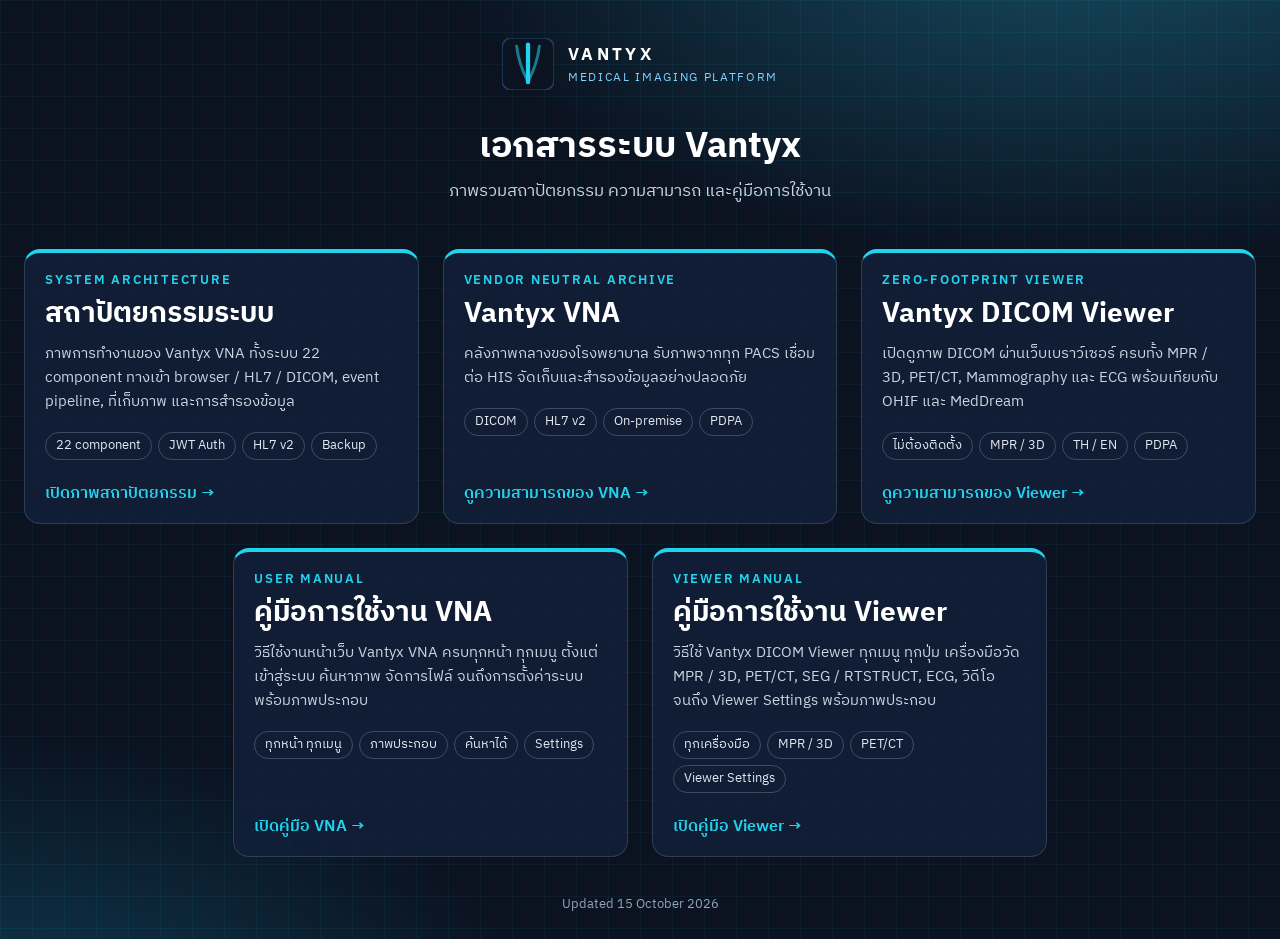
<file: index.html>
<!doctype html>
<html lang="th">
  <head>
    <meta charset="utf-8" />
    <meta name="viewport" content="width=device-width, initial-scale=1" />
    <title>Vantyx — เอกสารระบบ</title>
    <link rel="icon" type="image/svg+xml" href="favicon.svg" />
    <link rel="preconnect" href="https://fonts.googleapis.com" />
    <link rel="preconnect" href="https://fonts.gstatic.com" crossorigin />
    <link
      href="https://fonts.googleapis.com/css2?family=IBM+Plex+Sans+Thai:wght@400;500;600;700&family=IBM+Plex+Sans:wght@400;500;600;700&display=swap"
      rel="stylesheet"
    />
    <style>
      :root {
        --navy: #0b1220;
        --navy-2: #13203a;
        --teal: #0e7490;
        --cyan: #22d3ee;
        --text: #e2e8f0;
        --muted: #94a3b8;
        color-scheme: dark;
      }
      * {
        box-sizing: border-box;
      }
      html,
      body {
        margin: 0;
        min-height: 100%;
      }
      body {
        min-height: 100vh;
        display: flex;
        flex-direction: column;
        background:
          linear-gradient(rgba(34, 211, 238, 0.06) 1px, transparent 1px) 0 0 /
            32px 32px,
          linear-gradient(90deg, rgba(34, 211, 238, 0.06) 1px, transparent 1px)
            0 0 / 32px 32px,
          radial-gradient(
            1100px 600px at 85% -10%,
            #164e63 0%,
            transparent 60%
          ),
          radial-gradient(900px 500px at 0% 110%, #0e3a4f 0%, transparent 60%),
          var(--navy);
        color: var(--text);
        font-family:
          'IBM Plex Sans Thai', 'IBM Plex Sans', 'Segoe UI', Tahoma, sans-serif;
        line-height: 1.6;
        -webkit-font-smoothing: antialiased;
      }
      main {
        flex: 1;
        display: flex;
        flex-direction: column;
        align-items: center;
        justify-content: center;
        padding: 38px 24px;
        text-align: center;
      }
      .brand {
        display: inline-flex;
        align-items: center;
        gap: 14px;
        text-align: left;
      }
      .brand svg {
        width: 52px;
        height: 52px;
        flex: none;
      }
      .brand .name {
        font-family: 'IBM Plex Sans', sans-serif;
        font-weight: 700;
        letter-spacing: 0.2em;
        font-size: 17px;
        color: #fff;
      }
      .brand .tagline {
        font-size: 12px;
        letter-spacing: 0.14em;
        text-transform: uppercase;
        color: #7dd3fc;
      }
      h1 {
        margin: 34px 0 8px;
        font-size: 36px;
        line-height: 1.3;
        color: #fff;
        font-weight: 700;
      }
      .sub {
        margin: 0;
        color: #cbd5e1;
        font-size: 16.5px;
        max-width: 640px;
      }
      /* grid 6 คอลัมน์ การ์ดกว้าง 2 คอลัมน์ (≤ 400px) → แถวละ 3 ใบ
         แถวสองมี 2 ใบ: ใบที่ 4 เริ่มคอลัมน์ 2 ให้ทั้งแถวอยู่กลาง */
      .choices {
        display: grid;
        grid-template-columns: repeat(6, minmax(0, 188px));
        gap: 24px;
        margin-top: 44px;
        width: 100%;
        justify-content: center;
      }
      .choices > a.choice {
        grid-column: span 2;
      }
      .choices > a.choice:nth-child(4) {
        grid-column: 2 / span 2;
      }
      /* จอกลาง: แถวละ 2 ใบ ใบที่ 5 อยู่กลางแถวสุดท้าย */
      @media (max-width: 1100px) {
        .choices {
          grid-template-columns: repeat(4, minmax(0, 188px));
        }
        .choices > a.choice:nth-child(4) {
          grid-column: span 2;
        }
        .choices > a.choice:nth-child(5) {
          grid-column: 2 / span 2;
        }
      }
      a.choice {
        display: flex;
        flex-direction: column;
        text-align: left;
        text-decoration: none;
        color: inherit;
        padding: 16px 20px 16px;
        border-radius: 16px;
        background: rgba(19, 32, 58, 0.78);
        border: 1px solid rgba(148, 163, 184, 0.24);
        border-top: 4px solid var(--cyan);
        transition:
          transform 0.15s ease,
          border-color 0.15s ease,
          background 0.15s ease;
      }
      a.choice:hover,
      a.choice:focus-visible {
        transform: translateY(-3px);
        border-color: rgba(34, 211, 238, 0.6);
        background: rgba(22, 78, 99, 0.55);
        outline: none;
      }
      .choice .eyebrow {
        font-family: 'IBM Plex Sans', sans-serif;
        font-size: 12.5px;
        letter-spacing: 0.14em;
        text-transform: uppercase;
        color: var(--cyan);
        font-weight: 600;
      }
      .choice h2 {
        margin: 8px 0 10px;
        font-size: 28px;
        line-height: 1.25;
        color: #fff;
      }
      .choice p {
        margin: 0;
        color: #cbd5e1;
        font-size: 15px;
      }
      .chips {
        display: flex;
        flex-wrap: wrap;
        gap: 6px;
        margin: 18px 0 22px;
      }
      .chips span {
        font-size: 12.5px;
        padding: 3px 10px;
        border-radius: 999px;
        border: 1px solid rgba(148, 163, 184, 0.35);
        color: #e2e8f0;
      }
      .choice .go {
        margin-top: auto;
        font-weight: 600;
        color: var(--cyan);
        font-size: 15.5px;
      }
      .choice .go::after {
        content: ' →';
        transition: margin 0.15s ease;
      }
      a.choice:hover .go::after {
        margin-left: 4px;
      }
      footer {
        text-align: center;
        color: var(--muted);
        font-size: 12.5px;
        padding: 0 16px 24px;
      }
      @media (max-width: 760px) {
        main {
          padding: 36px 16px;
        }
        h1 {
          font-size: 28px;
        }
        .choices {
          grid-template-columns: 1fr;
          gap: 16px;
          margin-top: 32px;
        }
        .choices > a.choice,
        .choices > a.choice:nth-child(n) {
          grid-column: auto;
        }
        a.choice {
          padding: 24px 22px 22px;
        }
        .choice h2 {
          font-size: 24px;
        }
      }
    </style>
  </head>
  <body>
    <main>
      <div class="brand">
        <svg
          viewBox="0 0 32 32"
          xmlns="http://www.w3.org/2000/svg"
          role="img"
          aria-label="Vantyx"
        >
          <rect width="32" height="32" rx="6" fill="#0B1220" stroke="#1E3A5F" />
          <path
            d="M 16,27 Q 10.30,16.00 9,5"
            fill="none"
            stroke="#22D3EE"
            stroke-width="1.8"
            stroke-opacity="0.55"
            stroke-linecap="round"
          />
          <path
            d="M 16,27 Q 16.00,15.50 16,4"
            fill="none"
            stroke="#22D3EE"
            stroke-width="2.6"
            stroke-linecap="round"
          />
          <path
            d="M 16,27 Q 21.70,16.00 23,5"
            fill="none"
            stroke="#22D3EE"
            stroke-width="1.8"
            stroke-opacity="0.55"
            stroke-linecap="round"
          />
          <circle cx="16" cy="27" r="1.3" fill="#22D3EE" />
        </svg>
        <div>
          <div class="name">VANTYX</div>
          <div class="tagline">Medical Imaging Platform</div>
        </div>
      </div>

      <h1>เอกสารระบบ Vantyx</h1>
      <p class="sub">ภาพรวมสถาปัตยกรรม ความสามารถ และคู่มือการใช้งาน</p>

      <div class="choices">
        <a class="choice" href="vantyx-architecture.html">
          <span class="eyebrow">System Architecture</span>
          <h2>สถาปัตยกรรมระบบ</h2>
          <p>
            ภาพการทำงานของ Vantyx VNA ทั้งระบบ 22 component ทางเข้า browser /
            HL7 / DICOM, event pipeline, ที่เก็บภาพ และการสำรองข้อมูล
          </p>
          <div class="chips">
            <span>22 component</span><span>JWT Auth</span><span>HL7 v2</span
            ><span>Backup</span>
          </div>
          <span class="go">เปิดภาพสถาปัตยกรรม</span>
        </a>
        <a class="choice" href="vna_main_features.html">
          <span class="eyebrow">Vendor Neutral Archive</span>
          <h2>Vantyx VNA</h2>
          <p>
            คลังภาพกลางของโรงพยาบาล รับภาพจากทุก PACS เชื่อมต่อ HIS
            จัดเก็บและสำรองข้อมูลอย่างปลอดภัย
          </p>
          <div class="chips">
            <span>DICOM</span><span>HL7 v2</span><span>On-premise</span
            ><span>PDPA</span>
          </div>
          <span class="go">ดูความสามารถของ VNA</span>
        </a>
        <a class="choice" href="viewer_main_features.html">
          <span class="eyebrow">Zero-footprint Viewer</span>
          <h2>Vantyx DICOM Viewer</h2>
          <p>
            เปิดดูภาพ DICOM ผ่านเว็บเบราว์เซอร์ ครบทั้ง MPR / 3D, PET/CT,
            Mammography และ ECG พร้อมเทียบกับ OHIF และ MedDream
          </p>
          <div class="chips">
            <span>ไม่ต้องติดตั้ง</span><span>MPR / 3D</span><span>TH / EN</span
            ><span>PDPA</span>
          </div>
          <span class="go">ดูความสามารถของ Viewer</span>
        </a>
        <a class="choice" href="user_documentation/index.html">
          <span class="eyebrow">User Manual</span>
          <h2>คู่มือการใช้งาน VNA</h2>
          <p>
            วิธีใช้งานหน้าเว็บ Vantyx VNA ครบทุกหน้า ทุกเมนู ตั้งแต่เข้าสู่ระบบ
            ค้นหาภาพ จัดการไฟล์ จนถึงการตั้งค่าระบบ พร้อมภาพประกอบ
          </p>
          <div class="chips">
            <span>ทุกหน้า ทุกเมนู</span><span>ภาพประกอบ</span
            ><span>ค้นหาได้</span><span>Settings</span>
          </div>
          <span class="go">เปิดคู่มือ VNA</span>
        </a>
        <a class="choice" href="viewer_documentation/index.html">
          <span class="eyebrow">Viewer Manual</span>
          <h2>คู่มือการใช้งาน Viewer</h2>
          <p>
            วิธีใช้ Vantyx DICOM Viewer ทุกเมนู ทุกปุ่ม เครื่องมือวัด MPR / 3D,
            PET/CT, SEG / RTSTRUCT, ECG, วิดีโอ จนถึง Viewer Settings
            พร้อมภาพประกอบ
          </p>
          <div class="chips">
            <span>ทุกเครื่องมือ</span><span>MPR / 3D</span><span>PET/CT</span
            ><span>Viewer Settings</span>
          </div>
          <span class="go">เปิดคู่มือ Viewer</span>
        </a>
      </div>
    </main>
    <footer>Updated 15 October 2026</footer>
  </body>
</html>
</file>
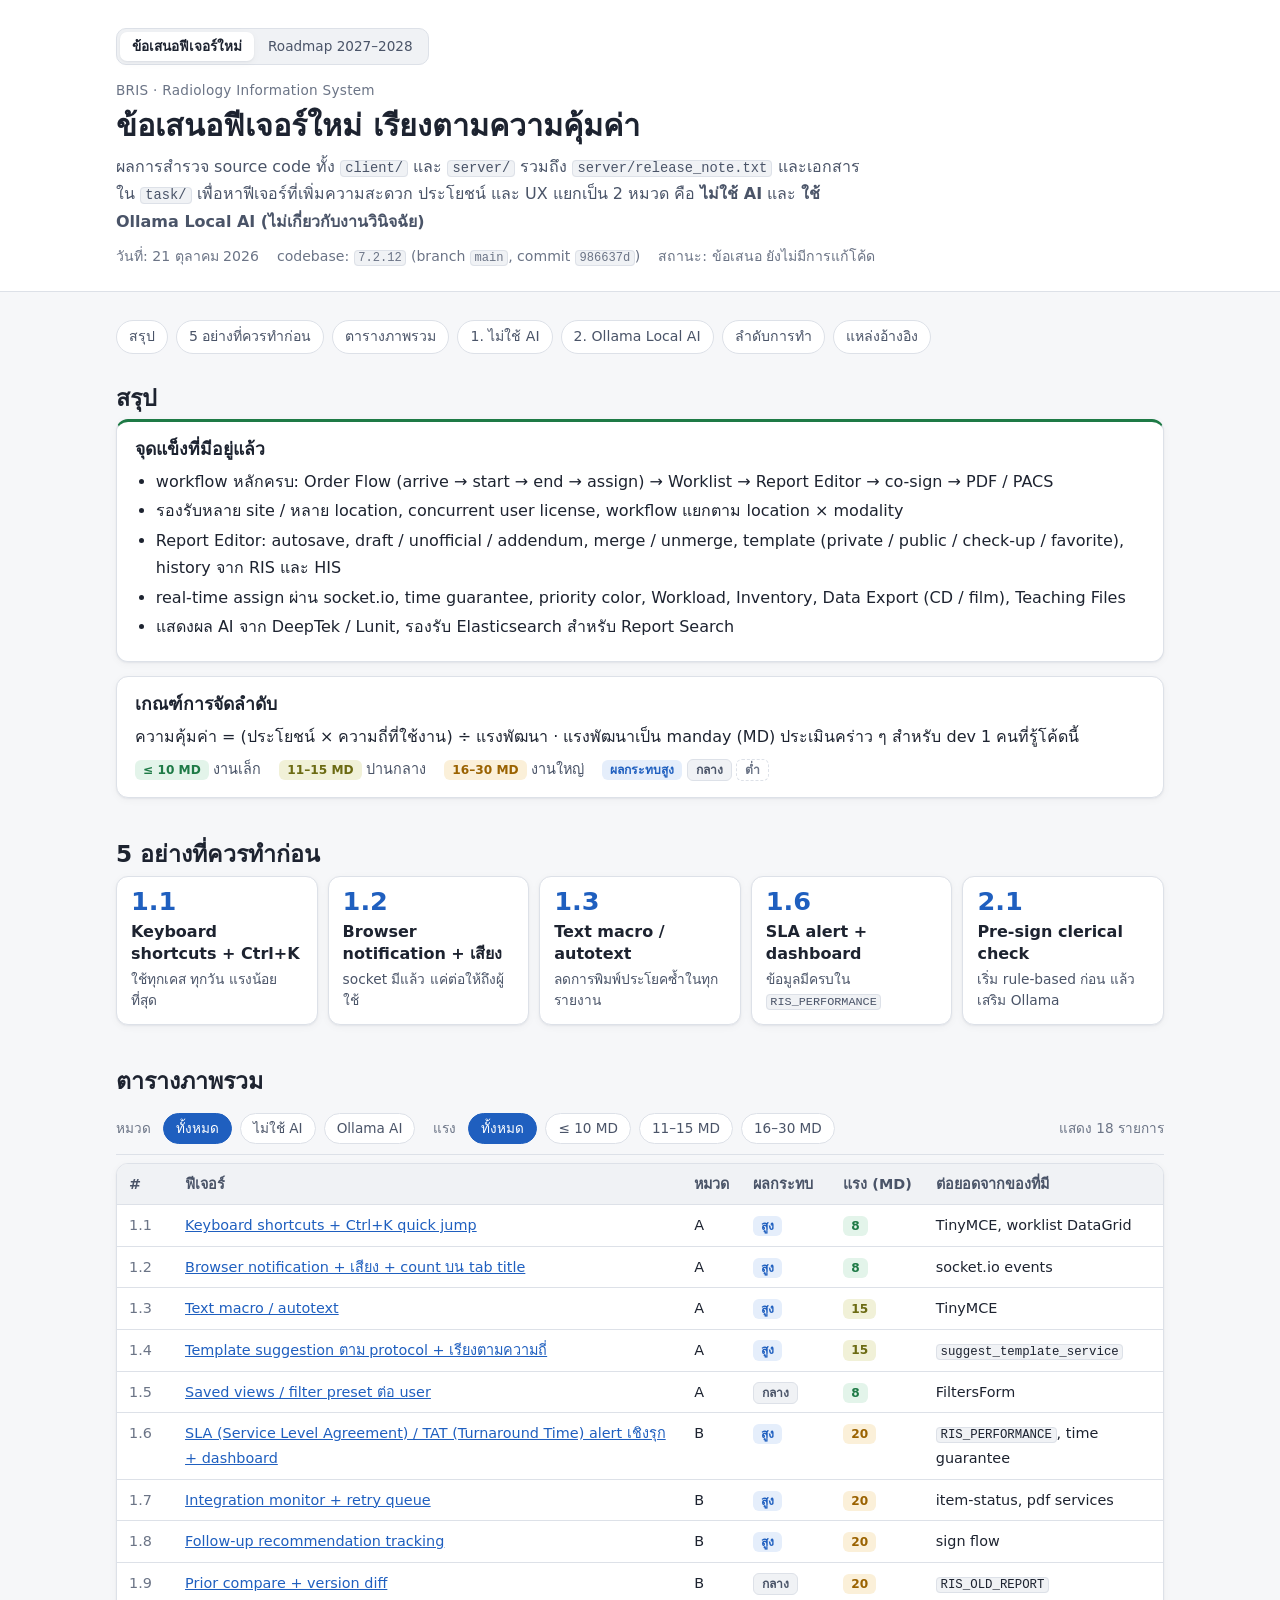
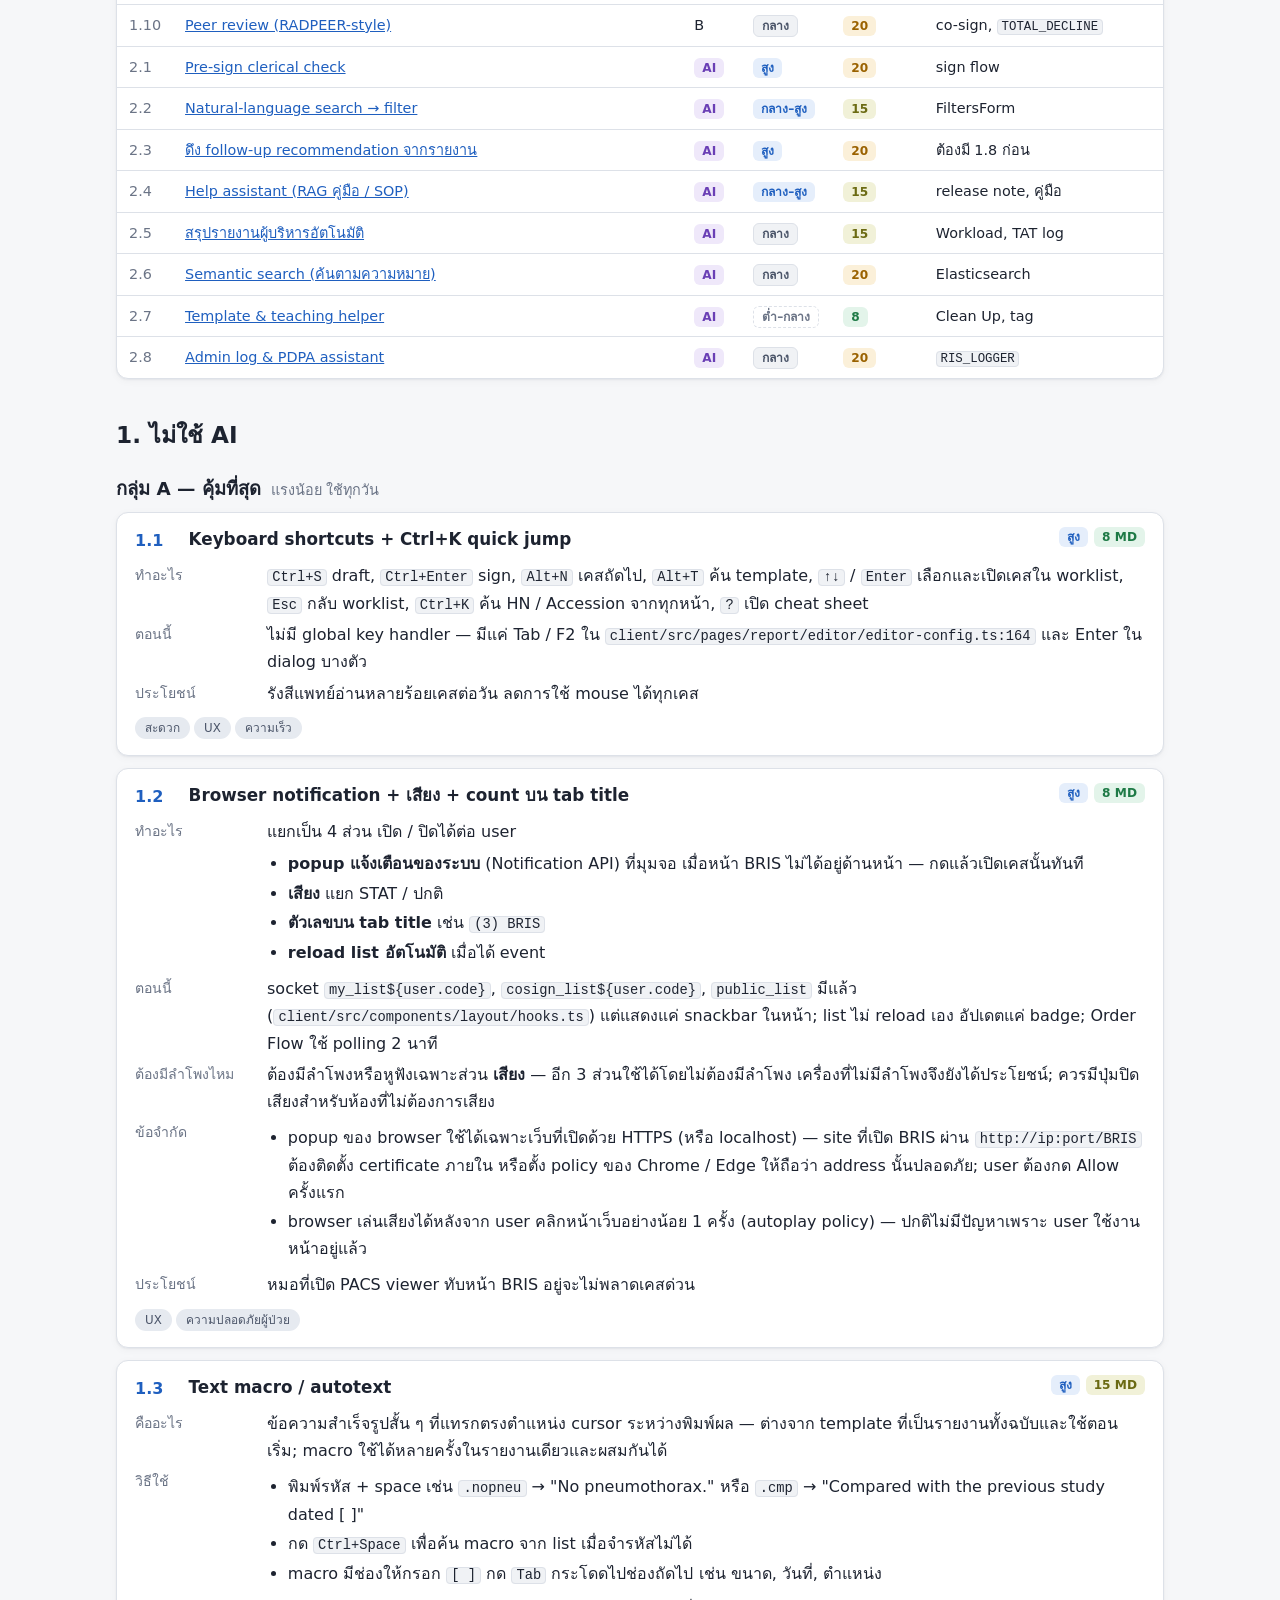
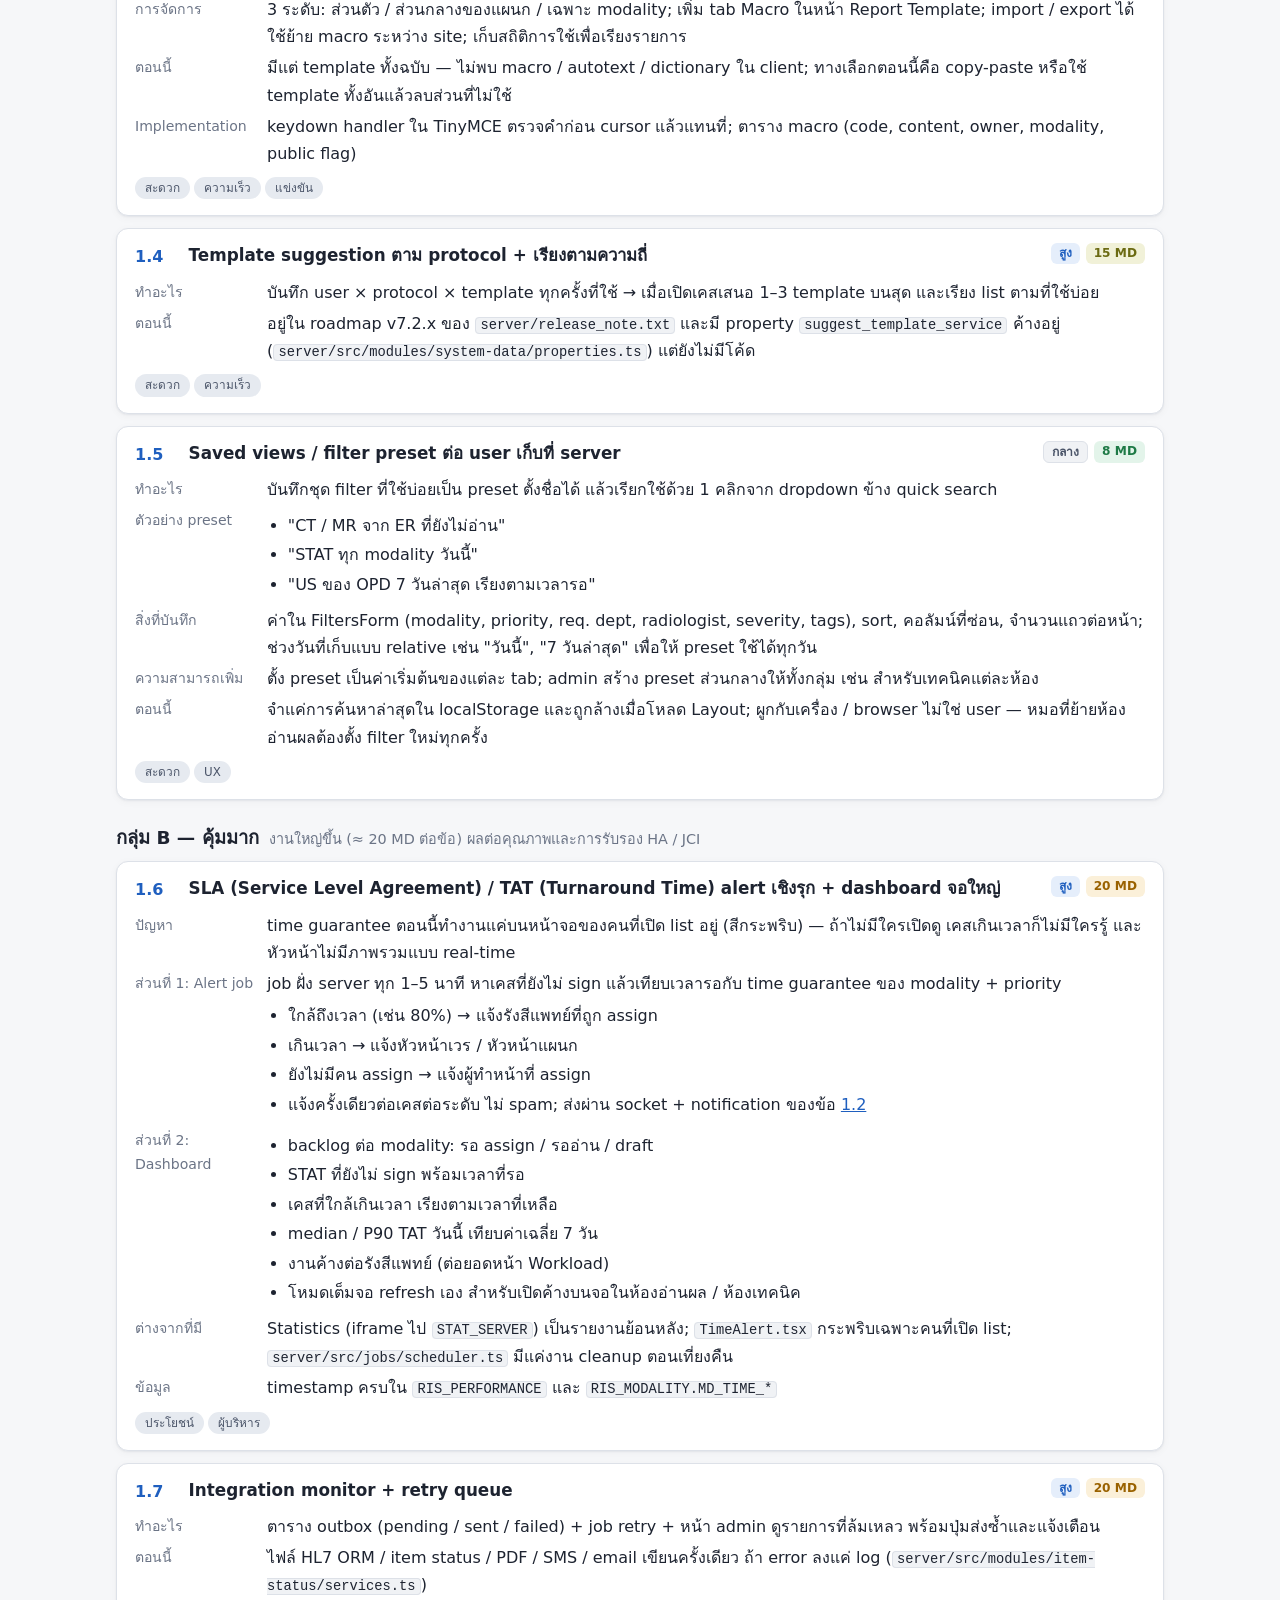
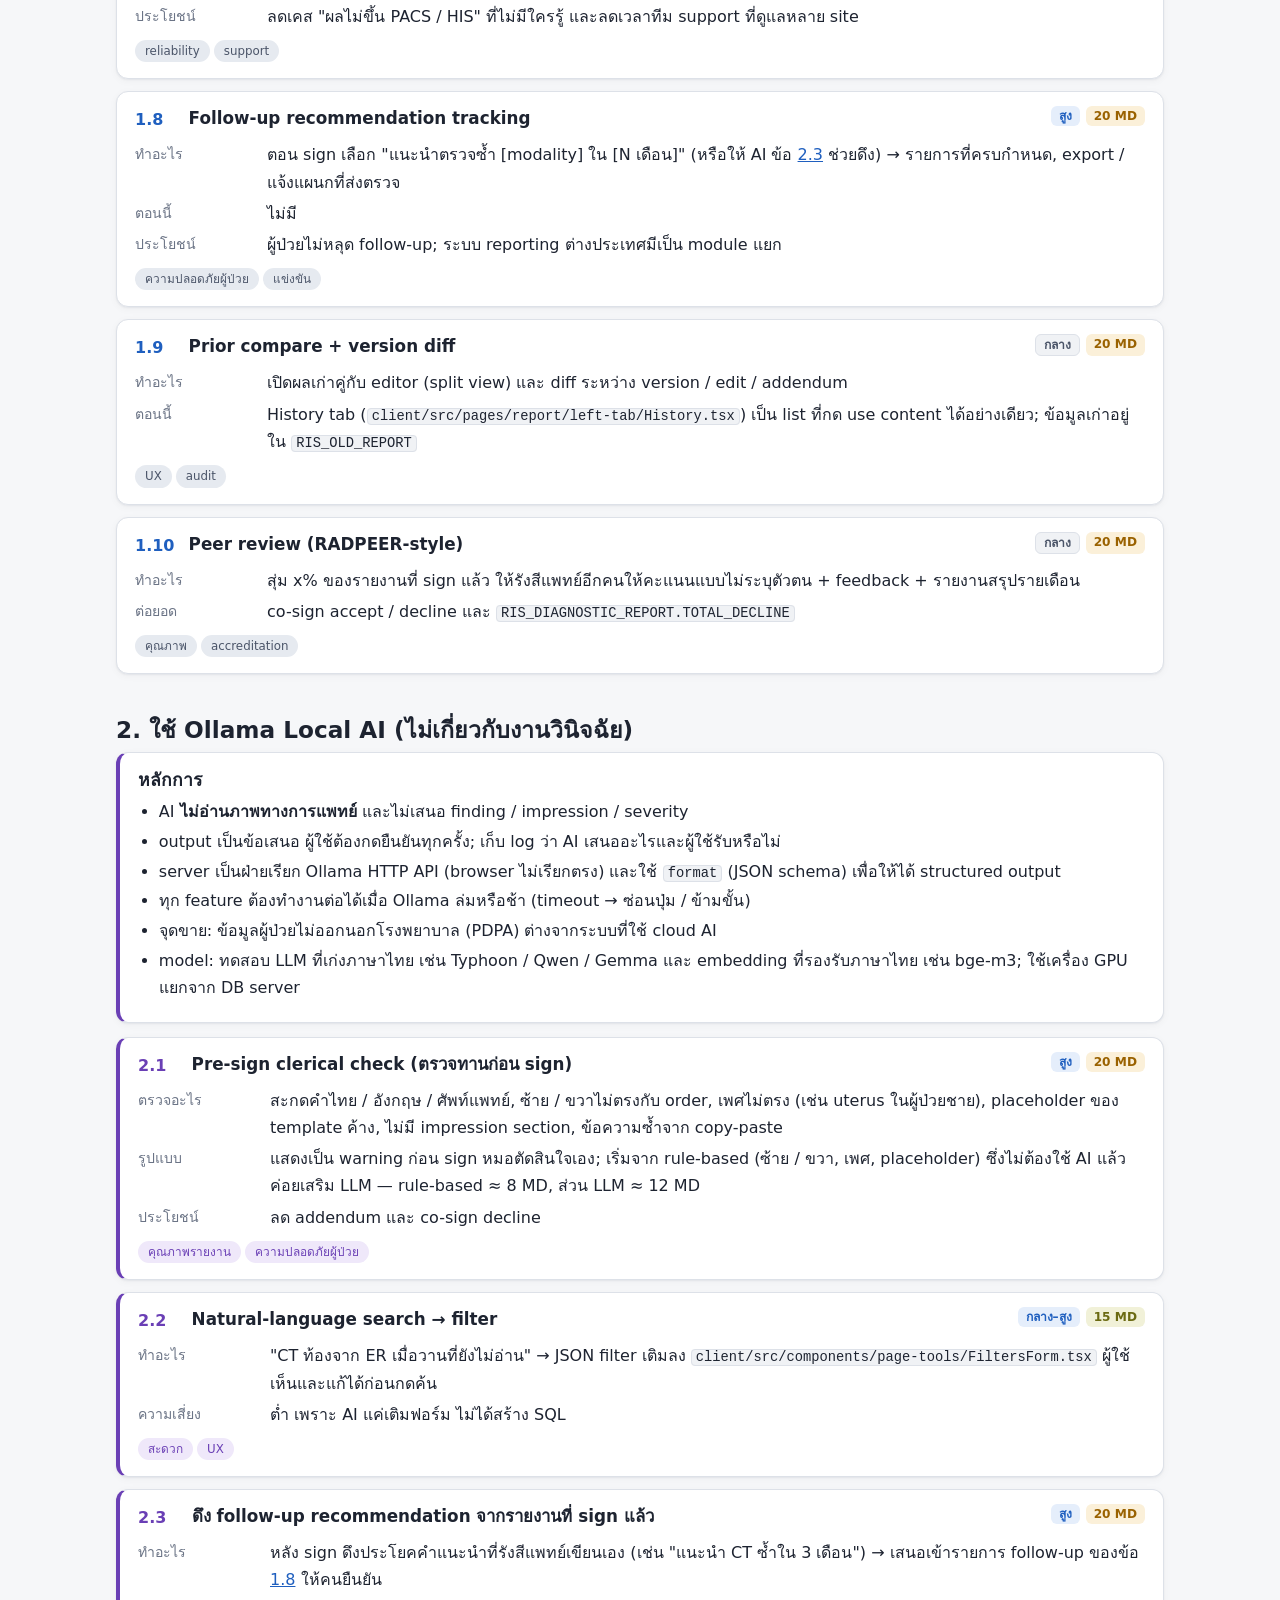
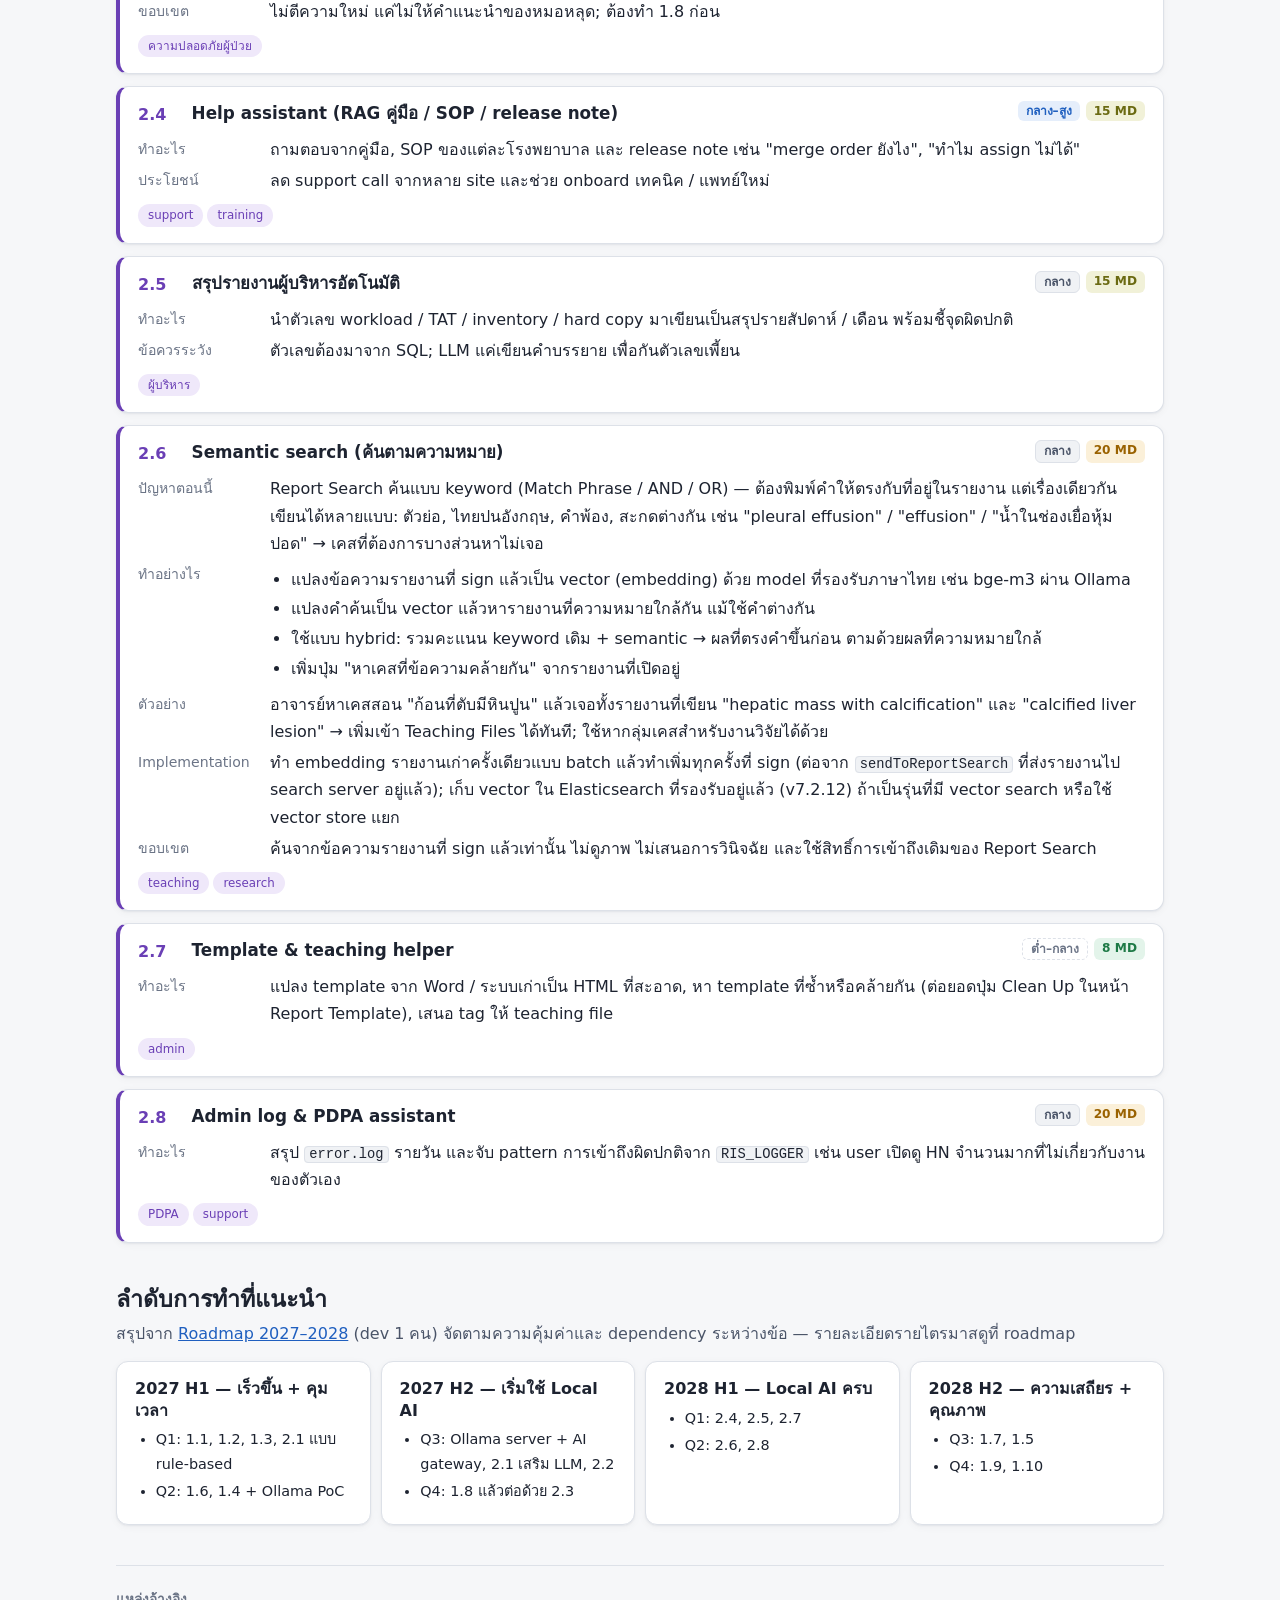
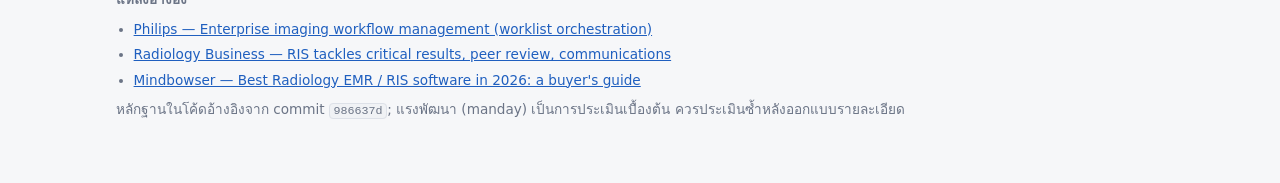
<file: new_features/index.html>
<!doctype html>
<html lang="th">
  <head>
    <meta charset="utf-8" />
    <meta name="viewport" content="width=device-width, initial-scale=1" />
    <title>BRIS New Features</title>
    <meta
      name="description"
      content="ข้อเสนอฟีเจอร์ใหม่ของ BRIS เรียงตามความคุ้มค่า แยกหมวดไม่ใช้ AI และใช้ Ollama Local AI (ไม่เกี่ยวกับงานวินิจฉัย)"
    />
    <style>
      :root {
        --bg: #f6f7f9;
        --surface: #ffffff;
        --surface-2: #f0f2f5;
        --text: #1d2330;
        --text-2: #4a5468;
        --muted: #6b7486;
        --border: #dde1e8;
        --chip: #e6eaf0;
        --accent: #1f5fbf;
        --accent-soft: #e5eefb;
        --ok: #1e7a46;
        --ok-soft: #e3f4ea;
        --warn: #9a6200;
        --warn-soft: #fbf0d9;
        --danger: #b3261e;
        --danger-soft: #fbe5e3;
        --ai: #6a3fb5;
        --ai-soft: #efe8fa;
        --shadow:
          0 1px 2px rgba(20, 30, 50, 0.06), 0 2px 8px rgba(20, 30, 50, 0.04);
      }

      * {
        box-sizing: border-box;
      }
      html {
        -webkit-text-size-adjust: 100%;
      }
      body {
        margin: 0;
        background: var(--bg);
        color: var(--text);
        font-family:
          'Leelawadee UI', 'Sarabun', 'Noto Sans Thai', 'IBM Plex Sans Thai',
          Tahoma, system-ui, sans-serif;
        font-size: 16px;
        line-height: 1.7;
      }
      code,
      .mono {
        font-family:
          'Cascadia Code', Consolas, 'SFMono-Regular', Menlo, monospace;
        font-size: 0.86em;
        background: var(--surface-2);
        border: 1px solid var(--border);
        border-radius: 4px;
        padding: 0 0.3em;
        overflow-wrap: anywhere;
      }
      a {
        color: var(--accent);
      }
      h1,
      h2,
      h3 {
        line-height: 1.35;
        margin: 0;
      }
      h2 {
        font-size: 1.45rem;
        margin-bottom: 0.4rem;
      }
      h3 {
        font-size: 1.1rem;
      }
      p {
        margin: 0.4rem 0;
      }
      ul {
        margin: 0.3rem 0;
        padding-left: 1.3rem;
      }
      ol {
        margin: 0.3rem 0;
        padding-left: 1.4rem;
      }
      li {
        margin: 0.15rem 0;
      }

      .wrap {
        max-width: 1080px;
        margin: 0 auto;
        padding: 0 16px 64px;
      }

      header.top {
        background: var(--surface);
        border-bottom: 1px solid var(--border);
        margin-bottom: 28px;
      }
      header.top .wrap {
        padding-top: 28px;
        padding-bottom: 22px;
      }
      nav.pages {
        display: inline-flex;
        flex-wrap: wrap;
        gap: 2px;
        padding: 3px;
        margin-bottom: 14px;
        background: var(--surface-2);
        border: 1px solid var(--border);
        border-radius: 10px;
      }
      nav.pages a {
        text-decoration: none;
        font-size: 0.85rem;
        color: var(--text-2);
        padding: 3px 12px;
        border-radius: 7px;
      }
      nav.pages a:hover {
        color: var(--accent);
      }
      nav.pages a[aria-current='page'] {
        background: var(--surface);
        color: var(--text);
        font-weight: 600;
        box-shadow: var(--shadow);
      }
      .eyebrow {
        color: var(--muted);
        font-size: 0.85rem;
        letter-spacing: 0.02em;
      }
      header.top h1 {
        font-size: 1.9rem;
        margin: 0.2rem 0 0.3rem;
      }
      header.top .lead {
        color: var(--text-2);
        max-width: 760px;
      }
      .meta {
        display: flex;
        flex-wrap: wrap;
        gap: 6px 18px;
        color: var(--muted);
        font-size: 0.88rem;
        margin-top: 10px;
      }

      nav.toc {
        display: flex;
        flex-wrap: wrap;
        gap: 8px;
        margin: 0 0 28px;
      }
      nav.toc a {
        text-decoration: none;
        background: var(--surface);
        border: 1px solid var(--border);
        color: var(--text-2);
        border-radius: 999px;
        padding: 4px 12px;
        font-size: 0.88rem;
      }
      nav.toc a:hover {
        border-color: var(--accent);
        color: var(--accent);
      }

      section {
        margin: 0 0 40px;
      }
      .section-intro {
        color: var(--text-2);
        margin-bottom: 14px;
      }

      .panel {
        background: var(--surface);
        border: 1px solid var(--border);
        border-radius: 12px;
        padding: 16px 18px;
        box-shadow: var(--shadow);
      }
      .panel h3 {
        margin-bottom: 0.35rem;
      }
      .panel.good {
        border-top: 3px solid var(--ok);
      }
      .panel.ai {
        border-left: 4px solid var(--ai);
      }

      .legend {
        display: flex;
        flex-wrap: wrap;
        gap: 8px 18px;
        font-size: 0.9rem;
        color: var(--text-2);
      }

      .badge {
        display: inline-block;
        font-size: 0.76rem;
        font-weight: 600;
        line-height: 1.5;
        border-radius: 6px;
        padding: 1px 8px;
        white-space: nowrap;
        vertical-align: middle;
      }
      .e-S {
        background: var(--ok-soft);
        color: var(--ok);
      }
      .e-SM {
        background: #f1f1d8;
        color: #6b6a12;
      }
      .e-M {
        background: var(--warn-soft);
        color: var(--warn);
      }
      .i-high {
        background: var(--accent-soft);
        color: var(--accent);
      }
      .i-mid {
        background: var(--surface-2);
        color: var(--text-2);
        border: 1px solid var(--border);
      }
      .i-low {
        background: transparent;
        color: var(--muted);
        border: 1px dashed var(--border);
      }
      .t-ai {
        background: var(--ai-soft);
        color: var(--ai);
      }
      .tag {
        display: inline-block;
        font-size: 0.74rem;
        font-weight: 500;
        color: var(--text-2);
        background: var(--chip);
        border-radius: 999px;
        padding: 1px 10px;
        margin: 0 4px 4px 0;
        white-space: nowrap;
      }
      .ai-card .tag {
        background: var(--ai-soft);
        color: var(--ai);
      }

      .top5 {
        display: grid;
        grid-template-columns: repeat(5, 1fr);
        gap: 10px;
        counter-reset: t5;
      }
      .top5 .panel {
        padding: 12px 14px;
        position: relative;
      }
      .top5 .num {
        font-size: 1.6rem;
        font-weight: 700;
        color: var(--accent);
        line-height: 1;
      }
      .top5 .ttl {
        font-weight: 600;
        margin: 6px 0 4px;
        line-height: 1.4;
      }
      .top5 .why {
        font-size: 0.86rem;
        color: var(--text-2);
        line-height: 1.5;
      }

      .filters {
        position: sticky;
        top: 0;
        z-index: 5;
        display: flex;
        flex-wrap: wrap;
        align-items: center;
        gap: 8px;
        background: var(--bg);
        padding: 10px 0;
        margin-bottom: 8px;
        border-bottom: 1px solid var(--border);
      }
      .filters .lbl {
        color: var(--muted);
        font-size: 0.85rem;
        margin-right: 4px;
      }
      .chip {
        font: inherit;
        font-size: 0.85rem;
        background: var(--surface);
        color: var(--text-2);
        border: 1px solid var(--border);
        border-radius: 999px;
        padding: 3px 12px;
        cursor: pointer;
      }
      .chip[aria-pressed='true'] {
        background: var(--accent);
        border-color: var(--accent);
        color: #fff;
      }
      .filters .count {
        margin-left: auto;
        color: var(--muted);
        font-size: 0.85rem;
      }

      .table-wrap {
        overflow-x: auto;
        background: var(--surface);
        border: 1px solid var(--border);
        border-radius: 12px;
        box-shadow: var(--shadow);
      }
      table {
        border-collapse: collapse;
        width: 100%;
        font-size: 0.9rem;
      }
      th,
      td {
        text-align: left;
        padding: 8px 12px;
        border-bottom: 1px solid var(--border);
        vertical-align: top;
      }
      th {
        background: var(--surface-2);
        color: var(--text-2);
        font-weight: 600;
        white-space: nowrap;
      }
      tr:last-child td {
        border-bottom: 0;
      }
      td.n {
        color: var(--muted);
        white-space: nowrap;
        font-variant-numeric: tabular-nums;
      }
      td.c {
        white-space: nowrap;
      }

      .group-head {
        display: flex;
        align-items: baseline;
        gap: 10px;
        flex-wrap: wrap;
        margin: 26px 0 10px;
      }
      .group-head h3 {
        font-size: 1.15rem;
      }
      .group-head span {
        color: var(--muted);
        font-size: 0.9rem;
      }

      .cards {
        display: grid;
        gap: 12px;
      }
      .card {
        background: var(--surface);
        border: 1px solid var(--border);
        border-radius: 12px;
        padding: 14px 18px 12px;
        box-shadow: var(--shadow);
      }
      .card.ai-card {
        border-left: 4px solid var(--ai);
      }
      .card-head {
        display: flex;
        align-items: flex-start;
        gap: 12px;
      }
      .card-head .no {
        font-weight: 700;
        color: var(--accent);
        min-width: 2.6em;
        font-variant-numeric: tabular-nums;
      }
      .ai-card .card-head .no {
        color: var(--ai);
      }
      .card-head h4 {
        margin: 0;
        font-size: 1.05rem;
        flex: 1;
        line-height: 1.45;
      }
      .card-head .badges {
        display: flex;
        gap: 6px;
        flex-wrap: wrap;
        justify-content: flex-end;
      }
      .card dl {
        margin: 8px 0 4px;
        display: grid;
        grid-template-columns: 7.5em 1fr;
        gap: 4px 12px;
      }
      .card dt {
        color: var(--muted);
        font-size: 0.88rem;
        padding-top: 2px;
      }
      .card dd {
        margin: 0;
      }
      .card .tags {
        margin-top: 6px;
      }

      .phases {
        display: grid;
        grid-template-columns: repeat(4, 1fr);
        gap: 10px;
      }
      .phases .panel h3 {
        font-size: 1rem;
      }
      .phases .panel p {
        font-size: 0.88rem;
        color: var(--text-2);
      }
      .phases ul {
        font-size: 0.9rem;
      }

      .hidden {
        display: none !important;
      }

      footer {
        color: var(--muted);
        font-size: 0.85rem;
        border-top: 1px solid var(--border);
        padding-top: 16px;
      }
      footer ul {
        padding-left: 1.1rem;
      }

      @media (max-width: 900px) {
        .top5 {
          grid-template-columns: repeat(2, 1fr);
        }
        .phases {
          grid-template-columns: 1fr 1fr;
        }
      }
      @media (max-width: 640px) {
        header.top h1 {
          font-size: 1.5rem;
        }
        .phases,
        .top5 {
          grid-template-columns: 1fr;
        }
        .card dl {
          grid-template-columns: 1fr;
          gap: 0;
        }
        .card dt {
          margin-top: 6px;
        }
        .card-head {
          flex-wrap: wrap;
        }
        .card-head .badges {
          width: 100%;
          justify-content: flex-start;
          padding-left: calc(2.6em + 12px);
        }
      }
      @media print {
        body {
          background: #fff;
          color: #000;
          font-size: 12pt;
        }
        .filters,
        nav.pages,
        nav.toc {
          display: none !important;
        }
        .card,
        .panel {
          box-shadow: none;
          break-inside: avoid;
        }
        .hidden {
          display: revert !important;
        }
        tr.hidden {
          display: table-row !important;
        }
        header.top {
          border: 0;
        }
      }
    </style>
  </head>
  <body>
    <header class="top">
      <div class="wrap">
        <nav class="pages" aria-label="เอกสาร">
          <a href="index.html" aria-current="page">ข้อเสนอฟีเจอร์ใหม่</a>
          <a href="bris_2027_2028_features_roadmap.html">Roadmap 2027–2028</a>
        </nav>
        <div class="eyebrow">BRIS · Radiology Information System</div>
        <h1>ข้อเสนอฟีเจอร์ใหม่ เรียงตามความคุ้มค่า</h1>
        <p class="lead">
          ผลการสำรวจ source code ทั้ง <code>client/</code> และ
          <code>server/</code> รวมถึง
          <code>server/release_note.txt</code> และเอกสารใน
          <code>task/</code> เพื่อหาฟีเจอร์ที่เพิ่มความสะดวก ประโยชน์ และ UX
          แยกเป็น 2 หมวด คือ <strong>ไม่ใช้ AI</strong> และ
          <strong>ใช้ Ollama Local AI (ไม่เกี่ยวกับงานวินิจฉัย)</strong>
        </p>
        <div class="meta">
          <span>วันที่: 21 ตุลาคม 2026</span>
          <span
            >codebase: <code>7.2.12</code> (branch <code>main</code>, commit
            <code>986637d</code>)</span
          >
          <span>สถานะ: ข้อเสนอ ยังไม่มีการแก้โค้ด</span>
        </div>
      </div>
    </header>

    <main class="wrap">
      <nav class="toc" aria-label="สารบัญ">
        <a href="#summary">สรุป</a>
        <a href="#top5">5 อย่างที่ควรทำก่อน</a>
        <a href="#overview">ตารางภาพรวม</a>
        <a href="#noai">1. ไม่ใช้ AI</a>
        <a href="#ai">2. Ollama Local AI</a>
        <a href="#phases">ลำดับการทำ</a>
        <a href="#sources">แหล่งอ้างอิง</a>
      </nav>

      <!-- ================= SUMMARY ================= -->
      <section id="summary">
        <h2>สรุป</h2>
        <div class="panel good">
          <h3>จุดแข็งที่มีอยู่แล้ว</h3>
          <ul>
            <li>
              workflow หลักครบ: Order Flow (arrive → start → end → assign) →
              Worklist → Report Editor → co-sign → PDF / PACS
            </li>
            <li>
              รองรับหลาย site / หลาย location, concurrent user license, workflow
              แยกตาม location × modality
            </li>
            <li>
              Report Editor: autosave, draft / unofficial / addendum, merge /
              unmerge, template (private / public / check-up / favorite),
              history จาก RIS และ HIS
            </li>
            <li>
              real-time assign ผ่าน socket.io, time guarantee, priority color,
              Workload, Inventory, Data Export (CD / film), Teaching Files
            </li>
            <li>
              แสดงผล AI จาก DeepTek / Lunit, รองรับ Elasticsearch สำหรับ Report
              Search
            </li>
          </ul>
        </div>
        <div class="panel" style="margin-top: 14px">
          <h3>เกณฑ์การจัดลำดับ</h3>
          <p>
            ความคุ้มค่า = (ประโยชน์ × ความถี่ที่ใช้งาน) ÷ แรงพัฒนา ·
            แรงพัฒนาเป็น manday (MD) ประเมินคร่าว ๆ สำหรับ dev 1 คนที่รู้โค้ดนี้
          </p>
          <div class="legend">
            <span><span class="badge e-S">≤ 10 MD</span> งานเล็ก</span>
            <span><span class="badge e-SM">11–15 MD</span> ปานกลาง</span>
            <span><span class="badge e-M">16–30 MD</span> งานใหญ่</span>
            <span
              ><span class="badge i-high">ผลกระทบสูง</span>
              <span class="badge i-mid">กลาง</span>
              <span class="badge i-low">ต่ำ</span></span
            >
          </div>
        </div>
      </section>

      <!-- ================= TOP 5 ================= -->
      <section id="top5">
        <h2>5 อย่างที่ควรทำก่อน</h2>
        <div class="top5">
          <div class="panel">
            <div class="num">1.1</div>
            <div class="ttl">Keyboard shortcuts + Ctrl+K</div>
            <div class="why">ใช้ทุกเคส ทุกวัน แรงน้อยที่สุด</div>
          </div>
          <div class="panel">
            <div class="num">1.2</div>
            <div class="ttl">Browser notification + เสียง</div>
            <div class="why">socket มีแล้ว แค่ต่อให้ถึงผู้ใช้</div>
          </div>
          <div class="panel">
            <div class="num">1.3</div>
            <div class="ttl">Text macro / autotext</div>
            <div class="why">ลดการพิมพ์ประโยคซ้ำในทุกรายงาน</div>
          </div>
          <div class="panel">
            <div class="num">1.6</div>
            <div class="ttl">SLA alert + dashboard</div>
            <div class="why">ข้อมูลมีครบใน <code>RIS_PERFORMANCE</code></div>
          </div>
          <div class="panel">
            <div class="num">2.1</div>
            <div class="ttl">Pre-sign clerical check</div>
            <div class="why">เริ่ม rule-based ก่อน แล้วเสริม Ollama</div>
          </div>
        </div>
      </section>

      <!-- ================= OVERVIEW TABLE ================= -->
      <section id="overview">
        <h2>ตารางภาพรวม</h2>
        <div class="filters" role="toolbar" aria-label="ตัวกรอง">
          <span class="lbl">หมวด</span>
          <button
            class="chip"
            type="button"
            data-f-cat="all"
            aria-pressed="true"
          >
            ทั้งหมด
          </button>
          <button
            class="chip"
            type="button"
            data-f-cat="noai"
            aria-pressed="false"
          >
            ไม่ใช้ AI
          </button>
          <button
            class="chip"
            type="button"
            data-f-cat="ai"
            aria-pressed="false"
          >
            Ollama AI
          </button>
          <span class="lbl" style="margin-left: 10px">แรง</span>
          <button
            class="chip"
            type="button"
            data-f-eff="all"
            aria-pressed="true"
          >
            ทั้งหมด
          </button>
          <button
            class="chip"
            type="button"
            data-f-eff="S"
            aria-pressed="false"
          >
            ≤ 10 MD
          </button>
          <button
            class="chip"
            type="button"
            data-f-eff="SM"
            aria-pressed="false"
          >
            11–15 MD
          </button>
          <button
            class="chip"
            type="button"
            data-f-eff="M"
            aria-pressed="false"
          >
            16–30 MD
          </button>
          <span class="count" id="filterCount"></span>
        </div>
        <div class="table-wrap">
          <table>
            <thead>
              <tr>
                <th>#</th>
                <th>ฟีเจอร์</th>
                <th>หมวด</th>
                <th>ผลกระทบ</th>
                <th>แรง (MD)</th>
                <th>ต่อยอดจากของที่มี</th>
              </tr>
            </thead>
            <tbody>
              <tr data-cat="noai" data-eff="S">
                <td class="n">1.1</td>
                <td>
                  <a href="#f1-1">Keyboard shortcuts + Ctrl+K quick jump</a>
                </td>
                <td class="c">A</td>
                <td><span class="badge i-high">สูง</span></td>
                <td><span class="badge e-S">8</span></td>
                <td>TinyMCE, worklist DataGrid</td>
              </tr>
              <tr data-cat="noai" data-eff="S">
                <td class="n">1.2</td>
                <td>
                  <a href="#f1-2"
                    >Browser notification + เสียง + count บน tab title</a
                  >
                </td>
                <td class="c">A</td>
                <td><span class="badge i-high">สูง</span></td>
                <td><span class="badge e-S">8</span></td>
                <td>socket.io events</td>
              </tr>
              <tr data-cat="noai" data-eff="SM">
                <td class="n">1.3</td>
                <td><a href="#f1-3">Text macro / autotext</a></td>
                <td class="c">A</td>
                <td><span class="badge i-high">สูง</span></td>
                <td><span class="badge e-SM">15</span></td>
                <td>TinyMCE</td>
              </tr>
              <tr data-cat="noai" data-eff="SM">
                <td class="n">1.4</td>
                <td>
                  <a href="#f1-4"
                    >Template suggestion ตาม protocol + เรียงตามความถี่</a
                  >
                </td>
                <td class="c">A</td>
                <td><span class="badge i-high">สูง</span></td>
                <td><span class="badge e-SM">15</span></td>
                <td><code>suggest_template_service</code></td>
              </tr>
              <tr data-cat="noai" data-eff="S">
                <td class="n">1.5</td>
                <td>
                  <a href="#f1-5">Saved views / filter preset ต่อ user</a>
                </td>
                <td class="c">A</td>
                <td><span class="badge i-mid">กลาง</span></td>
                <td><span class="badge e-S">8</span></td>
                <td>FiltersForm</td>
              </tr>
              <tr data-cat="noai" data-eff="M">
                <td class="n">1.6</td>
                <td>
                  <a href="#f1-6"
                    >SLA (Service Level Agreement) / TAT (Turnaround Time) alert
                    เชิงรุก + dashboard</a
                  >
                </td>
                <td class="c">B</td>
                <td><span class="badge i-high">สูง</span></td>
                <td><span class="badge e-M">20</span></td>
                <td><code>RIS_PERFORMANCE</code>, time guarantee</td>
              </tr>
              <tr data-cat="noai" data-eff="M">
                <td class="n">1.7</td>
                <td><a href="#f1-7">Integration monitor + retry queue</a></td>
                <td class="c">B</td>
                <td><span class="badge i-high">สูง</span></td>
                <td><span class="badge e-M">20</span></td>
                <td>item-status, pdf services</td>
              </tr>
              <tr data-cat="noai" data-eff="M">
                <td class="n">1.8</td>
                <td><a href="#f1-8">Follow-up recommendation tracking</a></td>
                <td class="c">B</td>
                <td><span class="badge i-high">สูง</span></td>
                <td><span class="badge e-M">20</span></td>
                <td>sign flow</td>
              </tr>
              <tr data-cat="noai" data-eff="M">
                <td class="n">1.9</td>
                <td><a href="#f1-9">Prior compare + version diff</a></td>
                <td class="c">B</td>
                <td><span class="badge i-mid">กลาง</span></td>
                <td><span class="badge e-M">20</span></td>
                <td><code>RIS_OLD_REPORT</code></td>
              </tr>
              <tr data-cat="noai" data-eff="M">
                <td class="n">1.10</td>
                <td><a href="#f1-10">Peer review (RADPEER-style)</a></td>
                <td class="c">B</td>
                <td><span class="badge i-mid">กลาง</span></td>
                <td><span class="badge e-M">20</span></td>
                <td>co-sign, <code>TOTAL_DECLINE</code></td>
              </tr>
              <tr data-cat="ai" data-eff="M">
                <td class="n">2.1</td>
                <td><a href="#f2-1">Pre-sign clerical check</a></td>
                <td class="c"><span class="badge t-ai">AI</span></td>
                <td><span class="badge i-high">สูง</span></td>
                <td><span class="badge e-M">20</span></td>
                <td>sign flow</td>
              </tr>
              <tr data-cat="ai" data-eff="SM">
                <td class="n">2.2</td>
                <td><a href="#f2-2">Natural-language search → filter</a></td>
                <td class="c"><span class="badge t-ai">AI</span></td>
                <td><span class="badge i-high">กลาง–สูง</span></td>
                <td><span class="badge e-SM">15</span></td>
                <td>FiltersForm</td>
              </tr>
              <tr data-cat="ai" data-eff="M">
                <td class="n">2.3</td>
                <td>
                  <a href="#f2-3">ดึง follow-up recommendation จากรายงาน</a>
                </td>
                <td class="c"><span class="badge t-ai">AI</span></td>
                <td><span class="badge i-high">สูง</span></td>
                <td><span class="badge e-M">20</span></td>
                <td>ต้องมี 1.8 ก่อน</td>
              </tr>
              <tr data-cat="ai" data-eff="SM">
                <td class="n">2.4</td>
                <td><a href="#f2-4">Help assistant (RAG คู่มือ / SOP)</a></td>
                <td class="c"><span class="badge t-ai">AI</span></td>
                <td><span class="badge i-high">กลาง–สูง</span></td>
                <td><span class="badge e-SM">15</span></td>
                <td>release note, คู่มือ</td>
              </tr>
              <tr data-cat="ai" data-eff="SM">
                <td class="n">2.5</td>
                <td><a href="#f2-5">สรุปรายงานผู้บริหารอัตโนมัติ</a></td>
                <td class="c"><span class="badge t-ai">AI</span></td>
                <td><span class="badge i-mid">กลาง</span></td>
                <td><span class="badge e-SM">15</span></td>
                <td>Workload, TAT log</td>
              </tr>
              <tr data-cat="ai" data-eff="M">
                <td class="n">2.6</td>
                <td><a href="#f2-6">Semantic search (ค้นตามความหมาย)</a></td>
                <td class="c"><span class="badge t-ai">AI</span></td>
                <td><span class="badge i-mid">กลาง</span></td>
                <td><span class="badge e-M">20</span></td>
                <td>Elasticsearch</td>
              </tr>
              <tr data-cat="ai" data-eff="S">
                <td class="n">2.7</td>
                <td><a href="#f2-7">Template &amp; teaching helper</a></td>
                <td class="c"><span class="badge t-ai">AI</span></td>
                <td><span class="badge i-low">ต่ำ–กลาง</span></td>
                <td><span class="badge e-S">8</span></td>
                <td>Clean Up, tag</td>
              </tr>
              <tr data-cat="ai" data-eff="M">
                <td class="n">2.8</td>
                <td><a href="#f2-8">Admin log &amp; PDPA assistant</a></td>
                <td class="c"><span class="badge t-ai">AI</span></td>
                <td><span class="badge i-mid">กลาง</span></td>
                <td><span class="badge e-M">20</span></td>
                <td><code>RIS_LOGGER</code></td>
              </tr>
            </tbody>
          </table>
        </div>
      </section>

      <!-- ================= 1. NO AI ================= -->
      <section id="noai">
        <h2>1. ไม่ใช้ AI</h2>

        <div class="group-head">
          <h3>กลุ่ม A — คุ้มที่สุด</h3>
          <span>แรงน้อย ใช้ทุกวัน</span>
        </div>
        <div class="cards">
          <article class="card" id="f1-1" data-cat="noai" data-eff="S">
            <div class="card-head">
              <span class="no">1.1</span>
              <h4>Keyboard shortcuts + Ctrl+K quick jump</h4>
              <div class="badges">
                <span class="badge i-high">สูง</span
                ><span class="badge e-S">8 MD</span>
              </div>
            </div>
            <dl>
              <dt>ทำอะไร</dt>
              <dd>
                <code>Ctrl+S</code> draft, <code>Ctrl+Enter</code> sign,
                <code>Alt+N</code> เคสถัดไป, <code>Alt+T</code> ค้น template,
                <code>↑↓</code> / <code>Enter</code> เลือกและเปิดเคสใน worklist,
                <code>Esc</code> กลับ worklist, <code>Ctrl+K</code> ค้น HN /
                Accession จากทุกหน้า, <code>?</code> เปิด cheat sheet
              </dd>
              <dt>ตอนนี้</dt>
              <dd>
                ไม่มี global key handler — มีแค่ Tab / F2 ใน
                <code>client/src/pages/report/editor/editor-config.ts:164</code>
                และ Enter ใน dialog บางตัว
              </dd>
              <dt>ประโยชน์</dt>
              <dd>รังสีแพทย์อ่านหลายร้อยเคสต่อวัน ลดการใช้ mouse ได้ทุกเคส</dd>
            </dl>
            <div class="tags">
              <span class="tag">สะดวก</span><span class="tag">UX</span
              ><span class="tag">ความเร็ว</span>
            </div>
          </article>

          <article class="card" id="f1-2" data-cat="noai" data-eff="S">
            <div class="card-head">
              <span class="no">1.2</span>
              <h4>Browser notification + เสียง + count บน tab title</h4>
              <div class="badges">
                <span class="badge i-high">สูง</span
                ><span class="badge e-S">8 MD</span>
              </div>
            </div>
            <dl>
              <dt>ทำอะไร</dt>
              <dd>
                แยกเป็น 4 ส่วน เปิด / ปิดได้ต่อ user
                <ul>
                  <li>
                    <strong>popup แจ้งเตือนของระบบ</strong> (Notification API)
                    ที่มุมจอ เมื่อหน้า BRIS ไม่ได้อยู่ด้านหน้า —
                    กดแล้วเปิดเคสนั้นทันที
                  </li>
                  <li><strong>เสียง</strong> แยก STAT / ปกติ</li>
                  <li>
                    <strong>ตัวเลขบน tab title</strong> เช่น
                    <code>(3) BRIS</code>
                  </li>
                  <li><strong>reload list อัตโนมัติ</strong> เมื่อได้ event</li>
                </ul>
              </dd>
              <dt>ตอนนี้</dt>
              <dd>
                socket <code>my_list${user.code}</code>,
                <code>cosign_list${user.code}</code>,
                <code>public_list</code> มีแล้ว
                (<code>client/src/components/layout/hooks.ts</code>) แต่แสดงแค่
                snackbar ในหน้า; list ไม่ reload เอง อัปเดตแค่ badge; Order Flow
                ใช้ polling 2 นาที
              </dd>
              <dt>ต้องมีลำโพงไหม</dt>
              <dd>
                ต้องมีลำโพงหรือหูฟังเฉพาะส่วน <strong>เสียง</strong> — อีก 3
                ส่วนใช้ได้โดยไม่ต้องมีลำโพง
                เครื่องที่ไม่มีลำโพงจึงยังได้ประโยชน์;
                ควรมีปุ่มปิดเสียงสำหรับห้องที่ไม่ต้องการเสียง
              </dd>
              <dt>ข้อจำกัด</dt>
              <dd>
                <ul>
                  <li>
                    popup ของ browser ใช้ได้เฉพาะเว็บที่เปิดด้วย HTTPS (หรือ
                    localhost) — site ที่เปิด BRIS ผ่าน
                    <code>http://ip:port/BRIS</code> ต้องติดตั้ง certificate
                    ภายใน หรือตั้ง policy ของ Chrome / Edge ให้ถือว่า address
                    นั้นปลอดภัย; user ต้องกด Allow ครั้งแรก
                  </li>
                  <li>
                    browser เล่นเสียงได้หลังจาก user คลิกหน้าเว็บอย่างน้อย 1
                    ครั้ง (autoplay policy) — ปกติไม่มีปัญหาเพราะ user
                    ใช้งานหน้าอยู่แล้ว
                  </li>
                </ul>
              </dd>
              <dt>ประโยชน์</dt>
              <dd>หมอที่เปิด PACS viewer ทับหน้า BRIS อยู่จะไม่พลาดเคสด่วน</dd>
            </dl>
            <div class="tags">
              <span class="tag">UX</span
              ><span class="tag">ความปลอดภัยผู้ป่วย</span>
            </div>
          </article>

          <article class="card" id="f1-3" data-cat="noai" data-eff="SM">
            <div class="card-head">
              <span class="no">1.3</span>
              <h4>Text macro / autotext</h4>
              <div class="badges">
                <span class="badge i-high">สูง</span
                ><span class="badge e-SM">15 MD</span>
              </div>
            </div>
            <dl>
              <dt>คืออะไร</dt>
              <dd>
                ข้อความสำเร็จรูปสั้น ๆ ที่แทรกตรงตำแหน่ง cursor ระหว่างพิมพ์ผล —
                ต่างจาก template ที่เป็นรายงานทั้งฉบับและใช้ตอนเริ่ม; macro
                ใช้ได้หลายครั้งในรายงานเดียวและผสมกันได้
              </dd>
              <dt>วิธีใช้</dt>
              <dd>
                <ul>
                  <li>
                    พิมพ์รหัส + space เช่น <code>.nopneu</code> → "No
                    pneumothorax." หรือ <code>.cmp</code> → "Compared with the
                    previous study dated [ ]"
                  </li>
                  <li>
                    กด <code>Ctrl+Space</code> เพื่อค้น macro จาก list
                    เมื่อจำรหัสไม่ได้
                  </li>
                  <li>
                    macro มีช่องให้กรอก <code>[ ]</code> กด <code>Tab</code>
                    กระโดดไปช่องถัดไป เช่น ขนาด, วันที่, ตำแหน่ง
                  </li>
                </ul>
              </dd>
              <dt>การจัดการ</dt>
              <dd>
                3 ระดับ: ส่วนตัว / ส่วนกลางของแผนก / เฉพาะ modality; เพิ่ม tab
                Macro ในหน้า Report Template; import / export ได้ ใช้ย้าย macro
                ระหว่าง site; เก็บสถิติการใช้เพื่อเรียงรายการ
              </dd>
              <dt>ตอนนี้</dt>
              <dd>
                มีแต่ template ทั้งฉบับ — ไม่พบ macro / autotext / dictionary ใน
                client; ทางเลือกตอนนี้คือ copy-paste หรือใช้ template
                ทั้งอันแล้วลบส่วนที่ไม่ใช้
              </dd>
              <dt>Implementation</dt>
              <dd>
                keydown handler ใน TinyMCE ตรวจคำก่อน cursor แล้วแทนที่; ตาราง
                macro (code, content, owner, modality, public flag)
              </dd>
            </dl>
            <div class="tags">
              <span class="tag">สะดวก</span><span class="tag">ความเร็ว</span
              ><span class="tag">แข่งขัน</span>
            </div>
          </article>

          <article class="card" id="f1-4" data-cat="noai" data-eff="SM">
            <div class="card-head">
              <span class="no">1.4</span>
              <h4>Template suggestion ตาม protocol + เรียงตามความถี่</h4>
              <div class="badges">
                <span class="badge i-high">สูง</span
                ><span class="badge e-SM">15 MD</span>
              </div>
            </div>
            <dl>
              <dt>ทำอะไร</dt>
              <dd>
                บันทึก user × protocol × template ทุกครั้งที่ใช้ →
                เมื่อเปิดเคสเสนอ 1–3 template บนสุด และเรียง list ตามที่ใช้บ่อย
              </dd>
              <dt>ตอนนี้</dt>
              <dd>
                อยู่ใน roadmap v7.2.x ของ
                <code>server/release_note.txt</code> และมี property
                <code>suggest_template_service</code> ค้างอยู่
                (<code>server/src/modules/system-data/properties.ts</code>)
                แต่ยังไม่มีโค้ด
              </dd>
            </dl>
            <div class="tags">
              <span class="tag">สะดวก</span><span class="tag">ความเร็ว</span>
            </div>
          </article>

          <article class="card" id="f1-5" data-cat="noai" data-eff="S">
            <div class="card-head">
              <span class="no">1.5</span>
              <h4>Saved views / filter preset ต่อ user เก็บที่ server</h4>
              <div class="badges">
                <span class="badge i-mid">กลาง</span
                ><span class="badge e-S">8 MD</span>
              </div>
            </div>
            <dl>
              <dt>ทำอะไร</dt>
              <dd>
                บันทึกชุด filter ที่ใช้บ่อยเป็น preset ตั้งชื่อได้
                แล้วเรียกใช้ด้วย 1 คลิกจาก dropdown ข้าง quick search
              </dd>
              <dt>ตัวอย่าง preset</dt>
              <dd>
                <ul>
                  <li>"CT / MR จาก ER ที่ยังไม่อ่าน"</li>
                  <li>"STAT ทุก modality วันนี้"</li>
                  <li>"US ของ OPD 7 วันล่าสุด เรียงตามเวลารอ"</li>
                </ul>
              </dd>
              <dt>สิ่งที่บันทึก</dt>
              <dd>
                ค่าใน FiltersForm (modality, priority, req. dept, radiologist,
                severity, tags), sort, คอลัมน์ที่ซ่อน, จำนวนแถวต่อหน้า;
                ช่วงวันที่เก็บแบบ relative เช่น "วันนี้", "7 วันล่าสุด" เพื่อให้
                preset ใช้ได้ทุกวัน
              </dd>
              <dt>ความสามารถเพิ่ม</dt>
              <dd>
                ตั้ง preset เป็นค่าเริ่มต้นของแต่ละ tab; admin สร้าง preset
                ส่วนกลางให้ทั้งกลุ่ม เช่น สำหรับเทคนิคแต่ละห้อง
              </dd>
              <dt>ตอนนี้</dt>
              <dd>
                จำแค่การค้นหาล่าสุดใน localStorage และถูกล้างเมื่อโหลด Layout;
                ผูกกับเครื่อง / browser ไม่ใช่ user —
                หมอที่ย้ายห้องอ่านผลต้องตั้ง filter ใหม่ทุกครั้ง
              </dd>
            </dl>
            <div class="tags">
              <span class="tag">สะดวก</span><span class="tag">UX</span>
            </div>
          </article>
        </div>

        <div class="group-head">
          <h3>กลุ่ม B — คุ้มมาก</h3>
          <span
            >งานใหญ่ขึ้น (≈ 20 MD ต่อข้อ) ผลต่อคุณภาพและการรับรอง HA / JCI</span
          >
        </div>
        <div class="cards">
          <article class="card" id="f1-6" data-cat="noai" data-eff="M">
            <div class="card-head">
              <span class="no">1.6</span>
              <h4>
                SLA (Service Level Agreement) / TAT (Turnaround Time) alert
                เชิงรุก + dashboard จอใหญ่
              </h4>
              <div class="badges">
                <span class="badge i-high">สูง</span
                ><span class="badge e-M">20 MD</span>
              </div>
            </div>
            <dl>
              <dt>ปัญหา</dt>
              <dd>
                time guarantee ตอนนี้ทำงานแค่บนหน้าจอของคนที่เปิด list อยู่
                (สีกระพริบ) — ถ้าไม่มีใครเปิดดู เคสเกินเวลาก็ไม่มีใครรู้
                และหัวหน้าไม่มีภาพรวมแบบ real-time
              </dd>
              <dt>ส่วนที่ 1: Alert job</dt>
              <dd>
                job ฝั่ง server ทุก 1–5 นาที หาเคสที่ยังไม่ sign
                แล้วเทียบเวลารอกับ time guarantee ของ modality + priority
                <ul>
                  <li>ใกล้ถึงเวลา (เช่น 80%) → แจ้งรังสีแพทย์ที่ถูก assign</li>
                  <li>เกินเวลา → แจ้งหัวหน้าเวร / หัวหน้าแผนก</li>
                  <li>ยังไม่มีคน assign → แจ้งผู้ทำหน้าที่ assign</li>
                  <li>
                    แจ้งครั้งเดียวต่อเคสต่อระดับ ไม่ spam; ส่งผ่าน socket +
                    notification ของข้อ <a href="#f1-2">1.2</a>
                  </li>
                </ul>
              </dd>
              <dt>ส่วนที่ 2: Dashboard</dt>
              <dd>
                <ul>
                  <li>backlog ต่อ modality: รอ assign / รออ่าน / draft</li>
                  <li>STAT ที่ยังไม่ sign พร้อมเวลาที่รอ</li>
                  <li>เคสที่ใกล้เกินเวลา เรียงตามเวลาที่เหลือ</li>
                  <li>median / P90 TAT วันนี้ เทียบค่าเฉลี่ย 7 วัน</li>
                  <li>งานค้างต่อรังสีแพทย์ (ต่อยอดหน้า Workload)</li>
                  <li>
                    โหมดเต็มจอ refresh เอง สำหรับเปิดค้างบนจอในห้องอ่านผล /
                    ห้องเทคนิค
                  </li>
                </ul>
              </dd>
              <dt>ต่างจากที่มี</dt>
              <dd>
                Statistics (iframe ไป <code>STAT_SERVER</code>)
                เป็นรายงานย้อนหลัง;
                <code>TimeAlert.tsx</code> กระพริบเฉพาะคนที่เปิด list;
                <code>server/src/jobs/scheduler.ts</code> มีแค่งาน cleanup
                ตอนเที่ยงคืน
              </dd>
              <dt>ข้อมูล</dt>
              <dd>
                timestamp ครบใน <code>RIS_PERFORMANCE</code> และ
                <code>RIS_MODALITY.MD_TIME_*</code>
              </dd>
            </dl>
            <div class="tags">
              <span class="tag">ประโยชน์</span
              ><span class="tag">ผู้บริหาร</span>
            </div>
          </article>

          <article class="card" id="f1-7" data-cat="noai" data-eff="M">
            <div class="card-head">
              <span class="no">1.7</span>
              <h4>Integration monitor + retry queue</h4>
              <div class="badges">
                <span class="badge i-high">สูง</span
                ><span class="badge e-M">20 MD</span>
              </div>
            </div>
            <dl>
              <dt>ทำอะไร</dt>
              <dd>
                ตาราง outbox (pending / sent / failed) + job retry + หน้า admin
                ดูรายการที่ล้มเหลว พร้อมปุ่มส่งซ้ำและแจ้งเตือน
              </dd>
              <dt>ตอนนี้</dt>
              <dd>
                ไฟล์ HL7 ORM / item status / PDF / SMS / email เขียนครั้งเดียว
                ถ้า error ลงแค่ log
                (<code>server/src/modules/item-status/services.ts</code>)
              </dd>
              <dt>ประโยชน์</dt>
              <dd>
                ลดเคส "ผลไม่ขึ้น PACS / HIS" ที่ไม่มีใครรู้ และลดเวลาทีม support
                ที่ดูแลหลาย site
              </dd>
            </dl>
            <div class="tags">
              <span class="tag">reliability</span
              ><span class="tag">support</span>
            </div>
          </article>

          <article class="card" id="f1-8" data-cat="noai" data-eff="M">
            <div class="card-head">
              <span class="no">1.8</span>
              <h4>Follow-up recommendation tracking</h4>
              <div class="badges">
                <span class="badge i-high">สูง</span
                ><span class="badge e-M">20 MD</span>
              </div>
            </div>
            <dl>
              <dt>ทำอะไร</dt>
              <dd>
                ตอน sign เลือก "แนะนำตรวจซ้ำ [modality] ใน [N เดือน]" (หรือให้
                AI ข้อ <a href="#f2-3">2.3</a> ช่วยดึง) → รายการที่ครบกำหนด,
                export / แจ้งแผนกที่ส่งตรวจ
              </dd>
              <dt>ตอนนี้</dt>
              <dd>ไม่มี</dd>
              <dt>ประโยชน์</dt>
              <dd>
                ผู้ป่วยไม่หลุด follow-up; ระบบ reporting ต่างประเทศมีเป็น module
                แยก
              </dd>
            </dl>
            <div class="tags">
              <span class="tag">ความปลอดภัยผู้ป่วย</span
              ><span class="tag">แข่งขัน</span>
            </div>
          </article>

          <article class="card" id="f1-9" data-cat="noai" data-eff="M">
            <div class="card-head">
              <span class="no">1.9</span>
              <h4>Prior compare + version diff</h4>
              <div class="badges">
                <span class="badge i-mid">กลาง</span
                ><span class="badge e-M">20 MD</span>
              </div>
            </div>
            <dl>
              <dt>ทำอะไร</dt>
              <dd>
                เปิดผลเก่าคู่กับ editor (split view) และ diff ระหว่าง version /
                edit / addendum
              </dd>
              <dt>ตอนนี้</dt>
              <dd>
                History tab
                (<code>client/src/pages/report/left-tab/History.tsx</code>) เป็น
                list ที่กด use content ได้อย่างเดียว; ข้อมูลเก่าอยู่ใน
                <code>RIS_OLD_REPORT</code>
              </dd>
            </dl>
            <div class="tags">
              <span class="tag">UX</span><span class="tag">audit</span>
            </div>
          </article>

          <article class="card" id="f1-10" data-cat="noai" data-eff="M">
            <div class="card-head">
              <span class="no">1.10</span>
              <h4>Peer review (RADPEER-style)</h4>
              <div class="badges">
                <span class="badge i-mid">กลาง</span
                ><span class="badge e-M">20 MD</span>
              </div>
            </div>
            <dl>
              <dt>ทำอะไร</dt>
              <dd>
                สุ่ม x% ของรายงานที่ sign แล้ว
                ให้รังสีแพทย์อีกคนให้คะแนนแบบไม่ระบุตัวตน + feedback +
                รายงานสรุปรายเดือน
              </dd>
              <dt>ต่อยอด</dt>
              <dd>
                co-sign accept / decline และ
                <code>RIS_DIAGNOSTIC_REPORT.TOTAL_DECLINE</code>
              </dd>
            </dl>
            <div class="tags">
              <span class="tag">คุณภาพ</span
              ><span class="tag">accreditation</span>
            </div>
          </article>
        </div>
      </section>

      <!-- ================= 2. OLLAMA ================= -->
      <section id="ai">
        <h2>2. ใช้ Ollama Local AI (ไม่เกี่ยวกับงานวินิจฉัย)</h2>

        <div class="panel ai" style="margin-bottom: 14px">
          <h3>หลักการ</h3>
          <ul>
            <li>
              AI <strong>ไม่อ่านภาพทางการแพทย์</strong> และไม่เสนอ finding /
              impression / severity
            </li>
            <li>
              output เป็นข้อเสนอ ผู้ใช้ต้องกดยืนยันทุกครั้ง; เก็บ log ว่า AI
              เสนออะไรและผู้ใช้รับหรือไม่
            </li>
            <li>
              server เป็นฝ่ายเรียก Ollama HTTP API (browser ไม่เรียกตรง) และใช้
              <code>format</code> (JSON schema) เพื่อให้ได้ structured output
            </li>
            <li>
              ทุก feature ต้องทำงานต่อได้เมื่อ Ollama ล่มหรือช้า (timeout →
              ซ่อนปุ่ม / ข้ามขั้น)
            </li>
            <li>
              จุดขาย: ข้อมูลผู้ป่วยไม่ออกนอกโรงพยาบาล (PDPA) ต่างจากระบบที่ใช้
              cloud AI
            </li>
            <li>
              model: ทดสอบ LLM ที่เก่งภาษาไทย เช่น Typhoon / Qwen / Gemma และ
              embedding ที่รองรับภาษาไทย เช่น bge-m3; ใช้เครื่อง GPU แยกจาก DB
              server
            </li>
          </ul>
        </div>

        <div class="cards">
          <article class="card ai-card" id="f2-1" data-cat="ai" data-eff="M">
            <div class="card-head">
              <span class="no">2.1</span>
              <h4>Pre-sign clerical check (ตรวจทานก่อน sign)</h4>
              <div class="badges">
                <span class="badge i-high">สูง</span
                ><span class="badge e-M">20 MD</span>
              </div>
            </div>
            <dl>
              <dt>ตรวจอะไร</dt>
              <dd>
                สะกดคำไทย / อังกฤษ / ศัพท์แพทย์, ซ้าย / ขวาไม่ตรงกับ order,
                เพศไม่ตรง (เช่น uterus ในผู้ป่วยชาย), placeholder ของ template
                ค้าง, ไม่มี impression section, ข้อความซ้ำจาก copy-paste
              </dd>
              <dt>รูปแบบ</dt>
              <dd>
                แสดงเป็น warning ก่อน sign หมอตัดสินใจเอง; เริ่มจาก rule-based
                (ซ้าย / ขวา, เพศ, placeholder) ซึ่งไม่ต้องใช้ AI แล้วค่อยเสริม
                LLM — rule-based ≈ 8 MD, ส่วน LLM ≈ 12 MD
              </dd>
              <dt>ประโยชน์</dt>
              <dd>ลด addendum และ co-sign decline</dd>
            </dl>
            <div class="tags">
              <span class="tag">คุณภาพรายงาน</span
              ><span class="tag">ความปลอดภัยผู้ป่วย</span>
            </div>
          </article>

          <article class="card ai-card" id="f2-2" data-cat="ai" data-eff="SM">
            <div class="card-head">
              <span class="no">2.2</span>
              <h4>Natural-language search → filter</h4>
              <div class="badges">
                <span class="badge i-high">กลาง–สูง</span
                ><span class="badge e-SM">15 MD</span>
              </div>
            </div>
            <dl>
              <dt>ทำอะไร</dt>
              <dd>
                "CT ท้องจาก ER เมื่อวานที่ยังไม่อ่าน" → JSON filter เติมลง
                <code>client/src/components/page-tools/FiltersForm.tsx</code>
                ผู้ใช้เห็นและแก้ได้ก่อนกดค้น
              </dd>
              <dt>ความเสี่ยง</dt>
              <dd>ต่ำ เพราะ AI แค่เติมฟอร์ม ไม่ได้สร้าง SQL</dd>
            </dl>
            <div class="tags">
              <span class="tag">สะดวก</span><span class="tag">UX</span>
            </div>
          </article>

          <article class="card ai-card" id="f2-3" data-cat="ai" data-eff="M">
            <div class="card-head">
              <span class="no">2.3</span>
              <h4>ดึง follow-up recommendation จากรายงานที่ sign แล้ว</h4>
              <div class="badges">
                <span class="badge i-high">สูง</span
                ><span class="badge e-M">20 MD</span>
              </div>
            </div>
            <dl>
              <dt>ทำอะไร</dt>
              <dd>
                หลัง sign ดึงประโยคคำแนะนำที่รังสีแพทย์เขียนเอง (เช่น "แนะนำ CT
                ซ้ำใน 3 เดือน") → เสนอเข้ารายการ follow-up ของข้อ
                <a href="#f1-8">1.8</a> ให้คนยืนยัน
              </dd>
              <dt>ขอบเขต</dt>
              <dd>ไม่ตีความใหม่ แค่ไม่ให้คำแนะนำของหมอหลุด; ต้องทำ 1.8 ก่อน</dd>
            </dl>
            <div class="tags"><span class="tag">ความปลอดภัยผู้ป่วย</span></div>
          </article>

          <article class="card ai-card" id="f2-4" data-cat="ai" data-eff="SM">
            <div class="card-head">
              <span class="no">2.4</span>
              <h4>Help assistant (RAG คู่มือ / SOP / release note)</h4>
              <div class="badges">
                <span class="badge i-high">กลาง–สูง</span
                ><span class="badge e-SM">15 MD</span>
              </div>
            </div>
            <dl>
              <dt>ทำอะไร</dt>
              <dd>
                ถามตอบจากคู่มือ, SOP ของแต่ละโรงพยาบาล และ release note เช่น
                "merge order ยังไง", "ทำไม assign ไม่ได้"
              </dd>
              <dt>ประโยชน์</dt>
              <dd>
                ลด support call จากหลาย site และช่วย onboard เทคนิค / แพทย์ใหม่
              </dd>
            </dl>
            <div class="tags">
              <span class="tag">support</span><span class="tag">training</span>
            </div>
          </article>

          <article class="card ai-card" id="f2-5" data-cat="ai" data-eff="SM">
            <div class="card-head">
              <span class="no">2.5</span>
              <h4>สรุปรายงานผู้บริหารอัตโนมัติ</h4>
              <div class="badges">
                <span class="badge i-mid">กลาง</span
                ><span class="badge e-SM">15 MD</span>
              </div>
            </div>
            <dl>
              <dt>ทำอะไร</dt>
              <dd>
                นำตัวเลข workload / TAT / inventory / hard copy
                มาเขียนเป็นสรุปรายสัปดาห์ / เดือน พร้อมชี้จุดผิดปกติ
              </dd>
              <dt>ข้อควรระวัง</dt>
              <dd>
                ตัวเลขต้องมาจาก SQL; LLM แค่เขียนคำบรรยาย เพื่อกันตัวเลขเพี้ยน
              </dd>
            </dl>
            <div class="tags"><span class="tag">ผู้บริหาร</span></div>
          </article>

          <article class="card ai-card" id="f2-6" data-cat="ai" data-eff="M">
            <div class="card-head">
              <span class="no">2.6</span>
              <h4>Semantic search (ค้นตามความหมาย)</h4>
              <div class="badges">
                <span class="badge i-mid">กลาง</span
                ><span class="badge e-M">20 MD</span>
              </div>
            </div>
            <dl>
              <dt>ปัญหาตอนนี้</dt>
              <dd>
                Report Search ค้นแบบ keyword (Match Phrase / AND / OR) —
                ต้องพิมพ์คำให้ตรงกับที่อยู่ในรายงาน
                แต่เรื่องเดียวกันเขียนได้หลายแบบ: ตัวย่อ, ไทยปนอังกฤษ, คำพ้อง,
                สะกดต่างกัน เช่น "pleural effusion" / "effusion" /
                "น้ำในช่องเยื่อหุ้มปอด" → เคสที่ต้องการบางส่วนหาไม่เจอ
              </dd>
              <dt>ทำอย่างไร</dt>
              <dd>
                <ul>
                  <li>
                    แปลงข้อความรายงานที่ sign แล้วเป็น vector (embedding) ด้วย
                    model ที่รองรับภาษาไทย เช่น bge-m3 ผ่าน Ollama
                  </li>
                  <li>
                    แปลงคำค้นเป็น vector แล้วหารายงานที่ความหมายใกล้กัน
                    แม้ใช้คำต่างกัน
                  </li>
                  <li>
                    ใช้แบบ hybrid: รวมคะแนน keyword เดิม + semantic →
                    ผลที่ตรงคำขึ้นก่อน ตามด้วยผลที่ความหมายใกล้
                  </li>
                  <li>
                    เพิ่มปุ่ม "หาเคสที่ข้อความคล้ายกัน" จากรายงานที่เปิดอยู่
                  </li>
                </ul>
              </dd>
              <dt>ตัวอย่าง</dt>
              <dd>
                อาจารย์หาเคสสอน "ก้อนที่ตับมีหินปูน" แล้วเจอทั้งรายงานที่เขียน
                "hepatic mass with calcification" และ "calcified liver lesion" →
                เพิ่มเข้า Teaching Files ได้ทันที;
                ใช้หากลุ่มเคสสำหรับงานวิจัยได้ด้วย
              </dd>
              <dt>Implementation</dt>
              <dd>
                ทำ embedding รายงานเก่าครั้งเดียวแบบ batch
                แล้วทำเพิ่มทุกครั้งที่ sign (ต่อจาก
                <code>sendToReportSearch</code>
                ที่ส่งรายงานไป search server อยู่แล้ว); เก็บ vector ใน
                Elasticsearch ที่รองรับอยู่แล้ว (v7.2.12) ถ้าเป็นรุ่นที่มี
                vector search หรือใช้ vector store แยก
              </dd>
              <dt>ขอบเขต</dt>
              <dd>
                ค้นจากข้อความรายงานที่ sign แล้วเท่านั้น ไม่ดูภาพ
                ไม่เสนอการวินิจฉัย และใช้สิทธิ์การเข้าถึงเดิมของ Report Search
              </dd>
            </dl>
            <div class="tags">
              <span class="tag">teaching</span><span class="tag">research</span>
            </div>
          </article>

          <article class="card ai-card" id="f2-7" data-cat="ai" data-eff="S">
            <div class="card-head">
              <span class="no">2.7</span>
              <h4>Template &amp; teaching helper</h4>
              <div class="badges">
                <span class="badge i-low">ต่ำ–กลาง</span
                ><span class="badge e-S">8 MD</span>
              </div>
            </div>
            <dl>
              <dt>ทำอะไร</dt>
              <dd>
                แปลง template จาก Word / ระบบเก่าเป็น HTML ที่สะอาด, หา template
                ที่ซ้ำหรือคล้ายกัน (ต่อยอดปุ่ม Clean Up ในหน้า Report Template),
                เสนอ tag ให้ teaching file
              </dd>
            </dl>
            <div class="tags"><span class="tag">admin</span></div>
          </article>

          <article class="card ai-card" id="f2-8" data-cat="ai" data-eff="M">
            <div class="card-head">
              <span class="no">2.8</span>
              <h4>Admin log &amp; PDPA assistant</h4>
              <div class="badges">
                <span class="badge i-mid">กลาง</span
                ><span class="badge e-M">20 MD</span>
              </div>
            </div>
            <dl>
              <dt>ทำอะไร</dt>
              <dd>
                สรุป <code>error.log</code> รายวัน และจับ pattern
                การเข้าถึงผิดปกติจาก <code>RIS_LOGGER</code> เช่น user เปิดดู HN
                จำนวนมากที่ไม่เกี่ยวกับงานของตัวเอง
              </dd>
            </dl>
            <div class="tags">
              <span class="tag">PDPA</span><span class="tag">support</span>
            </div>
          </article>
        </div>
      </section>

      <!-- ================= PHASES ================= -->
      <section id="phases">
        <h2>ลำดับการทำที่แนะนำ</h2>
        <p class="section-intro">
          สรุปจาก
          <a href="bris_2027_2028_features_roadmap.html">Roadmap 2027–2028</a>
          (dev 1 คน) จัดตามความคุ้มค่าและ dependency ระหว่างข้อ —
          รายละเอียดรายไตรมาสดูที่ roadmap
        </p>
        <div class="phases">
          <div class="panel">
            <h3>2027 H1 — เร็วขึ้น + คุมเวลา</h3>
            <ul>
              <li>Q1: 1.1, 1.2, 1.3, 2.1 แบบ rule-based</li>
              <li>Q2: 1.6, 1.4 + Ollama PoC</li>
            </ul>
          </div>
          <div class="panel">
            <h3>2027 H2 — เริ่มใช้ Local AI</h3>
            <ul>
              <li>Q3: Ollama server + AI gateway, 2.1 เสริม LLM, 2.2</li>
              <li>Q4: 1.8 แล้วต่อด้วย 2.3</li>
            </ul>
          </div>
          <div class="panel">
            <h3>2028 H1 — Local AI ครบ</h3>
            <ul>
              <li>Q1: 2.4, 2.5, 2.7</li>
              <li>Q2: 2.6, 2.8</li>
            </ul>
          </div>
          <div class="panel">
            <h3>2028 H2 — ความเสถียร + คุณภาพ</h3>
            <ul>
              <li>Q3: 1.7, 1.5</li>
              <li>Q4: 1.9, 1.10</li>
            </ul>
          </div>
        </div>
      </section>

      <footer id="sources">
        <p><strong>แหล่งอ้างอิง</strong></p>
        <ul>
          <li>
            <a
              href="https://www.philips.ca/healthcare/resources/landing/enterprise-imaging/workflow-management"
              >Philips — Enterprise imaging workflow management (worklist
              orchestration)</a
            >
          </li>
          <li>
            <a href="https://radiologybusiness.com/node/64152"
              >Radiology Business — RIS tackles critical results, peer review,
              communications</a
            >
          </li>
          <li>
            <a href="https://www.mindbowser.com/best-radiology-emr-ris/"
              >Mindbowser — Best Radiology EMR / RIS software in 2026: a buyer's
              guide</a
            >
          </li>
        </ul>
        <p>
          หลักฐานในโค้ดอ้างอิงจาก commit <code>986637d</code>; แรงพัฒนา (manday)
          เป็นการประเมินเบื้องต้น ควรประเมินซ้ำหลังออกแบบรายละเอียด
        </p>
      </footer>
    </main>

    <script>
      ;(function () {
        var state = { cat: 'all', eff: 'all' }
        var items = document.querySelectorAll(
          'tbody tr[data-cat], article.card[data-cat]',
        )
        var countEl = document.getElementById('filterCount')

        function apply() {
          var shown = 0
          items.forEach(function (el) {
            var okCat = state.cat === 'all' || el.dataset.cat === state.cat
            var effs = (el.dataset.eff || '').split(' ')
            var okEff = state.eff === 'all' || effs.indexOf(state.eff) !== -1
            var visible = okCat && okEff
            el.classList.toggle('hidden', !visible)
            if (visible && el.tagName === 'TR') shown++
          })
          countEl.textContent = 'แสดง ' + shown + ' รายการ'
          document.querySelectorAll('.cards').forEach(function (group) {
            var any = group.querySelector('article.card:not(.hidden)')
            var head = group.previousElementSibling
            var hasCards = group.querySelector('article.card[data-cat]')
            if (!hasCards) return
            group.classList.toggle('hidden', !any)
            if (head && head.classList.contains('group-head'))
              head.classList.toggle('hidden', !any)
          })
          ;['noai', 'ai'].forEach(function (id) {
            var sec = document.getElementById(id)
            sec.classList.toggle(
              'hidden',
              !sec.querySelector('article.card:not(.hidden)'),
            )
          })
        }

        function bind(attr, key) {
          var chips = document.querySelectorAll('[' + attr + ']')
          chips.forEach(function (chip) {
            chip.addEventListener('click', function () {
              state[key] = chip.getAttribute(attr)
              chips.forEach(function (c) {
                c.setAttribute('aria-pressed', String(c === chip))
              })
              apply()
            })
          })
        }
        bind('data-f-cat', 'cat')
        bind('data-f-eff', 'eff')
        apply()
      })()
    </script>
  </body>
</html>
</file>
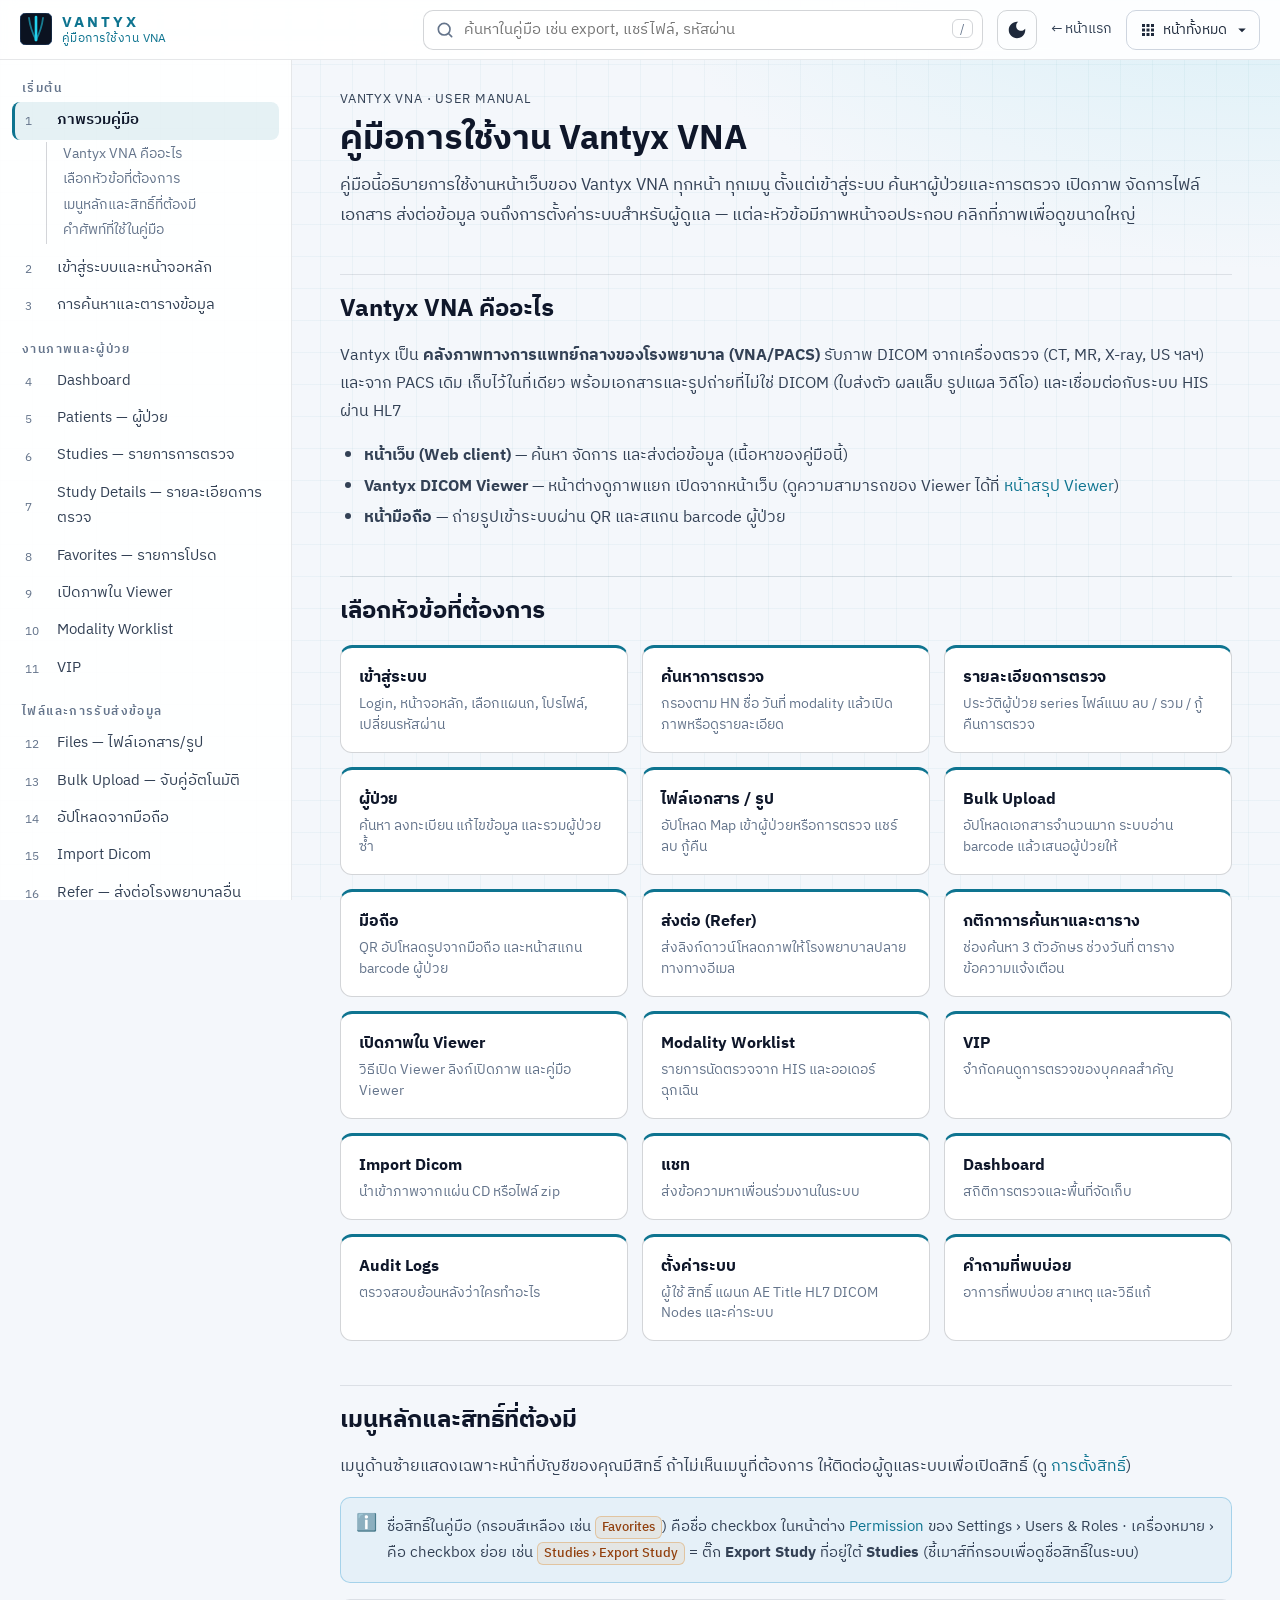
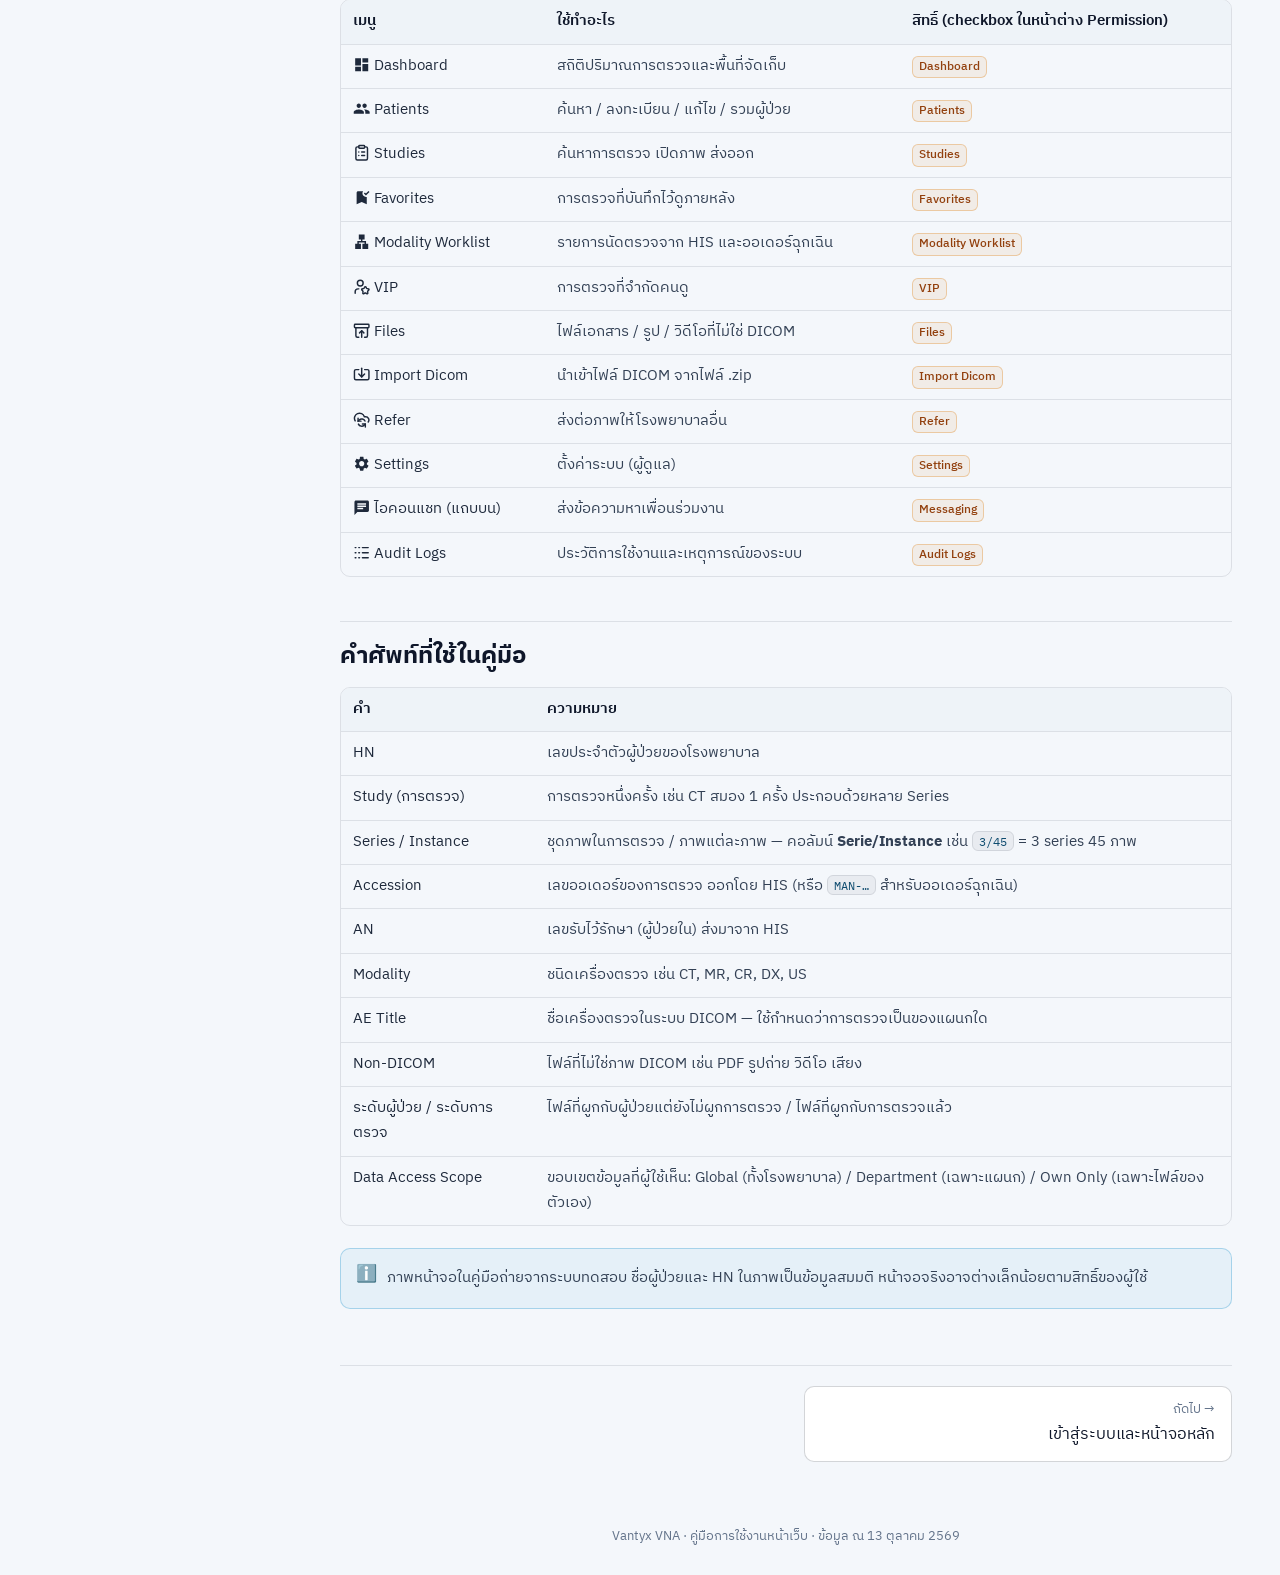
<file: user_documentation/index.html>
<!doctype html>
<html lang="th">
  <head>
    <meta charset="utf-8" />
    <meta name="viewport" content="width=device-width, initial-scale=1" />
    <meta name="color-scheme" content="dark light" />
    <title>คู่มือการใช้งาน Vantyx VNA</title>
    <link rel="icon" type="image/svg+xml" href="../favicon.svg" />
    <meta name="description" content="คู่มือการใช้งานหน้าเว็บ Vantyx VNA ทุกหน้า ทุกเมนู รวมการตั้งค่าระบบ" />
    <link rel="preconnect" href="https://fonts.googleapis.com" />
    <link rel="preconnect" href="https://fonts.gstatic.com" crossorigin />
    <link
      href="https://fonts.googleapis.com/css2?family=IBM+Plex+Sans+Thai:wght@400;500;600;700&family=IBM+Plex+Sans:wght@400;500;600;700&family=IBM+Plex+Mono:wght@400;500&display=swap"
      rel="stylesheet"
    />
    <link rel="stylesheet" href="assets/style.css" />
    <link rel="stylesheet" href="../shared/site-nav.css" />
    <script src="../shared/site-nav.js" defer></script>
    <script>
      // ตั้งธีมก่อน render (กันจอกะพริบ) — ค่าที่ผู้ใช้เลือกเก็บใน localStorage ไม่มีค่า = ตามระบบปฏิบัติการ
      ;(function () {
        var t = null
        try {
          t = localStorage.getItem('vantyx-doc-theme')
        } catch (e) {}
        if (t !== 'light' && t !== 'dark') t = window.matchMedia && matchMedia('(prefers-color-scheme: light)').matches ? 'light' : 'dark'
        document.documentElement.setAttribute('data-theme', t)
      })()
    </script>
  </head>
  <body>
    <!-- ไอคอนชุดเดียวกับหน้าเว็บ: @mui/icons-material 6.5.0 (i-*) และ lucide-react 1.50.0 (l-*) -->
    <svg xmlns="http://www.w3.org/2000/svg" style="display:none" aria-hidden="true">
    <symbol id="i-info" viewBox="0 0 24 24"><path d="M12 2C6.48 2 2 6.48 2 12s4.48 10 10 10 10-4.48 10-10S17.52 2 12 2m1 15h-2v-6h2zm0-8h-2V7h2z"/></symbol>
    <symbol id="i-bookmark-border" viewBox="0 0 24 24"><path d="M17 3H7c-1.1 0-1.99.9-1.99 2L5 21l7-3 7 3V5c0-1.1-.9-2-2-2m0 15-5-2.18L7 18V5h10z"/></symbol>
    <symbol id="i-bookmark-added" viewBox="0 0 24 24"><path d="m19 21-7-3-7 3V5c0-1.1.9-2 2-2h7c-.63.84-1 1.87-1 3 0 2.76 2.24 5 5 5 .34 0 .68-.03 1-.1zM17.83 9 15 6.17l1.41-1.41 1.41 1.41 3.54-3.54 1.41 1.41z"/></symbol>
    <symbol id="i-link" viewBox="0 0 24 24"><path d="M3.9 12c0-1.71 1.39-3.1 3.1-3.1h4V7H7c-2.76 0-5 2.24-5 5s2.24 5 5 5h4v-1.9H7c-1.71 0-3.1-1.39-3.1-3.1M8 13h8v-2H8zm9-6h-4v1.9h4c1.71 0 3.1 1.39 3.1 3.1s-1.39 3.1-3.1 3.1h-4V17h4c2.76 0 5-2.24 5-5s-2.24-5-5-5"/></symbol>
    <symbol id="i-file-upload" viewBox="0 0 24 24"><path d="M9 16h6v-6h4l-7-7-7 7h4zm-4 2h14v2H5z"/></symbol>
    <symbol id="i-qr-code2" viewBox="0 0 24 24"><path d="M15 21h-2v-2h2zm-2-7h-2v5h2zm8-2h-2v4h2zm-2-2h-2v2h2zM7 12H5v2h2zm-2-2H3v2h2zm7-5h2V3h-2zm-7.5-.5v3h3v-3zM9 9H3V3h6zm-4.5 7.5v3h3v-3zM9 21H3v-6h6zm7.5-16.5v3h3v-3zM21 9h-6V3h6zm-2 10v-3h-4v2h2v3h4v-2zm-2-7h-4v2h4zm-4-2H7v2h2v2h2v-2h2zm1-1V7h-2V5h-2v4zM6.75 5.25h-1.5v1.5h1.5zm0 12h-1.5v1.5h1.5zm12-12h-1.5v1.5h1.5z"/></symbol>
    <symbol id="i-folder-zip" viewBox="0 0 24 24"><path d="M20 6h-8l-2-2H4c-1.1 0-1.99.9-1.99 2L2 18c0 1.1.9 2 2 2h16c1.1 0 2-.9 2-2V8c0-1.1-.9-2-2-2m-2 6h-2v2h2v2h-2v2h-2v-2h2v-2h-2v-2h2v-2h-2V8h2v2h2z"/></symbol>
    <symbol id="i-delete-forever" viewBox="0 0 24 24"><path d="M6 19c0 1.1.9 2 2 2h8c1.1 0 2-.9 2-2V7H6zm2.46-7.12 1.41-1.41L12 12.59l2.12-2.12 1.41 1.41L13.41 14l2.12 2.12-1.41 1.41L12 15.41l-2.12 2.12-1.41-1.41L10.59 14zM15.5 4l-1-1h-5l-1 1H5v2h14V4z"/></symbol>
    <symbol id="i-call-merge" viewBox="0 0 24 24"><path d="M17 20.41 18.41 19 15 15.59 13.59 17zM7.5 8H11v5.59L5.59 19 7 20.41l6-6V8h3.5L12 3.5z"/></symbol>
    <symbol id="i-merge" viewBox="0 0 24 24"><path d="M6.41 21 5 19.59l4.83-4.83c.75-.75 1.17-1.77 1.17-2.83v-5.1L9.41 8.41 8 7l4-4 4 4-1.41 1.41L13 6.83v5.1c0 1.06.42 2.08 1.17 2.83L19 19.59 17.59 21 12 15.41z"/></symbol>
    <symbol id="i-add" viewBox="0 0 24 24"><path d="M19 13h-6v6h-2v-6H5v-2h6V5h2v6h6z"/></symbol>
    <symbol id="i-summarize" viewBox="0 0 24 24"><path d="M15 3H5c-1.1 0-1.99.9-1.99 2L3 19c0 1.1.89 2 1.99 2H19c1.1 0 2-.9 2-2V9zM8 17c-.55 0-1-.45-1-1s.45-1 1-1 1 .45 1 1-.45 1-1 1m0-4c-.55 0-1-.45-1-1s.45-1 1-1 1 .45 1 1-.45 1-1 1m0-4c-.55 0-1-.45-1-1s.45-1 1-1 1 .45 1 1-.45 1-1 1m6 1V4.5l5.5 5.5z"/></symbol>
    <symbol id="i-download" viewBox="0 0 24 24"><path d="M5 20h14v-2H5zM19 9h-4V3H9v6H5l7 7z"/></symbol>
    <symbol id="i-close" viewBox="0 0 24 24"><path d="M19 6.41 17.59 5 12 10.59 6.41 5 5 6.41 10.59 12 5 17.59 6.41 19 12 13.41 17.59 19 19 17.59 13.41 12z"/></symbol>
    <symbol id="i-menu" viewBox="0 0 24 24"><path d="M3 18h18v-2H3zm0-5h18v-2H3zm0-7v2h18V6z"/></symbol>
    <symbol id="i-chevron-left" viewBox="0 0 24 24"><path d="M15.41 7.41 14 6l-6 6 6 6 1.41-1.41L10.83 12z"/></symbol>
    <symbol id="i-chat" viewBox="0 0 24 24"><path d="M20 2H4c-1.1 0-1.99.9-1.99 2L2 22l4-4h14c1.1 0 2-.9 2-2V4c0-1.1-.9-2-2-2M6 9h12v2H6zm8 5H6v-2h8zm4-6H6V6h12z"/></symbol>
    <symbol id="i-light-mode" viewBox="0 0 24 24"><path d="M12 7c-2.76 0-5 2.24-5 5s2.24 5 5 5 5-2.24 5-5-2.24-5-5-5M2 13h2c.55 0 1-.45 1-1s-.45-1-1-1H2c-.55 0-1 .45-1 1s.45 1 1 1m18 0h2c.55 0 1-.45 1-1s-.45-1-1-1h-2c-.55 0-1 .45-1 1s.45 1 1 1M11 2v2c0 .55.45 1 1 1s1-.45 1-1V2c0-.55-.45-1-1-1s-1 .45-1 1m0 18v2c0 .55.45 1 1 1s1-.45 1-1v-2c0-.55-.45-1-1-1s-1 .45-1 1M5.99 4.58c-.39-.39-1.03-.39-1.41 0-.39.39-.39 1.03 0 1.41l1.06 1.06c.39.39 1.03.39 1.41 0s.39-1.03 0-1.41zm12.37 12.37c-.39-.39-1.03-.39-1.41 0-.39.39-.39 1.03 0 1.41l1.06 1.06c.39.39 1.03.39 1.41 0 .39-.39.39-1.03 0-1.41zm1.06-10.96c.39-.39.39-1.03 0-1.41-.39-.39-1.03-.39-1.41 0l-1.06 1.06c-.39.39-.39 1.03 0 1.41s1.03.39 1.41 0zM7.05 18.36c.39-.39.39-1.03 0-1.41-.39-.39-1.03-.39-1.41 0l-1.06 1.06c-.39.39-.39 1.03 0 1.41s1.03.39 1.41 0z"/></symbol>
    <symbol id="i-dark-mode" viewBox="0 0 24 24"><path d="M12 3c-4.97 0-9 4.03-9 9s4.03 9 9 9 9-4.03 9-9c0-.46-.04-.92-.1-1.36-.98 1.37-2.58 2.26-4.4 2.26-2.98 0-5.4-2.42-5.4-5.4 0-1.81.89-3.42 2.26-4.4-.44-.06-.9-.1-1.36-.1"/></symbol>
    <symbol id="i-account-circle" viewBox="0 0 24 24"><path d="M12 2C6.48 2 2 6.48 2 12s4.48 10 10 10 10-4.48 10-10S17.52 2 12 2m0 4c1.93 0 3.5 1.57 3.5 3.5S13.93 13 12 13s-3.5-1.57-3.5-3.5S10.07 6 12 6m0 14c-2.03 0-4.43-.82-6.14-2.88C7.55 15.8 9.68 15 12 15s4.45.8 6.14 2.12C16.43 19.18 14.03 20 12 20"/></symbol>
    <symbol id="i-content-copy" viewBox="0 0 24 24"><path d="M16 1H4c-1.1 0-2 .9-2 2v14h2V3h12zm3 4H8c-1.1 0-2 .9-2 2v14c0 1.1.9 2 2 2h11c1.1 0 2-.9 2-2V7c0-1.1-.9-2-2-2m0 16H8V7h11z"/></symbol>
    <symbol id="i-block" viewBox="0 0 24 24"><path d="M12 2C6.48 2 2 6.48 2 12s4.48 10 10 10 10-4.48 10-10S17.52 2 12 2M4 12c0-4.42 3.58-8 8-8 1.85 0 3.55.63 4.9 1.69L5.69 16.9C4.63 15.55 4 13.85 4 12m8 8c-1.85 0-3.55-.63-4.9-1.69L18.31 7.1C19.37 8.45 20 10.15 20 12c0 4.42-3.58 8-8 8"/></symbol>
    <symbol id="i-restore" viewBox="0 0 24 24"><path d="M13 3c-4.97 0-9 4.03-9 9H1l3.89 3.89.07.14L9 12H6c0-3.87 3.13-7 7-7s7 3.13 7 7-3.13 7-7 7c-1.93 0-3.68-.79-4.94-2.06l-1.42 1.42C8.27 19.99 10.51 21 13 21c4.97 0 9-4.03 9-9s-4.03-9-9-9m-1 5v5l4.28 2.54.72-1.21-3.5-2.08V8z"/></symbol>
    <symbol id="i-edit" viewBox="0 0 24 24"><path d="M3 17.25V21h3.75L17.81 9.94l-3.75-3.75zM20.71 7.04c.39-.39.39-1.02 0-1.41l-2.34-2.34a.996.996 0 0 0-1.41 0l-1.83 1.83 3.75 3.75z"/></symbol>
    <symbol id="i-delete" viewBox="0 0 24 24"><path d="M6 19c0 1.1.9 2 2 2h8c1.1 0 2-.9 2-2V7H6zM19 4h-3.5l-1-1h-5l-1 1H5v2h14z"/></symbol>
    <symbol id="i-format-list-numbered" viewBox="0 0 24 24"><path d="M2 17h2v.5H3v1h1v.5H2v1h3v-4H2zm1-9h1V4H2v1h1zm-1 3h1.8L2 13.1v.9h3v-1H3.2L5 10.9V10H2zm5-6v2h14V5zm0 14h14v-2H7zm0-6h14v-2H7z"/></symbol>
    <symbol id="i-network-check" viewBox="0 0 24 24"><path d="M15.9 5c-.17 0-.32.09-.41.23l-.07.15-5.18 11.65c-.16.29-.26.61-.26.96 0 1.11.9 2.01 2.01 2.01.96 0 1.77-.68 1.96-1.59l.01-.03L16.4 5.5c0-.28-.22-.5-.5-.5M1 9l2 2c2.88-2.88 6.79-4.08 10.53-3.62l1.19-2.68C9.89 3.84 4.74 5.27 1 9m20 2 2-2c-1.64-1.64-3.55-2.82-5.59-3.57l-.53 2.82c1.5.62 2.9 1.53 4.12 2.75m-4 4 2-2c-.8-.8-1.7-1.42-2.66-1.89l-.55 2.92c.42.27.83.59 1.21.97M5 13l2 2c1.13-1.13 2.56-1.79 4.03-2l1.28-2.88c-2.63-.08-5.3.87-7.31 2.88"/></symbol>
    <symbol id="i-autorenew" viewBox="0 0 24 24"><path d="M12 6v3l4-4-4-4v3c-4.42 0-8 3.58-8 8 0 1.57.46 3.03 1.24 4.26L6.7 14.8c-.45-.83-.7-1.79-.7-2.8 0-3.31 2.69-6 6-6m6.76 1.74L17.3 9.2c.44.84.7 1.79.7 2.8 0 3.31-2.69 6-6 6v-3l-4 4 4 4v-3c4.42 0 8-3.58 8-8 0-1.57-.46-3.03-1.24-4.26"/></symbol>
    <symbol id="i-key" viewBox="0 0 24 24"><path d="M21 10h-8.35C11.83 7.67 9.61 6 7 6c-3.31 0-6 2.69-6 6s2.69 6 6 6c2.61 0 4.83-1.67 5.65-4H13l2 2 2-2 2 2 4-4.04zM7 15c-1.65 0-3-1.35-3-3s1.35-3 3-3 3 1.35 3 3-1.35 3-3 3"/></symbol>
    <symbol id="i-exit-to-app" viewBox="0 0 24 24"><path d="M10.09 15.59 11.5 17l5-5-5-5-1.41 1.41L12.67 11H3v2h9.67zM19 3H5c-1.11 0-2 .9-2 2v4h2V5h14v14H5v-4H3v4c0 1.1.89 2 2 2h14c1.1 0 2-.9 2-2V5c0-1.1-.9-2-2-2"/></symbol>
    <symbol id="i-dashboard" viewBox="0 0 24 24"><path d="M3 13h8V3H3zm0 8h8v-6H3zm10 0h8V11h-8zm0-18v6h8V3z"/></symbol>
    <symbol id="i-people" viewBox="0 0 24 24"><path d="M16 11c1.66 0 2.99-1.34 2.99-3S17.66 5 16 5s-3 1.34-3 3 1.34 3 3 3m-8 0c1.66 0 2.99-1.34 2.99-3S9.66 5 8 5 5 6.34 5 8s1.34 3 3 3m0 2c-2.33 0-7 1.17-7 3.5V19h14v-2.5c0-2.33-4.67-3.5-7-3.5m8 0c-.29 0-.62.02-.97.05 1.16.84 1.97 1.97 1.97 3.45V19h6v-2.5c0-2.33-4.67-3.5-7-3.5"/></symbol>
    <symbol id="i-settings" viewBox="0 0 24 24"><path d="M19.14 12.94c.04-.3.06-.61.06-.94 0-.32-.02-.64-.07-.94l2.03-1.58c.18-.14.23-.41.12-.61l-1.92-3.32c-.12-.22-.37-.29-.59-.22l-2.39.96c-.5-.38-1.03-.7-1.62-.94l-.36-2.54c-.04-.24-.24-.41-.48-.41h-3.84c-.24 0-.43.17-.47.41l-.36 2.54c-.59.24-1.13.57-1.62.94l-2.39-.96c-.22-.08-.47 0-.59.22L2.74 8.87c-.12.21-.08.47.12.61l2.03 1.58c-.05.3-.09.63-.09.94s.02.64.07.94l-2.03 1.58c-.18.14-.23.41-.12.61l1.92 3.32c.12.22.37.29.59.22l2.39-.96c.5.38 1.03.7 1.62.94l.36 2.54c.05.24.24.41.48.41h3.84c.24 0 .44-.17.47-.41l.36-2.54c.59-.24 1.13-.56 1.62-.94l2.39.96c.22.08.47 0 .59-.22l1.92-3.32c.12-.22.07-.47-.12-.61zM12 15.6c-1.98 0-3.6-1.62-3.6-3.6s1.62-3.6 3.6-3.6 3.6 1.62 3.6 3.6-1.62 3.6-3.6 3.6"/></symbol>
    <symbol id="i-lan" viewBox="0 0 24 24"><path d="M13 22h8v-7h-3v-4h-5V9h3V2H8v7h3v2H6v4H3v7h8v-7H8v-2h8v2h-3z"/></symbol>
    <symbol id="i-qr-code-scanner" viewBox="0 0 24 24"><path d="M9.5 6.5v3h-3v-3zM11 5H5v6h6zm-1.5 9.5v3h-3v-3zM11 13H5v6h6zm6.5-6.5v3h-3v-3zM19 5h-6v6h6zm-6 8h1.5v1.5H13zm1.5 1.5H16V16h-1.5zM16 13h1.5v1.5H16zm-3 3h1.5v1.5H13zm1.5 1.5H16V19h-1.5zM16 16h1.5v1.5H16zm1.5-1.5H19V16h-1.5zm0 3H19V19h-1.5zM22 7h-2V4h-3V2h5zm0 15v-5h-2v3h-3v2zM2 22h5v-2H4v-3H2zM2 2v5h2V4h3V2z"/></symbol>
    <symbol id="i-photo-camera" viewBox="0 0 24 24"><circle cx="12" cy="12" r="3.2"/><path d="M9 2 7.17 4H4c-1.1 0-2 .9-2 2v12c0 1.1.9 2 2 2h16c1.1 0 2-.9 2-2V6c0-1.1-.9-2-2-2h-3.17L15 2zm3 15c-2.76 0-5-2.24-5-5s2.24-5 5-5 5 2.24 5 5-2.24 5-5 5"/></symbol>
    <symbol id="i-photo-library" viewBox="0 0 24 24"><path d="M22 16V4c0-1.1-.9-2-2-2H8c-1.1 0-2 .9-2 2v12c0 1.1.9 2 2 2h12c1.1 0 2-.9 2-2m-11-4 2.03 2.71L16 11l4 5H8zM2 6v14c0 1.1.9 2 2 2h14v-2H4V6z"/></symbol>
    <symbol id="l-panels-top-left" viewBox="0 0 24 24" fill="none" stroke="currentColor" stroke-width="2" stroke-linecap="round" stroke-linejoin="round"><rect width="18" height="18" x="3" y="3" rx="2"/><path d="M3 9h18"/><path d="M9 21V9"/></symbol>
    <symbol id="l-user-pen" viewBox="0 0 24 24" fill="none" stroke="currentColor" stroke-width="2" stroke-linecap="round" stroke-linejoin="round"><path d="M11.5 15H7a4 4 0 0 0-4 4v2"/><path d="M21.378 16.626a1 1 0 0 0-3.004-3.004l-4.01 4.012a2 2 0 0 0-.506.854l-.837 2.87a.5.5 0 0 0 .62.62l2.87-.837a2 2 0 0 0 .854-.506z"/><circle cx="10" cy="7" r="4"/></symbol>
    <symbol id="l-user-round-pen" viewBox="0 0 24 24" fill="none" stroke="currentColor" stroke-width="2" stroke-linecap="round" stroke-linejoin="round"><path d="M2 21a8 8 0 0 1 10.821-7.487"/><path d="M21.378 16.626a1 1 0 0 0-3.004-3.004l-4.01 4.012a2 2 0 0 0-.506.854l-.837 2.87a.5.5 0 0 0 .62.62l2.87-.837a2 2 0 0 0 .854-.506z"/><circle cx="10" cy="8" r="5"/></symbol>
    <symbol id="l-trash-2" viewBox="0 0 24 24" fill="none" stroke="currentColor" stroke-width="2" stroke-linecap="round" stroke-linejoin="round"><path d="M10 11v6"/><path d="M14 11v6"/><path d="M19 6v14a2 2 0 0 1-2 2H7a2 2 0 0 1-2-2V6"/><path d="M3 6h18"/><path d="M8 6V4a2 2 0 0 1 2-2h4a2 2 0 0 1 2 2v2"/></symbol>
    <symbol id="l-trash-off" viewBox="0 0 24 24" fill="none" stroke="currentColor" stroke-width="2" stroke-linecap="round" stroke-linejoin="round"><path d="M10 11v6"/><path d="M14 17v-3"/><path d="M16 6V4a2 2 0 00-2-2h-4a2 2 0 00-1.576.768"/><path d="M19 6v7.344"/><path d="m2 2 20 20"/><path d="M21 6h-9.344"/><path d="M3 6h3"/><path d="M5 6v14a2 2 0 002 2h10a2 2 0 002-2v-1"/></symbol>
    <symbol id="l-share-2" viewBox="0 0 24 24" fill="none" stroke="currentColor" stroke-width="2" stroke-linecap="round" stroke-linejoin="round"><circle cx="18" cy="5" r="3"/><circle cx="6" cy="12" r="3"/><circle cx="18" cy="19" r="3"/><line x1="8.59" x2="15.42" y1="13.51" y2="17.49"/><line x1="15.41" x2="8.59" y1="6.51" y2="10.49"/></symbol>
    <symbol id="l-rotate-ccw" viewBox="0 0 24 24" fill="none" stroke="currentColor" stroke-width="2" stroke-linecap="round" stroke-linejoin="round"><path d="M3 12a9 9 0 1 0 9-9 9.75 9.75 0 0 0-6.74 2.74L3 8"/><path d="M3 3v5h5"/></symbol>
    <symbol id="l-download" viewBox="0 0 24 24" fill="none" stroke="currentColor" stroke-width="2" stroke-linecap="round" stroke-linejoin="round"><path d="M12 15V3"/><path d="M21 15v4a2 2 0 0 1-2 2H5a2 2 0 0 1-2-2v-4"/><path d="m7 10 5 5 5-5"/></symbol>
    <symbol id="l-user-round-arrow-left" viewBox="0 0 24 24" fill="none" stroke="currentColor" stroke-width="2" stroke-linecap="round" stroke-linejoin="round"><path d="m19 16-3 3"/><path d="M2 21a8 8 0 0 1 12.664-6.5"/><path d="M22 19h-6l3 3"/><circle cx="10" cy="8" r="5"/></symbol>
    <symbol id="l-file-input" viewBox="0 0 24 24" fill="none" stroke="currentColor" stroke-width="2" stroke-linecap="round" stroke-linejoin="round"><path d="M4 11V4a2 2 0 0 1 2-2h8a2.4 2.4 0 0 1 1.706.706l3.588 3.588A2.4 2.4 0 0 1 20 8v12a2 2 0 0 1-2 2H6a2 2 0 0 1-2-2v-1"/><path d="M14 2v5a1 1 0 0 0 1 1h5"/><path d="M2 15h10"/><path d="m9 18 3-3-3-3"/></symbol>
    <symbol id="l-rotate-ccw-clock" viewBox="0 0 24 24" fill="none" stroke="currentColor" stroke-width="2" stroke-linecap="round" stroke-linejoin="round"><path d="M3 12a9 9 0 1 0 9-9 9.75 9.75 0 0 0-6.74 2.74L3 8"/><path d="M3 3v5h5"/><path d="M12 7v5l4 2"/></symbol>
    <symbol id="l-clipboard-list" viewBox="0 0 24 24" fill="none" stroke="currentColor" stroke-width="2" stroke-linecap="round" stroke-linejoin="round"><rect width="8" height="4" x="8" y="2" rx="1" ry="1"/><path d="M16 4h2a2 2 0 0 1 2 2v14a2 2 0 0 1-2 2H6a2 2 0 0 1-2-2V6a2 2 0 0 1 2-2h2"/><path d="M12 11h4"/><path d="M12 16h4"/><path d="M8 11h.01"/><path d="M8 16h.01"/></symbol>
    <symbol id="l-user-star" viewBox="0 0 24 24" fill="none" stroke="currentColor" stroke-width="2" stroke-linecap="round" stroke-linejoin="round"><path d="M16.051 12.616a1 1 0 0 1 1.909.024l.737 1.452a1 1 0 0 0 .737.535l1.634.256a1 1 0 0 1 .588 1.806l-1.172 1.168a1 1 0 0 0-.282.866l.259 1.613a1 1 0 0 1-1.541 1.134l-1.465-.75a1 1 0 0 0-.912 0l-1.465.75a1 1 0 0 1-1.539-1.133l.258-1.613a1 1 0 0 0-.282-.866l-1.156-1.153a1 1 0 0 1 .572-1.822l1.633-.256a1 1 0 0 0 .737-.535z"/><path d="M8 15H7a4 4 0 0 0-4 4v2"/><circle cx="10" cy="7" r="4"/></symbol>
    <symbol id="l-archive-restore" viewBox="0 0 24 24" fill="none" stroke="currentColor" stroke-width="2" stroke-linecap="round" stroke-linejoin="round"><rect width="20" height="5" x="2" y="3" rx="1"/><path d="M4 8v11a2 2 0 0 0 2 2h2"/><path d="M20 8v11a2 2 0 0 1-2 2h-2"/><path d="m9 15 3-3 3 3"/><path d="M12 12v9"/></symbol>
    <symbol id="l-import" viewBox="0 0 24 24" fill="none" stroke="currentColor" stroke-width="2" stroke-linecap="round" stroke-linejoin="round"><path d="M12 3v12"/><path d="m8 11 4 4 4-4"/><path d="M8 5H4a2 2 0 0 0-2 2v10a2 2 0 0 0 2 2h16a2 2 0 0 0 2-2V7a2 2 0 0 0-2-2h-4"/></symbol>
    <symbol id="l-cloud-sync" viewBox="0 0 24 24" fill="none" stroke="currentColor" stroke-width="2" stroke-linecap="round" stroke-linejoin="round"><path d="m17 18-1.535 1.605a5 5 0 0 1-8-1.5"/><path d="M17 22v-4h-4"/><path d="M20.996 15.251A4.5 4.5 0 0 0 17.495 8h-1.79a7 7 0 1 0-12.709 5.607"/><path d="M7 10v4h4"/><path d="m7 14 1.535-1.605a5 5 0 0 1 8 1.5"/></symbol>
    <symbol id="l-logs" viewBox="0 0 24 24" fill="none" stroke="currentColor" stroke-width="2" stroke-linecap="round" stroke-linejoin="round"><path d="M3 5h1"/><path d="M3 12h1"/><path d="M3 19h1"/><path d="M8 5h1"/><path d="M8 12h1"/><path d="M8 19h1"/><path d="M13 5h8"/><path d="M13 12h8"/><path d="M13 19h8"/></symbol>
      <symbol id="i-groups" viewBox="0 0 24 24"><path d="M12 12.75c1.63 0 3.07.39 4.24.9 1.08.48 1.76 1.56 1.76 2.73V18H6v-1.61c0-1.18.68-2.26 1.76-2.73 1.17-.52 2.61-.91 4.24-.91M4 13c1.1 0 2-.9 2-2s-.9-2-2-2-2 .9-2 2 .9 2 2 2m1.13 1.1c-.37-.06-.74-.1-1.13-.1-.99 0-1.93.21-2.78.58C.48 14.9 0 15.62 0 16.43V18h4.5v-1.61c0-.83.23-1.61.63-2.29M20 13c1.1 0 2-.9 2-2s-.9-2-2-2-2 .9-2 2 .9 2 2 2m4 3.43c0-.81-.48-1.53-1.22-1.85-.85-.37-1.79-.58-2.78-.58-.39 0-.76.04-1.13.1.4.68.63 1.46.63 2.29V18H24zM12 6c1.66 0 3 1.34 3 3s-1.34 3-3 3-3-1.34-3-3 1.34-3 3-3"/></symbol>
    <symbol id="i-domain-add" viewBox="0 0 24 24"><path d="M12 7V3H2v18h14v-2h-4v-2h2v-2h-2v-2h2v-2h-2V9h8v6h2V7zM6 19H4v-2h2zm0-4H4v-2h2zm0-4H4V9h2zm0-4H4V5h2zm4 12H8v-2h2zm0-4H8v-2h2zm0-4H8V9h2zm0-4H8V5h2zm14 12v2h-2v2h-2v-2h-2v-2h2v-2h2v2zm-6-8h-2v2h2zm0 4h-2v2h2z"/></symbol>
    <symbol id="i-apartment" viewBox="0 0 24 24"><path d="M17 11V3H7v4H3v14h8v-4h2v4h8V11zM7 19H5v-2h2zm0-4H5v-2h2zm0-4H5V9h2zm4 4H9v-2h2zm0-4H9V9h2zm0-4H9V5h2zm4 8h-2v-2h2zm0-4h-2V9h2zm0-4h-2V5h2zm4 12h-2v-2h2zm0-4h-2v-2h2z"/></symbol>
    <symbol id="i-subtitles" viewBox="0 0 24 24"><path d="M20 4H4c-1.1 0-2 .9-2 2v12c0 1.1.9 2 2 2h16c1.1 0 2-.9 2-2V6c0-1.1-.9-2-2-2M4 12h4v2H4zm10 6H4v-2h10zm6 0h-4v-2h4zm0-4H10v-2h10z"/></symbol>
    <symbol id="l-hospital" viewBox="0 0 24 24" fill="none" stroke="currentColor" stroke-width="2" stroke-linecap="round" stroke-linejoin="round"><path d="M12 7v4"/><path d="M14 21v-3a2 2 0 0 0-4 0v3"/><path d="M14 9h-4"/><path d="M18 11h2a2 2 0 0 1 2 2v6a2 2 0 0 1-2 2H4a2 2 0 0 1-2-2v-9a2 2 0 0 1 2-2h2"/><path d="M18 21V5a2 2 0 0 0-2-2H8a2 2 0 0 0-2 2v16"/></symbol>
    <symbol id="l-tags" viewBox="0 0 24 24" fill="none" stroke="currentColor" stroke-width="2" stroke-linecap="round" stroke-linejoin="round"><path d="M13.172 2a2 2 0 0 1 1.414.586l6.71 6.71a2.4 2.4 0 0 1 0 3.408l-4.592 4.592a2.4 2.4 0 0 1-3.408 0l-6.71-6.71A2 2 0 0 1 6 9.172V3a1 1 0 0 1 1-1z"/><path d="M2 7v6.172a2 2 0 0 0 .586 1.414l6.71 6.71a2.4 2.4 0 0 0 3.191.193"/><circle cx="10.5" cy="6.5" r=".5" fill="currentColor"/></symbol>
    <symbol id="l-key-round" viewBox="0 0 24 24" fill="none" stroke="currentColor" stroke-width="2" stroke-linecap="round" stroke-linejoin="round"><path d="M2.586 17.414A2 2 0 0 0 2 18.828V21a1 1 0 0 0 1 1h3a1 1 0 0 0 1-1v-1a1 1 0 0 1 1-1h1a1 1 0 0 0 1-1v-1a1 1 0 0 1 1-1h.172a2 2 0 0 0 1.414-.586l.814-.814a6.5 6.5 0 1 0-4-4z"/><circle cx="16.5" cy="7.5" r=".5" fill="currentColor"/></symbol>
    <symbol id="l-cable" viewBox="0 0 24 24" fill="none" stroke="currentColor" stroke-width="2" stroke-linecap="round" stroke-linejoin="round"><path d="M17 19a1 1 0 0 1-1-1v-2a2 2 0 0 1 2-2h2a2 2 0 0 1 2 2v2a1 1 0 0 1-1 1z"/><path d="M17 21v-2"/><path d="M19 14V6.5a1 1 0 0 0-7 0v11a1 1 0 0 1-7 0V10"/><path d="M21 21v-2"/><path d="M3 5V3"/><path d="M4 10a2 2 0 0 1-2-2V6a1 1 0 0 1 1-1h4a1 1 0 0 1 1 1v2a2 2 0 0 1-2 2z"/><path d="M7 5V3"/></symbol>
    <symbol id="l-network" viewBox="0 0 24 24" fill="none" stroke="currentColor" stroke-width="2" stroke-linecap="round" stroke-linejoin="round"><rect x="16" y="16" width="6" height="6" rx="1"/><rect x="2" y="16" width="6" height="6" rx="1"/><rect x="9" y="2" width="6" height="6" rx="1"/><path d="M5 16v-3a1 1 0 0 1 1-1h12a1 1 0 0 1 1 1v3"/><path d="M12 12V8"/></symbol>
    <symbol id="l-scan-barcode" viewBox="0 0 24 24" fill="none" stroke="currentColor" stroke-width="2" stroke-linecap="round" stroke-linejoin="round"><path d="M3 7V5a2 2 0 0 1 2-2h2"/><path d="M17 3h2a2 2 0 0 1 2 2v2"/><path d="M21 17v2a2 2 0 0 1-2 2h-2"/><path d="M7 21H5a2 2 0 0 1-2-2v-2"/><path d="M8 7v10"/><path d="M12 7v10"/><path d="M17 7v10"/></symbol>
    <symbol id="l-database-zap" viewBox="0 0 24 24" fill="none" stroke="currentColor" stroke-width="2" stroke-linecap="round" stroke-linejoin="round"><ellipse cx="12" cy="5" rx="9" ry="3"/><path d="M3 5V19A9 3 0 0 0 15 21.84"/><path d="M21 5V8"/><path d="M21 12L18 17H22L19 22"/><path d="M3 12A9 3 0 0 0 14.59 14.87"/></symbol>
    <symbol id="l-server-cog" viewBox="0 0 24 24" fill="none" stroke="currentColor" stroke-width="2" stroke-linecap="round" stroke-linejoin="round"><path d="m10.852 14.772-.383.923"/><path d="M13.148 14.772a3 3 0 1 0-2.296-5.544l-.383-.923"/><path d="m13.148 9.228.383-.923"/><path d="m13.53 15.696-.382-.924a3 3 0 1 1-2.296-5.544"/><path d="m14.772 10.852.923-.383"/><path d="m14.772 13.148.923.383"/><path d="M4.5 10H4a2 2 0 0 1-2-2V4a2 2 0 0 1 2-2h16a2 2 0 0 1 2 2v4a2 2 0 0 1-2 2h-.5"/><path d="M4.5 14H4a2 2 0 0 0-2 2v4a2 2 0 0 0 2 2h16a2 2 0 0 0 2-2v-4a2 2 0 0 0-2-2h-.5"/><path d="M6 18h.01"/><path d="M6 6h.01"/><path d="m9.228 10.852-.923-.383"/><path d="m9.228 13.148-.923.383"/></symbol>
    <symbol id="i-add-circle-outline" viewBox="0 0 24 24"><path d="M13 7h-2v4H7v2h4v4h2v-4h4v-2h-4zm-1-5C6.48 2 2 6.48 2 12s4.48 10 10 10 10-4.48 10-10S17.52 2 12 2m0 18c-4.41 0-8-3.59-8-8s3.59-8 8-8 8 3.59 8 8-3.59 8-8 8"/></symbol>
    <symbol id="i-arrow-back" viewBox="0 0 24 24"><path d="M20 11H7.83l5.59-5.59L12 4l-8 8 8 8 1.41-1.41L7.83 13H20z"/></symbol>
    <symbol id="i-arrow-downward" viewBox="0 0 24 24"><path d="m20 12-1.41-1.41L13 16.17V4h-2v12.17l-5.58-5.59L4 12l8 8z"/></symbol>
    <symbol id="i-arrow-upward" viewBox="0 0 24 24"><path d="m4 12 1.41 1.41L11 7.83V20h2V7.83l5.58 5.59L20 12l-8-8z"/></symbol>
    <symbol id="i-check-circle" viewBox="0 0 24 24"><path d="M12 2C6.48 2 2 6.48 2 12s4.48 10 10 10 10-4.48 10-10S17.52 2 12 2m-2 15-5-5 1.41-1.41L10 14.17l7.59-7.59L19 8z"/></symbol>
    <symbol id="i-chevron-right" viewBox="0 0 24 24"><path d="M10 6 8.59 7.41 13.17 12l-4.58 4.59L10 18l6-6z"/></symbol>
    <symbol id="i-clear" viewBox="0 0 24 24"><path d="M19 6.41 17.59 5 12 10.59 6.41 5 5 6.41 10.59 12 5 17.59 6.41 19 12 13.41 17.59 19 19 17.59 13.41 12z"/></symbol>
    <symbol id="i-create-new-folder" viewBox="0 0 24 24"><path d="M20 6h-8l-2-2H4c-1.11 0-1.99.89-1.99 2L2 18c0 1.11.89 2 2 2h16c1.11 0 2-.89 2-2V8c0-1.11-.89-2-2-2m-1 8h-3v3h-2v-3h-3v-2h3V9h2v3h3z"/></symbol>
    <symbol id="i-dangerous" viewBox="0 0 24 24"><path d="M15.73 3H8.27L3 8.27v7.46L8.27 21h7.46L21 15.73V8.27zM17 15.74 15.74 17 12 13.26 8.26 17 7 15.74 10.74 12 7 8.26 8.26 7 12 10.74 15.74 7 17 8.26 13.26 12z"/></symbol>
    <symbol id="i-delete-outline" viewBox="0 0 24 24"><path d="M6 19c0 1.1.9 2 2 2h8c1.1 0 2-.9 2-2V7H6zM8 9h8v10H8zm7.5-5-1-1h-5l-1 1H5v2h14V4z"/></symbol>
    <symbol id="i-delete-sweep" viewBox="0 0 24 24"><path d="M15 16h4v2h-4zm0-8h7v2h-7zm0 4h6v2h-6zM3 18c0 1.1.9 2 2 2h6c1.1 0 2-.9 2-2V8H3zM14 5h-3l-1-1H6L5 5H2v2h12z"/></symbol>
    <symbol id="i-done-all" viewBox="0 0 24 24"><path d="m18 7-1.41-1.41-6.34 6.34 1.41 1.41zm4.24-1.41L11.66 16.17 7.48 12l-1.41 1.41L11.66 19l12-12zM.41 13.41 6 19l1.41-1.41L1.83 12z"/></symbol>
    <symbol id="i-enhanced-encryption" viewBox="0 0 24 24"><path d="M18 8h-1V6c0-2.76-2.24-5-5-5S7 3.24 7 6v2H6c-1.1 0-2 .9-2 2v10c0 1.1.9 2 2 2h12c1.1 0 2-.9 2-2V10c0-1.1-.9-2-2-2M8.9 6c0-1.71 1.39-3.1 3.1-3.1s3.1 1.39 3.1 3.1v2H8.9zM16 16h-3v3h-2v-3H8v-2h3v-3h2v3h3z"/></symbol>
    <symbol id="i-group" viewBox="0 0 24 24"><path d="M16 11c1.66 0 2.99-1.34 2.99-3S17.66 5 16 5s-3 1.34-3 3 1.34 3 3 3m-8 0c1.66 0 2.99-1.34 2.99-3S9.66 5 8 5 5 6.34 5 8s1.34 3 3 3m0 2c-2.33 0-7 1.17-7 3.5V19h14v-2.5c0-2.33-4.67-3.5-7-3.5m8 0c-.29 0-.62.02-.97.05 1.16.84 1.97 1.97 1.97 3.45V19h6v-2.5c0-2.33-4.67-3.5-7-3.5"/></symbol>
    <symbol id="i-group-add" viewBox="0 0 24 24"><path d="M22 9V7h-2v2h-2v2h2v2h2v-2h2V9zM8 12c2.21 0 4-1.79 4-4s-1.79-4-4-4-4 1.79-4 4 1.79 4 4 4m0 1c-2.67 0-8 1.34-8 4v3h16v-3c0-2.66-5.33-4-8-4m4.51-8.95C13.43 5.11 14 6.49 14 8s-.57 2.89-1.49 3.95C14.47 11.7 16 10.04 16 8s-1.53-3.7-3.49-3.95m4.02 9.78C17.42 14.66 18 15.7 18 17v3h2v-3c0-1.45-1.59-2.51-3.47-3.17"/></symbol>
    <symbol id="i-group-remove" viewBox="0 0 24 24"><path d="M24 9v2h-6V9zM8 4C5.79 4 4 5.79 4 8s1.79 4 4 4 4-1.79 4-4-1.79-4-4-4m0 9c-2.67 0-8 1.34-8 4v3h16v-3c0-2.66-5.33-4-8-4m4.51-8.95C13.43 5.11 14 6.49 14 8s-.57 2.89-1.49 3.95C14.47 11.7 16 10.04 16 8s-1.53-3.7-3.49-3.95m4.02 9.78C17.42 14.66 18 15.7 18 17v3h2v-3c0-1.45-1.59-2.51-3.47-3.17"/></symbol>
    <symbol id="i-image-search" viewBox="0 0 24 24"><path d="M18 13v7H4V6h5.02c.05-.71.22-1.38.48-2H4c-1.1 0-2 .9-2 2v14c0 1.1.9 2 2 2h14c1.1 0 2-.9 2-2v-5zm-1.5 5h-11l2.75-3.53 1.96 2.36 2.75-3.54zm2.8-9.11c.44-.7.7-1.51.7-2.39C20 4.01 17.99 2 15.5 2S11 4.01 11 6.5s2.01 4.5 4.49 4.5c.88 0 1.7-.26 2.39-.7L21 13.42 22.42 12zM15.5 9C14.12 9 13 7.88 13 6.5S14.12 4 15.5 4 18 5.12 18 6.5 16.88 9 15.5 9"/></symbol>
    <symbol id="i-keyboard-arrow-right" viewBox="0 0 24 24"><path d="M8.59 16.59 13.17 12 8.59 7.41 10 6l6 6-6 6z"/></symbol>
    <symbol id="i-local-police" viewBox="0 0 24 24"><path d="M12 1 3 5v6c0 5.55 3.84 10.74 9 12 5.16-1.26 9-6.45 9-12V5zm2.5 11.59.9 3.88-3.4-2.05-3.4 2.05.9-3.87-3-2.59 3.96-.34L12 6.02l1.54 3.64 3.96.34z"/></symbol>
    <symbol id="i-logout" viewBox="0 0 24 24"><path d="m17 7-1.41 1.41L18.17 11H8v2h10.17l-2.58 2.58L17 17l5-5zM4 5h8V3H4c-1.1 0-2 .9-2 2v14c0 1.1.9 2 2 2h8v-2H4z"/></symbol>
    <symbol id="i-open-in-new" viewBox="0 0 24 24"><path d="M19 19H5V5h7V3H5c-1.11 0-2 .9-2 2v14c0 1.1.89 2 2 2h14c1.1 0 2-.9 2-2v-7h-2zM14 3v2h3.59l-9.83 9.83 1.41 1.41L19 6.41V10h2V3z"/></symbol>
    <symbol id="i-person-add-alt" viewBox="0 0 24 24"><path d="M13 8c0-2.21-1.79-4-4-4S5 5.79 5 8s1.79 4 4 4 4-1.79 4-4m-2 0c0 1.1-.9 2-2 2s-2-.9-2-2 .9-2 2-2 2 .9 2 2M1 18v2h16v-2c0-2.66-5.33-4-8-4s-8 1.34-8 4m2 0c.2-.71 3.3-2 6-2 2.69 0 5.78 1.28 6 2zm17-3v-3h3v-2h-3V7h-2v3h-3v2h3v3z"/></symbol>
    <symbol id="i-person-remove" viewBox="0 0 24 24"><path d="M14 8c0-2.21-1.79-4-4-4S6 5.79 6 8s1.79 4 4 4 4-1.79 4-4m3 2v2h6v-2zM2 18v2h16v-2c0-2.66-5.33-4-8-4s-8 1.34-8 4"/></symbol>
    <symbol id="i-play-arrow" viewBox="0 0 24 24"><path d="M8 5v14l11-7z"/></symbol>
    <symbol id="i-refresh" viewBox="0 0 24 24"><path d="M17.65 6.35C16.2 4.9 14.21 4 12 4c-4.42 0-7.99 3.58-7.99 8s3.57 8 7.99 8c3.73 0 6.84-2.55 7.73-6h-2.08c-.82 2.33-3.04 4-5.65 4-3.31 0-6-2.69-6-6s2.69-6 6-6c1.66 0 3.14.69 4.22 1.78L13 11h7V4z"/></symbol>
    <symbol id="i-replay" viewBox="0 0 24 24"><path d="M12 5V1L7 6l5 5V7c3.31 0 6 2.69 6 6s-2.69 6-6 6-6-2.69-6-6H4c0 4.42 3.58 8 8 8s8-3.58 8-8-3.58-8-8-8"/></symbol>
    <symbol id="i-save" viewBox="0 0 24 24"><path d="M17 3H5c-1.11 0-2 .9-2 2v14c0 1.1.89 2 2 2h14c1.1 0 2-.9 2-2V7zm-5 16c-1.66 0-3-1.34-3-3s1.34-3 3-3 3 1.34 3 3-1.34 3-3 3m3-10H5V5h10z"/></symbol>
    <symbol id="i-search" viewBox="0 0 24 24"><path d="M15.5 14h-.79l-.28-.27C15.41 12.59 16 11.11 16 9.5 16 5.91 13.09 3 9.5 3S3 5.91 3 9.5 5.91 16 9.5 16c1.61 0 3.09-.59 4.23-1.57l.27.28v.79l5 4.99L20.49 19zm-6 0C7.01 14 5 11.99 5 9.5S7.01 5 9.5 5 14 7.01 14 9.5 11.99 14 9.5 14"/></symbol>
    <symbol id="i-send" viewBox="0 0 24 24"><path d="M2.01 21 23 12 2.01 3 2 10l15 2-15 2z"/></symbol>
    <symbol id="i-sync" viewBox="0 0 24 24"><path d="M12 4V1L8 5l4 4V6c3.31 0 6 2.69 6 6 0 1.01-.25 1.97-.7 2.8l1.46 1.46C19.54 15.03 20 13.57 20 12c0-4.42-3.58-8-8-8m0 14c-3.31 0-6-2.69-6-6 0-1.01.25-1.97.7-2.8L5.24 7.74C4.46 8.97 4 10.43 4 12c0 4.42 3.58 8 8 8v3l4-4-4-4z"/></symbol>
    <symbol id="i-trending-down" viewBox="0 0 24 24"><path d="m16 18 2.29-2.29-4.88-4.88-4 4L2 7.41 3.41 6l6 6 4-4 6.3 6.29L22 12v6z"/></symbol>
    <symbol id="i-trending-up" viewBox="0 0 24 24"><path d="m16 6 2.29 2.29-4.88 4.88-4-4L2 16.59 3.41 18l6-6 4 4 6.3-6.29L22 12V6z"/></symbol>
    <symbol id="i-warning" viewBox="0 0 24 24"><path d="M1 21h22L12 2zm12-3h-2v-2h2zm0-4h-2v-4h2z"/></symbol>
    <symbol id="l-circle-alert" viewBox="0 0 24 24" fill="none" stroke="currentColor" stroke-width="2" stroke-linecap="round" stroke-linejoin="round"><circle cx="12" cy="12" r="10"/><line x1="12" x2="12" y1="8" y2="12"/><line x1="12" x2="12.01" y1="16" y2="16"/></symbol>
    <symbol id="l-circle-x" viewBox="0 0 24 24" fill="none" stroke="currentColor" stroke-width="2" stroke-linecap="round" stroke-linejoin="round"><circle cx="12" cy="12" r="10"/><path d="m15 9-6 6"/><path d="m9 9 6 6"/></symbol>
    <symbol id="l-send" viewBox="0 0 24 24" fill="none" stroke="currentColor" stroke-width="2" stroke-linecap="round" stroke-linejoin="round"><path d="M14.536 21.686a.5.5 0 0 0 .937-.024l6.5-19a.496.496 0 0 0-.635-.635l-19 6.5a.5.5 0 0 0-.024.937l7.93 3.18a2 2 0 0 1 1.112 1.11z"/><path d="m21.854 2.147-10.94 10.939"/></symbol>
    <symbol id="l-user-x" viewBox="0 0 24 24" fill="none" stroke="currentColor" stroke-width="2" stroke-linecap="round" stroke-linejoin="round"><path d="M16 21v-2a4 4 0 0 0-4-4H6a4 4 0 0 0-4 4v2"/><circle cx="9" cy="7" r="4"/><line x1="17" x2="22" y1="8" y2="13"/><line x1="22" x2="17" y1="8" y2="13"/></symbol>
    </svg>
    <header class="topbar">
      <button class="menu-btn" type="button" aria-label="เปิดเมนู">
        <svg viewBox="0 0 24 24" fill="none" stroke="currentColor" stroke-width="2" stroke-linecap="round"><path d="M4 6h16M4 12h16M4 18h16" /></svg>
      </button>
      <a class="brand" href="#home" aria-label="หน้าแรกของคู่มือ">
        <svg viewBox="0 0 32 32" xmlns="http://www.w3.org/2000/svg" aria-hidden="true">
          <rect width="32" height="32" rx="6" fill="#0B1220" stroke="#1E3A5F" />
          <path d="M 16,27 Q 10.30,16.00 9,5" fill="none" stroke="#22D3EE" stroke-width="1.8" stroke-opacity="0.55" stroke-linecap="round" />
          <path d="M 16,27 Q 16.00,15.50 16,4" fill="none" stroke="#22D3EE" stroke-width="2.6" stroke-linecap="round" />
          <path d="M 16,27 Q 21.70,16.00 23,5" fill="none" stroke="#22D3EE" stroke-width="1.8" stroke-opacity="0.55" stroke-linecap="round" />
          <circle cx="16" cy="27" r="1.3" fill="#22D3EE" />
        </svg>
        <span class="txt"><b>VANTYX</b><span>คู่มือการใช้งาน VNA</span></span>
      </a>
      <div class="search">
        <svg class="ico" viewBox="0 0 24 24" fill="none" stroke="currentColor" stroke-width="2" stroke-linecap="round"><circle cx="11" cy="11" r="7" /><path d="m20 20-3.5-3.5" /></svg>
        <input id="q" type="search" placeholder="ค้นหาในคู่มือ เช่น export, แชร์ไฟล์, รหัสผ่าน" autocomplete="off" aria-label="ค้นหาในคู่มือ" />
        <kbd>/</kbd>
        <div id="suggest" class="suggest" role="listbox"></div>
      </div>
      <button class="theme-btn" type="button" title="Switch to Light" aria-label="Switch to Light">
        <svg class="ic" aria-hidden="true"><use href="#i-light-mode" /></svg>
      </button>
      <a class="top-link" href="../index.html">← หน้าแรก</a>
      <div class="site-nav" data-current="vna-manual" data-base="../"></div>
    </header>

    <nav class="sidebar" aria-label="สารบัญคู่มือ">
      <div class="nav-group">
        <p>เริ่มต้น</p>
        <a class="nav" href="#home"><span class="n">1</span>ภาพรวมคู่มือ</a>
        <a class="nav" href="#start"><span class="n">2</span>เข้าสู่ระบบและหน้าจอหลัก</a>
        <a class="nav" href="#basics"><span class="n">3</span>การค้นหาและตารางข้อมูล</a>
      </div>
      <div class="nav-group">
        <p>งานภาพและผู้ป่วย</p>
        <a class="nav" href="#dashboard"><span class="n">4</span>Dashboard</a>
        <a class="nav" href="#patients"><span class="n">5</span>Patients — ผู้ป่วย</a>
        <a class="nav" href="#studies"><span class="n">6</span>Studies — รายการการตรวจ</a>
        <a class="nav" href="#study-details"><span class="n">7</span>Study Details — รายละเอียดการตรวจ</a>
        <a class="nav" href="#favorites"><span class="n">8</span>Favorites — รายการโปรด</a>
        <a class="nav" href="#viewer"><span class="n">9</span>เปิดภาพใน Viewer</a>
        <a class="nav" href="#mwl"><span class="n">10</span>Modality Worklist</a>
        <a class="nav" href="#vip"><span class="n">11</span>VIP</a>
      </div>
      <div class="nav-group">
        <p>ไฟล์และการรับส่งข้อมูล</p>
        <a class="nav" href="#files"><span class="n">12</span>Files — ไฟล์เอกสาร/รูป</a>
        <a class="nav" href="#bulk-upload"><span class="n">13</span>Bulk Upload — จับคู่อัตโนมัติ</a>
        <a class="nav" href="#mobile"><span class="n">14</span>อัปโหลดจากมือถือ</a>
        <a class="nav" href="#import-dicom"><span class="n">15</span>Import Dicom</a>
        <a class="nav" href="#refer"><span class="n">16</span>Refer — ส่งต่อโรงพยาบาลอื่น</a>
      </div>
      <div class="nav-group">
        <p>สื่อสารและตรวจสอบ</p>
        <a class="nav" href="#chat"><span class="n">17</span>Messaging — แชท</a>
        <a class="nav" href="#audit"><span class="n">18</span>Audit Logs</a>
      </div>
      <div class="nav-group">
        <p>ตั้งค่าระบบ (Settings)</p>
        <a class="nav" href="#settings"><span class="n">19</span>ภาพรวมหน้า Settings</a>
        <a class="nav" href="#set-users"><span class="n">20</span>Users &amp; Roles</a>
        <a class="nav" href="#set-org"><span class="n">21</span>Location · Department · AE Title</a>
        <a class="nav" href="#set-protocol"><span class="n">22</span>Protocol · Refer Hospital</a>
        <a class="nav" href="#set-tagmorph"><span class="n">23</span>Tag Morphing</a>
        <a class="nav" href="#set-integration"><span class="n">24</span>Integration Clients</a>
        <a class="nav" href="#set-hl7"><span class="n">25</span>HL7 Integration</a>
        <a class="nav" href="#set-dicom-nodes"><span class="n">26</span>DICOM Nodes</a>
        <a class="nav" href="#set-barcode"><span class="n">27</span>Barcode Rules</a>
        <a class="nav" href="#set-system"><span class="n">28</span>System Settings · Cache</a>
      </div>
      <div class="nav-group">
        <p>ช่วยเหลือ</p>
        <a class="nav" href="#faq"><span class="n">29</span>คำถามที่พบบ่อย</a>
      </div>
    </nav>
    <div class="scrim"></div>

    <main>
      <!-- ================================================================ 1 -->
      <section class="page" id="home">
        <p class="crumb">VANTYX VNA · USER MANUAL</p>
        <h1>คู่มือการใช้งาน Vantyx VNA</h1>
        <p class="lead">
          คู่มือนี้อธิบายการใช้งานหน้าเว็บของ Vantyx VNA ทุกหน้า ทุกเมนู ตั้งแต่เข้าสู่ระบบ ค้นหาผู้ป่วยและการตรวจ เปิดภาพ จัดการไฟล์เอกสาร
          ส่งต่อข้อมูล จนถึงการตั้งค่าระบบสำหรับผู้ดูแล — แต่ละหัวข้อมีภาพหน้าจอประกอบ คลิกที่ภาพเพื่อดูขนาดใหญ่
        </p>

        <h2 id="home-what">Vantyx VNA คืออะไร</h2>
        <p>
          Vantyx เป็น <b>คลังภาพทางการแพทย์กลางของโรงพยาบาล (VNA/PACS)</b> รับภาพ DICOM จากเครื่องตรวจ (CT, MR, X-ray, US ฯลฯ) และจาก PACS เดิม
          เก็บไว้ในที่เดียว พร้อมเอกสารและรูปถ่ายที่ไม่ใช่ DICOM (ใบส่งตัว ผลแล็บ รูปแผล วิดีโอ) และเชื่อมต่อกับระบบ HIS ผ่าน HL7
        </p>
        <ul>
          <li><b>หน้าเว็บ (Web client)</b> — ค้นหา จัดการ และส่งต่อข้อมูล (เนื้อหาของคู่มือนี้)</li>
          <li><b>Vantyx DICOM Viewer</b> — หน้าต่างดูภาพแยก เปิดจากหน้าเว็บ (ดูความสามารถของ Viewer ได้ที่ <a href="../viewer_main_features.html">หน้าสรุป Viewer</a>)</li>
          <li><b>หน้ามือถือ</b> — ถ่ายรูปเข้าระบบผ่าน QR และสแกน barcode ผู้ป่วย</li>
        </ul>

        <h2 id="home-map">เลือกหัวข้อที่ต้องการ</h2>
        <div class="cards">
          <a class="card" href="#start"><b>เข้าสู่ระบบ</b><span>Login, หน้าจอหลัก, เลือกแผนก, โปรไฟล์, เปลี่ยนรหัสผ่าน</span></a>
          <a class="card" href="#studies"><b>ค้นหาการตรวจ</b><span>กรองตาม HN ชื่อ วันที่ modality แล้วเปิดภาพหรือดูรายละเอียด</span></a>
          <a class="card" href="#study-details"><b>รายละเอียดการตรวจ</b><span>ประวัติผู้ป่วย series ไฟล์แนบ ลบ / รวม / กู้คืนการตรวจ</span></a>
          <a class="card" href="#patients"><b>ผู้ป่วย</b><span>ค้นหา ลงทะเบียน แก้ไขข้อมูล และรวมผู้ป่วยซ้ำ</span></a>
          <a class="card" href="#files"><b>ไฟล์เอกสาร / รูป</b><span>อัปโหลด Map เข้าผู้ป่วยหรือการตรวจ แชร์ ลบ กู้คืน</span></a>
          <a class="card" href="#bulk-upload"><b>Bulk Upload</b><span>อัปโหลดเอกสารจำนวนมาก ระบบอ่าน barcode แล้วเสนอผู้ป่วยให้</span></a>
          <a class="card" href="#mobile"><b>มือถือ</b><span>QR อัปโหลดรูปจากมือถือ และหน้าสแกน barcode ผู้ป่วย</span></a>
          <a class="card" href="#refer"><b>ส่งต่อ (Refer)</b><span>ส่งลิงก์ดาวน์โหลดภาพให้โรงพยาบาลปลายทางทางอีเมล</span></a>
          <a class="card" href="#basics"><b>กติกาการค้นหาและตาราง</b><span>ช่องค้นหา 3 ตัวอักษร ช่วงวันที่ ตาราง ข้อความแจ้งเตือน</span></a>
          <a class="card" href="#viewer"><b>เปิดภาพใน Viewer</b><span>วิธีเปิด Viewer ลิงก์เปิดภาพ และคู่มือ Viewer</span></a>
          <a class="card" href="#mwl"><b>Modality Worklist</b><span>รายการนัดตรวจจาก HIS และออเดอร์ฉุกเฉิน</span></a>
          <a class="card" href="#vip"><b>VIP</b><span>จำกัดคนดูการตรวจของบุคคลสำคัญ</span></a>
          <a class="card" href="#import-dicom"><b>Import Dicom</b><span>นำเข้าภาพจากแผ่น CD หรือไฟล์ zip</span></a>
          <a class="card" href="#chat"><b>แชท</b><span>ส่งข้อความหาเพื่อนร่วมงานในระบบ</span></a>
          <a class="card" href="#dashboard"><b>Dashboard</b><span>สถิติการตรวจและพื้นที่จัดเก็บ</span></a>
          <a class="card" href="#audit"><b>Audit Logs</b><span>ตรวจสอบย้อนหลังว่าใครทำอะไร</span></a>
          <a class="card" href="#settings"><b>ตั้งค่าระบบ</b><span>ผู้ใช้ สิทธิ์ แผนก AE Title HL7 DICOM Nodes และค่าระบบ</span></a>
          <a class="card" href="#faq"><b>คำถามที่พบบ่อย</b><span>อาการที่พบบ่อย สาเหตุ และวิธีแก้</span></a>
        </div>

        <h2 id="home-menu">เมนูหลักและสิทธิ์ที่ต้องมี</h2>
        <p>เมนูด้านซ้ายแสดงเฉพาะหน้าที่บัญชีของคุณมีสิทธิ์ ถ้าไม่เห็นเมนูที่ต้องการ ให้ติดต่อผู้ดูแลระบบเพื่อเปิดสิทธิ์ (ดู <a href="#set-users-permission">การตั้งสิทธิ์</a>)</p>
        <div class="note">
          <p>ชื่อสิทธิ์ในคู่มือ (กรอบสีเหลือง เช่น <span class="perm" title="favorite_studies">Favorites</span>) คือชื่อ checkbox ในหน้าต่าง <a href="#set-users-permission">Permission</a> ของ Settings › Users &amp; Roles ·
          เครื่องหมาย › คือ checkbox ย่อย เช่น <span class="perm" title="studies_export_study">Studies › Export Study</span> = ติ๊ก <b>Export Study</b> ที่อยู่ใต้ <b>Studies</b> (ชี้เมาส์ที่กรอบเพื่อดูชื่อสิทธิ์ในระบบ)</p>
        </div>
        <div class="tbl">
          <table>
            <tr><th>เมนู</th><th>ใช้ทำอะไร</th><th>สิทธิ์ (checkbox ในหน้าต่าง Permission)</th></tr>
            <tr><td><svg class="ic" aria-hidden="true"><use href="#i-dashboard"/></svg> Dashboard</td><td>สถิติปริมาณการตรวจและพื้นที่จัดเก็บ</td><td><span class="perm" title="dashboard">Dashboard</span></td></tr>
            <tr><td><svg class="ic" aria-hidden="true"><use href="#i-people"/></svg> Patients</td><td>ค้นหา / ลงทะเบียน / แก้ไข / รวมผู้ป่วย</td><td><span class="perm" title="patients">Patients</span></td></tr>
            <tr><td><svg class="ic" aria-hidden="true"><use href="#l-clipboard-list"/></svg> Studies</td><td>ค้นหาการตรวจ เปิดภาพ ส่งออก</td><td><span class="perm" title="studies">Studies</span></td></tr>
            <tr><td><svg class="ic" aria-hidden="true"><use href="#i-bookmark-added"/></svg> Favorites</td><td>การตรวจที่บันทึกไว้ดูภายหลัง</td><td><span class="perm" title="favorite_studies">Favorites</span></td></tr>
            <tr><td><svg class="ic" aria-hidden="true"><use href="#i-lan"/></svg> Modality Worklist</td><td>รายการนัดตรวจจาก HIS และออเดอร์ฉุกเฉิน</td><td><span class="perm" title="mwl">Modality Worklist</span></td></tr>
            <tr><td><svg class="ic" aria-hidden="true"><use href="#l-user-star"/></svg> VIP</td><td>การตรวจที่จำกัดคนดู</td><td><span class="perm" title="vip">VIP</span></td></tr>
            <tr><td><svg class="ic" aria-hidden="true"><use href="#l-archive-restore"/></svg> Files</td><td>ไฟล์เอกสาร / รูป / วิดีโอที่ไม่ใช่ DICOM</td><td><span class="perm" title="temp_files">Files</span></td></tr>
            <tr><td><svg class="ic" aria-hidden="true"><use href="#l-import"/></svg> Import Dicom</td><td>นำเข้าไฟล์ DICOM จากไฟล์ .zip</td><td><span class="perm" title="import_dicom">Import Dicom</span></td></tr>
            <tr><td><svg class="ic" aria-hidden="true"><use href="#l-cloud-sync"/></svg> Refer</td><td>ส่งต่อภาพให้โรงพยาบาลอื่น</td><td><span class="perm" title="refer">Refer</span></td></tr>
            <tr><td><svg class="ic" aria-hidden="true"><use href="#i-settings"/></svg> Settings</td><td>ตั้งค่าระบบ (ผู้ดูแล)</td><td><span class="perm" title="settings">Settings</span></td></tr>
            <tr><td><svg class="ic" aria-hidden="true"><use href="#i-chat"/></svg> ไอคอนแชท (แถบบน)</td><td>ส่งข้อความหาเพื่อนร่วมงาน</td><td><span class="perm" title="chat">Messaging</span></td></tr>
            <tr><td><svg class="ic" aria-hidden="true"><use href="#l-logs"/></svg> Audit Logs</td><td>ประวัติการใช้งานและเหตุการณ์ของระบบ</td><td><span class="perm" title="audit_logs">Audit Logs</span></td></tr>
          </table>
        </div>

        <h2 id="home-terms">คำศัพท์ที่ใช้ในคู่มือ</h2>
        <div class="tbl">
          <table>
            <tr><th>คำ</th><th>ความหมาย</th></tr>
            <tr><td>HN</td><td>เลขประจำตัวผู้ป่วยของโรงพยาบาล</td></tr>
            <tr><td>Study (การตรวจ)</td><td>การตรวจหนึ่งครั้ง เช่น CT สมอง 1 ครั้ง ประกอบด้วยหลาย Series</td></tr>
            <tr><td>Series / Instance</td><td>ชุดภาพในการตรวจ / ภาพแต่ละภาพ — คอลัมน์ <b>Serie/Instance</b> เช่น <code>3/45</code> = 3 series 45 ภาพ</td></tr>
            <tr><td>Accession</td><td>เลขออเดอร์ของการตรวจ ออกโดย HIS (หรือ <code>MAN-…</code> สำหรับออเดอร์ฉุกเฉิน)</td></tr>
            <tr><td>AN</td><td>เลขรับไว้รักษา (ผู้ป่วยใน) ส่งมาจาก HIS</td></tr>
            <tr><td>Modality</td><td>ชนิดเครื่องตรวจ เช่น CT, MR, CR, DX, US</td></tr>
            <tr><td>AE Title</td><td>ชื่อเครื่องตรวจในระบบ DICOM — ใช้กำหนดว่าการตรวจเป็นของแผนกใด</td></tr>
            <tr><td>Non-DICOM</td><td>ไฟล์ที่ไม่ใช่ภาพ DICOM เช่น PDF รูปถ่าย วิดีโอ เสียง</td></tr>
            <tr><td>ระดับผู้ป่วย / ระดับการตรวจ</td><td>ไฟล์ที่ผูกกับผู้ป่วยแต่ยังไม่ผูกการตรวจ / ไฟล์ที่ผูกกับการตรวจแล้ว</td></tr>
            <tr><td>Data Access Scope</td><td>ขอบเขตข้อมูลที่ผู้ใช้เห็น: Global (ทั้งโรงพยาบาล) / Department (เฉพาะแผนก) / Own Only (เฉพาะไฟล์ของตัวเอง)</td></tr>
          </table>
        </div>
        <div class="note">
          <p>ภาพหน้าจอในคู่มือถ่ายจากระบบทดสอบ ชื่อผู้ป่วยและ HN ในภาพเป็นข้อมูลสมมติ หน้าจอจริงอาจต่างเล็กน้อยตามสิทธิ์ของผู้ใช้</p>
        </div>
      </section>

      <!-- ================================================================ 2 -->
      <section class="page" id="start">
        <p class="crumb">เริ่มต้น</p>
        <h1>เข้าสู่ระบบและหน้าจอหลัก</h1>
        <p class="lead">การเข้าสู่ระบบ ส่วนประกอบของหน้าจอ การเลือกสถานที่/แผนกที่ทำงาน การแก้โปรไฟล์ เปลี่ยนรหัสผ่าน และออกจากระบบ</p>

        <h2 id="start-login">เข้าสู่ระบบ (Login)</h2>
        <figure>
          <img src="img/login.webp" alt="หน้าเข้าสู่ระบบ" loading="lazy" />
          <figcaption>หน้าเข้าสู่ระบบบนคอมพิวเตอร์ (หน้านี้เป็นธีมสว่างเสมอ)</figcaption>
        </figure>
        <ol class="steps">
          <li>เปิดเว็บไซต์ของระบบ ระบบจะพาไปหน้า Login</li>
          <li>กรอก <b class="ui">Username</b> และ <b class="ui">Password</b> (รหัสผ่านอย่างน้อย 6 ตัวอักษร — กรอกไม่ครบจะขึ้น “Username is required” / “Password must be at least 6 characters”)</li>
          <li>กด <b class="ui">Sign in</b> — ระบบพาไปหน้าแรกที่คุณมีสิทธิ์ ตามลำดับ Studies → Patients → VIP → Files → Import Dicom → Refer → Modality Worklist → Dashboard → Settings → Audit Logs → Favorites</li>
        </ol>
        <ul>
          <li>“User not found” = ชื่อผู้ใช้ผิด หรือบัญชีถูกปิดใช้งาน · “Wrong password…” = รหัสผ่านผิด ระบบแจ้งจำนวนครั้งที่เหลือ (“เหลือโอกาสกรอกรหัสผ่านผิดได้อีก N ครั้ง”)</li>
          <li>บัญชีที่ยังไม่ได้รับสิทธิ์หน้าใดเลยจะขึ้น “You do not have permission to access any page” — ติดต่อผู้ดูแล</li>
          <li>ถ้าเปิดจากลิงก์เปิดภาพ (<a href="#viewer-link">Viewer URL</a>) หรือลิงก์หน้าสแกนมือถือ หลัง Login ระบบจะพากลับไปที่ลิงก์นั้น ลิงก์หน้าอื่นจะไปหน้าแรกตามปกติ</li>
        </ul>
        <figure class="narrow">
          <img src="img/login-error.webp" alt="หน้า Login เมื่อกรอกรหัสผ่านผิด" loading="lazy" />
          <figcaption>กรอกรหัสผ่านผิด — ระบบแจ้งจำนวนครั้งที่เหลือ</figcaption>
        </figure>
        <div class="warn">
          <p>กรอกรหัสผ่านผิดได้ไม่เกิน <b>10 ครั้งใน 15 นาที</b> ต่อชื่อผู้ใช้และ IP ของเครื่อง (นับจากครั้งแรกที่ผิด · ชื่อผู้ใช้ที่ไม่มีในระบบไม่นับ) เมื่อครบ ระบบจะล็อกชั่วคราว
          (“พยายามยืนยันตัวตนผิดครบจำนวนที่กำหนดแล้ว…”) ให้รอตามเวลาที่แจ้ง หรือให้ผู้ดูแลรีเซ็ตรหัสผ่าน (การรีเซ็ตจะปลดล็อกด้วย)</p>
        </div>

        <h3 id="start-login-mobile">เข้าสู่ระบบบนมือถือ / แท็บเล็ต</h3>
        <p>บนมือถือและแท็บเล็ต หน้า Login จะมี 2 ปุ่ม ให้เลือกตามงาน</p>
        <div class="phones">
          <figure class="phone">
            <img src="img/login-mobile.webp" alt="หน้าเข้าสู่ระบบบนมือถือ" loading="lazy" />
            <figcaption>Login บนมือถือ มีปุ่มเลือกปลายทาง 2 ปุ่ม</figcaption>
          </figure>
        </div>
        <ul>
          <li><b class="ui">Sign in to VNA</b> — เข้าหน้าเว็บตามปกติ</li>
          <li><b class="ui"><svg class="ic" aria-hidden="true"><use href="#i-qr-code-scanner"/></svg> Sign in to SCAN QR/Barcode</b> — ไปหน้าสแกน barcode ผู้ป่วยเพื่อถ่ายรูปเข้าระบบ (ดู <a href="#mobile-scan">หน้าสแกนผู้ป่วย</a>) ต้องมีสิทธิ์ <span class="perm" title="mobile_upload">Studies › Upload from Mobile (QR)</span></li>
        </ul>

        <h3 id="start-session">ระยะเวลาการใช้งาน (Session)</h3>
        <ul>
          <li>ระบบต่ออายุการเข้าใช้งานให้อัตโนมัติขณะใช้งาน หากไม่ได้ใช้งานต่อเนื่องเกิน <b>3 วัน</b> ต้อง Login ใหม่ · <b>ปิดเบราว์เซอร์ไม่ใช่การออกจากระบบ</b> เปิดใหม่จะยังเข้าใช้ได้</li>
          <li>ถ้าผู้ดูแลปิดใช้งานหรือลบบัญชี ระบบจะออกจากระบบทันทีในครั้งถัดไปที่ต่ออายุ</li>
          <li>เมื่อผู้ดูแลเปลี่ยนสิทธิ์ของคุณ สิทธิ์ใหม่มีผลหลัง <b>Login ใหม่</b> หรือภายใน 30 นาที</li>
          <li>เปิดหน้าที่ไม่มีสิทธิ์ ระบบจะแสดงหน้า <b>403 — Unauthorized</b> (ไม่มีเมนู — กด Back) · URL ที่ไม่มีอยู่แสดง <b>404 — Page Not Found</b></li>
          <li>ถ้าเครือข่ายหลุด จะมีข้อความ “เชื่อมต่อเซิร์ฟเวอร์ไม่ได้ — ตรวจสอบเครือข่ายแล้วลองใหม่” · หลังระบบอัปเดตเวอร์ชัน หน้าเว็บจะโหลดใหม่เองหนึ่งครั้งเมื่อคลิกเมนู (ข้อมูลที่พิมพ์ค้างไว้อาจหาย)</li>
        </ul>

        <h2 id="start-layout">ส่วนประกอบของหน้าจอ</h2>
        <figure>
          <img src="img/layout.webp" alt="หน้าจอหลัก" loading="lazy" />
          <figcaption>หน้าจอหลัก: เมนูด้านซ้าย แถบด้านบน และพื้นที่ทำงาน</figcaption>
        </figure>
        <div class="tbl">
          <table>
            <tr><th>ส่วน</th><th>รายละเอียด</th></tr>
            <tr><td>เมนูด้านซ้าย (Sidebar)</td><td>รายการหน้าที่มีสิทธิ์ หน้าที่เปิดอยู่จะเป็นตัวหนามีแถบสีด้านซ้าย · Favorites มีตัวเลขจำนวนรายการโปรด (สูงสุด “99+”)</td></tr>
            <tr><td>ปุ่มย่อ/ขยายเมนู</td><td><svg class="ic" aria-hidden="true"><use href="#i-chevron-left"/></svg> ลูกศรซ้ายสุดของแถบบน (จอกว้างตั้งแต่ 1200 px) — ย่อเมนูเหลือแต่ไอคอน (ชี้ที่ไอคอนเพื่อดูชื่อ) ไอคอนเปลี่ยนเป็น <svg class="ic" aria-hidden="true"><use href="#i-chevron-right"/></svg> ระบบจำค่าไว้ · จอแคบกว่านั้น (แท็บเล็ต/มือถือ) จะเป็นปุ่ม <svg class="ic" aria-hidden="true"><use href="#i-menu"/></svg> เปิดเมนูแบบเลื่อนออก และบนมือถือจะซ่อนชื่อหน้ากับชื่อผู้ใช้</td></tr>
            <tr><td>ชื่อหน้า</td><td>ชื่อหน้าที่เปิดอยู่</td></tr>
            <tr><td>Location / Department</td><td>เลือกสถานที่และแผนกที่กำลังทำงาน (แสดงเมื่อสังกัดมากกว่า 1) — ดูหัวข้อถัดไป</td></tr>
            <tr><td><svg class="ic" aria-hidden="true"><use href="#i-chat"/></svg> ไอคอนข้อความ</td><td>เปิด/ซ่อนหน้าต่างแชท (ต้องมีสิทธิ์ <span class="perm" title="chat">Messaging</span>) ตัวเลขสีส้ม = ข้อความที่ยังไม่อ่าน (สูงสุด “99+”)</td></tr>
            <tr><td><svg class="ic" aria-hidden="true"><use href="#i-light-mode"/></svg> / <svg class="ic" aria-hidden="true"><use href="#i-dark-mode"/></svg> ไอคอนดวงอาทิตย์/พระจันทร์</td><td>สลับธีมสว่าง / มืด (ค่าเริ่มต้นคือมืด) — ไอคอนแสดงธีมที่<b>จะสลับไป</b> ชี้เมาส์เห็น “Switch to Light” / “Switch to Dark” ระบบจำค่าไว้ในเบราว์เซอร์</td></tr>
            <tr><td><svg class="ic" aria-hidden="true"><use href="#i-account-circle"/></svg> รูปโปรไฟล์ + ชื่อ</td><td>เมนูบัญชี: <svg class="ic" aria-hidden="true"><use href="#l-user-round-pen"/></svg> Update Profile, <svg class="ic" aria-hidden="true"><use href="#i-key"/></svg> Change Password, <svg class="ic" aria-hidden="true"><use href="#i-exit-to-app"/></svg> Sign Out</td></tr>
          </table>
        </div>
        <figure class="narrow">
          <img src="img/sidebar-collapsed.webp" alt="เมนูแบบย่อ" loading="lazy" />
          <figcaption>เมนูด้านซ้ายแบบย่อ เหลือเฉพาะไอคอน</figcaption>
        </figure>

        <h2 id="start-department">เลือกสถานที่และแผนกที่ทำงาน</h2>
        <p>
          ผู้ใช้ที่สังกัดหลายสถานที่ (Location) หรือหลายแผนก (Department) จะเห็นช่องเลือกที่แถบด้านบน ใช้กำหนดว่า<b>ขณะนี้ทำงานในนามแผนกใด</b>
          เช่น ตอนอัปโหลดไฟล์ ไฟล์จะเป็นของแผนกที่เลือก
        </p>
        <figure class="narrow">
          <img src="img/topbar-department.webp" alt="ช่องเลือกแผนก" loading="lazy" />
          <figcaption>ช่อง Department แบบเลือกหลายรายการ มีปุ่ม Check all / Uncheck all</figcaption>
        </figure>
        <ul>
          <li>ช่อง <b>Location</b> (แสดงรหัสสถานที่) และ <b>Department</b> เลือกได้หลายรายการ แต่ละช่องมีปุ่ม Check all / Uncheck all — ช่องแสดงชิปไม่เกิน 2 รายการ ถ้าเกินจะแสดง “N selected” ไม่เลือกเลยแสดง “No location selected” / “No department selected”</li>
          <li>รายชื่อแผนกแสดงเฉพาะแผนกของสถานที่ที่ติ๊ก จัดกลุ่มตามสถานที่ (แผนกที่ไม่มีสถานที่อยู่ในกลุ่ม “No location” ท้ายรายการ) · เอาสถานที่ออก แผนกของสถานที่นั้นจะถูกเอาออกด้วย</li>
          <li>ค่าที่เลือกบันทึกไว้ที่เซิร์ฟเวอร์ต่อผู้ใช้ — เปิดจากเครื่องอื่นก็ได้ค่าเดิม (บันทึกไม่สำเร็จจะคืนค่าเดิมพร้อมข้อความ “Failed to update … selection”)</li>
          <li>ติ๊กแผนกไว้ <b>1 แผนก</b> = การอัปโหลดใช้แผนกนั้นทันที · ติ๊กตั้งแต่ 2 แผนก = หน้าต่างอัปโหลดไฟล์ Import Dicom และ QR มือถือจะให้เลือกแผนกก่อน · ไม่ได้ติ๊กเลย = อัปโหลดไม่ได้ (ระบบแจ้ง “No department is currently active…”)</li>
          <li>ช่องนี้<b>ไม่ได้กรอง</b>รายการ Studies — รายการการตรวจถูกกำหนดโดยขอบเขตแผนก (AE Title) ที่เซิร์ฟเวอร์</li>
        </ul>
        <figure class="narrow">
          <img src="img/upload-department.webp" alt="หน้าต่างอัปโหลดไฟล์ให้เลือกแผนก" loading="lazy" />
          <figcaption>เมื่อติ๊กไว้หลายแผนก หน้าต่างอัปโหลดจะให้เลือกแผนกเจ้าของไฟล์</figcaption>
        </figure>

        <h2 id="start-profile">แก้ไขโปรไฟล์ (Update Profile)</h2>
        <figure class="narrow">
          <img src="img/account-menu.webp" alt="เมนูบัญชี" loading="lazy" />
          <figcaption>เมนูบัญชีที่มุมขวาบน</figcaption>
        </figure>
        <ol class="steps">
          <li>คลิกรูปโปรไฟล์ <svg class="ic" aria-hidden="true"><use href="#i-account-circle"/></svg> มุมขวาบน → <b class="ui"><svg class="ic" aria-hidden="true"><use href="#l-user-round-pen"/></svg> Update Profile</b></li>
          <li>เปลี่ยนรูป: กด <b class="ui"><svg class="ic" aria-hidden="true"><use href="#i-photo-camera"/></svg> เปลี่ยนรูป</b> เลือกไฟล์รูปภาพ (JPEG, PNG, WebP, GIF, BMP, TIFF, AVIF, HEIC) ไม่เกิน 5 MB — ระบบตรวจชนิดไฟล์จริง ตัดเป็นสี่เหลี่ยมจัตุรัสกลางภาพ และมีผลทันทีไม่ต้องกดบันทึก · กด <b class="ui"><svg class="ic" aria-hidden="true"><use href="#i-delete-outline"/></svg> ลบรูป</b> (แสดงเมื่อมีรูป) เพื่อกลับเป็นไอคอนเริ่มต้น</li>
          <li>แก้ <b>ชื่อ-นามสกุล</b> (ไม่เกิน 150 ตัวอักษร) แล้วกด <b class="ui">บันทึก</b> (กดได้เมื่อชื่อเปลี่ยน)</li>
        </ol>
        <figure class="narrow">
          <img src="img/profile.webp" alt="หน้าต่าง Profile" loading="lazy" />
          <figcaption>หน้าต่าง Profile — ชื่อผู้ใช้ (username) แก้ไม่ได้</figcaption>
        </figure>

        <h2 id="start-password">เปลี่ยนรหัสผ่าน (Change Password)</h2>
        <ol class="steps">
          <li>เมนูบัญชี → <b class="ui"><svg class="ic" aria-hidden="true"><use href="#i-key"/></svg> Change Password</b></li>
          <li>กรอก <b>Current Password</b>, <b>New Password</b> (อย่างน้อย 6 ตัวอักษร) และ <b>Confirm Password</b> ให้ตรงกัน</li>
          <li>กด <b class="ui">Update Password</b> (กด Enter ไม่ส่ง) — สำเร็จจะขึ้นข้อความสีเขียวและปิดหน้าต่างเองใน 3 วินาที · ผิดพลาดจะขึ้นข้อความสีส้ม เช่น “Please fill in all fields.”, “New password and confirm password do not match.”, “Wrong current password, please try again.”</li>
        </ol>
        <figure class="narrow">
          <img src="img/change-password.webp" alt="หน้าต่างเปลี่ยนรหัสผ่าน" loading="lazy" />
          <figcaption>หน้าต่าง Change Password</figcaption>
        </figure>
        <div class="note"><p>กรอกรหัสผ่านปัจจุบันผิดนับรวมกับโควตาการกรอกผิดของหน้า Login (10 ครั้ง / 15 นาที)</p></div>

        <h2 id="start-logout">ออกจากระบบ (Sign Out)</h2>
        <p>เมนูบัญชี → <b class="ui"><svg class="ic" aria-hidden="true"><use href="#i-exit-to-app"/></svg> Sign Out</b> ระบบจะยกเลิก session ที่เซิร์ฟเวอร์และกลับไปหน้า Login · ควรออกจากระบบทุกครั้งเมื่อใช้เครื่องส่วนกลาง เพราะการปิดเบราว์เซอร์ไม่ได้ออกจากระบบ · ถ้าเครือข่ายหลุดขณะกด Sign Out ระบบจะยังไม่ออกจากระบบ ให้ลองใหม่เมื่อเชื่อมต่อได้</p>
      </section>

      <!-- ================================================================ 3 -->
      <section class="page" id="basics">
        <p class="crumb">เริ่มต้น</p>
        <h1>การค้นหาและตารางข้อมูล</h1>
        <p class="lead">กติกาที่ใช้เหมือนกันทุกหน้า: ช่องค้นหา ช่วงวันที่ ตารางข้อมูล ข้อความแจ้งเตือน และหน้าต่าง (dialog)</p>

        <h2 id="basics-search">ช่องค้นหาข้อความ</h2>
        <ul>
          <li>ช่องค้นหาข้อความอิสระในหน้า Studies, Patients และทุกแท็บของ Files (HN, Name, File Name, Note, Study Description) ต้องพิมพ์<b>อย่างน้อย 3 ตัวอักษร</b> ถ้าน้อยกว่าจะขึ้น “<i>&lt;ชื่อช่อง&gt; ต้องมีอย่างน้อย 3 ตัวอักษร</i>” และยังไม่ค้น (หน้า VIP, Favorites, Worklist, Refer, Audit ไม่มีกติกานี้)</li>
          <li><b>HN ค้นแบบตรงตัว</b> (ต้องพิมพ์ครบ) ส่วน<b>ชื่อ</b> ชื่อไฟล์ และคำอธิบาย ค้นแบบ “มีคำนี้อยู่” ไม่สนตัวพิมพ์เล็ก-ใหญ่</li>
          <li>กด <b class="ui">Search</b> หรือ Enter เพื่อค้น · กด <b class="ui">Reset</b> เพื่อล้างเงื่อนไขทั้งหมด</li>
          <li>หน้า Settings ช่อง <i>Search...</i> จะค้นเมื่อกด <b>Enter</b> เท่านั้น</li>
        </ul>
        <figure class="narrow">
          <img src="img/basics-search-warn.webp" alt="ข้อความเตือนเมื่อพิมพ์น้อยกว่า 3 ตัวอักษร" loading="lazy" />
          <figcaption>พิมพ์น้อยกว่า 3 ตัวอักษร — แถบเตือนที่กลางด้านบนของจอ</figcaption>
        </figure>

        <h2 id="basics-date">ช่วงวันที่ (Date From / Date To)</h2>
        <ul>
          <li>รูปแบบวันที่ <b>วว/ดด/ปปปป</b> (ค.ศ.) ปฏิทินมีปุ่ม <b>Clear</b> และ <b>Today</b></li>
          <li>เลือก Date From แล้ว ระบบเติม Date To เป็นวันเดียวกันให้ · ถ้าเลือก From หลัง To (หรือ To ก่อน From) ระบบจะปรับอีกช่องให้เป็นวันเดียวกัน (ไม่สลับ) — ตรวจช่วงอีกครั้งก่อนกด Search</li>
          <li>หน้า Studies, Patients, VIP, Worklist, Refer, Audit ต้องมีทั้งสองช่อง ถ้ามีช่องเดียวจะขึ้น “Invalid Date, must contain both dateFrom and dateTo” (แท็บในหน้า Files ใส่ช่องเดียวได้)</li>
          <li>ช่วงอายุ (Age From / Age To, 0–150): พิมพ์ Age From แล้ว Age To ถูกเติมเป็นค่าเดียวกัน ต้องมีทั้งสองช่องและ From ≤ To (“Invalid Age…”)</li>
        </ul>
        <figure class="narrow">
          <img src="img/basics-date-picker.webp" alt="ปฏิทินเลือกวันที่" loading="lazy" />
          <figcaption>ปฏิทิน Date From — ปุ่ม Clear และ Today</figcaption>
        </figure>
        <div class="note">
          <p><b>ค่าย้อนหลังเริ่มต้น</b> — ถ้าไม่ระบุวันที่ หลายหน้า (Studies, VIP, Files, Refer › History) จะแสดงเฉพาะข้อมูลย้อนหลังตามจำนวนวันที่ผู้ดูแลตั้งไว้ (<code>DEFAULT_DATE</code> 1–3650 วัน)
          ถ้าค้นด้วย HN ในหน้า Studies ระบบจะแสดงการตรวจของผู้ป่วยทุกช่วงเวลา · หน้า Audit Logs ย้อนหลัง 14 วัน</p>
        </div>

        <h2 id="basics-grid">ตารางข้อมูล</h2>
        <figure>
          <img src="img/basics-grid-menu.webp" alt="เมนูหัวคอลัมน์และแถบเลื่อนหน้าของตาราง" loading="lazy" />
          <figcaption>เมนูหัวคอลัมน์ (Filter / Hide / Show columns)</figcaption>
        </figure>
        <ul>
          <li>เลือกจำนวนแถวต่อหน้า <b>25 / 50 / 100</b> ที่มุมล่างของตาราง (ค่าเริ่มต้น 25 ไม่จำค่า) · ปุ่ม First / ก่อนหน้า / ถัดไป / Last และจำนวนแถวทั้งหมด · เปลี่ยนหน้าแล้วแถวที่ติ๊กไว้จะถูกยกเลิก</li>
          <li>เมนูของหัวคอลัมน์ (ชี้เมาส์ที่หัวคอลัมน์ → ⋮) มี Filter, Hide และ Show columns — <b>Filter ทำงานเฉพาะแถวในหน้าที่แสดงอยู่</b> ไม่ใช่ผลค้นหาทั้งหมด ถ้าต้องการกรองทั้งชุดให้ใช้ตัวกรองด้านบน</li>
          <li>คอลัมน์ที่ซ่อนไว้ระบบจำแยกตามหน้า<b>ในเบราว์เซอร์เครื่องนั้น</b> (ไม่ติดตามบัญชีผู้ใช้ — เครื่องส่วนกลางทุกคนเห็นเหมือนกัน)</li>
          <li>ไอคอน <svg class="ic c-muted" aria-hidden="true"><use href="#i-content-copy"/></svg> <b>คัดลอก</b> หน้า HN และชื่อ — คลิกเพื่อคัดลอก (ขึ้น “Copied!”)</li>
          <li>ไอคอนในคอลัมน์ <b>Action</b> แสดงเฉพาะปุ่มที่คุณมีสิทธิ์ ชี้เมาส์ค้างเพื่อดูชื่อปุ่ม</li>
          <li>แถวสีเหลืองอ่อน (ธีมสว่าง) / สีน้ำเงินเข้ม (ธีมมืด) ในหน้า Studies และ Favorites = การตรวจ VIP</li>
          <li>ขณะโหลดจะมีแถบความคืบหน้าบนตาราง · ถ้าโหลดไม่สำเร็จจะแสดงข้อความ “Error: …” แทนตาราง</li>
        </ul>

        <h2 id="basics-dialog">ข้อความแจ้งเตือนและหน้าต่าง</h2>
        <ul>
          <li>ผลการทำงาน (สำเร็จ / ผิดพลาด / คำเตือน) แสดงเป็นแถบข้อความ (snackbar) ที่<b>กลางด้านบน</b>ของจอ หายเองใน 3–5 วินาที หรือกด ✕</li>
          <li>หน้าต่าง (dialog) ส่วนใหญ่<b>ไม่ปิดเมื่อคลิกนอกกรอบหรือกด Esc</b> เพื่อกันข้อมูลที่กรอกหาย — ปิดด้วยปุ่ม <svg class="ic" aria-hidden="true"><use href="#i-close"/></svg> มุมขวาบน หรือ Cancel</li>
          <li>งานที่ย้อนกลับไม่ได้ (ลบถาวร รวมการตรวจ) ต้องพิมพ์คำยืนยัน เช่น <code>DELETE</code> หรือ <code>MERGE</code> และระบุเหตุผล</li>
          <li>ทุกการกระทำสำคัญถูกบันทึกใน <a href="#audit">Audit Logs</a></li>
        </ul>
      </section>

      <!-- ================================================================ 4 -->
      <section class="page" id="dashboard">
        <p class="crumb">งานภาพและผู้ป่วย</p>
        <h1>Dashboard</h1>
        <p class="lead">ภาพรวมปริมาณการตรวจของทั้งระบบ แยกตามช่วงเวลา ชนิดเครื่อง และแหล่งที่มา พร้อมสถานะพื้นที่จัดเก็บภาพ</p>
        <div class="meta"><span><b>เมนู</b> <svg class="ic" aria-hidden="true"><use href="#i-dashboard"/></svg> Dashboard</span><span><b>สิทธิ์</b> <span class="perm" title="dashboard">Dashboard</span></span></div>

        <figure>
          <img src="img/dashboard.webp" alt="หน้า Dashboard" loading="lazy" />
          <figcaption>หน้า Dashboard — การ์ดสรุป กราฟแนวโน้ม และกราฟแยกตาม modality / แหล่งที่มา</figcaption>
        </figure>

        <h2 id="dashboard-period">เลือกช่วงเวลา</h2>
        <p>ปุ่มด้านบนเลือกความละเอียดของข้อมูล (เวลาเป็นเวลาประเทศไทย · เปิดหน้าใหม่จะกลับเป็น Daily):</p>
        <div class="tbl">
          <table>
            <tr><th>ปุ่ม</th><th>ช่วงที่แสดง</th></tr>
            <tr><td>Hourly</td><td>วันนี้ (Today) รายชั่วโมง</td></tr>
            <tr><td>Daily (ค่าเริ่มต้น)</td><td>30 วันล่าสุด รายวัน</td></tr>
            <tr><td>Monthly</td><td>12 เดือนล่าสุด รายเดือน</td></tr>
            <tr><td>Yearly</td><td>5 ปีล่าสุด รายปี</td></tr>
          </table>
        </div>

        <h2 id="dashboard-cards">การ์ดและกราฟ</h2>
        <ul>
          <li><b>Total Studies</b> — จำนวนการตรวจในช่วงที่เลือก</li>
          <li><b>Avg Growth</b> — ค่าเฉลี่ยของอัตราเติบโต (%) ระหว่างแต่ละช่วงย่อย (ทศนิยม 2 ตำแหน่ง) ลูกศร <svg class="ic c-green" aria-hidden="true"><use href="#i-trending-up"/></svg> เขียวขึ้น / <svg class="ic c-err" aria-hidden="true"><use href="#i-trending-down"/></svg> แดงลง (0% ไม่มีลูกศร)</li>
          <li><b>Peak Hour / Day / Month / Year</b> — ช่วงที่มีการตรวจมากที่สุด</li>
          <li><b>Imaging Volume Trend</b> — กราฟเส้นแนวโน้มจำนวนการตรวจ</li>
          <li><b>By Modality</b> และ <b>By Source AE</b> — กราฟแท่งแยกตามชนิดเครื่องและเครื่องที่ส่งภาพ</li>
        </ul>

        <h2 id="dashboard-storage">พื้นที่จัดเก็บ (Hot / Cold Storage)</h2>
        <figure>
          <img src="img/dashboard-storage.webp" alt="การ์ดพื้นที่จัดเก็บ" loading="lazy" />
          <figcaption>การ์ด Hot Storage Usage และ Cold Storage Usage</figcaption>
        </figure>
        <ul>
          <li><b>Hot</b> = ดิสก์เร็วสำหรับภาพใหม่ · <b>Cold</b> = ดิสก์ความจุสูงสำหรับภาพเก่า (ระบบย้ายให้อัตโนมัติเมื่อผู้ดูแลเปิดไว้)</li>
          <li>กราฟวงกลมแสดง Used / Free และ % ที่ใช้ตรงกลาง · บรรทัด <b>Status:</b> <svg class="ic c-green" aria-hidden="true"><use href="#i-check-circle"/></svg> <span class="chip g">OK</span> · <svg class="ic c-warn" aria-hidden="true"><use href="#i-warning"/></svg> <span class="chip y">WARNING</span> เมื่อใช้เกิน 70% · <svg class="ic c-err" aria-hidden="true"><use href="#i-dangerous"/></svg> <span class="chip r">CRITICAL</span> เมื่อเกิน 90%</li>
          <li>ใต้กราฟแสดง Limit, พื้นที่ว่างของดิสก์ (แยกรายดิสก์เมื่อ tier นั้นมีหลายดิสก์) และจำนวน volume · ข้อความ “ไม่มี volume server ของ tier นี้” แปลว่า tier นั้นไม่ได้ตั้งไว้ หรือติดต่อระบบจัดเก็บไม่ได้ชั่วคราว</li>
        </ul>
        <div class="note"><p>ตัวเลขเป็นของทั้งระบบ ไม่กรองตามแผนกที่เลือก · หน้านี้<b>ไม่รีเฟรชเอง</b> — ข้อมูลกราฟเก็บไว้ 1 นาที ข้อมูลพื้นที่จัดเก็บราว 10 นาที ต้องการตัวเลขล่าสุดให้เปิดหน้าใหม่ (F5) หรือสลับช่วงเวลา</p></div>
      </section>

      <!-- ================================================================ 5 -->
      <section class="page" id="patients">
        <p class="crumb">งานภาพและผู้ป่วย</p>
        <h1>Patients — ผู้ป่วย</h1>
        <p class="lead">ค้นหาผู้ป่วยทั้งโรงพยาบาล ดูจำนวนการตรวจ แก้ไขข้อมูลผู้ป่วย ลงทะเบียนผู้ป่วยใหม่ และรวมผู้ป่วยที่ซ้ำกัน</p>
        <div class="meta"><span><b>เมนู</b> <svg class="ic" aria-hidden="true"><use href="#i-people"/></svg> Patients</span><span><b>สิทธิ์</b> <span class="perm" title="patients">Patients</span></span></div>

        <figure>
          <img src="img/patients.webp" alt="หน้า Patients" loading="lazy" />
          <figcaption>หน้า Patients — ปุ่ม Register / Merge และตัวกรอง HN, Name, Age</figcaption>
        </figure>

        <h2 id="patients-search">ค้นหาผู้ป่วย</h2>
        <ul>
          <li>ตัวกรอง: <b>HN</b> (ตรงตัว ค้นได้ทุก HN ของผู้ป่วย), <b>Name</b> (บางส่วนของชื่อ) — อย่างน้อย 3 ตัวอักษร, <b>Age From / Age To</b> (อายุปัจจุบัน 0–150 ต้องกรอกทั้งสองช่อง พิมพ์ From แล้ว To ถูกเติมให้) แล้วกด <b class="ui">Search</b> · <b class="ui">Reset</b> ล้างตัวกรอง</li>
          <li>คอลัมน์: HN, Name, Gender, DOB, Age, <b>Total Studies</b> (จำนวนการตรวจ), <b>Latest Study</b> (การตรวจล่าสุด)</li>
          <li>ดับเบิลคลิกที่ HN หรือชื่อ = เปิดภาพการตรวจล่าสุดใน Viewer (เฉพาะผู้ป่วยที่มีการตรวจ)</li>
        </ul>

        <h3 id="patients-actions">ปุ่มในคอลัมน์ Action</h3>
        <div class="tbl">
          <table>
            <tr><th>ปุ่ม (ชื่อเมื่อชี้เมาส์)</th><th>ทำอะไร</th><th>สิทธิ์</th></tr>
            <tr><td><svg class="ic c-info" aria-hidden="true"><use href="#i-info"/></svg> Open Study Detail</td><td>เปิดรายละเอียดการตรวจล่าสุดของผู้ป่วย (ผู้ป่วยที่ยังไม่มีการตรวจจะเห็นเฉพาะส่วน Un-mapped Files)</td><td><span class="perm" title="studies_open_study_detail">Studies › Open Study Detail</span></td></tr>
            <tr><td><svg class="ic" aria-hidden="true"><use href="#l-user-pen"/></svg> Edit Patient</td><td>แก้ไข HN / ชื่อ / เพศ / วันเกิด (ใช้ได้แม้ผู้ป่วยยังไม่มีการตรวจ)</td><td><span class="perm" title="patients_edit">Patients › Edit Patient</span></td></tr>
            <tr><td><svg class="ic c-teal" aria-hidden="true"><use href="#i-link"/></svg> Click to copy Viewer URL</td><td>คัดลอกลิงก์เปิดภาพการตรวจล่าสุด</td><td><span class="perm" title="studies_open_viewer">Studies › Open Viewer</span></td></tr>
            <tr><td><svg class="ic c-grey" aria-hidden="true"><use href="#l-panels-top-left"/></svg> Open Viewer</td><td>เปิดภาพการตรวจล่าสุด</td><td><span class="perm" title="studies_open_viewer">Studies › Open Viewer</span></td></tr>
            <tr><td><svg class="ic c-cyan" aria-hidden="true"><use href="#i-file-upload"/></svg> Upload Files</td><td>อัปโหลดไฟล์เข้า<b>การตรวจล่าสุด</b>ของผู้ป่วย (ถ้ายังไม่มีการตรวจ ไฟล์จะเป็นระดับผู้ป่วยใน Un-mapped Files)</td><td><span class="perm" title="studies_upload_files">Studies › Upload Files</span></td></tr>
            <tr><td><svg class="ic c-cyan" aria-hidden="true"><use href="#i-qr-code2"/></svg> Upload from Mobile</td><td>ออก QR ให้มือถือถ่ายรูปเข้า<b>ระดับผู้ป่วย</b> (แชร์ถึงแผนกอื่นได้)</td><td><span class="perm" title="mobile_upload">Studies › Upload from Mobile (QR)</span></td></tr>
            <tr><td><svg class="ic c-green" aria-hidden="true"><use href="#i-folder-zip"/></svg> Export</td><td>ดาวน์โหลดการตรวจล่าสุดเป็น zip</td><td><span class="perm" title="studies_export_study">Studies › Export Study</span></td></tr>
          </table>
        </div>

        <div class="note"><p>ปุ่ม Copy Viewer URL, Open Viewer และ Export แสดงเฉพาะผู้ป่วยที่มีการตรวจอย่างน้อย 1 รายการ · ปุ่มอื่นแสดงทุกแถว</p></div>
        <figure class="narrow">
          <img src="img/patients-actions.webp" alt="ไอคอนในคอลัมน์ Action ของหน้า Patients" loading="lazy" />
          <figcaption>ไอคอนในคอลัมน์ Action ของหน้า Patients</figcaption>
        </figure>

        <h2 id="patients-edit">แก้ไขข้อมูลผู้ป่วย (Edit Patient)</h2>
        <figure class="narrow">
          <img src="img/patient-edit.webp" alt="หน้าต่าง Edit Patient" loading="lazy" />
          <figcaption>หน้าต่าง Edit Patient</figcaption>
        </figure>
        <ol class="steps">
          <li>กดไอคอน <svg class="ic" aria-hidden="true"><use href="#l-user-pen"/></svg> <b>Edit Patient</b> ที่แถวผู้ป่วย</li>
          <li>แก้ <b>HN</b> (ไม่เกิน 50 ตัวอักษร), <b>Full Name</b> (ไม่เกิน 255), <b>Gender</b> (Male / Female / Other), <b>Date of Birth</b> — เมื่อออกจากช่อง HN ระบบตรวจว่าซ้ำหรือไม่ (ซ้ำจะขึ้น “HN already exist”)</li>
          <li>กด <b class="ui">Save</b> (กดได้เมื่อกรอกครบทุกช่อง มีการเปลี่ยนแปลง และ HN ไม่ซ้ำ) — ระบบแจ้ง “Patient updated — HN: … (N studies)” · ไม่สำเร็จจะขึ้น “Update failed: …” · <b class="ui">Cancel</b> ปิดโดยไม่บันทึก</li>
        </ol>
        <div class="warn">
          <ul>
            <li>การแก้ไขมีผลกับข้อมูลผู้ป่วยและการตรวจทุกรายการของผู้ป่วยในฐานข้อมูล Vantyx แต่<b>ไม่แก้ tag ในไฟล์ DICOM</b> — หน้าดู DICOM tag ข้อความบนภาพใน Viewer และไฟล์ .dcm ที่ Export ยังเป็นค่าเดิม (ใช้ <a href="#set-tagmorph">Tag Morphing</a> ดึงค่าใหม่จากฐานข้อมูลตอนส่งออกได้)</li>
            <li>ภาพใหม่ที่ส่งมาด้วย HN เก่าจะไม่จับคู่กับผู้ป่วยที่แก้ HN แล้ว</li>
            <li>ทุกการแก้ไขบันทึกค่าก่อน/หลังใน Audit Logs</li>
          </ul>
        </div>

        <h2 id="patients-register">ลงทะเบียนผู้ป่วยใหม่ (Register)</h2>
        <figure>
          <img src="img/patient-register.webp" alt="หน้า Register Patient" loading="lazy" />
          <figcaption>หน้าลงทะเบียนผู้ป่วย</figcaption>
        </figure>
        <ol class="steps">
          <li>หน้า Patients → กด <b class="ui"><svg class="ic" aria-hidden="true"><use href="#i-add"/></svg> Register</b> (สิทธิ์ <span class="perm" title="patients_create">Patients › Create Patient</span>)</li>
          <li>กรอก <b>Full Name</b>, <b>Gender</b>, <b>Date of Birth</b> (ปุ่ม Register กดได้เมื่อครบทั้ง 3 ช่อง · <b class="ui">Cancel</b> กลับหน้า Patients)</li>
          <li>กด <b class="ui">Register</b> — ระบบออก HN ให้อัตโนมัติรูปแบบ <code>VTX-ปปNNNNNN</code> แสดงในข้อความ “Patient registered — HN: …” <b>จด HN ไว้ทันที</b> (ข้อความหายเอง) แล้วล้างฟอร์มให้ลงทะเบียนคนถัดไปได้</li>
        </ol>
        <div class="tip"><p>ใช้เมื่อต้องเก็บเอกสารหรือภาพของผู้ป่วยที่ยังไม่มี HN จาก HIS — ภายหลังรวมกับผู้ป่วยจาก HIS ได้ด้วย <a href="#patients-merge">Merge</a></p></div>

        <h2 id="patients-merge">รวมผู้ป่วยซ้ำ (Merge)</h2>
        <p>ใช้เมื่อผู้ป่วยคนเดียวมีหลายระเบียน (เช่น ลงทะเบียนซ้ำ HN ต่างกัน) — สิทธิ์ <span class="perm" title="patients_merge">Patients › Merge Patient</span></p>
        <figure>
          <img src="img/patient-merge.webp" alt="หน้า Merge Patient" loading="lazy" />
          <figcaption>หน้า Merge — ซ้ายคือคู่ที่อาจซ้ำ ขวาคือฟอร์มรวมผู้ป่วย</figcaption>
        </figure>
        <ol class="steps">
          <li>หน้า Patients → กด <b class="ui"><svg class="ic" aria-hidden="true"><use href="#i-merge"/></svg> Merge</b></li>
          <li>ฝั่งซ้าย <b>Possible Duplicates</b> แสดงคู่ที่อาจเป็นคนเดียวกัน (สูงสุด 100 คู่ที่คล้ายที่สุด แต่ละการ์ดบอก HN · เพศ · วันเกิด · จำนวนการตรวจ) จัดกลุ่ม <i>High / Medium / Low match</i> พร้อมเหตุผล — กด <b class="ui">Primary</b> หรือ <b class="ui">Duplicate</b> เพื่อเติมลงฟอร์มด้านขวา หรือค้นเองด้วย HN / Name (พบหลายคนจะให้เลือก 1 คน · เปลี่ยนด้วยปุ่ม <b class="ui">Change</b>) · ไม่มีคู่ที่สงสัยจะขึ้น “No possible duplicates found right now.”</li>
          <li><b>Primary record</b> (KEEP) = ระเบียนที่เก็บไว้ · <b>Duplicate record</b> (MERGE &amp; DEACTIVATE) = ระเบียนที่จะถูกรวมแล้วปิดใช้งาน</li>
          <li>กรอก <b>Merge Reason</b> (บังคับ บันทึกเป็นประวัติ) แล้วกด <b class="ui">Merge</b></li>
          <li>ตรวจสรุปในหน้าต่างยืนยัน “Confirm Merge — This cannot be undone.” (“&lt;ชื่อ&gt; (HN …) will be deactivated and merged into &lt;ชื่อ&gt; (HN …)”) แล้วกด <b class="ui">Merge</b> อีกครั้ง — สำเร็จจะขึ้น “Patients merged successfully” และล้างฟอร์มให้รวมคู่ถัดไป · เลือกคนเดียวกันทั้งสองฝั่งจะขึ้น “Primary and Duplicate cannot be the same patient.”</li>
        </ol>
        <div class="danger"><p>การรวมผู้ป่วย<b>ย้อนกลับไม่ได้</b> — ตรวจ HN ชื่อ วันเกิด และจำนวนการตรวจของทั้งสองฝั่งให้แน่ใจก่อนยืนยัน</p></div>
      </section>

      <!-- ================================================================ 6 -->
      <section class="page" id="studies">
        <p class="crumb">งานภาพและผู้ป่วย</p>
        <h1>Studies — รายการการตรวจ</h1>
        <p class="lead">หน้าหลักสำหรับค้นหาการตรวจ เปิดภาพ ดูรายละเอียด บันทึกเป็นรายการโปรด อัปโหลดไฟล์แนบ และส่งออกเป็น zip</p>
        <div class="meta"><span><b>เมนู</b> <svg class="ic" aria-hidden="true"><use href="#l-clipboard-list"/></svg> Studies</span><span><b>สิทธิ์</b> <span class="perm" title="studies">Studies</span></span></div>

        <figure>
          <img src="img/studies.webp" alt="หน้า Studies" loading="lazy" />
          <figcaption>หน้า Studies — ตัวกรองด้านบนและตารางการตรวจ</figcaption>
        </figure>

        <h2 id="studies-filter">ตัวกรอง</h2>
        <div class="tbl">
          <table>
            <tr><th>ตัวกรอง</th><th>รายละเอียด</th></tr>
            <tr><td>HN / Name</td><td>อย่างน้อย 3 ตัวอักษร (HN ตรงตัว · Name บางส่วน) · ค้นด้วย HN จะเห็นการตรวจทุกช่วงเวลาของผู้ป่วย</td></tr>
            <tr><td>VIP</td><td><b>Include</b> (ค่าเริ่มต้น — รวม VIP ที่คุณเห็นได้) / <b>Only</b> (เฉพาะ VIP)</td></tr>
            <tr><td>Date From / Date To</td><td>ช่วงวันที่ตรวจ (ต้องกรอกทั้งสองช่อง เลือก From แล้วระบบเติม To ให้ · ปฏิทินมีปุ่ม Clear / Today) — ถ้าไม่ระบุ แสดงย้อนหลังตามค่า <code>DEFAULT_DATE</code></td></tr>
            <tr><td>Age From / Age To</td><td>อายุ ณ วันที่ตรวจ (ต้องกรอกทั้งสองช่อง From ≤ To · พิมพ์ From แล้ว To ถูกเติมให้)</td></tr>
            <tr><td>Modality</td><td>เลือกได้หลายชนิด เช่น CR, DX, CT, MR, US, MG, NM, PT, ECG, ES, RF, XA, OT …</td></tr>
            <tr><td>Deleted</td><td><b>Exclude</b> (ค่าเริ่มต้น) / <b>Include</b> / <b>Only</b> — เห็นเฉพาะผู้มีสิทธิ์ลบหรือกู้คืนการตรวจ ใช้หาการตรวจที่ถูกลบเพื่อกู้คืน</td></tr>
          </table>
        </div>
        <p>กด <b class="ui">Search</b> เพื่อค้น · <b class="ui">Reset</b> ล้างตัวกรองทั้งหมด</p>
        <figure class="narrow">
          <img src="img/studies-modality.webp" alt="เลือก Modality" loading="lazy" />
          <figcaption>ตัวกรอง Modality เลือกได้หลายรายการ</figcaption>
        </figure>

        <h2 id="studies-columns">คอลัมน์ในตาราง</h2>
        <p>
          <b>HN</b> และ <b>Name</b> (มีปุ่ม <svg class="ic c-muted" aria-hidden="true"><use href="#i-content-copy"/></svg> คัดลอก), <b>Age</b> (อายุ ณ วันตรวจ), <b>Study Date</b>, <b>Status</b> (ชิปสีแดง <span class="chip r">Deleted</span> — เห็นเฉพาะผู้มีสิทธิ์ลบ),
          <b>Modality</b>, <b>Description</b>, <b>Body Part</b>, <b>Institution</b>, <b>Source</b> (เครื่อง/AE ที่ส่งภาพ), <b>Serie/Instance</b>
        </p>
        <div class="tip"><p><b>ดับเบิลคลิก</b>ที่แถว (HN, ชื่อ, อายุ, วันที่, modality, คำอธิบาย) เพื่อเปิดภาพใน Viewer ได้ทันที</p></div>

        <h2 id="studies-actions">ปุ่มในคอลัมน์ Action</h2>
        <figure class="narrow">
          <img src="img/studies-actions.webp" alt="ไอคอนในคอลัมน์ Action" loading="lazy" />
          <figcaption>ไอคอนในคอลัมน์ Action เรียงจากซ้ายไปขวา</figcaption>
        </figure>
        <div class="tbl">
          <table>
            <tr><th>#</th><th>ปุ่ม</th><th>ทำอะไร</th><th>สิทธิ์</th></tr>
            <tr><td>1</td><td><svg class="ic c-info" aria-hidden="true"><use href="#i-info"/></svg> Open Study Detail</td><td>เปิด <a href="#study-details">รายละเอียดการตรวจ</a></td><td><span class="perm" title="studies_open_study_detail">Studies › Open Study Detail</span></td></tr>
            <tr><td>2</td><td><svg class="ic" aria-hidden="true"><use href="#i-bookmark-border"/></svg> / <svg class="ic c-warn" aria-hidden="true"><use href="#i-bookmark-added"/></svg> Add / Remove Favorites</td><td>เพิ่ม/เอาออกจาก <a href="#favorites">รายการโปรด</a></td><td><span class="perm" title="favorite_studies">Favorites</span></td></tr>
            <tr><td>3</td><td><svg class="ic c-teal" aria-hidden="true"><use href="#i-link"/></svg> Click to copy Viewer URL</td><td>คัดลอกลิงก์เปิดภาพ ส่งให้เพื่อนร่วมงาน (ผู้รับต้อง Login และมีสิทธิ์)</td><td><span class="perm" title="studies_open_viewer">Studies › Open Viewer</span></td></tr>
            <tr><td>4</td><td><svg class="ic c-grey" aria-hidden="true"><use href="#l-panels-top-left"/></svg> Open Viewer</td><td>เปิดภาพในหน้าต่าง Viewer (เปิดที่จอที่ 2 ถ้ามี)</td><td><span class="perm" title="studies_open_viewer">Studies › Open Viewer</span></td></tr>
            <tr><td>5</td><td><svg class="ic c-cyan" aria-hidden="true"><use href="#i-file-upload"/></svg> Upload Files</td><td><a href="#study-details-upload">อัปโหลดไฟล์แนบ</a>เข้าการตรวจ</td><td><span class="perm" title="studies_upload_files">Studies › Upload Files</span></td></tr>
            <tr><td>6</td><td><svg class="ic c-cyan" aria-hidden="true"><use href="#i-qr-code2"/></svg> Upload from Mobile</td><td>ออก <a href="#mobile-qr">QR ให้มือถือถ่ายรูป</a>เข้าการตรวจนี้</td><td><span class="perm" title="mobile_upload">Studies › Upload from Mobile (QR)</span></td></tr>
            <tr><td>7</td><td><svg class="ic c-green" aria-hidden="true"><use href="#i-folder-zip"/></svg> Export</td><td><a href="#studies-export">ดาวน์โหลดการตรวจเป็น zip</a></td><td><span class="perm" title="studies_export_study">Studies › Export Study</span></td></tr>
          </table>
        </div>
        <div class="note"><p>การลบ / รวม / กู้คืนการตรวจทำที่หน้า <a href="#study-details">Study Details</a> เท่านั้น · กลับจากหน้ารายละเอียดด้วยลิงก์ “← Studies” ตัวกรองและหน้าเดิมจะยังอยู่</p></div>

        <h2 id="studies-export">ส่งออกการตรวจ (Export Study)</h2>
        <figure class="narrow">
          <img src="img/study-export.webp" alt="หน้าต่าง Export Study" loading="lazy" />
          <figcaption>หน้าต่าง Export Study — เลือกข้อมูลที่จะรวมในไฟล์ zip</figcaption>
        </figure>
        <ol class="steps">
          <li>กดไอคอน <svg class="ic c-green" aria-hidden="true"><use href="#i-folder-zip"/></svg> <b>Export</b> (หน้า Studies, Favorites, Patients หรือ Study Details)</li>
          <li>เลือกอย่างน้อย 1 รายการ:
            <ul>
              <li><b>Raw Dicom (.dcm)</b> — ไฟล์ DICOM ต้นฉบับ แยกโฟลเดอร์ตาม series (เลือกไว้แล้ว — ไม่เลือกอะไรเลยปุ่ม Export จะกดไม่ได้)</li>
              <li><b>JPEG Dicom</b> — ภาพ JPEG ทุกเฟรม เปิดดูได้ทุกเครื่องโดยไม่ต้องมีโปรแกรม DICOM</li>
              <li><b>Non-Dicom</b> — ไฟล์แนบ แยกโฟลเดอร์ตามแผนก (เลือกไว้แล้วถ้าการตรวจมีไฟล์แนบ · ไม่มีไฟล์แนบจะกดไม่ได้ “ไม่มีไฟล์ Non-DICOM ใน study นี้” · วิดีโอที่กำลังแปลงไฟล์อยู่ทั้งหมดก็ยังเลือกไม่ได้)</li>
            </ul>
          </li>
          <li>กด <b class="ui">Export</b> — ระบบแจ้ง “เริ่มดาวน์โหลดแล้ว” ดูความคืบหน้าที่แถบดาวน์โหลดของเบราว์เซอร์ (ไม่สำเร็จจะขึ้น “Export failed: …”)</li>
        </ol>
        <p>ไฟล์ชื่อ <code>HN&lt;hn&gt;_&lt;คำอธิบาย&gt;_&lt;วว-ดด-ปปปป&gt;.zip</code> ภายในมีโฟลเดอร์ <code>Raw Dicom/</code>, <code>JPEG Dicom/</code>, <code>Non-Dicom/&lt;แผนก&gt;/</code></p>
        <div class="warn"><p>ไฟล์ที่ส่งออกมีข้อมูลผู้ป่วย — เก็บและส่งต่อตามนโยบายคุ้มครองข้อมูลส่วนบุคคลของโรงพยาบาล · ถ้าผู้ดูแลตั้ง <a href="#set-tagmorph">Tag Morphing</a> ไว้ ไฟล์ DICOM ที่ส่งออกจะถูกปรับ tag ตามกติกา</p></div>
      </section>

      <!-- ================================================================ 7 -->
      <section class="page" id="study-details">
        <p class="crumb">งานภาพและผู้ป่วย</p>
        <h1>Study Details — รายละเอียดการตรวจ</h1>
        <p class="lead">แสดงประวัติการตรวจทั้งหมดของผู้ป่วย series ภาพ ไฟล์แนบของแต่ละการตรวจ และเป็นที่สำหรับลบ รวม หรือกู้คืนการตรวจ</p>
        <div class="meta"><span><b>เปิดจาก</b> ไอคอน <svg class="ic c-info" aria-hidden="true"><use href="#i-info"/></svg> ในหน้า Studies / Patients / Favorites</span><span><b>สิทธิ์</b> <span class="perm" title="studies_open_study_detail">Studies › Open Study Detail</span></span></div>

        <figure>
          <img src="img/study-details.webp" alt="หน้า Study Details" loading="lazy" />
          <figcaption>หน้า Study Details — การตรวจที่เลือกถูกกางไว้ ด้านซ้ายคือ series ภาพ ด้านขวาคือไฟล์แนบ</figcaption>
        </figure>

        <h2 id="study-details-layout">ส่วนประกอบของหน้า</h2>
        <ul>
          <li>บรรทัดบนสุด: ลิงก์กลับ (← Studies / Patients / Favorites) และ <b>HN, ชื่อผู้ป่วย</b></li>
          <li>รายการการตรวจของผู้ป่วยเรียงตามวันที่ แต่ละรายการเป็นแถบกางได้ หัวแถบแสดง <b>วันที่ · คำอธิบาย</b></li>
          <li>ไอคอนบนหัวแถบ: <svg class="ic c-err" aria-hidden="true"><use href="#i-delete-forever"/></svg> Delete Study (ซ้าย), <svg class="ic c-teal" aria-hidden="true"><use href="#i-link"/></svg> คัดลอกลิงก์ Viewer, <svg class="ic c-grey" aria-hidden="true"><use href="#l-panels-top-left"/></svg> Open Viewer, <svg class="ic" aria-hidden="true"><use href="#i-bookmark-border"/></svg> Favorite (กดแล้วเป็น <svg class="ic c-warn" aria-hidden="true"><use href="#i-bookmark-added"/></svg> Unfavorite), <svg class="ic" aria-hidden="true"><use href="#i-call-merge"/></svg> Merge (เมื่อประวัติผู้ป่วยมีมากกว่า 1 รายการ), <svg class="ic c-cyan" aria-hidden="true"><use href="#i-file-upload"/></svg> Upload, <svg class="ic c-cyan" aria-hidden="true"><use href="#i-qr-code2"/></svg> Mobile Upload, <svg class="ic c-green" aria-hidden="true"><use href="#i-folder-zip"/></svg> Export</li>
          <li>เนื้อหาด้านซ้าย: “<b>N Series - N Images</b>” และภาพย่อของแต่ละ series (เรียงเหมือนแถบข้างของ Viewer: ภาพก่อน ตามด้วย series สรุป เช่น PDF Report / SR / ECG / Video (บอกความยาว) / SEG / RTSTRUCT · ไม่มีภาพย่อจะขึ้น “No preview”) — <b>คลิกภาพย่อเพื่อเปิด Viewer</b> ของการตรวจนี้</li>
          <li>เนื้อหาด้านขวา: ไฟล์แนบ (Non-DICOM) ของการตรวจ</li>
        </ul>

        <h2 id="study-details-metadata">ดู DICOM Metadata</h2>
        <p>กดไอคอน <svg class="ic" aria-hidden="true"><use href="#i-summarize"/></svg> <b>View Metadata</b> หน้า “N Series - N Images” เพื่อดู <b>Study DICOM Tags</b> ระดับการตรวจ และตาราง <b>Series (N)</b> (Series Number, Series Description, Modality, # Instances) — คลิก <svg class="ic" aria-hidden="true"><use href="#i-keyboard-arrow-right"/></svg> หน้าแถว series เพื่อกางดู DICOM tag ของ series นั้น</p>
        <figure>
          <img src="img/study-metadata.webp" alt="หน้าต่าง Study Metadata" loading="lazy" />
          <figcaption>หน้าต่าง Study Metadata</figcaption>
        </figure>

        <h2 id="study-details-files">ไฟล์แนบของการตรวจ</h2>
        <ul>
          <li><b>View Type</b>: Grid (ภาพย่อ) / List (แบบไทม์ไลน์ แสดงเวลาเมื่อจัดกลุ่มตามวันที่) · <b>Group By</b>: File Type / Date / Department · <b>Department</b>: เลือกแผนกที่จะแสดง (อย่างน้อย 1 — เอาออกหมดจะขึ้น “Please select at least one department.” เลือกเกิน 2 แสดง “N selected”)</li>
          <li>แบบ Grid + File Type จัดกลุ่มเป็น Document, Image, Video, Audio · คลิกเพื่อเปิดดูตัวอย่าง (รูป, PDF, Word, Excel, PowerPoint, ข้อความ, เสียง และวิดีโอเปิดดูในหน้าเดียว) · ไอคอน <svg class="ic" aria-hidden="true"><use href="#i-download"/></svg> Download เพื่อดาวน์โหลด (เห็นเฉพาะผู้มี <span class="perm" title="studies_export_study">Studies › Export Study</span>)</li>
          <li>ปุ่ม <span class="xbox">X</span> สีแดง = ลบไฟล์ (สิทธิ์ <span class="perm" title="studies_delete_files">Studies › Delete Files</span> — ยืนยัน “Confirm to delete &lt;ไฟล์&gt; ?”) ลบได้เฉพาะไฟล์ของแผนกตัวเอง — ไฟล์ไปอยู่ถังขยะ กู้คืนได้ที่ <a href="#files-search">Files › Search Non-Dicom</a> ภายใน 90 วัน</li>
          <li>ใครเปิดการตรวจนี้ได้ จะเห็นไฟล์แนบของการตรวจครบ ไม่ว่าแผนกใดเป็นผู้แนบ</li>
        </ul>
        <figure>
          <img src="img/study-files-panel.webp" alt="ส่วนไฟล์แนบของการตรวจ" loading="lazy" />
          <figcaption>ส่วนไฟล์แนบ — View Type / Group By / Department และการ์ดไฟล์พร้อมปุ่มลบและดาวน์โหลด</figcaption>
        </figure>

        <h3 id="study-details-upload">อัปโหลดไฟล์เข้าการตรวจ</h3>
        <figure class="narrow">
          <img src="img/study-upload.webp" alt="หน้าต่าง Upload Files" loading="lazy" />
          <figcaption>หน้าต่าง Upload Files ของการตรวจ</figcaption>
        </figure>
        <ol class="steps">
          <li>กดไอคอน <svg class="ic c-cyan" aria-hidden="true"><use href="#i-file-upload"/></svg> <b>Upload</b> ที่หัวแถบการตรวจ (หรือ Upload Files ในหน้า Studies)</li>
          <li>ถ้าคุณมีหลายแผนกที่เลือกไว้ ให้เลือก <b>Department</b> ที่เป็นเจ้าของไฟล์</li>
          <li>ลากไฟล์มาวาง หรือคลิกเพื่อเลือกไฟล์ (เอาไฟล์ออกจากรายการด้วย <svg class="ic c-err" aria-hidden="true"><use href="#i-clear"/></svg>) แล้วกด <b class="ui">Upload</b> — ระหว่างอัปโหลดมีแถบความคืบหน้าและปุ่ม <b class="ui">Cancel</b> · สำเร็จจะขึ้น “Uploaded successfully”</li>
        </ol>
        <div class="tbl">
          <table>
            <tr><th>ประเภท</th><th>นามสกุลที่รับ</th></tr>
            <tr><td>รูปภาพ</td><td>jpg, png, gif, tiff, webp</td></tr>
            <tr><td>เอกสาร</td><td>pdf, docx, xlsx, pptx, txt</td></tr>
            <tr><td>เสียง</td><td>mp3, wav, aac</td></tr>
            <tr><td>วิดีโอ</td><td>mp4, webm (รวมกันไม่เกิน 200 MB) · avi, mov, mpeg (รวมกันไม่เกิน 200 MB — ระบบแปลงเป็น mp4 ให้)</td></tr>
          </table>
        </div>
        <div class="note"><p>ระบบตรวจชนิดไฟล์จาก<b>เนื้อไฟล์จริง</b> ไม่ใช่นามสกุล — เปลี่ยนชื่อนามสกุลไฟล์ที่ไม่รองรับ (เช่น HEIC, zip) จะอัปโหลดไม่ได้ (“Not allowed file type: …”) · วิดีโอ avi / mov / mpeg จะแสดงสถานะ “กำลังแปลงไฟล์” จนกว่าจะเป็น mp4</p></div>

        <h3 id="study-details-unmapped">ไฟล์ที่ยังไม่ผูกการตรวจ (Un-mapped Files)</h3>
        <p>
          ถ้าผู้ป่วยมีไฟล์ระดับผู้ป่วย (ยังไม่ผูกการตรวจ) จะมีแถบ <b>Un-mapped Files</b> พร้อมตัวเลขสีส้มด้านบน แสดง File Name, Department, Shared To, Timestamp
        </p>
        <figure>
          <img src="img/study-unmapped.webp" alt="แถบ Un-mapped Files" loading="lazy" />
          <figcaption>แถบ Un-mapped Files ในหน้า Study Details</figcaption>
        </figure>
        <ol class="steps">
          <li>ติ๊กไฟล์ที่ต้องการ — รวมไฟล์ที่แผนกอื่นแชร์มาถึงแผนกของคุณ (ถ้าไม่มีสิทธิ์ <span class="perm" title="studies_map_files_to_study">Studies › Map Files to Study</span> จะไม่มีช่องติ๊ก ดูได้อย่างเดียว) · คลิกชื่อไฟล์เพื่อเปิดดู (เสียง/วิดีโอเล่นในแถว)</li>
          <li>กด <b class="ui">Map to Study</b> (สิทธิ์ <span class="perm" title="studies_map_files_to_study">Studies › Map Files to Study</span>) เลือกการตรวจปลายทาง 1 รายการ (เฉพาะการตรวจในขอบเขตของคุณที่ยังไม่ถูกลบ — ถ้าผู้ป่วยมีการตรวจเดียวระบบเลือกให้)</li>
          <li>กดปุ่มยืนยัน “Map to &lt;การตรวจ&gt; · &lt;วันที่&gt;” — สำเร็จจะขึ้น “Mapped to study successfully.”</li>
        </ol>
        <figure class="narrow">
          <img src="img/study-map-dialog.webp" alt="หน้าต่าง Map to Study" loading="lazy" />
          <figcaption>หน้าต่าง Map to Study — เลือกการตรวจปลายทางแล้วกดปุ่มยืนยัน</figcaption>
        </figure>

        <h2 id="study-details-delete">ลบการตรวจ (Delete Study)</h2>
        <figure class="narrow">
          <img src="img/study-delete.webp" alt="หน้าต่าง Delete Study" loading="lazy" />
          <figcaption>หน้าต่าง Delete Study — ต้องระบุเหตุผล</figcaption>
        </figure>
        <ol class="steps">
          <li>กดไอคอน <svg class="ic c-err" aria-hidden="true"><use href="#i-delete-forever"/></svg> <b>Delete Study</b> สีแดงที่หัวแถบการตรวจ (สิทธิ์ <span class="perm" title="studies_delete_study">Studies › Delete Study</span>)</li>
          <li>กรอก <b>Reason</b> แล้วกด <b class="ui">Delete</b> — สำเร็จจะขึ้น “Study deleted successfully”</li>
        </ol>
        <p>
          การลบแบบนี้เป็น <b>การซ่อน</b> — ภาพ DICOM ยังอยู่ กู้คืนได้ ไฟล์แนบของการตรวจถูกซ่อนตาม · ลบไม่ได้ถ้าการตรวจเคยถูกส่งต่อ (Refer) แล้ว
        </p>

        <h3 id="study-details-restore">กู้คืน / ลบถาวร</h3>
        <p>
          ผู้มีสิทธิ์ลบหรือกู้คืนจะเห็นการตรวจที่ถูกลบเป็นแถวสีจาง มีชิป <span class="chip r">Deleted</span> (ชี้เมาส์ดูเหตุผลที่ลบ) — หาได้จากหน้า Studies ตั้ง <b>Deleted = Only</b>
        </p>
        <figure>
          <img src="img/study-deleted-row.webp" alt="การตรวจที่ถูกลบในหน้า Study Details" loading="lazy" />
          <figcaption>การตรวจที่ถูกลบ — แถวสีจาง ชิป Deleted และปุ่ม Restore / Delete Permanently</figcaption>
        </figure>
        <ul>
          <li><b class="ui"><svg class="ic" aria-hidden="true"><use href="#i-restore"/></svg> Restore</b> (สิทธิ์ <span class="perm" title="studies_restore_study">Studies › Restore Study</span>) — หน้าต่าง “Restore Study” ระบุเหตุผล การตรวจกลับมาเหมือนเดิม (“Study restored successfully”)</li>
          <li><b class="ui"><svg class="ic" aria-hidden="true"><use href="#i-delete-forever"/></svg> Delete Permanently</b> (สิทธิ์ <span class="perm" title="studies_delete_study">Studies › Delete Study</span>) — หน้าต่าง “Delete Study Permanently — this cannot be undone” ระบุเหตุผลและพิมพ์ <code>DELETE</code> เพื่อยืนยัน (“Study permanently deleted” · ถ้าผู้ป่วยไม่เหลือการตรวจ ระบบพากลับหน้ารายการ)</li>
        </ul>
        <figure class="narrow">
          <img src="img/study-hard-delete.webp" alt="หน้าต่าง Delete Study Permanently" loading="lazy" />
          <figcaption>หน้าต่าง Delete Study Permanently — ต้องพิมพ์ DELETE</figcaption>
        </figure>
        <div class="danger"><p><b>ลบถาวร</b> จะลบภาพ DICOM ออกจากที่จัดเก็บ และลบไฟล์แนบทั้งหมดของการตรวจ <b>กู้คืนไม่ได้</b> ใช้เมื่อต้องการแก้ข้อมูลการตรวจที่ผิด (ลบแล้วให้เครื่องส่งภาพใหม่)</p></div>

        <h2 id="study-details-merge">รวมการตรวจ (Merge Studies)</h2>
        <p>ใช้เมื่อการตรวจครั้งเดียวถูกแยกเป็นหลายรายการ (เช่น เครื่องส่งภาพมาเป็น 2 study) — ไอคอน <svg class="ic" aria-hidden="true"><use href="#i-call-merge"/></svg> <b>Merge</b> ที่หัวแถบ (สิทธิ์ <span class="perm" title="studies_merge_study">Studies › Merge Study</span>)</p>
        <figure class="narrow">
          <img src="img/study-merge.webp" alt="หน้าต่าง Merge Studies" loading="lazy" />
          <figcaption>หน้าต่าง Merge Studies — this cannot be undone</figcaption>
        </figure>
        <ol class="steps">
          <li>ติ๊ก <b>Source studies</b> (การตรวจที่จะถูกรวมเข้าไปแล้วหายไป — รายการแสดง “คำอธิบาย · วันที่ · Acc: … · N series” เฉพาะการตรวจในขอบเขตของคุณที่ยังไม่ถูกลบ) — รายการที่กดมาถูกติ๊กไว้แล้ว</li>
          <li>เลือก <b>Target study (kept)</b> — การตรวจที่เก็บไว้</li>
          <li>ตรวจบรรทัดสรุป “N source(s) will be merged into: …” กรอก <b>Reason</b> พิมพ์ <code>MERGE</code> ในช่องยืนยัน แล้วกด <b class="ui">Merge</b> (“Studies merged successfully”)</li>
        </ol>
        <div class="danger"><p>รวมได้เฉพาะการตรวจของผู้ป่วยคนเดียวกัน และ<b>ย้อนกลับไม่ได้</b> · ถ้าขึ้น “Merge is still processing…” ให้รอสักครู่แล้วรีเฟรช</p></div>

        <h2 id="study-details-scope">การตรวจที่อยู่นอกแผนกของคุณ</h2>
        <p>
          ผู้ใช้ขอบเขต <b>Department</b> หรือ <b>Own Only</b> (ที่แผนกผูก AE Title ไว้) เปิดได้เฉพาะการตรวจของแผนกตัวเอง การตรวจอื่นของผู้ป่วยจะแสดงเป็น<b>แถวสรุปเส้นประ</b> (วันที่ · คำอธิบาย · modality)
          พร้อมชิป <span class="chip">นอกแผนก · &lt;แผนก&gt;</span> (ชี้เมาส์: “การตรวจนี้อยู่นอกขอบเขตแผนกของคุณ — เปิดดูไม่ได้ ติดต่อแผนกต้นทาง”) กางไม่ได้และไม่มีปุ่ม
        </p>
        <figure>
          <img src="img/study-scope.webp" alt="แถวสรุปการตรวจนอกแผนก" loading="lazy" />
          <figcaption>ตัวอย่างแถวสรุป “นอกแผนก” เมื่อเปิดด้วยผู้ใช้ขอบเขตแผนก</figcaption>
        </figure>
        <ul>
          <li>ถ้าเปิดลิงก์การตรวจนอกขอบเขต จะขึ้น “ไม่พบการตรวจนี้ หรือการตรวจอยู่นอกขอบเขตแผนกของคุณ”</li>
          <li>ต้องการดูให้ติดต่อแผนกต้นทาง หรือขอผู้ดูแลตั้งขอบเขตเป็น Global (เช่น รังสีแพทย์ ER แพทย์ที่ปรึกษา)</li>
          <li>การตรวจ VIP ของคนอื่นจะไม่แสดงเลย แม้เป็นแถวสรุป</li>
        </ul>
      </section>

      <!-- ================================================================ 8 -->
      <section class="page" id="favorites">
        <p class="crumb">งานภาพและผู้ป่วย</p>
        <h1>Favorites — รายการโปรด</h1>
        <p class="lead">รวมการตรวจที่คุณบันทึกไว้ เช่น เคสที่ต้องติดตามหรือเคสสอน หน้าตาและการใช้งานเหมือนหน้า Studies</p>
        <div class="meta"><span><b>เมนู</b> <svg class="ic" aria-hidden="true"><use href="#i-bookmark-added"/></svg> Favorites</span><span><b>สิทธิ์</b> <span class="perm" title="favorite_studies">Favorites</span></span></div>
        <figure>
          <img src="img/favorites.webp" alt="หน้า Favorites" loading="lazy" />
          <figcaption>หน้า Favorites</figcaption>
        </figure>

        <h2 id="favorites-use">เพิ่มและเอาออก</h2>
        <ul>
          <li>เพิ่ม: กดไอคอน <svg class="ic" aria-hidden="true"><use href="#i-bookmark-border"/></svg> <b>Add to Favorites</b> ในหน้า Studies (หรือ Favorite ในหน้า Study Details)</li>
          <li>เอาออก: กด <svg class="ic c-warn" aria-hidden="true"><use href="#i-bookmark-added"/></svg> อีกครั้ง (<b>Remove from Favorites</b>) — ในหน้า Favorites แถวจะหายทันที</li>
          <li>ตัวเลขสีส้มบนเมนู Favorites = จำนวนรายการโปรด (ซ่อนเมื่อเป็น 0 สูงสุด “99+”) · ระบบแจ้ง “Add favorite successfully” / “Remove favorite successfully”</li>
          <li>ตัวกรอง HN, Name, Date, Age, Modality ใช้กติกาเดียวกับหน้า Studies · หน้านี้ไม่มีตัวกรอง VIP / Deleted ไม่มีคอลัมน์ Status และ<b>ไม่จำกัดช่วงวันที่ย้อนหลัง</b> — แสดงรายการโปรดทั้งหมด (แถว VIP ยังมีสีเน้นเหมือนหน้า Studies)</li>
          <li>ยังไม่มีรายการจะขึ้น “ยังไม่มี study ใน Favorites — กดไอคอน bookmark ที่หน้า Studies เพื่อเพิ่ม”</li>
        </ul>
        <div class="note"><p>การตรวจที่ถูกลบจะหายจาก Favorites และกลับมาเมื่อกู้คืน · เมื่อรวมการตรวจ รายการโปรดย้ายไปที่การตรวจปลายทาง</p></div>
      </section>

      <!-- ================================================================ 9 -->
      <section class="page" id="viewer">
        <p class="crumb">งานภาพและผู้ป่วย</p>
        <h1>เปิดภาพใน Viewer</h1>
        <p class="lead">Vantyx DICOM Viewer เปิดในหน้าต่างแยก ดูภาพได้ทันทีผ่านเบราว์เซอร์ ไม่ต้องติดตั้งโปรแกรม</p>
        <div class="meta"><span><b>สิทธิ์</b> <span class="perm" title="studies_open_viewer">Studies › Open Viewer</span></span></div>

        <h2 id="viewer-open">วิธีเปิด Viewer</h2>
        <ul>
          <li>ไอคอน <svg class="ic c-grey" aria-hidden="true"><use href="#l-panels-top-left"/></svg> <b>Open Viewer</b> ในหน้า Studies / Patients / Favorites / Study Details</li>
          <li><b>ดับเบิลคลิก</b>ที่แถวการตรวจ (หน้า Studies / Favorites: คอลัมน์ HN, Name, Age, Study Date, Modality, Description · หน้า Patients: HN / Name)</li>
          <li>คลิก<b>ภาพย่อ series</b> ในหน้า Study Details</li>
        </ul>
        <figure>
          <img src="img/viewer.webp" alt="Vantyx DICOM Viewer" loading="lazy" />
          <figcaption>หน้าต่าง Vantyx DICOM Viewer (ข้อมูลทดสอบ)</figcaption>
        </figure>
        <div class="tip">
          <p>Viewer เปิดในหน้าต่างเดิมทุกครั้ง (เปิดการตรวจใหม่ หน้าต่างเก่าจะถูกแทนที่) · ถ้ามีหลายจอ เบราว์เซอร์จะถามสิทธิ์ “จัดการหน้าต่างบนทุกจอ” ครั้งแรก — กด <b>อนุญาต</b> แล้ว Viewer จะเปิดเต็มจอที่ 2 — ถ้าไม่อนุญาต Viewer จะเปิดเต็มจอปัจจุบันแทน (บนมือถือ/แท็บเล็ตเปิดเต็มจอเสมอ) · ถ้าเบราว์เซอร์บล็อกป๊อปอัป ให้อนุญาตป๊อปอัปของเว็บไซต์นี้</p>
        </div>
        <p>วิธีใช้เครื่องมือของ Viewer (MPR / 3D, PET/CT, Mammography, ECG, การวัด, Viewer Settings) ดูที่ <a href="../viewer_documentation/index.html">คู่มือการใช้งาน Viewer</a> · สรุปความสามารถที่ <a href="../viewer_main_features.html">หน้าสรุปความสามารถของ Viewer</a></p>

        <h2 id="viewer-link">ลิงก์เปิดภาพ (Viewer URL)</h2>
        <p>
          ไอคอน <svg class="ic c-teal" aria-hidden="true"><use href="#i-link"/></svg> <b>Click to copy Viewer URL</b> คัดลอกลิงก์รูปแบบ <code>…/open-viewer?studyUID=…</code> ส่งต่อให้เพื่อนร่วมงานได้ — ผู้เปิดลิงก์ต้อง Login
          (ถ้ายังไม่ Login ระบบพาไป Login แล้วกลับมาที่ลิงก์ให้) และต้องมีสิทธิ์เห็นการตรวจนั้น
        </p>
        <figure class="narrow">
          <img src="img/open-viewer.webp" alt="หน้า เปิด Viewer" loading="lazy" />
          <figcaption>หน้า “เปิด Viewer” เมื่อเปิดจากลิงก์ — ถ้าเบราว์เซอร์บล็อกหน้าต่าง ให้กดปุ่ม <svg class="ic" aria-hidden="true"><use href="#i-open-in-new"/></svg> “เปิด Viewer” · ลิงก์ที่ไม่มี UID จะขึ้น “ไม่พบ Study UID ใน URL”</figcaption>
        </figure>
        <div class="note"><p>การตรวจที่ถูกลบ อยู่นอกขอบเขตแผนก หรือเป็น VIP ของผู้อื่น จะเปิดจากลิงก์ไม่ได้ · ระบบ HIS เปิดภาพผ่าน <a href="#set-integration">Integration Clients</a></p></div>
      </section>

      <!-- ================================================================ 10 -->
      <section class="page" id="mwl">
        <p class="crumb">งานภาพและผู้ป่วย</p>
        <h1>Modality Worklist</h1>
        <p class="lead">รายการนัดตรวจที่เครื่องตรวจดึงไปใช้ (ไม่ต้องพิมพ์ชื่อผู้ป่วยที่เครื่อง) — มาจากออเดอร์ของ HIS หรือออเดอร์ฉุกเฉินที่สร้างในระบบนี้</p>
        <div class="meta"><span><b>เมนู</b> <svg class="ic" aria-hidden="true"><use href="#i-lan"/></svg> Modality Worklist</span><span><b>สิทธิ์</b> <span class="perm" title="mwl">Modality Worklist</span> · ออเดอร์ฉุกเฉิน <span class="perm" title="mwl_create_manual">Modality Worklist › Emergency Order</span> · ยกเลิก <span class="perm" title="mwl_cancel">Modality Worklist › Cancel Worklist</span></span></div>
        <figure>
          <img src="img/mwl.webp" alt="หน้า Modality Worklist" loading="lazy" />
          <figcaption>หน้า Modality Worklist — แท็บสถานะ ตัวกรอง และปุ่ม Emergency Order</figcaption>
        </figure>

        <h2 id="mwl-list">รายการและสถานะ</h2>
        <ul>
          <li>ตัวกรอง: <b>Origin</b> (All / HIS / Manual), Modality, HN, Patient Name, Accession, Scheduled From / To (ต้องกรอกทั้งสองช่อง)</li>
          <li>แท็บสถานะ: <b>Scheduled</b> (รอตรวจ — ค่าเริ่มต้น), <b>Completed</b>, <b>Cancelled</b>, <b>Expired</b>, <b>All</b></li>
          <li>คอลัมน์: Accession, HN, Patient Name, Modality, Description, Origin (<span class="chip">HIS</span> / <span class="chip y">Manual</span>), Scheduled, AET (“—” = เครื่องใดก็ได้), Status (ชิป <span class="chip">scheduled</span> น้ำเงิน · <span class="chip g">completed</span> เขียว · <span class="chip">cancelled</span> เทา · <span class="chip y">expired</span> ส้ม), Arrived · ช่องติ๊กหน้าแถวมีเฉพาะแท็บ Scheduled และผู้มีสิทธิ์ยกเลิก</li>
        </ul>
        <div class="tbl">
          <table>
            <tr><th>สถานะ</th><th>เกิดเมื่อ</th></tr>
            <tr><td>Scheduled</td><td>รับออเดอร์แล้ว รอตรวจ</td></tr>
            <tr><td>Completed</td><td>ภาพของออเดอร์เข้าระบบแล้ว (จับคู่ด้วย Accession หรือ Study UID) — คอลัมน์ Arrived แสดงเวลาที่ภาพเข้า</td></tr>
            <tr><td>Cancelled</td><td>ถูกยกเลิก (จาก HIS หรือในหน้านี้)</td></tr>
            <tr><td>Expired</td><td>ค้างเป็น Scheduled เกิน 7 วัน ระบบเปลี่ยนให้ตอนเที่ยงคืน</td></tr>
          </table>
        </div>

        <h2 id="mwl-emergency">สร้างออเดอร์ฉุกเฉิน (Emergency Order)</h2>
        <p>ใช้เมื่อ HIS ใช้งานไม่ได้หรือผู้ป่วยฉุกเฉินยังไม่มีออเดอร์ — ปุ่มสีส้ม <b class="ui"><svg class="ic" aria-hidden="true"><use href="#l-circle-alert"/></svg> Emergency Order</b></p>
        <figure class="narrow">
          <img src="img/mwl-emergency.webp" alt="หน้าต่าง Emergency Order" loading="lazy" />
          <figcaption>หน้าต่าง Emergency Order</figcaption>
        </figure>
        <ol class="steps">
          <li>เลือกผู้ป่วย: <b>ผู้ป่วยในระบบ</b> (พิมพ์ HN — ข้อความที่มีตัวเลขถือเป็น HN ต้องตรงทั้งเลข · พิมพ์ชื่อ (ไม่มีตัวเลข) อย่างน้อย 3 ตัวอักษร) หรือ <b>ผู้ป่วยใหม่</b> (กรอก HN ถ้าทราบ — เว้นว่างระบบออก <code>VTX-…</code> ให้, ชื่อ, เพศ Male / Female / Other, วันเกิด — ต้องไม่เป็นวันในอนาคต)</li>
          <li>เลือก <b>Modality</b> จากรายการ แล้วเลือก <b>Protocol</b> (ไม่บังคับ — เปิดให้เลือกหลังเลือก Modality · เลือกแล้วเติม Study Description ให้ถ้ายังว่าง · เปลี่ยน Modality จะล้าง Protocol) และ <b>Study Description</b></li>
          <li>เลือก <b>AE Title (เครื่อง)</b> (รายการแสดงเฉพาะเครื่องที่ Active เป็น “ชื่อ (แผนก)”) หรือ “ทุกเครื่องที่ modality ตรง” และเวลานัด (ว่าง = ตอนนี้)</li>
          <li>กรอก<b>เหตุผลที่ต้องออกออเดอร์จากระบบนี้</b> แล้วกด <b class="ui">Create Order</b> (กดได้เมื่อมีผู้ป่วย Modality Study Description และเหตุผลครบ) — สำเร็จจะขึ้น “สร้างออเดอร์ฉุกเฉิน MAN-… (CT) สำหรับ HN … แล้ว”</li>
        </ol>
        <div class="warn"><p>ออเดอร์ฉุกเฉินไม่มีใน HIS (หน้าต่างมีกล่องเตือนข้อนี้) — Accession จะขึ้นต้นด้วย <code>MAN-ปปปปดดวว-NNNN</code> ต้องตามไปบันทึกใน HIS ภายหลังตามระเบียบของโรงพยาบาล</p></div>

        <h2 id="mwl-cancel">ยกเลิกรายการ</h2>
        <ol class="steps">
          <li>แท็บ <b>Scheduled</b> → ติ๊กรายการที่ต้องการยกเลิก</li>
          <li>กด <b class="ui"><svg class="ic" aria-hidden="true"><use href="#l-circle-x"/></svg> Cancel (N)</b> ตรวจรายการ Accession ในหน้าต่าง “ยกเลิก worklist” แล้วกด <b class="ui">Confirm Cancel</b> — ระบบแจ้ง “ยกเลิกแล้ว N รายการ (ข้าม M รายการที่ไม่ได้อยู่ในสถานะ scheduled)”</li>
        </ol>
        <figure class="narrow">
          <img src="img/mwl-cancel.webp" alt="หน้าต่างยกเลิก worklist" loading="lazy" />
          <figcaption>หน้าต่างยกเลิก worklist — แสดง Accession ที่จะยกเลิก</figcaption>
        </figure>
        <div class="note"><p>การยกเลิกรายการจาก HIS ในหน้านี้<b>ไม่ได้แจ้งกลับไปที่ HIS</b></p></div>
      </section>

      <!-- ================================================================ 11 -->
      <section class="page" id="vip">
        <p class="crumb">งานภาพและผู้ป่วย</p>
        <h1>VIP</h1>
        <p class="lead">การตรวจที่ต้องจำกัดคนดู (เช่น บุคคลสำคัญ ผู้ป่วยคดี) — การตรวจ VIP เห็นได้เฉพาะผู้ที่ได้รับมอบหมาย 1 คน และผู้ดูแลระบบ</p>
        <div class="meta"><span><b>เมนู</b> <svg class="ic" aria-hidden="true"><use href="#l-user-star"/></svg> VIP</span><span><b>สิทธิ์</b> <span class="perm" title="vip">VIP</span> · มอบหมาย/แก้ไข: ผู้ใช้ที่ตั้ง <b>Assign VIP Case = Yes</b></span></div>
        <figure>
          <img src="img/vip.webp" alt="หน้า VIP" loading="lazy" />
          <figcaption>หน้า VIP — รายการการตรวจ VIP และผู้ที่เห็นได้ (Visible By)</figcaption>
        </figure>

        <h2 id="vip-list">รายการ VIP</h2>
        <p>ตัวกรอง HN, Name, Date From / To (ต้องกรอกทั้งสองช่อง · ไม่ระบุ = ย้อนหลังตามค่า <code>DEFAULT_DATE</code>) · คอลัมน์ HN, Name, Study Date, Modality, Description, Assigned Date, Assigned By, <b>Visible By</b></p>

        <h2 id="vip-assign">มอบหมาย VIP (Assign)</h2>
        <figure>
          <img src="img/vip-assign.webp" alt="หน้าต่าง Assign VIP Case" loading="lazy" />
          <figcaption>หน้าต่าง Assign VIP Case</figcaption>
        </figure>
        <ol class="steps">
          <li>กด <b class="ui"><svg class="ic" aria-hidden="true"><use href="#l-user-star"/></svg> Assign</b> แล้วค้นการตรวจด้วย HN (ตรงตัว) หรือ Name (บางส่วน) — ปุ่ม Search กดได้เมื่อกรอกอย่างใดอย่างหนึ่ง (ค้นย้อนหลัง 180 วัน สูงสุด 20 รายการ เฉพาะการตรวจที่<b>ยังไม่เป็น VIP</b>)</li>
          <li>ติ๊กการตรวจที่ต้องการ (คอลัมน์ HN, Name, Study Date, Modality, Description)</li>
          <li>เลือกผู้ใช้ใน <b>Assign To</b> แล้วกด <b class="ui">Submit</b></li>
        </ol>
        <h3 id="vip-edit">แก้ไข / ยกเลิก VIP</h3>
        <p>กดไอคอน <svg class="ic" aria-hidden="true"><use href="#l-user-pen"/></svg> <b>Edit VIP case</b> ที่แถว → <b class="ui"><svg class="ic" aria-hidden="true"><use href="#l-user-x"/></svg> Remove …</b> (ยกเลิก VIP ทันที) หรือ <b class="ui"><svg class="ic" aria-hidden="true"><use href="#l-user-star"/></svg> Re-Assign</b> เพื่อมอบหมายให้คนอื่น — เปิดช่อง <b>Assign To</b> เลือกผู้ใช้แล้วกด <b class="ui">Submit</b> (การตรวจที่เป็น VIP แล้วจะไม่ขึ้นในหน้าต่าง Assign ต้องเปลี่ยนคนที่นี่)</p>
        <figure class="narrow">
          <img src="img/vip-edit.webp" alt="หน้าต่าง Edit VIP Case" loading="lazy" />
          <figcaption>หน้าต่าง Edit VIP Case — Remove หรือ Re-Assign</figcaption>
        </figure>
        <div class="warn"><p>ผู้ป่วยที่มีการตรวจ VIP ของผู้อื่นจะถูกซ่อนจากผู้ใช้ทั่วไปทั้งในรายการ การจับคู่ไฟล์อัตโนมัติ และหน้าสแกนมือถือ (ระบบตอบว่า “ไม่พบ”)</p></div>
      </section>

      <!-- ================================================================ 12 -->
      <section class="page" id="files">
        <p class="crumb">ไฟล์และการรับส่งข้อมูล</p>
        <h1>Files — ไฟล์เอกสาร / รูป</h1>
        <p class="lead">
          ที่จัดการไฟล์ที่ไม่ใช่ DICOM (ใบส่งตัว ผลแล็บ รูปแผล วิดีโอ) ตั้งแต่อัปโหลดไฟล์ที่ยังไม่รู้ว่าเป็นของใคร ผูกเข้าผู้ป่วยหรือการตรวจ แชร์ให้แผนกอื่น
          ไปจนถึงค้นหา ลบ และกู้คืน
        </p>
        <div class="meta"><span><b>เมนู</b> <svg class="ic" aria-hidden="true"><use href="#l-archive-restore"/></svg> Files</span><span><b>สิทธิ์</b> <span class="perm" title="temp_files">Files</span></span></div>

        <h2 id="files-tabs">แท็บในหน้า Files</h2>
        <div class="tbl">
          <table>
            <tr><th>แท็บ</th><th>ใช้ทำอะไร</th><th>สิทธิ์เพิ่มเติม</th></tr>
            <tr><td>Bulk Upload</td><td>อัปโหลดเอกสารจำนวนมาก ระบบอ่าน barcode/ชื่อไฟล์แล้วเสนอผู้ป่วยให้ยืนยัน — ดู <a href="#bulk-upload">หน้า Bulk Upload</a></td><td><span class="perm" title="files_bulk_automap">Files › Bulk Upload (Auto-map)</span></td></tr>
            <tr><td>Un-mapped</td><td>ไฟล์ที่อัปโหลดแล้วแต่ยังไม่ผูกผู้ป่วย รอ Map</td><td>—</td></tr>
            <tr><td>Mapped to Patient</td><td>ประวัติไฟล์ที่ Map เข้าผู้ป่วยแล้ว (ระดับผู้ป่วย)</td><td>—</td></tr>
            <tr><td>Mapped to Study</td><td>ประวัติไฟล์ที่ Map เข้าการตรวจแล้ว (ดูอย่างเดียว)</td><td>—</td></tr>
            <tr><td>Search Non-Dicom</td><td>ค้นไฟล์ทั้งหมดของผู้ป่วยทุกช่องทาง และเป็น<b>ถังขยะ</b>สำหรับกู้คืน</td><td><span class="perm" title="non_dicom_files">Files › Search Non-Dicom</span></td></tr>
          </table>
        </div>
        <div class="note"><p>ไฟล์ทุกช่องทาง (หน้า Study, Patients, มือถือ, Bulk Upload) สุดท้ายอยู่ใน Search Non-Dicom · ผู้มีสิทธิ์ Bulk Upload จะเปิดมาที่แท็บนั้นก่อน · เปลี่ยนแท็บแล้วตัวกรองของแท็บจะถูกล้าง · ช่องข้อความทุกแท็บต้องพิมพ์อย่างน้อย 3 ตัวอักษร และช่อง Departments มีเฉพาะแผนกที่คุณสังกัด</p></div>

        <h2 id="files-unmapped">Un-mapped — ไฟล์ที่ยังไม่ผูกผู้ป่วย</h2>
        <figure>
          <img src="img/files-unmapped.webp" alt="แท็บ Un-mapped" loading="lazy" />
          <figcaption>แท็บ Un-mapped — ปุ่ม Upload / Delete / Map to Patient / Map to Study</figcaption>
        </figure>
        <ul>
          <li>ตัวกรอง: Departments, File Name, Note, Date From / To (ใส่ช่องเดียวได้)</li>
          <li>คอลัมน์: Action (ลบถาวร / แชร์), Timestamp, Department, Shared To, File Name (คลิกเพื่อดูตัวอย่าง), Note</li>
          <li>วิดีโอที่กำลังแปลงไฟล์ (“This video is transcoding”) ยังเลือก/Map/ลบไม่ได้ จนกว่าจะแปลงเสร็จ (ไอคอนลบขึ้น “กำลังแปลงไฟล์ ลบไม่ได้”)</li>
          <li>ไฟล์ใน Un-mapped ที่ไม่ถูก Map ภายใน <b>90 วัน</b> จะถูกลบอัตโนมัติ</li>
          <li>ปุ่ม Upload / Map to Patient / Map to Study แสดงเฉพาะผู้มีสิทธิ์ย่อยที่ระบุด้านล่าง (เช่นเดียวกับปุ่ม Delete)</li>
        </ul>

        <h3 id="files-upload">อัปโหลดไฟล์เข้า Un-mapped</h3>
        <figure class="narrow">
          <img src="img/files-upload.webp" alt="หน้าต่าง Upload Files" loading="lazy" />
          <figcaption>หน้าต่าง Upload Files ของแท็บ Un-mapped — ต้องกรอก Note</figcaption>
        </figure>
        <ol class="steps">
          <li>กด <b class="ui"><svg class="ic" aria-hidden="true"><use href="#i-file-upload"/></svg> Upload</b> (สิทธิ์ <span class="perm" title="temp_files_upload">Files › Upload Temp Files</span>)</li>
          <li>เลือก <b>Department</b> (ถ้ามีหลายแผนก) และกรอก <b>Note</b> — ใช้กับทุกไฟล์ในรอบนี้ เช่น “ใบส่งตัวจาก รพ.สต.”</li>
          <li>ลากไฟล์มาวางหรือคลิกเลือก แล้วกด <b class="ui">Upload</b> (ไม่กรอก Note จะขึ้น “Please enter a note…” · ระหว่างส่งมีปุ่ม Cancel)</li>
        </ol>
        <p>ชนิดไฟล์และขนาดที่รับเหมือน <a href="#study-details-upload">การอัปโหลดเข้าการตรวจ</a> (หน้าต่างแสดงรายการชนิดและขีดจำกัดไว้ด้วย)</p>

        <h3 id="files-map">Map to Patient / Map to Study</h3>
        <figure>
          <img src="img/files-map-patient.webp" alt="หน้าต่าง Map to Patient" loading="lazy" />
          <figcaption>หน้าต่าง Map to Patient — ค้นผู้ป่วยแล้วกด Map</figcaption>
        </figure>
        <ol class="steps">
          <li>ติ๊กไฟล์ใน Un-mapped แล้วกด <b class="ui"><svg class="ic" aria-hidden="true"><use href="#l-user-round-arrow-left"/></svg> Map to Patient</b> หรือ <b class="ui"><svg class="ic" aria-hidden="true"><use href="#l-file-input"/></svg> Map to Study</b> (สิทธิ์ <span class="perm" title="temp_files_map">Files › Map Temp Files to Patient or Study</span>)</li>
          <li>ตรวจรายชื่อ <b>Selected Files</b> แล้วค้นด้วย <b>HN</b> และ/หรือ <b>Patient Name</b></li>
          <li>กด <b class="ui">Map</b> ที่แถวผู้ป่วย (หรือการตรวจ) ที่ถูกต้อง</li>
        </ol>
        <div class="tip"><p>ไม่แน่ใจว่าเป็นการตรวจไหน ให้ <b>Map to Patient</b> ก่อน แล้วผูกการตรวจทีหลังจากแท็บ Mapped to Patient หรือหน้า Study Details</p></div>

        <h3 id="files-share">แชร์ไฟล์ถึงแผนกอื่น</h3>
        <p>ไฟล์ระดับผู้ป่วยเห็นได้เฉพาะแผนกที่อัปโหลด ถ้าต้องการให้แผนกอื่นเห็น (เช่น OPD ส่งใบส่งตัวให้ GI ก่อนมีการตรวจ) ให้แชร์</p>
        <figure class="narrow">
          <img src="img/files-share.webp" alt="หน้าต่างแชร์ไฟล์ถึงแผนกอื่น" loading="lazy" />
          <figcaption>หน้าต่าง “แชร์ไฟล์ถึงแผนกอื่น”</figcaption>
        </figure>
        <ol class="steps">
          <li>กดไอคอน <svg class="ic" aria-hidden="true"><use href="#l-share-2"/></svg> <b>แชร์ถึงแผนกอื่น</b> ที่แถวไฟล์ (แท็บ Un-mapped, Mapped to Patient หรือ Search Non-Dicom)</li>
          <li>เลือกแผนกในช่อง <b>แชร์ถึงแผนก</b> (หลายแผนกได้ — รายการไม่มีแผนกเจ้าของไฟล์และแผนกที่ปิดใช้งาน · ว่าง = “ไม่แชร์”) แล้วกด <b class="ui">บันทึก</b></li>
          <li>ถอนการแชร์: เปิดหน้าต่างเดิม เอาแผนกออก แล้วบันทึก</li>
        </ol>
        <ul>
          <li>แชร์ได้เฉพาะไฟล์ของแผนกตัวเองและต้องมีสิทธิ์ <span class="perm" title="temp_files_map">Files › Map Temp Files to Patient or Study</span></li>
          <li>แผนกปลายทาง<b>เปิดดูและผูกเข้าการตรวจได้</b> (ต้องมีสิทธิ์ Map to Study ของหน้านั้น) แต่ลบ/แก้/แชร์ต่อไม่ได้ — แผนกที่อัปโหลดยังเป็นเจ้าของไฟล์ · ผู้ใช้ขอบเขต Own Only ในแผนกปลายทางจะไม่เห็น</li>
          <li>มีผลเฉพาะไฟล์ระดับผู้ป่วย — เมื่อผูกไฟล์เข้าการตรวจ ไฟล์จะเห็นตามสิทธิ์ของการตรวจแทน</li>
          <li>ยังไม่มีการแจ้งเตือนแผนกปลายทาง ควรแจ้งทางแชทหรือโทรศัพท์</li>
        </ul>

        <h3 id="files-delete-temp">ลบไฟล์ใน Un-mapped</h3>
        <p>
          ติ๊กไฟล์แล้วกด <b class="ui"><svg class="ic" aria-hidden="true"><use href="#l-trash-2"/></svg> Delete</b> หรือไอคอน <svg class="ic c-err" aria-hidden="true"><use href="#l-trash-2"/></svg> <b>ลบถาวร</b> ที่แถว (สิทธิ์ <span class="perm" title="temp_files_delete">Files › Delete Temp Files</span>) — ระบบตรวจซ้ำก่อนลบ ไฟล์ที่กำลังแปลงหรือถูก Map
          ไปแล้วจะแสดงในกลุ่ม “ลบไม่ได้” · การลบใน Un-mapped เป็นการ<b>ลบถาวร กู้คืนไม่ได้</b>
        </p>
        <figure class="narrow">
          <img src="img/files-delete.webp" alt="หน้าต่างลบไฟล์ถาวร" loading="lazy" />
          <figcaption>หน้าต่าง “ลบไฟล์ถาวร”</figcaption>
        </figure>

        <h2 id="files-mapped">Mapped to Patient / Mapped to Study</h2>
        <figure>
          <img src="img/files-mapped-patient.webp" alt="แท็บ Mapped to Patient" loading="lazy" />
          <figcaption>แท็บ Mapped to Patient</figcaption>
        </figure>
        <ul>
          <li><b>Mapped to Patient</b>: ตัวกรอง Departments, HN, Patient Name, File Name, วันที่ · คอลัมน์รวม HN, Patient Name, Mapped Date, Shared To</li>
          <li>ผูกไฟล์ระดับผู้ป่วยเข้าการตรวจ: ติ๊กไฟล์ของผู้ป่วย<b>คนเดียวกัน</b> (ต่าง HN จะขึ้น “Selected files must all belong to the same patient…”) แล้วกด <b class="ui"><svg class="ic" aria-hidden="true"><use href="#l-file-input"/></svg> Map to Study</b> ระบบค้นการตรวจของ HN นั้นให้อัตโนมัติ · ไฟล์ที่แผนกอื่นแชร์มาติ๊ก map ได้แต่ไม่มีไอคอนแชร์ · ไม่มีสิทธิ์ <span class="perm" title="temp_files_map">Files › Map Temp Files to Patient or Study</span> = ไม่มีช่องติ๊กและปุ่ม Map to Study</li>
          <li><b>Mapped to Study</b>: ดูอย่างเดียว (ไม่มีคอลัมน์ Action / Shared To) มีตัวกรองและคอลัมน์ Study Description เพิ่ม</li>
          <li>สองแท็บนี้เก็บ<b>ประวัติการ Map</b> — ไฟล์ที่ถูกลบถาวรไปแล้วยังมีแถวอยู่</li>
        </ul>

        <h2 id="files-search">Search Non-Dicom — ค้นหา ลบ และกู้คืนไฟล์</h2>
        <figure>
          <img src="img/files-search.webp" alt="แท็บ Search Non-Dicom" loading="lazy" />
          <figcaption>แท็บ Search Non-Dicom — ค้นไฟล์ของผู้ป่วยทุกช่องทาง</figcaption>
        </figure>
        <ul>
          <li>ตัวกรอง: Departments, HN, Patient Name, File Name, <b>File Type</b> (เลือกนามสกุล เช่น pdf, docx, jpg — จัดกลุ่มเป็นเอกสาร / รูปภาพ / วิดีโอ / เสียง), วันที่อัปโหลด, <b>Deleted</b> (Exclude / Include / Only — เห็นเมื่อมีสิทธิ์ลบหรือกู้คืน)</li>
          <li>คอลัมน์: Action, HN, Patient Name, File Name, Size, Department, Shared To, Study, Uploaded, Uploaded By, Status (ชิป <span class="chip r">Deleted</span> สำหรับไฟล์ในถังขยะ)</li>
          <li>ปุ่มในแถว: <svg class="ic" aria-hidden="true"><use href="#l-download"/></svg> Download, <svg class="ic" aria-hidden="true"><use href="#l-trash-2"/></svg> ลบไฟล์, <svg class="ic" aria-hidden="true"><use href="#l-share-2"/></svg> แชร์ถึงแผนกอื่น (เฉพาะไฟล์ระดับผู้ป่วยของแผนกตัวเองที่ยังไม่ถูกลบ), <svg class="ic" aria-hidden="true"><use href="#l-rotate-ccw"/></svg> กู้คืนไฟล์, <svg class="ic c-err" aria-hidden="true"><use href="#l-trash-off"/></svg> ลบถาวร (ตามสถานะไฟล์และสิทธิ์)</li>
          <li>ทำหลายไฟล์พร้อมกัน: ติ๊กแล้วกด <b class="ui"><svg class="ic" aria-hidden="true"><use href="#l-trash-2"/></svg> Delete</b> / <b class="ui"><svg class="ic" aria-hidden="true"><use href="#l-rotate-ccw"/></svg> Restore</b> / <b class="ui"><svg class="ic" aria-hidden="true"><use href="#l-trash-off"/></svg> Delete Permanently</b> — หน้าต่างยืนยันแยกรายการเป็น “จะ&lt;ทำ&gt; (n)” และ “&lt;ทำ&gt;ไม่ได้ (n)” พร้อมเหตุผล เช่น ถูกลบไปแล้ว · ไม่ได้ถูกลบอยู่ · ไฟล์ของแผนกอื่น — ดูได้อย่างเดียว · Delete Permanently ลบไฟล์ที่ยังไม่ได้กด Delete ได้ทันทีด้วย (ไม่ผ่านถังขยะ)</li>
        </ul>
        <figure class="narrow">
          <img src="img/files-bulk-restore.webp" alt="หน้าต่างกู้คืนไฟล์ที่เลือก" loading="lazy" />
          <figcaption>หน้าต่างยืนยันแบบหลายไฟล์ — แยกรายการที่ทำได้และทำไม่ได้พร้อมเหตุผล</figcaption>
        </figure>
        <div class="tbl">
          <table>
            <tr><th>การทำงาน</th><th>ผล</th><th>สิทธิ์</th></tr>
            <tr><td>ลบไฟล์ (Delete)</td><td>ย้ายไปถังขยะ ซ่อนจากรายการ กู้คืนได้ภายใน 90 วัน (เกินแล้วระบบลบถาวรเอง)</td><td><span class="perm" title="non_dicom_files_delete">Files › Delete Non-Dicom Files</span></td></tr>
            <tr><td>กู้คืน (Restore)</td><td>ไฟล์กลับมาแสดงตามเดิม — ถ้าการตรวจของไฟล์ถูกลบอยู่ ต้องกู้คืนการตรวจก่อน</td><td><span class="perm" title="non_dicom_files_restore">Files › Restore Non-Dicom Files</span></td></tr>
            <tr><td>ลบถาวร (Delete Permanently)</td><td>ลบออกจากที่จัดเก็บ <b>กู้คืนไม่ได้</b> — ทำได้ทั้งไฟล์ในถังขยะและไฟล์ที่ยังไม่ได้ลบ (ไอคอนลบถาวรในแถวโผล่เฉพาะไฟล์ในถังขยะ — ไฟล์ที่ยังไม่ได้ลบให้ติ๊กแล้วกดปุ่ม Delete Permanently)</td><td><span class="perm" title="non_dicom_files_delete">Files › Delete Non-Dicom Files</span></td></tr>
          </table>
        </div>
        <div class="tip"><p>หาไฟล์ที่ลบไปแล้ว: ตั้ง <b>Deleted = Only</b> แล้วกด Search</p></div>
        <div class="warn"><p>ลบ/กู้คืนได้เฉพาะไฟล์ของ<b>แผนกตัวเอง</b> (ผู้ใช้ Global ได้ทุกแผนก) — ไฟล์ของแผนกอื่นที่เห็นผ่านการตรวจหรือการแชร์เป็นแบบดูอย่างเดียว</p></div>

        <h2 id="files-preview">เปิดดูไฟล์</h2>
        <ul>
          <li>คลิกชื่อไฟล์ในทุกแท็บเพื่อเปิดดู: รูปภาพเปิดเป็นแกลเลอรี (รวม TIFF — เลื่อนดูได้เฉพาะรูปในหน้าตารางปัจจุบัน), เสียง/วิดีโอเล่นในหน้าต่าง, PDF / Word / Excel / PowerPoint / txt เปิดในหน้าต่างของตัวเอง</li>
        </ul>

        <h2 id="files-uploadedby">ผู้อัปโหลด (Uploaded By)</h2>
        <p>
          <b>Uploaded By</b> คือ “คนที่นำไฟล์เข้าเวชระเบียนผู้ป่วย” — การ Map to Patient / Map to Study จาก Un-mapped และการยืนยันใน Bulk Upload
          ถือว่าคนกดเป็นผู้รับผิดชอบการระบุตัวผู้ป่วย ผู้อัปโหลดไฟล์ตัวจริงดูได้ใน <a href="#audit">Audit Logs</a>
        </p>
      </section>

      <!-- ================================================================ 13 -->
      <section class="page" id="bulk-upload">
        <p class="crumb">ไฟล์และการรับส่งข้อมูล</p>
        <h1>Bulk Upload — อัปโหลดและจับคู่อัตโนมัติ</h1>
        <p class="lead">
          อัปโหลดเอกสารสแกนหรือรูปจำนวนมากที่มีหลายผู้ป่วยปนกัน ระบบอ่าน barcode / QR ชื่อไฟล์ และชื่อโฟลเดอร์ แล้วเสนอผู้ป่วยและการตรวจให้
          — <b>ไม่มีไฟล์ใดเข้าเวชระเบียนจนกว่าจะกดยืนยัน</b>
        </p>
        <div class="meta"><span><b>เมนู</b> <svg class="ic" aria-hidden="true"><use href="#l-archive-restore"/></svg> Files › Bulk Upload</span><span><b>สิทธิ์</b> <span class="perm" title="files_bulk_automap">Files › Bulk Upload (Auto-map)</span> · ยืนยัน <span class="perm" title="temp_files_map">Files › Map Temp Files to Patient or Study</span></span></div>

        <figure>
          <img src="img/bulk-upload.webp" alt="แท็บ Bulk Upload" loading="lazy" />
          <figcaption>แท็บ Bulk Upload — เลือกรอบอัปโหลด ลากไฟล์หรือทั้งโฟลเดอร์มาวาง</figcaption>
        </figure>

        <h2 id="bulk-upload-start">อัปโหลดไฟล์</h2>
        <ol class="steps">
          <li>เลือก <b>Department</b> (ถ้ามีหลายแผนก) และถ้าต้องการ ตั้ง <b>แชร์ถึงแผนก (รอบใหม่)</b> — การแชร์มีผลหลังยืนยัน (สองช่องนี้ล็อกเมื่อเลือกหรือเริ่มรอบแล้ว)</li>
          <li>ช่อง <b>รอบอัปโหลด</b> = “รอบใหม่” (ระบบสร้างรอบเมื่อเริ่มส่งไฟล์) หรือเลือกรอบเดิมเพื่อตรวจต่อ (รายการแสดง “วันที่ · N ไฟล์ + DICOM n · note” เฉพาะ 20 รอบล่าสุดของคุณ) · ปุ่ม <b class="ui"><svg class="ic" aria-hidden="true"><use href="#i-add"/></svg> เริ่มรอบใหม่</b></li>
          <li>ลากไฟล์หรือทั้งโฟลเดอร์มาวาง หรือกด <b class="ui"><svg class="ic" aria-hidden="true"><use href="#i-create-new-folder"/></svg> เลือกทั้งโฟลเดอร์</b></li>
          <li>ระบบอ่าน barcode ในเครื่องของคุณแล้วส่งทีละไฟล์ (พร้อมกัน 3 ไฟล์) บรรทัดสรุป “x/y ไฟล์ · กำลังทำ n” และสถานะรายไฟล์ <i>รอ → กำลังอ่าน barcode → รอส่ง → กำลังส่ง → ส่งแล้ว</i> (หรือ ส่งแล้ว (ซ้ำ), ล้มเหลว, ไม่อัปโหลด, DICOM → PACS รับแล้ว/มีอยู่แล้ว, DICOMDIR — ข้าม, PDF ตัดเป็น N ไฟล์) · เน็ตหลุดหรือเซิร์ฟเวอร์ไม่ตอบ ระบบลองซ้ำให้เอง 3 ครั้ง ที่ยังล้มเหลวกด <b class="ui"><svg class="ic" aria-hidden="true"><use href="#i-replay"/></svg> ส่งใหม่ (N)</b></li>
        </ol>
        <figure>
          <img src="img/bulk-queue.webp" alt="คิวอัปโหลดของ Bulk Upload" loading="lazy" />
          <figcaption>กล่องวางไฟล์ของ Bulk Upload — ชนิดไฟล์ที่รับ ขีดจำกัด 300 ไฟล์ต่อรอบ ปุ่มเลือกทั้งโฟลเดอร์ และแถบความคืบหน้า</figcaption>
        </figure>
        <div class="tbl">
          <table>
            <tr><th>ชนิดไฟล์</th><th>การจัดการ</th></tr>
            <tr><td>รูปภาพ (รวม TIFF หลายหน้า)</td><td>อ่าน barcode / QR (รูปใหญ่เกิน 50 ล้านพิกเซล หรือ TIFF เกิน 300 MB จะอัปโหลดโดยไม่อ่าน barcode)</td></tr>
            <tr><td>PDF</td><td>อ่าน barcode ทุกหน้า (ค่าเริ่มต้นไม่เกิน 200 หน้า — เกินจะแจ้ง “อ่าน barcode X จาก Y หน้า”) และ<b>ตัดแยกผู้ป่วย</b>ตามหน้าที่มี barcode ให้ — หน้าที่ไม่มี barcode ต่อท้ายกลุ่มก่อนหน้า · PDF ที่ใส่รหัสผ่านอัปโหลดได้แต่ไม่อ่าน barcode</td></tr>
            <tr><td>เอกสาร / เสียง / วิดีโอ</td><td>จับคู่จากชื่อไฟล์ / โฟลเดอร์</td></tr>
            <tr><td>DICOM (.dcm)</td><td>ส่งเข้า PACS ทันที ไม่ผ่าน Review (DICOMDIR ข้าม)</td></tr>
            <tr><td>ไฟล์ระบบ (Thumbs.db, .DS_Store, desktop.ini, __MACOSX, ~$…, โฟลเดอร์ซ่อน)</td><td>ข้ามอัตโนมัติ</td></tr>
            <tr><td>PDF เสีย (เปิดไม่ได้)</td><td>ไม่อัปโหลด — แจ้งรายชื่อ “PDF เสีย เปิดไม่ได้ — ไม่อัปโหลด N ไฟล์”</td></tr>
            <tr><td>ชนิดที่ไม่รองรับ (HEIC, zip …)</td><td>เซิร์ฟเวอร์ปฏิเสธ — แถวขึ้นชิปสีแดงบอกสาเหตุ และไม่ถูกนับใน “ส่งใหม่”</td></tr>
          </table>
        </div>
        <div class="tip"><p>ตั้งชื่อไฟล์หรือโฟลเดอร์ให้มีตัวระบุ เช่น <code>HN990067101_ใบส่งตัว.pdf</code> หรือ <code>ACC6767000201_report.pdf</code> ระบบจะจับคู่ได้แม้เอกสารไม่มี barcode</p></div>
        <div class="note"><p>1 รอบรับได้ <b>300 ไฟล์</b> เกินแล้วระบบเปิดรอบใหม่ให้เอง (แจ้ง “รอบเดิมครบ 300 ไฟล์ — ขึ้นรอบใหม่ให้อัตโนมัติ…”) · การลองซ้ำอัตโนมัติและปุ่ม “ส่งใหม่” ไม่สร้างไฟล์ซ้ำ แต่<b>การลากไฟล์ชุดเดิมมาวางอีกครั้งจะได้ไฟล์ซ้ำ</b> (ยกเว้น DICOM ซึ่ง PACS ตอบว่า “มีอยู่แล้ว”) · ถ้าโหลดค่า barcode ไม่ได้ ระบบจะเตือนว่าไฟล์จะถูกส่งโดยไม่อ่าน barcode</p></div>

        <h2 id="bulk-upload-review">ตรวจและยืนยัน (Review)</h2>
        <figure>
          <img src="img/bulk-review.webp" alt="ตาราง Review ของ Bulk Upload" loading="lazy" />
          <figcaption>ตาราง Review — ระดับการจับคู่ ตัวระบุที่อ่านได้ ผู้ป่วยและการตรวจที่ระบบเสนอ</figcaption>
        </figure>
        <div class="tbl">
          <table>
            <tr><th>ระดับ</th><th>ความหมาย</th><th>ควรทำ</th></tr>
            <tr><td><span class="chip g">🟢 ข้อมูลตรงกัน</span></td><td>ตัวระบุชี้ผู้ป่วยคนเดียวชัดเจน</td><td>ตรวจคร่าว ๆ แล้วกด <b class="ui">ยืนยันทั้งหมดที่เป็นสีเขียว</b></td></tr>
            <tr><td><span class="chip y">🟡 ต้องตรวจ</span></td><td>พบผู้ป่วยแต่ข้อมูลไม่พอหรือกำกวม</td><td>ดูชื่อ HN วันเกิดให้แน่ แล้วติ๊กทีละแถว → <b class="ui">ยืนยันที่เลือก</b></td></tr>
            <tr><td><span class="chip r">🔴 จับคู่ไม่ได้</span></td><td>ไม่พบ / ตัวระบุขัดกัน / ไม่มีตัวระบุ</td><td>กดปุ่ม <b class="ui">ผู้ป่วย</b> หรือ <b class="ui">Study</b> ในคอลัมน์ “เปลี่ยนเป้า” เพื่อเลือกเอง หรือปล่อยไว้ไป Map ใน Un-mapped</td></tr>
          </table>
        </div>
        <ul>
          <li>แถบสรุปด้านบน: 🟢 n · 🟡 n · 🔴 n · map แล้ว n · กำลังแปลงวิดีโอ n · DICOM ส่งเข้า PACS n — กรองตามระดับได้ · ปุ่ม <b class="ui"><svg class="ic" aria-hidden="true"><use href="#i-done-all"/></svg> ยืนยันทั้งหมดที่เป็นสีเขียว</b>, <b class="ui">ยืนยันที่เลือก</b>, <b class="ui"><svg class="ic" aria-hidden="true"><use href="#l-share-2"/></svg> แชร์ที่เลือก</b>, <b class="ui"><svg class="ic" aria-hidden="true"><use href="#i-replay"/></svg> จับคู่ใหม่</b>, <b class="ui"><svg class="ic" aria-hidden="true"><use href="#i-refresh"/></svg> รีเฟรช</b></li>
          <li>คอลัมน์: <b>ระดับ</b> (ชี้เมาส์ดูเหตุผล), <b>ไฟล์</b> (คลิกดูตัวอย่าง / “หน้า a–b” ของ PDF ที่ถูกตัด), <b>ตัวระบุ</b> และแหล่งที่อ่าน (barcode / ชื่อไฟล์ / โฟลเดอร์ / ข้อความ PDF / ตามลำดับหน้า), <b>ผู้ป่วยที่เสนอ</b>, <b>Study</b> (เลือก “ระดับผู้ป่วย (ผูก study ทีหลัง)” หรือการตรวจที่เสนอ), <b>สถานะ</b> (<span class="chip y">รอยืนยัน</span> · <span class="chip">map ผู้ป่วยแล้ว</span> · <span class="chip g">map study แล้ว</span> · ลบแล้ว · กำลังแปลงวิดีโอ), <b>แชร์ถึง</b> (ไอคอน <svg class="ic" aria-hidden="true"><use href="#l-share-2"/></svg> เฉพาะไฟล์ที่รอยืนยัน), <b>เปลี่ยนเป้า</b> (ปุ่ม <b class="ui">ผู้ป่วย</b> / <b class="ui">Study</b> มีทุกแถวที่รอยืนยัน — เลือกแล้วกด Map ในหน้าต่าง ไฟล์จะถูกผูก<b>ทันที</b>ไม่ต้องยืนยันซ้ำ) · ติ๊กได้เฉพาะแถวที่รอยืนยัน มีผู้ป่วย ไม่ใช่ 🔴 และไม่ได้กำลังแปลงวิดีโอ · ตารางแสดงหน้าละ 100 แถว</li>
          <li>ระบบเสนอการตรวจเมื่อมี Accession, AN (ช่วงที่นอนโรงพยาบาล) หรือวันที่ของไฟล์ใกล้วันตรวจ ±3 วัน — มีแค่ HN จะเสนอระดับผู้ป่วย (ถูกต้อง ยืนยันได้)</li>
          <li>การตรวจที่ขึ้น “นอกแผนก” ยืนยันได้ตามปกติ ไฟล์จะผูกการตรวจนั้นและแผนกเจ้าของการตรวจจะเห็น</li>
          <li>วิดีโอที่กำลังแปลงยังยืนยันไม่ได้ ตารางรีเฟรชเองทุก 10 วินาที</li>
          <li><b class="ui">จับคู่ใหม่</b> — ใช้หลังผู้ดูแลแก้ Barcode Rules หรือมีข้อมูลผู้ป่วย/admission ใหม่จาก HIS · <b class="ui">แชร์ที่เลือก</b> — ตั้งการแชร์ให้หลายไฟล์</li>
        </ul>
        <figure>
          <img src="img/bulk-review-study.webp" alt="ตาราง Review เปิดรายการ Study" loading="lazy" />
          <figcaption>คอลัมน์ Study — เลือกระดับผู้ป่วยหรือการตรวจที่ระบบเสนอ</figcaption>
        </figure>
        <div class="warn">
          <p>ไฟล์ที่ยังไม่ยืนยันจะอยู่ในแท็บ Un-mapped ด้วย และ<b>ถูกลบอัตโนมัติเมื่อเกิน 90 วัน</b> · 🔴 “ไม่พบ” อาจหมายถึงผู้ป่วยมีการตรวจ VIP ที่ไม่ได้มอบหมายให้คุณ</p>
        </div>
      </section>

      <!-- ================================================================ 14 -->
      <section class="page" id="mobile">
        <p class="crumb">ไฟล์และการรับส่งข้อมูล</p>
        <h1>อัปโหลดจากมือถือ</h1>
        <p class="lead">ถ่ายรูป (แผล ฟิล์ม เอกสาร) ด้วยมือถือเข้าระบบโดยตรง 2 วิธี: สแกน QR จากหน้าจอคอมพิวเตอร์ หรือ Login บนมือถือแล้วสแกน barcode ผู้ป่วย</p>
        <div class="meta"><span><b>สิทธิ์</b> <span class="perm" title="mobile_upload">Studies › Upload from Mobile (QR)</span> (ปิดเป็นค่าเริ่มต้น)</span></div>

        <h2 id="mobile-qr">วิธีที่ 1 — QR จากหน้าจอคอมพิวเตอร์</h2>
        <figure class="narrow">
          <img src="img/mobile-qr.webp" alt="หน้าต่าง Mobile Upload QR" loading="lazy" />
          <figcaption>หน้าต่าง Mobile Upload — QR ใช้ได้ครั้งเดียว มีเวลาหมดอายุ</figcaption>
        </figure>
        <ol class="steps">
          <li>กดไอคอน <svg class="ic c-cyan" aria-hidden="true"><use href="#i-qr-code2"/></svg> <b>Upload from Mobile</b> ที่แถวการตรวจ (Studies / Favorites), แถวผู้ป่วย (Patients — ระดับผู้ป่วย) หรือ <svg class="ic c-cyan" aria-hidden="true"><use href="#i-qr-code2"/></svg> <b>Mobile Upload</b> ในหน้า Study Details</li>
          <li>เลือก Department ถ้ามีหลายแผนก (ไม่มีแผนกที่เลือกไว้จะขึ้น “ผู้ใช้ยังไม่ได้เลือกแผนก…”) · QR ระดับผู้ป่วยตั้ง <b>แชร์ถึงแผนก</b> ได้ มีชิป “ใช้ล่าสุด:” ให้กดลัด — เปลี่ยนค่าแล้วต้องออก QR ใหม่</li>
          <li>ใช้กล้องมือถือสแกน QR → ตรวจชื่อ HN วันเกิดบนมือถือให้ตรงกับสายรัดข้อมือ → กด <b>ใช่ ผู้ป่วยคนนี้</b></li>
          <li>กด <b><svg class="ic" aria-hidden="true"><use href="#i-photo-camera"/></svg> ถ่ายรูป</b> (หรือ <b><svg class="ic" aria-hidden="true"><use href="#i-photo-library"/></svg> เลือกจากเครื่อง</b> — รูปและ PDF) ลบรูปที่ไม่ต้องการด้วย <svg class="ic c-err" aria-hidden="true"><use href="#i-delete"/></svg> แล้วกด <b>ส่ง N ไฟล์</b> — รูปที่ส่งไม่สำเร็จจะมีแถบแดงบอกสาเหตุ กดส่งอีกครั้ง (<svg class="ic" aria-hidden="true"><use href="#i-replay"/></svg>) เฉพาะรูปที่ค้าง · เสร็จแล้วกด <b>เสร็จสิ้น</b> (“ส่งแล้ว N ไฟล์ — ปิดหน้านี้ได้เลย”)</li>
        </ol>
        <ul>
          <li>QR <b>ใช้ได้ครั้งเดียว</b> และหมดอายุตามเวลาใต้ QR (ค่าเริ่ม 15 นาที ผู้ดูแลตั้งได้ 5–60 นาที) — หมดอายุจะขึ้น “QR หมดอายุแล้ว” กด <b class="ui">สร้าง QR ใหม่</b> · <b class="ui">คัดลอกลิงก์</b> (เปลี่ยนเป็น “คัดลอกแล้ว”) เพื่อส่งลิงก์แทน QR</li>
          <li>บนมือถือมีนาฬิกา “หมดเวลาใน mm:ss” · ส่งได้ไม่เกิน 100 ไฟล์ต่อ QR (ครบแล้วระบบแจ้ง) · กด <b>ไม่ใช่</b> ที่หน้ายืนยันผู้ป่วย = ยกเลิก QR นี้ ต้องสร้างใหม่</li>
          <li>รูปเข้าเวชระเบียน<b>ทันที</b>ในนามคนที่ออก QR (ชื่อแสดงบนแถบบนของมือถือ ไม่ต้องยืนยันซ้ำ) · ผู้ดูแลตั้งให้ย่อรูปก่อนส่งได้ (<code>NON_DICOM_MOBILE_MAX_EDGE_PX</code>)</li>
        </ul>
        <div class="phones">
          <figure class="phone">
            <img src="img/m-upload-confirm.webp" alt="ยืนยันผู้ป่วยบนมือถือ" loading="lazy" />
            <figcaption>มือถือ: ยืนยันผู้ป่วยก่อนถ่ายรูป</figcaption>
          </figure>
          <figure class="phone">
            <img src="img/m-upload-capture.webp" alt="ถ่ายรูปบนมือถือ" loading="lazy" />
            <figcaption>มือถือ: ถ่ายรูป / เลือกจากเครื่อง แล้วส่ง</figcaption>
          </figure>
        </div>

        <h2 id="mobile-scan">วิธีที่ 2 — Login บนมือถือแล้วสแกนผู้ป่วย</h2>
        <ol class="steps">
          <li>เปิดเว็บบนมือถือ → Login ด้วยปุ่ม <b class="ui"><svg class="ic" aria-hidden="true"><use href="#i-qr-code-scanner"/></svg> Sign in to SCAN QR/Barcode</b></li>
          <li>หน้า “สแกนผู้ป่วยเพื่ออัปโหลดรูป”: กด <b><svg class="ic" aria-hidden="true"><use href="#i-qr-code-scanner"/></svg> เปิดกล้องสแกน</b> (มีเฉพาะเมื่อเข้าผ่าน https — ไม่ใช่จะมีข้อความบอก), <b><svg class="ic" aria-hidden="true"><use href="#i-photo-camera"/></svg> ถ่ายรูป barcode</b> หรือพิมพ์ <b>HN / AN</b> แล้วกด <svg class="ic" aria-hidden="true"><use href="#i-search"/></svg> ค้นหา (บัญชีที่ไม่มีสิทธิ์จะขึ้น “บัญชีนี้ไม่มีสิทธิ์ Mobile Upload…”)</li>
          <li>ตรวจผู้ป่วยที่พบ (ชิป <span class="chip g">ข้อมูลตรงกัน</span> หรือ <span class="chip y">ต้องตรวจ</span> พร้อมกล่องเตือนสีเหลือง “ตรวจให้แน่ใจว่าเป็นผู้ป่วยคนนี้…”) แล้วเลือก <b>ผูกรูปกับ</b> ระดับผู้ป่วย (เลือกแผนกและแชร์ถึงแผนกได้) หรือการตรวจที่ระบบเสนอ — แต่ละรายการบอกที่มา (Accession ตรง / ช่วง admit / ใกล้วันนี้) และป้าย “นอกแผนก” ถ้าเป็นการตรวจของแผนกอื่น</li>
          <li>กด <b>ใช้ผู้ป่วยนี้ — ไปถ่ายรูป</b> แล้วทำเหมือนวิธีที่ 1 · ไม่ใช่คนนี้กด <b>ไม่ใช่ — สแกนใหม่</b></li>
          <li>ไม่พบจะขึ้น “ไม่พบผู้ป่วย หรือระบุผู้ป่วยไม่ได้แน่ชัด” พร้อมเหตุผลและปุ่ม <b>สแกนใหม่</b></li>
          <li>เสร็จแล้วกด <b>สแกนผู้ป่วยคนถัดไป</b> หรือ <b><svg class="ic" aria-hidden="true"><use href="#i-logout"/></svg> Sign Out</b> ด้านล่าง</li>
        </ol>
        <div class="phones">
          <figure class="phone">
            <img src="img/m-scan.webp" alt="หน้าสแกนผู้ป่วยบนมือถือ" loading="lazy" />
            <figcaption>หน้าสแกน barcode / พิมพ์ HN หรือ AN</figcaption>
          </figure>
          <figure class="phone">
            <img src="img/m-scan-result.webp" alt="ผลการสแกนผู้ป่วย" loading="lazy" />
            <figcaption>ผลการค้นหา — เลือกระดับผู้ป่วยหรือการตรวจ</figcaption>
          </figure>
          <figure class="phone">
            <img src="img/m-scan-notfound.webp" alt="ไม่พบผู้ป่วย" loading="lazy" />
            <figcaption>ไม่พบผู้ป่วย — แสดงเหตุผลและปุ่มสแกนใหม่</figcaption>
          </figure>
        </div>
        <ul>
          <li>ชนิด barcode ที่อ่านโดยค่าเริ่มต้น: Code128, Code39, QR, DataMatrix, PDF417 · ตัวเลขล้วนถือเป็น HN หรือ AN (เลข accession ต้องมี prefix ตาม Barcode Rules เช่น <code>ACC…</code>)</li>
          <li>ไม่แน่ใจว่ารูปเป็นของการตรวจไหน → เลือกระดับผู้ป่วย แล้วผูกการตรวจทีหลังได้</li>
        </ul>

        <h2 id="mobile-tips">ข้อควรรู้</h2>
        <ul>
          <li>ไม่รับไฟล์ HEIC — iPhone ตั้งค่า <b>Settings › Camera › Formats › Most Compatible</b></li>
          <li>Android บางรุ่นบันทึกรูปลงแกลเลอรีของเครื่องด้วย — ลบเองตามนโยบายของโรงพยาบาล</li>
          <li>ถ้าเปิดหน้า <code>/m/upload</code> โดยไม่ได้สแกน QR จะเห็นคำแนะนำให้สแกน QR หรือปุ่มไปหน้าสแกนผู้ป่วย</li>
          <li>ผู้ดูแลปิดการเลือกรูปจากแกลเลอรีได้ (<code>NON_DICOM_MOBILE_ALLOW_GALLERY</code>)</li>
        </ul>
      </section>

      <!-- ================================================================ 15 -->
      <section class="page" id="import-dicom">
        <p class="crumb">ไฟล์และการรับส่งข้อมูล</p>
        <h1>Import Dicom</h1>
        <p class="lead">นำเข้าภาพ DICOM จากแผ่น CD/DVD หรือไฟล์ที่ได้จากโรงพยาบาลอื่น โดยบีบอัดเป็นไฟล์ .zip แล้วอัปโหลด</p>
        <div class="meta"><span><b>เมนู</b> <svg class="ic" aria-hidden="true"><use href="#l-import"/></svg> Import Dicom</span><span><b>สิทธิ์</b> <span class="perm" title="import_dicom">Import Dicom</span></span></div>
        <figure>
          <img src="img/import-dicom.webp" alt="หน้า Import Dicom" loading="lazy" />
          <figcaption>หน้า Import Dicom</figcaption>
        </figure>

        <h2 id="import-dicom-steps">ขั้นตอน</h2>
        <ol class="steps">
          <li>บีบอัดโฟลเดอร์ภาพเป็น <b>.zip ไฟล์เดียว</b> (มีโฟลเดอร์ย่อยข้างในได้) ขนาดไม่เกิน <b>1 GB</b></li>
          <li>เลือก <b>Department</b> (ถ้ามีหลายแผนก) — แผนกนี้จะเป็นแผนกที่นำเข้าการตรวจ</li>
          <li>ลากไฟล์ .zip มาวางหรือคลิกเลือก (ได้ครั้งละ 1 ไฟล์ — วางไฟล์ใหม่จะแทนที่ · เอาออกด้วย <svg class="ic c-err" aria-hidden="true"><use href="#i-clear"/></svg>) แล้วกด <b class="ui"><svg class="ic" aria-hidden="true"><use href="#i-file-upload"/></svg> Upload</b> รอแถบความคืบหน้าจนจบ (ยกเลิกระหว่างส่งได้ด้วย <b class="ui">Cancel</b>)</li>
          <li>ระบบแจ้งผล เช่น “Imported N DICOM file(s) successfully” — ภาพจะขึ้นในหน้า Studies ภายในราว 1 นาที</li>
        </ol>
        <ul>
          <li>1 zip = 1 การตรวจ · ไฟล์ที่ไม่ใช่ DICOM ใน zip (รูป เอกสาร ฯลฯ) จะผูกเข้ากับการตรวจนั้นให้อัตโนมัติเมื่อรับภาพเสร็จ</li>
          <li>ไฟล์ใน zip ที่รับ: DICOM (.dcm / ไม่มีนามสกุล), รูปภาพ, เอกสาร, เสียง, วิดีโอ (รายการแสดงในหน้า) · ตรวจว่าเป็น zip จริงจากเนื้อไฟล์ — ไฟล์ที่เปลี่ยนนามสกุลเป็น .zip จะถูกปฏิเสธ (“Not a .zip file” / “File content is not a real .zip archive”) · เกิน 1 GB ขึ้น “File too large”</li>
          <li>ถ้าบางไฟล์ไม่สำเร็จจะขึ้น “Imported N file(s), M failed” · ไม่มี DICOM เลยจะขึ้น “Import failed — no DICOM file was uploaded” · ไม่ได้เลือกแผนกจะขึ้น “Please select a department before uploading.”</li>
        </ul>
        <div class="note"><p>การตรวจที่นำเข้าจะนับเป็นของแผนกที่เลือก ผู้ใช้ขอบเขตแผนกของแผนกนั้นจึงเปิดดูได้แม้เครื่องตรวจต้นทางไม่ได้ผูกกับแผนก</p></div>
      </section>

      <!-- ================================================================ 16 -->
      <section class="page" id="refer">
        <p class="crumb">ไฟล์และการรับส่งข้อมูล</p>
        <h1>Refer — ส่งต่อโรงพยาบาลอื่น</h1>
        <p class="lead">ส่งลิงก์ดาวน์โหลดภาพ (DICOM + ไฟล์แนบ) ของผู้ป่วยให้โรงพยาบาลปลายทางทางอีเมล ลิงก์มีวันหมดอายุและเพิกถอนได้</p>
        <div class="meta"><span><b>เมนู</b> <svg class="ic" aria-hidden="true"><use href="#l-cloud-sync"/></svg> Refer</span><span><b>สิทธิ์</b> <span class="perm" title="refer">Refer</span> · เพิกถอน/เปิดใหม่ <span class="perm" title="refer_grant_access">Refer › Grant Referral Access</span></span></div>

        <h2 id="refer-send">ส่งต่อ (แท็บ Send)</h2>
        <figure>
          <img src="img/refer-send.webp" alt="แท็บ Send ของ Refer" loading="lazy" />
          <figcaption>แท็บ Send — ค้นการตรวจ เลือก แล้วกรอกปลายทาง</figcaption>
        </figure>
        <ol class="steps">
          <li>ค้นด้วย <b>HN</b> หรือ <b>Name</b> (บังคับอย่างใดอย่างหนึ่ง — ไม่กรอกจะขึ้น “Please enter HN or Name to search”) และ <b>Date From / Date To</b> ถ้าต้องการ (ต้องกรอกทั้งสองช่อง เลือก From แล้วระบบเติม To ให้) แล้วกด <b class="ui">Search</b> · <b class="ui">Reset</b> ล้างตัวกรอง</li>
          <li>ผลค้นหา (คอลัมน์ HN, Name, Study Date, Modality, Description, Ser/Inst — แสดงไม่เกิน 500 รายการ) ติ๊กการตรวจที่จะส่ง — ต้องเป็น<b>ผู้ป่วยคนเดียวกัน</b> (ระบบเตือน “Selected studies must belong to the same patient (HN)”)</li>
          <li>เมื่อติ๊กอย่างน้อย 1 รายการ กล่อง <b>Send N selected study to another hospital</b> จะปรากฏด้านล่าง</li>
          <li>เลือก <b>Expired Time</b> (24 ชั่วโมง / 3 วัน — ค่าเริ่มต้น / 1 สัปดาห์ / 1 เดือน)</li>
          <li>เลือก <b>Destination Hospital</b> (รายการจาก <a href="#set-protocol-refer">Settings › Refer Hospital</a> — <b>Destination Email</b> เติมให้อัตโนมัติ แก้ไม่ได้) และกรอก <b>Note</b> (บังคับ)</li>
          <li>กด <b class="ui"><svg class="ic" aria-hidden="true"><use href="#l-send"/></svg> Submit</b> — ระบบส่งอีเมลลิงก์ดาวน์โหลด zip ให้ปลายทาง และแจ้ง “Referral sent successfully” · ถ้าส่งอีเมลไม่สำเร็จ ระบบจะ<b>ไม่สร้างรายการส่งต่อ</b> (“Failed to send referral: …”)</li>
        </ol>
        <div class="warn"><p>ส่งต่อได้เฉพาะการตรวจในขอบเขตข้อมูลของคุณ — ใช้สิทธิ์ Refer อย่างเดียว ไม่ต้องมี Studies › Open Viewer: ขอบเขต Global (หรือ Administrator) = ทุกการตรวจ · ขอบเขตแผนก = การตรวจจาก AE Title / แผนกของคุณ (ไม่ได้ผูก AE Title = ทุกการตรวจ) · ไม่รวมการตรวจที่ถูกลบและ VIP ของผู้อื่น (รายการค้นหาไม่แสดง และถ้าส่งต่อจะได้ “ไม่พบการตรวจ”) · การตรวจที่เคยส่งต่อแล้วจะลบไม่ได้ · ถ้าตั้ง Tag Morphing สำหรับปลายทางไว้ ไฟล์ DICOM จะถูกปรับ tag ก่อนส่ง · ปลายทางดาวน์โหลด zip ที่สร้างขณะดาวน์โหลด (ไม่เก็บสำเนาบนเซิร์ฟเวอร์) และทุกการดาวน์โหลดถูกบันทึก</p></div>

        <h2 id="refer-history">ประวัติและเพิกถอน (แท็บ History)</h2>
        <figure>
          <img src="img/refer-history.webp" alt="แท็บ History ของ Refer" loading="lazy" />
          <figcaption>แท็บ History — ประวัติการส่งต่อ วันหมดอายุ และวันเพิกถอน</figcaption>
        </figure>
        <ul>
          <li>ตัวกรอง: HN, Name, Destination Hospital, Destination Email, Refer Date From / To (ไม่ระบุ = ย้อนหลังตามค่า DEFAULT_DATE)</li>
          <li>คอลัมน์: HN, Name (มีปุ่ม <svg class="ic" aria-hidden="true"><use href="#i-content-copy"/></svg> คัดลอก), Destination Hospital, Destination Email, Refer Date, Expire Date, Revoked Date และคอลัมน์ <b>Action</b> (เห็นเฉพาะผู้มี <span class="perm" title="refer_grant_access">Refer › Grant Referral Access</span>) — แต่ละแถวมีปุ่มเดียวตามสถานะลิงก์</li>
          <li><svg class="ic c-err" aria-hidden="true"><use href="#i-block"/></svg> <b>Revoke</b> — ยกเลิกลิงก์ที่ยังใช้งานได้ทันที (ถามยืนยัน “Confirm to revoke this referral link?”)</li>
          <li><svg class="ic" aria-hidden="true"><use href="#i-restore"/></svg> <b>Re-activate</b> — เปิดลิงก์ที่หมดอายุ/ถูกเพิกถอนให้ใช้ได้อีก: หน้าต่างแสดง HN ชื่อ โรงพยาบาลและอีเมลปลายทาง เลือก <b>Expired Time</b> ใหม่ (ค่าเริ่ม 3 วัน) แล้วกด <b class="ui">Submit</b> (<b>ไม่ส่งอีเมลใหม่</b> — ลิงก์ในอีเมลเดิมกลับมาใช้ได้ นับอายุจากตอนนี้)</li>
        </ul>
        <figure class="narrow">
          <img src="img/refer-reactivate.webp" alt="หน้าต่าง Re-activate Referral" loading="lazy" />
          <figcaption>หน้าต่าง Re-activate Referral — เลือกอายุลิงก์ใหม่</figcaption>
        </figure>
      </section>

      <!-- ================================================================ 17 -->
      <section class="page" id="chat">
        <p class="crumb">สื่อสารและตรวจสอบ</p>
        <h1>Messaging — แชท</h1>
        <p class="lead">ส่งข้อความหาเพื่อนร่วมงานในระบบแบบตัวต่อตัวหรือเป็นกลุ่ม โดยไม่ต้องออกจากหน้าที่ทำงานอยู่</p>
        <div class="meta"><span><b>เปิดจาก</b> ไอคอน <svg class="ic" aria-hidden="true"><use href="#i-chat"/></svg> ที่แถบด้านบน</span><span><b>สิทธิ์</b> <span class="perm" title="chat">Messaging</span></span></div>
        <figure>
          <img src="img/chat.webp" alt="หน้าต่างแชท" loading="lazy" />
          <figcaption>หน้าต่าง Messaging — รายการห้องด้านซ้าย บทสนทนาด้านขวา</figcaption>
        </figure>

        <h2 id="chat-start">เริ่มแชท</h2>
        <ol class="steps">
          <li>คลิกไอคอน <svg class="ic" aria-hidden="true"><use href="#i-chat"/></svg> ที่แถบด้านบน (คลิกซ้ำเพื่อซ่อน) หน้าต่างแชทจะลอยขึ้นมา — ลากย้ายได้ที่แถบหัว ใช้งานหน้าอื่นต่อได้ขณะเปิดอยู่ ปุ่ม <svg class="ic" aria-hidden="true"><use href="#i-close"/></svg> เป็นการ<b>ซ่อน</b>หน้าต่าง (เปิดใหม่จะอยู่ตำแหน่งเดิม)</li>
          <li>กด <b class="ui"><svg class="ic" aria-hidden="true"><use href="#i-add"/></svg> Chat</b> เพื่อแชทตัวต่อตัว (หน้าต่าง “เริ่มแชทใหม่” เลือกผู้ใช้ 1 คน — ถ้าเคยคุยกันแล้วจะเปิดห้องเดิม) หรือ <b class="ui"><svg class="ic" aria-hidden="true"><use href="#i-group-add"/></svg> Group</b> เพื่อสร้างกลุ่ม (“สร้างกลุ่มแชท” — ตั้ง <b>ชื่อกลุ่ม</b> ไม่เกิน 100 ตัวอักษร และเลือกสมาชิกได้สูงสุด 50 คน)</li>
          <li>พิมพ์ข้อความในช่อง “พิมพ์ข้อความ…” กด <b>Enter</b> หรือปุ่ม <svg class="ic" aria-hidden="true"><use href="#i-send"/></svg> เพื่อส่ง · <b>Shift+Enter</b> ขึ้นบรรทัดใหม่</li>
        </ol>
        <figure class="narrow">
          <img src="img/chat-new.webp" alt="หน้าต่างเริ่มแชทใหม่" loading="lazy" />
          <figcaption>หน้าต่างสร้างกลุ่มแชท</figcaption>
        </figure>

        <h2 id="chat-notes">ข้อควรรู้</h2>
        <ul>
          <li>ตัวเลขสีส้มบนไอคอน = ข้อความที่ยังไม่อ่านรวมทุกห้อง (สูงสุด “99+”) อัปเดตทันที · ในรายการห้อง ห้องที่มีข้อความใหม่จะเป็นตัวหนาพร้อมตัวเลขของห้องนั้น และแสดงข้อความล่าสุดกับเวลา (วันนี้แสดง HH:mm วันอื่นแสดงวันที่ด้วย)</li>
          <li>ห้องกลุ่มใช้ไอคอน <svg class="ic" aria-hidden="true"><use href="#i-group"/></svg> และแสดง “N สมาชิก” ใต้ชื่อห้อง · รูปโปรไฟล์มาจากรูปใน <a href="#start-profile">Update Profile</a></li>
          <li>ข้อความของคุณแสดง <svg class="ic" aria-hidden="true"><use href="#i-done-all"/></svg> “อ่านแล้ว” (แชทเดี่ยว) หรือ “N read” (กลุ่ม) — ระบบนับว่าอ่านแล้วเมื่อหน้าต่างแชทเปิดอยู่และแท็บเบราว์เซอร์อยู่หน้าจอ</li>
          <li>ส่งได้เฉพาะข้อความ ไม่เกิน 4,000 ตัวอักษร ลิงก์ http/https ในข้อความคลิกได้ (เปิดแท็บใหม่) · แนบไฟล์ แก้ไข หรือลบข้อความไม่ได้ · เพิ่มสมาชิกหรือออกจากกลุ่มภายหลังยังทำไม่ได้</li>
          <li>เลื่อนขึ้นหรือกด “ดูข้อความเก่ากว่านี้” เพื่อดูข้อความเก่า · ลากเส้นแบ่งระหว่างรายการห้องกับบทสนทนาเพื่อปรับความกว้างได้ (คอมพิวเตอร์)</li>
          <li>บนมือถือหน้าต่างแชทเต็มจอ แสดงทีละส่วน มีปุ่ม <svg class="ic" aria-hidden="true"><use href="#i-arrow-back"/></svg> ย้อนกลับ</li>
        </ul>
        <div class="warn"><p>ห้ามส่งข้อมูลผู้ป่วยเกินจำเป็นทางแชท — ส่งลิงก์ Viewer แทนการพิมพ์ชื่อและ HN ได้</p></div>
      </section>

      <!-- ================================================================ 18 -->
      <section class="page" id="audit">
        <p class="crumb">สื่อสารและตรวจสอบ</p>
        <h1>Audit Logs</h1>
        <p class="lead">ประวัติการใช้งาน (ใครทำอะไร เมื่อไร กับผู้ป่วยคนใด) และเหตุการณ์ของระบบ ใช้ตรวจสอบย้อนหลังตามข้อกำหนดคุ้มครองข้อมูลส่วนบุคคล</p>
        <div class="meta"><span><b>เมนู</b> <svg class="ic" aria-hidden="true"><use href="#l-logs"/></svg> Audit Logs</span><span><b>สิทธิ์</b> <span class="perm" title="audit_logs">Audit Logs</span></span></div>
        <figure>
          <img src="img/audit.webp" alt="หน้า Audit Logs" loading="lazy" />
          <figcaption>หน้า Audit Logs — แถวสีเหลือง = WARNING, สีแดง = ERROR / CRITICAL</figcaption>
        </figure>

        <h2 id="audit-filter">ตัวกรอง</h2>
        <div class="tbl">
          <table>
            <tr><th>ตัวกรอง</th><th>ค่า</th></tr>
            <tr><td>Category</td><td>ALL, AUDIT (การกระทำของผู้ใช้), APPLICATION (เหตุการณ์ของระบบ)</td></tr>
            <tr><td>Severity</td><td>ALL, INFO, WARNING, ERROR, CRITICAL</td></tr>
            <tr><td>Module</td><td>ALL, AUTH, DASHBOARD, PATIENTS, STUDIES, MWL, FILES, IMPORT_DICOM, REFER, SETTINGS, AUDITS, HL7, WORKER, SYSTEM_ERROR</td></tr>
            <tr><td>Username</td><td>ชื่อผู้ใช้ (ตรงตัว)</td></tr>
            <tr><td>Message</td><td>ข้อความบางส่วน</td></tr>
            <tr><td>HN</td><td>HN ผู้ป่วย (ตรงตัว) — ดูว่าใครเปิด/แก้ข้อมูลผู้ป่วยคนนี้</td></tr>
            <tr><td>Date From / To</td><td>ถ้าไม่ระบุ แสดง 14 วันล่าสุด · ระบุต้องกรอกทั้งสองช่อง (เลือก From แล้วระบบเติม To ให้)</td></tr>
          </table>
        </div>
        <p>กด <b class="ui">Search</b> เพื่อค้น · <b class="ui">Reset</b> ล้างตัวกรอง · คอลัมน์: Timestamp, Category, Severity, Module, Username, Message, HN, Service</p>

        <h2 id="audit-detail">ดูรายละเอียด</h2>
        <p>คลิกแถวใดก็ได้เพื่อเปิด <b>Audit logs detail</b> แสดงทุกช่องของเหตุการณ์ (ชื่อช่องแสดงแบบอ่านง่าย เช่น Patient ID → HN) และ <b>Metadata</b> ที่โหลดเพิ่มเมื่อเปิดหน้าต่าง (เช่น ค่าก่อน/หลังการแก้ไข แสดงเป็น JSON) · ปิดด้วยปุ่ม <svg class="ic" aria-hidden="true"><use href="#i-close"/></svg></p>
        <figure>
          <img src="img/audit-detail.webp" alt="หน้าต่าง Audit logs detail" loading="lazy" />
          <figcaption>หน้าต่าง Audit logs detail</figcaption>
        </figure>
        <div class="tip"><p>ตัวอย่างเหตุการณ์ที่ค้นบ่อย: <code>EDIT_PATIENT</code>, <code>MAP_FILES_TO_STUDY</code>, <code>AUTOMAP_CONFIRM</code>, <code>NON_DICOM_FILE_SHARE</code>, <code>MOBILE_UPLOAD_QR_ISSUED</code> · แถว CRITICAL กะพริบเพื่อให้สังเกตเห็น</p></div>
      </section>

      <!-- ================================================================ 19 -->
      <section class="page" id="settings">
        <p class="crumb">ตั้งค่าระบบ</p>
        <h1>ภาพรวมหน้า Settings</h1>
        <p class="lead">ศูนย์รวมการตั้งค่าสำหรับผู้ดูแลระบบ แต่ละการ์ดแสดงเฉพาะเมื่อมีสิทธิ์ของหน้านั้น</p>
        <div class="meta"><span><b>เมนู</b> <svg class="ic" aria-hidden="true"><use href="#i-settings"/></svg> Settings</span><span><b>สิทธิ์</b> <span class="perm" title="settings">Settings</span></span></div>
        <figure>
          <img src="img/settings.webp" alt="หน้า Settings" loading="lazy" />
          <figcaption>หน้า Settings — คลิกการ์ดเพื่อเข้าหน้าตั้งค่า</figcaption>
        </figure>

        <h2 id="settings-cards">การ์ดและสิทธิ์</h2>
        <div class="tbl">
          <table>
            <tr><th>การ์ด</th><th>ใช้ตั้งค่า</th><th>สิทธิ์</th></tr>
            <tr><td><a href="#set-users"><svg class="ic" aria-hidden="true"><use href="#i-groups"/></svg> Users &amp; Roles</a></td><td>กลุ่มผู้ใช้ สิทธิ์ บัญชีผู้ใช้ ขอบเขตข้อมูล</td><td><span class="perm" title="settings_user">Settings › Users</span> (การ์ดแสดงเมื่อมี <span class="perm" title="settings_group">Settings › Roles</span> ด้วย แต่เปิดหน้าได้ต้องมี Users)</td></tr>
            <tr><td><a href="#set-org-location"><svg class="ic" aria-hidden="true"><use href="#i-domain-add"/></svg> Location</a></td><td>สถานที่ / สาขา</td><td><span class="perm" title="settings_locations">Settings › Locations</span></td></tr>
            <tr><td><a href="#set-org-department"><svg class="ic" aria-hidden="true"><use href="#i-apartment"/></svg> Department</a></td><td>แผนก</td><td><span class="perm" title="settings_departments">Settings › Departments</span></td></tr>
            <tr><td><a href="#set-org-aet"><svg class="ic" aria-hidden="true"><use href="#i-subtitles"/></svg> AE Title</a></td><td>ผูกเครื่องตรวจกับแผนก</td><td><span class="perm" title="settings_aet">Settings › AE Title</span></td></tr>
            <tr><td><a href="#set-protocol"><svg class="ic" aria-hidden="true"><use href="#l-clipboard-list"/></svg> Protocol</a></td><td>รายการหัตถการ (ใช้กับ Worklist / HL7)</td><td><span class="perm" title="settings_protocol">Settings › Protocol</span></td></tr>
            <tr><td><a href="#set-protocol-refer"><svg class="ic" aria-hidden="true"><use href="#l-hospital"/></svg> Refer Hospital</a></td><td>โรงพยาบาลปลายทางของการส่งต่อ</td><td><span class="perm" title="settings_refer">Settings › Refer Hospital</span></td></tr>
            <tr><td><a href="#set-tagmorph"><svg class="ic" aria-hidden="true"><use href="#l-tags"/></svg> Tag Morphing</a></td><td>ปรับ DICOM tag ของไฟล์ที่ส่งออก</td><td><span class="perm" title="settings_tag_morph">Settings › Tag Morphing</span></td></tr>
            <tr><td><a href="#set-integration"><svg class="ic" aria-hidden="true"><use href="#l-key-round"/></svg> Integration Clients</a></td><td>API key ให้ระบบภายนอกเปิด Viewer</td><td><span class="perm" title="settings_integration_clients">Settings › Integration Clients</span></td></tr>
            <tr><td><a href="#set-hl7"><svg class="ic" aria-hidden="true"><use href="#l-cable"/></svg> HL7 Integration</a></td><td>เชื่อมต่อ HIS ผ่าน HL7</td><td><span class="perm" title="settings_hl7">Settings › HL7</span></td></tr>
            <tr><td><a href="#set-dicom-nodes"><svg class="ic" aria-hidden="true"><use href="#l-network"/></svg> DICOM Nodes</a></td><td>เครื่องตรวจ / PACS ที่อนุญาตให้ส่งภาพ</td><td><span class="perm" title="settings_dicom_node">Settings › DICOM Nodes</span></td></tr>
            <tr><td><a href="#set-barcode"><svg class="ic" aria-hidden="true"><use href="#l-scan-barcode"/></svg> Barcode Rules</a></td><td>กติกาแปลง barcode / ชื่อไฟล์เป็น HN / AN / accession</td><td><span class="perm" title="settings_barcode_rules">Settings › Barcode Rules</span></td></tr>
            <tr><td><a href="#set-system-cache"><svg class="ic" aria-hidden="true"><use href="#l-database-zap"/></svg> Cache</a></td><td>ดูและล้างแคช</td><td><span class="perm" title="settings_system">Settings › System Settings</span></td></tr>
            <tr><td><a href="#set-system"><svg class="ic" aria-hidden="true"><use href="#l-server-cog"/></svg> System Settings</a></td><td>ค่าปรับแต่งระบบ (มีผลทันที)</td><td><span class="perm" title="settings_system">Settings › System Settings</span></td></tr>
          </table>
        </div>

        <h2 id="settings-common">กติการ่วมของหน้า Settings</h2>
        <ul>
          <li>ทุกหน้าย่อยมีลิงก์ <b><svg class="ic" aria-hidden="true"><use href="#i-arrow-back"/></svg> Settings</b> กลับหน้ารวม</li>
          <li>ช่อง <i>Search...</i> ค้นเมื่อกด <b>Enter</b></li>
          <li>ปุ่มสร้างรายการใหม่ (<b class="ui"><svg class="ic" aria-hidden="true"><use href="#i-add-circle-outline"/></svg> New …</b>) และไอคอน <svg class="ic" aria-hidden="true"><use href="#i-edit"/></svg> แก้ไข / <svg class="ic c-err" aria-hidden="true"><use href="#i-delete"/></svg> ลบที่ท้ายแถว · ปุ่ม <b class="ui"><svg class="ic" aria-hidden="true"><use href="#i-delete-sweep"/></svg> Delete</b> บนแถบเครื่องมือ = ลบรายการที่ติ๊กเลือกหลายรายการ — ปุ่มแต่ละอย่างต้องมีสิทธิ์ย่อย Create / Edit / Delete ของหน้านั้น</li>
          <li>หน้าต่างปิดด้วย <svg class="ic" aria-hidden="true"><use href="#i-close"/></svg> เท่านั้น (กด Esc ไม่ปิด) · การลบส่วนใหญ่ถามยืนยันด้วยกล่องข้อความของเบราว์เซอร์</li>
          <li>ช่อง <b>Active</b> ในตาราง = เปิด/ปิดใช้งาน มีผลทันที</li>
        </ul>
        <div class="warn"><p>สิทธิ์ แผนก และ AE Title ของผู้ใช้ถูกอ่านตอน Login — การเปลี่ยนแปลงมีผลกับผู้ที่ Login อยู่ภายใน <b>30 นาที</b> หรือเมื่อ Login ใหม่</p></div>
      </section>

      <!-- ================================================================ 20 -->
      <section class="page" id="set-users">
        <p class="crumb">ตั้งค่าระบบ</p>
        <h1>Users &amp; Roles</h1>
        <p class="lead">จัดการกลุ่มผู้ใช้ (Role) และสิทธิ์ของแต่ละกลุ่ม รวมถึงบัญชีผู้ใช้ สถานที่ แผนก ขอบเขตข้อมูล และสิทธิ์มอบหมาย VIP</p>
        <div class="meta"><span><b>เส้นทาง</b> <svg class="ic" aria-hidden="true"><use href="#i-settings"/></svg> Settings › Users &amp; Roles</span><span><b>สิทธิ์</b> <span class="perm" title="settings_user">Settings › Users</span> · งานกลุ่ม <span class="perm" title="settings_group">Settings › Roles</span></span></div>
        <figure>
          <img src="img/settings-users.webp" alt="หน้า Users & Roles" loading="lazy" />
          <figcaption>หน้า Users &amp; Roles — แท็บละ 1 กลุ่ม และแท็บ Search รวมผู้ใช้ทั้งหมด</figcaption>
        </figure>

        <h2 id="set-users-layout">ส่วนประกอบของหน้า</h2>
        <ul>
          <li>แถบบน: <b class="ui"><svg class="ic" aria-hidden="true"><use href="#i-group-add"/></svg> Create Role</b>, <b class="ui"><svg class="ic" aria-hidden="true"><use href="#i-edit"/></svg> Edit &lt;กลุ่ม&gt; Role</b>, <b class="ui"><svg class="ic" aria-hidden="true"><use href="#i-group-remove"/></svg> Delete &lt;กลุ่ม&gt; Role</b> — ต้องมี <span class="perm" title="settings_create_group">Settings › Roles › Create Role</span> / <span class="perm" title="settings_edit_group">Edit Role</span> / <span class="perm" title="settings_delete_group">Delete Role</span> ตามลำดับ (สองปุ่มหลังไม่แสดงในแท็บ Administrator และ Search)</li>
          <li>แท็บ: แต่ละกลุ่มผู้ใช้ (แท็บ Administrator มีไอคอน <svg class="ic" aria-hidden="true"><use href="#i-local-police"/></svg>) และแท็บ <b>Search</b> (ผู้ใช้ทั้งหมด มีคอลัมน์ Group)</li>
          <li>แถบที่สอง: <b class="ui"><svg class="ic" aria-hidden="true"><use href="#i-person-add-alt"/></svg> New User</b>, <b class="ui"><svg class="ic" aria-hidden="true"><use href="#i-enhanced-encryption"/></svg> Permission</b> (ไม่แสดงในแท็บ Administrator และ Search), <b class="ui"><svg class="ic" aria-hidden="true"><use href="#i-restore"/></svg> Reset Password</b> (ผู้ใช้ที่ติ๊ก), <b class="ui"><svg class="ic" aria-hidden="true"><use href="#i-person-remove"/></svg> Delete User</b> และช่องค้นหา <svg class="ic" aria-hidden="true"><use href="#i-search"/></svg> — ต้องมีสิทธิ์ย่อย <span class="perm" title="settings_create_user">Settings › Users › Create User</span> / <span class="perm" title="settings_edit_user">Edit User</span> / <span class="perm" title="settings_delete_user">Delete User</span> / <span class="perm" title="settings_reset_password">Reset Password</span> และ <span class="perm" title="settings_group_permission">Settings › Roles › Role Permissions</span> ตามปุ่ม</li>
          <li>ตาราง: Actions (<svg class="ic" aria-hidden="true"><use href="#i-edit"/></svg> แก้ไข / <svg class="ic c-err" aria-hidden="true"><use href="#i-delete"/></svg> ลบ — ถามยืนยัน “Delete user …?”), Username, Name, Scope (OWN_ONLY / DEPARTMENT / GLOBAL), Location, Department, Active, Role</li>
          <li>บัญชี <code>admin</code> ไม่มีช่องติ๊กและช่อง Active ลบหรือปิดใช้งานไม่ได้ และแก้ไขได้โดย admin เท่านั้น</li>
        </ul>

        <h2 id="set-users-role">สร้างกลุ่มผู้ใช้ (Create Role) ด้วย template</h2>
        <figure class="narrow">
          <img src="img/settings-role.webp" alt="หน้าต่าง Create New Role" loading="lazy" />
          <figcaption>หน้าต่าง Create New Role — เลือก template ตามหน้าที่</figcaption>
        </figure>
        <ol class="steps">
          <li>กด <b class="ui">Create Role</b></li>
          <li>กรอก <b>Group Name</b> (ห้ามซ้ำ — ระบบตรวจโดยไม่สนตัวพิมพ์เล็ก-ใหญ่) และเลือก <b>Role Name</b> (Administrator / Doctor / Medical Tech / Nurse / Staff — บังคับ)</li>
          <li>เลือก <b>เริ่มจาก template</b> ตามหน้าที่ (ไม่บังคับ มีเฉพาะตอนสร้างและต้องมี <span class="perm" title="settings_group_permission">Settings › Roles › Role Permissions</span>) — ระบบเติม Role Name ให้ถ้ายังว่าง และกล่องด้านล่างแสดงคำอธิบาย Role / Data Access Scope ที่แนะนำ พร้อม ⚠ สิทธิ์ที่ควรระวัง และเตือนเมื่อ Role Name ไม่ตรงกับ template</li>
          <li>กด <b class="ui">Save</b> — ระบบสร้างกลุ่มและบันทึกสิทธิ์ตาม template ทันที (ถ้าบันทึกสิทธิ์ไม่สำเร็จ กลุ่มจะถูกสร้างแล้ว ให้ไปตั้งใน Permission)</li>
        </ol>
        <div class="tbl">
          <table>
            <tr><th>หมวด</th><th>Template</th></tr>
            <tr><td>งานรักษา</td><td>รังสีแพทย์ · แพทย์ประจำแผนก · แพทย์ ER / ICU / ที่ปรึกษา · พยาบาล</td></tr>
            <tr><td>งานภาพ</td><td>นักรังสีการแพทย์ · หัวหน้างานรังสี / ผู้ดูแลระบบภาพ</td></tr>
            <tr><td>งานเอกสาร / ผู้ป่วย</td><td>เวชระเบียน · เจ้าหน้าที่ส่งต่อ · เจ้าหน้าที่สแกนเอกสาร (จ้างเหมา / นักศึกษา)</td></tr>
            <tr><td>บริหาร / ตรวจสอบ</td><td>ผู้บริหาร · ผู้ตรวจสอบ / DPO</td></tr>
            <tr><td>ระบบ</td><td>ผู้ดูแลระบบ IT (ตั้งค่าได้ทั้งหมด แต่ไม่เห็นข้อมูลผู้ป่วย) · ผู้ดูแลระบบสูงสุด (ทุกสิทธิ์) · ระบบเชื่อมต่อ HIS (Integration user) · ไม่มีสิทธิ์ (ล้างทั้งหมด)</td></tr>
          </table>
        </div>
        <div class="note"><p><b>Role Name เป็นเพียงป้ายชื่อ</b> ไม่ได้ให้สิทธิ์ใด ๆ — สิทธิ์อยู่ที่กลุ่ม (ใช้ Role Name กรองรายชื่อ เช่น เลือกแพทย์) · template ไม่ตั้ง Data Access Scope ให้ ต้องตั้งรายผู้ใช้</p></div>

        <h2 id="set-users-permission">กำหนดสิทธิ์ของกลุ่ม (Permission)</h2>
        <figure>
          <img src="img/settings-permission.webp" alt="หน้าต่าง Permission" loading="lazy" />
          <figcaption>หน้าต่าง Permission — ต้นไม้สิทธิ์แยกตามเมนู</figcaption>
        </figure>
        <ol class="steps">
          <li>เลือกแท็บกลุ่ม แล้วกด <b class="ui">Permission</b></li>
          <li>ติ๊กเองทีละรายการ หรือเลือก template (<b>แทนที่ติ๊กทั้งหมด</b>) — เมื่อเลือก template กล่องข้อมูลจะแสดงจำนวนที่เปลี่ยน “+N / −M”, ⚠ สิทธิ์ที่ควรระวัง, ชิป <b>ปรับแล้ว</b> ถ้าคุณติ๊กเพิ่มเติมหลังเลือก และปุ่ม <b class="ui">คืนค่าที่บันทึกไว้</b> (ยกเลิก template กลับเป็นค่าเดิม)</li>
          <li>กด <b class="ui"><svg class="ic" aria-hidden="true"><use href="#i-save"/></svg> Save</b></li>
        </ol>
        <figure>
          <img src="img/settings-permission-template.webp" alt="หน้าต่าง Permission หลังเลือก template" loading="lazy" />
          <figcaption>หลังเลือก template — กล่องสรุปจำนวนที่เปลี่ยน คำเตือน และปุ่มคืนค่า</figcaption>
        </figure>
        <ul>
          <li>ติ๊ก<b>เมนูหลัก</b> (เช่น Studies) = ติ๊ก/เอาออกทุกข้อย่อยใต้มัน · ติ๊กข้อย่อย = ติ๊กเมนูหลักให้อัตโนมัติ (เอาข้อย่อยออกไม่ทำให้เมนูหลักหลุด) · หัวข้อย่อยระดับกลาง เช่น Settings › Users ติ๊กเฉพาะตัวเอง</li>
          <li>บางข้อมีคำอธิบายสีเทา เช่น <span class="perm" title="files_bulk_automap">Files › Bulk Upload (Auto-map)</span> / <span class="perm" title="mobile_upload">Studies › Upload from Mobile (QR)</span> เตือนว่าตัวจับคู่ค้นการตรวจทุกแผนก</li>
          <li>สิทธิ์ใหม่ทุกตัวปิดเป็นค่าเริ่มต้น เปิดให้เฉพาะกลุ่มที่ต้องใช้</li>
        </ul>

        <h2 id="set-users-user">สร้าง / แก้ไขผู้ใช้</h2>
        <figure class="narrow">
          <img src="img/settings-user.webp" alt="หน้าต่าง Create New User" loading="lazy" />
          <figcaption>หน้าต่าง Create New User</figcaption>
        </figure>
        <div class="tbl">
          <table>
            <tr><th>ช่อง</th><th>รายละเอียด</th></tr>
            <tr><td>Username</td><td>อย่างน้อย 5 ตัวอักษร (ช่องว่างถูกตัดออกให้เอง) ห้ามซ้ำ แก้ภายหลังไม่ได้</td></tr>
            <tr><td>Default Password</td><td>แสดงรหัสผ่านเริ่มต้นรูปแบบ <code>&lt;username&gt;_p@ssword</code> — แจ้งผู้ใช้ให้เปลี่ยนหลัง Login ครั้งแรก</td></tr>
            <tr><td>Fullname</td><td>ชื่อ-นามสกุล (บังคับ)</td></tr>
            <tr><td>Status</td><td>Active / Inactive — Inactive จะออกจากระบบทันที</td></tr>
            <tr><td>Group</td><td>กลุ่มผู้ใช้ (ค่าเริ่มต้น = แท็บที่เปิดอยู่ · กลุ่ม Administrator เลือกได้เฉพาะเมื่อ Login เป็น admin)</td></tr>
            <tr><td>Location</td><td>เลือกได้หลายสถานที่ (บังคับ แสดงเป็น “Code — Name” เฉพาะที่ Active) — เอาสถานที่ออก แผนกของสถานที่นั้นจะถูกเอาออกด้วย</td></tr>
            <tr><td>Department (&lt;สถานที่&gt;)</td><td>เลือกแผนกของแต่ละสถานที่ อย่างน้อย 1 (ไม่เลือกจะขึ้น “Please select department for …”)</td></tr>
            <tr><td>Data Access Scope</td><td>Own Only / Department (ค่าเริ่มต้น) / Global — ดูตารางถัดไป</td></tr>
            <tr><td>Assign VIP Case</td><td>Yes = มอบหมาย/แก้ไข VIP ได้ในหน้า VIP (ค่าเริ่มต้น No)</td></tr>
          </table>
        </div>
        <ul>
          <li><b>Reset Password</b>: ติ๊กผู้ใช้แล้วกดปุ่ม — รหัสผ่านกลับเป็นค่าเริ่มต้นและปลดล็อกการกรอกผิด<b>ทันทีโดยไม่ถามยืนยัน</b> (ไม่ได้ติ๊กจะขึ้น “No row selected”)</li>
          <li><b>Active</b> ในตาราง: ติ๊กออกเพื่อระงับบัญชีทันที (ดีกว่าลบ เพราะเก็บประวัติไว้)</li>
        </ul>

        <h3 id="set-users-scope">Data Access Scope — ขอบเขตข้อมูล</h3>
        <div class="tbl">
          <table>
            <tr><th>Scope</th><th>เห็นการตรวจ</th><th>เห็นไฟล์</th><th>เหมาะกับ</th></tr>
            <tr><td>Global</td><td>ทุกการตรวจ ยกเว้น VIP ของผู้อื่น</td><td>ทุกไฟล์</td><td>รังสีแพทย์ ER/ICU แพทย์ที่ปรึกษา เจ้าหน้าที่ส่งต่อ ผู้ใช้ระบบเชื่อมต่อ HIS</td></tr>
            <tr><td>Department</td><td>การตรวจจากเครื่อง (AE Title) ของแผนก หรือที่แผนกนำเข้า — การตรวจอื่นแสดงเป็นแถวสรุป</td><td>ไฟล์ของการตรวจที่เห็น + ไฟล์ระดับผู้ป่วยของแผนก + ไฟล์ที่ถูกแชร์มา</td><td>แพทย์ประจำแผนก พยาบาล เวชระเบียน</td></tr>
            <tr><td>Own Only</td><td>เหมือน Department</td><td>เฉพาะไฟล์ที่ตัวเองอัปโหลด (ไม่เห็นไฟล์ที่แชร์มา)</td><td>เจ้าหน้าที่สแกนเอกสาร นักศึกษา</td></tr>
          </table>
        </div>
        <div class="warn"><p>ถ้าแผนกของผู้ใช้<b>ไม่ได้ผูก AE Title</b> ผู้ใช้ขอบเขต Department / Own Only จะเห็นการตรวจของทุกแผนก — ผูก AE Title ที่ <a href="#set-org-aet">Settings › AE Title</a> (ข้อความเตือนเดียวกันแสดงใต้ช่อง Data Access Scope)</p></div>

        <h2 id="set-users-delete-role">ลบกลุ่มผู้ใช้</h2>
        <figure class="narrow">
          <img src="img/settings-delete-role.webp" alt="หน้าต่าง Delete Role" loading="lazy" />
          <figcaption>หน้าต่าง Delete Role — ต้องเลือกกลุ่มปลายทางให้สมาชิกก่อน</figcaption>
        </figure>
        <p>กด <b class="ui">Delete &lt;กลุ่ม&gt; Role</b> — หน้าต่างบอกจำนวนสมาชิก (“This role has N users…”) ถ้ากลุ่มมีสมาชิก ต้องเลือกกลุ่มปลายทาง (รายการไม่มี Administrator และกลุ่มที่กำลังลบ) เพื่อย้ายผู้ใช้ทั้งหมดก่อน ปุ่ม Delete จึงจะกดได้</p>
      </section>

      <!-- ================================================================ 21 -->
      <section class="page" id="set-org">
        <p class="crumb">ตั้งค่าระบบ</p>
        <h1>Location · Department · AE Title</h1>
        <p class="lead">โครงสร้างองค์กร: สถานที่ (สาขา) → แผนก → เครื่องตรวจ (AE Title) ใช้กำหนดว่าผู้ใช้แต่ละแผนกเห็นการตรวจใด</p>

        <h2 id="set-org-location">Location — สถานที่ / สาขา</h2>
        <div class="meta"><span><b>สิทธิ์</b> <span class="perm" title="settings_locations">Settings › Locations</span> · <span class="perm" title="settings_create_locations">Create Location</span> / <span class="perm" title="settings_edit_locations">Edit Location</span></span></div>
        <figure>
          <img src="img/settings-location.webp" alt="หน้า Location" loading="lazy" />
          <figcaption>หน้า Location</figcaption>
        </figure>
        <ul>
          <li>คอลัมน์: Code, Name, Created At, Updated At, Active และไอคอน <svg class="ic" aria-hidden="true"><use href="#i-edit"/></svg> แก้ไข</li>
          <li><b class="ui"><svg class="ic" aria-hidden="true"><use href="#i-add-circle-outline"/></svg> New Location</b>: <b>Code</b> (อังกฤษ/ตัวเลข ไม่มีช่องว่าง — ตัวอักษรอื่นถูกตัดออกขณะพิมพ์ ไม่เกิน 50 ตัว ห้ามซ้ำ แก้ภายหลังไม่ได้) และ <b>Name</b> (ไม่เกิน 50 ตัว)</li>
          <li>ลบไม่ได้ — ใช้ช่อง <b>Active</b> ปิดใช้งานแทน สถานที่ที่ปิดจะไม่แสดงในตัวเลือก</li>
        </ul>

        <h2 id="set-org-department">Department — แผนก</h2>
        <div class="meta"><span><b>สิทธิ์</b> <span class="perm" title="settings_departments">Settings › Departments</span> · <span class="perm" title="settings_create_departments">Create Department</span> / <span class="perm" title="settings_edit_departments">Edit Department</span></span></div>
        <figure>
          <img src="img/settings-department.webp" alt="หน้า Department" loading="lazy" />
          <figcaption>หน้า Department</figcaption>
        </figure>
        <ul>
          <li>คอลัมน์: Name, Location (“—” = ไม่มีสถานที่), Active, Created At, Updated At และไอคอน <svg class="ic" aria-hidden="true"><use href="#i-edit"/></svg> แก้ไข</li>
          <li><b class="ui"><svg class="ic" aria-hidden="true"><use href="#i-add-circle-outline"/></svg> New Department</b>: <b>Name</b> (ไม่เกิน 100 ตัว ห้ามซ้ำในสถานที่เดียวกัน) และ <b>Location</b> (บังคับตอนสร้าง แสดง “Code — Name” เฉพาะที่ Active)</li>
          <li>ตอนแก้ไขย้ายแผนกไปสถานที่อื่นได้ หรือเลือก “— none —” เพื่อปลดออกจากสถานที่ · แผนกที่ไม่มีสถานที่จะกำหนดให้ผู้ใช้ไม่ได้ · ลบไม่ได้ ใช้ Active ปิดใช้งาน</li>
        </ul>

        <h2 id="set-org-aet">AE Title — ผูกเครื่องตรวจกับแผนก</h2>
        <div class="meta"><span><b>สิทธิ์</b> <span class="perm" title="settings_aet">Settings › AE Title</span> · <span class="perm" title="settings_create_aet">Create AE Title</span> / <span class="perm" title="settings_edit_aet">Edit AE Title</span> / <span class="perm" title="settings_delete_aet">Delete AE Title</span></span></div>
        <figure>
          <img src="img/settings-aet.webp" alt="หน้า AE Title" loading="lazy" />
          <figcaption>หน้า AE Title</figcaption>
        </figure>
        <ol class="steps">
          <li>กด <b class="ui"><svg class="ic" aria-hidden="true"><use href="#i-add-circle-outline"/></svg> New AET</b></li>
          <li>กรอก <b>Name</b> (ไม่เกิน 128 ตัว) ให้ตรงกับ Calling AE Title ของเครื่อง <b>แบบตัวพิมพ์เล็ก-ใหญ่ตรงทุกตัว</b></li>
          <li>เลือก <b>Department</b> ที่เป็นเจ้าของเครื่อง (รายการจัดกลุ่มตามสถานที่ เฉพาะที่ Active · เลือก “— none —” ได้ถ้ายังไม่ทราบ) แล้วบันทึก</li>
        </ol>
        <figure class="narrow">
          <img src="img/settings-aet-dialog.webp" alt="หน้าต่าง Create New AE Title" loading="lazy" />
          <figcaption>หน้าต่าง Create New AE Title — Name ต้องตรงกับ Calling AE Title ของเครื่องทุกตัวอักษร · รายการ Department จัดกลุ่มตามสถานที่</figcaption>
        </figure>
        <ul>
          <li>คอลัมน์: Name, Department, Location, Active, Created At, Updated At และไอคอน <svg class="ic" aria-hidden="true"><use href="#i-edit"/></svg> แก้ไข / <svg class="ic c-err" aria-hidden="true"><use href="#i-delete"/></svg> ลบ (ถามยืนยัน) · ติ๊กหลายแถวแล้วกด <b class="ui"><svg class="ic" aria-hidden="true"><use href="#i-delete-sweep"/></svg> Delete</b> เพื่อลบพร้อมกัน</li>
          <li>ช่อง <b>Active</b> มีทั้งในหน้าต่างแก้ไขและในตาราง</li>
        </ul>
        <div class="warn"><p>การผูก AE Title คือสิ่งที่ทำให้ผู้ใช้ขอบเขต Department เห็นเฉพาะการตรวจของแผนกตัวเอง — แผนกที่ไม่มี AE Title ผู้ใช้จะเห็นทุกการตรวจ · เครื่องที่จะส่งภาพเข้าต้องลงทะเบียนใน <a href="#set-dicom-nodes">DICOM Nodes</a> ด้วย</p></div>
      </section>

      <!-- ================================================================ 22 -->
      <section class="page" id="set-protocol">
        <p class="crumb">ตั้งค่าระบบ</p>
        <h1>Protocol · Refer Hospital</h1>
        <p class="lead">ข้อมูลหลักที่ใช้ในงานประจำวัน: รายการหัตถการสำหรับ Worklist และรายชื่อโรงพยาบาลปลายทางสำหรับการส่งต่อ</p>

        <h2 id="set-protocol-protocol">Protocol — รายการหัตถการ</h2>
        <div class="meta"><span><b>สิทธิ์</b> <span class="perm" title="settings_protocol">Settings › Protocol</span> · <span class="perm" title="settings_create_protocol">Create Protocol</span> / <span class="perm" title="settings_edit_protocol">Edit Protocol</span> / <span class="perm" title="settings_delete_protocol">Delete Protocol</span></span></div>
        <figure>
          <img src="img/settings-protocol.webp" alt="หน้า Protocol" loading="lazy" />
          <figcaption>หน้า Protocol</figcaption>
        </figure>
        <ul>
          <li>คอลัมน์: Code, Name, Modality, Body Part และไอคอน <svg class="ic" aria-hidden="true"><use href="#i-edit"/></svg> แก้ไข / <svg class="ic c-err" aria-hidden="true"><use href="#i-delete"/></svg> ลบ (ถามยืนยัน) · ช่องค้นหาค้นจาก code ชื่อ และ modality</li>
          <li><b class="ui"><svg class="ic" aria-hidden="true"><use href="#i-add-circle-outline"/></svg> New Protocol</b>: <b>Code</b> (ไม่เกิน 64 ตัว ห้ามซ้ำ แก้ภายหลังไม่ได้ — ต้องตรงกับ procedure code ในออเดอร์ HIS ช่อง OBR-4), <b>Name</b> (ไม่เกิน 128 ตัว), <b>Modality</b> (บังคับ เลือกจากรายการ), <b>Body Part</b> (เลือกจากรายการ)</li>
          <li>ใช้ในหน้าต่าง Emergency Order (เลือก Protocol แล้วเติมคำอธิบายให้) และจับคู่ออเดอร์จาก HIS</li>
          <li>ลบหลายรายการพร้อมกันได้ด้วยการติ๊กแล้วกด <b class="ui"><svg class="ic" aria-hidden="true"><use href="#i-delete-sweep"/></svg> Delete</b></li>
        </ul>
        <figure class="narrow">
          <img src="img/settings-protocol-dialog.webp" alt="หน้าต่าง Create New Protocol" loading="lazy" />
          <figcaption>หน้าต่าง Create New Protocol — Modality และ Body Part เลือกจากรายการ</figcaption>
        </figure>

        <h2 id="set-protocol-refer">Refer Hospital — โรงพยาบาลปลายทาง</h2>
        <div class="meta"><span><b>สิทธิ์</b> <span class="perm" title="settings_refer">Settings › Refer Hospital</span> · <span class="perm" title="settings_create_refer">Create Refer Hospital</span> / <span class="perm" title="settings_edit_refer">Edit Refer Hospital</span> / <span class="perm" title="settings_delete_refer">Delete Refer Hospital</span></span></div>
        <figure>
          <img src="img/settings-refer.webp" alt="หน้า Refer Hospital" loading="lazy" />
          <figcaption>หน้า Refer Hospital</figcaption>
        </figure>
        <ul>
          <li>คอลัมน์: Destination Name, Destination Email, Created At, Updated At และไอคอน <svg class="ic" aria-hidden="true"><use href="#i-edit"/></svg> แก้ไข / <svg class="ic c-err" aria-hidden="true"><use href="#i-delete"/></svg> ลบ (ถามยืนยัน) · ติ๊กหลายแถวแล้วกด <b class="ui"><svg class="ic" aria-hidden="true"><use href="#i-delete-sweep"/></svg> Delete</b></li>
          <li><b class="ui"><svg class="ic" aria-hidden="true"><use href="#i-add-circle-outline"/></svg> New Destination</b>: <b>Destination Name</b> และ <b>Destination Email</b> (อีเมลที่จะได้รับลิงก์ดาวน์โหลด — อย่างละไม่เกิน 50 ตัวอักษร ตรวจรูปแบบอีเมล)</li>
          <li>รายชื่อนี้คือตัวเลือก Destination Hospital ในหน้า <a href="#refer">Refer</a> (แสดง 100 รายการแรก)</li>
        </ul>
      </section>

      <!-- ================================================================ 23 -->
      <section class="page" id="set-tagmorph">
        <p class="crumb">ตั้งค่าระบบ</p>
        <h1>Tag Morphing</h1>
        <p class="lead">
          ปรับค่า DICOM tag ของ<b>สำเนาที่ส่งออก</b> (Refer และ Export Study แบบ Raw Dicom) เช่น เปลี่ยน HN เป็นรูปแบบของปลายทาง ใส่ชื่อสถานพยาบาล
          — ภาพในคลังไม่ถูกแก้ไข และ UID คงเดิมเสมอ
        </p>
        <div class="meta">
          <span><b>สิทธิ์</b> <span class="perm" title="settings_tag_morph">Settings › Tag Morphing</span></span>
          <span><b>สิทธิ์ย่อย</b> <span class="perm" title="settings_create_tag_morph">Create Tag Morph Profile</span> <span class="perm" title="settings_edit_tag_morph">Edit Tag Morph Profile</span> <span class="perm" title="settings_delete_tag_morph">Delete Tag Morph Profile</span></span>
        </div>
        <figure>
          <img src="img/settings-tagmorph.webp" alt="หน้า Tag Morphing" loading="lazy" />
          <figcaption>หน้า Tag Morphing — รายการ profile พร้อมจำนวนกติกาและปลายทาง</figcaption>
        </figure>

        <h2 id="set-tagmorph-layout">ส่วนประกอบของหน้า</h2>
        <ul>
          <li>แถบเครื่องมือ: <b class="ui"><svg class="ic" aria-hidden="true"><use href="#i-add"/></svg> New Profile</b> (ต้องมี <span class="perm" title="settings_create_tag_morph">Create Tag Morph Profile</span>) · <b class="ui"><svg class="ic" aria-hidden="true"><use href="#i-delete-sweep"/></svg> Delete</b> ลบ profile ที่ติ๊กเลือกหลายรายการ · <b class="ui">ตารางแปลงค่า</b> (ดู <a href="#set-tagmorph-lookup">ตารางแปลงค่า</a>) · ช่องค้นหา (พิมพ์แล้วกด Enter)</li>
          <li>คอลัมน์: <b>Name</b>, <b>Description</b>, <b>Rules</b> (จำนวนกติกา), <b>Bindings</b> (จำนวนปลายทาง), <b>Active</b>, <b>Updated At</b></li>
          <li>ไอคอนท้ายแถว: <svg class="ic" aria-hidden="true"><use href="#i-format-list-numbered"/></svg> <b>Rules</b> · <svg class="ic" aria-hidden="true"><use href="#i-link"/></svg> <b>Bindings</b> · <svg class="ic" aria-hidden="true"><use href="#i-edit"/></svg> <b>Edit</b> · <svg class="ic c-err" aria-hidden="true"><use href="#i-delete"/></svg> <b>Delete</b></li>
          <li>ช่อง <b>Active</b> ในตารางติ๊กเปิด/ปิดได้ทันที — ตอนปิดระบบจะถามยืนยัน เพราะการส่งออกที่ผูก profile นี้จะกลับไปส่งไฟล์ต้นฉบับทันที</li>
        </ul>
        <div class="note"><p>Rules, Bindings และช่อง Active ต้องมี <span class="perm" title="settings_edit_tag_morph">Edit Tag Morph Profile</span> — ถ้าไม่มี หน้าต่างจะเปิดแบบอ่านอย่างเดียว · ตารางแปลงค่าใช้ Create (สร้างตาราง) และ Delete (ลบตาราง)</p></div>

        <h2 id="set-tagmorph-steps">ขั้นตอนการตั้งค่า</h2>
        <ol class="steps">
          <li><b class="ui">New Profile</b>: ตั้ง <b>ชื่อ</b> (ไม่เกิน 100 ตัวอักษร) <b>คำอธิบาย</b> (ไม่เกิน 255) และเลือก <b>เมื่อกติกาใช้ไม่ได้</b> = <i>หยุดการส่ง (แนะนำ)</i> หรือ <i>ข้ามกติกาข้อนั้นแล้วส่งต่อ</i> (มีคำเตือนเมื่อเลือกข้าม) · ติ๊ก <b>ลบ private tag ทั้งหมด</b> ถ้าต้องการ (ภาพบางชนิดอาจเปิดที่ปลายทางไม่ได้ — ระบบเตือนเช่นกัน) · ช่อง <b>Active</b> มีเฉพาะตอน Edit</li>
          <li>ไอคอน <svg class="ic" aria-hidden="true"><use href="#i-format-list-numbered"/></svg> <b>Rules</b> → <b class="ui">เพิ่มกติกา</b> → เลือก<b>การกระทำ</b> <b>Tag ปลายทาง</b> (รายการมีเฉพาะ tag ที่แก้ได้) และ<b>ค่า</b> → <b class="ui">บันทึกกติกา</b></li>
          <li>ทดลองกับการตรวจจริงในส่วน <b>ทดลองกับ study จริง (อ่านอย่างเดียว)</b> — ใส่ Study Instance UID เลือกช่องทาง แล้วกด <b class="ui">ดูผลลัพธ์</b> เพื่อดูตารางก่อน/หลัง</li>
          <li>ไอคอน <svg class="ic" aria-hidden="true"><use href="#i-link"/></svg> <b>Bindings</b> → เลือกช่องทาง (Refer / Export) ขอบเขต และปลายทาง → <b class="ui">เพิ่ม</b> (ดู <a href="#set-tagmorph-bindings">ปลายทาง (Bindings)</a>)</li>
        </ol>
        <figure>
          <img src="img/settings-tagmorph-rules.webp" alt="หน้าต่างกติกาของ Tag Morph" loading="lazy" />
          <figcaption>หน้าต่างกติกาของ profile</figcaption>
        </figure>

        <h2 id="set-tagmorph-rules">หน้าต่างกติกา (Rules)</h2>
        <ul>
          <li>คอลัมน์: <b>ลำดับ</b>, <b>การกระทำ</b>, <b>Tag ปลายทาง</b>, <b>ค่า</b>, <b>ใช้งาน</b> (ติ๊กปิดกติกาชั่วคราวได้โดยไม่ต้องลบ) และไอคอน <svg class="ic c-err" aria-hidden="true"><use href="#i-delete"/></svg> ลบกติกา</li>
          <li>ปุ่ม <svg class="ic" aria-hidden="true"><use href="#i-arrow-upward"/></svg> / <svg class="ic" aria-hidden="true"><use href="#i-arrow-downward"/></svg> เลื่อนลำดับ — <b>ลำดับมีผล</b>: ถ้าสองกติกาแก้ tag เดียวกัน กติกาที่อยู่หลังชนะ</li>
          <li>ชิป <b>v#</b> คือเวอร์ชันของ profile (เพิ่มทุกครั้งที่บันทึก) · <b class="ui">บันทึกกติกา</b> บันทึกแทนที่ทั้งชุด และกติกาที่ compile ไม่ผ่านจะบันทึกไม่ได้ (ระบบแจ้ง เช่น “ยังมีบรรทัดที่ไม่ได้เลือก tag”)</li>
          <li>ถ้าเห็นแถบสีแดง “กติกาที่บันทึกไว้ใช้งานไม่ได้” แปลว่ากติกาเดิมใช้กับระบบรุ่นปัจจุบันไม่ได้ — แก้แล้วบันทึกใหม่</li>
          <li>เงื่อนไข <b>ทำเมื่อ</b> (ไม่บังคับ): เลือกฟิลด์ (Modality ของ study / AE Title ต้นทาง / แผนก / สถานพยาบาล / แผนกที่นำเข้า) ตัวเปรียบเทียบ <i>เท่ากับ · ไม่เท่ากับ · อยู่ในรายการ (คั่นด้วย ,) · มีคำว่า · ไม่มีค่า</i> และ<b>ค่าที่เทียบ</b> — study ที่ไม่ตรงเงื่อนไขจะข้ามกติกานั้น</li>
        </ul>

        <h2 id="set-tagmorph-actions">การกระทำที่ใช้ได้</h2>
        <div class="tbl">
          <table>
            <tr><th>การกระทำ</th><th>ความหมาย</th><th>ช่องที่ต้องกรอก</th></tr>
            <tr><td>ตั้งค่าคงที่ (set)</td><td>ใส่ค่าที่กำหนด</td><td>ค่า</td></tr>
            <tr><td>ลบทิ้ง (remove)</td><td>ลบ tag ออก</td><td>—</td></tr>
            <tr><td>ดึงจากฐานข้อมูล (from_db)</td><td>ใช้ค่าจากฐานข้อมูล Vantyx (เช่น HN ที่แก้ไขแล้ว ชื่อผู้ป่วย Accession)</td><td>แหล่งข้อมูล</td></tr>
            <tr><td>คัดลอกจาก tag อื่น (copy_from)</td><td>ใช้ค่าจาก tag อื่น<b>ในไฟล์ต้นฉบับ</b> (ไม่ต่อยอดจากกติกาอื่น)</td><td>คัดลอกจาก tag</td></tr>
            <tr><td>เติมเมื่อว่าง (default_if_empty)</td><td>ใส่ค่าเฉพาะเมื่อ tag ว่าง</td><td>ค่า</td></tr>
            <tr><td>ค้นหา/แทนที่ (regex)</td><td>แทนที่<b>ทุกตำแหน่ง</b>ที่ตรงรูปแบบ ใช้ <code>$1</code> อ้างกลุ่มได้ · ช่อง “แทนที่ด้วย” เว้นว่าง = ตัดทิ้ง</td><td>รูปแบบ, แทนที่ด้วย (+ เลือกแหล่งค่า: tag หรือฐานข้อมูล)</td></tr>
            <tr><td>ประกอบจากหลายค่า (format)</td><td>เช่น <code>{study.patient_id}-{tag:AccessionNumber}</code> — ถ้าตัวแปรใดว่าง กติกาทั้งข้อจะถูกข้าม</td><td>รูปแบบ</td></tr>
            <tr><td>แปลงด้วยตารางค่า (lookup)</td><td>แปลงค่าต้นทาง → ปลายทางด้วย <a href="#set-tagmorph-lookup">ตารางแปลงค่า</a></td><td>ตาราง, แหล่งค่า</td></tr>
          </table>
        </div>
        <ul>
          <li><b>แหล่งข้อมูล</b> (ฐานข้อมูล) ที่เลือกได้: HN ของ study, ชื่อผู้ป่วยของ study, Accession, คำอธิบายการตรวจ, สถานพยาบาล, แผนกของ study, ชื่อหลักของผู้ป่วย (ค่าที่ Edit Patient แก้), EUID ของผู้ป่วย, ชื่อสถานพยาบาลของเรา, AE Title ของเรา และ <b>ชื่อ รพ. ปลายทาง</b> (ใช้ได้เฉพาะช่องทาง Refer)</li>
          <li>กติกา regex มีส่วน <b>ทดลองกับค่าตัวอย่าง</b> — พิมพ์ค่าตัวอย่างแล้วกด <b class="ui">ทดลอง</b> เห็นผลทันทีโดยไม่ต้องบันทึก</li>
          <li>ค่าที่กรอกถูกตรวจตามชนิด tag (VR): ห้ามอักขระควบคุมและ <code>\</code> · ความยาวนับเป็นไบต์ (อักษรไทย 1 ตัว = 3 ไบต์) · tag ชนิด CS รับเฉพาะ A–Z 0–9 เว้นวรรค และ <code>_</code> · แก้ tag กลุ่ม 0002 / 0028 / 7FE0 ไม่ได้</li>
        </ul>

        <h2 id="set-tagmorph-preview">ทดลองกับ study จริง</h2>
        <ul>
          <li><b class="ui">ดูผลลัพธ์</b> — จำลองกติกากับ study ที่ระบุ แสดงตารางก่อน/หลัง (ค่าที่ถูกลบขึ้น “(ลบทิ้ง)”) · ถ้าเงื่อนไข “ทำเมื่อ” ไม่ตรง จะแจ้ง “ข้ามเพราะเงื่อนไขไม่ตรงกับ study นี้” · ไม่มีอะไรเปลี่ยนจะแจ้ง “ไม่มีอะไรเปลี่ยนกับ study นี้”</li>
          <li><b class="ui">ตรวจสอบกับ Orthanc จริง</b> — ให้ Orthanc ปรับไฟล์จริง 1 instance (ไม่บันทึก) แล้วรายงานว่า UID คงเดิม, transfer syntax, charset และขนาดไฟล์ — ใช้ยืนยันก่อนเปิดใช้กับปลายทางจริง</li>
        </ul>

        <h2 id="set-tagmorph-bindings">ปลายทาง (Bindings)</h2>
        <figure>
          <img src="img/settings-tagmorph-bindings.webp" alt="หน้าต่าง Bindings ของ profile" loading="lazy" />
          <figcaption>หน้าต่าง Bindings — ผูก profile กับช่องทางและปลายทาง</figcaption>
        </figure>
        <ul>
          <li>ขอบเขตที่เลือกได้ขึ้นกับช่องทาง: <b>Refer</b> = โรงพยาบาลปลายทาง / ทั้งระบบ · <b>Export</b> = แผนก / ผู้ใช้ / ทั้งระบบ (ต้องเลือกปลายทางของขอบเขตก่อนกด <b class="ui">เพิ่ม</b>)</li>
          <li><b>Priority</b> (ค่าเริ่มต้น 100, จำนวนเต็ม ≥ 0) ใช้ตัดสินเฉพาะเมื่อมีหลาย binding ในระดับเดียวกัน — <b>เลขน้อยชนะ</b> · ระดับที่เจาะจงกว่าชนะเสมอ: Refer = โรงพยาบาลปลายทาง → ทั้งระบบ · Export = ผู้ใช้ → แผนก → ทั้งระบบ</li>
          <li>คอลัมน์: ช่องทาง, ขอบเขต, ปลายทาง, Priority, สถานะ (Active/Inactive) และไอคอน <svg class="ic c-err" aria-hidden="true"><use href="#i-delete"/></svg> ปลด binding (ถามยืนยัน)</li>
          <li>profile ที่มีกติกาใช้ <code>dest.*</code> ผูกกับช่องทาง Export ไม่ได้ · binding ซ้ำ (ช่องทาง + ขอบเขต + ปลายทางเดิม) ระบบปฏิเสธ · profile ที่ไม่มี binding ไม่มีผล และลบ profile ที่ยังมี binding ไม่ได้</li>
        </ul>

        <h2 id="set-tagmorph-lookup">ตารางแปลงค่า (Lookup)</h2>
        <figure>
          <img src="img/settings-tagmorph-lookups.webp" alt="หน้าต่างตารางแปลงค่า" loading="lazy" />
          <figcaption>หน้าต่างตารางแปลงค่า — รายชื่อตารางด้านซ้าย คู่ค่าด้านขวา</figcaption>
        </figure>
        <ul>
          <li>เปิดจากปุ่ม <b class="ui">ตารางแปลงค่า</b> บนแถบเครื่องมือ → พิมพ์ <b>ชื่อตารางใหม่</b> (ไม่เกิน 100 ตัวอักษร) แล้วกด <b class="ui">สร้าง</b></li>
          <li>เลือกตาราง → กำหนด <b>เมื่อไม่มีค่าในตาราง</b> = <i>ข้ามไป</i> (คงค่าเดิม) / <i>บล็อกการส่ง</i> / <i>ใช้ค่ากลาง</i> (กรอกช่อง <b>ค่ากลาง</b>)</li>
          <li>วางคู่ค่าในช่องข้อความ บรรทัดละ 1 คู่ รูปแบบ <code>ค่าต้นทาง,ค่าปลายทาง</code> → <b class="ui">บันทึกคู่ค่า</b> · การจับคู่ไม่สนตัวพิมพ์เล็ก-ใหญ่ · ค่าต้นทางซ้ำ บรรทัดหลังสุดชนะ</li>
          <li>สวิตช์ <b>ใช้งาน / ปิดใช้งาน</b> — ปิดแล้วกติกาที่อ้างถึงตารางนี้จะถือว่าไม่พบตาราง (หยุดหรือข้ามตามที่ profile ตั้งไว้) ใช้เมื่อต้องการพักตารางที่กติกายังอ้างอยู่</li>
          <li>ไอคอน <svg class="ic c-err" aria-hidden="true"><use href="#i-delete"/></svg> ลบตาราง<b>ทันทีโดยไม่ถามยืนยัน</b> — ตารางที่กติกาใดยังใช้อยู่จะลบไม่ได้ (ปิดใช้งานแทน หรือแก้กติกาก่อน)</li>
        </ul>
        <div class="danger"><p>ปิด (Inactive) profile แล้ว การส่งออกที่ผูกไว้จะส่ง<b>ไฟล์ต้นฉบับที่ไม่ได้ปรับ</b>ทันที · Tag Morphing ไม่ใช่เครื่องมือปกปิดตัวตน (de-identification)</p></div>
      </section>

      <!-- ================================================================ 24 -->
      <section class="page" id="set-integration">
        <p class="crumb">ตั้งค่าระบบ</p>
        <h1>Integration Clients</h1>
        <p class="lead">ออก API key ให้ระบบภายนอก (เช่น HIS) ขอลิงก์เปิด Viewer ของผู้ป่วยได้โดยแพทย์ไม่ต้อง Login ซ้ำ</p>
        <div class="meta"><span><b>สิทธิ์</b> <span class="perm" title="settings_integration_clients">Settings › Integration Clients</span></span></div>
        <figure>
          <img src="img/settings-integration.webp" alt="หน้า Integration Clients" loading="lazy" />
          <figcaption>หน้า Integration Clients</figcaption>
        </figure>
        <ul>
          <li>คอลัมน์: <b>Name</b>, <b>Key</b> (แสดงเฉพาะส่วนหน้าของคีย์), <b>Integration user</b>, <b>Last used</b> (เวลาที่ใช้คีย์ล่าสุด), <b>Created At</b>, <b>Active</b> และปุ่มท้ายแถว <svg class="ic" aria-hidden="true"><use href="#i-autorenew"/></svg> <b>Rotate API key</b> / <svg class="ic c-err" aria-hidden="true"><use href="#i-delete"/></svg> <b>Delete</b></li>
          <li>ช่องค้นหาค้นจากชื่อ client, username และชื่อ-นามสกุลของ integration user</li>
        </ul>

        <h2 id="set-integration-create">สร้าง client</h2>
        <ol class="steps">
          <li>สร้างผู้ใช้เฉพาะสำหรับการเชื่อมต่อก่อน (template <b>ระบบเชื่อมต่อ HIS (Integration user)</b>, Data Access Scope = <b>Global</b>)</li>
          <li>กด <b class="ui">New Client</b> กรอก <b>Name</b> (ไม่เกิน 100 ตัวอักษร เช่น HIS โรงพยาบาล A) เลือก <b>Integration user</b> แล้วกด <b class="ui">Save</b></li>
          <li>หน้าต่าง <b>API Key — &lt;ชื่อ client&gt;</b> แสดงคีย์<b>ครั้งเดียว</b> — กด <svg class="ic" aria-hidden="true"><use href="#i-content-copy"/></svg> <b class="ui">Copy</b> (ปุ่มเปลี่ยนเป็น Copied) นำไปตั้งในระบบต้นทาง แล้วกด <b class="ui">คัดลอกแล้ว ปิด</b></li>
        </ol>
        <figure class="narrow">
          <img src="img/settings-integration-key.webp" alt="หน้าต่าง API Key แสดงคีย์ครั้งเดียว" loading="lazy" />
          <figcaption>หน้าต่าง API Key — แสดงครั้งเดียว พร้อมวิธีเรียกใช้สำหรับผู้พัฒนาระบบต้นทาง (คีย์ในภาพถูกเบลอ)</figcaption>
        </figure>
        <ul>
          <li>ระบบต้นทางส่งคีย์ใน header <code>x-api-key</code> ไปที่ <code>POST /api/v1/viewer-launch</code> เพื่อขอลิงก์เปิดภาพ (รายละเอียดสำหรับผู้พัฒนาแสดงในหน้าต่างเดียวกัน)</li>
          <li>แก้ไข client ไม่ได้ — ถ้าต้องเปลี่ยนชื่อหรือผู้ใช้ ให้สร้าง client ใหม่แล้วลบตัวเก่า</li>
          <li><svg class="ic" aria-hidden="true"><use href="#i-autorenew"/></svg> <b>Rotate API key</b> (ถามยืนยัน): คีย์เดิมใช้ไม่ได้ทันที และแสดงคีย์ใหม่ครั้งเดียว</li>
          <li>ติ๊กออกจาก <b>Active</b> หรือ <svg class="ic c-err" aria-hidden="true"><use href="#i-delete"/></svg> ลบ client (ถามยืนยัน): คีย์ใช้ไม่ได้ และ session Viewer ที่เปิดอยู่ผ่าน client นี้ถูกยกเลิกทั้งหมด</li>
        </ul>
        <div class="danger"><p>ห้ามผูก client กับบัญชีผู้ดูแลระบบจริง — การปิด client จะยกเลิกทุก session ของผู้ใช้นั้น · ผู้ใช้ของ client ต้องเป็น Global มิฉะนั้น HIS จะเปิดการตรวจของแผนกอื่นไม่ได้</p></div>
      </section>

      <!-- ================================================================ 25 -->
      <section class="page" id="set-hl7">
        <p class="crumb">ตั้งค่าระบบ</p>
        <h1>HL7 Integration</h1>
        <p class="lead">เชื่อมต่อกับ HIS ผ่าน HL7 v2 (MLLP): รับข้อมูลผู้ป่วยและออเดอร์ (ADT / ORM) และส่งแจ้ง “ภาพพร้อมดู” (ORU) กลับ พร้อมกล่องข้อความสำหรับตรวจสอบ</p>
        <div class="meta"><span><b>สิทธิ์</b> <span class="perm" title="settings_hl7">Settings › HL7</span></span></div>

        <h2 id="set-hl7-endpoints">Endpoints</h2>
        <figure>
          <img src="img/settings-hl7.webp" alt="แท็บ Endpoints ของ HL7" loading="lazy" />
          <figcaption>แท็บ Endpoints — ชิปสรุป admission จาก HIS และรายการ endpoint</figcaption>
        </figure>
        <ol class="steps">
          <li>กด <b class="ui">New Endpoint</b> ตั้ง <b>Name</b> และเลือก <b>Direction</b></li>
          <li><b>Inbound (HIS → Vantyx)</b>: Sending App (MSH-3 — บังคับ), Sending Facility (MSH-4 — ว่าง = ทุก facility), Source system (namespace ของ HN ค่าเริ่ม HIS), Default modality (ตัวพิมพ์ใหญ่ ไม่เกิน 16 ตัว)</li>
          <li><b>Outbound (Vantyx → HIS)</b>: Host, Port (1–65535), Receiving App/Facility (MSH-5/6) และ <b>Integration client</b> (บังคับ — HIS ใช้คีย์นี้เปิดภาพ ข้อความ ORU ไม่มี URL)</li>
          <li>ติ๊ก Active แล้ว Save — มีผลทันที ไม่ต้อง restart (ช่องที่กรอกไม่ครบจะแสดงข้อความเตือนในหน้าต่าง)</li>
        </ol>
        <figure class="narrow">
          <img src="img/settings-hl7-endpoint.webp" alt="หน้าต่าง Create HL7 Endpoint" loading="lazy" />
          <figcaption>หน้าต่าง Create HL7 Endpoint</figcaption>
        </figure>
        <ul>
          <li>คอลัมน์: Name, Direction, Match (MSH-3/4 ที่จับคู่), Target (host:port ขาออก), MSH-5^6, Source, Modality, Updated, Active และไอคอน <svg class="ic" aria-hidden="true"><use href="#i-edit"/></svg> Edit / <svg class="ic c-err" aria-hidden="true"><use href="#i-delete"/></svg> Delete (ดับเบิลคลิกแถวเพื่อแก้ไขได้)</li>
          <li>ติ๊กออกจาก <b>Active</b> ในตารางได้ทันที — ระบบถามยืนยัน: ขาเข้าที่ปิด = ข้อความจาก HIS จะถูกตอบปฏิเสธ (AR) · ขาออกที่ปิด = ไม่ส่ง ORU ไป HIS · ลบ endpoint แล้วข้อความเดิมยังอยู่ในกล่องข้อความ</li>
          <li>ผู้ส่งที่ไม่ตรงกับ endpoint ขาเข้าใด ๆ จะได้คำตอบ AR (ปฏิเสธ) · IP ของ HIS ต้องอยู่ในรายการ <code>HL7_ALLOWED_IPS</code> ใน <a href="#set-system-settings">System Settings</a> หมวด HL7</li>
          <li>ชิป <b>Admission จาก HIS</b> (แสดงเฉพาะแท็บ Endpoints) บอกจำนวนรับใหม่ 7 วัน / กำลังนอน / สะสม — ชี้เมาส์ดูคำอธิบายแต่ละตัวเลข เปลี่ยนเป็นสีเตือนถ้า 7 วันไม่มีข้อมูลเข้า</li>
        </ul>

        <h2 id="set-hl7-messages">Messages — กล่องข้อความ</h2>
        <figure>
          <img src="img/settings-hl7-messages.webp" alt="แท็บ Messages ของ HL7" loading="lazy" />
          <figcaption>แท็บ Messages — ข้อความเข้า/ออกพร้อมสถานะ</figcaption>
        </figure>
        <ul>
          <li>ตัวกรอง: Direction, Status (received, processed, ignored, rejected, duplicate, sent, failed), Endpoint, Type (พิมพ์เองหรือเลือกจากรายการ เช่น ADT^A04, ADT^A08, ADT^A40, ORM^O01, ORU^R01), Control ID, Received From / To (ต้องกรอกทั้งสองช่อง) แล้วกด <b class="ui">Search</b> · <b class="ui">Reset</b> ล้างตัวกรอง</li>
          <li>คอลัมน์: Received, Direction, Type, Control ID, From, Endpoint, Status, Attempts, Result, Error</li>
          <li>คลิกแถวเพื่อเปิดหน้าต่างข้อความ: ชิปทิศทาง/สถานะ, From, Endpoint, เวลารับ/ประมวลผล, จำนวนครั้งที่ลอง, แถบ Error (ถ้ามี), ผลการประมวลผล (JSON) และข้อความดิบ <b>Raw</b> พร้อมปุ่ม <svg class="ic" aria-hidden="true"><use href="#i-content-copy"/></svg> คัดลอก</li>
        </ul>
        <figure>
          <img src="img/settings-hl7-message.webp" alt="หน้าต่างรายละเอียดข้อความ HL7" loading="lazy" />
          <figcaption>หน้าต่างข้อความ HL7 — สถานะ ผลการประมวลผล และข้อความดิบ</figcaption>
        </figure>
        <div class="warn"><p>ข้อความดิบมีข้อมูลผู้ป่วย — เปิดดูเมื่อจำเป็นเท่านั้น ระบบเก็บไว้ 90 วัน</p></div>
      </section>

      <!-- ================================================================ 26 -->
      <section class="page" id="set-dicom-nodes">
        <p class="crumb">ตั้งค่าระบบ</p>
        <h1>DICOM Nodes</h1>
        <p class="lead">ทะเบียนเครื่องตรวจและ PACS ที่อนุญาตให้ติดต่อกับระบบ พร้อมกำหนดสิทธิ์รายเครื่อง (ส่งภาพ ดึง Worklist ค้นหา ดึงภาพ)</p>
        <div class="meta"><span><b>สิทธิ์</b> <span class="perm" title="settings_dicom_node">Settings › DICOM Nodes</span></span></div>
        <figure>
          <img src="img/settings-dicom-nodes.webp" alt="หน้า DICOM Nodes" loading="lazy" />
          <figcaption>หน้า DICOM Nodes — แถบเตือน AE ที่ส่งภาพแต่ยังไม่ลงทะเบียน</figcaption>
        </figure>
        <ul>
          <li>คอลัมน์: <b>Name</b>, <b>AE Title</b>, <b>Host : Port</b>, <b>Permissions</b> (ชิปสิทธิ์ที่เปิด), <b>Status</b>, <b>Description</b> และไอคอน <svg class="ic" aria-hidden="true"><use href="#i-network-check"/></svg> C-ECHO · <svg class="ic" aria-hidden="true"><use href="#i-edit"/></svg> Edit · <svg class="ic c-err" aria-hidden="true"><use href="#i-delete"/></svg> Delete (ถามยืนยัน) · ช่องค้นหาค้นจากชื่อ AE Title และ host</li>
          <li><b class="ui"><svg class="ic" aria-hidden="true"><use href="#i-sync"/></svg> Sync now</b> — ส่งรายชื่อไปเทียบกับ Orthanc ทุกเครื่องทันที (ระบบทำเองทุก 5 นาทีอยู่แล้ว)</li>
        </ul>

        <h2 id="set-dicom-nodes-add">เพิ่มเครื่อง</h2>
        <ol class="steps">
          <li>กด <b class="ui">New DICOM Node</b> — หรือคลิกชิปในแถบเตือน “AE ที่ส่งภาพเข้ามาใน 90 วันแต่ยังไม่ลงทะเบียน” (ชิปบอกจำนวน study และวันที่ล่าสุด) ระบบจะเติม Name และ AE Title ให้</li>
          <li>กรอก <b>Name</b>, <b>AE Title</b> (ไม่เกิน 16 ตัว), <b>Host</b> (IP หรือชื่อเครื่อง ไม่ต้องมี http://), <b>Port</b> (1–65535 ค่าเริ่ม 104 — ใช้ตอน C-ECHO / C-MOVE) และ <b>Description</b> (ไม่บังคับ ไม่เกิน 500 ตัวอักษร)</li>
          <li>เลือกสิทธิ์ขาเข้า ตั้งสวิตช์ <b>Active</b> (<i>Active</i> = อยู่ในรายชื่อที่ Orthanc รับ · <i>Inactive</i> = เก็บไว้แต่ถอดออกจาก Orthanc) แล้วกด <b class="ui">Save</b> — ระบบส่งรายชื่อไปยัง Orthanc ทุกเครื่องทันที</li>
          <li>ทดสอบด้วยไอคอน <svg class="ic" aria-hidden="true"><use href="#i-network-check"/></svg> <b>C-ECHO</b> ที่แถว — สำเร็จจะแสดงเวลาตอบกลับ (ms) ไม่สำเร็จจะแจ้งสาเหตุ · เครื่องที่ Inactive ทดสอบไม่ได้ (เปิดก่อน)</li>
        </ol>
        <figure class="narrow">
          <img src="img/settings-dicom-node.webp" alt="หน้าต่าง Create DICOM Node" loading="lazy" />
          <figcaption>หน้าต่าง Create New DICOM Node</figcaption>
        </figure>
        <div class="tbl">
          <table>
            <tr><th>สิทธิ์</th><th>ความหมาย</th><th>ค่าเริ่มต้น</th></tr>
            <tr><td>Echo</td><td>ทดสอบการเชื่อมต่อ (C-ECHO)</td><td>เปิด</td></tr>
            <tr><td>Store</td><td>ส่งภาพเข้า (C-STORE)</td><td>เปิด</td></tr>
            <tr><td>Worklist</td><td>ดึง Modality Worklist</td><td>เปิด</td></tr>
            <tr><td>Query</td><td>ค้นหาภาพ (C-FIND)</td><td>ปิด</td></tr>
            <tr><td>C-MOVE</td><td>ส่งภาพออกไปที่เครื่องนี้</td><td>ปิด</td></tr>
            <tr><td>C-GET</td><td>ดึงภาพผ่าน association เดียวกัน</td><td>ปิด</td></tr>
          </table>
        </div>
        <ul>
          <li>ถ้า AE Title ที่กรอก<b>ยังไม่มีใน</b> <a href="#set-org-aet">Settings › AE Title</a> ระบบจะแจ้งเตือน (ไม่บังคับ บันทึกได้) — การตรวจจากเครื่องนี้จะไม่เข้าขอบเขตแผนกของผู้ใช้คนใด จนกว่าจะเพิ่ม AE Title และผูกแผนก</li>
          <li>ถ้าส่งรายชื่อเข้า Orthanc ได้ไม่ครบทุกเครื่อง ระบบแจ้ง “บันทึกแล้ว แต่ส่งเข้า Orthanc ไม่สำเร็จ…” และจะ sync ซ้ำให้เองภายใน 5 นาที</li>
        </ul>
      </section>

      <!-- ================================================================ 27 -->
      <section class="page" id="set-barcode">
        <p class="crumb">ตั้งค่าระบบ</p>
        <h1>Barcode Rules</h1>
        <p class="lead">กติกาแปลงข้อความจาก barcode / QR ชื่อไฟล์ ชื่อโฟลเดอร์ หรือข้อความใน PDF เป็น HN / AN / Accession (และชื่อ วันเกิด) สำหรับ Bulk Upload และหน้าสแกนมือถือ</p>
        <div class="meta"><span><b>สิทธิ์</b> <span class="perm" title="settings_barcode_rules">Settings › Barcode Rules</span></span></div>
        <figure>
          <img src="img/settings-barcode.webp" alt="หน้า Barcode Rules" loading="lazy" />
          <figcaption>หน้า Barcode Rules — ช่องทดสอบด้านบนและรายการกติกา</figcaption>
        </figure>
        <ul>
          <li>คอลัมน์: <b>Priority</b>, <b>Name</b>, <b>Mode</b>, <b>รูปแบบ</b>, <b>ใช้กับ</b> (แหล่งข้อความ), <b>Status</b> (<span class="chip g">Enabled</span> / <span class="chip">Disabled</span>), <b>Description</b> และไอคอน <svg class="ic" aria-hidden="true"><use href="#i-edit"/></svg> Edit / <svg class="ic c-err" aria-hidden="true"><use href="#i-delete"/></svg> Delete (ถามยืนยัน)</li>
          <li>ระบบมีกติกาพร้อมใช้ 8 แบบ (HN / H- / AN / ACC + ตัวเลข, QR แบบ JSON, QR คั่นด้วย |, ตัวเลขล้วน, เลขในชื่อไฟล์/โฟลเดอร์) — แก้หรือปิดได้</li>
        </ul>

        <h2 id="set-barcode-test">ทดสอบข้อความ</h2>
        <ol class="steps">
          <li>วางข้อความจาก barcode หรือชื่อไฟล์ในช่อง <b>ข้อความทดสอบ</b> เลือก <b>แหล่ง</b> (Barcode / QR, ชื่อไฟล์, ชื่อโฟลเดอร์, ข้อความใน PDF)</li>
          <li>กด <b class="ui"><svg class="ic" aria-hidden="true"><use href="#i-play-arrow"/></svg> ทดสอบ</b> (หรือ Enter) — ผลแสดงเป็นชิป เช่น <span class="chip">HN: 990067101</span> พร้อมชื่อกติกาที่ตรง (“rule ที่ตรง: ชื่อ (priority)”) · หรือกด <b class="ui"><svg class="ic" aria-hidden="true"><use href="#i-image-search"/></svg> อ่านจากรูป</b> เพื่อทดสอบจากรูป barcode จริง (แสดงชนิด barcode ที่อ่านได้ และเตือนถ้าชนิดนั้นปิดอยู่ใน System Settings)</li>
        </ol>
        <ul>
          <li>“ไม่มี rule ที่ตรง” = ไฟล์แบบนี้จะไม่ถูกจับคู่อัตโนมัติ · “rule ให้ค่าไม่ตรงกัน” = มีหลายกติกาตรงแต่ให้ค่าต่างกัน ไฟล์จะถูกส่งให้คนตรวจ (🟡)</li>
        </ul>
        <div class="note"><p>บรรทัด “ชนิดที่อ่าน · ตัวเลขล้วน = … · encoding …” สรุปค่าใน System Settings หมวด Non-DICOM</p></div>

        <h2 id="set-barcode-rule">สร้างกติกา</h2>
        <figure class="narrow">
          <img src="img/settings-barcode-rule.webp" alt="หน้าต่าง Create Barcode Rule" loading="lazy" />
          <figcaption>หน้าต่าง Create New Barcode Rule (Mode Simple)</figcaption>
        </figure>
        <div class="tbl">
          <table>
            <tr><th>Mode</th><th>ใช้เมื่อ</th><th>ช่องที่กำหนด</th></tr>
            <tr><td>Simple — prefix + ตัวเลข/ตัวอักษร</td><td>ข้อความแบบ <code>HN990067101</code>, <code>ACC-6767000201</code></td><td>เป้าหมาย (HN / AN / Accession / <i>ตัวเลขล้วน — HN หรือ AN ตาม setting</i>), <b>Prefix</b> (ใส่หลายค่าคั่นด้วย , · ว่าง = ไม่มี prefix · ไม่สนตัวพิมพ์), สวิตช์ “มีตัวคั่น : - . หรือเว้นวรรคหลัง prefix ได้”, ชนิดตัวอักษร (ตัวเลข / ตัวอักษร + ตัวเลข), ความยาวต่ำสุด–สูงสุด (1–64)</td></tr>
            <tr><td>Regex (ขั้นสูง)</td><td>รูปแบบซับซ้อน</td><td>Pattern (ไม่เกิน 300 ตัวอักษร) ใช้ named group <code>hn</code>, <code>an</code>, <code>accession</code>, <code>name</code>, <code>dob</code> — ห้าม quantifier ซ้อน เช่น <code>(a+)+</code> และ backreference · สำหรับ barcode ต้องตรง<b>ทั้งข้อความ</b> ส่วนชื่อไฟล์ / โฟลเดอร์ / ข้อความใน PDF ตรงบางส่วนได้</td></tr>
            <tr><td>QR JSON</td><td>QR ที่เป็น JSON</td><td>key hn / an / accession / name / dob + ชนิดตัวอักษรและความยาวเหมือน Simple</td></tr>
            <tr><td>QR คั่นด้วยตัวคั่น</td><td>QR แบบ <code>HN|ชื่อ|วันเกิด</code></td><td>ตัวคั่น (ไม่เกิน 3 ตัวอักษร) และลำดับช่อง 2–10 ช่อง (HN / AN / Accession / ชื่อ / วันเกิด / <i>(ข้าม)</i>) — ปุ่ม <b class="ui">เพิ่มช่อง</b> / ไอคอนลบช่อง</td></tr>
          </table>
        </div>
        <figure class="narrow">
          <img src="img/settings-barcode-rule-delim.webp" alt="หน้าต่าง Barcode Rule แบบ QR คั่นด้วยตัวคั่น พร้อมผลทดสอบ" loading="lazy" />
          <figcaption>Mode “QR คั่นด้วยตัวคั่น” — กำหนดลำดับช่อง แล้วทดสอบ rule นี้ก่อนบันทึก</figcaption>
        </figure>
        <ul>
          <li><b>Priority</b> (0–9999 ค่าเริ่ม 100) — เลขน้อยลองก่อน · <b>ใช้กับข้อความจาก</b> — เลือกแหล่งอย่างน้อย 1 (ค่าเริ่ม Barcode / QR) · <b>Description</b> ไม่เกิน 500 ตัวอักษร</li>
          <li><b>Normalize HN/AN</b>: ไม่แปลง / ตัดเลข 0 นำหน้า / เติม 0 ข้างหน้าให้ครบ N หลัก (ระบุ <b>จำนวนหลัก</b>)</li>
          <li>ส่วน <b>ทดสอบก่อนบันทึก</b>: กด <b class="ui">ทดสอบ rule นี้</b> — ทดสอบเฉพาะกติกาที่กำลังแก้ (ไม่รวมกติกาอื่น) แล้วจึง <b class="ui">Save</b> — มีผลกับการอัปโหลดครั้งถัดไปทันที (ไฟล์ที่อัปโหลดแล้วกด “จับคู่ใหม่” ใน Bulk Upload)</li>
          <li>ต้องการหยุดชั่วคราวให้ตั้งสวิตช์ <b>Enabled</b> เป็น Disabled (เก็บไว้แต่ไม่ใช้) แทนการลบ</li>
        </ul>
      </section>

      <!-- ================================================================ 28 -->
      <section class="page" id="set-system">
        <p class="crumb">ตั้งค่าระบบ</p>
        <h1>System Settings · Cache</h1>
        <p class="lead">ค่าปรับแต่งการทำงานของระบบ (มีผลทันทีทุกเครื่อง ไม่ต้อง restart) และหน้าดู/ล้างแคช</p>
        <div class="meta"><span><b>สิทธิ์</b> <span class="perm" title="settings_system">Settings › System Settings</span> (ใช้กับหน้า Cache ด้วย)</span></div>

        <h2 id="set-system-settings">System Settings</h2>
        <figure>
          <img src="img/settings-system.webp" alt="หน้า System Settings" loading="lazy" />
          <figcaption>หน้า System Settings — กรองตามหมวดหรือค้นด้วยชื่อ key / คำอธิบาย</figcaption>
        </figure>
        <ol class="steps">
          <li>เลือก <b>Category</b> หรือพิมพ์คำค้น (ค้นทั้งชื่อ key และคำอธิบาย) แล้วกด Enter — คอลัมน์: Key, Category, Value, Description, Updated By, Updated At</li>
          <li>กดไอคอน <svg class="ic" aria-hidden="true"><use href="#i-edit"/></svg> แก้ไขที่แถว ค่าแต่ละชนิดมีช่องกรอกต่างกัน (สวิตช์ On/Off, ตัวเลือก, ตัวเลือกหลายค่าแบบชิป, ตัวเลข, ระยะเวลา, URL, รายการ IP / อีเมล) พร้อมคำอธิบายช่วงค่าที่ใช้ได้</li>
          <li>กด <b class="ui">Save</b> — ระบบแจ้ง “&lt;KEY&gt; updated successfully” · ค่าที่ไม่ผ่านการตรวจจะแจ้ง “Error to save setting…” พร้อมสาเหตุ (เช่น เปอร์เซ็นต์ต้องอยู่ระหว่าง 50–99 และเกณฑ์ CRITICAL ต้องมากกว่า ALERT)</li>
        </ol>
        <figure class="narrow">
          <img src="img/settings-system-edit.webp" alt="หน้าต่าง Edit System Setting" loading="lazy" />
          <figcaption>หน้าต่าง Edit System Setting</figcaption>
        </figure>
        <div class="tbl">
          <table>
            <tr><th>หมวด</th><th>ตัวอย่างค่า</th></tr>
            <tr><td>General</td><td><code>DEFAULT_DATE</code> (จำนวนวันย้อนหลังของรายการ 1–3650), URL สาธารณะของระบบและ Viewer, อายุ session ที่เปิดจาก HIS</td></tr>
            <tr><td>Storage</td><td>ความจุ Hot/Cold, <code>SEAWEED_MAINTENANCE</code> (ย้ายภาพเก่าไป Cold และ vacuum รายสัปดาห์อัตโนมัติ), เวลารอก่อนแจ้งเตือน replica, แคชวิดีโอ และ <code>VIDEO_PREPARE_ON_INGEST</code> (เตรียมวิดีโอ DICOM ตั้งแต่รับภาพ)</td></tr>
            <tr><td>Tag Morphing</td><td>ชื่อสถานพยาบาล และ AE Title ของสถานพยาบาล</td></tr>
            <tr><td>Email</td><td>อีเมลผู้ส่ง และอีเมลรับการแจ้งเตือน</td></tr>
            <tr><td>Monitoring</td><td>เกณฑ์แจ้งเตือนพื้นที่ดิสก์ (ALERT / CRITICAL %), การตรวจสอบภาพที่ตกหล่น, การทดสอบกู้คืนข้อมูลสำรอง</td></tr>
            <tr><td>HL7</td><td>ชื่อระบบของเราในข้อความตอบกลับ (<code>HL7_RECEIVING_APP</code> / <code>_FACILITY</code> = MSH-3/4 ของ ACK และ ORU), source system, IP ที่อนุญาตให้ส่ง HL7, การรับ admission (AN) จาก ADT — ชนิดข้อความและ patient class ที่รับ, สร้างผู้ป่วยจาก A01 หรือไม่, timeout ของ ORU</td></tr>
            <tr><td>Non-DICOM</td><td>มือถือ (แกลเลอรี ขนาดรูป อายุ QR 5–60 นาที), ชนิด barcode / encoding, กติกาการจับคู่อัตโนมัติ, จำนวนหน้า PDF สูงสุดที่อ่าน barcode</td></tr>
          </table>
        </div>
        <div class="warn"><p>ค่ามีผลกับทั้งระบบทันที — เปลี่ยนเฉพาะเมื่อเข้าใจผลกระทบ · key ที่แสดง “read-only” แก้จากหน้านี้ไม่ได้</p></div>

        <h2 id="set-system-cache">Cache</h2>
        <figure>
          <img src="img/settings-cache.webp" alt="หน้า Cache" loading="lazy" />
          <figcaption>หน้า Cache — กลุ่มแคช คำอธิบาย และเวลาที่เหลือ</figcaption>
        </figure>
        <ul>
          <li>คอลัมน์: <b>Cache Key</b>, <b>Description</b>, <b>Remaining Time</b> — มี 15 กลุ่ม เช่น Department, Location, Protocol, TagMorph, BarcodeRules, <code>PatientHistory:*</code>, <code>StorageStats:tiers</code> · กลุ่มที่เป็น prefix (<code>*</code>) จะแสดงจำนวน key ด้วย</li>
          <li>เวลาที่เหลือ: “—” ไม่มีแคช · “no expiry” ไม่หมดอายุ · “&lt; 1 min” / “N min” / “hh:mm”</li>
          <li>ไอคอน <svg class="ic" aria-hidden="true"><use href="#l-rotate-ccw-clock"/></svg> ที่แถว = ล้างกลุ่มนั้น (ปุ่มจะกดไม่ได้ถ้าไม่มีแคช) · <b class="ui"><svg class="ic" aria-hidden="true"><use href="#l-rotate-ccw-clock"/></svg> Clear all</b> = ล้างทุกกลุ่มในรายการ (ไม่กระทบ session ผู้ใช้) — ระบบแจ้ง “Cleared &lt;key&gt; (N keys)”</li>
          <li>ล้างแล้วระบบสร้างแคชใหม่เองในการเรียกครั้งถัดไป จึง<b>ไม่มีการถามยืนยัน</b></li>
        </ul>
        <div class="tip"><p>ใช้เมื่อแก้ข้อมูลหลัก (เช่น แผนก) โดยตรงในฐานข้อมูลแล้วตัวเลือกยังไม่เปลี่ยน — ล้างกลุ่มที่เกี่ยวข้อง เช่น <code>Department</code></p></div>
      </section>

      <!-- ================================================================ 29 -->
      <section class="page" id="faq">
        <p class="crumb">ช่วยเหลือ</p>
        <h1>คำถามที่พบบ่อย</h1>
        <p class="lead">อาการที่พบบ่อย สาเหตุ และวิธีแก้ — ถ้ายังแก้ไม่ได้ ติดต่อผู้ดูแลระบบของโรงพยาบาล</p>

        <h2 id="faq-access">เข้าใช้งานและสิทธิ์</h2>
        <div class="tbl">
          <table>
            <tr><th>อาการ</th><th>สาเหตุ / วิธีแก้</th></tr>
            <tr><td>ไม่เห็นเมนูหรือปุ่มที่ต้องการ</td><td>บัญชียังไม่มีสิทธิ์ — ขอผู้ดูแลเปิดใน Settings › Users &amp; Roles แล้ว <b>Logout / Login ใหม่</b> (หรือรอไม่เกิน 30 นาที)</td></tr>
            <tr><td>Login ไม่ได้ ขึ้นว่าครบจำนวนครั้ง</td><td>กรอกผิดครบ 10 ครั้งใน 15 นาที — รอตามเวลาที่แจ้ง หรือให้ผู้ดูแล Reset Password</td></tr>
            <tr><td>หลุดออกจากระบบเอง</td><td>ไม่ได้ใช้งานเกิน 3 วัน, บัญชีถูกปิดใช้งาน หรือ session ถูกยกเลิกโดยผู้ดูแล</td></tr>
            <tr><td>เข้าหน้าแล้วขึ้น 403 — Unauthorized</td><td>ไม่มีสิทธิ์หน้านั้น — ขอสิทธิ์จากผู้ดูแล · เปิดเว็บที่หน้าแรก (/) จะไป Studies เสมอ ถ้าไม่มีสิทธิ์ Studies ให้เปิดจากเมนูหรือ URL ของหน้าที่มีสิทธิ์</td></tr>
            <tr><td>Login ขึ้น “User not found”</td><td>ชื่อผู้ใช้ผิด หรือบัญชีถูกปิดใช้งาน (Inactive) — ตรวจกับผู้ดูแล</td></tr>
            <tr><td>Login ขึ้น “You do not have permission to access any page”</td><td>กลุ่มผู้ใช้ยังไม่ได้รับสิทธิ์หน้าใดเลย — ผู้ดูแลตั้งที่ Settings › Users &amp; Roles › Permission</td></tr>
            <tr><td>กด Sign Out แล้วยังไม่ออก</td><td>เครือข่ายหลุดขณะกด — เชื่อมต่อแล้วกดใหม่ (ปิดเบราว์เซอร์ไม่ใช่การออกจากระบบ)</td></tr>
            <tr><td>หน้าเว็บโหลดใหม่เองตอนคลิกเมนู</td><td>ระบบเพิ่งอัปเดตเวอร์ชัน — เกิดครั้งเดียว ข้อมูลที่พิมพ์ค้างไว้อาจหาย</td></tr>
          </table>
        </div>

        <h2 id="faq-studies">การตรวจและการเปิดภาพ</h2>
        <div class="tbl">
          <table>
            <tr><th>อาการ</th><th>สาเหตุ / วิธีแก้</th></tr>
            <tr><td>หาการตรวจเก่าไม่เจอ</td><td>รายการแสดงย้อนหลังตามค่าเริ่มต้น — ระบุช่วงวันที่ หรือค้นด้วย HN (แสดงทุกช่วงเวลา)</td></tr>
            <tr><td>Study Details มีแถวสีเทา “นอกแผนก” กางไม่ได้</td><td>การตรวจอยู่นอกขอบเขตแผนกของคุณ — ติดต่อแผนกต้นทาง หรือขอขอบเขต Global ถ้าต้องดูข้ามแผนกเป็นประจำ</td></tr>
            <tr><td>เปิดลิงก์แล้วขึ้น “ไม่พบการตรวจนี้…”</td><td>การตรวจนอกขอบเขต ถูกลบ หรือเป็น VIP ของผู้อื่น (ระบบไม่บอกว่าเป็นกรณีใด)</td></tr>
            <tr><td>กด Open Viewer แล้วไม่มีหน้าต่าง</td><td>เบราว์เซอร์บล็อกป๊อปอัป — อนุญาตป๊อปอัปของเว็บไซต์นี้</td></tr>
            <tr><td>Refer / Merge / Export การตรวจของแผนกอื่นไม่ได้</td><td>ทุกการทำงานระดับการตรวจใช้ขอบเขตเดียวกับการเปิดดู — ให้แผนกต้นทางหรือผู้ใช้ Global ทำ</td></tr>
            <tr><td>แก้ HN แล้ว DICOM tag ยังเป็นค่าเก่า</td><td>Edit Patient แก้เฉพาะฐานข้อมูล Vantyx ไม่แก้ไฟล์ DICOM (ตั้งใจ) — ใช้ Tag Morphing ดึงค่าใหม่ตอน Refer / Export ได้</td></tr>
            <tr><td>Dashboard ตัวเลขไม่อัปเดต</td><td>หน้านี้ไม่รีเฟรชเอง — กด F5 หรือสลับช่วงเวลา (ข้อมูลเก็บไว้ 1 นาที)</td></tr>
            <tr><td>เรียงหรือกรองจากหัวคอลัมน์แล้วได้ไม่ครบ</td><td>เมนูหัวคอลัมน์ทำงานเฉพาะแถวในหน้าที่แสดง — ใช้ตัวกรองด้านบนแทน</td></tr>
            <tr><td>คอลัมน์ที่ซ่อนไว้กลับมาแสดงเมื่อใช้เครื่องอื่น</td><td>การซ่อนคอลัมน์จำไว้ในเบราว์เซอร์ของแต่ละเครื่อง ไม่ติดตามบัญชี</td></tr>
          </table>
        </div>

        <h2 id="faq-files">ไฟล์และการอัปโหลด</h2>
        <div class="tbl">
          <table>
            <tr><th>อาการ</th><th>สาเหตุ / วิธีแก้</th></tr>
            <tr><td>อัปโหลดไฟล์ไม่ได้ “Not allowed file type”</td><td>รับเฉพาะ jpg png gif tiff webp · pdf docx xlsx pptx txt · mp3 wav aac · mp4 webm avi mov mpeg — ตรวจจากเนื้อไฟล์ · iPhone ตั้งกล้องเป็น Most Compatible</td></tr>
            <tr><td>อัปโหลดแล้วไฟล์ยังไม่เข้าเวชระเบียน (Bulk Upload)</td><td>ต้องกดยืนยันในตาราง Review ก่อน — ระบบไม่ Map เอง</td></tr>
            <tr><td>ผู้ป่วยมีจริงแต่ Bulk Upload ขึ้น 🔴 ไม่พบ</td><td>เลขในเอกสารผิด, ผู้ป่วยมีการตรวจ VIP ที่ไม่ได้มอบหมายให้คุณ หรือการตรวจถูกลบ</td></tr>
            <tr><td>ไฟล์ของแผนกอื่นไม่มีปุ่มลบ</td><td>ลบ/กู้คืนได้เฉพาะไฟล์ของแผนกตัวเอง — ขอแผนกที่อัปโหลดเป็นคนลบ</td></tr>
            <tr><td>ลบไฟล์ไปแล้ว ต้องการกู้คืน</td><td>Files › Search Non-Dicom › Deleted = Only → Restore (ภายใน 90 วัน)</td></tr>
            <tr><td>แชร์ไฟล์แล้วแผนกปลายทางยังไม่เห็น</td><td>แชร์ใน Bulk Upload มีผลหลังยืนยัน · ผู้ใช้ Own Only ไม่เห็นไฟล์ที่แชร์ · ไฟล์ที่ผูกการตรวจแล้วเห็นตามสิทธิ์ของการตรวจ</td></tr>
            <tr><td>QR มือถือใช้ไม่ได้</td><td>QR ใช้ได้ครั้งเดียวและหมดอายุ (ค่าเริ่ม 15 นาที) — กด “สร้าง QR ใหม่”</td></tr>
            <tr><td>หน้าสแกนบนมือถือเปิดกล้องสดไม่ได้</td><td>กล้องสดใช้ได้เฉพาะเว็บ https — ใช้ “ถ่ายรูป barcode” หรือพิมพ์ HN / AN แทน</td></tr>
            <tr><td>พิมพ์เลข accession ในหน้าสแกนแล้วไม่พบ</td><td>ตัวเลขล้วนถือเป็น HN / AN — ใส่ prefix ตาม Barcode Rules เช่น <code>ACC…</code></td></tr>
          </table>
        </div>

        <h2 id="faq-admin">สำหรับผู้ดูแลระบบ</h2>
        <div class="tbl">
          <table>
            <tr><th>คำถาม</th><th>คำตอบ</th></tr>
            <tr><td>ผู้ใช้ขอบเขต Department เห็นการตรวจทุกแผนก</td><td>แผนกของผู้ใช้ไม่ได้ผูก AE Title — ผูกที่ Settings › AE Title</td></tr>
            <tr><td>HIS เปิดภาพแล้วขึ้น “ไม่พบ Study”</td><td>ผู้ใช้ของ Integration Client ต้องเป็น Data Access Scope = Global</td></tr>
            <tr><td>เจ้าหน้าที่ส่งต่อต้อง Refer ได้ทุกแผนกแต่ไม่ควรเปิดภาพ</td><td>สร้างกลุ่มแยก (template เจ้าหน้าที่ส่งต่อ) Scope = Global เปิด <span class="perm" title="refer">Refer</span> แต่ปิดสิทธิ์เปิด Viewer / Study Detail / Export / ไฟล์</td></tr>
            <tr><td>ลบแผนกไม่ได้</td><td>ระบบไม่มีการลบแผนก — ปิด Active แทน · ถ้าแก้ด้วย SQL ให้ล้าง Cache › Department</td></tr>
            <tr><td>ปรับพฤติกรรมการจับคู่ไฟล์อัตโนมัติ</td><td>System Settings หมวด Non-DICOM / HL7 และ Settings › Barcode Rules — ทดสอบกับ barcode จริงของโรงพยาบาลในช่องทดสอบก่อน</td></tr>
          </table>
        </div>
      </section>
    </main>
    <footer class="doc-foot">Vantyx VNA · คู่มือการใช้งานหน้าเว็บ · ข้อมูล ณ 13 ตุลาคม 2569</footer>

    <div class="lightbox" role="dialog" aria-label="ภาพขยาย"><img alt="" /><p></p></div>
    <script src="assets/app.js"></script>
  </body>
</html>
</file>
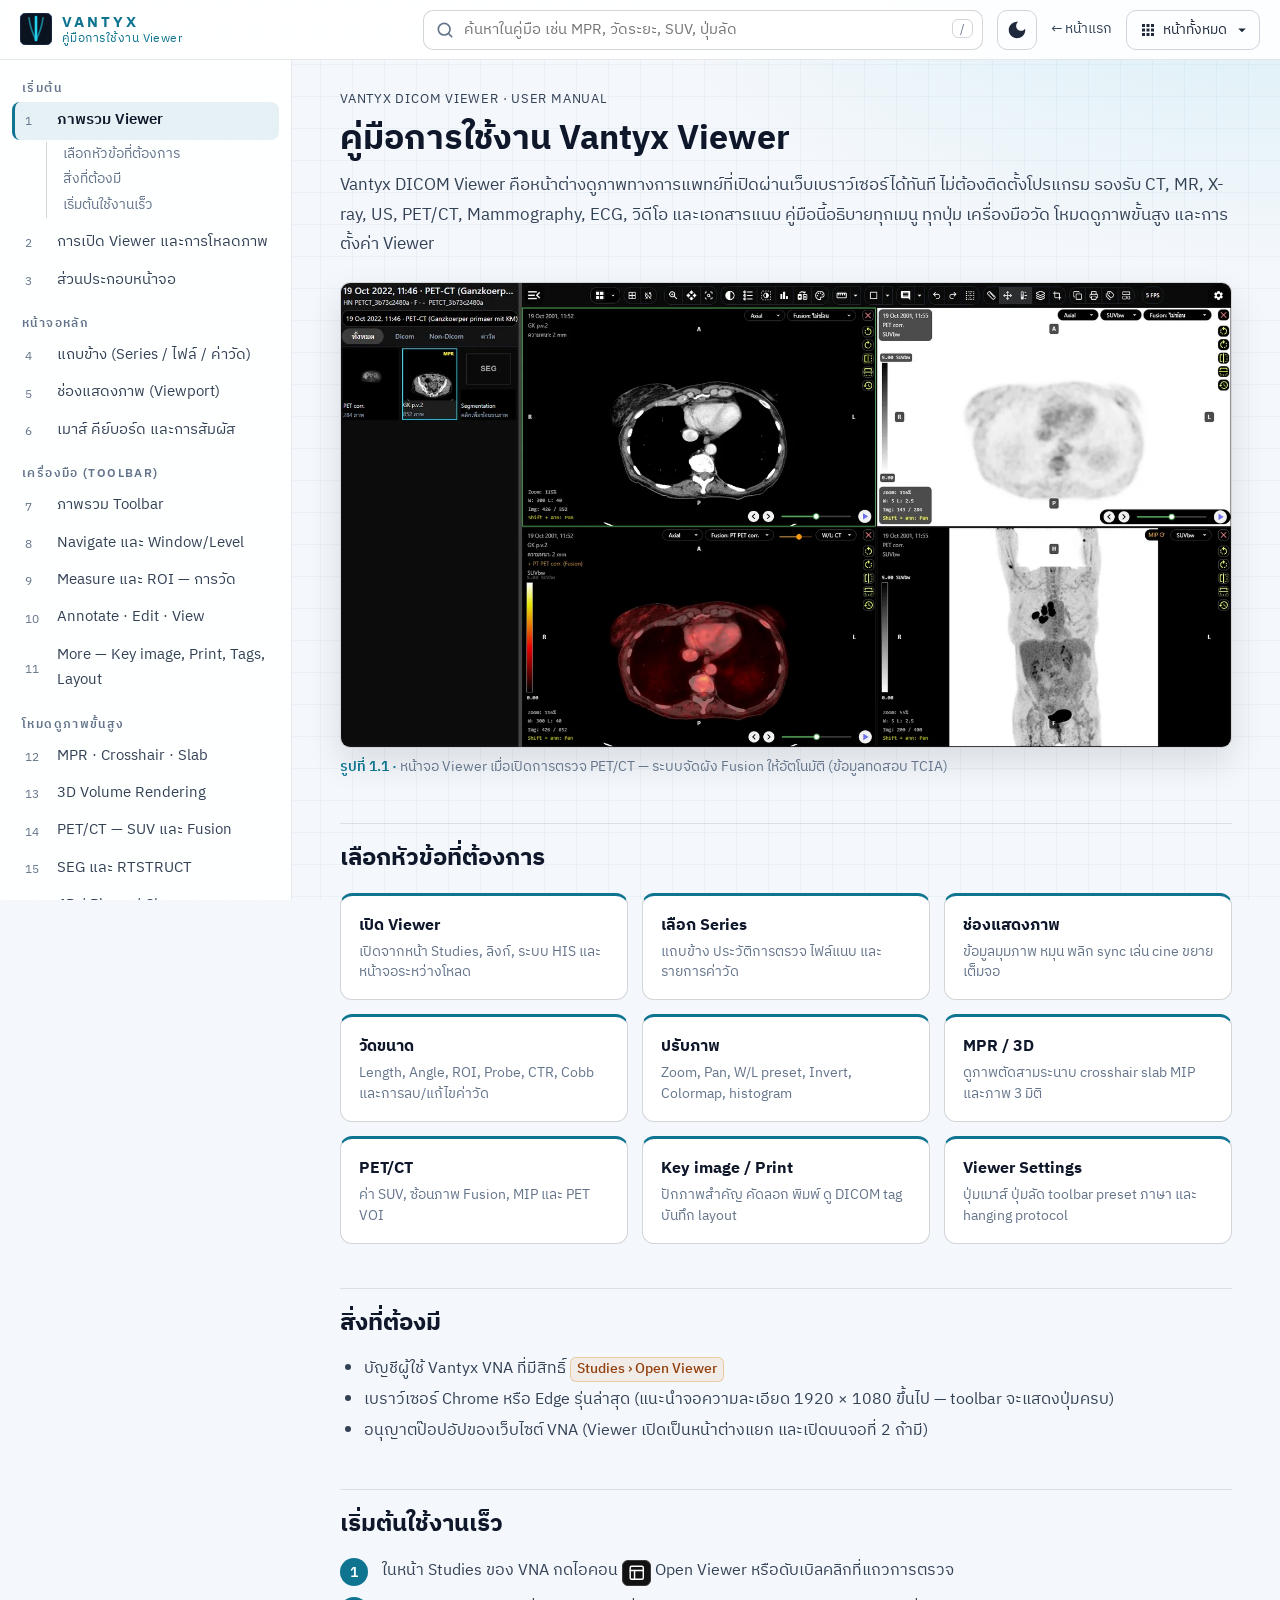
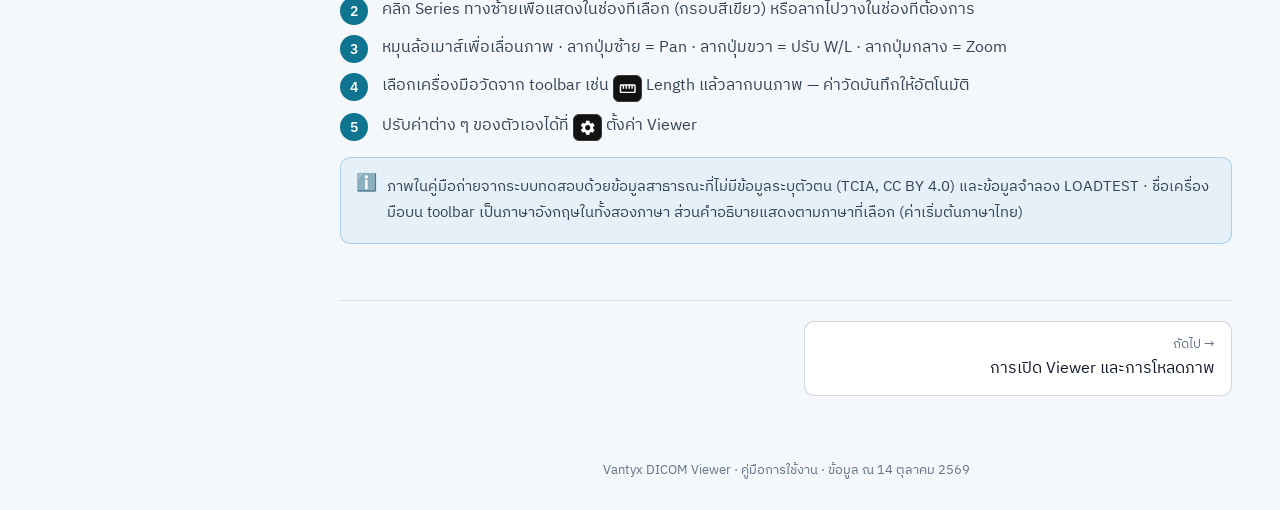
<file: viewer_documentation/index.html>
<!doctype html>
<html lang="th">
  <head>
    <meta charset="utf-8" />
    <meta name="viewport" content="width=device-width, initial-scale=1" />
    <meta name="color-scheme" content="dark light" />
    <title>คู่มือการใช้งาน Vantyx Viewer</title>
    <link rel="icon" type="image/svg+xml" href="../favicon.svg" />
    <meta name="description" content="คู่มือการใช้งาน Vantyx DICOM Viewer ทุกเมนู ทุกปุ่ม เครื่องมือ และ Viewer Settings" />
    <link rel="preconnect" href="https://fonts.googleapis.com" />
    <link rel="preconnect" href="https://fonts.gstatic.com" crossorigin />
    <link
      href="https://fonts.googleapis.com/css2?family=IBM+Plex+Sans+Thai:wght@400;500;600;700&family=IBM+Plex+Sans:wght@400;500;600;700&family=IBM+Plex+Mono:wght@400;500;600&display=swap"
      rel="stylesheet"
    />
    <link rel="stylesheet" href="assets/style.css" />
    <link rel="stylesheet" href="../shared/site-nav.css" />
    <script src="../shared/site-nav.js" defer></script>
    <script>
      // ตั้งธีมก่อน render (กันจอกะพริบ) — ค่าที่ผู้ใช้เลือกเก็บใน localStorage ไม่มีค่า = ตามระบบปฏิบัติการ
      ;(function () {
        var t = null
        try {
          // คีย์เดียวกับคู่มือ VNA (vantyx-doc-theme) — ธีมใช้ร่วมกันทั้ง 2 คู่มือ · คีย์เก่าของคู่มือ Viewer อ่านเป็นค่าสำรอง
          t = localStorage.getItem('vantyx-doc-theme') || localStorage.getItem('vantyx-viewer-doc-theme')
        } catch (e) {}
        if (t !== 'light' && t !== 'dark') t = window.matchMedia && matchMedia('(prefers-color-scheme: light)').matches ? 'light' : 'dark'
        document.documentElement.setAttribute('data-theme', t)
      })()
    </script>
  </head>
  <body>
    <!-- ไอคอนชุดเดียวกับ Vantyx Viewer: custom toolIcons.tsx (c-*), lucide-react 1.50.0 (l-*), @mui/icons-material 6.5.0 (m-*) -->
    <svg xmlns="http://www.w3.org/2000/svg" style="display:none" aria-hidden="true">
      <symbol id="c-cobb-angle" viewBox="0 0 24 24"><g fill="none" stroke="currentColor" stroke-width="2" stroke-linecap="round" stroke-linejoin="round"><path d="M7.4 2.8 4.6 9.2M7.4 21.2 4.6 14.8"></path><path d="M6 6 20 12 6 18"></path><path d="M15.4 10a5 5 0 0 0 0 4"></path></g></symbol>
      <symbol id="c-cardiothoracic-ratio" viewBox="0 0 24 24"><g fill="none" stroke="currentColor" stroke-width="2" stroke-linecap="round" stroke-linejoin="round"><path d="M4 20V13C4 7 7.5 3 12 3s8 4 8 10v7"></path><path d="M4 17h16"></path><path d="M8.5 12h7"></path><path d="M8.5 10.5v3M15.5 10.5v3"></path></g></symbol>
      <symbol id="c-spine-label" viewBox="0 0 24 24"><g fill="none" stroke="currentColor" stroke-width="2" stroke-linecap="round" stroke-linejoin="round"><rect x="3" y="2.5" width="8" height="4.5" rx="1.5"></rect><rect x="3" y="9.75" width="8" height="4.5" rx="1.5"></rect><rect x="3" y="17" width="8" height="4.5" rx="1.5"></rect><path d="M14 4.75h7M14 12h7M14 19.25h7"></path></g></symbol>
      <symbol id="c-spine" viewBox="0 0 24 24"><g fill="currentColor"><rect x="11.8" y="1.3" width="5.2" height="2.6" rx="1.1" transform="rotate(-14 14.4 2.6)"></rect><rect x="9.8" y="5.1" width="5.8" height="2.8" rx="1.1" transform="rotate(2 12.7 6.5)"></rect><rect x="8.8" y="9.05" width="6.4" height="2.9" rx="1.1" transform="rotate(2 12 10.5)"></rect><rect x="9" y="13" width="7" height="3" rx="1.1" transform="rotate(-8 12.5 14.5)"></rect><rect x="10.6" y="16.95" width="7.4" height="3.1" rx="1.1" transform="rotate(-18 14.3 18.5)"></rect><path d="M11.9 21.6 19.2 19.9 14.9 23.6Z"></path></g><path d="M11.6 3.6 9.3 4.9M9.7 7.5 7.1 8.7M8.7 11.4 5.9 12.4M8.9 15.6 6.1 17M10.7 20 8.7 21.8" fill="none" stroke="currentColor" stroke-width="1.8" stroke-linecap="round"></path></symbol>
      <symbol id="c-height-difference" viewBox="0 0 24 24"><g fill="none" stroke="currentColor" stroke-width="2" stroke-linecap="round" stroke-linejoin="round"><path d="M2 5h9M13 19h9"></path><path d="M12 5v14"></path><path d="m9.5 7.5 2.5-2.5 2.5 2.5M9.5 16.5l2.5 2.5 2.5-2.5"></path></g></symbol>
      <symbol id="c-calibration" viewBox="0 0 24 24"><g fill="none" stroke="currentColor" stroke-width="2" stroke-linecap="round" stroke-linejoin="round"><path d="M4 20 20 4"></path><path d="M2.5 17.5l4 4M17.5 2.5l4 4"></path><path d="M9.5 12.5l1.5 1.5M12.5 9.5l1.5 1.5"></path><circle cx="18" cy="18" r="3"></circle><path d="m16.6 18 1 1 1.8-2"></path></g></symbol>
      <symbol id="c-ellipse-roi" viewBox="0 0 24 24"><g fill="none" stroke="currentColor" stroke-width="2" stroke-linecap="round" stroke-linejoin="round"><ellipse cx="12" cy="12" rx="10" ry="6.5"></ellipse></g></symbol>
      <symbol id="c-ultrasound-directional" viewBox="0 0 24 24"><g fill="none" stroke="currentColor" stroke-width="2" stroke-linecap="round" stroke-linejoin="round"><path d="M9 3h6"></path><path d="M10 3 4 17a14 10 0 0 0 16 0L14 3"></path><path d="M8.5 14.5 15 10"></path><path d="m12.2 9.6 2.8.4-.8 2.7"></path></g></symbol>
      <symbol id="c-reset-oblique" viewBox="0 0 24 24"><g fill="none" stroke="currentColor" stroke-width="2" stroke-linecap="round" stroke-linejoin="round"><path d="M13.5 10.5 15 9"></path><path d="M4 4v15a1 1 0 0 0 1 1h15"></path><path d="M4.293 19.707 6 18"></path><path d="m9 15 1.5-1.5"></path></g></symbol>
      <symbol id="c-bidirectional" viewBox="0 0 24 24"><g fill="none" stroke="currentColor" stroke-width="2" stroke-linecap="round" stroke-linejoin="round"><path d="M4 18 20 6"></path><path d="M9 8l6 8"></path></g><circle cx="4" cy="18" r="2" fill="currentColor"></circle><circle cx="20" cy="6" r="2" fill="currentColor"></circle><circle cx="9" cy="8" r="1.6" fill="currentColor"></circle><circle cx="15" cy="16" r="1.6" fill="currentColor"></circle></symbol>
      <symbol id="c-livewire" viewBox="0 0 24 24"><g fill="none" stroke="currentColor" stroke-width="2" stroke-linecap="round" stroke-linejoin="round"><path d="M5 14 6.5 8 11 5l3.5 1.5L18 6l1.5 5-2 3 1 4-5 1.5L9 18Z"></path></g><circle cx="6.5" cy="8" r="1.8" fill="currentColor"></circle><circle cx="18" cy="6" r="1.8" fill="currentColor"></circle><circle cx="9" cy="18" r="1.8" fill="currentColor"></circle></symbol>
      <symbol id="c-wl-presets" viewBox="0 0 24 24"><g fill="none" stroke="currentColor" stroke-width="1.4"><circle cx="5" cy="4.5" r="2.4"></circle><circle cx="5" cy="12" r="2.4"></circle><circle cx="5" cy="19.5" r="2.4"></circle></g><path d="M5 2.1a2.4 2.4 0 0 0 0 4.8ZM5 9.6a2.4 2.4 0 0 0 0 4.8ZM5 17.1a2.4 2.4 0 0 0 0 4.8Z" fill="currentColor"></path><g fill="none" stroke="currentColor" stroke-width="2" stroke-linecap="round" stroke-linejoin="round"><path d="M11 4.5h10M11 12h10M11 19.5h10"></path></g></symbol>
      <symbol id="c-invert-image" viewBox="0 0 24 24"><path fill-rule="evenodd" fill="currentColor" d="M2 10.5a1.5 1.5 0 0 1 1.5-1.5h6A1.5 1.5 0 0 1 11 10.5v9A1.5 1.5 0 0 1 9.5 21h-6A1.5 1.5 0 0 1 2 19.5Zm2.3 4.5a2.2 2.2 0 1 0 4.4 0 2.2 2.2 0 1 0-4.4 0Z"></path><g fill="none" stroke="currentColor" stroke-width="2" stroke-linecap="round" stroke-linejoin="round"><rect x="14" y="10" width="8" height="10" rx="1.5"></rect><path d="M6.5 6.5c1.5-3 9.5-3 11 0"></path><path d="m15.2 5.8 2.3.7.6-2.4"></path></g><circle cx="18" cy="15" r="2.2" fill="currentColor"></circle></symbol>
      <symbol id="c-palette-colorbar" viewBox="0 0 24 24"><rect x="5" y="2.5" width="6" height="19" rx="1.5" fill="none" stroke="currentColor" stroke-width="1.6"></rect><rect x="5" y="15" width="6" height="6.5" fill="currentColor"></rect><rect x="5" y="9" width="6" height="6" fill="currentColor" opacity="0.55"></rect><rect x="5" y="3" width="6" height="6" fill="currentColor" opacity="0.2"></rect><g fill="none" stroke="currentColor" stroke-width="2" stroke-linecap="round" stroke-linejoin="round"><path d="M14.5 4h3M14.5 12h5M14.5 20h3"></path></g></symbol>
      <symbol id="c-wl-region" viewBox="0 0 24 24"><rect x="2.5" y="2.5" width="19" height="19" rx="2" fill="none" stroke="currentColor" stroke-width="1.6" stroke-dasharray="3 2.4"></rect><circle cx="12" cy="12" r="5" fill="none" stroke="currentColor" stroke-width="1.6"></circle><path d="M12 7a5 5 0 0 1 0 10Z" fill="currentColor"></path></symbol>
      <symbol id="c-ref-line" viewBox="0 0 24 24"><rect x="1.5" y="4.5" width="9" height="15" rx="1.5" fill="currentColor" opacity="0.3"></rect><g fill="none" stroke="currentColor" stroke-width="1.8" stroke-linejoin="round"><rect x="1.5" y="4.5" width="9" height="15" rx="1.5"></rect><rect x="13.5" y="4.5" width="9" height="15" rx="1.5"></rect></g><path d="M12 11h12" stroke="currentColor" stroke-width="2.4" stroke-linecap="round"></path></symbol>
      <symbol id="c-ref-line-off" viewBox="0 0 24 24"><rect x="1.5" y="4.5" width="9" height="15" rx="1.5" fill="currentColor" opacity="0.3"></rect><g fill="none" stroke="currentColor" stroke-width="1.8" stroke-linejoin="round"><rect x="1.5" y="4.5" width="9" height="15" rx="1.5"></rect><rect x="13.5" y="4.5" width="9" height="15" rx="1.5"></rect></g><path d="M12 11h12" stroke="currentColor" stroke-width="1.8" stroke-dasharray="2 2" opacity="0.6"></path></symbol>
      <symbol id="l-scan-search" viewBox="0 0 24 24" fill="none" stroke="currentColor" stroke-width="2" stroke-linecap="round" stroke-linejoin="round"><path d="M3 7V5a2 2 0 0 1 2-2h2"></path><path d="M17 3h2a2 2 0 0 1 2 2v2"></path><path d="M21 17v2a2 2 0 0 1-2 2h-2"></path><path d="M7 21H5a2 2 0 0 1-2-2v-2"></path><circle cx="12" cy="12" r="3"></circle><path d="m16 16-1.9-1.9"></path></symbol>
      <symbol id="l-palette" viewBox="0 0 24 24" fill="none" stroke="currentColor" stroke-width="2" stroke-linecap="round" stroke-linejoin="round"><path d="M12 22a1 1 0 0 1 0-20 10 9 0 0 1 10 9 5 5 0 0 1-5 5h-2.25a1.75 1.75 0 0 0-1.4 2.8l.3.4a1.75 1.75 0 0 1-1.4 2.8z"></path><circle cx="13.5" cy="6.5" r=".5" fill="currentColor"></circle><circle cx="17.5" cy="10.5" r=".5" fill="currentColor"></circle><circle cx="6.5" cy="12.5" r=".5" fill="currentColor"></circle><circle cx="8.5" cy="7.5" r=".5" fill="currentColor"></circle></symbol>
      <symbol id="l-angle" viewBox="0 0 24 24" fill="none" stroke="currentColor" stroke-width="2" stroke-linecap="round" stroke-linejoin="round"><path d="M3 3v16a2 2 0 0 0 2 2h16"></path><path d="M3 11a10 10 0 0 1 10 10"></path></symbol>
      <symbol id="l-circle" viewBox="0 0 24 24" fill="none" stroke="currentColor" stroke-width="2" stroke-linecap="round" stroke-linejoin="round"><circle cx="12" cy="12" r="10"></circle></symbol>
      <symbol id="l-lasso-select" viewBox="0 0 24 24" fill="none" stroke="currentColor" stroke-width="2" stroke-linecap="round" stroke-linejoin="round"><path d="M7 22a5 5 0 0 1-2-4"></path><path d="M7 16.93c.96.43 1.96.74 2.99.91"></path><path d="M3.34 14A6.8 6.8 0 0 1 2 10c0-4.42 4.48-8 10-8s10 3.58 10 8a7.19 7.19 0 0 1-.33 2"></path><path d="M5 18a2 2 0 1 0 0-4 2 2 0 0 0 0 4z"></path><path d="M14.33 22h-.09a.35.35 0 0 1-.24-.32v-10a.34.34 0 0 1 .33-.34c.08 0 .15.03.21.08l7.34 6a.33.33 0 0 1-.21.59h-4.49l-2.57 3.85a.35.35 0 0 1-.28.14z"></path></symbol>
      <symbol id="l-spline" viewBox="0 0 24 24" fill="none" stroke="currentColor" stroke-width="2" stroke-linecap="round" stroke-linejoin="round"><circle cx="19" cy="5" r="2"></circle><circle cx="5" cy="19" r="2"></circle><path d="M5 17A12 12 0 0 1 17 5"></path></symbol>
      <symbol id="l-box" viewBox="0 0 24 24" fill="none" stroke="currentColor" stroke-width="2" stroke-linecap="round" stroke-linejoin="round"><path d="M21 8a2 2 0 0 0-1-1.73l-7-4a2 2 0 0 0-2 0l-7 4A2 2 0 0 0 3 8v8a2 2 0 0 0 1 1.73l7 4a2 2 0 0 0 2 0l7-4A2 2 0 0 0 21 16Z"></path><path d="m3.3 7 8.7 5 8.7-5"></path><path d="M12 22V12"></path></symbol>
      <symbol id="l-cylinder" viewBox="0 0 24 24" fill="none" stroke="currentColor" stroke-width="2" stroke-linecap="round" stroke-linejoin="round"><ellipse cx="12" cy="5" rx="9" ry="3"></ellipse><path d="M3 5v14a9 3 0 0 0 18 0V5"></path></symbol>
      <symbol id="l-crosshair" viewBox="0 0 24 24" fill="none" stroke="currentColor" stroke-width="2" stroke-linecap="round" stroke-linejoin="round"><circle cx="12" cy="12" r="10"></circle><line x1="22" x2="18" y1="12" y2="12"></line><line x1="6" x2="2" y1="12" y2="12"></line><line x1="12" x2="12" y1="6" y2="2"></line><line x1="12" x2="12" y1="22" y2="18"></line></symbol>
      <symbol id="l-pipette" viewBox="0 0 24 24" fill="none" stroke="currentColor" stroke-width="2" stroke-linecap="round" stroke-linejoin="round"><path d="m12 9-8.414 8.414A2 2 0 0 0 3 18.828v1.344a2 2 0 0 1-.586 1.414A2 2 0 0 1 3.828 21h1.344a2 2 0 0 0 1.414-.586L15 12"></path><path d="m18 9 .4.4a1 1 0 1 1-3 3l-3.8-3.8a1 1 0 1 1 3-3l.4.4 3.4-3.4a1 1 0 1 1 3 3z"></path><path d="m2 22 .414-.414"></path></symbol>
      <symbol id="l-type" viewBox="0 0 24 24" fill="none" stroke="currentColor" stroke-width="2" stroke-linecap="round" stroke-linejoin="round"><path d="M12 4v16"></path><path d="M4 7V5a1 1 0 0 1 1-1h14a1 1 0 0 1 1 1v2"></path><path d="M9 20h6"></path></symbol>
      <symbol id="l-undo2" viewBox="0 0 24 24" fill="none" stroke="currentColor" stroke-width="2" stroke-linecap="round" stroke-linejoin="round"><path d="M9 14 4 9l5-5"></path><path d="M4 9h10.5a5.5 5.5 0 0 1 5.5 5.5a5.5 5.5 0 0 1-5.5 5.5H11"></path></symbol>
      <symbol id="l-redo2" viewBox="0 0 24 24" fill="none" stroke="currentColor" stroke-width="2" stroke-linecap="round" stroke-linejoin="round"><path d="m15 14 5-5-5-5"></path><path d="M20 9H9.5A5.5 5.5 0 0 0 4 14.5A5.5 5.5 0 0 0 9.5 20H13"></path></symbol>
      <symbol id="l-ruler" viewBox="0 0 24 24" fill="none" stroke="currentColor" stroke-width="2" stroke-linecap="round" stroke-linejoin="round"><path d="M21.3 15.3a2.4 2.4 0 0 1 0 3.4l-2.6 2.6a2.4 2.4 0 0 1-3.4 0L2.7 8.7a2.41 2.41 0 0 1 0-3.4l2.6-2.6a2.41 2.41 0 0 1 3.4 0Z"></path><path d="m14.5 12.5 2-2"></path><path d="m11.5 9.5 2-2"></path><path d="m8.5 6.5 2-2"></path><path d="m17.5 15.5 2-2"></path></symbol>
      <symbol id="l-move" viewBox="0 0 24 24" fill="none" stroke="currentColor" stroke-width="2" stroke-linecap="round" stroke-linejoin="round"><path d="M12 2v20"></path><path d="m15 19-3 3-3-3"></path><path d="m19 9 3 3-3 3"></path><path d="M2 12h20"></path><path d="m5 9-3 3 3 3"></path><path d="m9 5 3-3 3 3"></path></symbol>
      <symbol id="l-compass" viewBox="0 0 24 24" fill="none" stroke="currentColor" stroke-width="2" stroke-linecap="round" stroke-linejoin="round"><circle cx="12" cy="12" r="10"></circle><path d="m16.24 7.76-1.804 5.411a2 2 0 0 1-1.265 1.265L7.76 16.24l1.804-5.411a2 2 0 0 1 1.265-1.265z"></path></symbol>
      <symbol id="l-layers3" viewBox="0 0 24 24" fill="none" stroke="currentColor" stroke-width="2" stroke-linecap="round" stroke-linejoin="round"><path d="M12.83 2.18a2 2 0 0 0-1.66 0L2.6 6.08a1 1 0 0 0 0 1.83l8.58 3.91a2 2 0 0 0 1.66 0l8.58-3.9a1 1 0 0 0 0-1.83z"></path><path d="M2 12a1 1 0 0 0 .58.91l8.6 3.91a2 2 0 0 0 1.65 0l8.58-3.9A1 1 0 0 0 22 12"></path><path d="M2 17a1 1 0 0 0 .58.91l8.6 3.91a2 2 0 0 0 1.65 0l8.58-3.9A1 1 0 0 0 22 17"></path></symbol>
      <symbol id="l-axis3d" viewBox="0 0 24 24" fill="none" stroke="currentColor" stroke-width="2" stroke-linecap="round" stroke-linejoin="round"><path d="M13.5 10.5 15 9"></path><path d="M4 4v15a1 1 0 0 0 1 1h15"></path><path d="M4.293 19.707 6 18"></path><path d="m9 15 1.5-1.5"></path></symbol>
      <symbol id="l-crop" viewBox="0 0 24 24" fill="none" stroke="currentColor" stroke-width="2" stroke-linecap="round" stroke-linejoin="round"><path d="M6 2v14a2 2 0 0 0 2 2h14"></path><path d="M18 22V8a2 2 0 0 0-2-2H2"></path></symbol>
      <symbol id="l-star" viewBox="0 0 24 24" fill="none" stroke="currentColor" stroke-width="2" stroke-linecap="round" stroke-linejoin="round"><path d="M11.525 2.295a.53.53 0 0 1 .95 0l2.31 4.679a2.123 2.123 0 0 0 1.595 1.16l5.166.756a.53.53 0 0 1 .294.904l-3.736 3.638a2.123 2.123 0 0 0-.611 1.878l.882 5.14a.53.53 0 0 1-.771.56l-4.618-2.428a2.122 2.122 0 0 0-1.973 0L6.396 21.01a.53.53 0 0 1-.77-.56l.881-5.139a2.122 2.122 0 0 0-.611-1.879L2.16 9.795a.53.53 0 0 1 .294-.906l5.165-.755a2.122 2.122 0 0 0 1.597-1.16z"></path></symbol>
      <symbol id="l-copy" viewBox="0 0 24 24" fill="none" stroke="currentColor" stroke-width="2" stroke-linecap="round" stroke-linejoin="round"><rect width="14" height="14" x="8" y="8" rx="2" ry="2"></rect><path d="M4 16c-1.1 0-2-.9-2-2V4c0-1.1.9-2 2-2h10c1.1 0 2 .9 2 2"></path></symbol>
      <symbol id="l-printer" viewBox="0 0 24 24" fill="none" stroke="currentColor" stroke-width="2" stroke-linecap="round" stroke-linejoin="round"><path d="M6 18H4a2 2 0 0 1-2-2v-5a2 2 0 0 1 2-2h16a2 2 0 0 1 2 2v5a2 2 0 0 1-2 2h-2"></path><path d="M6 9V3a1 1 0 0 1 1-1h10a1 1 0 0 1 1 1v6"></path><rect x="6" y="14" width="12" height="8" rx="1"></rect></symbol>
      <symbol id="l-tags" viewBox="0 0 24 24" fill="none" stroke="currentColor" stroke-width="2" stroke-linecap="round" stroke-linejoin="round"><path d="M13.172 2a2 2 0 0 1 1.414.586l6.71 6.71a2.4 2.4 0 0 1 0 3.408l-4.592 4.592a2.4 2.4 0 0 1-3.408 0l-6.71-6.71A2 2 0 0 1 6 9.172V3a1 1 0 0 1 1-1z"></path><path d="M2 7v6.172a2 2 0 0 0 .586 1.414l6.71 6.71a2.4 2.4 0 0 0 3.191.193"></path><circle cx="10.5" cy="6.5" r=".5" fill="currentColor"></circle></symbol>
      <symbol id="l-save" viewBox="0 0 24 24" fill="none" stroke="currentColor" stroke-width="2" stroke-linecap="round" stroke-linejoin="round"><path d="M15.2 3a2 2 0 0 1 1.4.6l3.8 3.8a2 2 0 0 1 .6 1.4V19a2 2 0 0 1-2 2H5a2 2 0 0 1-2-2V5a2 2 0 0 1 2-2z"></path><path d="M17 21v-7a1 1 0 0 0-1-1H8a1 1 0 0 0-1 1v7"></path><path d="M7 3v4a1 1 0 0 0 1 1h7"></path></symbol>
      <symbol id="l-rotate-ccw" viewBox="0 0 24 24" fill="none" stroke="currentColor" stroke-width="2" stroke-linecap="round" stroke-linejoin="round"><path d="M3 12a9 9 0 1 0 9-9 9.75 9.75 0 0 0-6.74 2.74L3 8"></path><path d="M3 3v5h5"></path></symbol>
      <symbol id="l-bookmark-plus" viewBox="0 0 24 24" fill="none" stroke="currentColor" stroke-width="2" stroke-linecap="round" stroke-linejoin="round"><path d="M12 7v6"></path><path d="M15 10H9"></path><path d="M17 3a2 2 0 0 1 2 2v15a1 1 0 0 1-1.496.868l-4.512-2.578a2 2 0 0 0-1.984 0l-4.512 2.578A1 1 0 0 1 5 20V5a2 2 0 0 1 2-2z"></path></symbol>
      <symbol id="l-layout-template" viewBox="0 0 24 24" fill="none" stroke="currentColor" stroke-width="2" stroke-linecap="round" stroke-linejoin="round"><rect width="18" height="7" x="3" y="3" rx="1"></rect><rect width="9" height="7" x="3" y="14" rx="1"></rect><rect width="5" height="7" x="16" y="14" rx="1"></rect></symbol>
      <symbol id="l-pencil" viewBox="0 0 24 24" fill="none" stroke="currentColor" stroke-width="2" stroke-linecap="round" stroke-linejoin="round"><path d="M21.174 6.812a1 1 0 0 0-3.986-3.987L3.842 16.174a2 2 0 0 0-.5.83l-1.321 4.352a.5.5 0 0 0 .623.622l4.353-1.32a2 2 0 0 0 .83-.497z"></path><path d="m15 5 4 4"></path></symbol>
      <symbol id="l-trash2" viewBox="0 0 24 24" fill="none" stroke="currentColor" stroke-width="2" stroke-linecap="round" stroke-linejoin="round"><path d="M10 11v6"></path><path d="M14 11v6"></path><path d="M19 6v14a2 2 0 0 1-2 2H7a2 2 0 0 1-2-2V6"></path><path d="M3 6h18"></path><path d="M8 6V4a2 2 0 0 1 2-2h4a2 2 0 0 1 2 2v2"></path></symbol>
      <symbol id="m-three-d-rotation" viewBox="0 0 24 24"><path d="M7.52 21.48C4.25 19.94 1.91 16.76 1.55 13H.05C.56 19.16 5.71 24 12 24l.66-.03-3.81-3.81zm.89-6.52c-.19 0-.37-.03-.52-.08-.16-.06-.29-.13-.4-.24-.11-.1-.2-.22-.26-.37-.06-.14-.09-.3-.09-.47h-1.3c0 .36.07.68.21.95s.33.5.56.69c.24.18.51.32.82.41q.45.15.96.15c.37 0 .72-.05 1.03-.15.32-.1.6-.25.83-.44s.42-.43.55-.72.2-.61.2-.97c0-.19-.02-.38-.07-.56s-.12-.35-.23-.51c-.1-.16-.24-.3-.4-.43-.17-.13-.37-.23-.61-.31.2-.09.37-.2.52-.33s.27-.27.37-.42.17-.3.22-.46.07-.32.07-.48q0-.54-.18-.96t-.51-.69c-.2-.19-.47-.33-.77-.43C9.1 8.05 8.76 8 8.39 8c-.36 0-.69.05-1 .16-.3.11-.57.26-.79.45-.21.19-.38.41-.51.67-.12.26-.18.54-.18.85h1.3q0-.255.09-.45c.09-.195.14-.25.25-.34s.23-.17.38-.22.3-.08.48-.08c.4 0 .7.1.89.31.19.2.29.49.29.86 0 .18-.03.34-.08.49s-.14.27-.25.37-.25.18-.41.24-.36.09-.58.09H7.5v1.03h.77c.22 0 .42.02.6.07s.33.13.45.23c.12.11.22.24.29.4s.1.35.1.57c0 .41-.12.72-.35.93-.23.23-.55.33-.95.33m8.55-5.92c-.32-.33-.7-.59-1.14-.77-.43-.18-.92-.27-1.46-.27H12v8h2.3c.55 0 1.06-.09 1.51-.27s.84-.43 1.16-.76.57-.73.74-1.19c.17-.47.26-.99.26-1.57v-.4c0-.58-.09-1.1-.26-1.57q-.27-.705-.75-1.2m-.39 3.16c0 .42-.05.79-.14 1.13-.1.33-.24.62-.43.85s-.43.41-.71.53q-.435.18-.99.18h-.91V9.12h.97c.72 0 1.27.23 1.64.69.38.46.57 1.12.57 1.99zM12 0l-.66.03 3.81 3.81 1.33-1.33c3.27 1.55 5.61 4.72 5.96 8.48h1.5C23.44 4.84 18.29 0 12 0"></path></symbol>
      <symbol id="m-zoom-in" viewBox="0 0 24 24"><path d="M15.5 14h-.79l-.28-.27C15.41 12.59 16 11.11 16 9.5 16 5.91 13.09 3 9.5 3S3 5.91 3 9.5 5.91 16 9.5 16c1.61 0 3.09-.59 4.23-1.57l.27.28v.79l5 4.99L20.49 19zm-6 0C7.01 14 5 11.99 5 9.5S7.01 5 9.5 5 14 7.01 14 9.5 11.99 14 9.5 14"></path><path d="M12 10h-2v2H9v-2H7V9h2V7h1v2h2z"></path></symbol>
      <symbol id="m-open-with" viewBox="0 0 24 24"><path d="M10 9h4V6h3l-5-5-5 5h3zm-1 1H6V7l-5 5 5 5v-3h3zm14 2-5-5v3h-3v4h3v3zm-9 3h-4v3H7l5 5 5-5h-3z"></path></symbol>
      <symbol id="m-search" viewBox="0 0 24 24"><path d="M15.5 14h-.79l-.28-.27C15.41 12.59 16 11.11 16 9.5 16 5.91 13.09 3 9.5 3S3 5.91 3 9.5 5.91 16 9.5 16c1.61 0 3.09-.59 4.23-1.57l.27.28v.79l5 4.99L20.49 19zm-6 0C7.01 14 5 11.99 5 9.5S7.01 5 9.5 5 14 7.01 14 9.5 11.99 14 9.5 14"></path></symbol>
      <symbol id="m-contrast" viewBox="0 0 24 24"><path d="M12 22c5.52 0 10-4.48 10-10S17.52 2 12 2 2 6.48 2 12s4.48 10 10 10m1-17.93c3.94.49 7 3.85 7 7.93s-3.05 7.44-7 7.93z"></path></symbol>
      <symbol id="m-bar-chart" viewBox="0 0 24 24"><path d="M4 9h4v11H4zm12 4h4v7h-4zm-6-9h4v16h-4z"></path></symbol>
      <symbol id="m-straighten" viewBox="0 0 24 24"><path d="M21 6H3c-1.1 0-2 .9-2 2v8c0 1.1.9 2 2 2h18c1.1 0 2-.9 2-2V8c0-1.1-.9-2-2-2m0 10H3V8h2v4h2V8h2v4h2V8h2v4h2V8h2v4h2V8h2z"></path></symbol>
      <symbol id="m-crop-square" viewBox="0 0 24 24"><path d="M18 4H6c-1.1 0-2 .9-2 2v12c0 1.1.9 2 2 2h12c1.1 0 2-.9 2-2V6c0-1.1-.9-2-2-2m0 14H6V6h12z"></path></symbol>
      <symbol id="m-insert-comment" viewBox="0 0 24 24"><path d="M20 2H4c-1.1 0-2 .9-2 2v12c0 1.1.9 2 2 2h14l4 4V4c0-1.1-.9-2-2-2m-2 12H6v-2h12zm0-3H6V9h12zm0-3H6V6h12z"></path></symbol>
      <symbol id="m-border-clear" viewBox="0 0 24 24"><path d="M7 5h2V3H7zm0 8h2v-2H7zm0 8h2v-2H7zm4-4h2v-2h-2zm0 4h2v-2h-2zm-8 0h2v-2H3zm0-4h2v-2H3zm0-4h2v-2H3zm0-4h2V7H3zm0-4h2V3H3zm8 8h2v-2h-2zm8 4h2v-2h-2zm0-4h2v-2h-2zm0 8h2v-2h-2zm0-12h2V7h-2zm-8 0h2V7h-2zm8-6v2h2V3zm-8 2h2V3h-2zm4 16h2v-2h-2zm0-8h2v-2h-2zm0-8h2V3h-2z"></path></symbol>
      <symbol id="m-fit-screen" viewBox="0 0 24 24"><path d="M17 4h3c1.1 0 2 .9 2 2v2h-2V6h-3zM4 8V6h3V4H4c-1.1 0-2 .9-2 2v2zm16 8v2h-3v2h3c1.1 0 2-.9 2-2v-2zM7 18H4v-2H2v2c0 1.1.9 2 2 2h3zM18 8H6v8h12z"></path></symbol>
      <symbol id="m-screen-lock-landscape" viewBox="0 0 24 24"><path d="M21 5H3c-1.1 0-2 .9-2 2v10c0 1.1.9 2 2 2h18c1.1 0 2-.9 2-2V7c0-1.1-.9-2-2-2m-2 12H5V7h14zm-9-1h4c.55 0 1-.45 1-1v-3c0-.55-.45-1-1-1v-1c0-1.11-.9-2-2-2-1.11 0-2 .9-2 2v1c-.55 0-1 .45-1 1v3c0 .55.45 1 1 1m.8-6c0-.66.54-1.2 1.2-1.2s1.2.54 1.2 1.2v1h-2.4z"></path></symbol>
      <symbol id="m-border-all" viewBox="0 0 24 24"><path d="M3 3v18h18V3zm8 16H5v-6h6zm0-8H5V5h6zm8 8h-6v-6h6zm0-8h-6V5h6z"></path></symbol>
      <symbol id="m-sync" viewBox="0 0 24 24"><path d="M12 4V1L8 5l4 4V6c3.31 0 6 2.69 6 6 0 1.01-.25 1.97-.7 2.8l1.46 1.46C19.54 15.03 20 13.57 20 12c0-4.42-3.58-8-8-8m0 14c-3.31 0-6-2.69-6-6 0-1.01.25-1.97.7-2.8L5.24 7.74C4.46 8.97 4 10.43 4 12c0 4.42 3.58 8 8 8v3l4-4-4-4z"></path></symbol>
      <symbol id="m-sync-disabled" viewBox="0 0 24 24"><path d="M10 6.35V4.26c-.8.21-1.55.54-2.23.96l1.46 1.46c.25-.12.5-.24.77-.33m-7.14-.94 2.36 2.36C4.45 8.99 4 10.44 4 12c0 2.21.91 4.2 2.36 5.64L4 20h6v-6l-2.24 2.24C6.68 15.15 6 13.66 6 12c0-1 .25-1.94.68-2.77l8.08 8.08c-.25.13-.5.25-.77.34v2.09c.8-.21 1.55-.54 2.23-.96l2.36 2.36 1.27-1.27L4.14 4.14zM20 4h-6v6l2.24-2.24C17.32 8.85 18 10.34 18 12c0 1-.25 1.94-.68 2.77l1.46 1.46C19.55 15.01 20 13.56 20 12c0-2.21-.91-4.2-2.36-5.64z"></path></symbol>
      <symbol id="m-more-horiz" viewBox="0 0 24 24"><path d="M6 10c-1.1 0-2 .9-2 2s.9 2 2 2 2-.9 2-2-.9-2-2-2m12 0c-1.1 0-2 .9-2 2s.9 2 2 2 2-.9 2-2-.9-2-2-2m-6 0c-1.1 0-2 .9-2 2s.9 2 2 2 2-.9 2-2-.9-2-2-2"></path></symbol>
      <symbol id="m-settings" viewBox="0 0 24 24"><path d="M19.14 12.94c.04-.3.06-.61.06-.94 0-.32-.02-.64-.07-.94l2.03-1.58c.18-.14.23-.41.12-.61l-1.92-3.32c-.12-.22-.37-.29-.59-.22l-2.39.96c-.5-.38-1.03-.7-1.62-.94l-.36-2.54c-.04-.24-.24-.41-.48-.41h-3.84c-.24 0-.43.17-.47.41l-.36 2.54c-.59.24-1.13.57-1.62.94l-2.39-.96c-.22-.08-.47 0-.59.22L2.74 8.87c-.12.21-.08.47.12.61l2.03 1.58c-.05.3-.09.63-.09.94s.02.64.07.94l-2.03 1.58c-.18.14-.23.41-.12.61l1.92 3.32c.12.22.37.29.59.22l2.39-.96c.5.38 1.03.7 1.62.94l.36 2.54c.05.24.24.41.48.41h3.84c.24 0 .44-.17.47-.41l.36-2.54c.59-.24 1.13-.56 1.62-.94l2.39.96c.22.08.47 0 .59-.22l1.92-3.32c.12-.22.07-.47-.12-.61zM12 15.6c-1.98 0-3.6-1.62-3.6-3.6s1.62-3.6 3.6-3.6 3.6 1.62 3.6 3.6-1.62 3.6-3.6 3.6"></path></symbol>
      <symbol id="m-menu" viewBox="0 0 24 24"><path d="M3 18h18v-2H3zm0-5h18v-2H3zm0-7v2h18V6z"></path></symbol>
      <symbol id="m-menu-open" viewBox="0 0 24 24"><path d="M3 18h13v-2H3zm0-5h10v-2H3zm0-7v2h13V6zm18 9.59L17.42 12 21 8.41 19.59 7l-5 5 5 5z"></path></symbol>
      <symbol id="m-arrow-drop-down" viewBox="0 0 24 24"><path d="m7 10 5 5 5-5z"></path></symbol>
      <symbol id="m-lock" viewBox="0 0 24 24"><path d="M18 8h-1V6c0-2.76-2.24-5-5-5S7 3.24 7 6v2H6c-1.1 0-2 .9-2 2v10c0 1.1.9 2 2 2h12c1.1 0 2-.9 2-2V10c0-1.1-.9-2-2-2m-6 9c-1.1 0-2-.9-2-2s.9-2 2-2 2 .9 2 2-.9 2-2 2m3.1-9H8.9V6c0-1.71 1.39-3.1 3.1-3.1s3.1 1.39 3.1 3.1z"></path></symbol>
      <symbol id="m-lock-open" viewBox="0 0 24 24"><path d="M12 17c1.1 0 2-.9 2-2s-.9-2-2-2-2 .9-2 2 .9 2 2 2m6-9h-1V6c0-2.76-2.24-5-5-5S7 3.24 7 6h1.9c0-1.71 1.39-3.1 3.1-3.1s3.1 1.39 3.1 3.1v2H6c-1.1 0-2 .9-2 2v10c0 1.1.9 2 2 2h12c1.1 0 2-.9 2-2V10c0-1.1-.9-2-2-2m0 12H6V10h12z"></path></symbol>
      <symbol id="m-rotate-left" viewBox="0 0 24 24"><path d="M7.11 8.53 5.7 7.11C4.8 8.27 4.24 9.61 4.07 11h2.02c.14-.87.49-1.72 1.02-2.47M6.09 13H4.07c.17 1.39.72 2.73 1.62 3.89l1.41-1.42c-.52-.75-.87-1.59-1.01-2.47m1.01 5.32c1.16.9 2.51 1.44 3.9 1.61V17.9c-.87-.15-1.71-.49-2.46-1.03zM13 4.07V1L8.45 5.55 13 10V6.09c2.84.48 5 2.94 5 5.91s-2.16 5.43-5 5.91v2.02c3.95-.49 7-3.85 7-7.93s-3.05-7.44-7-7.93"></path></symbol>
      <symbol id="m-rotate-right" viewBox="0 0 24 24"><path d="M15.55 5.55 11 1v3.07C7.06 4.56 4 7.92 4 12s3.05 7.44 7 7.93v-2.02c-2.84-.48-5-2.94-5-5.91s2.16-5.43 5-5.91V10zM19.93 11c-.17-1.39-.72-2.73-1.62-3.89l-1.42 1.42c.54.75.88 1.6 1.02 2.47zM13 17.9v2.02c1.39-.17 2.74-.71 3.9-1.61l-1.44-1.44c-.75.54-1.59.89-2.46 1.03m3.89-2.42 1.42 1.41c.9-1.16 1.45-2.5 1.62-3.89h-2.02c-.14.87-.48 1.72-1.02 2.48"></path></symbol>
      <symbol id="m-flip" viewBox="0 0 24 24"><path d="M15 21h2v-2h-2zm4-12h2V7h-2zM3 5v14c0 1.1.9 2 2 2h4v-2H5V5h4V3H5c-1.1 0-2 .9-2 2m16-2v2h2c0-1.1-.9-2-2-2m-8 20h2V1h-2zm8-6h2v-2h-2zM15 5h2V3h-2zm4 8h2v-2h-2zm0 8c1.1 0 2-.9 2-2h-2z"></path></symbol>
      <symbol id="m-restore" viewBox="0 0 24 24"><path d="M13 3c-4.97 0-9 4.03-9 9H1l3.89 3.89.07.14L9 12H6c0-3.87 3.13-7 7-7s7 3.13 7 7-3.13 7-7 7c-1.93 0-3.68-.79-4.94-2.06l-1.42 1.42C8.27 19.99 10.51 21 13 21c4.97 0 9-4.03 9-9s-4.03-9-9-9m-1 5v5l4.28 2.54.72-1.21-3.5-2.08V8z"></path></symbol>
      <symbol id="m-close" viewBox="0 0 24 24"><path d="M19 6.41 17.59 5 12 10.59 6.41 5 5 6.41 10.59 12 5 17.59 6.41 19 12 13.41 17.59 19 19 17.59 13.41 12z"></path></symbol>
      <symbol id="m-tune" viewBox="0 0 24 24"><path d="M3 17v2h6v-2zM3 5v2h10V5zm10 16v-2h8v-2h-8v-2h-2v6zM7 9v2H3v2h4v2h2V9zm14 4v-2H11v2zm-6-4h2V7h4V5h-4V3h-2z"></path></symbol>
      <symbol id="m-arrow-back-ios-new" viewBox="0 0 24 24"><path d="M17.77 3.77 16 2 6 12l10 10 1.77-1.77L9.54 12z"></path></symbol>
      <symbol id="m-arrow-forward-ios" viewBox="0 0 24 24"><path d="M6.23 20.23 8 22l10-10L8 2 6.23 3.77 14.46 12z"></path></symbol>
      <symbol id="m-keyboard-arrow-left" viewBox="0 0 24 24"><path d="M15.41 16.59 10.83 12l4.58-4.59L14 6l-6 6 6 6z"></path></symbol>
      <symbol id="m-keyboard-arrow-right" viewBox="0 0 24 24"><path d="M8.59 16.59 13.17 12 8.59 7.41 10 6l6 6-6 6z"></path></symbol>
      <symbol id="m-play-arrow" viewBox="0 0 24 24"><path d="M8 5v14l11-7z"></path></symbol>
      <symbol id="m-pause" viewBox="0 0 24 24"><path d="M6 19h4V5H6zm8-14v14h4V5z"></path></symbol>
      <symbol id="m-center-focus-strong" viewBox="0 0 24 24"><path d="M12 8c-2.21 0-4 1.79-4 4s1.79 4 4 4 4-1.79 4-4-1.79-4-4-4m-7 7H3v4c0 1.1.9 2 2 2h4v-2H5zM5 5h4V3H5c-1.1 0-2 .9-2 2v4h2zm14-2h-4v2h4v4h2V5c0-1.1-.9-2-2-2m0 16h-4v2h4c1.1 0 2-.9 2-2v-4h-2z"></path></symbol>
      <symbol id="m-grid-view" viewBox="0 0 24 24"><path fill-rule="evenodd" d="M3 3v8h8V3zm6 6H5V5h4zm-6 4v8h8v-8zm6 6H5v-4h4zm4-16v8h8V3zm6 6h-4V5h4zm-6 4v8h8v-8zm6 6h-4v-4h4z"></path></symbol>
      <symbol id="m-view-list" viewBox="0 0 24 24"><path d="M3 14h4v-4H3zm0 5h4v-4H3zM3 9h4V5H3zm5 5h13v-4H8zm0 5h13v-4H8zM8 5v4h13V5z"></path></symbol>
      <symbol id="m-article" viewBox="0 0 24 24"><path d="M19 3H5c-1.1 0-2 .9-2 2v14c0 1.1.9 2 2 2h14c1.1 0 2-.9 2-2V5c0-1.1-.9-2-2-2m-5 14H7v-2h7zm3-4H7v-2h10zm0-4H7V7h10z"></path></symbol>
      <symbol id="m-image" viewBox="0 0 24 24"><path d="M21 19V5c0-1.1-.9-2-2-2H5c-1.1 0-2 .9-2 2v14c0 1.1.9 2 2 2h14c1.1 0 2-.9 2-2M8.5 13.5l2.5 3.01L14.5 12l4.5 6H5z"></path></symbol>
      <symbol id="m-ondemand-video" viewBox="0 0 24 24"><path d="M21 3H3c-1.11 0-2 .89-2 2v12c0 1.1.89 2 2 2h5v2h8v-2h5c1.1 0 1.99-.9 1.99-2L23 5c0-1.11-.9-2-2-2m0 14H3V5h18zm-5-6-7 4V7z"></path></symbol>
      <symbol id="m-audiotrack" viewBox="0 0 24 24"><path d="M12 3v9.28c-.47-.17-.97-.28-1.5-.28C8.01 12 6 14.01 6 16.5S8.01 21 10.5 21c2.31 0 4.2-1.75 4.45-4H15V6h4V3z"></path></symbol>
      <symbol id="m-calendar-month" viewBox="0 0 24 24"><path d="M19 4h-1V2h-2v2H8V2H6v2H5c-1.11 0-1.99.9-1.99 2L3 20c0 1.1.89 2 2 2h14c1.1 0 2-.9 2-2V6c0-1.1-.9-2-2-2m0 16H5V10h14zM9 14H7v-2h2zm4 0h-2v-2h2zm4 0h-2v-2h2zm-8 4H7v-2h2zm4 0h-2v-2h2zm4 0h-2v-2h2z"></path></symbol>
      <symbol id="m-download" viewBox="0 0 24 24"><path d="M5 20h14v-2H5zM19 9h-4V3H9v6H5l7 7z"></path></symbol>
      <symbol id="m-arrow-upward" viewBox="0 0 24 24"><path d="m4 12 1.41 1.41L11 7.83V20h2V7.83l5.58 5.59L20 12l-8-8z"></path></symbol>
      <symbol id="m-arrow-downward" viewBox="0 0 24 24"><path d="m20 12-1.41-1.41L13 16.17V4h-2v12.17l-5.58-5.59L4 12l8 8z"></path></symbol>
      <symbol id="m-delete" viewBox="0 0 24 24"><path d="M6 19c0 1.1.9 2 2 2h8c1.1 0 2-.9 2-2V7H6zM19 4h-3.5l-1-1h-5l-1 1H5v2h14z"></path></symbol>
      <symbol id="m-add" viewBox="0 0 24 24"><path d="M19 13h-6v6h-2v-6H5v-2h6V5h2v6h6z"></path></symbol>
      <symbol id="m-edit" viewBox="0 0 24 24"><path d="M3 17.25V21h3.75L17.81 9.94l-3.75-3.75zM20.71 7.04c.39-.39.39-1.02 0-1.41l-2.34-2.34a.996.996 0 0 0-1.41 0l-1.83 1.83 3.75 3.75z"></path></symbol>
      <symbol id="m-content-copy" viewBox="0 0 24 24"><path d="M16 1H4c-1.1 0-2 .9-2 2v14h2V3h12zm3 4H8c-1.1 0-2 .9-2 2v14c0 1.1.9 2 2 2h11c1.1 0 2-.9 2-2V7c0-1.1-.9-2-2-2m0 16H8V7h11z"></path></symbol>
      <symbol id="m-expand-more" viewBox="0 0 24 24"><path d="M16.59 8.59 12 13.17 7.41 8.59 6 10l6 6 6-6z"></path></symbol>
      <symbol id="m-light-mode" viewBox="0 0 24 24"><path d="M12 7c-2.76 0-5 2.24-5 5s2.24 5 5 5 5-2.24 5-5-2.24-5-5-5M2 13h2c.55 0 1-.45 1-1s-.45-1-1-1H2c-.55 0-1 .45-1 1s.45 1 1 1m18 0h2c.55 0 1-.45 1-1s-.45-1-1-1h-2c-.55 0-1 .45-1 1s.45 1 1 1M11 2v2c0 .55.45 1 1 1s1-.45 1-1V2c0-.55-.45-1-1-1s-1 .45-1 1m0 18v2c0 .55.45 1 1 1s1-.45 1-1v-2c0-.55-.45-1-1-1s-1 .45-1 1M5.99 4.58c-.39-.39-1.03-.39-1.41 0-.39.39-.39 1.03 0 1.41l1.06 1.06c.39.39 1.03.39 1.41 0s.39-1.03 0-1.41zm12.37 12.37c-.39-.39-1.03-.39-1.41 0-.39.39-.39 1.03 0 1.41l1.06 1.06c.39.39 1.03.39 1.41 0 .39-.39.39-1.03 0-1.41zm1.06-10.96c.39-.39.39-1.03 0-1.41-.39-.39-1.03-.39-1.41 0l-1.06 1.06c-.39.39-.39 1.03 0 1.41s1.03.39 1.41 0zM7.05 18.36c.39-.39.39-1.03 0-1.41-.39-.39-1.03-.39-1.41 0l-1.06 1.06c-.39.39-.39 1.03 0 1.41s1.03.39 1.41 0z"></path></symbol>
      <symbol id="l-panels-top-left" viewBox="0 0 24 24" fill="none" stroke="currentColor" stroke-width="2" stroke-linecap="round" stroke-linejoin="round"><rect width="18" height="18" x="3" y="3" rx="2"></rect><path d="M3 9h18"></path><path d="M9 21V9"></path></symbol>
      <symbol id="m-dark-mode" viewBox="0 0 24 24"><path d="M12 3c-4.97 0-9 4.03-9 9s4.03 9 9 9 9-4.03 9-9c0-.46-.04-.92-.1-1.36-.98 1.37-2.58 2.26-4.4 2.26-2.98 0-5.4-2.42-5.4-5.4 0-1.81.89-3.42 2.26-4.4-.44-.06-.9-.1-1.36-.1"></path></symbol>
    </svg>
    <header class="topbar">
      <button class="menu-btn" type="button" aria-label="เปิดเมนู">
        <svg viewBox="0 0 24 24" fill="none" stroke="currentColor" stroke-width="2" stroke-linecap="round"><path d="M4 6h16M4 12h16M4 18h16" /></svg>
      </button>
      <a class="brand" href="#home" aria-label="หน้าแรกของคู่มือ">
        <svg viewBox="0 0 32 32" xmlns="http://www.w3.org/2000/svg" aria-hidden="true">
          <rect width="32" height="32" rx="6" fill="#0B1220" stroke="#1E3A5F" />
          <path d="M 16,27 Q 10.30,16.00 9,5" fill="none" stroke="#22D3EE" stroke-width="1.8" stroke-opacity="0.55" stroke-linecap="round" />
          <path d="M 16,27 Q 16.00,15.50 16,4" fill="none" stroke="#22D3EE" stroke-width="2.6" stroke-linecap="round" />
          <path d="M 16,27 Q 21.70,16.00 23,5" fill="none" stroke="#22D3EE" stroke-width="1.8" stroke-opacity="0.55" stroke-linecap="round" />
          <circle cx="16" cy="27" r="1.3" fill="#22D3EE" />
        </svg>
        <span class="txt"><b>VANTYX</b><span>คู่มือการใช้งาน Viewer</span></span>
      </a>
      <div class="search">
        <svg class="ico" viewBox="0 0 24 24" fill="none" stroke="currentColor" stroke-width="2" stroke-linecap="round"><circle cx="11" cy="11" r="7" /><path d="m20 20-3.5-3.5" /></svg>
        <input id="q" type="search" placeholder="ค้นหาในคู่มือ เช่น MPR, วัดระยะ, SUV, ปุ่มลัด" autocomplete="off" aria-label="ค้นหาในคู่มือ" />
        <kbd>/</kbd>
        <div id="suggest" class="suggest" role="listbox"></div>
      </div>
      <button class="theme-btn" type="button" title="Switch to Light" aria-label="Switch to Light">
        <svg class="ic" aria-hidden="true"><use href="#m-light-mode" /></svg>
      </button>
      <a class="top-link" href="../index.html">← หน้าแรก</a>
      <div class="site-nav" data-current="viewer-manual" data-base="../"></div>
    </header>

    <nav class="sidebar" aria-label="สารบัญคู่มือ">
      <div class="nav-group">
        <p>เริ่มต้น</p>
        <a class="nav" href="#home"><span class="n">1</span>ภาพรวม Viewer</a>
        <a class="nav" href="#open"><span class="n">2</span>การเปิด Viewer และการโหลดภาพ</a>
        <a class="nav" href="#screen"><span class="n">3</span>ส่วนประกอบหน้าจอ</a>
      </div>
      <div class="nav-group">
        <p>หน้าจอหลัก</p>
        <a class="nav" href="#sidebar"><span class="n">4</span>แถบข้าง (Series / ไฟล์ / ค่าวัด)</a>
        <a class="nav" href="#viewport"><span class="n">5</span>ช่องแสดงภาพ (Viewport)</a>
        <a class="nav" href="#input"><span class="n">6</span>เมาส์ คีย์บอร์ด และการสัมผัส</a>
      </div>
      <div class="nav-group">
        <p>เครื่องมือ (Toolbar)</p>
        <a class="nav" href="#toolbar"><span class="n">7</span>ภาพรวม Toolbar</a>
        <a class="nav" href="#navigate"><span class="n">8</span>Navigate และ Window/Level</a>
        <a class="nav" href="#measure"><span class="n">9</span>Measure และ ROI — การวัด</a>
        <a class="nav" href="#annotate"><span class="n">10</span>Annotate · Edit · View</a>
        <a class="nav" href="#more"><span class="n">11</span>More — Key image, Print, Tags, Layout</a>
      </div>
      <div class="nav-group">
        <p>โหมดดูภาพขั้นสูง</p>
        <a class="nav" href="#mpr"><span class="n">12</span>MPR · Crosshair · Slab</a>
        <a class="nav" href="#vr3d"><span class="n">13</span>3D Volume Rendering</a>
        <a class="nav" href="#petct"><span class="n">14</span>PET/CT — SUV และ Fusion</a>
        <a class="nav" href="#segrt"><span class="n">15</span>SEG และ RTSTRUCT</a>
        <a class="nav" href="#phase"><span class="n">16</span>4D / Phase / Cine</a>
        <a class="nav" href="#special"><span class="n">17</span>Multi-frame · ECG · Video · รายงาน</a>
        <a class="nav" href="#compare"><span class="n">18</span>Compare · Mammo · Hanging</a>
      </div>
      <div class="nav-group">
        <p>ตั้งค่า (Viewer Settings)</p>
        <a class="nav" href="#settings"><span class="n">19</span>ภาพรวม Viewer Settings</a>
        <a class="nav" href="#set-input"><span class="n">20</span>เมาส์ · Toolbar · ปุ่มลัด</a>
        <a class="nav" href="#set-display"><span class="n">21</span>Window/Level · Layout</a>
        <a class="nav" href="#set-other"><span class="n">22</span>Annotation · Overlay · Hanging · ทั่วไป</a>
      </div>
      <div class="nav-group">
        <p>อื่น ๆ</p>
        <a class="nav" href="#mobile"><span class="n">23</span>ใช้งานบนมือถือ / แท็บเล็ต</a>
        <a class="nav" href="#faq"><span class="n">24</span>คำถามที่พบบ่อย</a>
      </div>
    </nav>
    <div class="scrim"></div>

    <main>
      <!-- ================================================================ 1 -->
      <section class="page" id="home">
        <p class="crumb">VANTYX DICOM VIEWER · USER MANUAL</p>
        <h1>คู่มือการใช้งาน Vantyx Viewer</h1>
        <p class="lead">
          Vantyx DICOM Viewer คือหน้าต่างดูภาพทางการแพทย์ที่เปิดผ่านเว็บเบราว์เซอร์ได้ทันที ไม่ต้องติดตั้งโปรแกรม รองรับ CT, MR, X-ray, US, PET/CT,
          Mammography, ECG, วิดีโอ และเอกสารแนบ คู่มือนี้อธิบายทุกเมนู ทุกปุ่ม เครื่องมือวัด โหมดดูภาพขั้นสูง และการตั้งค่า Viewer
        </p>
        <figure>
          <img src="img/overview.webp" alt="หน้าจอ Vantyx Viewer" loading="lazy" />
          <figcaption>หน้าจอ Viewer เมื่อเปิดการตรวจ PET/CT — ระบบจัดผัง Fusion ให้อัตโนมัติ (ข้อมูลทดสอบ TCIA)</figcaption>
        </figure>

        <h2 id="home-map">เลือกหัวข้อที่ต้องการ</h2>
        <div class="cards">
          <a class="card" href="#open"><b>เปิด Viewer</b><span>เปิดจากหน้า Studies, ลิงก์, ระบบ HIS และหน้าจอระหว่างโหลด</span></a>
          <a class="card" href="#sidebar"><b>เลือก Series</b><span>แถบข้าง ประวัติการตรวจ ไฟล์แนบ และรายการค่าวัด</span></a>
          <a class="card" href="#viewport"><b>ช่องแสดงภาพ</b><span>ข้อมูลมุมภาพ หมุน พลิก sync เล่น cine ขยายเต็มจอ</span></a>
          <a class="card" href="#measure"><b>วัดขนาด</b><span>Length, Angle, ROI, Probe, CTR, Cobb และการลบ/แก้ไขค่าวัด</span></a>
          <a class="card" href="#navigate"><b>ปรับภาพ</b><span>Zoom, Pan, W/L preset, Invert, Colormap, histogram</span></a>
          <a class="card" href="#mpr"><b>MPR / 3D</b><span>ดูภาพตัดสามระนาบ crosshair slab MIP และภาพ 3 มิติ</span></a>
          <a class="card" href="#petct"><b>PET/CT</b><span>ค่า SUV, ซ้อนภาพ Fusion, MIP และ PET VOI</span></a>
          <a class="card" href="#more"><b>Key image / Print</b><span>ปักภาพสำคัญ คัดลอก พิมพ์ ดู DICOM tag บันทึก layout</span></a>
          <a class="card" href="#settings"><b>Viewer Settings</b><span>ปุ่มเมาส์ ปุ่มลัด toolbar preset ภาษา และ hanging protocol</span></a>
        </div>

        <h2 id="home-requirements">สิ่งที่ต้องมี</h2>
        <ul>
          <li>บัญชีผู้ใช้ Vantyx VNA ที่มีสิทธิ์ <span class="perm" title="studies_open_viewer">Studies › Open Viewer</span></li>
          <li>เบราว์เซอร์ Chrome หรือ Edge รุ่นล่าสุด (แนะนำจอความละเอียด 1920 × 1080 ขึ้นไป — toolbar จะแสดงปุ่มครบ)</li>
          <li>อนุญาตป๊อปอัปของเว็บไซต์ VNA (Viewer เปิดเป็นหน้าต่างแยก และเปิดบนจอที่ 2 ถ้ามี)</li>
        </ul>

        <h2 id="home-quick">เริ่มต้นใช้งานเร็ว</h2>
        <ol class="steps">
          <li>ในหน้า Studies ของ VNA กดไอคอน <span class="vk"><svg class="ic" aria-hidden="true"><use href="#l-panels-top-left"/></svg></span> Open Viewer หรือดับเบิลคลิกที่แถวการตรวจ</li>
          <li>คลิก Series ทางซ้ายเพื่อแสดงในช่องที่เลือก (กรอบสีเขียว) หรือลากไปวางในช่องที่ต้องการ</li>
          <li>หมุนล้อเมาส์เพื่อเลื่อนภาพ · ลากปุ่มซ้าย = Pan · ลากปุ่มขวา = ปรับ W/L · ลากปุ่มกลาง = Zoom</li>
          <li>เลือกเครื่องมือวัดจาก toolbar เช่น <span class="vk"><svg class="ic" aria-hidden="true"><use href="#m-straighten"/></svg></span> Length แล้วลากบนภาพ — ค่าวัดบันทึกให้อัตโนมัติ</li>
          <li>ปรับค่าต่าง ๆ ของตัวเองได้ที่ <span class="vk"><svg class="ic" aria-hidden="true"><use href="#m-settings"/></svg></span> ตั้งค่า Viewer</li>
        </ol>
        <div class="note">
          <p>ภาพในคู่มือถ่ายจากระบบทดสอบด้วยข้อมูลสาธารณะที่ไม่มีข้อมูลระบุตัวตน (TCIA, CC BY 4.0) และข้อมูลจำลอง LOADTEST · ชื่อเครื่องมือบน toolbar เป็นภาษาอังกฤษในทั้งสองภาษา ส่วนคำอธิบายแสดงตามภาษาที่เลือก (ค่าเริ่มต้นภาษาไทย)</p>
        </div>
      </section>

      <!-- ================================================================ 2 -->
      <section class="page" id="open">
        <p class="crumb">เริ่มต้น</p>
        <h1>การเปิด Viewer และการโหลดภาพ</h1>
        <p class="lead">ช่องทางเปิด Viewer ตัวบ่งชี้การโหลดภาพ และข้อความที่อาจพบเมื่อเปิดไม่ได้</p>

        <h2 id="open-ways">ช่องทางเปิด Viewer</h2>
        <div class="tbl">
          <table>
            <tr><th>ช่องทาง</th><th>วิธีใช้</th></tr>
            <tr><td>หน้า Studies / Patients / Favorites</td><td>กด <span class="vk"><svg class="ic" aria-hidden="true"><use href="#l-panels-top-left"/></svg></span> Open Viewer ที่แถว หรือดับเบิลคลิกที่ HN, ชื่อ, อายุ, วันที่, modality, คำอธิบาย</td></tr>
            <tr><td>หน้า Study Details</td><td>ปุ่ม Open Viewer ที่หัวแถบการตรวจ หรือคลิกภาพย่อ series เพื่อเปิดที่ series นั้น</td></tr>
            <tr><td>ลิงก์ Viewer URL</td><td>ลิงก์ <code>…/open-viewer?studyUID=…</code> ที่คัดลอกจากหน้าเว็บ — ต้อง Login ก่อน ถ้าเบราว์เซอร์บล็อกป๊อปอัปให้กดปุ่ม “เปิด Viewer”</td></tr>
            <tr><td>ระบบ HIS</td><td>HIS ขอลิงก์เปิดภาพผ่าน Integration Client — ลิงก์ใช้ได้ครั้งเดียว ภายใน 10 นาที (กด F5 รีเฟรชได้)</td></tr>
          </table>
        </div>
        <ul>
          <li>Viewer เปิดในหน้าต่างชื่อเดียวกันเสมอ — เปิดการตรวจใหม่ หน้าต่างเดิมจะถูกแทนที่</li>
          <li>ถ้าคอมพิวเตอร์มีจอ 2 จอขึ้นไป Viewer จะเปิดบนจอที่ 2</li>
          <li>กด F5 รีเฟรชหน้าต่าง Viewer ได้โดยไม่ต้อง Login ใหม่</li>
        </ul>
        <div class="warn"><p>ผู้ที่เปิดจาก HIS ใช้บัญชีร่วมของระบบ — วัด ปัก key image หรือปรับค่าได้เฉพาะหน้าต่างนั้น แต่<b>ไม่ถูกบันทึก</b> (มีข้อความแจ้ง “เปิดจาก HIS — …”) · Viewer Settings ของบัญชี HIS เป็นค่าเริ่มต้นเสมอ ปรับได้เฉพาะหน้าต่างนั้น</p></div>

        <h2 id="open-loading">ระหว่างโหลดภาพ</h2>
        <figure>
          <img src="img/loading.webp" alt="แถบความคืบหน้าการโหลด" loading="lazy" />
          <figcaption>แถบความคืบหน้าสีเหลืองบนกลางช่องภาพ</figcaption>
        </figure>
        <ul>
          <li>แต่ละช่องแสดงความคืบหน้า เช่น “กำลังโหลดภาพ 40/120 · โหลดแล้ว 95/120” (ภาพ 2D — ตัวหน้าคือภาพรอบ ๆ ที่กำลังดู ตัวหลังคือทั้ง series), “กำลังโหลดไฟล์ 35% (52/150 MB)” (multi-frame), “กำลังโหลด volume 427/852 (50%)” (MPR / 3D)</li>
          <li>ถ้าการโหลดใช้เวลาเกินครึ่งวินาที พื้นที่ภาพจะมืดลงพร้อมวงหมุน — toolbar กดไม่ได้จนกว่าจะโหลดเสร็จ (ข้อความ “รอโหลดภาพให้เสร็จก่อน”)</li>
          <li>ภาพย่อ series ที่ยังไม่มาแสดงวงหมุน ถ้าสร้างภาพย่อไม่ได้จะขึ้น “ไม่มีภาพตัวอย่าง” · ภาพย่อเริ่มโหลดหลังภาพแรกของช่องแสดงแล้ว และโหลดพร้อมกันไม่เกิน 4 รูป — การตรวจที่มี series มากจะเห็นภาพย่อทยอยขึ้น</li>
        </ul>

        <h2 id="open-errors">ข้อความเมื่อเปิดไม่ได้</h2>
        <div class="tbl">
          <table>
            <tr><th>ข้อความ</th><th>สาเหตุ / วิธีแก้</th></tr>
            <tr><td>ไม่ได้ระบุ Study ใน URL — เปิด viewer จากรายการ Study</td><td>เปิดหน้า Viewer โดยตรงโดยไม่มีการตรวจ — เปิดจากหน้า Studies</td></tr>
            <tr><td>ไม่มีสิทธิ์เข้าถึง</td><td>ไม่ได้รับการยืนยันตัวตนภายใน 10 วินาที — เปิดจากหน้าเว็บ VNA ที่ Login อยู่ หรือ Login ใหม่</td></tr>
            <tr><td>ลิงก์เปิด Viewer ไม่ถูกต้อง หมดอายุ หรือถูกใช้ไปแล้ว</td><td>ลิงก์จาก HIS ใช้ซ้ำหรือเกิน 10 นาที — เปิดจาก HIS ใหม่</td></tr>
            <tr><td>ไม่พบ Study หรือ Study นี้อยู่นอกขอบเขตแผนกของคุณ</td><td>การตรวจถูกลบ อยู่นอกแผนก หรือเป็น VIP ของผู้อื่น — ติดต่อแผนกต้นทาง</td></tr>
            <tr><td>ยังไม่รองรับการแสดง … (RTPLAN / REG / PR)</td><td>คลิก series ที่ไม่ใช่ภาพ เช่น RT Plan, Registration, Presentation State — Viewer ยังไม่แสดงชนิดนี้</td></tr>
          </table>
        </div>
        <p>ข้อความแจ้งเตือนอื่น ๆ แสดงเป็นแถบมุมจอ ปิดด้วย <span class="vk"><svg class="ic" aria-hidden="true"><use href="#m-close"/></svg></span> หรือหายเองตามเวลา</p>
      </section>

      <!-- ================================================================ 3 -->
      <section class="page" id="screen">
        <p class="crumb">เริ่มต้น</p>
        <h1>ส่วนประกอบหน้าจอ</h1>
        <p class="lead">หน้าจอ Viewer แบ่งเป็น 3 ส่วน: Toolbar ด้านบน แถบข้าง (series และไฟล์) ด้านซ้าย และพื้นที่ช่องแสดงภาพ</p>
        <figure>
          <img src="img/overview.webp" alt="ส่วนประกอบหน้าจอ" loading="lazy" />
          <figcaption>Toolbar (บน) · แถบข้าง (ซ้าย) · ช่องแสดงภาพ 2×2 (ขวา) — ช่องที่กำลังใช้งานมีกรอบสีเขียว</figcaption>
        </figure>
        <div class="tbl">
          <table>
            <tr><th>ส่วน</th><th>รายละเอียด</th><th>ดูต่อ</th></tr>
            <tr><td>Toolbar</td><td>ปุ่มแสดง/ซ่อนแถบข้าง เลือก template / layout, sync และเครื่องมือทุกหมวด ปุ่ม FPS และ <span class="vk"><svg class="ic" aria-hidden="true"><use href="#m-settings"/></svg></span> ตั้งค่า</td><td><a href="#toolbar">ภาพรวม Toolbar</a></td></tr>
            <tr><td>แถบข้าง</td><td>ข้อมูลผู้ป่วย ประวัติการตรวจ แท็บ ทั้งหมด / Dicom / Non-Dicom / ค่าวัด</td><td><a href="#sidebar">แถบข้าง</a></td></tr>
            <tr><td>ช่องแสดงภาพ</td><td>สูงสุด 9 ช่อง แต่ละช่องมีข้อมูลมุมภาพ ปุ่มควบคุม และแถบเลื่อนภาพ</td><td><a href="#viewport">ช่องแสดงภาพ</a></td></tr>
          </table>
        </div>
        <h2 id="screen-toolbar">Toolbar โดยย่อ</h2>
        <figure>
          <img src="img/toolbar-1.webp" alt="Toolbar ครึ่งซ้าย" loading="lazy" />
          <figcaption>Toolbar ครึ่งซ้าย: แถบข้าง · template · layout · sync · Navigate · Window/Level · Measure · ROI</figcaption>
        </figure>
        <figure>
          <img src="img/toolbar-2.webp" alt="Toolbar ครึ่งขวา" loading="lazy" />
          <figcaption>Toolbar ครึ่งขวา: Annotate · Edit · View · More · Layout · FPS · ตั้งค่า</figcaption>
        </figure>
        <div class="tip"><p>ถ้าหน้าต่างแคบ toolbar จะยุบหมวดเครื่องมือเข้าเมนู <span class="vk"><svg class="ic" aria-hidden="true"><use href="#m-more-horiz"/></svg></span> “เครื่องมืออื่น” อัตโนมัติ — ขยายหน้าต่างให้กว้างเพื่อเห็นปุ่มครบ</p></div>
        <div class="note"><p>Viewer ใช้ธีมมืดเสมอ (ไม่มีปุ่มสลับธีมในหน้าต่าง Viewer) · ภาษาไทย/อังกฤษเปลี่ยนได้ที่ <a href="#set-other-general">Viewer Settings › ทั่วไป</a></p></div>
      </section>

      <!-- ================================================================ 4 -->
      <section class="page" id="sidebar">
        <p class="crumb">หน้าจอหลัก</p>
        <h1>แถบข้าง (Series / ไฟล์ / ค่าวัด)</h1>
        <p class="lead">แถบด้านซ้ายแสดงข้อมูลผู้ป่วย รายการการตรวจ series ภาพ ไฟล์แนบ (Non-DICOM) key image และรายการค่าวัด</p>
        <figure class="narrow">
          <img src="img/sidebar.webp" alt="แถบข้าง" loading="lazy" />
          <figcaption>แถบข้าง: ข้อมูลผู้ป่วย ช่องประวัติการตรวจ แท็บ และภาพย่อ series (ป้าย MPR สีเหลือง)</figcaption>
        </figure>

        <h2 id="sidebar-header">ข้อมูลผู้ป่วยและประวัติการตรวจ</h2>
        <ul>
          <li>บรรทัดบน: วันเวลาตรวจ · คำอธิบายการตรวจ · บรรทัดถัดมา: HN · เพศ · อายุ ณ วันตรวจ (เช่น <code>45y3m</code>) · ชื่อผู้ป่วย</li>
          <li>ช่อง <b>ประวัติการตรวจ</b> แสดงการตรวจทั้งหมดของผู้ป่วย — เลือกเพื่อเปิดการตรวจนั้นในหน้าต่างเดิม</li>
          <li>การตรวจของแผนกอื่นที่คุณเปิดไม่ได้ อยู่ในกลุ่ม “นอกขอบเขตแผนก (เปิดไม่ได้)” เป็นสีเทา พร้อมบรรทัด “นอกแผนก · ชื่อแผนก” — ไม่ถูกใช้เป็นการตรวจครั้งก่อนของ Compare / Fusion prior / hanging protocol</li>
        </ul>
        <figure>
          <img src="img/history.webp" alt="เลือกการตรวจจากประวัติ" loading="lazy" />
          <figcaption>ช่องประวัติการตรวจ — เลือกการตรวจครั้งก่อนของผู้ป่วยคนเดียวกัน</figcaption>
        </figure>

        <h2 id="sidebar-tabs">แท็บในแถบข้าง</h2>
        <div class="tbl">
          <table>
            <tr><th>แท็บ</th><th>แสดง</th></tr>
            <tr><td>ทั้งหมด</td><td>ภาพ DICOM ด้านบน และไฟล์แนบด้านล่าง ลากเส้นแบ่งตรงกลางเพื่อปรับสัดส่วน 20–50% (จำไว้ในเบราว์เซอร์ของเครื่องนั้น)</td></tr>
            <tr><td>Dicom</td><td>เฉพาะ series ภาพ DICOM</td></tr>
            <tr><td>Non-Dicom</td><td>เฉพาะไฟล์แนบ (เอกสาร รูป วิดีโอ เสียง)</td></tr>
            <tr><td>ค่าวัด</td><td>รายการค่าที่วัดในการตรวจนี้ (เฉพาะคอมพิวเตอร์) — ดู <a href="#measure-list">รายการค่าวัด</a></td></tr>
          </table>
        </div>

        <h2 id="sidebar-series">ภาพย่อ Series</h2>
        <ul>
          <li>แต่ละการ์ดแสดงภาพตัวอย่าง คำอธิบาย series และจำนวนภาพ เช่น “103 ภาพ” — รายงาน PDF / SR, ECG Waveform และวิดีโอมีการ์ดของตัวเอง</li>
          <li>ป้าย <b style="color:#ffeb3b">MPR</b> สีเหลืองมุมขวาบน = series CT / MR / PT / NM ที่มีตั้งแต่ 40 ภาพ และ server ตรวจแล้วว่าเรียงเป็น volume ได้ — น่าจะดูแบบ MPR / 3D ได้ (ยืนยันจริงอีกครั้งตอนเปิด)</li>
          <li>series ของช่องที่ active มีกรอบสีฟ้า (เปลี่ยนตามช่องที่คลิก) · SEG ที่ซ้อนอยู่มีกรอบสีเขียว · RTSTRUCT ที่ซ้อนอยู่มีกรอบสีฟ้าอ่อน · การ์ด SEG / RTSTRUCT บอกสถานะใต้ชื่อ: “คลิกเพื่อซ้อนบนภาพ”, “ซ้อนอยู่ · คลิกเพื่อเอาออก”, “ไม่มีบริเวณที่ตัดไว้”, “แสดงไม่ได้ · คลิกเพื่อลองใหม่”</li>
          <li><b>คลิก</b> = แสดงในช่องที่ active · <b>ลาก</b>ไปวางในช่องใดก็ได้ (ช่องว่างแสดง “วาง Series ที่นี่”)</li>
          <li>คลิก/ลากการ์ด SEG หรือ RTSTRUCT = ซ้อนบนภาพต้นทาง (ไม่แทนที่ภาพ) — ดู <a href="#segrt">SEG และ RTSTRUCT</a></li>
          <li>ขณะอยู่ในผัง MPR / 3D การ์ดที่ทำ MPR ไม่ได้แน่ ๆ (SR, PDF, ECG, วิดีโอ, ภาพน้อยกว่า 40) จะคลิกหรือลากไม่ได้ · series ที่ไม่ใช่ภาพ (SEG, RTSTRUCT, รายงาน) อยู่ท้ายรายการเสมอ</li>
        </ul>

        <h2 id="sidebar-nondicom">ไฟล์แนบ (Non-DICOM)</h2>
        <figure class="narrow">
          <img src="img/nondicom.webp" alt="ไฟล์ Non-DICOM ในแถบข้าง" loading="lazy" />
          <figcaption>แถบกรองไฟล์และการ์ดไฟล์ จัดกลุ่มตามชนิดไฟล์</figcaption>
        </figure>
        <div class="tbl">
          <table>
            <tr><th>ตัวเลือก</th><th>ค่า</th></tr>
            <tr><td>มุมมอง</td><td><span class="vk"><svg class="ic" aria-hidden="true"><use href="#m-grid-view"/></svg></span> ตาราง (ค่าเริ่มต้น) / <span class="vk"><svg class="ic" aria-hidden="true"><use href="#m-view-list"/></svg></span> รายการ (แบบเส้นเวลา)</td></tr>
            <tr><td>จัดกลุ่มตาม</td><td>ชนิดไฟล์ (<span class="vk"><svg class="ic" aria-hidden="true"><use href="#m-article"/></svg></span> เอกสาร · <span class="vk"><svg class="ic" aria-hidden="true"><use href="#m-image"/></svg></span> ภาพ · <span class="vk"><svg class="ic" aria-hidden="true"><use href="#m-ondemand-video"/></svg></span> วิดีโอ · <span class="vk"><svg class="ic" aria-hidden="true"><use href="#m-audiotrack"/></svg></span> เสียง) / <span class="vk"><svg class="ic" aria-hidden="true"><use href="#m-calendar-month"/></svg></span> วันที่ / แผนก</td></tr>
            <tr><td>ขอบเขต</td><td>Study นี้ (ค่าเริ่มต้น) / ผู้ป่วย (ไฟล์ของทุกการตรวจของผู้ป่วย)</td></tr>
            <tr><td>แผนก</td><td>เลือกแผนกที่จะแสดง (ต้องเลือกอย่างน้อย 1)</td></tr>
          </table>
        </div>
        <ul>
          <li>คลิกการ์ดเพื่อเปิด: PDF / Word / Excel / PowerPoint / txt เปิดในหน้าต่างอ่านเอกสาร · รูป (รวม TIFF) เปิดเป็นแกลเลอรี · วิดีโอและเสียงเล่นในการ์ด (ปุ่มขยายวิดีโอ)</li>
          <li>ถ้าการตรวจนี้ไม่มีไฟล์แนบ แถบกรองจะไม่แสดง</li>
          <li>ไฟล์วิดีโอที่กำลังแปลงไฟล์ยังไม่แสดง</li>
        </ul>

        <h2 id="sidebar-keyimages">รายการ Key images</h2>
        <figure class="narrow">
          <img src="img/keyimage-list.webp" alt="รายการ Key images" loading="lazy" />
          <figcaption>รายการ <span class="vk y"><svg class="ic" aria-hidden="true"><use href="#l-star"/></svg></span> Key images เหนือภาพย่อ series</figcaption>
        </figure>
        <ul>
          <li>แสดงเมื่อการตรวจมี key image — คลิกหัวข้อเพื่อยุบ/ขยาย (<span class="vk"><svg class="ic" aria-hidden="true"><use href="#m-expand-more"/></svg></span>)</li>
          <li>แต่ละแถว: ชื่อ series · Frame · ผู้ปัก (คุณ / ผู้ใช้อื่น) และโน้ต — เปิดจาก HIS จะมีคำว่า “ไม่ได้บันทึก”</li>
          <li>คลิกแถวเพื่อกระโดดไปยังภาพนั้น (เฉพาะผัง 2D — ในผัง MPR / 3D ขึ้น “กระโดดไป Key Image ได้ใน Layout 2D — เปลี่ยน Template ก่อน”) · แถวของคุณมีปุ่ม <span class="vk"><svg class="ic" aria-hidden="true"><use href="#l-pencil"/></svg></span> แก้โน้ต และ <span class="vk"><svg class="ic" aria-hidden="true"><use href="#l-trash2"/></svg></span> เอาออกจาก key image</li>
          <li>วิธีปัก key image ดู <a href="#more-keyimage">Key image</a></li>
        </ul>

        <h2 id="sidebar-resize">ซ่อนและปรับขนาดแถบข้าง</h2>
        <ul>
          <li>ปุ่ม <span class="vk"><svg class="ic" aria-hidden="true"><use href="#m-menu-open"/></svg></span> / <span class="vk"><svg class="ic" aria-hidden="true"><use href="#m-menu"/></svg></span> ซ้ายสุดของ toolbar = แสดง / ซ่อนแถบข้าง</li>
          <li>ลากเส้นขอบขวาของแถบข้าง (เปลี่ยนเป็นสีเขียวเมื่อชี้) เพื่อปรับความกว้าง 20–50% ของหน้าจอ · ดับเบิลคลิกเส้นเพื่อกลับค่าเริ่มต้น</li>
          <li>จอแคบกว่า 900 px แถบข้างจะลอยทับภาพ แตะพื้นหลังเพื่อปิด</li>
        </ul>
      </section>

      <!-- ================================================================ 5 -->
      <section class="page" id="viewport">
        <p class="crumb">หน้าจอหลัก</p>
        <h1>ช่องแสดงภาพ (Viewport)</h1>
        <p class="lead">ข้อมูลบนภาพ ปุ่มควบคุมของแต่ละช่อง การเลื่อนภาพและเล่น cine การขยายช่องเต็มจอ และเมนูคลิกขวา</p>
        <figure>
          <img src="img/viewport-overlay.webp" alt="ช่องแสดงภาพ" loading="lazy" />
          <figcaption>ช่องแสดงภาพ: ข้อมูล series (ซ้ายบน) ปุ่มควบคุม (ขวาบน) อักษรทิศ ข้อมูลมุมซ้ายล่าง และแถบเลื่อนภาพ (ขวาล่าง)</figcaption>
        </figure>

        <h2 id="viewport-active">ช่องที่กำลังใช้งาน (Active)</h2>
        <ul>
          <li>ช่องที่ active มี<b>กรอบสีเขียว</b> — เครื่องมือ preset และคีย์ลัดทำงานกับช่องนี้</li>
          <li>ช่องจะ active เมื่อคลิก หมุนล้อเมาส์บนช่อง หรือวาง series ลงช่อง</li>
          <li>จำนวนช่องและผังเปลี่ยนได้จาก toolbar (<a href="#toolbar-layout">Layout / Template</a>) — 1x1 ถึง 3x3 รวม 1x4 / 2x4 สูงสุด 9 ช่อง</li>
        </ul>

        <h2 id="viewport-overlay">ข้อมูลบนภาพ (Overlay)</h2>
        <div class="tbl">
          <table>
            <tr><th>ตำแหน่ง</th><th>ข้อมูล</th></tr>
            <tr><td>ซ้ายบน</td><td>วันเวลาของ series · คำอธิบาย series · ความหนา (CT) · บรรทัดสถานะ SUV / Fusion / SEG / RTSTRUCT เมื่อมี</td></tr>
            <tr><td>ซ้ายล่าง</td><td>ค่าเริ่มต้น: <code>Zoom: 125%</code> · <code>W: 400 L: 40</code> · <code>Img: 12 / 240</code> — เลือกข้อมูลเองได้ที่ <a href="#set-other-overlay">Settings › Overlay</a></td></tr>
            <tr><td>ขวาล่าง</td><td>ว่าง (ตั้งค่าเพิ่มได้ เช่น ชื่อผู้ป่วย HN เพศ/อายุ Modality)</td></tr>
            <tr><td>กลางขอบภาพ</td><td>อักษรทิศ A/P/R/L/H/F (ชี้เมาส์เพื่อดูความหมาย) — ตัวอักษรหลายตัว = ระนาบเอียง</td></tr>
            <tr><td>กลางบน</td><td>ป้าย ★ Key image (เหลือง = ของคุณ, ฟ้า = ของผู้อื่น) · ป้าย “ผู้ใช้ Calibrate เอง” เมื่อปรับมาตราส่วนเอง</td></tr>
          </table>
        </div>
        <p>บนผัง MPR / 3D มีคำแนะนำสีเหลือง “Shift + ลาก: Pan” (ช่อง 3D และช่อง MPR ที่ปิด crosshair) · ตอนเปิด Volume crop มี “Ctrl + ลาก: หมุนกล่อง ภาพไม่หมุน” · ช่อง MPR ที่เปิด crosshair ใช้ Shift + ลากซ้าย = W/L (ดู <a href="#mpr-crosshair">Crosshair</a>)</p>

        <h2 id="viewport-controls">ปุ่มควบคุมของแต่ละช่อง</h2>
        <figure class="narrow">
          <img src="img/viewport-controls.webp" alt="ปุ่มควบคุมของช่อง" loading="lazy" />
          <figcaption>แถวปุ่มขวาบน (ล็อก · 2D/3D · phase · กลุ่ม sync · นำออก) และคอลัมน์ปุ่มขอบขวา</figcaption>
        </figure>
        <div class="tbl">
          <table>
            <tr><th>ปุ่ม</th><th>หน้าที่</th></tr>
            <tr><td><span class="vk g"><svg class="ic" aria-hidden="true"><use href="#m-lock-open"/></svg></span> / <span class="vk y"><svg class="ic" aria-hidden="true"><use href="#m-lock"/></svg></span></td><td>ล็อกช่องนี้ไม่ให้ sync กับช่องอื่น (สีเหลือง = ล็อกอยู่)</td></tr>
            <tr><td><span class="vk"><span class="t">2D ▾</span></span></td><td>ชนิดการแสดงผล 2D / 3D (CT, MR, PT, NM ที่มีมากกว่า 19 ภาพ)</td></tr>
            <tr><td><span class="vk"><span class="t">A ▾</span></span></td><td>กลุ่ม sync A–D — ช่องในกลุ่มเดียวกันเลื่อน ซูม และปรับ W/L ไปพร้อมกันเมื่อเปิด Sync · ผัง MPR / Fusion / Compare จัดกลุ่มให้เองและซ่อนตัวเลือกนี้</td></tr>
            <tr><td><span class="vk r"><svg class="ic" aria-hidden="true"><use href="#m-close"/></svg></span></td><td>นำ series ออกจากช่องนี้</td></tr>
            <tr><td><span class="vk y"><svg class="ic" aria-hidden="true"><use href="#m-rotate-left"/></svg></span> / <span class="vk y"><svg class="ic" aria-hidden="true"><use href="#m-rotate-right"/></svg></span></td><td>หมุนทวนเข็ม / ตามเข็ม 90° (<kbd class="key">Shift+L</kbd> / <kbd class="key">Shift+R</kbd>)</td></tr>
            <tr><td><span class="vk y"><svg class="ic" aria-hidden="true"><use href="#m-flip"/></svg></span></td><td>พลิกแนวนอน (<kbd class="key">Shift+H</kbd>) — ปุ่มถัดไปคือพลิกแนวตั้ง (<kbd class="key">Shift+V</kbd>)</td></tr>
            <tr><td><span class="vk y"><svg class="ic" aria-hidden="true"><use href="#m-restore"/></svg></span></td><td>รีเซ็ตมุมมองของช่องนี้ — zoom, pan, หมุน, พลิก, W/L (<kbd class="key">Home</kbd>) · ช่อง MPR คืน Slab เป็น Normal และคืนกล่อง Volume crop ด้วย · มีผลเฉพาะช่องนี้แม้อยู่ในกลุ่ม sync</td></tr>
            <tr><td><span class="vk y"><svg class="ic" aria-hidden="true"><use href="#c-reset-oblique"/></svg></span></td><td>Reset oblique — แสดงเมื่อระนาบ MPR ถูกหมุนเอียง ปรับทุกระนาบกลับตั้งฉาก</td></tr>
          </table>
        </div>
        <p>ช่องบางชนิดมีตัวเลือกเพิ่ม เช่น preset 3D และ <span class="vk"><svg class="ic" aria-hidden="true"><use href="#m-tune"/></svg></span> คุณภาพ/แสง (ช่อง 3D), ชนิด SUV (PET), Fusion, SEG, RT, Phase — อธิบายในหน้าโหมดขั้นสูง</p>

        <h2 id="viewport-scrub">เลื่อนภาพและเล่น Cine</h2>
        <figure class="narrow">
          <img src="img/scrubbar.webp" alt="แถบเลื่อนภาพ" loading="lazy" />
          <figcaption>แถบเลื่อนภาพมุมขวาล่าง</figcaption>
        </figure>
        <ul>
          <li>หมุนล้อเมาส์บนภาพเพื่อเลื่อนทีละภาพ หรือใช้แถบมุมขวาล่าง: <span class="vk"><svg class="ic" aria-hidden="true"><use href="#m-keyboard-arrow-left"/></svg></span> / <span class="vk"><svg class="ic" aria-hidden="true"><use href="#m-keyboard-arrow-right"/></svg></span> ภาพก่อน/ถัดไป · ลาก slider · <span class="vk b"><svg class="ic" aria-hidden="true"><use href="#m-play-arrow"/></svg></span> เล่น / <span class="vk o"><svg class="ic" aria-hidden="true"><use href="#m-pause"/></svg></span> หยุด</li>
          <li>ความเร็วปรับที่ปุ่ม FPS บน toolbar · ค่าเริ่มต้น การวนเล่น และ Yoyo ตั้งที่ <a href="#set-display-layout">Settings › Layout</a></li>
          <li>เมื่อเปิด Sync การเล่นจะเริ่ม/หยุดพร้อมกันทั้งกลุ่ม</li>
          <li>ตำแหน่งภาพปัจจุบันดูที่บรรทัด <code>Img:</code> มุมซ้ายล่าง</li>
        </ul>

        <h2 id="viewport-maximize">ขยายช่องเต็มพื้นที่ (ดับเบิลคลิก)</h2>
        <figure>
          <img src="img/maximize.webp" alt="ช่องที่ขยายเต็มพื้นที่" loading="lazy" />
          <figcaption>ช่องที่ขยายเต็มพื้นที่ — มีลูกศรซ้าย/ขวาสลับช่อง และปุ่ม <span class="vk"><svg class="ic" aria-hidden="true"><use href="#m-close"/></svg></span> คืน Layout เดิม</figcaption>
        </figure>
        <ul>
          <li>ดับเบิลคลิกช่องที่มีภาพเพื่อขยายเต็มพื้นที่ (zoom/pan ของช่องนั้นถูกรีเซ็ต) · ดับเบิลคลิกอีกครั้งหรือกด <span class="vk"><svg class="ic" aria-hidden="true"><use href="#m-close"/></svg></span> “คืน Layout เดิม” เพื่อกลับ</li>
          <li>ถ้ามีหลายช่อง ใช้ <span class="vk"><svg class="ic" aria-hidden="true"><use href="#m-arrow-back-ios-new"/></svg></span> ภาพก่อนหน้า / <span class="vk"><svg class="ic" aria-hidden="true"><use href="#m-arrow-forward-ios"/></svg></span> ภาพถัดไป สลับไปช่องอื่น</li>
        </ul>

        <h2 id="viewport-context">เมนูคลิกขวา</h2>
        <figure class="narrow">
          <img src="img/context-menu.webp" alt="เมนูคลิกขวา" loading="lazy" />
          <figcaption>เมนูคลิกขวา — กด Shift ค้างแล้วคลิกขวาบนภาพ</figcaption>
        </figure>
        <p>
          ปุ่มขวาของเมาส์ใช้ปรับ W/L เป็นค่าเริ่มต้น จึงต้องกด <kbd class="key">Shift</kbd> + คลิกขวาเพื่อเปิดเมนู (หรือตั้งปุ่มขวาเป็น “— ไม่ใช้ —” ใน
          <a href="#set-input-mouse">Settings › เมาส์</a>) · เมนูมี หมุน 90° ตาม/ทวนเข็ม, พลิกแนวนอน/แนวตั้ง, Invert, คัดลอกภาพ, DICOM Tags, รีเซ็ตมุมมอง พร้อมคีย์ลัด · ช่องที่มีแว่นขยาย (Advanced Magnify) มีรายการ “เอาแว่นขยายออก” และคลิกขวาในแว่นจะเห็นเฉพาะตัวเลือกกำลังขยาย · คลิกขวาซ้ำบนฉากหลัง = ปิดเมนู
        </p>
      </section>

      <!-- ================================================================ 6 -->
      <section class="page" id="input">
        <p class="crumb">หน้าจอหลัก</p>
        <h1>เมาส์ คีย์บอร์ด และการสัมผัส</h1>
        <p class="lead">การใช้เมาส์เมื่อยังไม่ได้เลือกเครื่องมือ คีย์ลัดเริ่มต้น และท่าทางบนจอสัมผัส — เปลี่ยนได้ใน Viewer Settings</p>

        <h2 id="input-mouse">ปุ่มเมาส์ (ค่าเริ่มต้น)</h2>
        <div class="tbl">
          <table>
            <tr><th>ช่องชนิด</th><th>ปุ่มซ้าย</th><th>ปุ่มขวา</th><th>ปุ่มกลาง</th><th>ล้อเมาส์</th></tr>
            <tr><td>2D (stack)</td><td>Pan</td><td>W/L</td><td>Zoom</td><td>เลื่อนภาพ</td></tr>
            <tr><td>MPR</td><td>Pan</td><td>W/L</td><td>Zoom</td><td>เลื่อนภาพ</td></tr>
            <tr><td>3D</td><td>หมุน</td><td>W/L</td><td>Zoom</td><td>Zoom</td></tr>
          </table>
        </div>
        <ul>
          <li>เลือกเครื่องมือบน toolbar = ปุ่มซ้ายเปลี่ยนเป็นเครื่องมือนั้น · กดปุ่มเดิมอีกครั้งเพื่อปล่อยกลับเป็นค่าเริ่มต้น</li>
          <li>ช่อง MPR และ 3D: <kbd class="key">Shift</kbd> + ลากปุ่มซ้าย = Pan เสมอ</li>
          <li>เปลี่ยนการผูกปุ่มเมาส์ได้ที่ <a href="#set-input-mouse">Settings › เมาส์</a></li>
        </ul>

        <h2 id="input-keys">คีย์ลัดเริ่มต้น</h2>
        <div class="tbl">
          <table>
            <tr><th>คีย์</th><th>คำสั่ง</th><th>คีย์</th><th>คำสั่ง</th></tr>
            <tr><td><kbd class="key">W</kbd></td><td><span class="vk"><svg class="ic" aria-hidden="true"><use href="#m-contrast"/></svg></span> W/L</td><td><kbd class="key">Ctrl+Z</kbd></td><td><span class="vk"><svg class="ic" aria-hidden="true"><use href="#l-undo2"/></svg></span> Undo</td></tr>
            <tr><td><kbd class="key">Z</kbd></td><td><span class="vk"><svg class="ic" aria-hidden="true"><use href="#m-zoom-in"/></svg></span> Zoom</td><td><kbd class="key">Ctrl+Y</kbd></td><td><span class="vk"><svg class="ic" aria-hidden="true"><use href="#l-redo2"/></svg></span> Redo</td></tr>
            <tr><td><kbd class="key">P</kbd></td><td><span class="vk"><svg class="ic" aria-hidden="true"><use href="#m-open-with"/></svg></span> Pan</td><td><kbd class="key">Shift+R</kbd></td><td>หมุน 90° ตามเข็ม</td></tr>
            <tr><td><kbd class="key">M</kbd></td><td><span class="vk"><svg class="ic" aria-hidden="true"><use href="#m-search"/></svg></span> Magnify</td><td><kbd class="key">Shift+L</kbd></td><td>หมุน 90° ทวนเข็ม</td></tr>
            <tr><td><kbd class="key">I</kbd></td><td><span class="vk"><svg class="ic" aria-hidden="true"><use href="#c-invert-image"/></svg></span> Invert</td><td><kbd class="key">Shift+H</kbd></td><td>พลิกแนวนอน</td></tr>
            <tr><td><kbd class="key">L</kbd></td><td><span class="vk"><svg class="ic" aria-hidden="true"><use href="#m-straighten"/></svg></span> Length</td><td><kbd class="key">Shift+V</kbd></td><td>พลิกแนวตั้ง</td></tr>
            <tr><td><kbd class="key">A</kbd></td><td><span class="vk"><svg class="ic" aria-hidden="true"><use href="#l-angle"/></svg></span> Angle</td><td><kbd class="key">Home</kbd></td><td>รีเซ็ตมุมมอง</td></tr>
            <tr><td><kbd class="key">B</kbd></td><td><span class="vk"><svg class="ic" aria-hidden="true"><use href="#c-bidirectional"/></svg></span> Bidirectional</td><td><kbd class="key">K</kbd></td><td><span class="vk"><svg class="ic" aria-hidden="true"><use href="#l-star"/></svg></span> Key image</td></tr>
            <tr><td><kbd class="key">R</kbd></td><td><span class="vk"><svg class="ic" aria-hidden="true"><use href="#m-crop-square"/></svg></span> Rect ROI</td><td><kbd class="key">[</kbd> / <kbd class="key">]</kbd></td><td>Phase ก่อนหน้า / ถัดไป</td></tr>
            <tr><td><kbd class="key">E</kbd></td><td><span class="vk"><svg class="ic" aria-hidden="true"><use href="#c-ellipse-roi"/></svg></span> Ellipse ROI</td><td><kbd class="key">V</kbd></td><td><span class="vk"><svg class="ic" aria-hidden="true"><use href="#l-crosshair"/></svg></span> Probe</td></tr>
            <tr><td><kbd class="key">C</kbd></td><td><span class="vk"><svg class="ic" aria-hidden="true"><use href="#l-circle"/></svg></span> Circle ROI</td><td><kbd class="key">T</kbd></td><td><span class="vk"><svg class="ic" aria-hidden="true"><use href="#m-insert-comment"/></svg></span> Arrow Annotate</td></tr>
          </table>
        </div>
        <h3 id="input-fixed">คีย์ที่เปลี่ยนไม่ได้</h3>
        <ul>
          <li><kbd class="key">1</kbd>–<kbd class="key">9</kbd> = ใช้ W/L preset ลำดับที่ 1–9 ของ modality นั้นกับช่องที่ active (อ่านตามตำแหน่งปุ่ม ใช้ได้แม้แป้นพิมพ์เป็นภาษาไทย · แป้นตัวเลข numpad ต้องเปิด NumLock · Shift/Ctrl + ตัวเลข ไม่นับ)</li>
          <li><kbd class="key">Delete</kbd> = ลบค่าวัด/annotation ที่เลือก · <kbd class="key">Esc</kbd> = ยกเลิกการวาดที่กำลังทำ</li>
          <li><kbd class="key">Ctrl+P</kbd> = เปิดหน้าต่างพิมพ์ของ Viewer (แทนการพิมพ์ทั้งหน้าเว็บ)</li>
          <li>คีย์ลัดที่ตั้งเองอ่านตามตำแหน่งปุ่มบนแป้น ใช้ได้แม้แป้นพิมพ์เป็นภาษาไทย · ไม่ทำงานขณะพิมพ์ในช่องข้อความ, ขณะหน้าต่างใด ๆ เปิดอยู่ (Settings, Print, DICOM Tags) หรือเมื่อเครื่องมือนั้นใช้กับช่องที่ active ไม่ได้ (เช่น CTR บนภาพ CT) · เครื่องมือที่ซ่อนจาก toolbar ยังเรียกด้วยคีย์ลัดได้</li>
        </ul>
        <p>เปลี่ยนคีย์ลัดได้ที่ <a href="#set-input-shortcuts">Settings › ปุ่มลัด</a></p>

        <h2 id="input-touch">จอสัมผัส</h2>
        <div class="tbl">
          <table>
            <tr><th>อุปกรณ์</th><th>1 นิ้ว</th><th>2 นิ้ว</th><th>3 นิ้ว</th></tr>
            <tr><td>คอมพิวเตอร์จอสัมผัส</td><td>เครื่องมือของปุ่มซ้าย</td><td>บีบ = Zoom · ลาก = Pan</td><td>ลาก = เลื่อนภาพ</td></tr>
            <tr><td>มือถือ / แท็บเล็ต</td><td>Pan</td><td>บีบ = Zoom</td><td>— (ใช้แถบเลื่อนภาพ)</td></tr>
          </table>
        </div>
      </section>

      <!-- ================================================================ 7 -->
      <section class="page" id="toolbar">
        <p class="crumb">เครื่องมือ (Toolbar)</p>
        <h1>ภาพรวม Toolbar</h1>
        <p class="lead">แถบเครื่องมือด้านบนเรียงจากซ้ายไปขวา: ตัวเลือกผังหน้าจอ → หมวดเครื่องมือ 8 หมวด → ความเร็ว cine → ตั้งค่า</p>
        <figure>
          <img src="img/toolbar-1.webp" alt="Toolbar ครึ่งซ้าย" loading="lazy" />
          <figcaption>Toolbar ครึ่งซ้าย</figcaption>
        </figure>
        <figure>
          <img src="img/toolbar-2.webp" alt="Toolbar ครึ่งขวา" loading="lazy" />
          <figcaption>Toolbar ครึ่งขวา</figcaption>
        </figure>

        <h2 id="toolbar-how">การใช้ปุ่มบน Toolbar</h2>
        <ul>
          <li>ชี้เมาส์ที่ปุ่มเพื่อดูชื่อและคำอธิบาย เช่น “Length — วัดระยะ”</li>
          <li><b>ปุ่มเครื่องมือ</b> (เช่น Zoom, Length): คลิกเพื่อผูกกับปุ่มซ้ายของเมาส์ (ปุ่มเป็นสีไฮไลต์) · คลิกอีกครั้งเพื่อปล่อย</li>
          <li><b>ปุ่มคำสั่ง</b> (เช่น Invert, Undo): ทำงานทันทีกับช่องที่ active</li>
          <li><b>ปุ่มเปิด/ปิด</b> (เช่น Scale bar): สลับการแสดงผล</li>
          <li><b>หมวดแบบเมนู</b> Measure / ROI / Annotate: ปุ่มหลักแสดงเครื่องมือล่าสุดของหมวด กด <span class="vk"><svg class="ic" aria-hidden="true"><use href="#m-arrow-drop-down"/></svg></span> เพื่อเลือกเครื่องมืออื่นในหมวด · เปิด Viewer ใหม่ปุ่มหลักกลับเป็นตัวแรกของหมวด · หมวดที่เหลือเครื่องมือเดียวไม่มี ▾</li>
          <li><b>ปุ่มแบบแผง</b> (W/L presets, W/L histogram, Colormap, Slab): มีเมนู/แผงของตัวเอง ไม่อยู่ในเมนู ▾ และตั้งคีย์ลัดไม่ได้</li>
          <li>ปุ่มที่ใช้ไม่ได้กับช่องนั้นจะถูกซ่อน (เช่น CTR ใช้กับ CR/DX เท่านั้น) · ระหว่างโหลดภาพ toolbar กดไม่ได้</li>
        </ul>

        <h2 id="toolbar-layout">ผังหน้าจอ: Template · Layout · Sync</h2>
        <div class="tbl">
          <table>
            <tr><th>ปุ่ม</th><th>หน้าที่</th></tr>
            <tr><td><span class="vk"><svg class="ic" aria-hidden="true"><use href="#m-menu-open"/></svg></span></td><td>แสดง / ซ่อนแถบข้าง</td></tr>
            <tr><td><span class="vk"><span class="t">▦ ▾</span></span> Template</td><td>เลือกผังสำเร็จรูป (รายการด้านล่าง)</td></tr>
            <tr><td><span class="vk"><span class="t">MPR เปิด</span></span></td><td>เปิด/ปิด crosshair — แสดงเฉพาะผัง MPR และผังที่มีระนาบ 3 ช่อง (ดู <a href="#mpr">MPR</a>)</td></tr>
            <tr><td><span class="vk"><svg class="ic" aria-hidden="true"><use href="#c-ref-line"/></svg></span> / <span class="vk"><svg class="ic" aria-hidden="true"><use href="#c-ref-line-off"/></svg></span> Ref Line</td><td>แสดงเส้นอ้างอิงตำแหน่งระนาบของช่อง active บนช่อง CT/MR อื่นในกลุ่ม sync เดียวกัน — แสดงเมื่อกลุ่ม sync มีช่อง CT/MR 2D 2–3 ช่องที่คำอธิบาย series มีชื่อระนาบ (axial / coronal / sagittal) ไม่ใช่ topogram และมีมากกว่า 10 ภาพ · เปิดแล้วช่องเหล่านั้นถูกโหลดใหม่เป็น volume (series ที่ลากลงช่องระหว่างเปิดก็เป็น volume) · ปิด = โหลดกลับเป็น 2D ที่ภาพเดิม · เปิดอัตโนมัติได้ที่ Settings › Layout</td></tr>
            <tr><td><span class="vk"><svg class="ic" aria-hidden="true"><use href="#m-border-all"/></svg></span> Layout</td><td>เลือกจำนวนช่อง 1x1 ถึง 3x3 รวม 1x4 และ 2x4 (เลือกแล้ว template กลายเป็น Manual)</td></tr>
            <tr><td><span class="vk"><svg class="ic" aria-hidden="true"><use href="#m-sync"/></svg></span> / <span class="vk"><svg class="ic" aria-hidden="true"><use href="#m-sync-disabled"/></svg></span> Sync</td><td>เปิด/ปิดการ sync ทุกกลุ่ม (เลื่อนภาพ, pan/zoom, W/L) — กลุ่ม A–D และการล็อกตั้งที่ปุ่มของแต่ละช่อง · ค่าเริ่มต้นปิด (ตั้งให้เปิดตั้งแต่เปิด Viewer ได้ที่ Settings › Layout)</td></tr>
          </table>
        </div>
        <div class="phones">
          <figure>
            <img src="img/template-menu.webp" alt="เมนู Template" loading="lazy" />
            <figcaption>เมนู Template</figcaption>
          </figure>
          <figure>
            <img src="img/layout-menu.webp" alt="เมนู Layout" loading="lazy" />
            <figcaption>เมนู Layout</figcaption>
          </figure>
        </div>
        <div class="tbl">
          <table>
            <tr><th>Template</th><th>ผัง</th></tr>
            <tr><td>Manual / Default</td><td>จัดเอง / ผังเริ่มต้นตามชนิดการตรวจ</td></tr>
            <tr><td>MPR</td><td>1x3: axial | coronal | sagittal พร้อม crosshair</td></tr>
            <tr><td>Axial / Coronal / Sagittal primary</td><td>ระนาบหลักช่องใหญ่ + อีกสองระนาบ</td></tr>
            <tr><td>3D four up · 3D main · 3D primary · 3D only</td><td>ภาพ 3D ร่วมกับระนาบ MPR หรือ 3D อย่างเดียว (ดู <a href="#vr3d">3D</a>)</td></tr>
            <tr><td>Fusion · Fusion MPR · Fusion prior</td><td>ผัง PET/CT — ต้องมีทั้งภาพ PET (หรือ NM) และ CT (หรือ MR) ในการตรวจ มิฉะนั้นขึ้น “Template Fusion ต้องมีทั้งภาพ PET (หรือ NM) และ CT (หรือ MR) ใน Study นี้” (ดู <a href="#petct">PET/CT</a>)</td></tr>
            <tr><td>Compare 1x2 · Compare 2x1</td><td>เทียบกับการตรวจครั้งก่อน (ดู <a href="#compare">Compare</a>)</td></tr>
          </table>
        </div>

        <h2 id="toolbar-categories">หมวดเครื่องมือ</h2>
        <div class="tbl">
          <table>
            <tr><th>หมวด</th><th>เครื่องมือ</th><th>ดูต่อ</th></tr>
            <tr><td>Navigate</td><td><span class="vk"><svg class="ic" aria-hidden="true"><use href="#m-three-d-rotation"/></svg></span> <span class="vk"><svg class="ic" aria-hidden="true"><use href="#m-zoom-in"/></svg></span> <span class="vk"><svg class="ic" aria-hidden="true"><use href="#m-open-with"/></svg></span> <span class="vk"><svg class="ic" aria-hidden="true"><use href="#m-search"/></svg></span> <span class="vk"><svg class="ic" aria-hidden="true"><use href="#l-scan-search"/></svg></span></td><td><a href="#navigate-nav">Navigate</a></td></tr>
            <tr><td>Window/Level</td><td><span class="vk"><svg class="ic" aria-hidden="true"><use href="#m-contrast"/></svg></span> <span class="vk"><svg class="ic" aria-hidden="true"><use href="#c-wl-presets"/></svg></span> <span class="vk"><svg class="ic" aria-hidden="true"><use href="#c-wl-region"/></svg></span> <span class="vk"><svg class="ic" aria-hidden="true"><use href="#m-bar-chart"/></svg></span> <span class="vk"><svg class="ic" aria-hidden="true"><use href="#c-invert-image"/></svg></span> <span class="vk"><svg class="ic" aria-hidden="true"><use href="#l-palette"/></svg></span></td><td><a href="#navigate-wl">Window/Level</a></td></tr>
            <tr><td>Measure ▾</td><td><span class="vk"><svg class="ic" aria-hidden="true"><use href="#m-straighten"/></svg></span> <span class="vk"><svg class="ic" aria-hidden="true"><use href="#l-angle"/></svg></span> <span class="vk"><svg class="ic" aria-hidden="true"><use href="#c-bidirectional"/></svg></span> <span class="vk"><svg class="ic" aria-hidden="true"><use href="#c-cobb-angle"/></svg></span> <span class="vk"><svg class="ic" aria-hidden="true"><use href="#c-height-difference"/></svg></span> <span class="vk"><svg class="ic" aria-hidden="true"><use href="#c-cardiothoracic-ratio"/></svg></span> <span class="vk"><svg class="ic" aria-hidden="true"><use href="#c-ultrasound-directional"/></svg></span></td><td><a href="#measure-tools">Measure</a></td></tr>
            <tr><td>ROI ▾</td><td><span class="vk"><svg class="ic" aria-hidden="true"><use href="#m-crop-square"/></svg></span> <span class="vk"><svg class="ic" aria-hidden="true"><use href="#c-ellipse-roi"/></svg></span> <span class="vk"><svg class="ic" aria-hidden="true"><use href="#l-circle"/></svg></span> <span class="vk"><svg class="ic" aria-hidden="true"><use href="#l-lasso-select"/></svg></span> <span class="vk"><svg class="ic" aria-hidden="true"><use href="#l-spline"/></svg></span> <span class="vk"><svg class="ic" aria-hidden="true"><use href="#c-livewire"/></svg></span> <span class="vk"><svg class="ic" aria-hidden="true"><use href="#l-box"/></svg></span> <span class="vk"><svg class="ic" aria-hidden="true"><use href="#l-cylinder"/></svg></span> <span class="vk"><svg class="ic" aria-hidden="true"><use href="#l-crosshair"/></svg></span> <span class="vk"><svg class="ic" aria-hidden="true"><use href="#l-pipette"/></svg></span></td><td><a href="#measure-roi">ROI</a></td></tr>
            <tr><td>Annotate ▾</td><td><span class="vk"><svg class="ic" aria-hidden="true"><use href="#m-insert-comment"/></svg></span> <span class="vk"><svg class="ic" aria-hidden="true"><use href="#l-type"/></svg></span> <span class="vk"><svg class="ic" aria-hidden="true"><use href="#c-spine-label"/></svg></span></td><td><a href="#annotate-annotate">Annotate</a></td></tr>
            <tr><td>Edit</td><td><span class="vk"><svg class="ic" aria-hidden="true"><use href="#l-undo2"/></svg></span> <span class="vk"><svg class="ic" aria-hidden="true"><use href="#l-redo2"/></svg></span> <span class="vk"><svg class="ic" aria-hidden="true"><use href="#m-border-clear"/></svg></span></td><td><a href="#annotate-edit">Edit</a></td></tr>
            <tr><td>View</td><td><span class="vk"><svg class="ic" aria-hidden="true"><use href="#l-ruler"/></svg></span> <span class="vk"><svg class="ic" aria-hidden="true"><use href="#l-move"/></svg></span> <span class="vk"><svg class="ic" aria-hidden="true"><use href="#c-palette-colorbar"/></svg></span> <span class="vk"><svg class="ic" aria-hidden="true"><use href="#l-compass"/></svg></span> <span class="vk"><svg class="ic" aria-hidden="true"><use href="#l-layers3"/></svg></span> <span class="vk"><svg class="ic" aria-hidden="true"><use href="#l-axis3d"/></svg></span> <span class="vk"><svg class="ic" aria-hidden="true"><use href="#l-crop"/></svg></span> <span class="vk"><svg class="ic" aria-hidden="true"><use href="#m-fit-screen"/></svg></span> <span class="vk"><svg class="ic" aria-hidden="true"><use href="#m-screen-lock-landscape"/></svg></span></td><td><a href="#annotate-view">View</a></td></tr>
            <tr><td>More</td><td><span class="vk"><svg class="ic" aria-hidden="true"><use href="#l-star"/></svg></span> <span class="vk"><svg class="ic" aria-hidden="true"><use href="#l-copy"/></svg></span> <span class="vk"><svg class="ic" aria-hidden="true"><use href="#l-printer"/></svg></span> <span class="vk"><svg class="ic" aria-hidden="true"><use href="#l-tags"/></svg></span> <span class="vk"><svg class="ic" aria-hidden="true"><use href="#c-calibration"/></svg></span> <span class="vk"><svg class="ic" aria-hidden="true"><use href="#l-layout-template"/></svg></span></td><td><a href="#more">More</a></td></tr>
          </table>
        </div>

        <h2 id="toolbar-right">ปลายขวาของ Toolbar</h2>
        <ul>
          <li><span class="vk"><span class="t">5 FPS</span></span> <b>Cine FPS</b> — ความเร็วเล่น cine 1–30 ภาพ/วินาที (มีผลเฉพาะครั้งนี้ ค่าเริ่มต้นตั้งที่ Settings › Layout) — เมื่อ toolbar แคบจะเป็นปุ่มเปิดแถบเลื่อน</li>
          <li><span class="vk"><svg class="ic" aria-hidden="true"><use href="#m-more-horiz"/></svg></span> <b>เครื่องมืออื่น</b> — แสดงเมื่อหน้าต่างแคบ หมวดที่ยุบจะอยู่ในเมนูนี้ (ยุบตามลำดับ More → Navigate → View → Edit → Annotate) · ถ้าเครื่องมือที่เลือกอยู่ในเมนู ปุ่มจะแสดงไอคอนของเครื่องมือนั้น</li>
          <li><span class="vk"><svg class="ic" aria-hidden="true"><use href="#m-settings"/></svg></span> <b>ตั้งค่า Viewer</b> — ดู <a href="#settings">Viewer Settings</a></li>
        </ul>
        <div class="tip"><p>ซ่อน / เรียงลำดับเครื่องมือ หรือดึงเครื่องมือออกจากเมนู ▾ มาเป็นปุ่มเดี่ยวได้ที่ <a href="#set-input-toolbar">Settings › Toolbar</a></p></div>
      </section>

      <!-- ================================================================ 8 -->
      <section class="page" id="navigate">
        <p class="crumb">เครื่องมือ (Toolbar)</p>
        <h1>Navigate และ Window/Level</h1>
        <p class="lead">เครื่องมือเลื่อน ซูม ขยายภาพ และปรับความสว่าง/ความคมชัด (Window/Level) สีภาพ</p>

        <h2 id="navigate-nav">Navigate</h2>
        <div class="tbl">
          <table>
            <tr><th>ปุ่ม</th><th>การใช้งาน</th><th>ใช้กับ</th></tr>
            <tr><td><span class="vk"><svg class="ic" aria-hidden="true"><use href="#m-three-d-rotation"/></svg></span> 3D</td><td>ลากเพื่อหมุนภาพ 3D</td><td>ช่อง 3D</td></tr>
            <tr><td><span class="vk"><svg class="ic" aria-hidden="true"><use href="#m-zoom-in"/></svg></span> Zoom <kbd class="key">Z</kbd></td><td>ลากขึ้น/ลงเพื่อย่อ/ขยาย</td><td>2D · MPR · 3D</td></tr>
            <tr><td><span class="vk"><svg class="ic" aria-hidden="true"><use href="#m-open-with"/></svg></span> Pan <kbd class="key">P</kbd></td><td>ลากเพื่อเลื่อนภาพ</td><td>2D · MPR · 3D</td></tr>
            <tr><td><span class="vk"><svg class="ic" aria-hidden="true"><use href="#m-search"/></svg></span> Magnify <kbd class="key">M</kbd></td><td>กดปุ่มซ้ายค้าง = แว่นขยายใต้เมาส์</td><td>2D</td></tr>
            <tr><td><span class="vk"><svg class="ic" aria-hidden="true"><use href="#l-scan-search"/></svg></span> Advanced Magnify</td><td>วางแว่นขยายค้างบนภาพ — ลากเพื่อย้าย · ลากจุดที่ขอบปรับขนาด · คลิกขวาในแว่นเลือกกำลังขยาย · วัดในแว่นได้ · เอาออก: เมนูคลิกขวา, Clear หรือเลือกแล้วกด Delete</td><td>2D · MPR</td></tr>
          </table>
        </div>

        <h2 id="navigate-wl">Window/Level</h2>
        <div class="tbl">
          <table>
            <tr><th>ปุ่ม</th><th>การใช้งาน</th></tr>
            <tr><td><span class="vk"><svg class="ic" aria-hidden="true"><use href="#m-contrast"/></svg></span> W/L <kbd class="key">W</kbd></td><td>ลากซ้าย-ขวา / ขึ้น-ลงเพื่อปรับ Window และ Level (ค่าเริ่มต้นใช้ปุ่มขวาของเมาส์ได้เลย)</td></tr>
            <tr><td><span class="vk"><svg class="ic" aria-hidden="true"><use href="#c-wl-presets"/></svg></span> W/L presets</td><td>เลือกค่า W/L สำเร็จรูป (ดูหัวข้อถัดไป)</td></tr>
            <tr><td><span class="vk"><svg class="ic" aria-hidden="true"><use href="#c-wl-region"/></svg></span> W/L Region</td><td>ลากกรอบบนภาพ — ระบบตั้ง W/L จากค่าพิกเซลต่ำสุด/สูงสุดในกรอบ (กรอบหายเอง ไม่บันทึก)</td></tr>
            <tr><td><span class="vk"><svg class="ic" aria-hidden="true"><use href="#m-bar-chart"/></svg></span> W/L histogram</td><td>เปิดแผง histogram ของภาพ ปรับ W/L ด้วยแถบเลื่อนหรือพิมพ์ค่า</td></tr>
            <tr><td><span class="vk"><svg class="ic" aria-hidden="true"><use href="#c-invert-image"/></svg></span> Invert <kbd class="key">I</kbd></td><td>สลับสีขาว-ดำของช่องที่ active</td></tr>
            <tr><td><span class="vk"><svg class="ic" aria-hidden="true"><use href="#l-palette"/></svg></span> Colormap</td><td>ใส่สีเทียม: Grayscale, Hot iron, Rainbow (jet), HSV, Cool to warm, Viridis, Inferno</td></tr>
          </table>
        </div>

        <h3 id="navigate-presets">W/L presets</h3>
        <figure class="narrow">
          <img src="img/wl-presets.webp" alt="เมนู W/L presets" loading="lazy" />
          <figcaption>เมนู W/L presets ของภาพ CT — ตัวเลขด้านขวาคือคีย์ลัด 1–9</figcaption>
        </figure>
        <ul>
          <li><b>จากเครื่องตรวจ (DICOM)</b> — ค่า W/L ที่บันทึกมาในไฟล์ (ค่าแรกคือค่าตอนเปิดภาพ)</li>
          <li><b>ของฉัน (CT)</b> — preset ของคุณตาม modality · CT มีค่าเริ่มต้น Brain W80/L40, Subdural W200/L75, Stroke W40/L40, Lung W1500/L-600, Mediastinum W350/L50, Abdomen W400/L50, Liver W150/L30, Bone W2000/L500</li>
          <li>กด <kbd class="key">1</kbd>–<kbd class="key">9</kbd> เพื่อใช้ preset ตามลำดับได้ทันที · แก้ไข/เพิ่ม preset ที่ <a href="#set-display-wl">Settings › Window/Level</a></li>
          <li>ค่าเริ่มต้นมีเฉพาะ CT — modality อื่น (MR, CR, DX, MG, US …) ยังไม่มี preset ของฉัน จะแสดง “ไม่มี preset สำหรับ …” ให้ใช้ส่วน “จากเครื่องตรวจ” หรือเพิ่มเองใน Settings</li>
        </ul>

        <h3 id="navigate-histogram">W/L histogram</h3>
        <figure class="narrow">
          <img src="img/wl-histogram.webp" alt="แผง W/L histogram" loading="lazy" />
          <figcaption>แผง “W/L แบบ histogram”</figcaption>
        </figure>
        <ul>
          <li>ช่อง 2D = histogram ของภาพที่แสดงอยู่ · ช่อง MPR = histogram ของทั้ง volume (สุ่มตัวอย่าง) · ต้องมีช่องที่มีภาพก่อน (“เลือกช่องที่มีภาพ 2D หรือ MPR ก่อน”)</li>
          <li>ลากจุดทั้งสองข้างของแถบเลื่อน (ค่าต่ำสุด/สูงสุด) หรือพิมพ์ Window / Level — ภาพเปลี่ยนทันที</li>
          <li><b>อัตโนมัติ</b> = ตัดค่าปลายสุด 0.5% ทั้งสองด้าน · <b>ทั้งช่วง</b> = ใช้ช่วงค่าพิกเซลทั้งหมด</li>
          <li>แผงลากย้ายได้ที่หัวแผง ยังลาก W/L บนภาพได้ขณะแผงเปิด · ปิดด้วย <span class="vk"><svg class="ic" aria-hidden="true"><use href="#m-close"/></svg></span> หรือกดปุ่มเดิม</li>
        </ul>

        <h3 id="navigate-colormap">Colormap</h3>
        <figure class="narrow">
          <img src="img/colormap.webp" alt="เมนู Colormap" loading="lazy" />
          <figcaption>เมนู Colormap</figcaption>
        </figure>
        <p>ใช้กับภาพ 2D และ MPR (ไม่ใช้กับ 3D) · ภาพที่มีสีเทียมจะแสดงแท่งสี (Colorbar) ที่ขอบซ้ายของช่อง ซึ่งลากเพื่อปรับ W/L ได้ · เลือก Grayscale เพื่อกลับเป็นขาวดำ · บนมือถือใช้ได้กับภาพขาวดำ</p>
      </section>

      <!-- ================================================================ 9 -->
      <section class="page" id="measure">
        <p class="crumb">เครื่องมือ (Toolbar)</p>
        <h1>Measure และ ROI — การวัด</h1>
        <p class="lead">เครื่องมือวัดระยะ มุม พื้นที่ และค่าพิกเซล พร้อมวิธีแก้ไข ลบ และดูรายการค่าวัด — ค่าวัดบันทึกให้อัตโนมัติ</p>
        <figure>
          <img src="img/measure.webp" alt="ตัวอย่างค่าวัดบนภาพ" loading="lazy" />
          <figcaption>ตัวอย่าง Length, Angle และ Probe บนภาพ CT</figcaption>
        </figure>

        <h2 id="measure-tools">Measure ▾</h2>
        <figure class="narrow">
          <img src="img/menu-measure.webp" alt="เมนู Measure" loading="lazy" />
          <figcaption>เมนู Measure (เครื่องมือเฉพาะ modality จะแสดงเมื่อเปิดภาพชนิดนั้น)</figcaption>
        </figure>
        <div class="tbl">
          <table>
            <tr><th>เครื่องมือ</th><th>วิธีวาด</th><th>หมายเหตุ</th></tr>
            <tr><td><span class="vk"><svg class="ic" aria-hidden="true"><use href="#m-straighten"/></svg></span> Length <kbd class="key">L</kbd></td><td>ลาก (หรือคลิก 2 จุด)</td><td>ระยะทาง (mm)</td></tr>
            <tr><td><span class="vk"><svg class="ic" aria-hidden="true"><use href="#l-angle"/></svg></span> Angle <kbd class="key">A</kbd></td><td>คลิก 3 จุด</td><td>มุม (องศา)</td></tr>
            <tr><td><span class="vk"><svg class="ic" aria-hidden="true"><use href="#c-bidirectional"/></svg></span> Bidirectional <kbd class="key">B</kbd></td><td>ลากแกนยาว แกนสั้นตั้งฉากสร้างให้ ปรับด้วยจุดจับ</td><td>แกนยาว × แกนสั้น</td></tr>
            <tr><td><span class="vk"><svg class="ic" aria-hidden="true"><use href="#c-cobb-angle"/></svg></span> Cobb Angle</td><td>ลากเส้น 2 เส้น</td><td>มุมระหว่าง 2 เส้น (กระดูกสันหลังคด)</td></tr>
            <tr><td><span class="vk"><svg class="ic" aria-hidden="true"><use href="#c-height-difference"/></svg></span> Height</td><td>ลากเส้น</td><td>ความต่างระดับแนวตั้งบนจอ (เส้นเอียงจะสั้นกว่า Length)</td></tr>
            <tr><td><span class="vk"><svg class="ic" aria-hidden="true"><use href="#c-cardiothoracic-ratio"/></svg></span> CTR</td><td>ลากเส้น 2 เส้นลำดับใดก็ได้ — เส้นที่กว้างกว่า = ทรวงอก</td><td>อัตราส่วนหัวใจต่อทรวงอก (นับเฉพาะแนวนอน) ค่าเกิน 0.5 เป็นสีส้ม · ภาพ AP เตือน “AP view — CTR อาจสูงกว่าจริง” · <b>CR/DX เท่านั้น</b></td></tr>
            <tr><td><span class="vk"><svg class="ic" aria-hidden="true"><use href="#c-ultrasound-directional"/></svg></span> US Directional</td><td>วัดในกรอบ Doppler / M-mode</td><td><b>US เท่านั้น</b> — วาดนอกกรอบจะถูกลบ · วัดบน B-mode ใช้ Length</td></tr>
          </table>
        </div>

        <h2 id="measure-roi">ROI ▾</h2>
        <figure class="narrow">
          <img src="img/menu-roi.webp" alt="เมนู ROI" loading="lazy" />
          <figcaption>เมนู ROI (PET VOI แสดงเมื่อมีช่อง PET แบบ volume)</figcaption>
        </figure>
        <div class="tbl">
          <table>
            <tr><th>เครื่องมือ</th><th>วิธีวาด</th><th>ผล</th></tr>
            <tr><td><span class="vk"><svg class="ic" aria-hidden="true"><use href="#m-crop-square"/></svg></span> Rect ROI <kbd class="key">R</kbd></td><td>ลากมุมถึงมุม</td><td>พื้นที่ ค่าเฉลี่ย ต่ำสุด สูงสุด SD ในกรอบ</td></tr>
            <tr><td><span class="vk"><svg class="ic" aria-hidden="true"><use href="#c-ellipse-roi"/></svg></span> Ellipse ROI <kbd class="key">E</kbd></td><td>ลากมุมถึงมุม</td><td>สถิติในวงรี</td></tr>
            <tr><td><span class="vk"><svg class="ic" aria-hidden="true"><use href="#l-circle"/></svg></span> Circle ROI <kbd class="key">C</kbd></td><td>ลากมุมถึงมุม</td><td>สถิติในวงกลม</td></tr>
            <tr><td><span class="vk"><svg class="ic" aria-hidden="true"><use href="#l-lasso-select"/></svg></span> Freehand ROI</td><td>กดค้างแล้ววาด</td><td>รูปปิด = พื้นที่และสถิติ + เส้นรอบรูป · เส้นเปิด = ความยาว</td></tr>
            <tr><td><span class="vk"><svg class="ic" aria-hidden="true"><use href="#l-spline"/></svg></span> Spline ROI</td><td>คลิกทีละจุด ดับเบิลคลิก/คลิกจุดแรกเพื่อปิด</td><td>เส้นโค้งผ่านจุดที่คลิก</td></tr>
            <tr><td><span class="vk"><svg class="ic" aria-hidden="true"><use href="#c-livewire"/></svg></span> Livewire</td><td>คลิกทีละจุด</td><td>เส้นวิ่งตามขอบอวัยวะเอง</td></tr>
            <tr><td><span class="vk"><svg class="ic" aria-hidden="true"><use href="#l-box"/></svg></span> PET VOI box · <span class="vk"><svg class="ic" aria-hidden="true"><use href="#l-cylinder"/></svg></span> PET VOI circle</td><td>วาดกล่อง/ทรงกระบอก 3D ครอบก้อน</td><td>SUV ในปริมาตร (ดู <a href="#petct-voi">PET VOI</a>) · เฉพาะช่อง PET MPR / Fusion</td></tr>
            <tr><td><span class="vk"><svg class="ic" aria-hidden="true"><use href="#l-crosshair"/></svg></span> Probe <kbd class="key">V</kbd></td><td>คลิกจุด</td><td>ค่าพิกเซล (CT = HU) ค้างบนภาพ</td></tr>
            <tr><td><span class="vk"><svg class="ic" aria-hidden="true"><use href="#l-pipette"/></svg></span> Drag Probe</td><td>กดค้างแล้วลาก</td><td>ค่าพิกเซลใต้เมาส์ หายเมื่อปล่อย (ไม่บันทึก)</td></tr>
          </table>
        </div>

        <p>บนระนาบ MPR ที่หมุนเอียง (oblique) ROI จะแสดง “Area: คำนวณบนระนาบเอียงไม่ได้” — วัดพื้นที่ได้บนระนาบตั้งฉากเท่านั้น</p>

        <h2 id="measure-edit">แก้ไขและลบค่าวัด</h2>
        <ul>
          <li><b>เลือก</b>: คลิกที่ค่าวัด (เปลี่ยนเป็นสีเขียว) หรือคลิกแถวในแท็บ “ค่าวัด” (กระโดดไปยังภาพนั้นด้วย)</li>
          <li><b>แก้ไข</b>: ลากจุดจับของค่าวัด · <b>ลบ</b>: เลือกแล้วกด <kbd class="key">Delete</kbd></li>
          <li><span class="vk"><svg class="ic" aria-hidden="true"><use href="#m-border-clear"/></svg></span> <b>Clear</b>: ลบทุก annotation บนภาพปัจจุบันของช่อง active ในครั้งเดียว</li>
          <li><span class="vk"><svg class="ic" aria-hidden="true"><use href="#l-undo2"/></svg></span> Undo <kbd class="key">Ctrl+Z</kbd> / <span class="vk"><svg class="ic" aria-hidden="true"><use href="#l-redo2"/></svg></span> Redo <kbd class="key">Ctrl+Y</kbd> ย้อน/ทำซ้ำได้ทั้งการวาด ลบ และ Clear</li>
          <li>ค่าวัดของผู้ใช้อื่นแสดงเป็นอีกสีและล็อกไว้ (อ่านอย่างเดียว) — Delete และ Clear จะข้าม</li>
          <li>สี ความหนาเส้น ขนาดตัวอักษร และทศนิยม ตั้งที่ <a href="#set-other-annotation">Settings › Annotation</a></li>
        </ul>
        <div class="note"><p><b>บันทึกอัตโนมัติ</b> — ค่าวัดถูกบันทึกบนเซิร์ฟเวอร์ราว 1 วินาทีหลังวาด/แก้ไข ไม่มีปุ่มบันทึก · ยกเว้นเปิดจาก HIS หรือภาพที่ไม่มีข้อมูล Study/Series (เช่น Secondary Capture บางชนิด) ค่าวัดจะหายเมื่อปิด viewer</p></div>

        <h2 id="measure-list">รายการค่าวัด (แท็บ ค่าวัด)</h2>
        <figure class="narrow">
          <img src="img/meas-tab.webp" alt="แท็บค่าวัด" loading="lazy" />
          <figcaption>แท็บ “ค่าวัด” ในแถบข้าง — คอลัมน์ VP (ช่อง), Serie, เครื่องมือ, ค่า, Slice</figcaption>
        </figure>
        <ul>
          <li>คลิกแถวเพื่อเลือกค่าวัดและกระโดดไปยังภาพนั้น · เลือกแล้วกด Delete เพื่อลบ</li>
          <li><span class="vk"><svg class="ic" aria-hidden="true"><use href="#m-download"/></svg></span> <b>Export CSV</b> = ดาวน์โหลดค่าวัดทั้งตาราง (พร้อมสถิติของ ROI) เป็นไฟล์ CSV เปิดใน Excel ได้ — ในไฟล์ไม่มีชื่อผู้ป่วย/HN มีเฉพาะ Study UID และ Accession ต่อแถว · ทศนิยมตาม Settings › Annotation · ระบบบันทึก audit ทุกครั้งที่ส่งออก</li>
          <li>มีบนคอมพิวเตอร์เท่านั้น (ไม่มีบนมือถือ/แท็บเล็ต)</li>
        </ul>
      </section>

      <!-- ================================================================ 10 -->
      <section class="page" id="annotate">
        <p class="crumb">เครื่องมือ (Toolbar)</p>
        <h1>Annotate · Edit · View</h1>
        <p class="lead">เขียนข้อความและลูกศรบนภาพ ติดป้ายกระดูกสันหลัง ย้อน/ทำซ้ำ และสลับการแสดงผลต่าง ๆ บนภาพ</p>

        <h2 id="annotate-annotate">Annotate ▾</h2>
        <figure class="narrow">
          <img src="img/menu-annotate.webp" alt="เมนู Annotate" loading="lazy" />
          <figcaption>เมนู Annotate</figcaption>
        </figure>
        <div class="tbl">
          <table>
            <tr><th>เครื่องมือ</th><th>การใช้งาน</th></tr>
            <tr><td><span class="vk"><svg class="ic" aria-hidden="true"><use href="#m-insert-comment"/></svg></span> Arrow Annotate <kbd class="key">T</kbd></td><td>ลากลูกศร แล้วพิมพ์ข้อความในกล่องของเบราว์เซอร์ที่ขึ้นมา (กด OK) · ดับเบิลคลิกข้อความเพื่อแก้</td></tr>
            <tr><td><span class="vk"><svg class="ic" aria-hidden="true"><use href="#l-type"/></svg></span> Text Label</td><td>คลิกจุด แล้วพิมพ์ข้อความ</td></tr>
            <tr><td><span class="vk"><svg class="ic" aria-hidden="true"><use href="#c-spine-label"/></svg></span> Spine Label</td><td>คลิกกระดูกสันหลังทีละปล้อง ระบบตั้งชื่อ C1…S1 ต่อกันให้ (CT / MR / CR / DX)</td></tr>
          </table>
        </div>
        <h3 id="annotate-spine">ตัวเลือก Spine Label</h3>
        <ul>
          <li>เมื่อเลือก Spine Label จะมีปุ่ม <span class="vk"><svg class="ic" aria-hidden="true"><use href="#c-spine"/></svg></span><svg class="ic" aria-hidden="true"><use href="#m-arrow-drop-down"/></svg> “ตัวเลือก Spine Label” เพิ่มบน toolbar (เปิดให้ครั้งแรกอัตโนมัติ)</li>
          <li>เลือก <b>นับลง ↓ / นับขึ้น ↑</b> และเลือก <b>ป้ายถัดไป</b> จากตารางชื่อปล้อง · ปุ่มแดง “ลบป้ายกระดูกทั้งชุด” (Undo คืนได้)</li>
          <li>คลิกป้ายที่วางแล้วเพื่อ “เปลี่ยนชื่อป้าย” — สวิตช์ “เลื่อนป้ายอื่นตาม (Renumber)” เปิดเป็นค่าเริ่มต้น</li>
        </ul>

        <h2 id="annotate-edit">Edit</h2>
        <div class="tbl">
          <table>
            <tr><th>ปุ่ม</th><th>หน้าที่</th></tr>
            <tr><td><span class="vk"><svg class="ic" aria-hidden="true"><use href="#l-undo2"/></svg></span> Undo <kbd class="key">Ctrl+Z</kbd></td><td>ย้อนการแก้ไขล่าสุด (ประวัติเดียวรวมทุกช่อง)</td></tr>
            <tr><td><span class="vk"><svg class="ic" aria-hidden="true"><use href="#l-redo2"/></svg></span> Redo <kbd class="key">Ctrl+Y</kbd></td><td>ทำซ้ำสิ่งที่ย้อนไป — วาดใหม่แล้วรายการ Redo จะถูกล้าง</td></tr>
            <tr><td><span class="vk"><svg class="ic" aria-hidden="true"><use href="#m-border-clear"/></svg></span> Clear</td><td>ลบ annotation ทั้งหมดบนภาพนี้ (Undo ครั้งเดียวคืนทั้งหมด) และปิด crosshair</td></tr>
          </table>
        </div>

        <h2 id="annotate-view">View</h2>
        <div class="tbl">
          <table>
            <tr><th>ปุ่ม</th><th>หน้าที่</th></tr>
            <tr><td><span class="vk"><svg class="ic" aria-hidden="true"><use href="#l-ruler"/></svg></span> Scale bar</td><td>แสดงแถบมาตราส่วนสีเหลืองที่ขอบล่างและขอบขวา</td></tr>
            <tr><td><span class="vk"><svg class="ic" aria-hidden="true"><use href="#l-move"/></svg></span> Orientation labels</td><td>แสดงอักษรทิศ A/P/R/L/H/F ที่ขอบภาพ (เปิดเป็นค่าเริ่มต้น — ปุ่มนี้สลับเฉพาะครั้งนี้ ตั้งถาวรที่ Settings › Layout) · ภาพที่ไม่มีข้อมูลทิศ ภาพ 3D และภาพบนมือถือไม่แสดง</td></tr>
            <tr><td><span class="vk"><svg class="ic" aria-hidden="true"><use href="#c-palette-colorbar"/></svg></span> Colorbar</td><td>แท่งสีที่ขอบซ้ายของช่อง Fusion (ชั้น PET) / ภาพที่ใส่ Colormap / PET-NM — ลากบนแท่งเพื่อปรับ W/L ชี้เพื่อดูค่า (เปิดเป็นค่าเริ่มต้น — ตั้งถาวรที่ Settings › Layout)</td></tr>
            <tr><td><span class="vk"><svg class="ic" aria-hidden="true"><use href="#l-compass"/></svg></span> Orientation cube</td><td>กล่องบอกทิศในช่อง 3D</td></tr>
            <tr><td><span class="vk"><svg class="ic" aria-hidden="true"><use href="#l-layers3"/></svg></span> Slab (MIP/MinIP/AIP)</td><td>ภาพฉายแบบหนา — ดู <a href="#mpr-slab">Slab</a></td></tr>
            <tr><td><span class="vk"><svg class="ic" aria-hidden="true"><use href="#l-axis3d"/></svg></span> Reset oblique (MPR)</td><td>ปรับระนาบ MPR ที่หมุนเอียงกลับตั้งฉาก (ซ่อนเป็นค่าเริ่มต้น เปิดได้ใน Settings › Toolbar)</td></tr>
            <tr><td><span class="vk"><svg class="ic" aria-hidden="true"><use href="#l-crop"/></svg></span> Volume crop</td><td>ตัดก้อน 3D ด้วยกล่อง — ดู <a href="#vr3d-crop">Volume crop</a></td></tr>
            <tr><td><span class="vk"><svg class="ic" aria-hidden="true"><use href="#m-fit-screen"/></svg></span> Mammo fit</td><td>จัดภาพ MG ทุกช่องให้เข้าคู่ (MG เท่านั้น)</td></tr>
            <tr><td><span class="vk"><svg class="ic" aria-hidden="true"><use href="#m-screen-lock-landscape"/></svg></span> Mammo lock</td><td>ซูม/เลื่อนภาพ MG ไปพร้อมกัน (ข้าง R/L เลื่อนสวนกันในแนวนอน) — ต้องมีภาพ MG ที่รู้ข้างและท่าอย่างน้อย 2 ช่อง · เปิดให้เองเมื่อระบบจัดผัง MG เสร็จ</td></tr>
          </table>
        </div>
      </section>

      <!-- ================================================================ 11 -->
      <section class="page" id="more">
        <p class="crumb">เครื่องมือ (Toolbar)</p>
        <h1>More — Key image, Print, Tags, Layout</h1>
        <p class="lead">ปักภาพสำคัญ คัดลอกภาพ พิมพ์ ดู DICOM tag ปรับมาตราส่วน และบันทึกผังหน้าจอ</p>

        <h2 id="more-keyimage"><svg class="ic" aria-hidden="true"><use href="#l-star"/></svg> Key image</h2>
        <p class="meta"><span><b>คีย์ลัด</b> <kbd class="key">K</kbd></span></p>
        <ol class="steps">
          <li>เลื่อนไปยังภาพที่ต้องการในช่อง 2D แล้วกด <span class="vk"><svg class="ic" aria-hidden="true"><use href="#l-star"/></svg></span> Key image หรือ <kbd class="key">K</kbd></li>
          <li>กล่อง “โน้ตของ Key image” ขึ้นมา — พิมพ์โน้ต (ไม่บังคับ ไม่เกิน 500 ตัวอักษร) แล้วกด <b class="ui">บันทึก</b></li>
          <li>ภาพนั้นมีป้าย ★ Key image และอยู่ในรายการ Key images ของแถบข้าง (ปุ่มบน toolbar เป็นสีไฮไลต์เมื่ออยู่บนภาพที่ปักไว้)</li>
          <li>กดซ้ำบนภาพเดิมเพื่อเอาออก หรือใช้ <span class="vk"><svg class="ic" aria-hidden="true"><use href="#l-trash2"/></svg></span> ในรายการ</li>
        </ol>
        <div class="phones">
          <figure>
            <img src="img/keyimage-note.webp" alt="กล่องโน้ตของ Key image" loading="lazy" />
            <figcaption>กล่องโน้ตของ Key image</figcaption>
          </figure>
          <figure>
            <img src="img/keyimage-star.webp" alt="ป้าย Key image บนภาพ" loading="lazy" />
            <figcaption>ป้าย ★ Key image บนภาพ</figcaption>
          </figure>
        </div>
        <p>ปักได้เฉพาะภาพ 2D (ไม่ใช่ MPR/3D — ขึ้น “ปัก key image ได้เฉพาะภาพ 2D”) และไม่ได้กับภาพที่ server ย่อให้บนมือถือ · key image บันทึกบนเซิร์ฟเวอร์ ผู้ใช้อื่นเห็นได้ (ป้ายสีฟ้า) · พิมพ์เฉพาะ key image ได้จากหน้าต่าง Print · เปิดจาก HIS ปักได้แต่ไม่ถูกบันทึก</p>

        <h2 id="more-copy"><svg class="ic" aria-hidden="true"><use href="#l-copy"/></svg> Copy image</h2>
        <p>คัดลอกภาพที่เห็น (รวมค่าวัดและ overlay) ลง clipboard เพื่อวางในเอกสารหรือแชท — ขึ้น “คัดลอกภาพแล้ว” · ถ้าเว็บไม่ใช่ https ระบบดาวน์โหลดเป็นไฟล์ PNG แทน (“บันทึกภาพเป็นไฟล์ PNG แล้ว …”) · มีในเมนูคลิกขวาด้วย</p>

        <h2 id="more-print"><svg class="ic" aria-hidden="true"><use href="#l-printer"/></svg> Print</h2>
        <p class="meta"><span><b>คีย์ลัด</b> <kbd class="key">Ctrl+P</kbd></span></p>
        <figure>
          <img src="img/print.webp" alt="หน้าต่างพิมพ์" loading="lazy" />
          <figcaption>หน้าต่างพิมพ์พร้อมภาพตัวอย่างหน้ากระดาษ</figcaption>
        </figure>
        <div class="tbl">
          <table>
            <tr><th>ตัวเลือก</th><th>ค่า</th></tr>
            <tr><td>ขอบเขต</td><td>ช่องที่เลือก / ทุกช่องบนจอ (n) / Key images (n)</td></tr>
            <tr><td>ภาพต่อหน้า</td><td>ตามจอ (R×C) หรือ 1 · 2 · 4 · 6 · 8 · 9 · 12</td></tr>
            <tr><td>แนวกระดาษ · กระดาษ</td><td>แนวตั้ง / แนวนอน · A4 / Letter</td></tr>
            <tr><td>ข้อความมุมภาพ · คำบรรยายใต้ภาพ</td><td>แสดงข้อมูลมุมภาพ และ Series Description ใต้ภาพ</td></tr>
          </table>
        </div>
        <p>กด <b class="ui">พิมพ์</b> แล้วเลือกเครื่องพิมพ์หรือ “บันทึกเป็น PDF” · ท้ายกระดาษระบุ “พิมพ์โดย ‹ชื่อผู้ใช้› เมื่อ ‹วันเวลา›” และ “สำหรับอ้างอิง ไม่ใช่เพื่อการวินิจฉัย” · ภาพเล็กจนไม่คมจะเตือน “ภาพจะพิมพ์ที่ประมาณ … dpi” — ดับเบิลคลิกขยายช่องก่อนพิมพ์ หรือลดภาพต่อหน้า · ECG พิมพ์ขนาดจริงได้ (ตั้ง Scale 100% ไม่เลือก Fit to page ในกล่องพิมพ์ของเบราว์เซอร์) · Key image ที่เตรียมไม่ได้จะถูกข้าม · ทุกครั้งที่พิมพ์ระบบบันทึก audit · ไม่มีบนมือถือ</p>

        <h2 id="more-tags"><svg class="ic" aria-hidden="true"><use href="#l-tags"/></svg> DICOM Tags</h2>
        <figure>
          <img src="img/dicom-tags.webp" alt="หน้าต่าง DICOM Tags" loading="lazy" />
          <figcaption>หน้าต่าง DICOM Tags ของภาพในช่องที่เลือก</figcaption>
        </figure>
        <ul>
          <li>แสดงทุก tag ของภาพ: Tag, VR, Keyword, ค่า · เลื่อนแถบด้านบนเพื่อดู instance อื่นใน series</li>
          <li>ช่องค้นหา tag / keyword / ค่า · คลิกเพื่อเปิด sequence (ทีละชั้น หน้าละ 50 item) · ชี้แถวเพื่อ “คัดลอกค่า” · ปุ่ม <span class="vk"><svg class="ic" aria-hidden="true"><use href="#m-content-copy"/></svg></span> คัดลอกทั้งตาราง · หัวหน้าต่างบอกจำนวน element และขนาดไฟล์ · หน้าต่างลอย ลากย้าย/ย่อขยายได้ และใช้ Viewer ต่อได้ขณะเปิด · เปิดจากเมนูคลิกขวาได้ด้วย</li>
        </ul>

        <h2 id="more-calibrate"><svg class="ic" aria-hidden="true"><use href="#c-calibration"/></svg> Calibrate</h2>
        <ol class="steps">
          <li>วาดเส้น <span class="vk"><svg class="ic" aria-hidden="true"><use href="#m-straighten"/></svg></span> Length บนวัตถุที่รู้ขนาดจริง (เลือกเส้นนั้น)</li>
          <li>กด <span class="vk"><svg class="ic" aria-hidden="true"><use href="#c-calibration"/></svg></span> Calibrate แล้วกรอก “ความยาวจริง (mm)” กด <b class="ui">ตั้งค่า</b></li>
          <li>ระบบแจ้ง “Calibrate แล้ว: เส้นนี้ = X mm” และภาพมีป้าย “ผู้ใช้ Calibrate เอง”</li>
        </ol>
        <p>ใช้กับภาพ 2D เท่านั้น มีผลเฉพาะครั้งนี้ — เหมาะกับภาพที่ไม่มีข้อมูลขนาดพิกเซล · ภาพที่มี PixelSpacing จาก DICOM หรือ US Region อยู่แล้วจะไม่ให้ทับ (“ภาพนี้มี PixelSpacing จาก DICOM อยู่แล้ว — ไม่ต้อง calibrate”) · ยังไม่ได้วาดเส้นจะขึ้น “วาดเส้น Length บนวัตถุที่รู้ขนาดจริงในภาพนี้ก่อน”</p>

        <h2 id="more-layout"><svg class="ic" aria-hidden="true"><use href="#l-layout-template"/></svg> Layout (workspace / hanging protocol)</h2>
        <figure class="narrow">
          <img src="img/hanging-menu.webp" alt="เมนู Layout" loading="lazy" />
          <figcaption>เมนู Layout</figcaption>
        </figure>
        <div class="tbl">
          <table>
            <tr><th>รายการ</th><th>หน้าที่</th></tr>
            <tr><td><span class="vk"><svg class="ic" aria-hidden="true"><use href="#l-save"/></svg></span> Save workspace</td><td>บันทึกหน้าจอนี้ (template, ผัง, series และภาพในแต่ละช่อง) ไว้เปิดการตรวจนี้ครั้งหน้า — ไม่เก็บ W/L, zoom, Fusion, SEG/RT, phase · ยังไม่มีภาพในช่องใดขึ้น “ยังไม่มีภาพในช่องไหนเลย — ไม่มีอะไรให้บันทึก” · เปิดจาก HIS บันทึกไม่ได้</td></tr>
            <tr><td><span class="vk"><svg class="ic" aria-hidden="true"><use href="#l-rotate-ccw"/></svg></span> Reset layout</td><td>ลบ workspace แล้วจัดหน้าจอใหม่ตามกฎ</td></tr>
            <tr><td><span class="vk"><svg class="ic" aria-hidden="true"><use href="#l-bookmark-plus"/></svg></span> Save as protocol</td><td>สร้าง hanging protocol จากหน้าจอนี้ ใช้กับการตรวจลักษณะเดียวกันครั้งต่อไป — เปิดฟอร์มกฎที่เติมเงื่อนไขจากหน้าจอให้แล้ว (description ครอบด้วย <code>^…$</code> ให้ตรงเป๊ะ ลบออกได้ถ้าอยากให้กว้างขึ้น) กด <b class="ui">บันทึก</b> = บันทึกขึ้นเซิร์ฟเวอร์ทันที กฎใหม่อยู่บนสุด (สูงสุด 30 กฎ) — ดู <a href="#compare-hanging">Hanging protocol</a></td></tr>
          </table>
        </div>
        <figure>
          <img src="img/save-protocol.webp" alt="หน้าต่าง Save as protocol" loading="lazy" />
          <figcaption>หน้าต่าง Save as protocol — เงื่อนไขเติมจากหน้าจอปัจจุบัน แก้ได้ก่อนบันทึก</figcaption>
        </figure>
        <div class="tip"><p>ซ่อน Save workspace / Reset layout / Save as protocol ครบทั้ง 3 ตัวใน <a href="#set-input-toolbar">Settings › Toolbar</a> = ปุ่ม Layout หายจาก toolbar</p></div>
      </section>

      <!-- ================================================================ 12 -->
      <section class="page" id="mpr">
        <p class="crumb">โหมดดูภาพขั้นสูง</p>
        <h1>MPR · Crosshair · Slab</h1>
        <p class="lead">ดูภาพตัดสามระนาบ (axial / coronal / sagittal) จาก series CT/MR เดียว หมุนระนาบเอียง และทำภาพฉายแบบหนา (MIP / MinIP / AIP)</p>
        <figure>
          <img src="img/mpr.webp" alt="ผัง MPR" loading="lazy" />
          <figcaption>Template MPR — axial | coronal | sagittal พร้อมเส้น crosshair (ข้อมูลทดสอบ 4D-Lung TCIA)</figcaption>
        </figure>

        <h2 id="mpr-open">เปิดภาพ MPR</h2>
        <ol class="steps">
          <li>เลือก Template <b>MPR</b> (หรือ Axial / Coronal / Sagittal primary) จาก toolbar — ระบบเลือก series ที่เหมาะสมให้</li>
          <li>หรือคลิก series ที่มีป้าย <b style="color:#ffd600">MPR</b> ขณะอยู่ในผัง MPR เพื่อสร้างผังใหม่จาก series นั้น</li>
          <li>ตั้งให้ CT/MR เปิดเป็น MPR อัตโนมัติได้ที่ <a href="#set-display-layout">Settings › Layout</a></li>
        </ol>
        <ul>
          <li>ป้าย MPR บนภาพย่อแสดงเมื่อ series เป็น CT/MR ตั้งแต่ 40 ภาพ และระบบตรวจแล้วว่าภาพเรียงเป็น volume ได้</li>
          <li>series ที่ทำไม่ได้จะขึ้น “Series นี้ทำ MPR / 3D ไม่ได้” แล้วกลับไปใช้ผัง Default</li>
          <li>ป้ายระนาบ (axial / coronal / sagittal) อยู่มุมขวาบนของแต่ละช่อง · ทุกช่องระนาบมีแถบเลื่อนภาพ</li>
        </ul>

        <h2 id="mpr-crosshair">Crosshair และระนาบเอียง (Oblique)</h2>
        <ul>
          <li>ปุ่ม <span class="vk"><span class="t">MPR เปิด</span></span> / <span class="vk"><span class="t">MPR ปิด</span></span> บน toolbar เปิด/ปิด crosshair (ผัง MPR เปิดให้เองตอนจัดผัง · ปิดเองเมื่อช่องระนาบเหลือน้อยกว่า 3 ช่อง · ผัง Fusion ไม่มี crosshair แต่ Fusion MPR มี)</li>
          <li>เมื่อเปิด: ปุ่มซ้าย = ย้ายจุดตัด, <kbd class="key">Shift</kbd> + ลากซ้าย = W/L</li>
          <li>ชี้ที่เส้น crosshair จะเห็นจุดจับ 2 แบบ: <b>วงกลม</b> = หมุนระนาบ (oblique) · <b>สี่เหลี่ยม</b> = ปรับความหนา slab</li>
          <li>ระนาบที่หมุนเอียงแล้วจะมีปุ่ม <span class="vk y"><svg class="ic" aria-hidden="true"><use href="#c-reset-oblique"/></svg></span> Reset oblique ใต้ปุ่มรีเซ็ตมุมมอง — ปรับทุกระนาบกลับตั้งฉาก (คงซูม ตำแหน่ง และ slab)</li>
          <li>ต้องมีภาพ 2D อย่างน้อย 3 ช่อง มิฉะนั้นขึ้น “Crosshair ต้องมีภาพ 2D อย่างน้อย 3 ช่อง”</li>
        </ul>

        <h2 id="mpr-slab"><svg class="ic" aria-hidden="true"><use href="#l-layers3"/></svg> Slab — MIP / MinIP / AIP</h2>
        <figure class="narrow">
          <img src="img/slab-menu.webp" alt="เมนู Slab" loading="lazy" />
          <figcaption>เมนู Slab — เลือกความหนาและโหมดภาพฉาย</figcaption>
        </figure>
        <ul>
          <li>เลือกความหนา 5 / 10 / 20 / 40 mm และโหมด Normal, <b>MIP</b> (ค่าสูงสุด — หลอดเลือด ก้อนในปอด), <b>MinIP</b> (ค่าต่ำสุด — ทางเดินหายใจ), <b>Average (AIP)</b></li>
          <li>ลากจุดจับสี่เหลี่ยมบนเส้น crosshair ปรับความหนาได้ละเอียดโดยคงโหมดที่เลือก · ช่องที่ยัง Normal เมนูจะเสนอ 20 mm</li>
          <li>ใช้กับช่อง MPR และภาพ 2D CT/MR ได้ (ภาพ 2D จะถูกโหลดเป็น volume ก่อน — “ภาพ 2D จะถูกโหลดเป็น volume ก่อน (CT/MR)”)</li>
          <li>ช่อง Fusion ใช้ Slab ไม่ได้ · series ที่ภาพไม่ครบชุดหรือระยะห่างไม่เท่ากันจะขึ้น “Series นี้โหลดเป็น volume ไม่ได้ … ใช้ Slab ไม่ได้”</li>
          <li>กด <span class="vk y"><svg class="ic" aria-hidden="true"><use href="#m-restore"/></svg></span> รีเซ็ตมุมมอง เพื่อกลับเป็น Normal</li>
        </ul>
      </section>

      <!-- ================================================================ 13 -->
      <section class="page" id="vr3d">
        <p class="crumb">โหมดดูภาพขั้นสูง</p>
        <h1>3D Volume Rendering</h1>
        <p class="lead">แสดงภาพ 3 มิติจาก series CT / MR / PET พร้อม preset ตามงานตรวจ ปรับคุณภาพและแสง และตัดก้อน 3D</p>
        <figure>
          <img src="img/3d.webp" alt="ผัง 3D four up" loading="lazy" />
          <figcaption>Template 3D four up — axial, ภาพ 3D, coronal, sagittal</figcaption>
        </figure>

        <h2 id="vr3d-open">เปิดภาพ 3D</h2>
        <ul>
          <li>เลือก Template <b>3D four up</b> / <b>3D main</b> / <b>3D primary</b> / <b>3D only</b></li>
          <li>หรือในผังธรรมดา เปลี่ยนตัวเลือก <span class="vk"><span class="t">2D ▾</span></span> บนช่องเป็น 3D (CT/MR/PT/NM ที่มีมากกว่า 19 ภาพ) — ทำไม่ได้จะขึ้น “Series นี้ทำ 3D ไม่ได้”</li>
          <li>เมาส์ในช่อง 3D: ซ้าย = หมุน · <kbd class="key">Shift</kbd>+ซ้าย = Pan · ขวา = W/L · ล้อ = Zoom</li>
        </ul>

        <h2 id="vr3d-preset">Preset ตามงานตรวจ</h2>
        <p>ช่อง 3D มีตัวเลือก preset (กลุ่ม BONE / CARDIO VASCULAR / CHEST SOFT TISSUE / MRI SPECIAL) ระบบเลือกค่าเริ่มต้นจากคำสำคัญในคำอธิบาย series และส่วนของร่างกาย (BodyPartExamined) ตามลำดับนี้</p>
        <div class="tbl">
          <table>
            <tr><th>การตรวจ</th><th>Preset เริ่มต้น</th></tr>
            <tr><td>CTA ที่มีคำว่า aorta / AAA / iliac</td><td>CT-AAA</td></tr>
            <tr><td>CTPA / pulmonary</td><td>CT-Pulmonary-Arteries</td></tr>
            <tr><td>CT coronary / cardiac / heart</td><td>CT-Coronary-Arteries</td></tr>
            <tr><td>CTA อื่น ๆ (vessel, run-off, circle of Willis)</td><td>CT-Chest-Vessels (CTA แขนขาที่มีคำกระดูก = CT-Bone)</td></tr>
            <tr><td>CT กระดูก ข้อ ศีรษะ (ไม่รวมคอ), Pelvis non-contrast</td><td>CT-Bone</td></tr>
            <tr><td>CT ปอด / HRCT</td><td>CT-Lung · ทางเดินหายใจ (airway, trachea) = CT-Air</td></tr>
            <tr><td>CT ช่องท้อง เชิงกราน คอ อวัยวะภายใน</td><td>CT-Soft-Tissue · มีคำว่า liver / portal / venous = CT-Liver-Vasculature</td></tr>
            <tr><td>CT ทรวงอกฉีดสี · CT อื่น ๆ</td><td>CT-Chest-Contrast-Enhanced · CT-Soft-Tissue</td></tr>
            <tr><td>MR angio / MRA / MRV / TOF / ฉีด Gadolinium</td><td>MR-Angio (มีคำว่า MIP = MR-MIP)</td></tr>
            <tr><td>MR DTI / DWI / ADC / diffusion</td><td>DTI-FA-Brain</td></tr>
            <tr><td>MR T2 / FLAIR / brain / head · MR อื่น ๆ</td><td>MR-T2-Brain · MR-Default</td></tr>
            <tr><td>PET และ modality อื่น</td><td>CT-Soft-Tissue</td></tr>
          </table>
        </div>

        <h2 id="vr3d-quality"><svg class="ic" aria-hidden="true"><use href="#m-tune"/></svg> คุณภาพและแสงของภาพ 3D</h2>
        <figure class="narrow">
          <img src="img/vr-settings.webp" alt="แผงคุณภาพและแสงของภาพ 3D" loading="lazy" />
          <figcaption>แผง “คุณภาพและแสงของภาพ 3D” เปิดจากปุ่มบนช่อง 3D</figcaption>
        </figure>
        <ul>
          <li>ปุ่ม <span class="vk"><svg class="ic" aria-hidden="true"><use href="#m-tune"/></svg></span> บนช่อง 3D เปิดแผงปรับ: <b>คุณภาพ (เครื่องนี้)</b> 5 ระดับ จาก ความเร็ว ถึง คุณภาพ (ค่าเริ่มต้น สมดุล · มีผลเมื่อปล่อยเมาส์ · ระหว่างหมุนภาพจะหยาบลงชั่วคราวให้ลื่น · จำค่าต่อคอมพิวเตอร์ ไม่ตามบัญชี)</li>
          <li><b>แสง / ความทึบ</b>: เงา (Shade), แสงรอบ (Ambient), แสงกระจาย (Diffuse), แสงสะท้อน (Specular) และ “เลื่อนช่วงความทึบ”</li>
          <li>ปุ่ม “คืนค่า preset” คืนแสง/ความทึบของ preset · เพิ่มคุณภาพแล้วระบบอาจโหลดภาพเพิ่ม (“กำลังโหลดภาพ 3D ใหม่ให้ครบขึ้นตามระดับคุณภาพ”) · แผงไม่ปิดเอง ปิดด้วย × · ค่าแสงที่ปรับติดไปด้วยเมื่อเปลี่ยน preset</li>
        </ul>

        <h2 id="vr3d-crop"><svg class="ic" aria-hidden="true"><use href="#l-crop"/></svg> Volume crop</h2>
        <ul>
          <li>กด <span class="vk"><svg class="ic" aria-hidden="true"><use href="#l-crop"/></svg></span> Volume crop (หมวด View) — ต้องมีช่อง 3D (3D four up / 3D main / 3D primary / 3D only)</li>
          <li>ลากลูกกลมในช่อง 3D หรือเส้นขอบสีในช่อง MPR เพื่อตัด · ลากที่อื่น = หมุนภาพ · <kbd class="key">Ctrl</kbd>+ลาก = หมุนกล่อง · <kbd class="key">Shift</kbd>+ลาก = เลื่อนภาพ</li>
          <li>กล่องบางสุด 20 mm · ปิดปุ่ม = เลิกตัด (ระบบจำกล่องไว้)</li>
        </ul>
        <p><span class="vk"><svg class="ic" aria-hidden="true"><use href="#l-compass"/></svg></span> Orientation cube แสดงทิศในช่อง 3D (เปิดเป็นค่าเริ่มต้น)</p>
      </section>

      <!-- ================================================================ 14 -->
      <section class="page" id="petct">
        <p class="crumb">โหมดดูภาพขั้นสูง</p>
        <h1>PET/CT — SUV และ Fusion</h1>
        <p class="lead">ค่า SUV บนภาพ PET การซ้อนภาพ PET บน CT (Fusion) ภาพ MIP และการวัดปริมาตรก้อนด้วย PET VOI</p>
        <figure>
          <img src="img/overview.webp" alt="Template Fusion" loading="lazy" />
          <figcaption>Template Fusion: CT | PT (บน) / Fusion | PT MIP (ล่าง) — เปิดอัตโนมัติเมื่อการตรวจมีทั้ง PET และ CT</figcaption>
        </figure>

        <h2 id="petct-suv">ค่า SUV บนช่อง PET</h2>
        <figure class="narrow">
          <img src="img/suv.webp" alt="ช่อง PET พร้อม SUV" loading="lazy" />
          <figcaption>ช่อง PET — บรรทัดสถานะ SUVbw, แท่งสี 0–5 SUV และตัวเลือกชนิด SUV</figcaption>
        </figure>
        <ul>
          <li>บรรทัดใต้ชื่อ series แสดงชนิด SUV ที่ใช้: <b>SUVbw</b> / <b>SUVlbm</b> / <b>SUVbsa</b> — เลือกได้ที่ตัวเลือกชนิด SUV บนช่อง (ชนิดที่คิดไม่ได้จะเลือกไม่ได้ พร้อมเหตุผล)</li>
          <li>ถ้าคิด SUV ไม่ได้ จะแสดงหน่วย Bq/ml พร้อมเหตุผล เช่น “ไม่มีน้ำหนักผู้ป่วย (PatientWeight)”</li>
          <li>ค่าเริ่มต้นของช่อง PET คือ SUV 0–5 แบบกลับสี (พื้นขาว จุดจับสารเข้ม) · ชนิด SUV เริ่มต้นตั้งที่ <a href="#set-other-annotation">Settings › Annotation</a> (เปลี่ยนบนช่องมีผลเฉพาะครั้งนี้) · ค่า ROI บนช่อง PET และแท็บค่าวัดแสดงเป็นชนิด SUV ที่เลือก</li>
        </ul>

        <h2 id="petct-fusion">Fusion — ซ้อน PET บน CT</h2>
        <figure>
          <img src="img/fusion-controls.webp" alt="ตัวเลือก Fusion" loading="lazy" />
          <figcaption>ตัวเลือกบนช่อง Fusion: ระนาบ · Fusion: PT … · แถบความทึบ · W/L: CT/PT</figcaption>
        </figure>
        <div class="tbl">
          <table>
            <tr><th>Template</th><th>ผัง</th></tr>
            <tr><td>Fusion</td><td>CT | PT / Fusion | PT MIP</td></tr>
            <tr><td>Fusion MPR</td><td>Fusion ทั้ง axial / coronal / sagittal + MIP พร้อม crosshair</td></tr>
            <tr><td>Fusion prior</td><td>Fusion ครั้งนี้ | ครั้งก่อน / MIP | MIP (ต้องมี PET/CT ครั้งก่อน)</td></tr>
          </table>
        </div>
        <ul>
          <li>ช่อง CT ที่มี PET คู่กัน เลือก “Fusion: PT …” เพื่อซ้อน หรือ “Fusion: ไม่ซ้อน”</li>
          <li>ชั้น PET แสดงด้วยสี Hot iron · แถบเลื่อนสีส้ม = ความทึบของชั้น PET (ค่าเริ่มต้น 60%) · ตัวเลือก <b>W/L: CT / W/L: PT</b> = ชั้นที่การลาก W/L และตัวเลข W/L มุมล่างอ้างถึง · ช่อง PET ในกลุ่ม sync เลื่อนตามตำแหน่งจริงของ CT (ไม่ใช่สัดส่วน)</li>
          <li>ชี้เมาส์บนช่อง Fusion เพื่อดูค่า <code>SUVbw x.xx · HU n</code> · ตัวเลือกระนาบ Axial/Coronal/Sagittal เปลี่ยน 3 ช่องพร้อมกัน</li>
          <li>สอง series ต้องอยู่ใน Frame of Reference เดียวกัน มิฉะนั้นขึ้น “ซ้อน Fusion ไม่ได้: …”</li>
        </ul>

        <h2 id="petct-mip">ภาพ MIP</h2>
        <p>
          ช่อง MIP มีป้าย <span class="vk o"><span class="t">MIP ⟳</span></span> — <b>หมุนล้อเมาส์ = หมุนภาพ</b> · คลิกบนภาพ = ช่องอื่นเลื่อนไปยังจุดที่จับสารสูงสุดตามแนวที่คลิก ·
          ลากปุ่มขวา = W/L
        </p>

        <h2 id="petct-voi">PET VOI</h2>
        <figure>
          <img src="img/pet-voi.webp" alt="PET VOI บนช่อง Fusion และแผง VOI" loading="lazy" />
          <figcaption>PET VOI box บนช่อง Fusion MPR — voxel ที่ผ่านเกณฑ์ถูกระบายสี และแผง “VOI บน PET” บนสุดของแท็บค่าวัด</figcaption>
        </figure>
        <ol class="steps">
          <li>เลือก <span class="vk"><svg class="ic" aria-hidden="true"><use href="#l-box"/></svg></span> PET VOI box หรือ <span class="vk"><svg class="ic" aria-hidden="true"><use href="#l-cylinder"/></svg></span> PET VOI circle (หมวด ROI — แสดงเมื่อช่อง active มี PET แบบ volume: PET MPR / Fusion / Fusion MPR)</li>
          <li>ลากกรอบครอบก้อนบนช่อง PET — ระบบเลือก voxel ในกรอบที่ผ่านเกณฑ์ (ค่าเริ่มต้น <b>41% ของ SUVmax</b> ในกรอบ ตามแนวทาง EANM) แล้วระบายสีบนทุกช่องที่แสดง PET นั้น (ไม่รวม MIP)</li>
          <li>แผง <b>VOI บน PET</b> บนสุดของแท็บค่าวัด: เกณฑ์เลือก voxel ใช้ร่วมกันทุก VOI (% ของ SUVmax หรือ SUV ≥ ค่าคงที่ — เปลี่ยนแล้วคิดใหม่ทั้งชุด) · ต่อ VOI แสดง SUVmax / SUVpeak (ทรงกลม 1 cm³ แบบ PERCIST) / SUVmean, MTV (ml), TLG และความลึก “n mm (n ภาพ)” · แถวรวม TMTV / TLG</li>
          <li>ปุ่มในแต่ละ VOI: คลิกชื่อเพื่อแก้ · ⌖ ไปจุด SUVmax / SUVpeak · ขอบบน-ล่าง “ไป” (ดูภาพที่เป็นขอบกล่อง) และ “ตั้ง = ภาพนี้” (ใช้ภาพที่ช่อง PET แสดงอยู่เป็นขอบ) · ลบ · Export CSV ของ VOI ทุกตัว (ไฟล์ <code>pet-voi_‹accession›_‹เวลา›.csv</code> ไม่มีชื่อผู้ป่วย)</li>
        </ol>
        <ul>
          <li>ก้อนชนขอบกล่องจะเตือน “⚠ ก้อนแตะขอบ … — ดูแผง VOI” — กด <b>ขยายให้คลุมก้อน</b> (ขยายความลึกทีละภาพด้านที่ชน สูงสุด 10 cm ต่อด้าน) หรือลากมุมกรอบให้กว้างขึ้น · ขยายถึงเพดานแล้วยังชน = อาจรวมอวัยวะที่ร้อนต่อกัน ให้ตั้งขอบเอง</li>
          <li>voxel ที่เป็นของ VOI อื่นแล้วไม่นับซ้ำ (“n voxel เป็นของ VOI อื่น”) · ภาพ PET ในกรอบยังโหลดไม่ครบจะคิดใหม่เองเมื่อโหลดเสร็จ · PET ที่คิด SUV ไม่ได้ใช้ VOI ไม่ได้ · วาดบนช่องที่ไม่ใช่ PET volume ขึ้น “VOI ต้องวาดบนช่อง PET แบบ volume (PET MPR / Fusion)”</li>
        </ul>
        <div class="warn"><p>ค่า VOI เป็นค่าช่วยวัด ไม่ใช่ผลวินิจฉัย และ<b>ไม่ถูกบันทึก</b> — หายเมื่อปิด viewer · ค่าวัดบนช่อง Fusion เป็น HU ของ CT · workspace ไม่บันทึกการซ้อน Fusion</p></div>
      </section>

      <!-- ================================================================ 15 -->
      <section class="page" id="segrt">
        <p class="crumb">โหมดดูภาพขั้นสูง</p>
        <h1>SEG และ RTSTRUCT</h1>
        <p class="lead">ซ้อนบริเวณที่ตัดไว้ (Segmentation) และโครงร่างอวัยวะจากแผนรังสีรักษา (RT Structure Set) บนภาพต้นทาง — อ่านอย่างเดียว</p>

        <h2 id="segrt-seg">Segmentation (SEG)</h2>
        <figure>
          <img src="img/seg.webp" alt="ซ้อน SEG บน PET/CT" loading="lazy" />
          <figcaption>SEG ซ้อนบน CT / PET / Fusion (สีเขียว) พร้อมแผง Segmentation และค่า SUVmax / MTV / TLG</figcaption>
        </figure>
        <ol class="steps">
          <li>คลิกหรือลากภาพย่อ <b>SEG</b> (“คลิกเพื่อซ้อนบนภาพ”) — ระบบซ้อนบนทุกช่องที่แสดง series ต้นทาง (ภาพย่อมีกรอบสีเขียว)</li>
          <li>กดป้าย <span class="vk"><span class="t">SEG</span></span> บนช่องเพื่อเปิดแผง: แสดงในช่องนี้ · ความทึบ · รายการ segment (ติ๊กเปิด/ปิด, สี, ชื่อ)</li>
          <li>กด <span class="vk"><svg class="ic" aria-hidden="true"><use href="#m-center-focus-strong"/></svg></span> “ไปตำแหน่งค่าสูงสุด” เพื่อกระโดดไปยังบริเวณนั้น · ดูสถิติ SUVmax / SUVmean / MTV / TLG หรือ HU และปริมาตร</li>
          <li>คลิกภาพย่ออีกครั้ง หรือกด “เอาออกทุกช่อง” เพื่อเลิกซ้อน</li>
        </ol>
        <ul>
          <li>ต้องเปิด series ต้นทางก่อน (“เปิด Series … ก่อน แล้วคลิก SEG อีกครั้ง”) · SEG ที่ว่างทุกภาพจะขึ้น “ไม่มีบริเวณที่ตัดไว้”</li>
          <li>ไม่ซ้อนบนช่อง MIP / 3D · SEG บางชนิดยังไม่รองรับ (ระนาบตั้งฉากหรือเอียงจากภาพต้นทาง, RLE แบบ 1 bit, การบีบอัดบางแบบ, SEG ที่ไม่ระบุ series ต้นทาง, ขนาดภาพไม่ตรง) — การ์ดขึ้น “แสดงไม่ได้ · คลิกเพื่อลองใหม่” พร้อมเหตุผล · สถิติที่ภาพต้นทางยังโหลดไม่ครบขึ้น “สถิติ: รอภาพต้นทางโหลดอีก n ภาพ — เปิดแผงใหม่อีกครั้ง”</li>
        </ul>

        <h2 id="segrt-rt">RT Structure Set (RTSTRUCT)</h2>
        <figure>
          <img src="img/rtstruct.webp" alt="ซ้อน RTSTRUCT บน MR" loading="lazy" />
          <figcaption>RTSTRUCT ซ้อนบน MR พร้อมแผงรายการ ROI และปริมาตร (ข้อมูลทดสอบ MRI-DIR TCIA)</figcaption>
        </figure>
        <ul>
          <li>คลิกภาพย่อ RTSTRUCT เพื่อซ้อน · กดป้าย <span class="vk"><span class="t">RT</span></span> บนช่องเพื่อเปิดแผง: แสดงในช่องนี้ · ความทึบ · รายการ ROI (ติ๊ก, สี, ชื่อ, ปริมาตร ml) · <span class="vk"><svg class="ic" aria-hidden="true"><use href="#m-center-focus-strong"/></svg></span> ไปที่ ROI</li>
          <li>RTSTRUCT แสดงเฉพาะระนาบเดียวกับ contour (ไม่ฉายลงระนาบอื่นใน MPR) และย้ายตาม phase ของภาพ 4D</li>
          <li>ถ้ายังไม่ได้เปิดภาพต้นทาง ระบบแนะนำให้ “ลาก Series … ลงช่องเพื่อดู RTSTRUCT”</li>
        </ul>
        <div class="note"><p>SEG และ RTSTRUCT ยังไม่รองรับบนมือถือ/แท็บเล็ต · RT Plan, Registration และ Presentation State แสดงว่า “ยังไม่รองรับการแสดง”</p></div>
      </section>

      <!-- ================================================================ 16 -->
      <section class="page" id="phase">
        <p class="crumb">โหมดดูภาพขั้นสูง</p>
        <h1>4D / Phase / Cine</h1>
        <p class="lead">ภาพหลายช่วงเวลา (เช่น 4D CT ปอดตามการหายใจ, MR dynamic, cardiac cine) — เลือก phase เล่นวนตาม phase และเล่น cine</p>
        <figure class="narrow">
          <img src="img/phase.webp" alt="แผงเลือก Phase" loading="lazy" />
          <figcaption>ป้าย Phase บนช่อง (30% · 4/10) และแผงเลือก phase</figcaption>
        </figure>

        <h2 id="phase-use">เลือกและเล่น Phase</h2>
        <ol class="steps">
          <li>เมื่อเปิด series ที่มีหลาย phase จะมีป้าย <span class="vk o"><span class="t">30% · 4/10</span></span> บนช่อง (หรือ “Phase 3/6”)</li>
          <li>คลิกป้ายเพื่อเปิดแผง — เลือก phase จากรายการ หรือกด <span class="vk"><svg class="ic" aria-hidden="true"><use href="#m-play-arrow"/></svg></span> “เล่นตาม phase” เพื่อเล่นวนทุก phase</li>
          <li>คีย์ลัด <kbd class="key">[</kbd> / <kbd class="key">]</kbd> = phase ก่อนหน้า / ถัดไป (เฉพาะช่อง 2D ที่มีป้าย Phase) · ปิดแผงด้วย ×, กดป้ายซ้ำ, Esc หรือคลิกนอกแผง (ยังเลื่อนภาพหรือลากในช่องได้ขณะแผงเปิด)</li>
        </ol>
        <ul>
          <li>เปลี่ยน phase แล้วยังคงตำแหน่งภาพ ซูม และ W/L เดิม · เมื่อเปิด Sync ช่องในกลุ่มเดียวกันเปลี่ยน phase ไปพร้อมกัน</li>
          <li>รองรับทั้งแบบ series ละ phase, ทุก phase ใน series เดียว (ภาพย่อแสดง “N ภาพ × M phase”) และ Enhanced MR/CT</li>
          <li>ยังไม่มีบนช่อง MPR / volume และมือถือ · ไม่มีกราฟ time-intensity</li>
        </ul>

        <h2 id="phase-cine">Cine</h2>
        <ul>
          <li>กด <span class="vk b"><svg class="ic" aria-hidden="true"><use href="#m-play-arrow"/></svg></span> ที่แถบเลื่อนภาพมุมขวาล่างเพื่อเล่นภาพต่อเนื่อง · <span class="vk o"><svg class="ic" aria-hidden="true"><use href="#m-pause"/></svg></span> หยุด</li>
          <li>ความเร็วปรับที่ <span class="vk"><span class="t">5 FPS</span></span> บน toolbar · ค่าเริ่มต้น การวนเล่น (Auto Re-Play) และ Yoyo (1 → N → 1) ตั้งที่ <a href="#set-display-layout">Settings › Layout</a></li>
        </ul>
      </section>

      <!-- ================================================================ 17 -->
      <section class="page" id="special">
        <p class="crumb">โหมดดูภาพขั้นสูง</p>
        <h1>Multi-frame · ECG · Video · รายงาน</h1>
        <p class="lead">ภาพเคลื่อนไหวหลายเฟรม (US / XA) และ overlay, คลื่นไฟฟ้าหัวใจ, วิดีโอ DICOM, รายงาน PDF / SR และภาพ Secondary Capture</p>

        <h2 id="special-multiframe">ภาพ Multi-frame และ Overlay</h2>
        <figure>
          <img src="img/overlay-60xx.webp" alt="ภาพ XA multi-frame พร้อม overlay" loading="lazy" />
          <figcaption>ภาพ XA multi-frame พร้อม overlay (กรอบและข้อความ “ALL”) — ข้อมูลจำลอง LOADTEST-OVL</figcaption>
        </figure>
        <ul>
          <li>ภาพ US / XA ที่มีหลายเฟรมในไฟล์เดียวจะโหลดทั้งไฟล์ครั้งเดียว — แถบโหลดแสดง “กำลังโหลดไฟล์ …% (… MB)”</li>
          <li>เลื่อนเฟรมด้วยล้อเมาส์ / แถบเลื่อน หรือกด <span class="vk b"><svg class="ic" aria-hidden="true"><use href="#m-play-arrow"/></svg></span> เล่น (ไม่เล่นอัตโนมัติ)</li>
          <li><b>Overlay</b> ในไฟล์ DICOM (กราฟิกหรือข้อความที่เครื่องตรวจฝังมา) แสดงเสมอ ตามเฟรม และติดไปกับ Copy image / Print</li>
          <li>ภาพ US ที่มี US Region วัด Length ได้เลย · วัดในกรอบ Doppler/M-mode ใช้ <span class="vk"><svg class="ic" aria-hidden="true"><use href="#c-ultrasound-directional"/></svg></span> US Directional</li>
        </ul>

        <h2 id="special-ecg">ECG Waveform</h2>
        <figure>
          <img src="img/ecg.webp" alt="ECG 12 lead" loading="lazy" />
          <figcaption>ECG 12 lead บนกระดาษกราฟ พร้อมค่าจากเครื่อง (ข้อมูลจำลอง LOADTEST-ECG)</figcaption>
        </figure>
        <div class="tbl">
          <table>
            <tr><th>ตัวควบคุม</th><th>ค่า</th></tr>
            <tr><td>กลุ่ม</td><td>เช่น RHYTHM / MEDIAN BEAT (เมื่อไฟล์มีหลายกลุ่ม)</td></tr>
            <tr><td>ความเร็วกระดาษ</td><td>25 mm/s · 50 mm/s</td></tr>
            <tr><td>ความสูงต่อ mV</td><td>5 · 10 · 20 mm/mV</td></tr>
            <tr><td>ซูม</td><td>ย่อ / 100% / ขยาย (0.5–4 เท่า)</td></tr>
            <tr><td><span class="vk"><svg class="ic" aria-hidden="true"><use href="#m-straighten"/></svg></span> Caliper</td><td>เลือก “ชนิด caliper”: <b>ช่วงเวลา</b> (ลากได้ทั้งแกนเวลาและ mV — แสดง ms, mV และอัตราหัวใจ) หรือ <b>QTc</b> (ลาก QT ตั้งแต่ต้น Q ถึงจบ T แล้วลาก RR จาก R ถึง R ถัดไป) · ลากปุ่มกลางหรือ 2 นิ้วเลื่อนแผ่น · Esc / Delete ลบตัวที่เลือก · ปุ่ม “ล้าง caliper” · สลับกลุ่มแล้ว caliper ถูกล้าง</td></tr>
          </table>
        </div>
        <ul>
          <li>แถบ QTc แสดง Bazett / Fridericia จากช่วง RR และ QT ที่วัด · แผง “ค่าจากเครื่อง” แสดงค่าที่เครื่อง ECG คำนวณมา (ถ้ามี)</li>
          <li>ครบ 12 lead และยาว ≥ 5 วินาที แสดงผัง 3×4 + แถบ lead II · caliper ไม่ถูกบันทึก · พิมพ์ขนาดจริงได้</li>
        </ul>

        <h2 id="special-video">วิดีโอ DICOM</h2>
        <figure>
          <img src="img/video.webp" alt="วิดีโอ DICOM" loading="lazy" />
          <figcaption>วิดีโอ DICOM เล่นด้วยตัวเล่นของเบราว์เซอร์ (ข้อมูลจำลอง LOADTEST-VIDEO)</figcaption>
        </figure>
        <ul>
          <li>ภาพย่อวิดีโอมีไอคอนฟิล์มและความยาว mm:ss · ครั้งแรกระบบอาจต้องเตรียมไฟล์ (“กำลังเตรียมวิดีโอ…” → “กำลังเตรียมวิดีโอ 40%”) Viewer ถามสถานะทุก 2 วินาทีแล้วเล่นได้เอง · ไฟล์ที่เตรียมไว้อ่านไม่ได้ เซิร์ฟเวอร์จะเตรียมใหม่ให้เอง</li>
          <li>ใช้ปุ่มเล่น กรอ ปรับเสียงของเบราว์เซอร์ · ดับเบิลคลิก = ขยายช่อง</li>
          <li>เตรียมไม่สำเร็จ: ขึ้น “เตรียมวิดีโอไม่สำเร็จ” พร้อมปุ่ม “ดาวน์โหลดไฟล์ต้นฉบับ (DICOM)”</li>
        </ul>

        <h2 id="special-reports">รายงาน PDF · SR · Secondary Capture</h2>
        <ul>
          <li><b>รายงาน PDF</b> (การ์ด “รายงาน PDF 1 ฉบับ”): แสดงในช่อง มีปุ่มหน้าก่อน/ถัดไป ย่อ/ขยาย และตัวเลือก ขนาดจริง / พอดีหน้า / พอดีความกว้าง / 50–200%</li>
          <li>การตรวจที่มีรายงานและมีหลาย series จะเปิดเป็น 1x2 (ภาพ | รายงาน) อัตโนมัติ</li>
          <li><b>Structured Report</b> (การ์ด “รายงาน SR 1 ฉบับ”): แสดงเป็นโครงสร้างหัวข้อ · รายงานปริมาณรังสี (Dose Report) แสดงการ์ดสรุป DAP รวม, Dose (RP) รวม, เวลา Fluoro และตาราง event</li>
          <li><b>Secondary Capture</b>: แสดงเป็นภาพปกติ — ภาพที่ไม่มีข้อมูล Study/Series จะวัดได้แต่ไม่บันทึก และปัก key image ไม่ได้</li>
        </ul>
      </section>

      <!-- ================================================================ 18 -->
      <section class="page" id="compare">
        <p class="crumb">โหมดดูภาพขั้นสูง</p>
        <h1>Compare · Mammo · Hanging</h1>
        <p class="lead">เทียบกับการตรวจครั้งก่อน การจัดภาพ Mammography และการจัดผังหน้าจออัตโนมัติด้วย workspace / hanging protocol</p>

        <h2 id="compare-prior">เทียบกับการตรวจครั้งก่อน</h2>
        <figure>
          <img src="img/compare.webp" alt="Compare 1x2" loading="lazy" />
          <figcaption>Template Compare 1x2 — การตรวจครั้งนี้ (ซ้าย) กับครั้งก่อน (ขวา) เลื่อนภาพไปพร้อมกัน</figcaption>
        </figure>
        <ul>
          <li>เลือก Template <b>Compare 1x2</b> หรือ <b>Compare 2x1</b> — ระบบเลือก series ที่ตรงกันจากการตรวจครั้งก่อน (modality ต้องตรง แล้วให้คะแนนจากความคล้ายของคำอธิบาย ส่วนของร่างกาย ความใหม่ และจำนวนภาพ) ให้ช่องที่ 2 และเปิด sync กลุ่ม A · series ที่คลิกล่าสุดคือ “series หลัก” ที่ใช้หาคู่</li>
          <li>คลิก series ในแถบข้างเพื่อเปลี่ยนภาพเทียบ · หาไม่เจอจะขึ้น “ไม่พบ Series ที่ตรงกันใน Study ก่อนหน้า — ลากเลือกเอง”</li>
          <li>ไม่มีการตรวจครั้งก่อน: “ไม่มี Study ก่อนหน้าให้เทียบ” · เปิดการตรวจอื่นทั้งการตรวจได้จาก <a href="#sidebar-header">ช่องประวัติการตรวจ</a></li>
        </ul>

        <h2 id="compare-mammo">Mammography</h2>
        <figure>
          <img src="img/mammo.webp" alt="ผัง Mammography 2x4" loading="lazy" />
          <figcaption>การตรวจ MG ที่มีครั้งก่อน — 2x4: แถวบนครั้งก่อน แถวล่างครั้งนี้ เรียง RMLO | LMLO | RCC | LCC ผนังอกชนกันกลางคู่ (ข้อมูลจำลอง LOADTEST-MG)</figcaption>
        </figure>
        <ul>
          <li>การตรวจ MG ที่มีภาพมาตรฐานตั้งแต่ 2 ภาพ ระบบจัดเป็น 1x4 <code>RMLO | LMLO | RCC | LCC</code> (มีครั้งก่อนที่มีภาพ MG ≥ 2 = 2x4 แถวบนเป็นครั้งก่อน) · ท่าที่ไม่มีภาพ = ช่องว่าง (ไม่ใช้ series อื่นแทน)</li>
          <li>ข้างและท่าอ่านจาก tag ImageLaterality / ViewPosition ถ้าเครื่องไม่ใส่จะเดาจากชื่อ series (เช่น “R CC”, “LMLO”, “RIGHT MLO”) · CAD, PDF และ SR ของการตรวจไม่ถูกจัดเข้าช่อง</li>
          <li>เมื่อภาพโหลดครบ ระบบ<b>จัดกล้อง</b>: ภาพข้าง R ผนังอกชิดขอบขวาของช่อง ข้าง L ชิดขอบซ้าย (คู่ R | L หันหลังชนกัน) · CC กึ่งกลางแนวตั้ง MLO ชิดบน · ทุกช่องสเกลเดียวกัน (mm ต่อพิกเซลเท่ากัน — เทียบขนาด 2 ข้าง/ปีก่อนได้ตรง) · ภาพกลับหัวหรือกลับด้านถูกพลิกให้ตาม PatientOrientation</li>
          <li>จัดเสร็จระบบเปิด <b>Mammo lock</b> ให้เอง — ซูม/เลื่อนช่องหนึ่ง ช่องอื่นตาม (R/L เลื่อนสวนกัน) · Sync ปกติไม่ใช้กับคู่ R/L</li>
          <li><span class="vk"><svg class="ic" aria-hidden="true"><use href="#m-fit-screen"/></svg></span> <b>Mammo fit</b> = จัดภาพ MG ทุกช่องให้เข้าคู่อีกครั้ง (หลังซูมหรือเปลี่ยนขนาดหน้าต่าง) · <span class="vk"><svg class="ic" aria-hidden="true"><use href="#m-screen-lock-landscape"/></svg></span> <b>Mammo lock</b> = เปิด/ปิดการซูม/เลื่อนพร้อมกัน · รีเซ็ตมุมมองของช่อง = คืนภาพตามปกติ · ไม่จัดบนมือถือ/แท็บเล็ต</li>
        </ul>
        <figure class="narrow">
          <img src="img/mammo-view.webp" alt="ปุ่ม Mammo fit และ Mammo lock บน toolbar" loading="lazy" />
          <figcaption>หมวด View เมื่อช่อง active เป็นภาพ MG — ปุ่ม Mammo fit และ Mammo lock (ติดอยู่) ต่อท้าย</figcaption>
        </figure>

        <h2 id="compare-hanging">Workspace และ Hanging protocol</h2>
        <p>ตอนเปิดการตรวจ ระบบเลือกผังหน้าจอตามลำดับนี้:</p>
        <ol class="steps">
          <li><b>Workspace</b> ที่คุณบันทึกไว้ของการตรวจนี้ (<span class="vk"><svg class="ic" aria-hidden="true"><use href="#l-layout-template"/></svg></span> Layout › <span class="vk"><svg class="ic" aria-hidden="true"><use href="#l-save"/></svg></span> Save workspace)</li>
          <li><b>Hanging protocol</b> ของคุณ — กฎที่ตรงเงื่อนไข (modality, ส่วนของร่างกาย, คำอธิบาย) กฎแรกที่ตรงจะถูกใช้</li>
          <li><b>Template ตาม modality</b> ที่ตั้งไว้ใน Settings › Layout</li>
          <li><b>กฎในตัวระบบ</b>: Mammography, PET/CT Fusion, รายงาน (1x2) หรือ 1x1</li>
        </ol>
        <ul>
          <li>สร้าง hanging protocol จากหน้าจอปัจจุบัน: <span class="vk"><svg class="ic" aria-hidden="true"><use href="#l-layout-template"/></svg></span> Layout › <span class="vk"><svg class="ic" aria-hidden="true"><use href="#l-bookmark-plus"/></svg></span> Save as protocol · แก้ไขกฎละเอียดที่ <a href="#set-other-hanging">Settings › Hanging</a></li>
          <li><span class="vk"><svg class="ic" aria-hidden="true"><use href="#l-rotate-ccw"/></svg></span> Reset layout = ลบ workspace ของการตรวจนี้แล้วจัดใหม่</li>
          <li>เปิดจาก HIS บันทึก workspace ไม่ได้ · workspace และ hanging protocol ใช้บน desktop เท่านั้น (มือถือ/แท็บเล็ตเปิด 1x1 series แรกเสมอ)</li>
        </ul>
      </section>

      <!-- ================================================================ 19 -->
      <section class="page" id="settings">
        <p class="crumb">ตั้งค่า (Viewer Settings)</p>
        <h1>ภาพรวม Viewer Settings</h1>
        <p class="lead">ปรับ Viewer ให้เหมาะกับการทำงานของคุณ — ค่าที่บันทึกเก็บบนเซิร์ฟเวอร์ตามบัญชีผู้ใช้ เปิดจากคอมพิวเตอร์เครื่องไหนก็ได้ค่าเดิม (ยกเว้นคุณภาพภาพ 3D ที่จำต่อเครื่อง) · เก็บเฉพาะค่าที่ต่างจากค่าเริ่มต้น ค่าที่ไม่ได้แก้จะตาม Viewer รุ่นใหม่เอง</p>
        <figure>
          <img src="img/set-mouse.webp" alt="หน้าต่าง Viewer Settings" loading="lazy" />
          <figcaption>หน้าต่าง Viewer Settings (เปิดที่แท็บ เมาส์)</figcaption>
        </figure>

        <h2 id="settings-open">เปิดหน้าต่างตั้งค่า</h2>
        <ul>
          <li>กด <span class="vk"><svg class="ic" aria-hidden="true"><use href="#m-settings"/></svg></span> “ตั้งค่า Viewer” ที่ปลายขวาของ toolbar (ไม่มีบนมือถือ/แท็บเล็ต)</li>
          <li>มี 9 แท็บ: <a href="#set-input-mouse">เมาส์</a> · <a href="#set-input-toolbar">Toolbar</a> · <a href="#set-input-shortcuts">ปุ่มลัด</a> · <a href="#set-display-wl">Window/Level</a> · <a href="#set-display-layout">Layout</a> · <a href="#set-other-annotation">Annotation</a> · <a href="#set-other-overlay">Overlay</a> · <a href="#set-other-hanging">Hanging</a> · <a href="#set-other-general">ทั่วไป</a></li>
          <li>การเปลี่ยนส่วนใหญ่แสดงผลทันทีเพื่อให้ลองดูก่อนบันทึก (เมาส์, toolbar, คีย์ลัด, W/L preset, Annotation, Overlay, Cine, ภาษา) · ส่วนที่มีผลครั้งถัดไปที่เปิดการตรวจ: Template ตาม modality, เปิดเป็น MPR อัตโนมัติ, Ref Line อัตโนมัติ, Sync ตอนเปิด, Orientation cube และกฎ Hanging</li>
          <li>ปิดหน้าต่างได้ด้วยปุ่ม บันทึก / ยกเลิก / <span class="vk"><svg class="ic" aria-hidden="true"><use href="#m-close"/></svg></span> เท่านั้น (Esc หรือคลิกนอกหน้าต่างไม่ปิด) · ขณะเปิดอยู่คีย์ลัดของ Viewer ไม่ทำงาน</li>
        </ul>

        <h2 id="settings-buttons">ปุ่มท้ายหน้าต่าง</h2>
        <div class="tbl">
          <table>
            <tr><th>ปุ่ม</th><th>หน้าที่</th></tr>
            <tr><td><b class="ui">บันทึก</b></td><td>บันทึกค่าทั้งหมดบนเซิร์ฟเวอร์แล้วปิดหน้าต่าง — ค่าที่ไม่ถูกต้องถูกจัดการให้เงียบ ๆ (preset ไม่มีชื่อถูกทิ้ง ชื่อยาวเกิน 40 ตัวถูกตัด W/L นอกช่วงถูกปรับ กฎ Hanging ที่ regex ผิดถูกทิ้ง) · บันทึกไม่สำเร็จ = หน้าต่างไม่ปิดและขึ้นข้อความสีแดง (ค่าทั้งหมดต้องไม่เกิน 32 KB)</td></tr>
            <tr><td><b class="ui">ยกเลิก</b> / <span class="vk"><svg class="ic" aria-hidden="true"><use href="#m-close"/></svg></span></td><td>คืนค่าเดิมก่อนเปิดหน้าต่าง แล้วปิด</td></tr>
            <tr><td><b class="ui">รีเซ็ตแท็บนี้</b></td><td>คืนค่าเริ่มต้นของแท็บที่เปิดอยู่ (ยังไม่บันทึกจนกด บันทึก) — ระวัง: แท็บ Window/Level ลบ modality ที่เพิ่มเองเหลือชุด CT · แท็บ Hanging ลบกฎทุกตัว · แท็บ ทั่วไป คืนเฉพาะภาษา · ไม่แตะคุณภาพ 3D</td></tr>
            <tr><td><b class="ui">รีเซ็ตทั้งหมด</b></td><td>ลบค่าที่บันทึกทั้งหมด (รวมกฎ Hanging และภาษา) กลับเป็นค่าเริ่มต้น<b>ทันที โดยไม่ถามยืนยัน</b> แล้วปิดหน้าต่าง · ไม่ลบ workspace ค่าวัด key image และคุณภาพ 3D</td></tr>
            <tr><td><b class="ui">ส่งออก</b></td><td>ดาวน์โหลดไฟล์ <code>viewer-preferences.json</code> (เฉพาะค่าที่ต่างจากค่าเริ่มต้น ตามที่แสดงในหน้าต่างขณะนั้นแม้ยังไม่บันทึก · ไม่รวมคุณภาพ 3D) — ใช้สำรองหรือแบ่งปันให้เพื่อนร่วมงาน · ผู้ใช้ HIS ส่งออกได้</td></tr>
            <tr><td><b class="ui">นำเข้า</b></td><td>เลือกไฟล์ .json ที่ส่งออกไว้ (ไม่เกิน 256 KB) — <b>แทนที่ค่าทั้งหมด</b> ไม่รวมกับค่าเดิม (ค่าที่ไม่มีในไฟล์กลับเป็นค่าเริ่มต้น รวมภาษาและกฎ Hanging — ส่งออกค่าของตัวเองเก็บไว้ก่อน) · แสดงผลให้ดูก่อน ขึ้น “นำเข้า ‹ไฟล์› แล้ว — กดบันทึกเพื่อเก็บค่า” ต้องกด บันทึก จึงเก็บ · ไฟล์ผิดขึ้น “ไฟล์นี้ไม่ใช่ค่าตั้งของ viewer หรือมาจาก viewer รุ่นใหม่กว่า”</td></tr>
          </table>
        </div>
        <div class="warn"><p>เปิด Viewer จาก HIS: ได้ค่าเริ่มต้นทุกครั้ง มีแถบแจ้ง “เปิดจาก HIS — บัญชีนี้ใช้ร่วมกันหลายคน ปรับค่าได้เฉพาะหน้าต่างนี้ แต่บันทึกไม่ได้” และปุ่ม บันทึก / รีเซ็ตทั้งหมด ถูกปิด · คุณภาพภาพ 3D (แท็บ Layout) จำค่าแยกต่อคอมพิวเตอร์และมีผลทันที ไม่ขึ้นกับปุ่ม บันทึก/ยกเลิก/ส่งออก/นำเข้า · มือถือ/แท็บเล็ตเปิดหน้าต่างนี้ไม่ได้ แต่ใช้ค่าที่บันทึกไว้ (รวมภาษา)</p></div>
      </section>

      <!-- ================================================================ 20 -->
      <section class="page" id="set-input">
        <p class="crumb">ตั้งค่า (Viewer Settings)</p>
        <h1>เมาส์ · Toolbar · ปุ่มลัด</h1>
        <p class="lead">กำหนดหน้าที่ของปุ่มเมาส์ การแสดงและลำดับเครื่องมือบน toolbar และคีย์ลัด</p>

        <h2 id="set-input-mouse">แท็บ เมาส์</h2>
        <p>กำหนดแยก 3 กลุ่ม: <b>2D (stack)</b>, <b>MPR</b>, <b>3D</b> — แต่ละกลุ่มเลือกหน้าที่ของ ปุ่มซ้าย / ปุ่มขวา / ปุ่มกลาง และล้อเมาส์</p>
        <ul>
          <li>ตัวเลือกปุ่ม: Pan, Zoom, Window/Level, Rotate (3D — เฉพาะกลุ่ม 3D), — ไม่ใช้ — · ค่าเริ่มต้น 2D/MPR: ซ้าย Pan · ขวา Window/Level · กลาง Zoom · ล้อ เลื่อนภาพ (scroll) · 3D: ซ้าย Rotate (3D)</li>
          <li>ล้อเมาส์ (2D, MPR): เลื่อนภาพ (scroll) หรือ Zoom · ในช่อง 3D ล้อเมาส์ = Zoom เสมอ</li>
          <li>MPR และ 3D: <kbd class="key">Shift</kbd> + ลากปุ่มซ้าย = Pan เสมอ · ตั้งปุ่มขวาเป็น “— ไม่ใช้ —” เพื่อให้คลิกขวาเปิดเมนูได้ทันที (Shift + คลิกขวา เปิดเมนูได้เสมอ)</li>
          <li>เปลี่ยนค่าแล้วเครื่องมือที่เลือกค้างบน toolbar จะถูกปล่อย · การเลือกเครื่องมือบน toolbar ใช้ปุ่มซ้ายแทนชั่วคราว</li>
        </ul>

        <h2 id="set-input-toolbar">แท็บ Toolbar</h2>
        <figure>
          <img src="img/set-toolbar.webp" alt="แท็บ Toolbar" loading="lazy" />
          <figcaption>แท็บ Toolbar — แสดง/ซ่อน ปุ่มเดี่ยว และเรียงลำดับเครื่องมือในแต่ละหมวด</figcaption>
        </figure>
        <figure>
          <img src="img/toolbar-pinned.webp" alt="Toolbar หลังตั้ง Length เป็นปุ่มเดี่ยว" loading="lazy" />
          <figcaption>Toolbar หลังติ๊ก “ปุ่มเดี่ยว” ให้ Length — Length กลายเป็นปุ่มของตัวเองข้างปุ่มเมนู Measure ▾</figcaption>
        </figure>
        <ul>
          <li><b>แสดง</b> (สวิตช์) = แสดงเครื่องมือบน toolbar — เครื่องมือที่ซ่อนยังใช้ผ่านคีย์ลัดได้</li>
          <li><b>ปุ่มเดี่ยว</b> (หมวด Measure / ROI / Annotate) = ดึงเครื่องมือออกจากเมนู ▾ มาเป็นปุ่มบน toolbar</li>
          <li><span class="vk"><svg class="ic" aria-hidden="true"><use href="#m-arrow-upward"/></svg></span> / <span class="vk"><svg class="ic" aria-hidden="true"><use href="#m-arrow-downward"/></svg></span> = เลื่อนลำดับในเมนู / บน toolbar</li>
          <li>เครื่องมือ <span class="vk"><svg class="ic" aria-hidden="true"><use href="#l-axis3d"/></svg></span> Reset oblique (MPR) ซ่อนเป็นค่าเริ่มต้น เปิดได้ที่นี่ · รายการแสดงทุกเครื่องมือของทั้ง 8 หมวดไม่ว่าช่องปัจจุบันจะใช้ได้หรือไม่ · ปุ่มแบบแผง (W/L presets, histogram, Colormap, Slab) ซ่อน/เรียงได้แต่ไม่มีคีย์ลัด · ซ่อน Save workspace / Reset layout / Save as protocol ครบ 3 ตัว = ปุ่ม Layout หายจาก toolbar · ปุ่ม Template, MPR, Ref Line, Layout grid, Sync, FPS ปรับที่นี่ไม่ได้</li>
        </ul>

        <h2 id="set-input-shortcuts">แท็บ ปุ่มลัด</h2>
        <figure>
          <img src="img/set-shortcuts.webp" alt="แท็บ ปุ่มลัด" loading="lazy" />
          <figcaption>แท็บ ปุ่มลัด — คลิกช่องคีย์แล้วกดคีย์ใหม่</figcaption>
        </figure>
        <figure>
          <img src="img/shortcuts-dup.webp" alt="ช่องคีย์กำลังรอคีย์ และข้อความคีย์ซ้ำ" loading="lazy" />
          <figcaption>ช่องคีย์ของ Angle ขณะรอคีย์ “กดคีย์… (Esc ยกเลิก)” — กด Z ที่ Zoom ใช้อยู่แล้วขึ้น “Z ซ้ำกับ “Zoom” — ลบของตัวนั้นก่อน”</figcaption>
        </figure>
        <ol class="steps">
          <li>คลิกช่องคีย์ของคำสั่ง — ช่องเปลี่ยนเป็น “กดคีย์… (Esc ยกเลิก)”</li>
          <li>กดคีย์หรือคีย์ผสมที่ต้องการ (เช่น <kbd class="key">Shift+K</kbd>) · กด <span class="vk"><svg class="ic" aria-hidden="true"><use href="#m-close"/></svg></span> เพื่อไม่ใช้คีย์ลัดสำหรับคำสั่งนั้น</li>
          <li>กด <b class="ui">บันทึก</b></li>
        </ol>
        <ul>
          <li>คีย์ซ้ำกับคำสั่งอื่นจะขึ้น “… ซ้ำกับ … — ลบของตัวนั้นก่อน” · คีย์ต้องห้ามขึ้น “… ใช้ไม่ได้ (browser หรือ viewer ใช้อยู่แล้ว)”</li>
          <li>ตั้งได้: A–Z, 0, F1–F12, Home / End / PageUp / PageDown / Insert / Space และเครื่องหมาย <code>. , / ; ' [ ] - = \ `</code> เดี่ยว ๆ หรือร่วมกับ Ctrl / Alt / Shift (Cmd บน Mac นับเป็น Ctrl) · กดแค่ Ctrl/Shift/Alt ระบบจะรอคีย์จริง · คลิกช่องเดิมซ้ำหรือคลิกที่อื่น = ยกเลิก</li>
          <li>ใช้ไม่ได้: Delete, Backspace, Tab, ลูกศร, Enter, Esc, 1–9 (W/L preset), F5, F11, F12 และคีย์ของเบราว์เซอร์ เช่น Ctrl+W/T/N/R/L/D/P/F/S/O/H/J/U/A/C/V/X/0/-/=, Ctrl+Tab, Ctrl+PageUp/PageDown, Ctrl+Shift+I/J/C/R/W/T/N, Alt+←/→, Alt+Home, Alt+D, Alt+F4</li>
          <li>นอกจากเครื่องมือทุกหมวดแล้ว ยังตั้งคีย์ให้คำสั่งของช่องภาพได้: หมุน 90° ตามเข็ม / ทวนเข็ม, พลิกแนวนอน / แนวตั้ง, รีเซ็ตมุมมอง, Phase ก่อนหน้า / ถัดไป</li>
          <li>ค่าเริ่มต้นดูที่ <a href="#input-keys">คีย์ลัดเริ่มต้น</a></li>
        </ul>
      </section>

      <!-- ================================================================ 21 -->
      <section class="page" id="set-display">
        <p class="crumb">ตั้งค่า (Viewer Settings)</p>
        <h1>Window/Level · Layout</h1>
        <p class="lead">จัดการ W/L preset ของแต่ละ modality และผังหน้าจอ/พฤติกรรมตอนเปิด Viewer</p>

        <h2 id="set-display-wl">แท็บ Window/Level</h2>
        <figure>
          <img src="img/set-wl.webp" alt="แท็บ Window/Level" loading="lazy" />
          <figcaption>แท็บ Window/Level — preset ของ CT (ลำดับ 1–9 = คีย์ลัด)</figcaption>
        </figure>
        <ol class="steps">
          <li>เลือก <b>Modality</b> (หรือพิมพ์ modality ใหม่ A–Z / 0–9 ไม่เกิน 16 ตัวในช่อง “เพิ่ม modality” แล้วกด <b class="ui">เพิ่ม</b>) · ค่าเริ่มต้นมีเฉพาะ CT 8 ชุด · ลบ modality ทั้งรายการไม่ได้ ทำได้แค่ลบ preset จนว่าง</li>
          <li>แก้ <b>ชื่อ</b>, <b>Window</b>, <b>Level</b> ของแต่ละ preset · <span class="vk"><svg class="ic" aria-hidden="true"><use href="#m-arrow-upward"/></svg></span> เลื่อนขึ้น (ลำดับ = ปุ่ม 1–9) · <span class="vk"><svg class="ic" aria-hidden="true"><use href="#m-delete"/></svg></span> ลบ</li>
          <li>กด <span class="vk"><svg class="ic" aria-hidden="true"><use href="#m-add"/></svg></span> <b>เพิ่ม preset</b> (ได้ “Preset n” W400 / L40 — สูงสุด 9 ต่อ modality) แล้วกด บันทึก</li>
        </ol>
        <p>preset ที่ไม่มีชื่อจะถูกทิ้งตอนบันทึก (ชื่อยาวเกิน 40 ตัวถูกตัด) · Window 1–65536 · Level −32768–65535 (ค่านอกช่วงถูกปรับให้โดยไม่เตือน) · มีปุ่มเลื่อนขึ้นอย่างเดียว · ค่า W/L ที่มากับไฟล์ DICOM ยังเลือกได้จากส่วน “จากเครื่องตรวจ” ในเมนู W/L presets</p>

        <h2 id="set-display-layout">แท็บ Layout</h2>
        <figure>
          <img src="img/set-layout.webp" alt="แท็บ Layout" loading="lazy" />
          <figcaption>แท็บ Layout — ตัวอย่างตั้ง CT ให้เปิดเป็น MPR</figcaption>
        </figure>
        <div class="tbl">
          <table>
            <tr><th>ส่วน</th><th>ตั้งค่า</th></tr>
            <tr><td>Template ตอนเปิด study ตาม modality</td><td>ค่าเริ่มต้นว่าง — พิมพ์ modality แล้วกด <b class="ui">+ เพิ่ม</b> ได้แถวใหม่ (ค่าเริ่ม MPR) ลบด้วย <span class="vk"><svg class="ic" aria-hidden="true"><use href="#m-delete"/></svg></span> · เลือกได้ Default (1x1), MPR, Axial / Coronal / Sagittal primary, 3D four up / main / primary / only, Fusion, Fusion MPR, Fusion prior · ใช้เฉพาะ desktop</td></tr>
            <tr><td>ตอนเปิด viewer</td><td>CT/MR เปิดเป็น MPR อัตโนมัติ (ถ้าไม่ได้ตั้ง template ของ modality นั้นไว้) — ปิด · เปิด Ref Line อัตโนมัติเมื่อเข้าเกณฑ์ — ปิด · เปิด Sync ไว้ตั้งแต่เปิด viewer — ปิด · เปิด Orientation cube ถ้าเป็น 3D — เปิด · เปิดตัวอักษรทิศ (A/P/R/L) บนภาพ 2D — เปิด · Colorbar บนภาพ Fusion / Colormap / PET — เปิด (ปุ่มบน toolbar สลับเฉพาะครั้งนี้)</td></tr>
            <tr><td>คุณภาพภาพ 3D ของเครื่องนี้</td><td>5 ระดับ ความเร็ว — สมดุล — คุณภาพ (ค่าเริ่ม สมดุล · มีผลเมื่อปล่อยเมาส์ · จำต่อคอมพิวเตอร์ ไม่ขึ้นกับ บันทึก/ยกเลิก/รีเซ็ต/ส่งออก) · ปรับจากปุ่ม <span class="vk"><svg class="ic" aria-hidden="true"><use href="#m-tune"/></svg></span> บนช่อง 3D ได้เช่นกัน</td></tr>
            <tr><td>Cine เริ่มต้น</td><td>FPS 1–30 (ค่าเริ่มต้น 5 — แถบ FPS บน toolbar ใช้เฉพาะครั้งนี้) · Auto Re-Play (จบแล้ววนเล่นใหม่ — เปิด; ปิด = เล่นถึงภาพสุดท้ายแล้วหยุด) · Yoyo (เล่นไปแล้วย้อนกลับ — ปิด; เปิดโดยไม่ Re-Play = ไปและกลับอย่างละรอบ) · มีผลทันทีแม้กำลังเล่นอยู่</td></tr>
          </table>
        </div>
      </section>

      <!-- ================================================================ 22 -->
      <section class="page" id="set-other">
        <p class="crumb">ตั้งค่า (Viewer Settings)</p>
        <h1>Annotation · Overlay · Hanging · ทั่วไป</h1>
        <p class="lead">หน้าตาของค่าวัด ข้อมูลมุมภาพ กฎจัดผังหน้าจอ และภาษา</p>

        <h2 id="set-other-annotation">แท็บ Annotation</h2>
        <figure>
          <img src="img/set-annotation.webp" alt="แท็บ Annotation" loading="lazy" />
          <figcaption>แท็บ Annotation</figcaption>
        </figure>
        <div class="tbl">
          <table>
            <tr><th>ตั้งค่า</th><th>ค่าเริ่มต้น</th></tr>
            <tr><td>สี: ปกติ / ตอนเลือก / ของผู้ใช้อื่น</td><td>เหลือง <code>#ffff00</code> / เขียว <code>#00dc00</code> / ฟ้า <code>#82beff</code></td></tr>
            <tr><td>กล่องดำหลังป้ายกระดูกสันหลัง (Spine Label) · กล่องดำหลังข้อความและตัวเลขค่าวัด</td><td>เปิดทั้งคู่ (สวิตช์แยกกัน)</td></tr>
            <tr><td>ความหนาเส้น</td><td>1 px (1–5)</td></tr>
            <tr><td>ขนาดตัวอักษร</td><td>14 px (10–24)</td></tr>
            <tr><td>ทศนิยม (ตัวเลขบนภาพ + แท็บ ค่าวัด)</td><td>2 (เลือก 0 / 1 / 2) — ใช้กับไฟล์ CSV ด้วย</td></tr>
            <tr><td>ชนิด SUV ของค่าวัดบน PET</td><td>SUVbw — น้ำหนักตัว (เลือก SUVlbm — มวลกายไร้ไขมัน สูตร Janmahasatian หรือ SUVbsa — พื้นที่ผิวกาย สูตร DuBois ได้) · เปลี่ยนบนช่อง PET มีผลเฉพาะครั้งนั้น</td></tr>
          </table>
        </div>

        <h2 id="set-other-overlay">แท็บ Overlay</h2>
        <figure>
          <img src="img/set-overlay.webp" alt="แท็บ Overlay" loading="lazy" />
          <figcaption>แท็บ Overlay — เลือกข้อมูลที่แสดงมุมซ้ายล่างและขวาล่างของภาพ (รายการเลือกได้หลายข้อ)</figcaption>
        </figure>
        <ul>
          <li>ตั้งได้เฉพาะมุมซ้ายล่างและขวาล่าง (มุมบนเป็นปุ่มควบคุมของช่อง) · เลือกข้อมูลได้: ชื่อผู้ป่วย, HN, เพศ / อายุ, Modality, Zoom, Window / Level, ลำดับภาพ — ไม่เกิน 6 บรรทัดต่อมุม (เกินถูกตัด) · ไม่เลือกเลย = “— ไม่แสดง —”</li>
          <li>ลำดับบรรทัด = ลำดับที่เลือก (จะเรียงใหม่ให้เอาออกแล้วเลือกใหม่) · ค่าเริ่มต้น: มุมซ้ายล่าง Zoom, W/L, ลำดับภาพ · มุมขวาล่าง ไม่แสดง · บนภาพแสดงเป็น “HN …”, “Zoom: n%”, “W: … L: …”, “Img: n / N” — ข้อมูลที่ภาพไม่มีจะข้ามบรรทัดนั้น และลำดับภาพไม่แสดงในช่อง 3D</li>
        </ul>

        <h2 id="set-other-hanging">แท็บ Hanging</h2>
        <figure>
          <img src="img/set-hanging.webp" alt="แท็บ Hanging" loading="lazy" />
          <figcaption>แท็บ Hanging — รายการกฎจัดผังหน้าจอ (สวิตช์เปิดใช้ ชื่อ สรุปเงื่อนไข และปุ่มจัดการ)</figcaption>
        </figure>
        <figure>
          <img src="img/set-hanging-rule.webp" alt="ฟอร์มแก้กฎ Hanging" loading="lazy" />
          <figcaption>ฟอร์มแก้กฎ — เงื่อนไขของ study, ผัง, series ของแต่ละช่อง และส่วน “ทดสอบกับ study ที่เปิดอยู่”</figcaption>
        </figure>
        <ul>
          <li>แต่ละกฎมีสวิตช์เปิดใช้ ชื่อ และสรุปเงื่อนไข · ปุ่ม <span class="vk"><svg class="ic" aria-hidden="true"><use href="#m-arrow-upward"/></svg></span> <span class="vk"><svg class="ic" aria-hidden="true"><use href="#m-arrow-downward"/></svg></span> เรียงลำดับ (กฎแรกที่ตรงถูกใช้) · <span class="vk"><svg class="ic" aria-hidden="true"><use href="#m-edit"/></svg></span> แก้ · <span class="vk"><svg class="ic" aria-hidden="true"><use href="#m-content-copy"/></svg></span> ทำซ้ำ · <span class="vk"><svg class="ic" aria-hidden="true"><use href="#m-delete"/></svg></span> ลบ</li>
          <li><span class="vk"><svg class="ic" aria-hidden="true"><use href="#m-add"/></svg></span> <b>เพิ่มกฎ</b> (สูงสุด 30 — กฎใหม่ชื่อ “Protocol ใหม่” ผัง 1x2 ต่อท้ายรายการ): ชื่อกฎ (≤ 60 ตัว) · <b>Modality หลัก</b> (≤ 10 ตัว คั่นด้วยคอมมา) · Body part / Study description (regex ≤ 200 ตัว ไม่สนตัวพิมพ์ ช่องว่าง = ไม่ใช้เงื่อนไข) · <b>series อย่างน้อย</b> (1–99) · Layout: Grid 1x1–3x3 หรือ template MPR / 3D / Fusion (กลุ่มนี้ระบบเลือก series หลักเอง ไม่มีช่องให้กำหนด) · แต่ละช่อง: <b>ว่าง</b> (checkbox) · <b>จาก</b> (study นี้ / prior ล่าสุด / prior ครั้งที่ 2 / prior ครั้งที่ 3) · Modality · Series description (regex) · <b>ตัวที่</b> (1–99 — เมื่อหลาย series ตรงเงื่อนไขใช้ตัวที่เท่าไร นับเฉพาะที่ช่องก่อนหน้ายังไม่ใช้) · <b>ข้าง</b> R / L · <b>ท่า</b> (CC, MLO, ML, LM, XCCL, XCCM, FB, SIO, LMO, AT, CV) — ใส่ข้างหรือท่าแล้วช่องนั้นไม่ใช้ series สำรอง (หาไม่เจอ = ว่าง) · <b>Prior: study description (regex)</b> โผล่เมื่อมีช่องที่ “จาก” = prior · ไอคอน ⓘ อธิบาย regex และ “ตัวที่”</li>
          <li>กฎที่ regex ผิดรูปแบบหรือยาวเกินมีป้าย “ไม่สมบูรณ์ — จะถูกทิ้งตอนบันทึก” (ชื่อว่างบันทึกเป็น “Protocol”) · regex ของช่องที่ผิดไม่มีป้าย — ตอนบันทึกเงื่อนไขช่องนั้นหายกลายเป็น “series ใดก็ได้” · ตอนแก้กฎมีส่วน “ทดสอบกับ study ที่เปิดอยู่” บอกว่ากฎตรงไหม และช่องไหนได้ series อะไร (ตัวสำรอง / ไม่มี prior / ไม่มีภาพข้างท่านี้) · ทำซ้ำได้ชื่อต่อท้าย “(copy)” · ลบทันทีไม่ถามยืนยัน (กด ยกเลิก เพื่อคืน)</li>
          <li>สร้างกฎจากหน้าจอปัจจุบันได้เร็วที่สุดด้วย <span class="vk"><svg class="ic" aria-hidden="true"><use href="#l-layout-template"/></svg></span> Layout › <span class="vk"><svg class="ic" aria-hidden="true"><use href="#l-bookmark-plus"/></svg></span> Save as protocol</li>
        </ul>

        <h2 id="set-other-general">แท็บ ทั่วไป — ภาษา</h2>
        <figure class="narrow">
          <img src="img/set-general.webp" alt="แท็บ ทั่วไป" loading="lazy" />
          <figcaption>แท็บ ทั่วไป — เลือกภาษา ไทย (TH) / English (EN)</figcaption>
        </figure>
        <p>ป้าย “ภาษา / Language” เป็นสองภาษาเสมอ · ภาษาเปลี่ยนทันทีโดยไม่ต้องโหลดใหม่ (ค่าเริ่มต้นภาษาไทย) แต่ต้องกด บันทึก จึงจำ — ยกเลิก = กลับภาษาเดิม · ศัพท์เฉพาะทาง (Series, W/L, MPR, ROI, SUV …), ชื่อเครื่องมือบน toolbar, หัวหน้าต่าง “Viewer Settings”, ชื่อแท็บ, วันที่ ตัวเลข และข้อความผิดพลาดจากเซิร์ฟเวอร์ คงเดิมทั้งสองภาษา · ข้อความบนภาพ (annotation) วาดใหม่ตามภาษา · มือถือใช้ภาษาที่บันทึกไว้จาก desktop</p>
        <figure>
          <img src="img/en-ui.webp" alt="Toolbar ภาษาอังกฤษ" loading="lazy" />
          <figcaption>Toolbar และคำอธิบายปุ่มเมื่อเลือก English — ชื่อเครื่องมือคงเดิม คำอธิบายเปลี่ยนภาษา</figcaption>
        </figure>
      </section>

      <!-- ================================================================ 23 -->
      <section class="page" id="mobile">
        <p class="crumb">อื่น ๆ</p>
        <h1>ใช้งานบนมือถือ / แท็บเล็ต</h1>
        <p class="lead">บนมือถือและแท็บเล็ต Viewer ปรับเป็นโหมดเรียบง่ายสำหรับดูภาพเร็ว ประหยัดหน่วยความจำ</p>
        <div class="phones">
          <figure class="phone">
            <img src="img/mobile.webp" alt="Viewer บนมือถือ" loading="lazy" />
            <figcaption>Viewer บนมือถือ — ช่องเดียว toolbar 5 ปุ่ม</figcaption>
          </figure>
          <figure class="phone">
            <img src="img/mobile-sidebar.webp" alt="แถบข้างบนมือถือ" loading="lazy" />
            <figcaption>แถบข้างบนมือถือ (แตะ <span class="vk"><svg class="ic" aria-hidden="true"><use href="#m-menu"/></svg></span> เพื่อเปิด)</figcaption>
          </figure>
        </div>
        <ul>
          <li>แสดงทีละ 1 ช่อง (1×1) แบบ stack · ภาพเป็น JPEG ที่เซิร์ฟเวอร์สร้างให้ ความละเอียดลดลง (เช่น CR/DX 1024 px, MG 1536 px — โหลดเร็ว) · ภาพ multi-frame กางทีละเฟรม</li>
          <li>Toolbar มี 5 ปุ่ม: <span class="vk"><svg class="ic" aria-hidden="true"><use href="#m-contrast"/></svg></span> W/L, <span class="vk"><svg class="ic" aria-hidden="true"><use href="#c-wl-presets"/></svg></span> W/L presets, <span class="vk"><svg class="ic" aria-hidden="true"><use href="#c-invert-image"/></svg></span> Invert, <span class="vk"><svg class="ic" aria-hidden="true"><use href="#l-palette"/></svg></span> Colormap, FPS</li>
          <li>แถบข้างปิดอยู่ตอนเริ่ม แตะ <span class="vk"><svg class="ic" aria-hidden="true"><use href="#m-menu"/></svg></span> เพื่อเปิด แตะ <span class="vk"><svg class="ic" aria-hidden="true"><use href="#m-menu-open"/></svg></span> หรือพื้นหลังเพื่อปิด · ไม่มีแท็บค่าวัด</li>
          <li>1 นิ้ว = เลื่อนภาพ (Pan) · บีบ 2 นิ้ว = Zoom · เลื่อนเฟรมด้วยแถบเลื่อนภาพ</li>
          <li><b>ไม่มีบนมือถือ</b>: MPR, 3D, Fusion, SEG/RTSTRUCT, Print, ปัก key image, workspace, Viewer Settings, เมนูคลิกขวา, การวัด · Key image ดูและกระโดดจากแถบข้างได้ · ค่าตั้งที่บันทึกจาก desktop (ภาษา, W/L preset) ยังถูกใช้</li>
        </ul>
      </section>

      <!-- ================================================================ 24 -->
      <section class="page" id="faq">
        <p class="crumb">อื่น ๆ</p>
        <h1>คำถามที่พบบ่อย</h1>
        <p class="lead">อาการที่พบบ่อย สาเหตุ และวิธีแก้</p>

        <h2 id="faq-open">การเปิดและการโหลด</h2>
        <div class="tbl">
          <table>
            <tr><th>อาการ</th><th>สาเหตุ / วิธีแก้</th></tr>
            <tr><td>กด Open Viewer แล้วไม่มีหน้าต่าง</td><td>เบราว์เซอร์บล็อกป๊อปอัป — อนุญาตป๊อปอัปของเว็บไซต์ VNA</td></tr>
            <tr><td>ขึ้น “ไม่พบ Study หรือ Study นี้อยู่นอกขอบเขตแผนกของคุณ”</td><td>การตรวจถูกลบ อยู่นอกแผนก หรือเป็น VIP ของผู้อื่น</td></tr>
            <tr><td>กดปุ่ม toolbar ไม่ได้</td><td>กำลังโหลดภาพอยู่ — รอให้แถบความคืบหน้าหายไป</td></tr>
            <tr><td>ไม่มีปุ่มเต็มจอ</td><td>ใช้ F11 ของเบราว์เซอร์</td></tr>
            <tr><td>ปุ่ม Layout (workspace) หายจาก toolbar</td><td>Save workspace / Reset layout / Save as protocol ถูกซ่อนครบทั้ง 3 ใน Settings › Toolbar — เปิดอย่างน้อย 1 ตัว</td></tr>
            <tr><td>ปุ่มบน toolbar หายไปบางส่วน</td><td>หน้าต่างแคบ — ปุ่มถูกยุบเข้าเมนู <span class="vk"><svg class="ic" aria-hidden="true"><use href="#m-more-horiz"/></svg></span> · หรือถูกซ่อนใน Settings › Toolbar · หรือใช้ไม่ได้กับภาพชนิดนั้น</td></tr>
          </table>
        </div>

        <h2 id="faq-view">การดูภาพ</h2>
        <div class="tbl">
          <table>
            <tr><th>อาการ</th><th>สาเหตุ / วิธีแก้</th></tr>
            <tr><td>series ไม่มีป้าย MPR / ขึ้น “Series นี้ทำ MPR / 3D ไม่ได้”</td><td>ภาพน้อยกว่า 40 ภาพ ระยะห่างไม่เท่ากัน หรือมีหลาย echo ปนกัน — ดูแบบ 2D</td></tr>
            <tr><td>ปุ่มขวาของเมาส์ไม่เปิดเมนู</td><td>ปุ่มขวาใช้ปรับ W/L — กด <kbd class="key">Shift</kbd> + คลิกขวา หรือตั้งปุ่มขวาเป็น “— ไม่ใช้ —”</td></tr>
            <tr><td>ซ้อน Fusion ไม่ได้</td><td>PET และ CT อยู่คนละ Frame of Reference</td></tr>
            <tr><td>คลิก SEG แล้วไม่ซ้อน</td><td>ยังไม่ได้เปิด series ต้นทาง หรือ SEG ไม่มีบริเวณที่ตัดไว้ / เป็นชนิดที่ยังไม่รองรับ</td></tr>
            <tr><td>ปุ่มลูกศรบนคีย์บอร์ดไม่เลื่อนภาพ</td><td>ใช้ล้อเมาส์หรือแถบเลื่อนภาพแทน (ลูกศรสงวนไว้)</td></tr>
            <tr><td>กด 1–9 แล้ว W/L preset ไม่เปลี่ยน</td><td>modality นั้นยังไม่มี preset (ค่าเริ่มต้นมีเฉพาะ CT — เพิ่มใน Settings › Window/Level) · ช่องที่ active ไม่มีภาพ · หรือกดพร้อม Shift/Ctrl</td></tr>
            <tr><td>ภาพ MG ไม่เรียง 1x4 / ช่องว่าง</td><td>series ไม่มีข้อมูลข้างและท่า (ImageLaterality / ViewPosition) และชื่อ series ไม่บอก เช่น “R CC” — ลากภาพเอง</td></tr>
          </table>
        </div>

        <h2 id="faq-save">การบันทึก</h2>
        <div class="tbl">
          <table>
            <tr><th>คำถาม</th><th>คำตอบ</th></tr>
            <tr><td>ค่าวัดหายเมื่อเปิดใหม่</td><td>เปิดจาก HIS หรือภาพไม่มีข้อมูล Study/Series — ค่าวัดไม่ถูกบันทึกในกรณีนี้ · PET VOI และ ECG caliper ไม่บันทึกเสมอ</td></tr>
            <tr><td>ต้องกดบันทึกค่าวัดไหม</td><td>ไม่ต้อง — บันทึกอัตโนมัติราว 1 วินาทีหลังแก้ไข</td></tr>
            <tr><td>ผู้อื่นเห็นค่าวัด / key image ของฉันไหม</td><td>เห็น (แสดงเป็นอีกสีและแก้ไม่ได้)</td></tr>
            <tr><td>ลบค่าวัดของคนอื่นได้ไหม</td><td>ไม่ได้ — ค่าวัดของผู้อื่นล็อกไว้ (อ่านอย่างเดียว) Delete และ Clear จะข้าม</td></tr>
            <tr><td>นำเข้าไฟล์ค่าตั้งของเพื่อนแล้วค่าของฉันหาย</td><td>นำเข้าแทนที่ค่าทั้งหมด — ส่งออกค่าของตัวเองเก็บไว้ก่อนนำเข้า แล้วกด ยกเลิก ถ้ายังไม่ได้บันทึก</td></tr>
            <tr><td>ค่าตั้งของฉันใช้กับเครื่องอื่นได้ไหม</td><td>ได้ — เก็บบนเซิร์ฟเวอร์ตามบัญชี (ยกเว้นคุณภาพ 3D ซึ่งจำต่อเครื่อง) · ใช้ ส่งออก / นำเข้า เพื่อแบ่งปันให้ผู้อื่น</td></tr>
          </table>
        </div>
      </section>
    </main>
    <footer class="doc-foot">Vantyx DICOM Viewer · คู่มือการใช้งาน · ข้อมูล ณ 14 ตุลาคม 2569</footer>

    <div class="lightbox" role="dialog" aria-label="ภาพขยาย"><img alt="" /><p></p></div>
    <script src="assets/app.js"></script>
  </body>
</html>
</file>
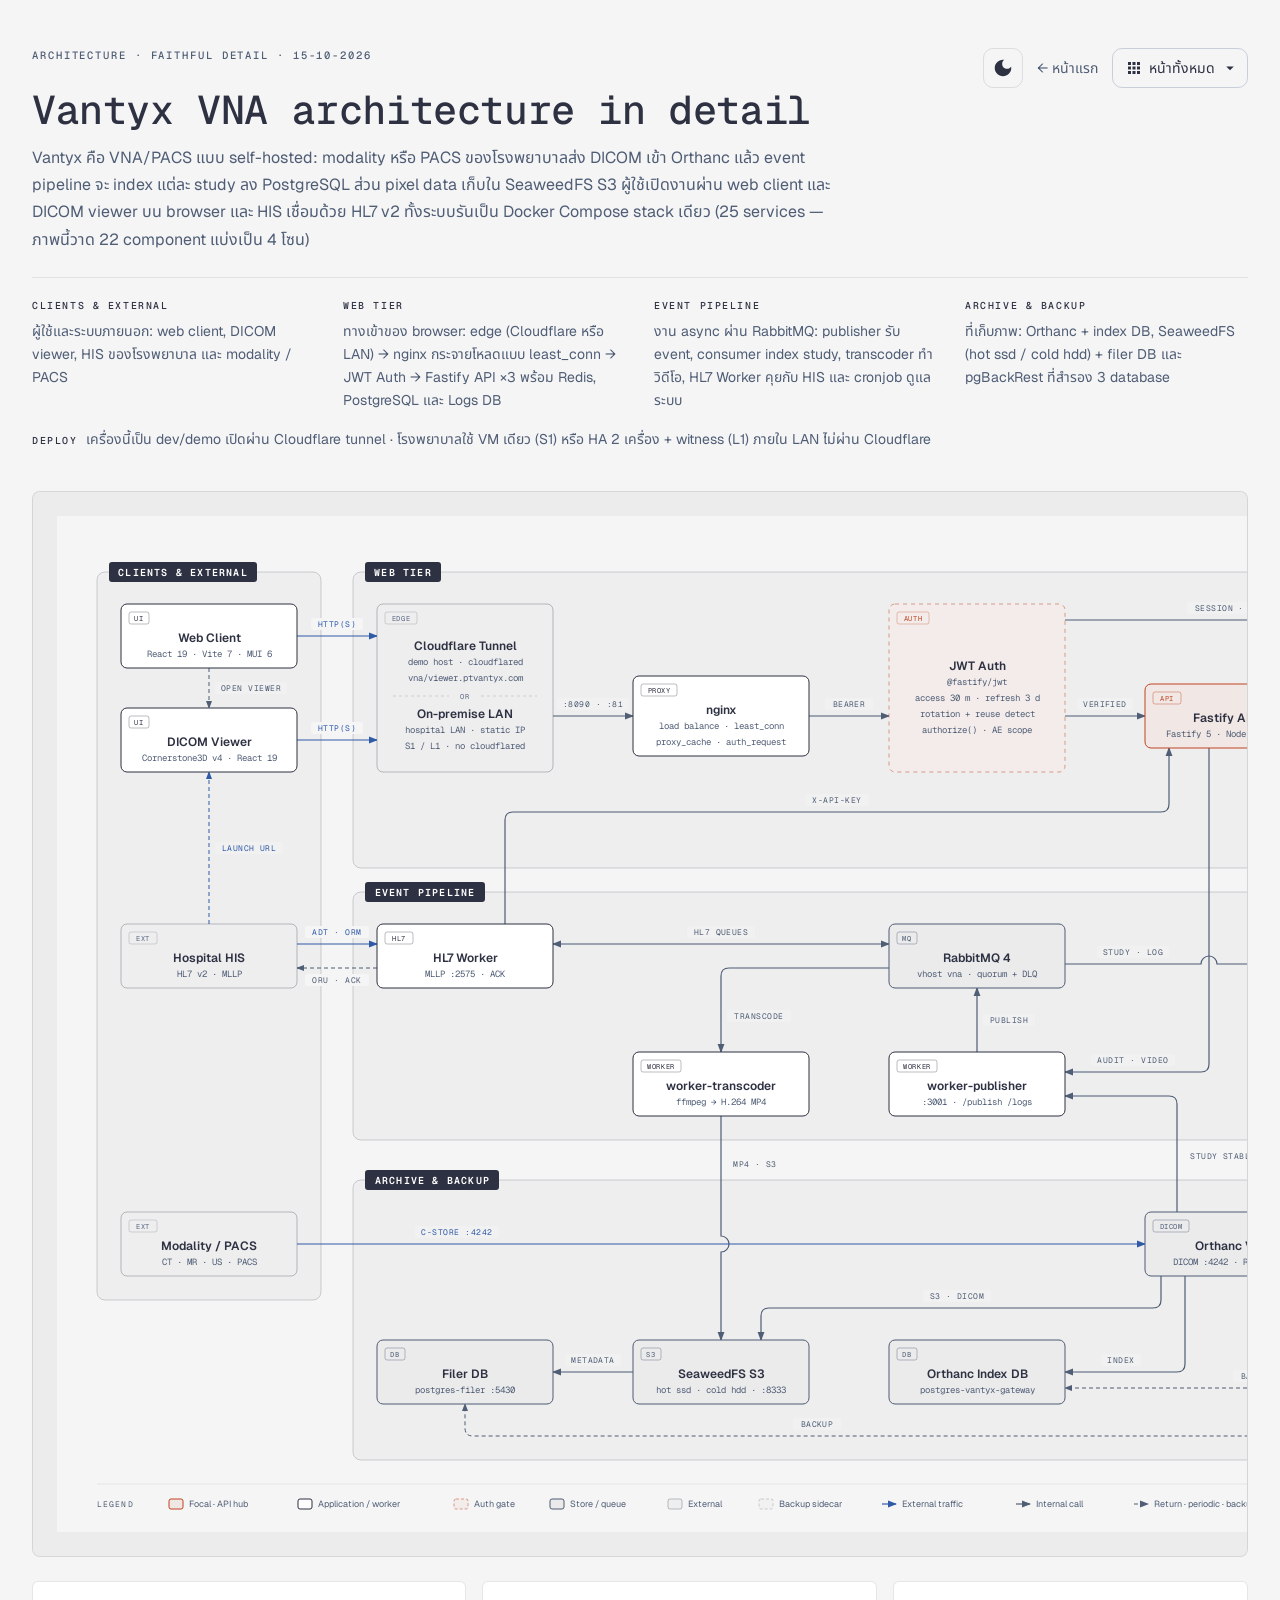
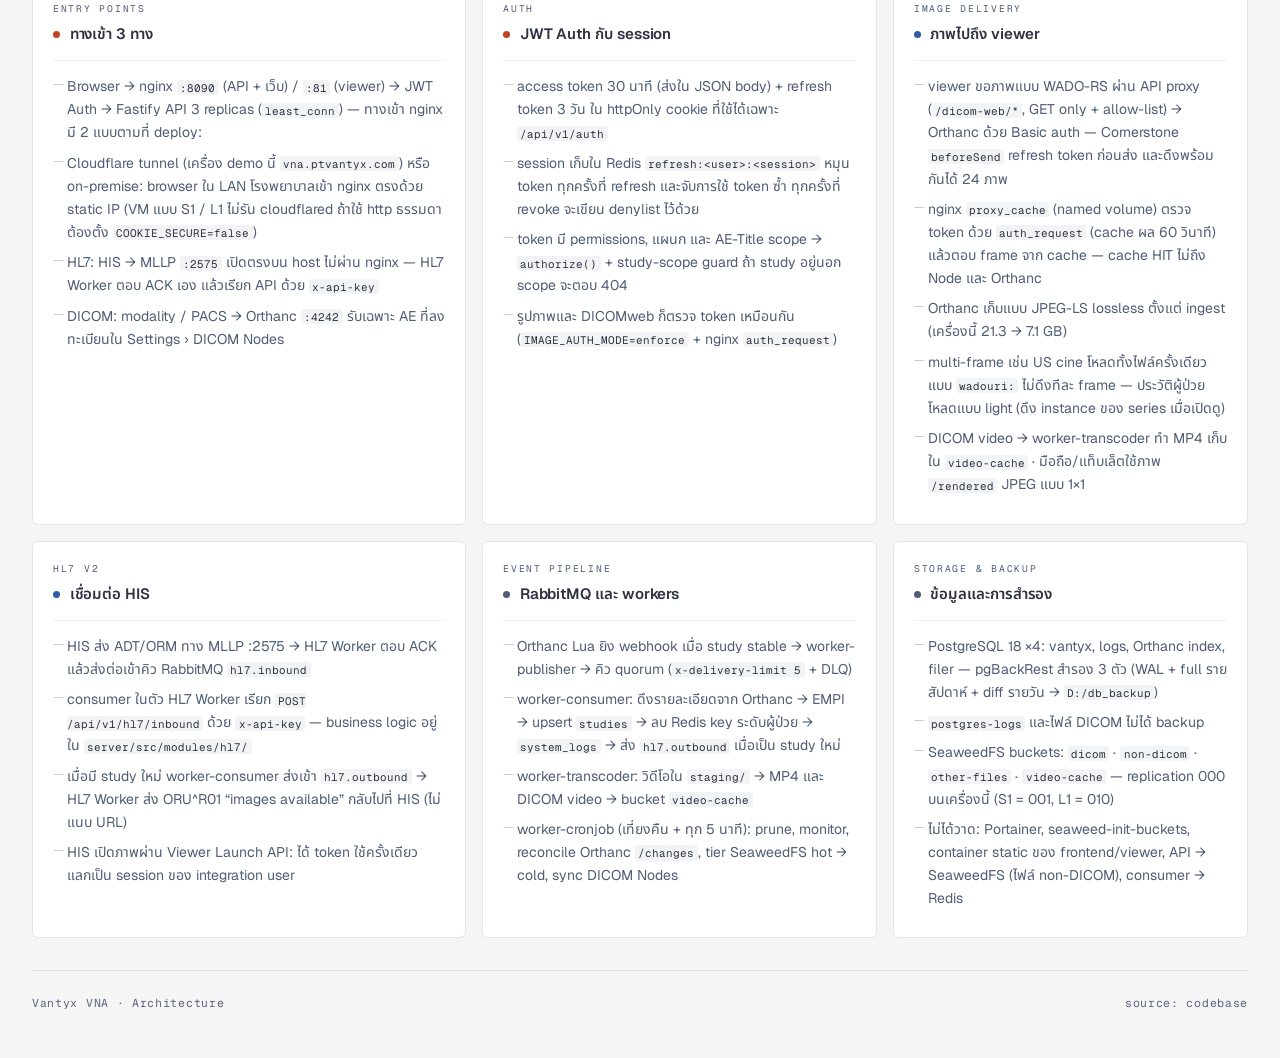
<file: vantyx-architecture.html>
<!DOCTYPE html>
<html lang="th">
<head>
  <meta charset="UTF-8">
  <meta name="viewport" content="width=device-width, initial-scale=1.0">
  <title>Vantyx VNA · Architecture</title>
  <link rel="icon" type="image/svg+xml" href="favicon.svg">
  <link href="https://fonts.googleapis.com/css2?family=Instrument+Serif:ital@0;1&family=Geist:wght@400;500;600&family=Geist+Mono:wght@400;500;600&family=Noto+Sans+Thai:wght@400;500;600&display=swap" rel="stylesheet">
  <link rel="stylesheet" href="shared/site-nav.css">
  <script src="shared/site-nav.js" defer></script>
  <script>
    // ธีม dark / light: ค่าที่ผู้ใช้เลือกเก็บใน localStorage คีย์เดียวกับคู่มือ VNA / Viewer (เลือกที่ไหนก็ตามกันทุกหน้า)
    // ไม่มีค่า = ตามระบบปฏิบัติการ · ตั้งก่อน render กันจอกะพริบ
    ;(function () {
      var KEY = 'vantyx-doc-theme'
      var root = document.documentElement
      function saved() {
        try {
          return localStorage.getItem(KEY)
        } catch (e) {
          return null
        }
      }
      function system() {
        return window.matchMedia && matchMedia('(prefers-color-scheme: dark)').matches ? 'dark' : 'light'
      }
      function apply(t) {
        root.setAttribute('data-theme', t)
        var btn = document.querySelector('.theme-btn')
        if (btn) {
          var label = t === 'dark' ? 'Switch to Light' : 'Switch to Dark'
          btn.title = label
          btn.setAttribute('aria-label', label)
        }
      }
      var s = saved()
      apply(s === 'light' || s === 'dark' ? s : system())
      document.addEventListener('DOMContentLoaded', function () {
        apply(root.getAttribute('data-theme'))
        document.querySelector('.theme-btn').addEventListener('click', function () {
          var next = root.getAttribute('data-theme') === 'dark' ? 'light' : 'dark'
          apply(next)
          try {
            localStorage.setItem(KEY, next)
          } catch (e) {}
        })
      })
      // คู่มือ / หน้านี้ในแท็บอื่นเปลี่ยนธีม → ตามทันที
      window.addEventListener('storage', function (e) {
        if (e.key === KEY && (e.newValue === 'light' || e.newValue === 'dark')) apply(e.newValue)
      })
      // ยังไม่เคยเลือกเอง = ตามระบบปฏิบัติการเมื่อเปลี่ยน
      if (window.matchMedia) {
        var mq = matchMedia('(prefers-color-scheme: dark)')
        var onChange = function () {
          var v = saved()
          if (v !== 'light' && v !== 'dark') apply(system())
        }
        if (mq.addEventListener) mq.addEventListener('change', onChange)
      }
    })()
  </script>
  <style>
    *, *::before, *::after { box-sizing: border-box; margin: 0; padding: 0; }
    :root {
      color-scheme: light;
      --color-paper: #f5f5f5; --color-paper-2: #ececec; --color-card: #ffffff; --page-bg: #f5f5f5;
      --color-ink: #2d3142; --color-muted: #4f5d75; --color-soft: #5a6580;
      --color-rule: rgba(45,49,66,0.12); --line-8: rgba(45,49,66,0.08); --line-10: rgba(45,49,66,0.10);
      --line-25: rgba(45,49,66,0.25); --code-bg: rgba(45,49,66,0.06);
      --color-accent: #bf4520; --color-accent-tint: rgba(191,69,32,0.08); --color-link: #2e5aa8;
      --dd0: #2d3142; --dd1: #2e5aa8; --dd2: #4f5d75; --dd3: #5a6580; --dd4: #bf4520; --dd5: #f1f1f1; --dd6: #f5f5f5; --dd7: #ffffff; --dd8: rgba(191,69,32,0.05); --dd9: rgba(191,69,32,0.08); --dd10: rgba(191,69,32,0.4); --dd11: rgba(191,69,32,0.5); --dd12: rgba(45,49,66,0.02); --dd13: rgba(45,49,66,0.03); --dd14: rgba(45,49,66,0.05); --dd15: rgba(45,49,66,0.1); --dd16: rgba(45,49,66,0.2); --dd17: rgba(45,49,66,0.22); --dd18: rgba(45,49,66,0.3); --dd19: rgba(45,49,66,0.4); --dd20: rgba(79,93,117,0.5);
      --font-sans: 'Geist', 'Noto Sans Thai', system-ui, sans-serif;
      --font-serif: 'Instrument Serif', 'Noto Sans Thai', serif;
      --font-mono: 'Geist Mono', ui-monospace, Menlo, monospace;
    }
    /* dark: ตามระบบเมื่อ JS ปิด (data-theme ไม่ถูกตั้ง) และเมื่อเลือกเอง */
    @media (prefers-color-scheme: dark) {
      :root:not([data-theme="light"]) { color-scheme: dark; --color-paper: #0b1220; --color-paper-2: #13203a; --color-card: #13203a; --color-ink: #e2e8f0; --color-muted: #94a3b8; --color-soft: #7f8ea6; --color-rule: rgba(148,163,184,0.20); --line-8: rgba(148,163,184,0.14); --line-10: rgba(148,163,184,0.18); --line-25: rgba(148,163,184,0.34); --code-bg: rgba(148,163,184,0.12); --color-accent: #f08a59; --color-accent-tint: rgba(240,138,89,0.10); --color-link: #739fdf; --page-bg: linear-gradient(rgba(34,211,238,0.035) 1px, transparent 1px) 0 0 / 32px 32px, linear-gradient(90deg, rgba(34,211,238,0.035) 1px, transparent 1px) 0 0 / 32px 32px, radial-gradient(1100px 600px at 100% -10%, #123f52 0%, transparent 60%), #0b1220; --dd0: #e2e8f0; --dd1: #739fdf; --dd2: #94a3b8; --dd3: #7f8ea6; --dd4: #f08a59; --dd5: #0f1624; --dd6: #0b1220; --dd7: #13203a; --dd8: rgba(240,138,89,0.05); --dd9: rgba(240,138,89,0.08); --dd10: rgba(240,138,89,0.4); --dd11: rgba(240,138,89,0.5); --dd12: rgba(226,232,240,0.02); --dd13: rgba(226,232,240,0.03); --dd14: rgba(226,232,240,0.05); --dd15: rgba(226,232,240,0.1); --dd16: rgba(226,232,240,0.2); --dd17: rgba(226,232,240,0.22); --dd18: rgba(226,232,240,0.3); --dd19: rgba(226,232,240,0.4); --dd20: rgba(148,163,184,0.5); }
    }
    :root[data-theme="dark"] { color-scheme: dark; --color-paper: #0b1220; --color-paper-2: #13203a; --color-card: #13203a; --color-ink: #e2e8f0; --color-muted: #94a3b8; --color-soft: #7f8ea6; --color-rule: rgba(148,163,184,0.20); --line-8: rgba(148,163,184,0.14); --line-10: rgba(148,163,184,0.18); --line-25: rgba(148,163,184,0.34); --code-bg: rgba(148,163,184,0.12); --color-accent: #f08a59; --color-accent-tint: rgba(240,138,89,0.10); --color-link: #739fdf; --page-bg: linear-gradient(rgba(34,211,238,0.035) 1px, transparent 1px) 0 0 / 32px 32px, linear-gradient(90deg, rgba(34,211,238,0.035) 1px, transparent 1px) 0 0 / 32px 32px, radial-gradient(1100px 600px at 100% -10%, #123f52 0%, transparent 60%), #0b1220; --dd0: #e2e8f0; --dd1: #739fdf; --dd2: #94a3b8; --dd3: #7f8ea6; --dd4: #f08a59; --dd5: #0f1624; --dd6: #0b1220; --dd7: #13203a; --dd8: rgba(240,138,89,0.05); --dd9: rgba(240,138,89,0.08); --dd10: rgba(240,138,89,0.4); --dd11: rgba(240,138,89,0.5); --dd12: rgba(226,232,240,0.02); --dd13: rgba(226,232,240,0.03); --dd14: rgba(226,232,240,0.05); --dd15: rgba(226,232,240,0.1); --dd16: rgba(226,232,240,0.2); --dd17: rgba(226,232,240,0.22); --dd18: rgba(226,232,240,0.3); --dd19: rgba(226,232,240,0.4); --dd20: rgba(148,163,184,0.5); }

    /* SVG: สีเดิมใน attribute → ตัวแปรที่สลับตามธีม */
    svg.dd [fill="#2d3142"] { fill: var(--dd0); } svg.dd [stroke="#2d3142"] { stroke: var(--dd0); }
    svg.dd [fill="#2e5aa8"] { fill: var(--dd1); } svg.dd [stroke="#2e5aa8"] { stroke: var(--dd1); }
    svg.dd [fill="#4f5d75"] { fill: var(--dd2); } svg.dd [stroke="#4f5d75"] { stroke: var(--dd2); }
    svg.dd [fill="#5a6580"] { fill: var(--dd3); } svg.dd [stroke="#5a6580"] { stroke: var(--dd3); }
    svg.dd [fill="#bf4520"] { fill: var(--dd4); } svg.dd [stroke="#bf4520"] { stroke: var(--dd4); }
    svg.dd [fill="#f1f1f1"] { fill: var(--dd5); } svg.dd [stroke="#f1f1f1"] { stroke: var(--dd5); }
    svg.dd [fill="#f5f5f5"] { fill: var(--dd6); } svg.dd [stroke="#f5f5f5"] { stroke: var(--dd6); }
    svg.dd [fill="#ffffff"] { fill: var(--dd7); } svg.dd [stroke="#ffffff"] { stroke: var(--dd7); }
    svg.dd [fill="rgba(191,69,32,0.05)"] { fill: var(--dd8); } svg.dd [stroke="rgba(191,69,32,0.05)"] { stroke: var(--dd8); }
    svg.dd [fill="rgba(191,69,32,0.08)"] { fill: var(--dd9); } svg.dd [stroke="rgba(191,69,32,0.08)"] { stroke: var(--dd9); }
    svg.dd [fill="rgba(191,69,32,0.4)"] { fill: var(--dd10); } svg.dd [stroke="rgba(191,69,32,0.4)"] { stroke: var(--dd10); }
    svg.dd [fill="rgba(191,69,32,0.5)"] { fill: var(--dd11); } svg.dd [stroke="rgba(191,69,32,0.5)"] { stroke: var(--dd11); }
    svg.dd [fill="rgba(45,49,66,0.02)"] { fill: var(--dd12); } svg.dd [stroke="rgba(45,49,66,0.02)"] { stroke: var(--dd12); }
    svg.dd [fill="rgba(45,49,66,0.03)"] { fill: var(--dd13); } svg.dd [stroke="rgba(45,49,66,0.03)"] { stroke: var(--dd13); }
    svg.dd [fill="rgba(45,49,66,0.05)"] { fill: var(--dd14); } svg.dd [stroke="rgba(45,49,66,0.05)"] { stroke: var(--dd14); }
    svg.dd [fill="rgba(45,49,66,0.1)"] { fill: var(--dd15); } svg.dd [stroke="rgba(45,49,66,0.1)"] { stroke: var(--dd15); }
    svg.dd [fill="rgba(45,49,66,0.2)"] { fill: var(--dd16); } svg.dd [stroke="rgba(45,49,66,0.2)"] { stroke: var(--dd16); }
    svg.dd [fill="rgba(45,49,66,0.22)"] { fill: var(--dd17); } svg.dd [stroke="rgba(45,49,66,0.22)"] { stroke: var(--dd17); }
    svg.dd [fill="rgba(45,49,66,0.3)"] { fill: var(--dd18); } svg.dd [stroke="rgba(45,49,66,0.3)"] { stroke: var(--dd18); }
    svg.dd [fill="rgba(45,49,66,0.4)"] { fill: var(--dd19); } svg.dd [stroke="rgba(45,49,66,0.4)"] { stroke: var(--dd19); }
    svg.dd [fill="rgba(79,93,117,0.5)"] { fill: var(--dd20); } svg.dd [stroke="rgba(79,93,117,0.5)"] { stroke: var(--dd20); }

    body { font-family: var(--font-sans); background: var(--page-bg); background-attachment: fixed; min-height: 100vh; padding: 3rem 2rem; color: var(--color-ink); }
    .container { max-width: 1650px; margin: 0 auto; }
    .header { margin-bottom: 2.5rem; }
    .header-top { display: flex; justify-content: space-between; align-items: flex-start; gap: 1rem; }
    .header-eyebrow { font-family: var(--font-mono); font-size: 0.66rem; font-weight: 500; letter-spacing: 0.18em; text-transform: uppercase; color: var(--color-muted); margin-bottom: 0.75rem; }
    .header-actions { display: flex; align-items: center; gap: 0.875rem; flex: none; }
    /* ← หน้าแรก — แบบเดียวกับลิงก์ใน topbar ของคู่มือ (กลับไป presentation/index.html) */
    .top-link { font-size: 0.875rem; color: var(--color-muted); text-decoration: none; white-space: nowrap; }
    .top-link:hover, .top-link:focus-visible { color: var(--color-ink); text-decoration: underline; text-underline-offset: 3px; }
    @media (max-width: 560px) { .top-link { display: none; } }  /* จอแคบ: หน้าแรกอยู่ในเมนู "หน้าทั้งหมด" แล้ว */
    .theme-btn { width: 40px; height: 40px; border-radius: 10px; border: 1px solid var(--color-rule); background: transparent; color: var(--color-ink); cursor: pointer; flex: none; display: inline-flex; align-items: center; justify-content: center; }
    .theme-btn:hover, .theme-btn:focus-visible { background: var(--line-8); border-color: var(--color-muted); outline: none; }
    .theme-btn svg { width: 22px; height: 22px; fill: currentColor; }
    /* โหมดสว่างแสดงพระจันทร์ (สลับไปมืด) · โหมดมืดแสดงดวงอาทิตย์ — เหมือนปุ่มในคู่มือ */
    .theme-btn .ic-light { display: none; }
    :root[data-theme="dark"] .theme-btn .ic-light { display: block; }
    :root[data-theme="dark"] .theme-btn .ic-dark { display: none; }
    @media (prefers-color-scheme: dark) {
      :root:not([data-theme]) .theme-btn .ic-light { display: block; }
      :root:not([data-theme]) .theme-btn .ic-dark { display: none; }
    }
    h1 { font-family: var(--font-mono); font-size: clamp(1.75rem, 3vw + 1rem, 2.5rem); font-weight: 500; letter-spacing: -0.01em; line-height: 1.1; margin-bottom: 0.75rem; }
    .subtitle { font-size: 1rem; line-height: 1.7; color: var(--color-muted); max-width: 74ch; }
    .intro { display: grid; grid-template-columns: repeat(4, minmax(0, 1fr)); gap: 1rem 1.75rem; margin-top: 1.5rem; padding-top: 1.25rem; border-top: 1px solid var(--line-10); }
    .intro .zone { font-family: var(--font-mono); font-size: 0.62rem; font-weight: 500; letter-spacing: 0.16em; text-transform: uppercase; color: var(--color-ink); margin-bottom: 0.35rem; }
    .intro p { font-size: 0.875rem; line-height: 1.65; color: var(--color-muted); }
    .deploy-note { margin-top: 1rem; font-size: 0.875rem; line-height: 1.65; color: var(--color-muted); }
    .deploy-note strong { font-family: var(--font-mono); font-size: 0.62rem; font-weight: 500; letter-spacing: 0.16em; text-transform: uppercase; color: var(--color-ink); margin-right: 0.5rem; }
    @media (max-width: 900px) { .intro { grid-template-columns: repeat(2, minmax(0, 1fr)); } }
    @media (max-width: 560px) { .intro { grid-template-columns: 1fr; } }
    .diagram-container { width: 100%; background: var(--color-paper-2); border: 1px solid var(--color-rule); border-radius: 8px; padding: 1.5rem; overflow-x: auto; }
    svg.dd { width: 100%; min-width: 1600px; display: block; }  /* == viewBox width: never scale the type ramp down */
    @media print {
      .diagram-container { overflow-x: visible; }
      svg.dd { min-width: 0; }
      .header-actions { display: none; }
    }
    .cards { display: grid; grid-template-columns: 1.1fr 1fr 0.9fr; gap: 1rem; margin-top: 1.5rem; }
    .cards + .cards { margin-top: 1rem; }
    @media (max-width: 900px) { .cards { grid-template-columns: 1fr; } }
    .card { background: var(--color-card); border-radius: 6px; border: 1px solid var(--color-rule); padding: 1.25rem; }
    .card .eyebrow { font-family: var(--font-mono); font-size: 0.6rem; letter-spacing: 0.18em; text-transform: uppercase; color: var(--color-muted); margin-bottom: 0.5rem; }
    .card-header { display: flex; align-items: center; gap: 0.6rem; margin-bottom: 0.875rem; padding-bottom: 0.875rem; border-bottom: 1px solid var(--line-8); }
    .card-dot { width: 7px; height: 7px; border-radius: 50%; flex-shrink: 0; }
    .card-dot.coral { background: var(--color-accent); }
    .card-dot.link  { background: var(--color-link); }
    .card-dot.muted { background: var(--color-muted); }
    .card h3 { font-size: 0.9375rem; font-weight: 600; letter-spacing: -0.005em; }
    .card ul { list-style: none; color: var(--color-muted); font-size: 0.875rem; line-height: 1.65; }
    .card li { margin-bottom: 0.45rem; padding-left: 0.875rem; position: relative; }
    .card li::before { content: '—'; position: absolute; left: 0; color: var(--line-25); font-size: 0.75rem; }
    code { font-family: var(--font-mono); font-size: 0.78em; color: var(--color-ink); background: var(--code-bg); border-radius: 3px; padding: 0.05em 0.3em; }
    .footer { margin-top: 2rem; padding-top: 1.5rem; border-top: 1px solid var(--line-10); font-family: var(--font-mono); font-size: 0.72rem; letter-spacing: 0.06em; color: var(--color-soft); display: flex; justify-content: space-between; flex-wrap: wrap; gap: 0.5rem; }
  </style>
</head>
<body>
  <div class="container">

    <div class="header">
      <div class="header-top">
        <p class="header-eyebrow">Architecture · faithful detail · 15-10-2026</p>
        <div class="header-actions">
          <button type="button" class="theme-btn" title="Switch to Dark" aria-label="Switch to Dark">
            <svg class="ic-dark" viewBox="0 0 24 24" aria-hidden="true"><path d="M12 3c-4.97 0-9 4.03-9 9s4.03 9 9 9 9-4.03 9-9c0-.46-.04-.92-.1-1.36-.98 1.37-2.58 2.26-4.4 2.26-2.98 0-5.4-2.42-5.4-5.4 0-1.81.89-3.42 2.26-4.4-.44-.06-.9-.1-1.36-.1"/></svg>
            <svg class="ic-light" viewBox="0 0 24 24" aria-hidden="true"><path d="M12 7c-2.76 0-5 2.24-5 5s2.24 5 5 5 5-2.24 5-5-2.24-5-5-5M2 13h2c.55 0 1-.45 1-1s-.45-1-1-1H2c-.55 0-1 .45-1 1s.45 1 1 1m18 0h2c.55 0 1-.45 1-1s-.45-1-1-1h-2c-.55 0-1 .45-1 1s.45 1 1 1M11 2v2c0 .55.45 1 1 1s1-.45 1-1V2c0-.55-.45-1-1-1s-1 .45-1 1m0 18v2c0 .55.45 1 1 1s1-.45 1-1v-2c0-.55-.45-1-1-1s-1 .45-1 1M5.99 4.58c-.39-.39-1.03-.39-1.41 0-.39.39-.39 1.03 0 1.41l1.06 1.06c.39.39 1.03.39 1.41 0s.39-1.03 0-1.41zm12.37 12.37c-.39-.39-1.03-.39-1.41 0-.39.39-.39 1.03 0 1.41l1.06 1.06c.39.39 1.03.39 1.41 0 .39-.39.39-1.03 0-1.41zm1.06-10.96c.39-.39.39-1.03 0-1.41-.39-.39-1.03-.39-1.41 0l-1.06 1.06c-.39.39-.39 1.03 0 1.41s1.03.39 1.41 0zM7.05 18.36c.39-.39.39-1.03 0-1.41-.39-.39-1.03-.39-1.41 0l-1.06 1.06c-.39.39-.39 1.03 0 1.41s1.03.39 1.41 0z"/></svg>
          </button>
          <a class="top-link" href="index.html">← หน้าแรก</a>
          <div class="site-nav" data-current="arch"></div>
        </div>
      </div>
      <h1>Vantyx VNA architecture in detail</h1>
      <p class="subtitle">Vantyx คือ VNA/PACS แบบ self-hosted: modality หรือ PACS ของโรงพยาบาลส่ง DICOM เข้า Orthanc แล้ว event pipeline จะ index แต่ละ study ลง PostgreSQL ส่วน pixel data เก็บใน SeaweedFS S3 ผู้ใช้เปิดงานผ่าน web client และ DICOM viewer บน browser และ HIS เชื่อมด้วย HL7 v2 ทั้งระบบรันเป็น Docker Compose stack เดียว (25 services — ภาพนี้วาด 22 component แบ่งเป็น 4 โซน)</p>
      <div class="intro">
        <div><p class="zone">Clients & external</p><p>ผู้ใช้และระบบภายนอก: web client, DICOM viewer, HIS ของโรงพยาบาล และ modality / PACS</p></div>
        <div><p class="zone">Web tier</p><p>ทางเข้าของ browser: edge (Cloudflare หรือ LAN) → nginx กระจายโหลดแบบ least_conn → JWT Auth → Fastify API ×3 พร้อม Redis, PostgreSQL และ Logs DB</p></div>
        <div><p class="zone">Event pipeline</p><p>งาน async ผ่าน RabbitMQ: publisher รับ event, consumer index study, transcoder ทำวิดีโอ, HL7 Worker คุยกับ HIS และ cronjob ดูแลระบบ</p></div>
        <div><p class="zone">Archive & backup</p><p>ที่เก็บภาพ: Orthanc + index DB, SeaweedFS (hot ssd / cold hdd) + filer DB และ pgBackRest ที่สำรอง 3 database</p></div>
      </div>
      <p class="deploy-note"><strong>Deploy</strong>เครื่องนี้เป็น dev/demo เปิดผ่าน Cloudflare tunnel · โรงพยาบาลใช้ VM เดียว (S1) หรือ HA 2 เครื่อง + witness (L1) ภายใน LAN ไม่ผ่าน Cloudflare</p>
    </div>

    <div class="diagram-container">
        <svg class="dd" viewBox="0 0 1600 1016" xmlns="http://www.w3.org/2000/svg" role="img" aria-labelledby="vantyx-architecture-title vantyx-architecture-desc">
          <title id="vantyx-architecture-title">Vantyx VNA architecture in detail</title>
          <desc id="vantyx-architecture-desc">Detailed architecture of the Vantyx VNA: browsers reach a three-replica Fastify API through a Cloudflare tunnel (or the hospital LAN on-premise), nginx and a JWT gate; modalities send DICOM to Orthanc, whose stable-study events flow through worker-publisher and RabbitMQ to the consumer, transcoder and HL7 workers; data lives in four PostgreSQL databases, Redis and SeaweedFS, three of them backed up by pgBackRest.</desc>
          <defs>
            <marker id="vantyx-architecture-arrow" markerWidth="8" markerHeight="6" refX="7" refY="3" orient="auto-start-reverse"><polygon points="0 0, 8 3, 0 6" fill="#4f5d75"/></marker>
            <marker id="vantyx-architecture-arrow-accent" markerWidth="8" markerHeight="6" refX="7" refY="3" orient="auto-start-reverse"><polygon points="0 0, 8 3, 0 6" fill="#bf4520"/></marker>
            <marker id="vantyx-architecture-arrow-link" markerWidth="8" markerHeight="6" refX="7" refY="3" orient="auto-start-reverse"><polygon points="0 0, 8 3, 0 6" fill="#2e5aa8"/></marker>
          </defs>
          <rect width="100%" height="100%" fill="#f5f5f5"/>
          <!-- Zones (behind everything) · ป้ายโซน = แถบทึบคร่อมขอบบนของกล่อง (ผู้ใช้ 2026-10-15: ให้เด่นขึ้น) -->
          <rect x="40" y="56" width="224" height="728" rx="8" fill="rgba(45,49,66,0.03)" stroke="rgba(45,49,66,0.2)" stroke-width="1"/>
          <rect x="52" y="46" width="148" height="20" rx="3" fill="#2d3142"/>
          <text x="126" y="59.5" fill="#ffffff" font-size="10" font-weight="600" font-family="'Geist Mono', ui-monospace, Menlo, monospace" text-anchor="middle" letter-spacing="0.12em">CLIENTS &amp; EXTERNAL</text>
          <rect x="296" y="56" width="1248" height="296" rx="8" fill="rgba(45,49,66,0.03)" stroke="rgba(45,49,66,0.2)" stroke-width="1"/>
          <rect x="308" y="46" width="76" height="20" rx="3" fill="#2d3142"/>
          <text x="346" y="59.5" fill="#ffffff" font-size="10" font-weight="600" font-family="'Geist Mono', ui-monospace, Menlo, monospace" text-anchor="middle" letter-spacing="0.12em">WEB TIER</text>
          <rect x="296" y="376" width="1248" height="248" rx="8" fill="rgba(45,49,66,0.03)" stroke="rgba(45,49,66,0.2)" stroke-width="1"/>
          <rect x="308" y="366" width="120" height="20" rx="3" fill="#2d3142"/>
          <text x="368" y="379.5" fill="#ffffff" font-size="10" font-weight="600" font-family="'Geist Mono', ui-monospace, Menlo, monospace" text-anchor="middle" letter-spacing="0.12em">EVENT PIPELINE</text>
          <rect x="296" y="664" width="1248" height="280" rx="8" fill="rgba(45,49,66,0.03)" stroke="rgba(45,49,66,0.2)" stroke-width="1"/>
          <rect x="308" y="654" width="134" height="20" rx="3" fill="#2d3142"/>
          <text x="375.5" y="667.5" fill="#ffffff" font-size="10" font-weight="600" font-family="'Geist Mono', ui-monospace, Menlo, monospace" text-anchor="middle" letter-spacing="0.12em">ARCHIVE &amp; BACKUP</text>
          <!-- Connectors (drawn before nodes) -->
          <path d="M 240,120 L 320,120" fill="none" stroke="#2e5aa8" stroke-width="1.2" marker-end="url(#vantyx-architecture-arrow-link)"/>
          <path d="M 240,224 L 320,224" fill="none" stroke="#2e5aa8" stroke-width="1.2" marker-end="url(#vantyx-architecture-arrow-link)"/>
          <path d="M 496,200 L 576,200" fill="none" stroke="#4f5d75" stroke-width="1.2" marker-end="url(#vantyx-architecture-arrow)"/>
          <path d="M 752,200 L 832,200" fill="none" stroke="#4f5d75" stroke-width="1.2" marker-end="url(#vantyx-architecture-arrow)"/>
          <path d="M 1008,200 L 1088,200" fill="none" stroke="#4f5d75" stroke-width="1.2" marker-end="url(#vantyx-architecture-arrow)"/>
          <path d="M 1008,104 L 1344,104" fill="none" stroke="#4f5d75" stroke-width="1.2" marker-end="url(#vantyx-architecture-arrow)"/>
          <path d="M 1240,168 L 1240,144 Q 1240,136 1248,136 L 1344,136" fill="none" stroke="#4f5d75" stroke-width="1.2" marker-end="url(#vantyx-architecture-arrow)"/>
          <path d="M 1264,200 L 1344,200" fill="none" stroke="#4f5d75" stroke-width="1.2" marker-end="url(#vantyx-architecture-arrow)"/>
          <path d="M 1232,232 L 1232,696" fill="none" stroke="#4f5d75" stroke-width="1.2" marker-end="url(#vantyx-architecture-arrow)"/>
          <path d="M 1152,232 L 1152,548 Q 1152,556 1144,556 L 1008,556" fill="none" stroke="#4f5d75" stroke-width="1.2" marker-end="url(#vantyx-architecture-arrow)"/>
          <path d="M 152,152 L 152,192" fill="none" stroke="#4f5d75" stroke-width="1" stroke-dasharray="4,3" marker-end="url(#vantyx-architecture-arrow)"/>
          <path d="M 152,408 L 152,256" fill="none" stroke="#2e5aa8" stroke-width="1" stroke-dasharray="4,3" marker-end="url(#vantyx-architecture-arrow-link)"/>
          <path d="M 240,428 L 320,428" fill="none" stroke="#2e5aa8" stroke-width="1.2" marker-end="url(#vantyx-architecture-arrow-link)"/>
          <path d="M 320,452 L 240,452" fill="none" stroke="#4f5d75" stroke-width="1" stroke-dasharray="4,3" marker-end="url(#vantyx-architecture-arrow)"/>
          <path d="M 496,428 L 832,428" fill="none" stroke="#4f5d75" stroke-width="1.2" marker-start="url(#vantyx-architecture-arrow)" marker-end="url(#vantyx-architecture-arrow)"/>
          <path d="M 448,408 L 448,304 Q 448,296 456,296 L 1104,296 Q 1112,296 1112,288 L 1112,232" fill="none" stroke="#4f5d75" stroke-width="1.2" marker-end="url(#vantyx-architecture-arrow)"/>
          <path d="M 920,536 L 920,472" fill="none" stroke="#4f5d75" stroke-width="1.2" marker-end="url(#vantyx-architecture-arrow)"/>
          <path d="M 1008,448 L 1144,448 a 8,8 0 0,1 16,0 L 1224,448 a 8,8 0 0,1 16,0 L 1344,448" fill="none" stroke="#4f5d75" stroke-width="1.2" marker-end="url(#vantyx-architecture-arrow)"/>
          <path d="M 832,452 L 672,452 Q 664,452 664,460 L 664,536" fill="none" stroke="#4f5d75" stroke-width="1.2" marker-end="url(#vantyx-architecture-arrow)"/>
          <path d="M 1344,424 L 1312,424 Q 1304,424 1304,416 L 1304,232 Q 1304,224 1312,224 L 1344,224" fill="none" stroke="#4f5d75" stroke-width="1.2" marker-end="url(#vantyx-architecture-arrow)"/>
          <path d="M 1432,408 L 1432,328" fill="none" stroke="#4f5d75" stroke-width="1.2" marker-end="url(#vantyx-architecture-arrow)"/>
          <path d="M 664,600 L 664,720 a 8,8 0 0,1 0,16 L 664,824" fill="none" stroke="#4f5d75" stroke-width="1.2" marker-end="url(#vantyx-architecture-arrow)"/>
          <path d="M 1400,600 L 1400,720 Q 1400,728 1392,728 L 1264,728" fill="none" stroke="#4f5d75" stroke-width="1" stroke-dasharray="4,3" marker-end="url(#vantyx-architecture-arrow)"/>
          <path d="M 240,728 L 1088,728" fill="none" stroke="#2e5aa8" stroke-width="1.2" marker-end="url(#vantyx-architecture-arrow-link)"/>
          <path d="M 1120,696 L 1120,588 Q 1120,580 1112,580 L 1008,580" fill="none" stroke="#4f5d75" stroke-width="1.2" marker-end="url(#vantyx-architecture-arrow)"/>
          <path d="M 1128,760 L 1128,848 Q 1128,856 1120,856 L 1008,856" fill="none" stroke="#4f5d75" stroke-width="1.2" marker-end="url(#vantyx-architecture-arrow)"/>
          <path d="M 1104,760 L 1104,784 Q 1104,792 1096,792 L 712,792 Q 704,792 704,800 L 704,824" fill="none" stroke="#4f5d75" stroke-width="1.2" marker-end="url(#vantyx-architecture-arrow)"/>
          <path d="M 576,856 L 496,856" fill="none" stroke="#4f5d75" stroke-width="1.2" marker-end="url(#vantyx-architecture-arrow)"/>
          <path d="M 1344,872 L 1008,872" fill="none" stroke="#4f5d75" stroke-width="1" stroke-dasharray="4,3" marker-end="url(#vantyx-architecture-arrow)"/>
          <path d="M 1408,888 L 1408,912 Q 1408,920 1400,920 L 416,920 Q 408,920 408,912 L 408,888" fill="none" stroke="#4f5d75" stroke-width="1" stroke-dasharray="4,3" marker-end="url(#vantyx-architecture-arrow)"/>
          <path d="M 1520,848 L 1552,848 Q 1560,848 1560,840 L 1560,224 Q 1560,216 1552,216 L 1520,216" fill="none" stroke="#4f5d75" stroke-width="1" stroke-dasharray="4,3" marker-end="url(#vantyx-architecture-arrow)"/>
          <!-- Arrow labels: opaque mask, 6px clear of the stroke -->
          <rect x="254" y="102" width="52" height="12" rx="2" fill="#f5f5f5"/>
          <text x="280" y="111" fill="#2e5aa8" font-size="8" font-family="'Geist Mono', ui-monospace, Menlo, monospace" text-anchor="middle" letter-spacing="0.06em">HTTP(S)</text>
          <rect x="254" y="206" width="52" height="12" rx="2" fill="#f5f5f5"/>
          <text x="280" y="215" fill="#2e5aa8" font-size="8" font-family="'Geist Mono', ui-monospace, Menlo, monospace" text-anchor="middle" letter-spacing="0.06em">HTTP(S)</text>
          <rect x="500" y="182" width="72" height="12" rx="2" fill="#f1f1f1"/>
          <text x="536" y="191" fill="#4f5d75" font-size="8" font-family="'Geist Mono', ui-monospace, Menlo, monospace" text-anchor="middle" letter-spacing="0.06em">:8090 · :81</text>
          <rect x="768" y="182" width="48" height="12" rx="2" fill="#f1f1f1"/>
          <text x="792" y="191" fill="#4f5d75" font-size="8" font-family="'Geist Mono', ui-monospace, Menlo, monospace" text-anchor="middle" letter-spacing="0.06em">BEARER</text>
          <rect x="1020" y="182" width="56" height="12" rx="2" fill="#f1f1f1"/>
          <text x="1048" y="191" fill="#4f5d75" font-size="8" font-family="'Geist Mono', ui-monospace, Menlo, monospace" text-anchor="middle" letter-spacing="0.06em">VERIFIED</text>
          <rect x="1130" y="86" width="92" height="12" rx="2" fill="#f1f1f1"/>
          <text x="1176" y="95" fill="#4f5d75" font-size="8" font-family="'Geist Mono', ui-monospace, Menlo, monospace" text-anchor="middle" letter-spacing="0.06em">SESSION · DENY</text>
          <rect x="1276" y="118" width="40" height="12" rx="2" fill="#f1f1f1"/>
          <text x="1296" y="127" fill="#4f5d75" font-size="8" font-family="'Geist Mono', ui-monospace, Menlo, monospace" text-anchor="middle" letter-spacing="0.06em">CACHE</text>
          <rect x="1288" y="182" width="32" height="12" rx="2" fill="#f1f1f1"/>
          <text x="1304" y="191" fill="#4f5d75" font-size="8" font-family="'Geist Mono', ui-monospace, Menlo, monospace" text-anchor="middle" letter-spacing="0.06em">SQL</text>
          <rect x="1238" y="594" width="56" height="12" rx="2" fill="#f1f1f1"/>
          <text x="1266" y="603" fill="#4f5d75" font-size="8" font-family="'Geist Mono', ui-monospace, Menlo, monospace" text-anchor="middle" letter-spacing="0.06em">DICOMWEB</text>
          <rect x="1034" y="538" width="84" height="12" rx="2" fill="#f1f1f1"/>
          <text x="1076" y="547" fill="#4f5d75" font-size="8" font-family="'Geist Mono', ui-monospace, Menlo, monospace" text-anchor="middle" letter-spacing="0.06em">AUDIT · VIDEO</text>
          <rect x="158" y="166" width="72" height="12" rx="2" fill="#f1f1f1"/>
          <text x="194" y="175" fill="#4f5d75" font-size="8" font-family="'Geist Mono', ui-monospace, Menlo, monospace" text-anchor="middle" letter-spacing="0.06em">OPEN VIEWER</text>
          <rect x="158" y="326" width="68" height="12" rx="2" fill="#f1f1f1"/>
          <text x="192" y="335" fill="#2e5aa8" font-size="8" font-family="'Geist Mono', ui-monospace, Menlo, monospace" text-anchor="middle" letter-spacing="0.06em">LAUNCH URL</text>
          <rect x="248" y="410" width="64" height="12" rx="2" fill="#f5f5f5"/>
          <text x="280" y="419" fill="#2e5aa8" font-size="8" font-family="'Geist Mono', ui-monospace, Menlo, monospace" text-anchor="middle" letter-spacing="0.06em">ADT · ORM</text>
          <rect x="248" y="458" width="64" height="12" rx="2" fill="#f5f5f5"/>
          <text x="280" y="467" fill="#4f5d75" font-size="8" font-family="'Geist Mono', ui-monospace, Menlo, monospace" text-anchor="middle" letter-spacing="0.06em">ORU · ACK</text>
          <rect x="630" y="410" width="68" height="12" rx="2" fill="#f1f1f1"/>
          <text x="664" y="419" fill="#4f5d75" font-size="8" font-family="'Geist Mono', ui-monospace, Menlo, monospace" text-anchor="middle" letter-spacing="0.06em">HL7 QUEUES</text>
          <rect x="748" y="278" width="64" height="12" rx="2" fill="#f1f1f1"/>
          <text x="780" y="287" fill="#4f5d75" font-size="8" font-family="'Geist Mono', ui-monospace, Menlo, monospace" text-anchor="middle" letter-spacing="0.06em">X-API-KEY</text>
          <rect x="926" y="498" width="52" height="12" rx="2" fill="#f1f1f1"/>
          <text x="952" y="507" fill="#4f5d75" font-size="8" font-family="'Geist Mono', ui-monospace, Menlo, monospace" text-anchor="middle" letter-spacing="0.06em">PUBLISH</text>
          <rect x="1040" y="430" width="72" height="12" rx="2" fill="#f1f1f1"/>
          <text x="1076" y="439" fill="#4f5d75" font-size="8" font-family="'Geist Mono', ui-monospace, Menlo, monospace" text-anchor="middle" letter-spacing="0.06em">STUDY · LOG</text>
          <rect x="670" y="494" width="64" height="12" rx="2" fill="#f1f1f1"/>
          <text x="702" y="503" fill="#4f5d75" font-size="8" font-family="'Geist Mono', ui-monospace, Menlo, monospace" text-anchor="middle" letter-spacing="0.06em">TRANSCODE</text>
          <rect x="1310" y="350" width="92" height="12" rx="2" fill="#f5f5f5"/>
          <text x="1356" y="359" fill="#4f5d75" font-size="8" font-family="'Geist Mono', ui-monospace, Menlo, monospace" text-anchor="middle" letter-spacing="0.06em">EMPI · STUDIES</text>
          <rect x="1438" y="362" width="36" height="12" rx="2" fill="#f5f5f5"/>
          <text x="1456" y="371" fill="#4f5d75" font-size="8" font-family="'Geist Mono', ui-monospace, Menlo, monospace" text-anchor="middle" letter-spacing="0.06em">LOGS</text>
          <rect x="670" y="642" width="56" height="12" rx="2" fill="#f5f5f5"/>
          <text x="698" y="651" fill="#4f5d75" font-size="8" font-family="'Geist Mono', ui-monospace, Menlo, monospace" text-anchor="middle" letter-spacing="0.06em">MP4 · S3</text>
          <rect x="1288" y="710" width="64" height="12" rx="2" fill="#f1f1f1"/>
          <text x="1320" y="719" fill="#4f5d75" font-size="8" font-family="'Geist Mono', ui-monospace, Menlo, monospace" text-anchor="middle" letter-spacing="0.06em">RECONCILE</text>
          <rect x="358" y="710" width="84" height="12" rx="2" fill="#f1f1f1"/>
          <text x="400" y="719" fill="#2e5aa8" font-size="8" font-family="'Geist Mono', ui-monospace, Menlo, monospace" text-anchor="middle" letter-spacing="0.06em">C-STORE :4242</text>
          <rect x="1126" y="634" width="80" height="12" rx="2" fill="#f5f5f5"/>
          <text x="1166" y="643" fill="#4f5d75" font-size="8" font-family="'Geist Mono', ui-monospace, Menlo, monospace" text-anchor="middle" letter-spacing="0.06em">STUDY STABLE</text>
          <rect x="1044" y="838" width="40" height="12" rx="2" fill="#f1f1f1"/>
          <text x="1064" y="847" fill="#4f5d75" font-size="8" font-family="'Geist Mono', ui-monospace, Menlo, monospace" text-anchor="middle" letter-spacing="0.06em">INDEX</text>
          <rect x="866" y="774" width="68" height="12" rx="2" fill="#f1f1f1"/>
          <text x="900" y="783" fill="#4f5d75" font-size="8" font-family="'Geist Mono', ui-monospace, Menlo, monospace" text-anchor="middle" letter-spacing="0.06em">S3 · DICOM</text>
          <rect x="508" y="838" width="56" height="12" rx="2" fill="#f1f1f1"/>
          <text x="536" y="847" fill="#4f5d75" font-size="8" font-family="'Geist Mono', ui-monospace, Menlo, monospace" text-anchor="middle" letter-spacing="0.06em">METADATA</text>
          <rect x="1176" y="854" width="48" height="12" rx="2" fill="#f1f1f1"/>
          <text x="1200" y="863" fill="#4f5d75" font-size="8" font-family="'Geist Mono', ui-monospace, Menlo, monospace" text-anchor="middle" letter-spacing="0.06em">BACKUP</text>
          <rect x="736" y="902" width="48" height="12" rx="2" fill="#f1f1f1"/>
          <text x="760" y="911" fill="#4f5d75" font-size="8" font-family="'Geist Mono', ui-monospace, Menlo, monospace" text-anchor="middle" letter-spacing="0.06em">BACKUP</text>
          <rect x="1506" y="370" width="48" height="12" rx="2" fill="#f1f1f1"/>
          <text x="1530" y="379" fill="#4f5d75" font-size="8" font-family="'Geist Mono', ui-monospace, Menlo, monospace" text-anchor="middle" letter-spacing="0.06em">BACKUP</text>
          <!-- Nodes -->
          <!-- web -->
          <rect x="64" y="88" width="176" height="64" rx="6" fill="#f5f5f5"/>
          <rect x="64" y="88" width="176" height="64" rx="6" fill="#ffffff" stroke="#2d3142" stroke-width="1"/>
          <rect x="72" y="96" width="20" height="12" rx="2" fill="none" stroke="rgba(45,49,66,0.4)" stroke-width="0.8"/>
          <text x="82" y="105" fill="#2d3142" font-size="7" font-family="'Geist Mono', ui-monospace, Menlo, monospace" text-anchor="middle" letter-spacing="0.08em">UI</text>
          <text x="152" y="126" fill="#2d3142" font-size="12" font-weight="600" font-family="'Geist', 'Noto Sans Thai', system-ui, sans-serif" text-anchor="middle">Web Client</text>
          <text x="152" y="141" fill="#4f5d75" font-size="9" font-family="'Geist Mono', ui-monospace, Menlo, monospace" text-anchor="middle">React 19 · Vite 7 · MUI 6</text>
          <!-- viewer -->
          <rect x="64" y="192" width="176" height="64" rx="6" fill="#f5f5f5"/>
          <rect x="64" y="192" width="176" height="64" rx="6" fill="#ffffff" stroke="#2d3142" stroke-width="1"/>
          <rect x="72" y="200" width="20" height="12" rx="2" fill="none" stroke="rgba(45,49,66,0.4)" stroke-width="0.8"/>
          <text x="82" y="209" fill="#2d3142" font-size="7" font-family="'Geist Mono', ui-monospace, Menlo, monospace" text-anchor="middle" letter-spacing="0.08em">UI</text>
          <text x="152" y="230" fill="#2d3142" font-size="12" font-weight="600" font-family="'Geist', 'Noto Sans Thai', system-ui, sans-serif" text-anchor="middle">DICOM Viewer</text>
          <text x="152" y="245" fill="#4f5d75" font-size="9" font-family="'Geist Mono', ui-monospace, Menlo, monospace" text-anchor="middle">Cornerstone3D v4 · React 19</text>
          <!-- his -->
          <rect x="64" y="408" width="176" height="64" rx="6" fill="#f5f5f5"/>
          <rect x="64" y="408" width="176" height="64" rx="6" fill="rgba(45,49,66,0.03)" stroke="rgba(45,49,66,0.3)" stroke-width="1"/>
          <rect x="72" y="416" width="28" height="12" rx="2" fill="none" stroke="rgba(45,49,66,0.22)" stroke-width="0.8"/>
          <text x="86" y="425" fill="#5a6580" font-size="7" font-family="'Geist Mono', ui-monospace, Menlo, monospace" text-anchor="middle" letter-spacing="0.08em">EXT</text>
          <text x="152" y="446" fill="#2d3142" font-size="12" font-weight="600" font-family="'Geist', 'Noto Sans Thai', system-ui, sans-serif" text-anchor="middle">Hospital HIS</text>
          <text x="152" y="461" fill="#4f5d75" font-size="9" font-family="'Geist Mono', ui-monospace, Menlo, monospace" text-anchor="middle">HL7 v2 · MLLP</text>
          <!-- modality -->
          <rect x="64" y="696" width="176" height="64" rx="6" fill="#f5f5f5"/>
          <rect x="64" y="696" width="176" height="64" rx="6" fill="rgba(45,49,66,0.03)" stroke="rgba(45,49,66,0.3)" stroke-width="1"/>
          <rect x="72" y="704" width="28" height="12" rx="2" fill="none" stroke="rgba(45,49,66,0.22)" stroke-width="0.8"/>
          <text x="86" y="713" fill="#5a6580" font-size="7" font-family="'Geist Mono', ui-monospace, Menlo, monospace" text-anchor="middle" letter-spacing="0.08em">EXT</text>
          <text x="152" y="734" fill="#2d3142" font-size="12" font-weight="600" font-family="'Geist', 'Noto Sans Thai', system-ui, sans-serif" text-anchor="middle">Modality / PACS</text>
          <text x="152" y="749" fill="#4f5d75" font-size="9" font-family="'Geist Mono', ui-monospace, Menlo, monospace" text-anchor="middle">CT · MR · US · PACS</text>
          <!-- cf -->
          <rect x="320" y="88" width="176" height="168" rx="6" fill="#f5f5f5"/>
          <rect x="320" y="88" width="176" height="168" rx="6" fill="rgba(45,49,66,0.03)" stroke="rgba(45,49,66,0.3)" stroke-width="1"/>
          <rect x="328" y="96" width="32" height="12" rx="2" fill="none" stroke="rgba(45,49,66,0.22)" stroke-width="0.8"/>
          <text x="344" y="105" fill="#5a6580" font-size="7" font-family="'Geist Mono', ui-monospace, Menlo, monospace" text-anchor="middle" letter-spacing="0.08em">EDGE</text>
          <text x="408" y="134" fill="#2d3142" font-size="12" font-weight="600" font-family="'Geist', 'Noto Sans Thai', system-ui, sans-serif" text-anchor="middle">Cloudflare Tunnel</text>
          <text x="408" y="149" fill="#4f5d75" font-size="9" font-family="'Geist Mono', ui-monospace, Menlo, monospace" text-anchor="middle">demo host · cloudflared</text>
          <text x="408" y="165" fill="#4f5d75" font-size="9" font-family="'Geist Mono', ui-monospace, Menlo, monospace" text-anchor="middle">vna/viewer.ptvantyx.com</text>
          <line x1="336" y1="180" x2="392" y2="180" stroke="rgba(45,49,66,0.2)" stroke-width="0.8" stroke-dasharray="3,3"/>
          <line x1="424" y1="180" x2="480" y2="180" stroke="rgba(45,49,66,0.2)" stroke-width="0.8" stroke-dasharray="3,3"/>
          <text x="408" y="182.5" fill="#5a6580" font-size="7" font-family="'Geist Mono', ui-monospace, Menlo, monospace" text-anchor="middle" letter-spacing="0.14em">OR</text>
          <text x="408" y="202" fill="#2d3142" font-size="12" font-weight="600" font-family="'Geist', 'Noto Sans Thai', system-ui, sans-serif" text-anchor="middle">On-premise LAN</text>
          <text x="408" y="217" fill="#4f5d75" font-size="9" font-family="'Geist Mono', ui-monospace, Menlo, monospace" text-anchor="middle">hospital LAN · static IP</text>
          <text x="408" y="233" fill="#4f5d75" font-size="9" font-family="'Geist Mono', ui-monospace, Menlo, monospace" text-anchor="middle">S1 / L1 · no cloudflared</text>
          <!-- nginx -->
          <rect x="576" y="160" width="176" height="80" rx="6" fill="#f5f5f5"/>
          <rect x="576" y="160" width="176" height="80" rx="6" fill="#ffffff" stroke="#2d3142" stroke-width="1"/>
          <rect x="584" y="168" width="36" height="12" rx="2" fill="none" stroke="rgba(45,49,66,0.4)" stroke-width="0.8"/>
          <text x="602" y="177" fill="#2d3142" font-size="7" font-family="'Geist Mono', ui-monospace, Menlo, monospace" text-anchor="middle" letter-spacing="0.08em">PROXY</text>
          <text x="664" y="198" fill="#2d3142" font-size="12" font-weight="600" font-family="'Geist', 'Noto Sans Thai', system-ui, sans-serif" text-anchor="middle">nginx</text>
          <text x="664" y="213" fill="#4f5d75" font-size="9" font-family="'Geist Mono', ui-monospace, Menlo, monospace" text-anchor="middle">load balance · least_conn</text>
          <text x="664" y="229" fill="#4f5d75" font-size="9" font-family="'Geist Mono', ui-monospace, Menlo, monospace" text-anchor="middle">proxy_cache · auth_request</text>
          <!-- jwt -->
          <rect x="832" y="88" width="176" height="168" rx="6" fill="#f5f5f5"/>
          <rect x="832" y="88" width="176" height="168" rx="6" fill="rgba(191,69,32,0.05)" stroke="rgba(191,69,32,0.5)" stroke-width="1" stroke-dasharray="4,4"/>
          <rect x="840" y="96" width="32" height="12" rx="2" fill="none" stroke="rgba(191,69,32,0.4)" stroke-width="0.8"/>
          <text x="856" y="105" fill="#bf4520" font-size="7" font-family="'Geist Mono', ui-monospace, Menlo, monospace" text-anchor="middle" letter-spacing="0.08em">AUTH</text>
          <text x="920" y="154" fill="#2d3142" font-size="12" font-weight="600" font-family="'Geist', 'Noto Sans Thai', system-ui, sans-serif" text-anchor="middle">JWT Auth</text>
          <text x="920" y="169" fill="#4f5d75" font-size="9" font-family="'Geist Mono', ui-monospace, Menlo, monospace" text-anchor="middle">@fastify/jwt</text>
          <text x="920" y="185" fill="#4f5d75" font-size="9" font-family="'Geist Mono', ui-monospace, Menlo, monospace" text-anchor="middle">access 30 m · refresh 3 d</text>
          <text x="920" y="201" fill="#4f5d75" font-size="9" font-family="'Geist Mono', ui-monospace, Menlo, monospace" text-anchor="middle">rotation + reuse detect</text>
          <text x="920" y="217" fill="#4f5d75" font-size="9" font-family="'Geist Mono', ui-monospace, Menlo, monospace" text-anchor="middle">authorize() · AE scope</text>
          <!-- api -->
          <rect x="1088" y="168" width="176" height="64" rx="6" fill="#f5f5f5"/>
          <rect x="1088" y="168" width="176" height="64" rx="6" fill="rgba(191,69,32,0.08)" stroke="#bf4520" stroke-width="1"/>
          <rect x="1096" y="176" width="28" height="12" rx="2" fill="none" stroke="rgba(191,69,32,0.5)" stroke-width="0.8"/>
          <text x="1110" y="185" fill="#bf4520" font-size="7" font-family="'Geist Mono', ui-monospace, Menlo, monospace" text-anchor="middle" letter-spacing="0.08em">API</text>
          <text x="1176" y="206" fill="#2d3142" font-size="12" font-weight="600" font-family="'Geist', 'Noto Sans Thai', system-ui, sans-serif" text-anchor="middle">Fastify API ×3</text>
          <text x="1176" y="221" fill="#4f5d75" font-size="9" font-family="'Geist Mono', ui-monospace, Menlo, monospace" text-anchor="middle">Fastify 5 · Node 24 · :3000</text>
          <!-- redis -->
          <rect x="1344" y="88" width="176" height="64" rx="6" fill="#f5f5f5"/>
          <rect x="1344" y="88" width="176" height="64" rx="6" fill="rgba(45,49,66,0.05)" stroke="#4f5d75" stroke-width="1"/>
          <rect x="1352" y="96" width="20" height="12" rx="2" fill="none" stroke="rgba(79,93,117,0.5)" stroke-width="0.8"/>
          <text x="1362" y="105" fill="#4f5d75" font-size="7" font-family="'Geist Mono', ui-monospace, Menlo, monospace" text-anchor="middle" letter-spacing="0.08em">KV</text>
          <text x="1432" y="126" fill="#2d3142" font-size="12" font-weight="600" font-family="'Geist', 'Noto Sans Thai', system-ui, sans-serif" text-anchor="middle">Redis 7.4</text>
          <text x="1432" y="141" fill="#4f5d75" font-size="9" font-family="'Geist Mono', ui-monospace, Menlo, monospace" text-anchor="middle">cache · sessions · limits</text>
          <!-- pg -->
          <rect x="1344" y="176" width="176" height="64" rx="6" fill="#f5f5f5"/>
          <rect x="1344" y="176" width="176" height="64" rx="6" fill="rgba(45,49,66,0.05)" stroke="#4f5d75" stroke-width="1"/>
          <rect x="1352" y="184" width="20" height="12" rx="2" fill="none" stroke="rgba(79,93,117,0.5)" stroke-width="0.8"/>
          <text x="1362" y="193" fill="#4f5d75" font-size="7" font-family="'Geist Mono', ui-monospace, Menlo, monospace" text-anchor="middle" letter-spacing="0.08em">DB</text>
          <text x="1432" y="214" fill="#2d3142" font-size="12" font-weight="600" font-family="'Geist', 'Noto Sans Thai', system-ui, sans-serif" text-anchor="middle">PostgreSQL 18</text>
          <text x="1432" y="229" fill="#4f5d75" font-size="9" font-family="'Geist Mono', ui-monospace, Menlo, monospace" text-anchor="middle">postgres-vantyx :5432</text>
          <!-- logs -->
          <rect x="1344" y="264" width="176" height="64" rx="6" fill="#f5f5f5"/>
          <rect x="1344" y="264" width="176" height="64" rx="6" fill="rgba(45,49,66,0.05)" stroke="#4f5d75" stroke-width="1"/>
          <rect x="1352" y="272" width="20" height="12" rx="2" fill="none" stroke="rgba(79,93,117,0.5)" stroke-width="0.8"/>
          <text x="1362" y="281" fill="#4f5d75" font-size="7" font-family="'Geist Mono', ui-monospace, Menlo, monospace" text-anchor="middle" letter-spacing="0.08em">DB</text>
          <text x="1432" y="302" fill="#2d3142" font-size="12" font-weight="600" font-family="'Geist', 'Noto Sans Thai', system-ui, sans-serif" text-anchor="middle">Logs DB</text>
          <text x="1432" y="317" fill="#4f5d75" font-size="9" font-family="'Geist Mono', ui-monospace, Menlo, monospace" text-anchor="middle">postgres-logs · 90 d</text>
          <!-- hl7 -->
          <rect x="320" y="408" width="176" height="64" rx="6" fill="#f5f5f5"/>
          <rect x="320" y="408" width="176" height="64" rx="6" fill="#ffffff" stroke="#2d3142" stroke-width="1"/>
          <rect x="328" y="416" width="28" height="12" rx="2" fill="none" stroke="rgba(45,49,66,0.4)" stroke-width="0.8"/>
          <text x="342" y="425" fill="#2d3142" font-size="7" font-family="'Geist Mono', ui-monospace, Menlo, monospace" text-anchor="middle" letter-spacing="0.08em">HL7</text>
          <text x="408" y="446" fill="#2d3142" font-size="12" font-weight="600" font-family="'Geist', 'Noto Sans Thai', system-ui, sans-serif" text-anchor="middle">HL7 Worker</text>
          <text x="408" y="461" fill="#4f5d75" font-size="9" font-family="'Geist Mono', ui-monospace, Menlo, monospace" text-anchor="middle">MLLP :2575 · ACK</text>
          <!-- rabbit -->
          <rect x="832" y="408" width="176" height="64" rx="6" fill="#f5f5f5"/>
          <rect x="832" y="408" width="176" height="64" rx="6" fill="rgba(45,49,66,0.05)" stroke="#4f5d75" stroke-width="1"/>
          <rect x="840" y="416" width="20" height="12" rx="2" fill="none" stroke="rgba(79,93,117,0.5)" stroke-width="0.8"/>
          <text x="850" y="425" fill="#4f5d75" font-size="7" font-family="'Geist Mono', ui-monospace, Menlo, monospace" text-anchor="middle" letter-spacing="0.08em">MQ</text>
          <text x="920" y="446" fill="#2d3142" font-size="12" font-weight="600" font-family="'Geist', 'Noto Sans Thai', system-ui, sans-serif" text-anchor="middle">RabbitMQ 4</text>
          <text x="920" y="461" fill="#4f5d75" font-size="9" font-family="'Geist Mono', ui-monospace, Menlo, monospace" text-anchor="middle">vhost vna · quorum + DLQ</text>
          <!-- consumer -->
          <rect x="1344" y="408" width="176" height="64" rx="6" fill="#f5f5f5"/>
          <rect x="1344" y="408" width="176" height="64" rx="6" fill="#ffffff" stroke="#2d3142" stroke-width="1"/>
          <rect x="1352" y="416" width="40" height="12" rx="2" fill="none" stroke="rgba(45,49,66,0.4)" stroke-width="0.8"/>
          <text x="1372" y="425" fill="#2d3142" font-size="7" font-family="'Geist Mono', ui-monospace, Menlo, monospace" text-anchor="middle" letter-spacing="0.08em">WORKER</text>
          <text x="1432" y="446" fill="#2d3142" font-size="12" font-weight="600" font-family="'Geist', 'Noto Sans Thai', system-ui, sans-serif" text-anchor="middle">worker-consumer</text>
          <text x="1432" y="461" fill="#4f5d75" font-size="9" font-family="'Geist Mono', ui-monospace, Menlo, monospace" text-anchor="middle">EMPI · upsert studies</text>
          <!-- transcoder -->
          <rect x="576" y="536" width="176" height="64" rx="6" fill="#f5f5f5"/>
          <rect x="576" y="536" width="176" height="64" rx="6" fill="#ffffff" stroke="#2d3142" stroke-width="1"/>
          <rect x="584" y="544" width="40" height="12" rx="2" fill="none" stroke="rgba(45,49,66,0.4)" stroke-width="0.8"/>
          <text x="604" y="553" fill="#2d3142" font-size="7" font-family="'Geist Mono', ui-monospace, Menlo, monospace" text-anchor="middle" letter-spacing="0.08em">WORKER</text>
          <text x="664" y="574" fill="#2d3142" font-size="12" font-weight="600" font-family="'Geist', 'Noto Sans Thai', system-ui, sans-serif" text-anchor="middle">worker-transcoder</text>
          <text x="664" y="589" fill="#4f5d75" font-size="9" font-family="'Geist Mono', ui-monospace, Menlo, monospace" text-anchor="middle">ffmpeg → H.264 MP4</text>
          <!-- publisher -->
          <rect x="832" y="536" width="176" height="64" rx="6" fill="#f5f5f5"/>
          <rect x="832" y="536" width="176" height="64" rx="6" fill="#ffffff" stroke="#2d3142" stroke-width="1"/>
          <rect x="840" y="544" width="40" height="12" rx="2" fill="none" stroke="rgba(45,49,66,0.4)" stroke-width="0.8"/>
          <text x="860" y="553" fill="#2d3142" font-size="7" font-family="'Geist Mono', ui-monospace, Menlo, monospace" text-anchor="middle" letter-spacing="0.08em">WORKER</text>
          <text x="920" y="574" fill="#2d3142" font-size="12" font-weight="600" font-family="'Geist', 'Noto Sans Thai', system-ui, sans-serif" text-anchor="middle">worker-publisher</text>
          <text x="920" y="589" fill="#4f5d75" font-size="9" font-family="'Geist Mono', ui-monospace, Menlo, monospace" text-anchor="middle">:3001 · /publish /logs</text>
          <!-- cronjob -->
          <rect x="1344" y="536" width="176" height="64" rx="6" fill="#f5f5f5"/>
          <rect x="1344" y="536" width="176" height="64" rx="6" fill="#ffffff" stroke="#2d3142" stroke-width="1"/>
          <rect x="1352" y="544" width="32" height="12" rx="2" fill="none" stroke="rgba(45,49,66,0.4)" stroke-width="0.8"/>
          <text x="1368" y="553" fill="#2d3142" font-size="7" font-family="'Geist Mono', ui-monospace, Menlo, monospace" text-anchor="middle" letter-spacing="0.08em">CRON</text>
          <text x="1432" y="574" fill="#2d3142" font-size="12" font-weight="600" font-family="'Geist', 'Noto Sans Thai', system-ui, sans-serif" text-anchor="middle">worker-cronjob</text>
          <text x="1432" y="589" fill="#4f5d75" font-size="9" font-family="'Geist Mono', ui-monospace, Menlo, monospace" text-anchor="middle">prune · monitor · tier</text>
          <!-- orthanc -->
          <rect x="1088" y="696" width="176" height="64" rx="6" fill="#f5f5f5"/>
          <rect x="1088" y="696" width="176" height="64" rx="6" fill="rgba(45,49,66,0.05)" stroke="#4f5d75" stroke-width="1"/>
          <rect x="1096" y="704" width="36" height="12" rx="2" fill="none" stroke="rgba(79,93,117,0.5)" stroke-width="0.8"/>
          <text x="1114" y="713" fill="#4f5d75" font-size="7" font-family="'Geist Mono', ui-monospace, Menlo, monospace" text-anchor="middle" letter-spacing="0.08em">DICOM</text>
          <text x="1176" y="734" fill="#2d3142" font-size="12" font-weight="600" font-family="'Geist', 'Noto Sans Thai', system-ui, sans-serif" text-anchor="middle">Orthanc VNA</text>
          <text x="1176" y="749" fill="#4f5d75" font-size="9" font-family="'Geist Mono', ui-monospace, Menlo, monospace" text-anchor="middle">DICOM :4242 · REST :8042</text>
          <!-- filer -->
          <rect x="320" y="824" width="176" height="64" rx="6" fill="#f5f5f5"/>
          <rect x="320" y="824" width="176" height="64" rx="6" fill="rgba(45,49,66,0.05)" stroke="#4f5d75" stroke-width="1"/>
          <rect x="328" y="832" width="20" height="12" rx="2" fill="none" stroke="rgba(79,93,117,0.5)" stroke-width="0.8"/>
          <text x="338" y="841" fill="#4f5d75" font-size="7" font-family="'Geist Mono', ui-monospace, Menlo, monospace" text-anchor="middle" letter-spacing="0.08em">DB</text>
          <text x="408" y="862" fill="#2d3142" font-size="12" font-weight="600" font-family="'Geist', 'Noto Sans Thai', system-ui, sans-serif" text-anchor="middle">Filer DB</text>
          <text x="408" y="877" fill="#4f5d75" font-size="9" font-family="'Geist Mono', ui-monospace, Menlo, monospace" text-anchor="middle">postgres-filer :5430</text>
          <!-- seaweed -->
          <rect x="576" y="824" width="176" height="64" rx="6" fill="#f5f5f5"/>
          <rect x="576" y="824" width="176" height="64" rx="6" fill="rgba(45,49,66,0.05)" stroke="#4f5d75" stroke-width="1"/>
          <rect x="584" y="832" width="20" height="12" rx="2" fill="none" stroke="rgba(79,93,117,0.5)" stroke-width="0.8"/>
          <text x="594" y="841" fill="#4f5d75" font-size="7" font-family="'Geist Mono', ui-monospace, Menlo, monospace" text-anchor="middle" letter-spacing="0.08em">S3</text>
          <text x="664" y="862" fill="#2d3142" font-size="12" font-weight="600" font-family="'Geist', 'Noto Sans Thai', system-ui, sans-serif" text-anchor="middle">SeaweedFS S3</text>
          <text x="664" y="877" fill="#4f5d75" font-size="9" font-family="'Geist Mono', ui-monospace, Menlo, monospace" text-anchor="middle">hot ssd · cold hdd · :8333</text>
          <!-- index -->
          <rect x="832" y="824" width="176" height="64" rx="6" fill="#f5f5f5"/>
          <rect x="832" y="824" width="176" height="64" rx="6" fill="rgba(45,49,66,0.05)" stroke="#4f5d75" stroke-width="1"/>
          <rect x="840" y="832" width="20" height="12" rx="2" fill="none" stroke="rgba(79,93,117,0.5)" stroke-width="0.8"/>
          <text x="850" y="841" fill="#4f5d75" font-size="7" font-family="'Geist Mono', ui-monospace, Menlo, monospace" text-anchor="middle" letter-spacing="0.08em">DB</text>
          <text x="920" y="862" fill="#2d3142" font-size="12" font-weight="600" font-family="'Geist', 'Noto Sans Thai', system-ui, sans-serif" text-anchor="middle">Orthanc Index DB</text>
          <text x="920" y="877" fill="#4f5d75" font-size="9" font-family="'Geist Mono', ui-monospace, Menlo, monospace" text-anchor="middle">postgres-vantyx-gateway</text>
          <!-- pgbr -->
          <rect x="1344" y="824" width="176" height="64" rx="6" fill="#f5f5f5"/>
          <rect x="1344" y="824" width="176" height="64" rx="6" fill="rgba(45,49,66,0.02)" stroke="rgba(45,49,66,0.2)" stroke-width="1" stroke-dasharray="4,3"/>
          <rect x="1352" y="832" width="40" height="12" rx="2" fill="none" stroke="rgba(45,49,66,0.22)" stroke-width="0.8"/>
          <text x="1372" y="841" fill="#5a6580" font-size="7" font-family="'Geist Mono', ui-monospace, Menlo, monospace" text-anchor="middle" letter-spacing="0.08em">BACKUP</text>
          <text x="1432" y="862" fill="#2d3142" font-size="12" font-weight="600" font-family="'Geist', 'Noto Sans Thai', system-ui, sans-serif" text-anchor="middle">pgBackRest</text>
          <text x="1432" y="877" fill="#4f5d75" font-size="9" font-family="'Geist Mono', ui-monospace, Menlo, monospace" text-anchor="middle">WAL · full + diff</text>
          <!-- Legend strip -->
          <line x1="40" y1="968" x2="1560" y2="968" stroke="rgba(45,49,66,0.1)" stroke-width="0.8"/>
          <text x="40" y="991" fill="#4f5d75" font-size="8" font-family="'Geist Mono', ui-monospace, Menlo, monospace" letter-spacing="0.14em">LEGEND</text>
          <rect x="112" y="983" width="14" height="10" rx="2" fill="rgba(191,69,32,0.08)" stroke="#bf4520" stroke-width="1"/>
          <text x="132" y="991" fill="#4f5d75" font-size="9" font-family="'Geist', 'Noto Sans Thai', system-ui, sans-serif">Focal · API hub</text>
          <rect x="241" y="983" width="14" height="10" rx="2" fill="#ffffff" stroke="#2d3142" stroke-width="1"/>
          <text x="261" y="991" fill="#4f5d75" font-size="9" font-family="'Geist', 'Noto Sans Thai', system-ui, sans-serif">Application / worker</text>
          <rect x="397" y="983" width="14" height="10" rx="2" fill="rgba(191,69,32,0.05)" stroke="rgba(191,69,32,0.5)" stroke-width="1" stroke-dasharray="3,2"/>
          <text x="417" y="991" fill="#4f5d75" font-size="9" font-family="'Geist', 'Noto Sans Thai', system-ui, sans-serif">Auth gate</text>
          <rect x="493" y="983" width="14" height="10" rx="2" fill="rgba(45,49,66,0.05)" stroke="#4f5d75" stroke-width="1"/>
          <text x="513" y="991" fill="#4f5d75" font-size="9" font-family="'Geist', 'Noto Sans Thai', system-ui, sans-serif">Store / queue</text>
          <rect x="611" y="983" width="14" height="10" rx="2" fill="rgba(45,49,66,0.03)" stroke="rgba(45,49,66,0.3)" stroke-width="1"/>
          <text x="631" y="991" fill="#4f5d75" font-size="9" font-family="'Geist', 'Noto Sans Thai', system-ui, sans-serif">External</text>
          <rect x="702" y="983" width="14" height="10" rx="2" fill="rgba(45,49,66,0.02)" stroke="rgba(45,49,66,0.2)" stroke-width="1" stroke-dasharray="3,2"/>
          <text x="722" y="991" fill="#4f5d75" font-size="9" font-family="'Geist', 'Noto Sans Thai', system-ui, sans-serif">Backup sidecar</text>
          <line x1="825" y1="988" x2="839" y2="988" stroke="#2e5aa8" stroke-width="1.2" marker-end="url(#vantyx-architecture-arrow-link)"/>
          <text x="845" y="991" fill="#4f5d75" font-size="9" font-family="'Geist', 'Noto Sans Thai', system-ui, sans-serif">External traffic</text>
          <line x1="959" y1="988" x2="973" y2="988" stroke="#4f5d75" stroke-width="1.2" marker-end="url(#vantyx-architecture-arrow)"/>
          <text x="979" y="991" fill="#4f5d75" font-size="9" font-family="'Geist', 'Noto Sans Thai', system-ui, sans-serif">Internal call</text>
          <line x1="1077" y1="988" x2="1091" y2="988" stroke="#4f5d75" stroke-width="1.2" stroke-dasharray="4,3" marker-end="url(#vantyx-architecture-arrow)"/>
          <text x="1097" y="991" fill="#4f5d75" font-size="9" font-family="'Geist', 'Noto Sans Thai', system-ui, sans-serif">Return · periodic · backup</text>
        </svg>
    </div>

    <div class="cards">
      <div class="card">
        <p class="eyebrow">Entry points</p>
        <div class="card-header"><span class="card-dot coral"></span><h3>ทางเข้า 3 ทาง</h3></div>
        <ul>
          <li>Browser → nginx <code>:8090</code> (API + เว็บ) / <code>:81</code> (viewer) → JWT Auth → Fastify API 3 replicas (<code>least_conn</code>) — ทางเข้า nginx มี 2 แบบตามที่ deploy:</li>
          <li>Cloudflare tunnel (เครื่อง demo นี้ <code>vna.ptvantyx.com</code>) หรือ on-premise: browser ใน LAN โรงพยาบาลเข้า nginx ตรงด้วย static IP (VM แบบ S1 / L1 ไม่รัน cloudflared ถ้าใช้ http ธรรมดาต้องตั้ง <code>COOKIE_SECURE=false</code>)</li>
          <li>HL7: HIS → MLLP <code>:2575</code> เปิดตรงบน host ไม่ผ่าน nginx — HL7 Worker ตอบ ACK เอง แล้วเรียก API ด้วย <code>x-api-key</code></li>
          <li>DICOM: modality / PACS → Orthanc <code>:4242</code> รับเฉพาะ AE ที่ลงทะเบียนใน Settings › DICOM Nodes</li>
        </ul>
      </div>
      <div class="card">
        <p class="eyebrow">Auth</p>
        <div class="card-header"><span class="card-dot coral"></span><h3>JWT Auth กับ session</h3></div>
        <ul>
          <li>access token 30 นาที (ส่งใน JSON body) + refresh token 3 วัน ใน httpOnly cookie ที่ใช้ได้เฉพาะ <code>/api/v1/auth</code></li>
          <li>session เก็บใน Redis <code>refresh:&lt;user&gt;:&lt;session&gt;</code> หมุน token ทุกครั้งที่ refresh และจับการใช้ token ซ้ำ ทุกครั้งที่ revoke จะเขียน denylist ไว้ด้วย</li>
          <li>token มี permissions, แผนก และ AE-Title scope → <code>authorize()</code> + study-scope guard ถ้า study อยู่นอก scope จะตอบ 404</li>
          <li>รูปภาพและ DICOMweb ก็ตรวจ token เหมือนกัน (<code>IMAGE_AUTH_MODE=enforce</code> + nginx <code>auth_request</code>)</li>
        </ul>
      </div>
      <div class="card">
        <p class="eyebrow">Image delivery</p>
        <div class="card-header"><span class="card-dot link"></span><h3>ภาพไปถึง viewer</h3></div>
        <ul>
          <li>viewer ขอภาพแบบ WADO-RS ผ่าน API proxy (<code>/dicom-web/*</code>, GET only + allow-list) → Orthanc ด้วย Basic auth — Cornerstone <code>beforeSend</code> refresh token ก่อนส่ง และดึงพร้อมกันได้ 24 ภาพ</li>
          <li>nginx <code>proxy_cache</code> (named volume) ตรวจ token ด้วย <code>auth_request</code> (cache ผล 60 วินาที) แล้วตอบ frame จาก cache — cache HIT ไม่ถึง Node และ Orthanc</li>
          <li>Orthanc เก็บแบบ JPEG-LS lossless ตั้งแต่ ingest (เครื่องนี้ 21.3 → 7.1 GB)</li>
          <li>multi-frame เช่น US cine โหลดทั้งไฟล์ครั้งเดียวแบบ <code>wadouri:</code> ไม่ดึงทีละ frame — ประวัติผู้ป่วยโหลดแบบ light (ดึง instance ของ series เมื่อเปิดดู)</li>
          <li>DICOM video → worker-transcoder ทำ MP4 เก็บใน <code>video-cache</code> · มือถือ/แท็บเล็ตใช้ภาพ <code>/rendered</code> JPEG แบบ 1×1</li>
        </ul>
      </div>
    </div>

    <div class="cards">
      <div class="card">
        <p class="eyebrow">HL7 v2</p>
        <div class="card-header"><span class="card-dot link"></span><h3>เชื่อมต่อ HIS</h3></div>
        <ul>
          <li>HIS ส่ง ADT/ORM ทาง MLLP :2575 → HL7 Worker ตอบ ACK แล้วส่งต่อเข้าคิว RabbitMQ <code>hl7.inbound</code></li>
          <li>consumer ในตัว HL7 Worker เรียก <code>POST /api/v1/hl7/inbound</code> ด้วย <code>x-api-key</code> — business logic อยู่ใน <code>server/src/modules/hl7/</code></li>
          <li>เมื่อมี study ใหม่ worker-consumer ส่งเข้า <code>hl7.outbound</code> → HL7 Worker ส่ง ORU^R01 “images available” กลับไปที่ HIS (ไม่แนบ URL)</li>
          <li>HIS เปิดภาพผ่าน Viewer Launch API: ได้ token ใช้ครั้งเดียว แลกเป็น session ของ integration user</li>
        </ul>
      </div>
      <div class="card">
        <p class="eyebrow">Event pipeline</p>
        <div class="card-header"><span class="card-dot muted"></span><h3>RabbitMQ และ workers</h3></div>
        <ul>
          <li>Orthanc Lua ยิง webhook เมื่อ study stable → worker-publisher → คิว quorum (<code>x-delivery-limit 5</code> + DLQ)</li>
          <li>worker-consumer: ดึงรายละเอียดจาก Orthanc → EMPI → upsert <code>studies</code> → ลบ Redis key ระดับผู้ป่วย → <code>system_logs</code> → ส่ง <code>hl7.outbound</code> เมื่อเป็น study ใหม่</li>
          <li>worker-transcoder: วิดีโอใน <code>staging/</code> → MP4 และ DICOM video → bucket <code>video-cache</code></li>
          <li>worker-cronjob (เที่ยงคืน + ทุก 5 นาที): prune, monitor, reconcile Orthanc <code>/changes</code>, tier SeaweedFS hot → cold, sync DICOM Nodes</li>
        </ul>
      </div>
      <div class="card">
        <p class="eyebrow">Storage &amp; backup</p>
        <div class="card-header"><span class="card-dot muted"></span><h3>ข้อมูลและการสำรอง</h3></div>
        <ul>
          <li>PostgreSQL 18 ×4: vantyx, logs, Orthanc index, filer — pgBackRest สำรอง 3 ตัว (WAL + full รายสัปดาห์ + diff รายวัน → <code>D:/db_backup</code>)</li>
          <li><code>postgres-logs</code> และไฟล์ DICOM ไม่ได้ backup</li>
          <li>SeaweedFS buckets: <code>dicom</code> · <code>non-dicom</code> · <code>other-files</code> · <code>video-cache</code> — replication 000 บนเครื่องนี้ (S1 = 001, L1 = 010)</li>
          <li>ไม่ได้วาด: Portainer, seaweed-init-buckets, container static ของ frontend/viewer, API → SeaweedFS (ไฟล์ non-DICOM), consumer → Redis</li>
        </ul>
      </div>
    </div>

    <div class="footer">
      <span>Vantyx VNA · Architecture</span>
      <span>source: codebase</span>
    </div>

  </div>
</body>
</html>
</file>
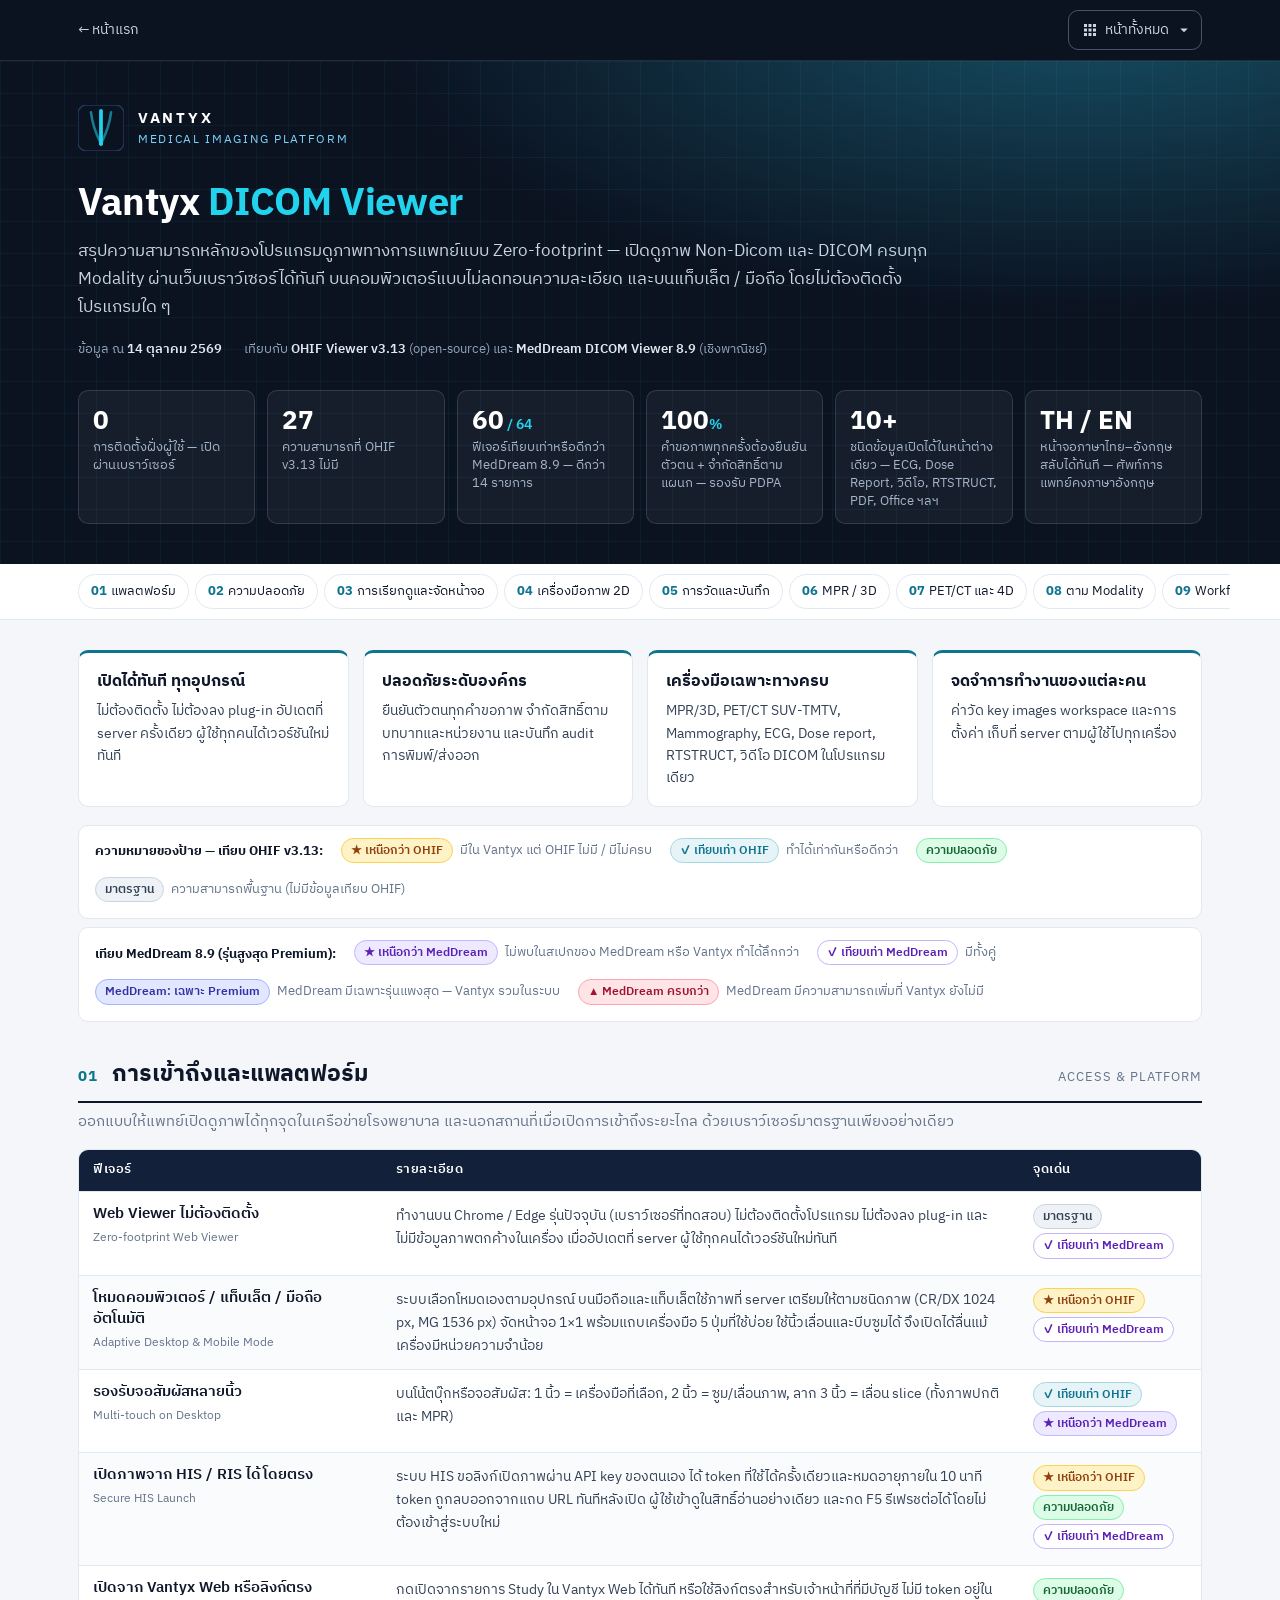
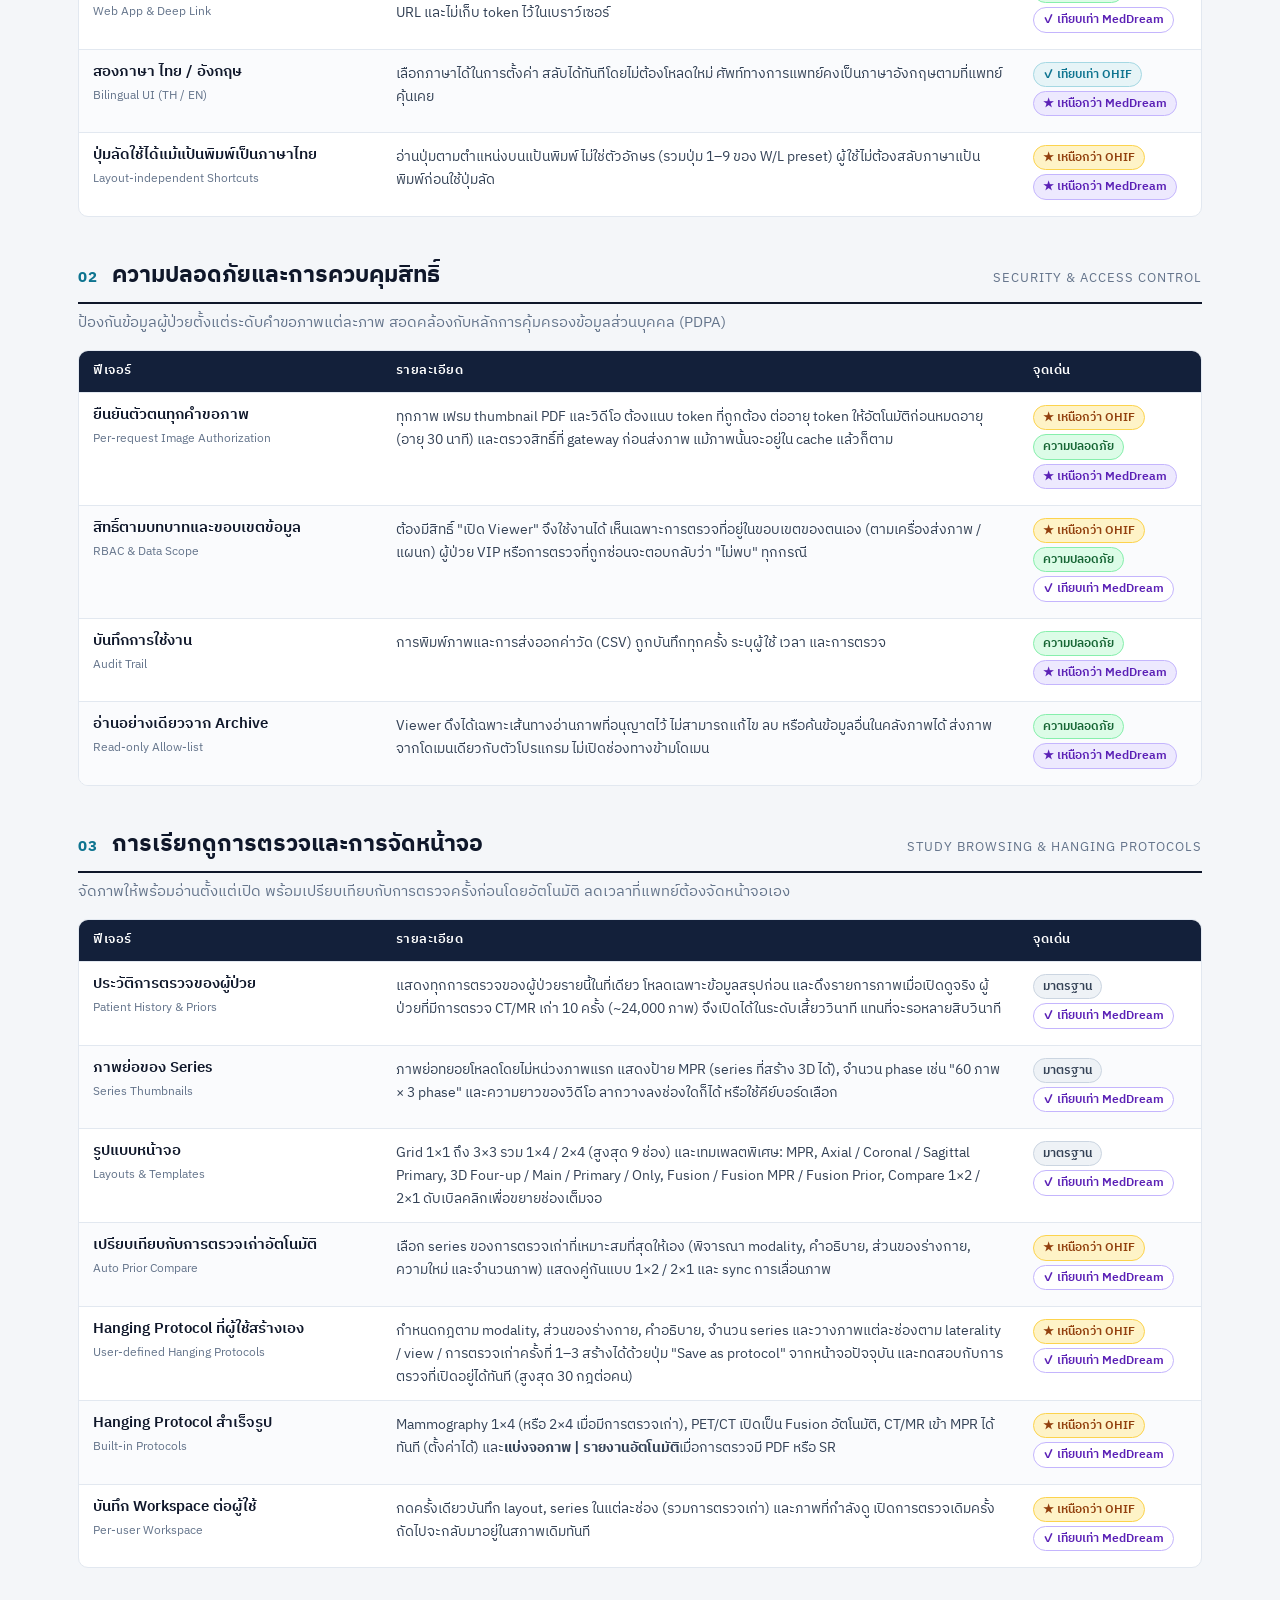
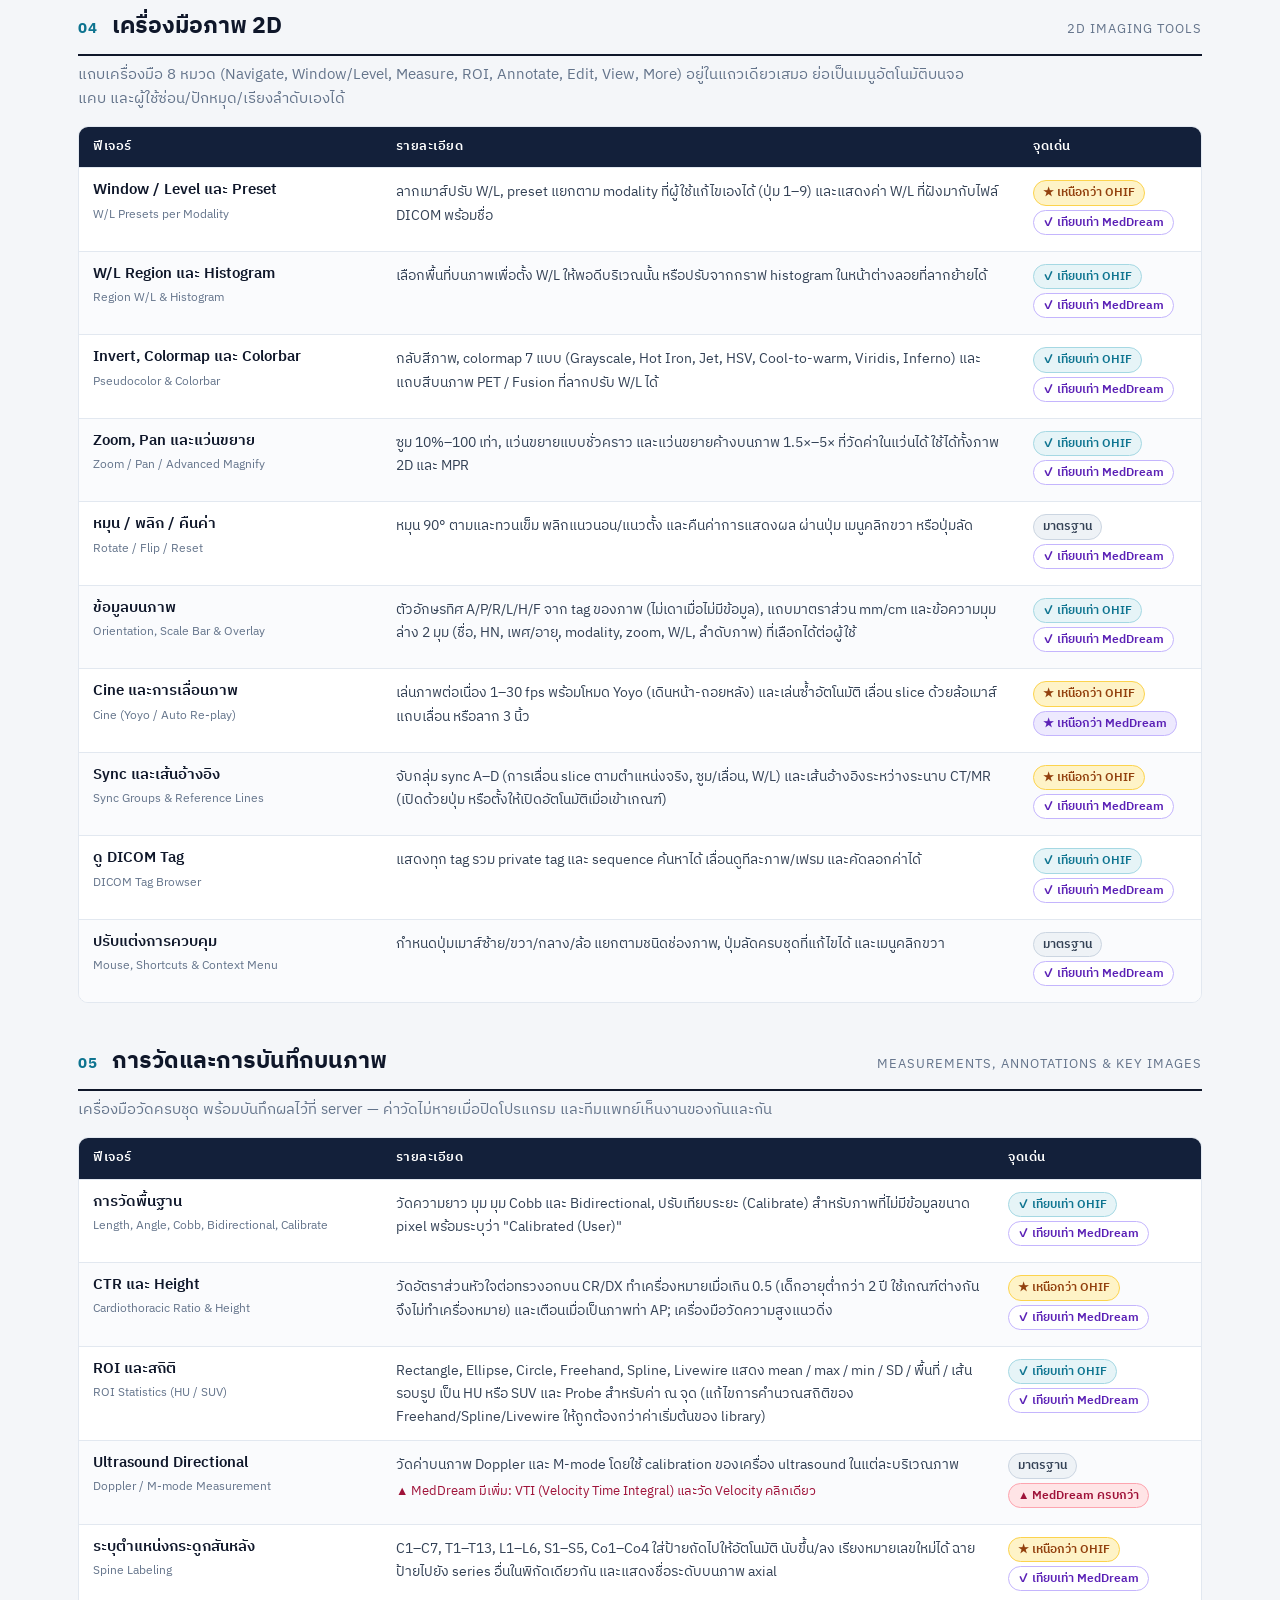
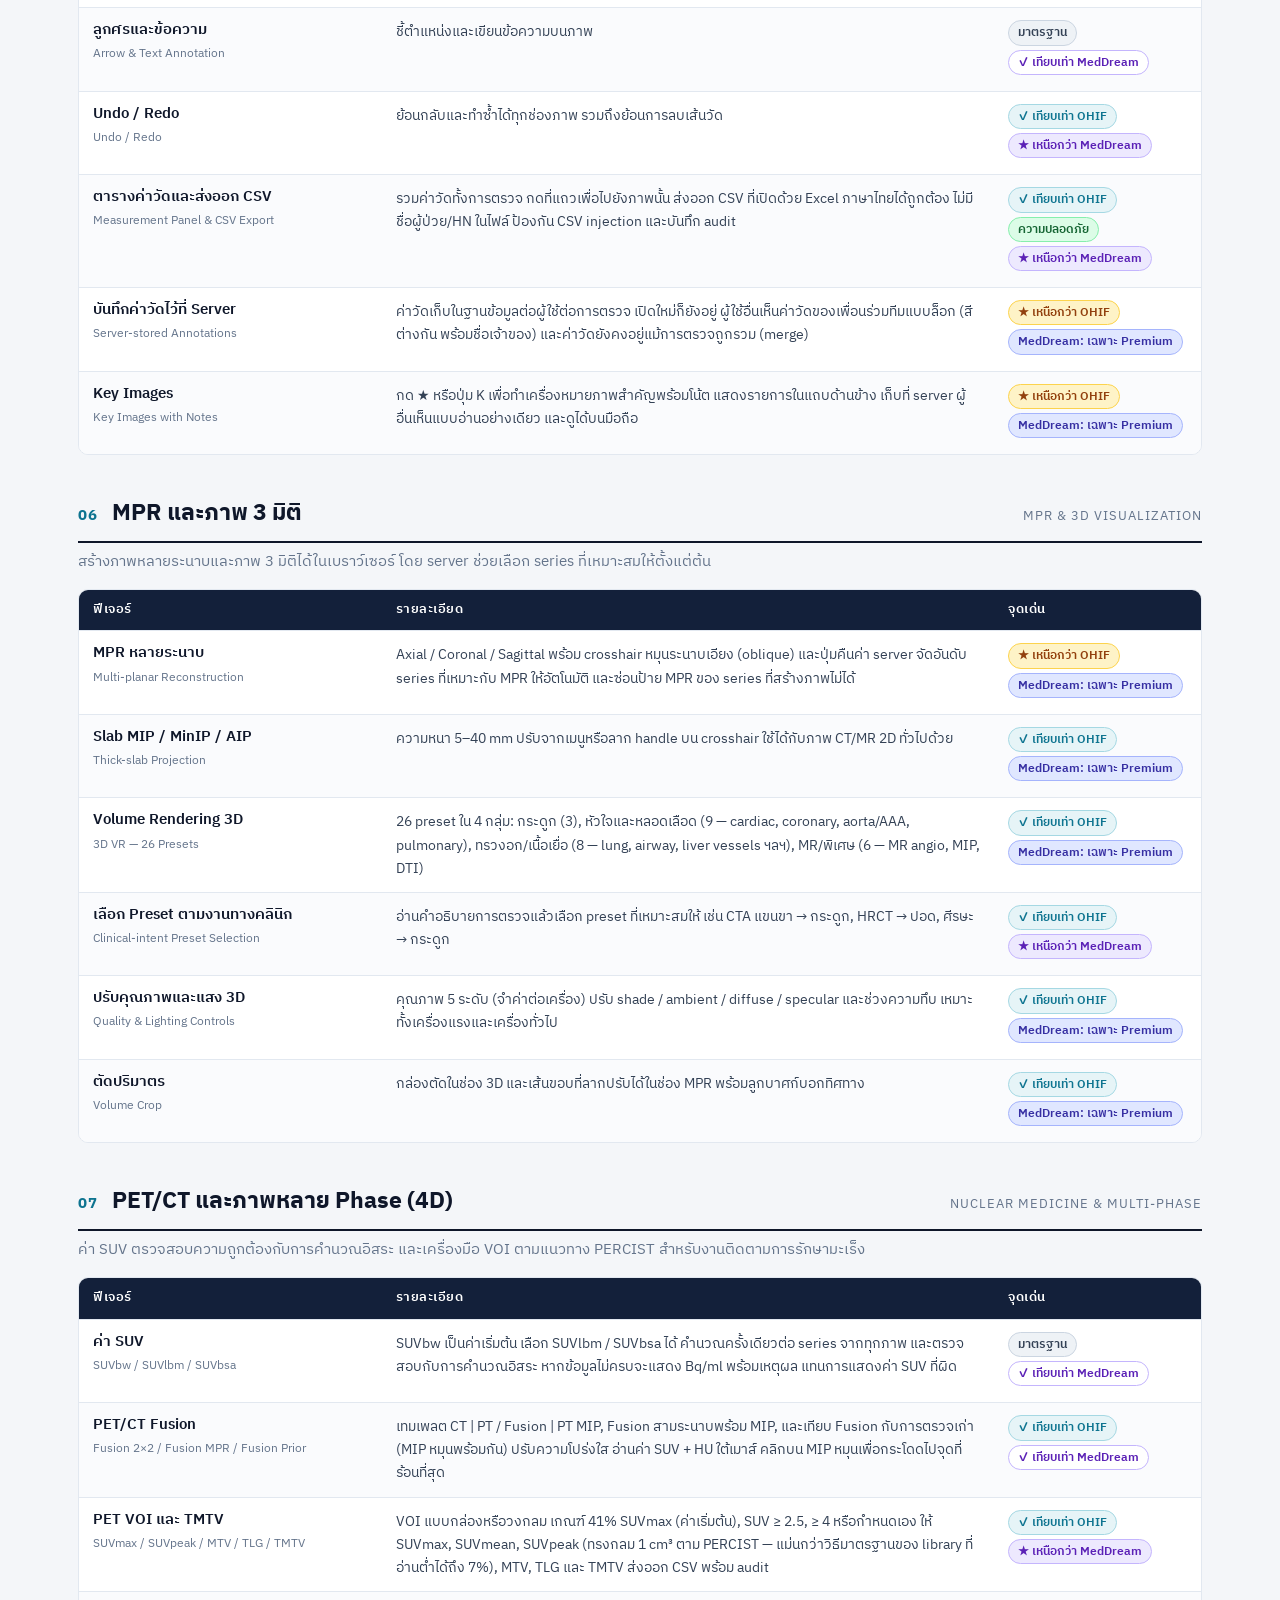
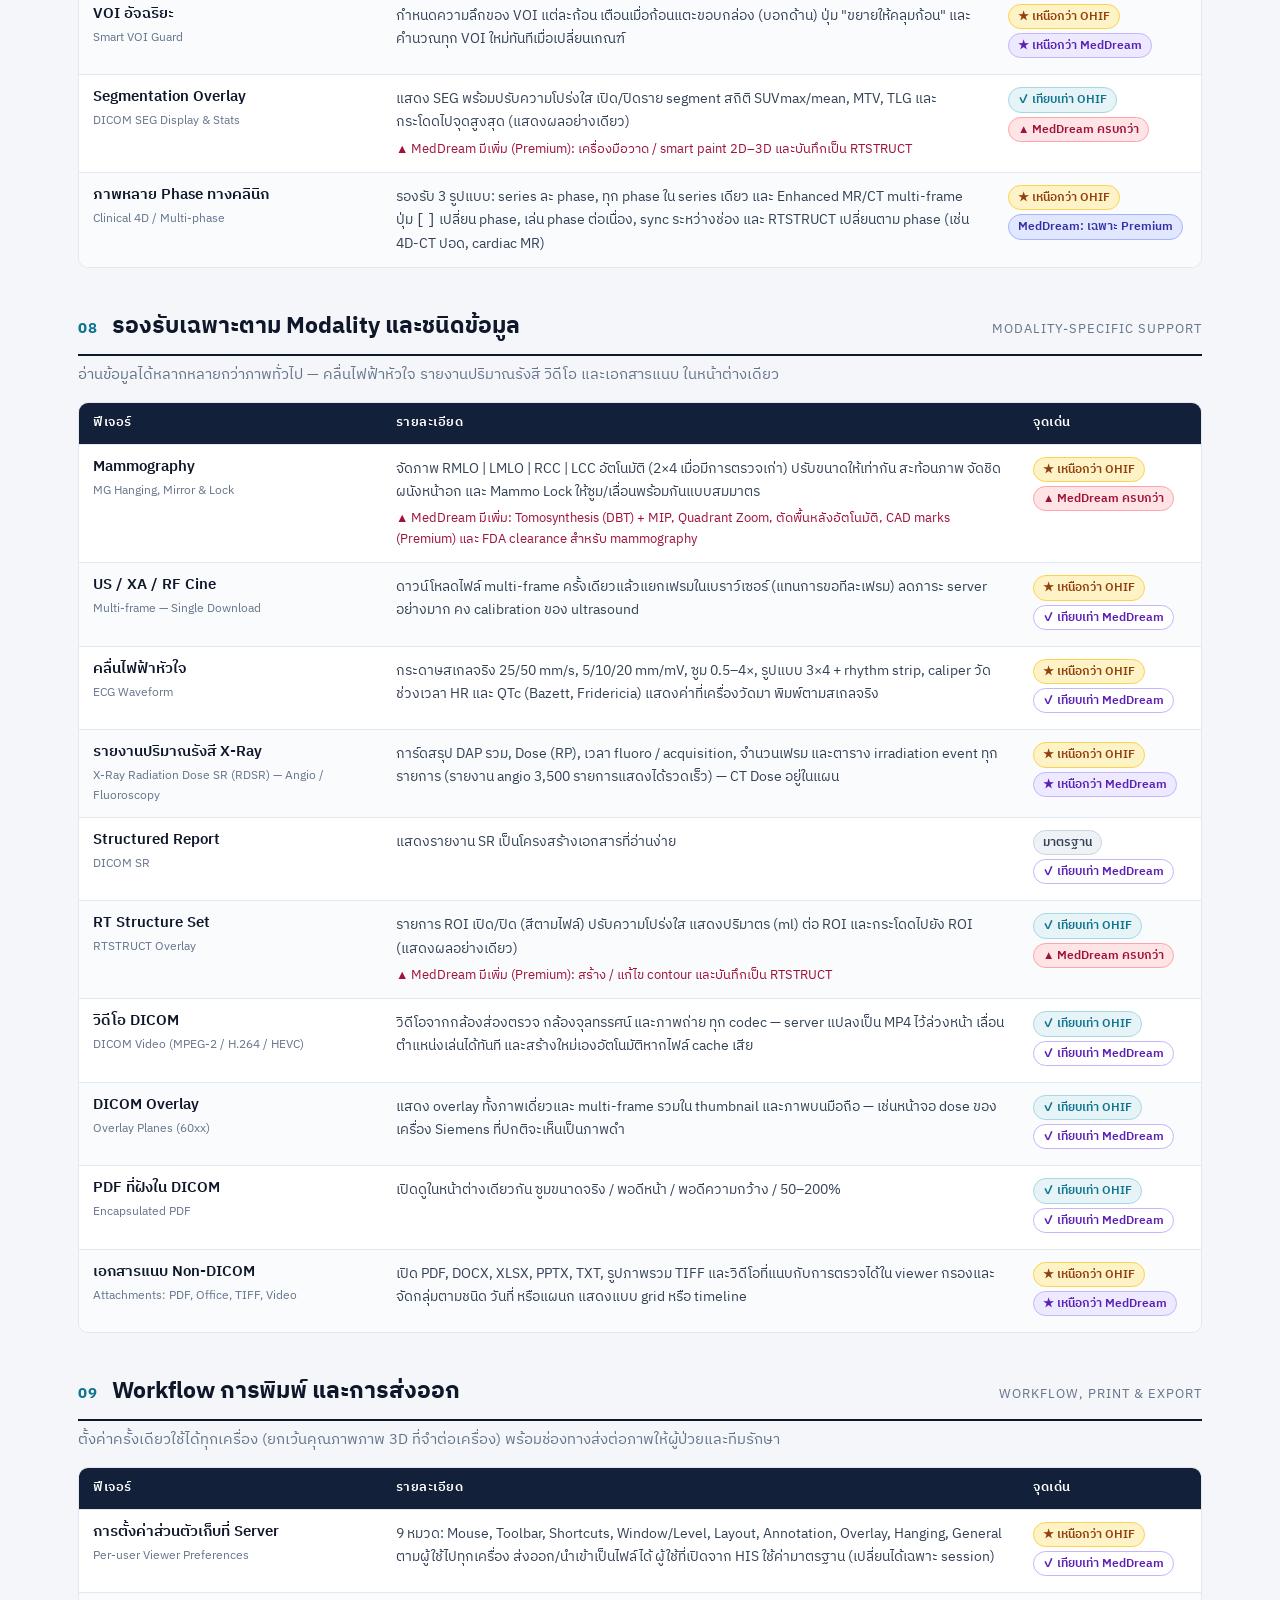
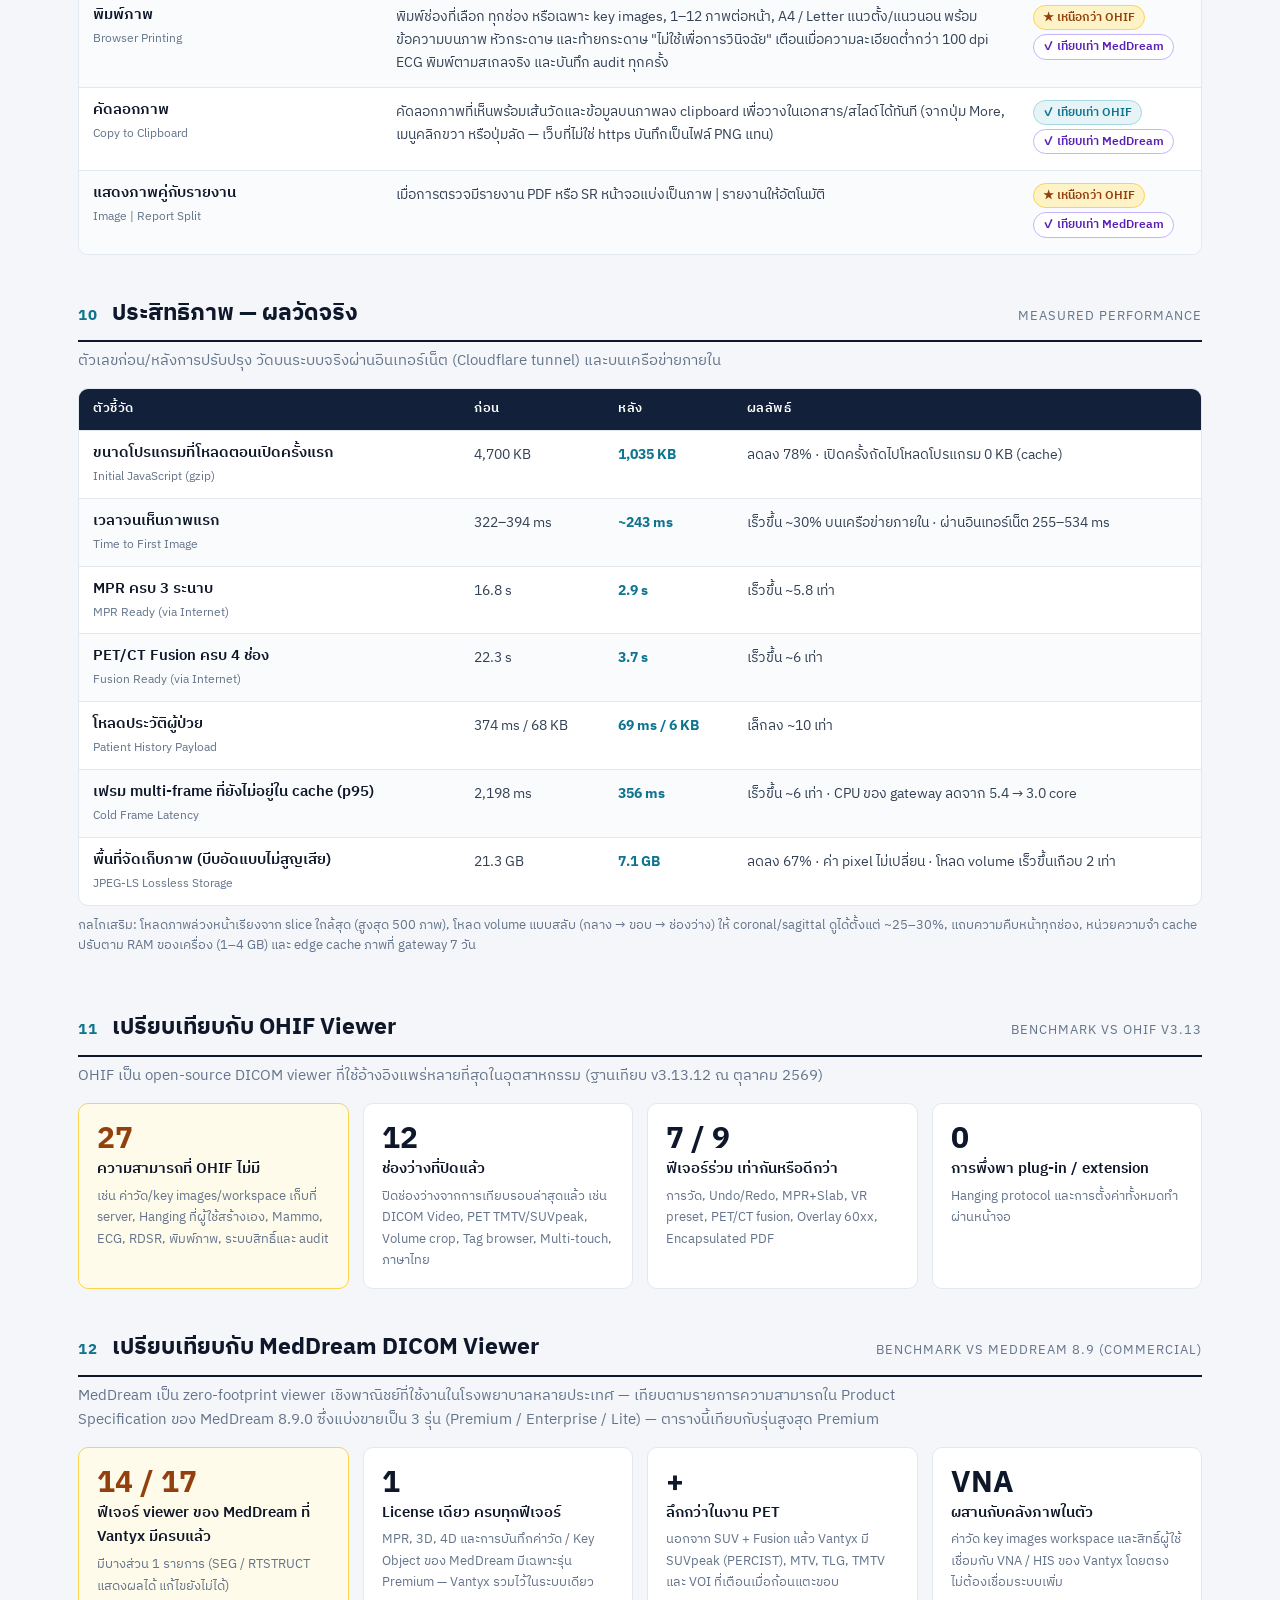
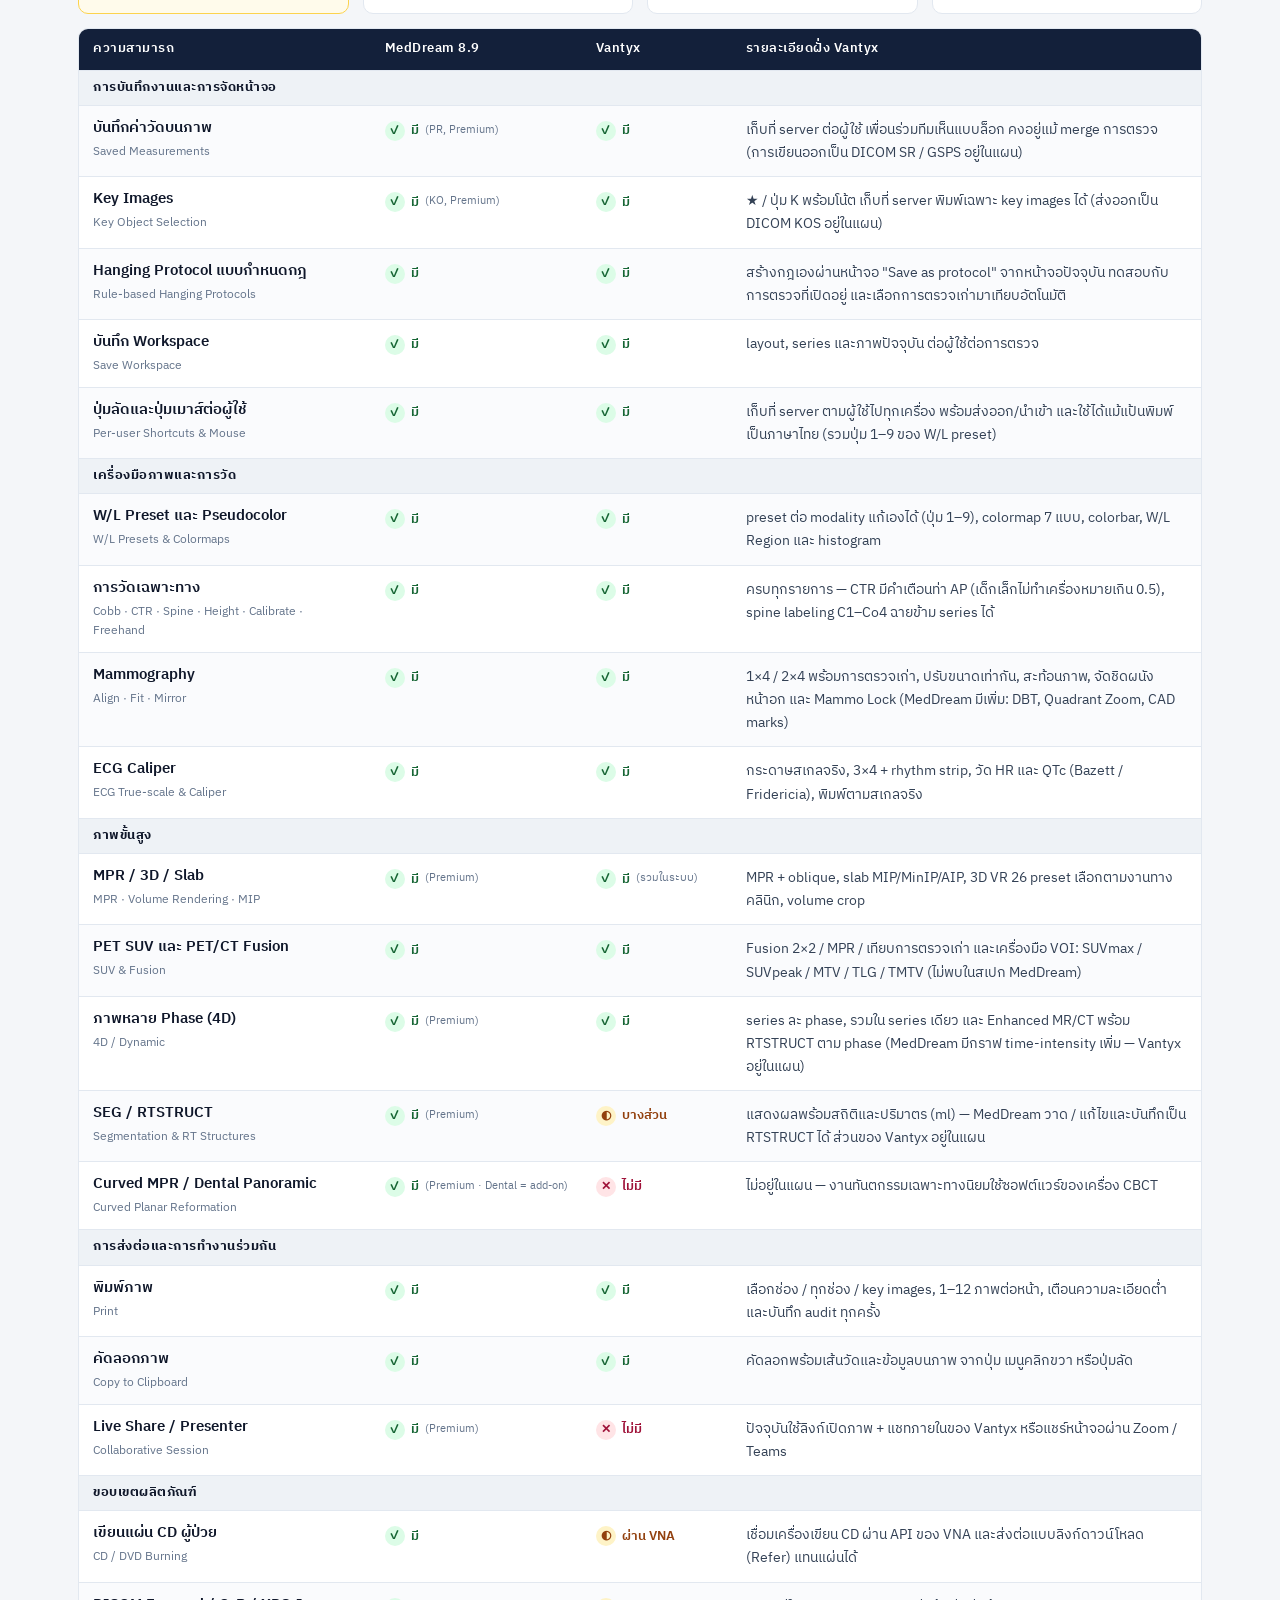
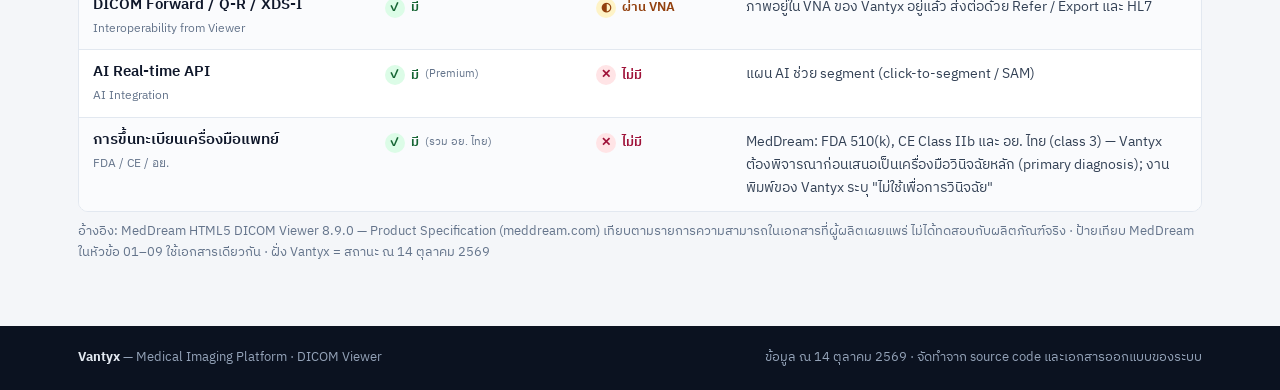
<file: viewer_main_features.html>
<!doctype html>
<html lang="th">
  <head>
    <meta charset="utf-8" />
    <meta name="viewport" content="width=device-width, initial-scale=1" />
    <title>Vantyx DICOM Viewer — ความสามารถหลัก</title>
    <link rel="icon" type="image/svg+xml" href="favicon.svg" />
    <link rel="preconnect" href="https://fonts.googleapis.com" />
    <link rel="preconnect" href="https://fonts.gstatic.com" crossorigin />
    <link
      href="https://fonts.googleapis.com/css2?family=IBM+Plex+Sans+Thai:wght@400;500;600;700&family=IBM+Plex+Sans:wght@400;500;600;700&display=swap"
      rel="stylesheet"
    />
    <link rel="stylesheet" href="shared/site-nav.css" />
    <script src="shared/site-nav.js" defer></script>
    <style>
      :root {
        --navy: #0b1220;
        --navy-2: #13203a;
        --teal: #0e7490;
        --teal-soft: #e6f4f7;
        --cyan: #22d3ee;
        --ink: #0f172a;
        --body: #334155;
        --muted: #64748b;
        --line: #e2e8f0;
        --bg: #f4f6f9;
        --card: #ffffff;
        --gold: #92400e;
        --gold-soft: #fef3c7;
        --green: #166534;
        --green-soft: #dcfce7;
        --slate-soft: #eef2f6;
        color-scheme: light;
      }
      * {
        box-sizing: border-box;
      }
      html {
        scroll-behavior: smooth;
      }
      body {
        margin: 0;
        background: var(--bg);
        color: var(--body);
        font-family:
          'IBM Plex Sans Thai', 'IBM Plex Sans', 'Segoe UI', Tahoma, sans-serif;
        font-size: 15px;
        line-height: 1.65;
        -webkit-font-smoothing: antialiased;
      }
      .wrap {
        max-width: 1180px;
        margin: 0 auto;
        padding: 0 28px;
      }

      /* ---------- Hero ---------- */
      .hero {
        background:
          linear-gradient(rgba(34, 211, 238, 0.06) 1px, transparent 1px) 0 0 /
            32px 32px,
          linear-gradient(90deg, rgba(34, 211, 238, 0.06) 1px, transparent 1px)
            0 0 / 32px 32px,
          radial-gradient(
            1200px 500px at 85% -10%,
            #164e63 0%,
            transparent 60%
          ),
          var(--navy);
        color: #e2e8f0;
        padding: 44px 0 40px;
        -webkit-print-color-adjust: exact;
        print-color-adjust: exact;
      }
      .brand {
        display: flex;
        align-items: center;
        gap: 14px;
      }
      .brand svg {
        width: 46px;
        height: 46px;
        flex: none;
      }
      .brand .name {
        font-family: 'IBM Plex Sans', sans-serif;
        font-weight: 700;
        letter-spacing: 0.18em;
        font-size: 15px;
        color: #fff;
      }
      .brand .tagline {
        font-size: 12px;
        letter-spacing: 0.14em;
        text-transform: uppercase;
        color: #7dd3fc;
      }
      .hero h1 {
        font-size: 38px;
        line-height: 1.25;
        color: #fff;
        margin: 30px 0 8px;
        font-weight: 700;
        letter-spacing: -0.01em;
      }
      .hero h1 span {
        color: var(--cyan);
      }
      .hero .sub {
        font-size: 17px;
        color: #cbd5e1;
        max-width: 850px;
        margin: 0;
      }
      .meta {
        margin-top: 18px;
        display: flex;
        flex-wrap: wrap;
        gap: 8px 22px;
        font-size: 13px;
        color: #94a3b8;
      }
      .meta b {
        color: #e2e8f0;
        font-weight: 600;
      }

      .kpis {
        display: grid;
        grid-template-columns: repeat(6, 1fr);
        gap: 12px;
        margin-top: 30px;
      }
      .kpi {
        background: rgba(255, 255, 255, 0.05);
        border: 1px solid rgba(148, 163, 184, 0.22);
        border-radius: 10px;
        padding: 14px 14px 12px;
      }
      .kpi .v {
        font-family: 'IBM Plex Sans', sans-serif;
        font-size: 26px;
        font-weight: 700;
        color: #fff;
        line-height: 1.15;
      }
      .kpi .v small {
        font-size: 14px;
        color: var(--cyan);
        font-weight: 600;
      }
      .kpi .l {
        font-size: 12.5px;
        color: #a5b4c8;
        margin-top: 4px;
        line-height: 1.45;
      }

      /* ---------- Nav ---------- */
      nav.toc {
        position: sticky;
        top: 0;
        z-index: 10;
        background: rgba(255, 255, 255, 0.96);
        backdrop-filter: blur(6px);
        border-bottom: 1px solid var(--line);
      }
      nav.toc .wrap {
        display: flex;
        gap: 6px;
        overflow-x: auto;
        padding-top: 10px;
        padding-bottom: 10px;
        scrollbar-width: thin;
      }
      nav.toc a {
        flex: none;
        font-size: 13px;
        color: var(--ink);
        text-decoration: none;
        padding: 5px 12px;
        border-radius: 999px;
        border: 1px solid var(--line);
        background: #fff;
        white-space: nowrap;
      }
      nav.toc a:hover {
        border-color: var(--teal);
        color: var(--teal);
      }
      nav.toc a b {
        color: var(--teal);
        font-family: 'IBM Plex Sans', sans-serif;
        margin-right: 4px;
      }

      /* ---------- Value props ---------- */
      .props {
        display: grid;
        grid-template-columns: repeat(4, 1fr);
        gap: 14px;
        margin: 30px 0 6px;
      }
      .prop {
        background: var(--card);
        border: 1px solid var(--line);
        border-top: 3px solid var(--teal);
        border-radius: 10px;
        padding: 16px 18px;
      }
      .prop h3 {
        margin: 0 0 6px;
        font-size: 15.5px;
        color: var(--ink);
      }
      .prop p {
        margin: 0;
        font-size: 13.5px;
        color: var(--body);
      }

      /* ---------- Sections ---------- */
      section {
        padding: 34px 0 6px;
        scroll-margin-top: 60px;
      }
      .sec-head {
        display: flex;
        align-items: baseline;
        gap: 14px;
        border-bottom: 2px solid var(--ink);
        padding-bottom: 8px;
        margin-bottom: 6px;
      }
      .sec-head .no {
        font-family: 'IBM Plex Sans', sans-serif;
        font-size: 15px;
        font-weight: 700;
        color: var(--teal);
        letter-spacing: 0.06em;
      }
      .sec-head h2 {
        margin: 0;
        font-size: 23px;
        color: var(--ink);
        font-weight: 700;
      }
      .sec-head .en {
        margin-left: auto;
        font-family: 'IBM Plex Sans', sans-serif;
        font-size: 12.5px;
        color: var(--muted);
        letter-spacing: 0.08em;
        text-transform: uppercase;
      }
      .lead {
        color: var(--muted);
        margin: 8px 0 14px;
        font-size: 14.5px;
        max-width: 900px;
      }

      .legend {
        display: flex;
        flex-wrap: wrap;
        gap: 10px 18px;
        align-items: center;
        font-size: 13px;
        color: var(--muted);
        background: var(--card);
        border: 1px solid var(--line);
        border-radius: 10px;
        padding: 12px 16px;
        margin-top: 18px;
      }

      table.ft {
        width: 100%;
        border-collapse: separate;
        border-spacing: 0;
        background: var(--card);
        border: 1px solid var(--line);
        border-radius: 10px;
        overflow: hidden;
      }
      table.ft th {
        text-align: left;
        font-size: 12.5px;
        font-weight: 600;
        letter-spacing: 0.04em;
        color: #fff;
        background: var(--navy-2);
        padding: 10px 14px;
        -webkit-print-color-adjust: exact;
        print-color-adjust: exact;
      }
      table.ft td {
        padding: 12px 14px;
        vertical-align: top;
        border-top: 1px solid var(--line);
        font-size: 14px;
      }
      table.ft tr:nth-child(even) td {
        background: #fafbfd;
      }
      table.ft td:first-child {
        width: 27%;
      }
      table.ft td:first-child b {
        display: block;
        color: var(--ink);
        font-weight: 600;
        font-size: 14.5px;
        line-height: 1.45;
      }
      table.ft td:first-child .en {
        display: block;
        font-family: 'IBM Plex Sans', sans-serif;
        font-size: 12px;
        color: var(--muted);
        margin-top: 2px;
      }
      table.ft td:last-child {
        width: 182px;
      }
      table.ft ul {
        margin: 6px 0 0;
        padding-left: 18px;
      }
      .mdn {
        display: block;
        margin-top: 6px;
        font-size: 12.5px;
        color: #9f1239;
      }
      .mdn::before {
        content: '▲ ';
      }
      table.ft li {
        margin: 2px 0;
      }

      .tag {
        display: inline-block;
        font-size: 11.5px;
        font-weight: 600;
        padding: 3px 9px;
        border-radius: 999px;
        white-space: nowrap;
        margin: 0 4px 4px 0;
        line-height: 1.5;
        -webkit-print-color-adjust: exact;
        print-color-adjust: exact;
      }
      .tag.adv {
        background: var(--gold-soft);
        color: var(--gold);
        border: 1px solid #fcd34d;
      }
      .tag.par {
        background: var(--teal-soft);
        color: var(--teal);
        border: 1px solid #a5d8e3;
      }
      .tag.std {
        background: var(--slate-soft);
        color: #334155;
        border: 1px solid #cbd5e1;
      }
      .tag.sec {
        background: var(--green-soft);
        color: var(--green);
        border: 1px solid #86efac;
      }
      .tag.mda {
        background: #ede9fe;
        color: #5b21b6;
        border: 1px solid #c4b5fd;
      }
      .tag.mdp {
        background: #ffffff;
        color: #5b21b6;
        border: 1px solid #c4b5fd;
      }
      .tag.mdt {
        background: #e0e7ff;
        color: #3730a3;
        border: 1px solid #a5b4fc;
      }
      .tag.mdl {
        background: #ffe4e6;
        color: #9f1239;
        border: 1px solid #fda4af;
      }

      /* Performance table */
      table.perf td.num {
        font-family: 'IBM Plex Sans', sans-serif;
        font-variant-numeric: tabular-nums;
        white-space: nowrap;
      }
      table.perf td.after {
        color: var(--teal);
        font-weight: 700;
      }
      table.perf td:first-child {
        width: 34%;
      }
      table.perf td:last-child {
        width: auto;
      }

      /* Comparison summary */
      .cmp {
        display: grid;
        grid-template-columns: repeat(4, 1fr);
        gap: 14px;
        margin-top: 14px;
      }
      .cmp .box {
        background: var(--card);
        border: 1px solid var(--line);
        border-radius: 10px;
        padding: 16px 18px;
      }
      .cmp .box .v {
        font-family: 'IBM Plex Sans', sans-serif;
        font-size: 30px;
        font-weight: 700;
        color: var(--ink);
        line-height: 1.1;
      }
      .cmp .box.hl {
        border-color: #fcd34d;
        background: #fffbeb;
      }
      .cmp .box.hl .v {
        color: var(--gold);
      }
      .cmp .box .t {
        font-weight: 600;
        color: var(--ink);
        margin-top: 4px;
      }
      .cmp .box p {
        margin: 4px 0 0;
        font-size: 13px;
        color: var(--muted);
      }

      /* Competitor matrix */
      table.vs td:first-child {
        width: 26%;
      }
      table.vs td.mk {
        width: 150px;
        white-space: nowrap;
      }
      table.vs td:last-child {
        width: auto;
      }
      table.vs tr.grp td {
        background: var(--slate-soft);
        font-size: 12.5px;
        font-weight: 700;
        color: var(--ink);
        letter-spacing: 0.04em;
        padding: 7px 14px;
        -webkit-print-color-adjust: exact;
        print-color-adjust: exact;
      }
      .mk-y,
      .mk-p,
      .mk-n {
        display: inline-flex;
        align-items: center;
        gap: 6px;
        font-size: 13px;
        font-weight: 600;
      }
      .mk-y::before,
      .mk-p::before,
      .mk-n::before {
        display: inline-grid;
        place-items: center;
        width: 20px;
        height: 20px;
        border-radius: 50%;
        font-size: 12px;
        line-height: 1;
        -webkit-print-color-adjust: exact;
        print-color-adjust: exact;
      }
      .mk-y {
        color: var(--green);
      }
      .mk-y::before {
        content: '✓';
        background: var(--green-soft);
      }
      .mk-p {
        color: var(--gold);
      }
      .mk-p::before {
        content: '◐';
        background: var(--gold-soft);
      }
      .mk-n {
        color: #9f1239;
      }
      .mk-n::before {
        content: '✕';
        background: #ffe4e6;
      }
      .mk-y small,
      .mk-p small,
      .mk-n small {
        font-weight: 400;
        color: var(--muted);
      }

      .road {
        display: grid;
        grid-template-columns: repeat(3, 1fr);
        gap: 14px;
        margin-top: 14px;
      }
      .road .item {
        background: var(--card);
        border: 1px dashed #94a3b8;
        border-radius: 10px;
        padding: 14px 16px;
      }
      .road .item:last-child:nth-child(3n + 1) {
        grid-column: 1 / -1;
      }
      .road .item h4 {
        margin: 0 0 4px;
        font-size: 14.5px;
        color: var(--ink);
      }
      .road .item p {
        margin: 0;
        font-size: 13px;
        color: var(--muted);
      }

      .note {
        font-size: 12.5px;
        color: var(--muted);
        margin-top: 10px;
      }

      footer {
        margin-top: 44px;
        background: var(--navy);
        color: #94a3b8;
        font-size: 12.5px;
        padding: 22px 0;
        -webkit-print-color-adjust: exact;
        print-color-adjust: exact;
      }
      footer .wrap {
        display: flex;
        flex-wrap: wrap;
        justify-content: space-between;
        gap: 8px 24px;
      }
      footer b {
        color: #e2e8f0;
      }

      /* ---------- Responsive ---------- */
      @media (max-width: 1000px) {
        .kpis {
          grid-template-columns: repeat(3, 1fr);
        }
        .props,
        .cmp {
          grid-template-columns: repeat(2, 1fr);
        }
        .road {
          grid-template-columns: 1fr 1fr;
        }
      }
      @media (max-width: 720px) {
        .wrap {
          padding: 0 16px;
        }
        .hero h1 {
          font-size: 28px;
        }
        .kpis {
          grid-template-columns: repeat(2, 1fr);
        }
        .props,
        .cmp,
        .road {
          grid-template-columns: 1fr;
        }
        .sec-head {
          flex-wrap: wrap;
        }
        .sec-head .en {
          margin-left: 0;
          width: 100%;
        }
        table.ft,
        table.ft tbody,
        table.ft tr,
        table.ft td {
          display: block;
          width: 100% !important;
        }
        table.ft thead {
          display: none;
        }
        table.ft tr {
          border-top: 1px solid var(--line);
        }
        table.ft tr:first-child {
          border-top: 0;
        }
        table.ft td {
          border-top: 0;
          padding: 6px 14px;
        }
        table.ft td:first-child {
          padding-top: 14px;
        }
        table.ft td:last-child {
          padding-bottom: 14px;
        }
        table.perf td.num::before {
          content: attr(data-l) ' ';
          color: var(--muted);
          font-weight: 400;
        }
        table.vs td.mk::before {
          content: attr(data-l) ' ';
          color: var(--muted);
          font-size: 12.5px;
          margin-right: 4px;
        }
        table.vs tr.grp td {
          padding: 7px 14px;
        }
      }

      /* ---------- Print ---------- */
      @page {
        size: A4;
        margin: 12mm;
      }
      @media print {
        body {
          background: #fff;
          font-size: 12.5px;
        }
        nav.toc {
          display: none;
        }
        .hero {
          padding: 26px 0;
        }
        section {
          break-before: auto;
          padding-top: 18px;
        }
        table.ft tr,
        .prop,
        .cmp .box,
        .road .item,
        .kpi {
          break-inside: avoid;
        }
        .sec-head {
          break-after: avoid;
        }
        .wrap {
          max-width: none;
          padding: 0;
        }
      }
      /* ---------- Top link bar ---------- */
      .topbar {
        background: var(--navy);
        border-bottom: 1px solid rgba(148, 163, 184, 0.18);
        -webkit-print-color-adjust: exact;
        print-color-adjust: exact;
      }
      .topbar .wrap {
        display: flex;
        justify-content: space-between;
        align-items: center;
        gap: 12px;
        padding-top: 10px;
        padding-bottom: 10px;
      }
      .topbar a {
        color: #cbd5e1;
        text-decoration: none;
        font-size: 13.5px;
      }
      .topbar a:hover {
        color: var(--cyan);
      }
      .topbar .sn-btn {
        color: #cbd5e1;
      }
      @media print {
        .topbar {
          display: none;
        }
      }
    </style>
  </head>
  <body>
    <div class="topbar">
      <div class="wrap">
        <a href="index.html">← หน้าแรก</a>
        <div class="site-nav" data-current="viewer"></div>
      </div>
    </div>
    <header class="hero">
      <div class="wrap">
        <div class="brand">
          <svg
            viewBox="0 0 32 32"
            xmlns="http://www.w3.org/2000/svg"
            role="img"
            aria-label="Vantyx"
          >
            <rect
              width="32"
              height="32"
              rx="6"
              fill="#0B1220"
              stroke="#1E3A5F"
            />
            <path
              d="M 16,27 Q 10.30,16.00 9,5"
              fill="none"
              stroke="#22D3EE"
              stroke-width="1.8"
              stroke-opacity="0.55"
              stroke-linecap="round"
            />
            <path
              d="M 16,27 Q 16.00,15.50 16,4"
              fill="none"
              stroke="#22D3EE"
              stroke-width="2.6"
              stroke-linecap="round"
            />
            <path
              d="M 16,27 Q 21.70,16.00 23,5"
              fill="none"
              stroke="#22D3EE"
              stroke-width="1.8"
              stroke-opacity="0.55"
              stroke-linecap="round"
            />
            <circle cx="16" cy="27" r="1.3" fill="#22D3EE" />
          </svg>
          <div>
            <div class="name">VANTYX</div>
            <div class="tagline">Medical Imaging Platform</div>
          </div>
        </div>

        <h1>Vantyx <span>DICOM Viewer</span></h1>
        <p class="sub">
          สรุปความสามารถหลักของโปรแกรมดูภาพทางการแพทย์แบบ Zero-footprint —
          เปิดดูภาพ Non-Dicom และ DICOM ครบทุก Modality
          ผ่านเว็บเบราว์เซอร์ได้ทันที บนคอมพิวเตอร์แบบไม่ลดทอนความละเอียด
          และบนแท็บเล็ต / มือถือ โดยไม่ต้องติดตั้งโปรแกรมใด ๆ
        </p>
        <div class="meta">
          <span>ข้อมูล ณ <b>14 ตุลาคม 2569</b></span>
          <span
            >เทียบกับ <b>OHIF Viewer v3.13</b> (open-source) และ
            <b>MedDream DICOM Viewer 8.9</b> (เชิงพาณิชย์)</span
          >
        </div>

        <div class="kpis">
          <div class="kpi">
            <div class="v">0</div>
            <div class="l">การติดตั้งฝั่งผู้ใช้ — เปิดผ่านเบราว์เซอร์</div>
          </div>
          <div class="kpi">
            <div class="v">27</div>
            <div class="l">ความสามารถที่ OHIF v3.13 ไม่มี</div>
          </div>
          <div class="kpi">
            <div class="v">60<small> / 64</small></div>
            <div class="l">
              ฟีเจอร์เทียบเท่าหรือดีกว่า MedDream 8.9 — ดีกว่า 14 รายการ
            </div>
          </div>
          <div class="kpi">
            <div class="v">100<small>%</small></div>
            <div class="l">
              คำขอภาพทุกครั้งต้องยืนยันตัวตน + จำกัดสิทธิ์ตามแผนก — รองรับ PDPA
            </div>
          </div>
          <div class="kpi">
            <div class="v">10+</div>
            <div class="l">
              ชนิดข้อมูลเปิดได้ในหน้าต่างเดียว — ECG, Dose Report, วิดีโอ,
              RTSTRUCT, PDF, Office ฯลฯ
            </div>
          </div>
          <div class="kpi">
            <div class="v">TH / EN</div>
            <div class="l">
              หน้าจอภาษาไทย–อังกฤษ สลับได้ทันที — ศัพท์การแพทย์คงภาษาอังกฤษ
            </div>
          </div>
        </div>
      </div>
    </header>

    <nav class="toc" aria-label="สารบัญ">
      <div class="wrap">
        <a href="#s1"><b>01</b>แพลตฟอร์ม</a>
        <a href="#s2"><b>02</b>ความปลอดภัย</a>
        <a href="#s3"><b>03</b>การเรียกดูและจัดหน้าจอ</a>
        <a href="#s4"><b>04</b>เครื่องมือภาพ 2D</a>
        <a href="#s5"><b>05</b>การวัดและบันทึก</a>
        <a href="#s6"><b>06</b>MPR / 3D</a>
        <a href="#s7"><b>07</b>PET/CT และ 4D</a>
        <a href="#s8"><b>08</b>ตาม Modality</a>
        <a href="#s9"><b>09</b>Workflow และส่งออก</a>
        <a href="#s10"><b>10</b>ประสิทธิภาพ</a>
        <a href="#s11"><b>11</b>เทียบ OHIF</a>
        <a href="#s12"><b>12</b>เทียบ MedDream</a>
      </div>
    </nav>

    <main class="wrap">
      <div class="props">
        <div class="prop">
          <h3>เปิดได้ทันที ทุกอุปกรณ์</h3>
          <p>
            ไม่ต้องติดตั้ง ไม่ต้องลง plug-in อัปเดตที่ server ครั้งเดียว
            ผู้ใช้ทุกคนได้เวอร์ชันใหม่ทันที
          </p>
        </div>
        <div class="prop">
          <h3>ปลอดภัยระดับองค์กร</h3>
          <p>
            ยืนยันตัวตนทุกคำขอภาพ จำกัดสิทธิ์ตามบทบาทและหน่วยงาน และบันทึก audit
            การพิมพ์/ส่งออก
          </p>
        </div>
        <div class="prop">
          <h3>เครื่องมือเฉพาะทางครบ</h3>
          <p>
            MPR/3D, PET/CT SUV-TMTV, Mammography, ECG, Dose report, RTSTRUCT,
            วิดีโอ DICOM ในโปรแกรมเดียว
          </p>
        </div>
        <div class="prop">
          <h3>จดจำการทำงานของแต่ละคน</h3>
          <p>
            ค่าวัด key images workspace และการตั้งค่า เก็บที่ server
            ตามผู้ใช้ไปทุกเครื่อง
          </p>
        </div>
      </div>

      <div class="legend">
        <strong style="color: var(--ink)"
          >ความหมายของป้าย — เทียบ OHIF v3.13:</strong
        >
        <span
          ><span class="tag adv">★ เหนือกว่า OHIF</span> มีใน Vantyx แต่ OHIF
          ไม่มี / มีไม่ครบ</span
        >
        <span
          ><span class="tag par">✓ เทียบเท่า OHIF</span>
          ทำได้เท่ากันหรือดีกว่า</span
        >
        <span><span class="tag sec">ความปลอดภัย</span></span>
        <span
          ><span class="tag std">มาตรฐาน</span> ความสามารถพื้นฐาน
          (ไม่มีข้อมูลเทียบ OHIF)</span
        >
      </div>
      <div class="legend" style="margin-top: 8px">
        <strong style="color: var(--ink)"
          >เทียบ MedDream 8.9 (รุ่นสูงสุด Premium):</strong
        >
        <span
          ><span class="tag mda">★ เหนือกว่า MedDream</span> ไม่พบในสเปกของ
          MedDream หรือ Vantyx ทำได้ลึกกว่า</span
        >
        <span><span class="tag mdp">✓ เทียบเท่า MedDream</span> มีทั้งคู่</span>
        <span
          ><span class="tag mdt">MedDream: เฉพาะ Premium</span> MedDream
          มีเฉพาะรุ่นแพงสุด — Vantyx รวมในระบบ</span
        >
        <span
          ><span class="tag mdl">▲ MedDream ครบกว่า</span> MedDream
          มีความสามารถเพิ่มที่ Vantyx ยังไม่มี</span
        >
      </div>

      <!-- 01 -->
      <section id="s1">
        <div class="sec-head">
          <span class="no">01</span>
          <h2>การเข้าถึงและแพลตฟอร์ม</h2>
          <span class="en">Access &amp; Platform</span>
        </div>
        <p class="lead">
          ออกแบบให้แพทย์เปิดดูภาพได้ทุกจุดในเครือข่ายโรงพยาบาล
          และนอกสถานที่เมื่อเปิดการเข้าถึงระยะไกล
          ด้วยเบราว์เซอร์มาตรฐานเพียงอย่างเดียว
        </p>
        <table class="ft">
          <thead>
            <tr>
              <th>ฟีเจอร์</th>
              <th>รายละเอียด</th>
              <th>จุดเด่น</th>
            </tr>
          </thead>
          <tbody>
            <tr>
              <td>
                <b>Web Viewer ไม่ต้องติดตั้ง</b
                ><span class="en">Zero-footprint Web Viewer</span>
              </td>
              <td>
                ทำงานบน Chrome / Edge รุ่นปัจจุบัน (เบราว์เซอร์ที่ทดสอบ)
                ไม่ต้องติดตั้งโปรแกรม ไม่ต้องลง plug-in
                และไม่มีข้อมูลภาพตกค้างในเครื่อง เมื่ออัปเดตที่ server
                ผู้ใช้ทุกคนได้เวอร์ชันใหม่ทันที
              </td>
              <td>
                <span class="tag std">มาตรฐาน</span
                ><span class="tag mdp">✓ เทียบเท่า MedDream</span>
              </td>
            </tr>
            <tr>
              <td>
                <b>โหมดคอมพิวเตอร์ / แท็บเล็ต / มือถือ อัตโนมัติ</b
                ><span class="en">Adaptive Desktop &amp; Mobile Mode</span>
              </td>
              <td>
                ระบบเลือกโหมดเองตามอุปกรณ์ บนมือถือและแท็บเล็ตใช้ภาพที่ server
                เตรียมให้ตามชนิดภาพ (CR/DX 1024 px, MG 1536 px) จัดหน้าจอ 1×1
                พร้อมแถบเครื่องมือ 5 ปุ่มที่ใช้บ่อย ใช้นิ้วเลื่อนและบีบซูมได้
                จึงเปิดได้ลื่นแม้เครื่องมีหน่วยความจำน้อย
              </td>
              <td>
                <span class="tag adv">★ เหนือกว่า OHIF</span
                ><span class="tag mdp">✓ เทียบเท่า MedDream</span>
              </td>
            </tr>
            <tr>
              <td>
                <b>รองรับจอสัมผัสหลายนิ้ว</b
                ><span class="en">Multi-touch on Desktop</span>
              </td>
              <td>
                บนโน้ตบุ๊กหรือจอสัมผัส: 1 นิ้ว = เครื่องมือที่เลือก, 2 นิ้ว =
                ซูม/เลื่อนภาพ, ลาก 3 นิ้ว = เลื่อน slice (ทั้งภาพปกติและ MPR)
              </td>
              <td>
                <span class="tag par">✓ เทียบเท่า OHIF</span
                ><span class="tag mda">★ เหนือกว่า MedDream</span>
              </td>
            </tr>
            <tr>
              <td>
                <b>เปิดภาพจาก HIS / RIS ได้โดยตรง</b
                ><span class="en">Secure HIS Launch</span>
              </td>
              <td>
                ระบบ HIS ขอลิงก์เปิดภาพผ่าน API key ของตนเอง ได้ token
                ที่ใช้ได้ครั้งเดียวและหมดอายุภายใน 10 นาที token ถูกลบออกจากแถบ
                URL ทันทีหลังเปิด ผู้ใช้เข้าดูในสิทธิ์อ่านอย่างเดียว และกด F5
                รีเฟรชต่อได้โดยไม่ต้องเข้าสู่ระบบใหม่
              </td>
              <td>
                <span class="tag adv">★ เหนือกว่า OHIF</span
                ><span class="tag sec">ความปลอดภัย</span
                ><span class="tag mdp">✓ เทียบเท่า MedDream</span>
              </td>
            </tr>
            <tr>
              <td>
                <b>เปิดจาก Vantyx Web หรือลิงก์ตรง</b
                ><span class="en">Web App &amp; Deep Link</span>
              </td>
              <td>
                กดเปิดจากรายการ Study ใน Vantyx Web ได้ทันที
                หรือใช้ลิงก์ตรงสำหรับเจ้าหน้าที่ที่มีบัญชี ไม่มี token อยู่ใน
                URL และไม่เก็บ token ไว้ในเบราว์เซอร์
              </td>
              <td>
                <span class="tag sec">ความปลอดภัย</span
                ><span class="tag mdp">✓ เทียบเท่า MedDream</span>
              </td>
            </tr>
            <tr>
              <td>
                <b>สองภาษา ไทย / อังกฤษ</b
                ><span class="en">Bilingual UI (TH / EN)</span>
              </td>
              <td>
                เลือกภาษาได้ในการตั้งค่า สลับได้ทันทีโดยไม่ต้องโหลดใหม่
                ศัพท์ทางการแพทย์คงเป็นภาษาอังกฤษตามที่แพทย์คุ้นเคย
              </td>
              <td>
                <span class="tag par">✓ เทียบเท่า OHIF</span
                ><span class="tag mda">★ เหนือกว่า MedDream</span>
              </td>
            </tr>
            <tr>
              <td>
                <b>ปุ่มลัดใช้ได้แม้แป้นพิมพ์เป็นภาษาไทย</b
                ><span class="en">Layout-independent Shortcuts</span>
              </td>
              <td>
                อ่านปุ่มตามตำแหน่งบนแป้นพิมพ์ ไม่ใช่ตัวอักษร (รวมปุ่ม 1–9 ของ
                W/L preset) ผู้ใช้ไม่ต้องสลับภาษาแป้นพิมพ์ก่อนใช้ปุ่มลัด
              </td>
              <td>
                <span class="tag adv">★ เหนือกว่า OHIF</span
                ><span class="tag mda">★ เหนือกว่า MedDream</span>
              </td>
            </tr>
          </tbody>
        </table>
      </section>

      <!-- 02 -->
      <section id="s2">
        <div class="sec-head">
          <span class="no">02</span>
          <h2>ความปลอดภัยและการควบคุมสิทธิ์</h2>
          <span class="en">Security &amp; Access Control</span>
        </div>
        <p class="lead">
          ป้องกันข้อมูลผู้ป่วยตั้งแต่ระดับคำขอภาพแต่ละภาพ
          สอดคล้องกับหลักการคุ้มครองข้อมูลส่วนบุคคล (PDPA)
        </p>
        <table class="ft">
          <thead>
            <tr>
              <th>ฟีเจอร์</th>
              <th>รายละเอียด</th>
              <th>จุดเด่น</th>
            </tr>
          </thead>
          <tbody>
            <tr>
              <td>
                <b>ยืนยันตัวตนทุกคำขอภาพ</b
                ><span class="en">Per-request Image Authorization</span>
              </td>
              <td>
                ทุกภาพ เฟรม thumbnail PDF และวิดีโอ ต้องแนบ token ที่ถูกต้อง
                ต่ออายุ token ให้อัตโนมัติก่อนหมดอายุ (อายุ 30 นาที)
                และตรวจสิทธิ์ที่ gateway ก่อนส่งภาพ แม้ภาพนั้นจะอยู่ใน cache
                แล้วก็ตาม
              </td>
              <td>
                <span class="tag adv">★ เหนือกว่า OHIF</span
                ><span class="tag sec">ความปลอดภัย</span
                ><span class="tag mda">★ เหนือกว่า MedDream</span>
              </td>
            </tr>
            <tr>
              <td>
                <b>สิทธิ์ตามบทบาทและขอบเขตข้อมูล</b
                ><span class="en">RBAC &amp; Data Scope</span>
              </td>
              <td>
                ต้องมีสิทธิ์ "เปิด Viewer" จึงใช้งานได้
                เห็นเฉพาะการตรวจที่อยู่ในขอบเขตของตนเอง (ตามเครื่องส่งภาพ /
                แผนก) ผู้ป่วย VIP หรือการตรวจที่ถูกซ่อนจะตอบกลับว่า "ไม่พบ"
                ทุกกรณี
              </td>
              <td>
                <span class="tag adv">★ เหนือกว่า OHIF</span
                ><span class="tag sec">ความปลอดภัย</span
                ><span class="tag mdp">✓ เทียบเท่า MedDream</span>
              </td>
            </tr>
            <tr>
              <td><b>บันทึกการใช้งาน</b><span class="en">Audit Trail</span></td>
              <td>
                การพิมพ์ภาพและการส่งออกค่าวัด (CSV) ถูกบันทึกทุกครั้ง ระบุผู้ใช้
                เวลา และการตรวจ
              </td>
              <td>
                <span class="tag sec">ความปลอดภัย</span
                ><span class="tag mda">★ เหนือกว่า MedDream</span>
              </td>
            </tr>
            <tr>
              <td>
                <b>อ่านอย่างเดียวจาก Archive</b
                ><span class="en">Read-only Allow-list</span>
              </td>
              <td>
                Viewer ดึงได้เฉพาะเส้นทางอ่านภาพที่อนุญาตไว้ ไม่สามารถแก้ไข ลบ
                หรือค้นข้อมูลอื่นในคลังภาพได้ ส่งภาพจากโดเมนเดียวกับตัวโปรแกรม
                ไม่เปิดช่องทางข้ามโดเมน
              </td>
              <td>
                <span class="tag sec">ความปลอดภัย</span
                ><span class="tag mda">★ เหนือกว่า MedDream</span>
              </td>
            </tr>
          </tbody>
        </table>
      </section>

      <!-- 03 -->
      <section id="s3">
        <div class="sec-head">
          <span class="no">03</span>
          <h2>การเรียกดูการตรวจและการจัดหน้าจอ</h2>
          <span class="en">Study Browsing &amp; Hanging Protocols</span>
        </div>
        <p class="lead">
          จัดภาพให้พร้อมอ่านตั้งแต่เปิด
          พร้อมเปรียบเทียบกับการตรวจครั้งก่อนโดยอัตโนมัติ
          ลดเวลาที่แพทย์ต้องจัดหน้าจอเอง
        </p>
        <table class="ft">
          <thead>
            <tr>
              <th>ฟีเจอร์</th>
              <th>รายละเอียด</th>
              <th>จุดเด่น</th>
            </tr>
          </thead>
          <tbody>
            <tr>
              <td>
                <b>ประวัติการตรวจของผู้ป่วย</b
                ><span class="en">Patient History &amp; Priors</span>
              </td>
              <td>
                แสดงทุกการตรวจของผู้ป่วยรายนี้ในที่เดียว โหลดเฉพาะข้อมูลสรุปก่อน
                และดึงรายการภาพเมื่อเปิดดูจริง ผู้ป่วยที่มีการตรวจ CT/MR เก่า 10
                ครั้ง (~24,000 ภาพ) จึงเปิดได้ในระดับเสี้ยววินาที
                แทนที่จะรอหลายสิบวินาที
              </td>
              <td>
                <span class="tag std">มาตรฐาน</span
                ><span class="tag mdp">✓ เทียบเท่า MedDream</span>
              </td>
            </tr>
            <tr>
              <td>
                <b>ภาพย่อของ Series</b><span class="en">Series Thumbnails</span>
              </td>
              <td>
                ภาพย่อทยอยโหลดโดยไม่หน่วงภาพแรก แสดงป้าย MPR (series ที่สร้าง 3D
                ได้), จำนวน phase เช่น "60 ภาพ × 3 phase" และความยาวของวิดีโอ
                ลากวางลงช่องใดก็ได้ หรือใช้คีย์บอร์ดเลือก
              </td>
              <td>
                <span class="tag std">มาตรฐาน</span
                ><span class="tag mdp">✓ เทียบเท่า MedDream</span>
              </td>
            </tr>
            <tr>
              <td>
                <b>รูปแบบหน้าจอ</b
                ><span class="en">Layouts &amp; Templates</span>
              </td>
              <td>
                Grid 1×1 ถึง 3×3 รวม 1×4 / 2×4 (สูงสุด 9 ช่อง) และเทมเพลตพิเศษ:
                MPR, Axial / Coronal / Sagittal Primary, 3D Four-up / Main /
                Primary / Only, Fusion / Fusion MPR / Fusion Prior, Compare 1×2
                / 2×1 ดับเบิลคลิกเพื่อขยายช่องเต็มจอ
              </td>
              <td>
                <span class="tag std">มาตรฐาน</span
                ><span class="tag mdp">✓ เทียบเท่า MedDream</span>
              </td>
            </tr>
            <tr>
              <td>
                <b>เปรียบเทียบกับการตรวจเก่าอัตโนมัติ</b
                ><span class="en">Auto Prior Compare</span>
              </td>
              <td>
                เลือก series ของการตรวจเก่าที่เหมาะสมที่สุดให้เอง (พิจารณา
                modality, คำอธิบาย, ส่วนของร่างกาย, ความใหม่ และจำนวนภาพ)
                แสดงคู่กันแบบ 1×2 / 2×1 และ sync การเลื่อนภาพ
              </td>
              <td>
                <span class="tag adv">★ เหนือกว่า OHIF</span
                ><span class="tag mdp">✓ เทียบเท่า MedDream</span>
              </td>
            </tr>
            <tr>
              <td>
                <b>Hanging Protocol ที่ผู้ใช้สร้างเอง</b
                ><span class="en">User-defined Hanging Protocols</span>
              </td>
              <td>
                กำหนดกฎตาม modality, ส่วนของร่างกาย, คำอธิบาย, จำนวน series
                และวางภาพแต่ละช่องตาม laterality / view / การตรวจเก่าครั้งที่
                1–3 สร้างได้ด้วยปุ่ม "Save as protocol" จากหน้าจอปัจจุบัน
                และทดสอบกับการตรวจที่เปิดอยู่ได้ทันที (สูงสุด 30 กฎต่อคน)
              </td>
              <td>
                <span class="tag adv">★ เหนือกว่า OHIF</span
                ><span class="tag mdp">✓ เทียบเท่า MedDream</span>
              </td>
            </tr>
            <tr>
              <td>
                <b>Hanging Protocol สำเร็จรูป</b
                ><span class="en">Built-in Protocols</span>
              </td>
              <td>
                Mammography 1×4 (หรือ 2×4 เมื่อมีการตรวจเก่า), PET/CT เปิดเป็น
                Fusion อัตโนมัติ, CT/MR เข้า MPR ได้ทันที (ตั้งค่าได้) และ<b
                  >แบ่งจอภาพ | รายงานอัตโนมัติ</b
                >เมื่อการตรวจมี PDF หรือ SR
              </td>
              <td>
                <span class="tag adv">★ เหนือกว่า OHIF</span
                ><span class="tag mdp">✓ เทียบเท่า MedDream</span>
              </td>
            </tr>
            <tr>
              <td>
                <b>บันทึก Workspace ต่อผู้ใช้</b
                ><span class="en">Per-user Workspace</span>
              </td>
              <td>
                กดครั้งเดียวบันทึก layout, series ในแต่ละช่อง (รวมการตรวจเก่า)
                และภาพที่กำลังดู
                เปิดการตรวจเดิมครั้งถัดไปจะกลับมาอยู่ในสภาพเดิมทันที
              </td>
              <td>
                <span class="tag adv">★ เหนือกว่า OHIF</span
                ><span class="tag mdp">✓ เทียบเท่า MedDream</span>
              </td>
            </tr>
          </tbody>
        </table>
      </section>

      <!-- 04 -->
      <section id="s4">
        <div class="sec-head">
          <span class="no">04</span>
          <h2>เครื่องมือภาพ 2D</h2>
          <span class="en">2D Imaging Tools</span>
        </div>
        <p class="lead">
          แถบเครื่องมือ 8 หมวด (Navigate, Window/Level, Measure, ROI, Annotate,
          Edit, View, More) อยู่ในแถวเดียวเสมอ ย่อเป็นเมนูอัตโนมัติบนจอแคบ
          และผู้ใช้ซ่อน/ปักหมุด/เรียงลำดับเองได้
        </p>
        <table class="ft">
          <thead>
            <tr>
              <th>ฟีเจอร์</th>
              <th>รายละเอียด</th>
              <th>จุดเด่น</th>
            </tr>
          </thead>
          <tbody>
            <tr>
              <td>
                <b>Window / Level และ Preset</b
                ><span class="en">W/L Presets per Modality</span>
              </td>
              <td>
                ลากเมาส์ปรับ W/L, preset แยกตาม modality ที่ผู้ใช้แก้ไขเองได้
                (ปุ่ม 1–9) และแสดงค่า W/L ที่ฝังมากับไฟล์ DICOM พร้อมชื่อ
              </td>
              <td>
                <span class="tag adv">★ เหนือกว่า OHIF</span
                ><span class="tag mdp">✓ เทียบเท่า MedDream</span>
              </td>
            </tr>
            <tr>
              <td>
                <b>W/L Region และ Histogram</b
                ><span class="en">Region W/L &amp; Histogram</span>
              </td>
              <td>
                เลือกพื้นที่บนภาพเพื่อตั้ง W/L ให้พอดีบริเวณนั้น หรือปรับจากกราฟ
                histogram ในหน้าต่างลอยที่ลากย้ายได้
              </td>
              <td>
                <span class="tag par">✓ เทียบเท่า OHIF</span
                ><span class="tag mdp">✓ เทียบเท่า MedDream</span>
              </td>
            </tr>
            <tr>
              <td>
                <b>Invert, Colormap และ Colorbar</b
                ><span class="en">Pseudocolor &amp; Colorbar</span>
              </td>
              <td>
                กลับสีภาพ, colormap 7 แบบ (Grayscale, Hot Iron, Jet, HSV,
                Cool-to-warm, Viridis, Inferno) และแถบสีบนภาพ PET / Fusion
                ที่ลากปรับ W/L ได้
              </td>
              <td>
                <span class="tag par">✓ เทียบเท่า OHIF</span
                ><span class="tag mdp">✓ เทียบเท่า MedDream</span>
              </td>
            </tr>
            <tr>
              <td>
                <b>Zoom, Pan และแว่นขยาย</b
                ><span class="en">Zoom / Pan / Advanced Magnify</span>
              </td>
              <td>
                ซูม 10%–100 เท่า, แว่นขยายแบบชั่วคราว และแว่นขยายค้างบนภาพ
                1.5×–5× ที่วัดค่าในแว่นได้ ใช้ได้ทั้งภาพ 2D และ MPR
              </td>
              <td>
                <span class="tag par">✓ เทียบเท่า OHIF</span
                ><span class="tag mdp">✓ เทียบเท่า MedDream</span>
              </td>
            </tr>
            <tr>
              <td>
                <b>หมุน / พลิก / คืนค่า</b
                ><span class="en">Rotate / Flip / Reset</span>
              </td>
              <td>
                หมุน 90° ตามและทวนเข็ม พลิกแนวนอน/แนวตั้ง และคืนค่าการแสดงผล
                ผ่านปุ่ม เมนูคลิกขวา หรือปุ่มลัด
              </td>
              <td>
                <span class="tag std">มาตรฐาน</span
                ><span class="tag mdp">✓ เทียบเท่า MedDream</span>
              </td>
            </tr>
            <tr>
              <td>
                <b>ข้อมูลบนภาพ</b
                ><span class="en">Orientation, Scale Bar &amp; Overlay</span>
              </td>
              <td>
                ตัวอักษรทิศ A/P/R/L/H/F จาก tag ของภาพ (ไม่เดาเมื่อไม่มีข้อมูล),
                แถบมาตราส่วน mm/cm และข้อความมุมล่าง 2 มุม (ชื่อ, HN, เพศ/อายุ,
                modality, zoom, W/L, ลำดับภาพ) ที่เลือกได้ต่อผู้ใช้
              </td>
              <td>
                <span class="tag par">✓ เทียบเท่า OHIF</span
                ><span class="tag mdp">✓ เทียบเท่า MedDream</span>
              </td>
            </tr>
            <tr>
              <td>
                <b>Cine และการเลื่อนภาพ</b
                ><span class="en">Cine (Yoyo / Auto Re-play)</span>
              </td>
              <td>
                เล่นภาพต่อเนื่อง 1–30 fps พร้อมโหมด Yoyo (เดินหน้า-ถอยหลัง)
                และเล่นซ้ำอัตโนมัติ เลื่อน slice ด้วยล้อเมาส์ แถบเลื่อน หรือลาก
                3 นิ้ว
              </td>
              <td>
                <span class="tag adv">★ เหนือกว่า OHIF</span
                ><span class="tag mda">★ เหนือกว่า MedDream</span>
              </td>
            </tr>
            <tr>
              <td>
                <b>Sync และเส้นอ้างอิง</b
                ><span class="en">Sync Groups &amp; Reference Lines</span>
              </td>
              <td>
                จับกลุ่ม sync A–D (การเลื่อน slice ตามตำแหน่งจริง, ซูม/เลื่อน,
                W/L) และเส้นอ้างอิงระหว่างระนาบ CT/MR (เปิดด้วยปุ่ม
                หรือตั้งให้เปิดอัตโนมัติเมื่อเข้าเกณฑ์)
              </td>
              <td>
                <span class="tag adv">★ เหนือกว่า OHIF</span
                ><span class="tag mdp">✓ เทียบเท่า MedDream</span>
              </td>
            </tr>
            <tr>
              <td>
                <b>ดู DICOM Tag</b><span class="en">DICOM Tag Browser</span>
              </td>
              <td>
                แสดงทุก tag รวม private tag และ sequence ค้นหาได้
                เลื่อนดูทีละภาพ/เฟรม และคัดลอกค่าได้
              </td>
              <td>
                <span class="tag par">✓ เทียบเท่า OHIF</span
                ><span class="tag mdp">✓ เทียบเท่า MedDream</span>
              </td>
            </tr>
            <tr>
              <td>
                <b>ปรับแต่งการควบคุม</b
                ><span class="en">Mouse, Shortcuts &amp; Context Menu</span>
              </td>
              <td>
                กำหนดปุ่มเมาส์ซ้าย/ขวา/กลาง/ล้อ แยกตามชนิดช่องภาพ,
                ปุ่มลัดครบชุดที่แก้ไขได้ และเมนูคลิกขวา
              </td>
              <td>
                <span class="tag std">มาตรฐาน</span
                ><span class="tag mdp">✓ เทียบเท่า MedDream</span>
              </td>
            </tr>
          </tbody>
        </table>
      </section>

      <!-- 05 -->
      <section id="s5">
        <div class="sec-head">
          <span class="no">05</span>
          <h2>การวัดและการบันทึกบนภาพ</h2>
          <span class="en">Measurements, Annotations &amp; Key Images</span>
        </div>
        <p class="lead">
          เครื่องมือวัดครบชุด พร้อมบันทึกผลไว้ที่ server —
          ค่าวัดไม่หายเมื่อปิดโปรแกรม และทีมแพทย์เห็นงานของกันและกัน
        </p>
        <table class="ft">
          <thead>
            <tr>
              <th>ฟีเจอร์</th>
              <th>รายละเอียด</th>
              <th>จุดเด่น</th>
            </tr>
          </thead>
          <tbody>
            <tr>
              <td>
                <b>การวัดพื้นฐาน</b
                ><span class="en"
                  >Length, Angle, Cobb, Bidirectional, Calibrate</span
                >
              </td>
              <td>
                วัดความยาว มุม มุม Cobb และ Bidirectional, ปรับเทียบระยะ
                (Calibrate) สำหรับภาพที่ไม่มีข้อมูลขนาด pixel พร้อมระบุว่า
                "Calibrated (User)"
              </td>
              <td>
                <span class="tag par">✓ เทียบเท่า OHIF</span
                ><span class="tag mdp">✓ เทียบเท่า MedDream</span>
              </td>
            </tr>
            <tr>
              <td>
                <b>CTR และ Height</b
                ><span class="en">Cardiothoracic Ratio &amp; Height</span>
              </td>
              <td>
                วัดอัตราส่วนหัวใจต่อทรวงอกบน CR/DX ทำเครื่องหมายเมื่อเกิน 0.5
                (เด็กอายุต่ำกว่า 2 ปี ใช้เกณฑ์ต่างกัน จึงไม่ทำเครื่องหมาย)
                และเตือนเมื่อเป็นภาพท่า AP; เครื่องมือวัดความสูงแนวดิ่ง
              </td>
              <td>
                <span class="tag adv">★ เหนือกว่า OHIF</span
                ><span class="tag mdp">✓ เทียบเท่า MedDream</span>
              </td>
            </tr>
            <tr>
              <td>
                <b>ROI และสถิติ</b
                ><span class="en">ROI Statistics (HU / SUV)</span>
              </td>
              <td>
                Rectangle, Ellipse, Circle, Freehand, Spline, Livewire แสดง mean
                / max / min / SD / พื้นที่ / เส้นรอบรูป เป็น HU หรือ SUV และ
                Probe สำหรับค่า ณ จุด (แก้ไขการคำนวณสถิติของ
                Freehand/Spline/Livewire ให้ถูกต้องกว่าค่าเริ่มต้นของ library)
              </td>
              <td>
                <span class="tag par">✓ เทียบเท่า OHIF</span
                ><span class="tag mdp">✓ เทียบเท่า MedDream</span>
              </td>
            </tr>
            <tr>
              <td>
                <b>Ultrasound Directional</b
                ><span class="en">Doppler / M-mode Measurement</span>
              </td>
              <td>
                วัดค่าบนภาพ Doppler และ M-mode โดยใช้ calibration ของเครื่อง
                ultrasound ในแต่ละบริเวณภาพ<span class="mdn"
                  >MedDream มีเพิ่ม: VTI (Velocity Time Integral) และวัด
                  Velocity คลิกเดียว</span
                >
              </td>
              <td>
                <span class="tag std">มาตรฐาน</span
                ><span class="tag mdl">▲ MedDream ครบกว่า</span>
              </td>
            </tr>
            <tr>
              <td>
                <b>ระบุตำแหน่งกระดูกสันหลัง</b
                ><span class="en">Spine Labeling</span>
              </td>
              <td>
                C1–C7, T1–T13, L1–L6, S1–S5, Co1–Co4 ใส่ป้ายถัดไปให้อัตโนมัติ
                นับขึ้น/ลง เรียงหมายเลขใหม่ได้ ฉายป้ายไปยัง series
                อื่นในพิกัดเดียวกัน และแสดงชื่อระดับบนภาพ axial
              </td>
              <td>
                <span class="tag adv">★ เหนือกว่า OHIF</span
                ><span class="tag mdp">✓ เทียบเท่า MedDream</span>
              </td>
            </tr>
            <tr>
              <td>
                <b>ลูกศรและข้อความ</b
                ><span class="en">Arrow &amp; Text Annotation</span>
              </td>
              <td>ชี้ตำแหน่งและเขียนข้อความบนภาพ</td>
              <td>
                <span class="tag std">มาตรฐาน</span
                ><span class="tag mdp">✓ เทียบเท่า MedDream</span>
              </td>
            </tr>
            <tr>
              <td><b>Undo / Redo</b><span class="en">Undo / Redo</span></td>
              <td>ย้อนกลับและทำซ้ำได้ทุกช่องภาพ รวมถึงย้อนการลบเส้นวัด</td>
              <td>
                <span class="tag par">✓ เทียบเท่า OHIF</span
                ><span class="tag mda">★ เหนือกว่า MedDream</span>
              </td>
            </tr>
            <tr>
              <td>
                <b>ตารางค่าวัดและส่งออก CSV</b
                ><span class="en">Measurement Panel &amp; CSV Export</span>
              </td>
              <td>
                รวมค่าวัดทั้งการตรวจ กดที่แถวเพื่อไปยังภาพนั้น ส่งออก CSV
                ที่เปิดด้วย Excel ภาษาไทยได้ถูกต้อง ไม่มีชื่อผู้ป่วย/HN ในไฟล์
                ป้องกัน CSV injection และบันทึก audit
              </td>
              <td>
                <span class="tag par">✓ เทียบเท่า OHIF</span
                ><span class="tag sec">ความปลอดภัย</span
                ><span class="tag mda">★ เหนือกว่า MedDream</span>
              </td>
            </tr>
            <tr>
              <td>
                <b>บันทึกค่าวัดไว้ที่ Server</b
                ><span class="en">Server-stored Annotations</span>
              </td>
              <td>
                ค่าวัดเก็บในฐานข้อมูลต่อผู้ใช้ต่อการตรวจ เปิดใหม่ก็ยังอยู่
                ผู้ใช้อื่นเห็นค่าวัดของเพื่อนร่วมทีมแบบล็อก (สีต่างกัน
                พร้อมชื่อเจ้าของ) และค่าวัดยังคงอยู่แม้การตรวจถูกรวม (merge)
              </td>
              <td>
                <span class="tag adv">★ เหนือกว่า OHIF</span
                ><span class="tag mdt">MedDream: เฉพาะ Premium</span>
              </td>
            </tr>
            <tr>
              <td>
                <b>Key Images</b><span class="en">Key Images with Notes</span>
              </td>
              <td>
                กด ★ หรือปุ่ม K เพื่อทำเครื่องหมายภาพสำคัญพร้อมโน้ต
                แสดงรายการในแถบด้านข้าง เก็บที่ server
                ผู้อื่นเห็นแบบอ่านอย่างเดียว และดูได้บนมือถือ
              </td>
              <td>
                <span class="tag adv">★ เหนือกว่า OHIF</span
                ><span class="tag mdt">MedDream: เฉพาะ Premium</span>
              </td>
            </tr>
          </tbody>
        </table>
      </section>

      <!-- 06 -->
      <section id="s6">
        <div class="sec-head">
          <span class="no">06</span>
          <h2>MPR และภาพ 3 มิติ</h2>
          <span class="en">MPR &amp; 3D Visualization</span>
        </div>
        <p class="lead">
          สร้างภาพหลายระนาบและภาพ 3 มิติได้ในเบราว์เซอร์ โดย server ช่วยเลือก
          series ที่เหมาะสมให้ตั้งแต่ต้น
        </p>
        <table class="ft">
          <thead>
            <tr>
              <th>ฟีเจอร์</th>
              <th>รายละเอียด</th>
              <th>จุดเด่น</th>
            </tr>
          </thead>
          <tbody>
            <tr>
              <td>
                <b>MPR หลายระนาบ</b
                ><span class="en">Multi-planar Reconstruction</span>
              </td>
              <td>
                Axial / Coronal / Sagittal พร้อม crosshair หมุนระนาบเอียง
                (oblique) และปุ่มคืนค่า server จัดอันดับ series ที่เหมาะกับ MPR
                ให้อัตโนมัติ และซ่อนป้าย MPR ของ series ที่สร้างภาพไม่ได้
              </td>
              <td>
                <span class="tag adv">★ เหนือกว่า OHIF</span
                ><span class="tag mdt">MedDream: เฉพาะ Premium</span>
              </td>
            </tr>
            <tr>
              <td>
                <b>Slab MIP / MinIP / AIP</b
                ><span class="en">Thick-slab Projection</span>
              </td>
              <td>
                ความหนา 5–40 mm ปรับจากเมนูหรือลาก handle บน crosshair
                ใช้ได้กับภาพ CT/MR 2D ทั่วไปด้วย
              </td>
              <td>
                <span class="tag par">✓ เทียบเท่า OHIF</span
                ><span class="tag mdt">MedDream: เฉพาะ Premium</span>
              </td>
            </tr>
            <tr>
              <td>
                <b>Volume Rendering 3D</b
                ><span class="en">3D VR — 26 Presets</span>
              </td>
              <td>
                26 preset ใน 4 กลุ่ม: กระดูก (3), หัวใจและหลอดเลือด (9 —
                cardiac, coronary, aorta/AAA, pulmonary), ทรวงอก/เนื้อเยื่อ (8 —
                lung, airway, liver vessels ฯลฯ), MR/พิเศษ (6 — MR angio, MIP,
                DTI)
              </td>
              <td>
                <span class="tag par">✓ เทียบเท่า OHIF</span
                ><span class="tag mdt">MedDream: เฉพาะ Premium</span>
              </td>
            </tr>
            <tr>
              <td>
                <b>เลือก Preset ตามงานทางคลินิก</b
                ><span class="en">Clinical-intent Preset Selection</span>
              </td>
              <td>
                อ่านคำอธิบายการตรวจแล้วเลือก preset ที่เหมาะสมให้ เช่น CTA แขนขา
                → กระดูก, HRCT → ปอด, ศีรษะ → กระดูก
              </td>
              <td>
                <span class="tag par">✓ เทียบเท่า OHIF</span
                ><span class="tag mda">★ เหนือกว่า MedDream</span>
              </td>
            </tr>
            <tr>
              <td>
                <b>ปรับคุณภาพและแสง 3D</b
                ><span class="en">Quality &amp; Lighting Controls</span>
              </td>
              <td>
                คุณภาพ 5 ระดับ (จำค่าต่อเครื่อง) ปรับ shade / ambient / diffuse
                / specular และช่วงความทึบ เหมาะทั้งเครื่องแรงและเครื่องทั่วไป
              </td>
              <td>
                <span class="tag par">✓ เทียบเท่า OHIF</span
                ><span class="tag mdt">MedDream: เฉพาะ Premium</span>
              </td>
            </tr>
            <tr>
              <td><b>ตัดปริมาตร</b><span class="en">Volume Crop</span></td>
              <td>
                กล่องตัดในช่อง 3D และเส้นขอบที่ลากปรับได้ในช่อง MPR
                พร้อมลูกบาศก์บอกทิศทาง
              </td>
              <td>
                <span class="tag par">✓ เทียบเท่า OHIF</span
                ><span class="tag mdt">MedDream: เฉพาะ Premium</span>
              </td>
            </tr>
          </tbody>
        </table>
      </section>

      <!-- 07 -->
      <section id="s7">
        <div class="sec-head">
          <span class="no">07</span>
          <h2>PET/CT และภาพหลาย Phase (4D)</h2>
          <span class="en">Nuclear Medicine &amp; Multi-phase</span>
        </div>
        <p class="lead">
          ค่า SUV ตรวจสอบความถูกต้องกับการคำนวณอิสระ และเครื่องมือ VOI ตามแนวทาง
          PERCIST สำหรับงานติดตามการรักษามะเร็ง
        </p>
        <table class="ft">
          <thead>
            <tr>
              <th>ฟีเจอร์</th>
              <th>รายละเอียด</th>
              <th>จุดเด่น</th>
            </tr>
          </thead>
          <tbody>
            <tr>
              <td>
                <b>ค่า SUV</b><span class="en">SUVbw / SUVlbm / SUVbsa</span>
              </td>
              <td>
                SUVbw เป็นค่าเริ่มต้น เลือก SUVlbm / SUVbsa ได้
                คำนวณครั้งเดียวต่อ series จากทุกภาพ และตรวจสอบกับการคำนวณอิสระ
                หากข้อมูลไม่ครบจะแสดง Bq/ml พร้อมเหตุผล แทนการแสดงค่า SUV ที่ผิด
              </td>
              <td>
                <span class="tag std">มาตรฐาน</span
                ><span class="tag mdp">✓ เทียบเท่า MedDream</span>
              </td>
            </tr>
            <tr>
              <td>
                <b>PET/CT Fusion</b
                ><span class="en">Fusion 2×2 / Fusion MPR / Fusion Prior</span>
              </td>
              <td>
                เทมเพลต CT | PT / Fusion | PT MIP, Fusion สามระนาบพร้อม MIP,
                และเทียบ Fusion กับการตรวจเก่า (MIP หมุนพร้อมกัน)
                ปรับความโปร่งใส อ่านค่า SUV + HU ใต้เมาส์ คลิกบน MIP
                หมุนเพื่อกระโดดไปจุดที่ร้อนที่สุด
              </td>
              <td>
                <span class="tag par">✓ เทียบเท่า OHIF</span
                ><span class="tag mdp">✓ เทียบเท่า MedDream</span>
              </td>
            </tr>
            <tr>
              <td>
                <b>PET VOI และ TMTV</b
                ><span class="en">SUVmax / SUVpeak / MTV / TLG / TMTV</span>
              </td>
              <td>
                VOI แบบกล่องหรือวงกลม เกณฑ์ 41% SUVmax (ค่าเริ่มต้น), SUV ≥ 2.5,
                ≥ 4 หรือกำหนดเอง ให้ SUVmax, SUVmean, SUVpeak (ทรงกลม 1 cm³ ตาม
                PERCIST — แม่นกว่าวิธีมาตรฐานของ library ที่อ่านต่ำได้ถึง 7%),
                MTV, TLG และ TMTV ส่งออก CSV พร้อม audit
              </td>
              <td>
                <span class="tag par">✓ เทียบเท่า OHIF</span
                ><span class="tag mda">★ เหนือกว่า MedDream</span>
              </td>
            </tr>
            <tr>
              <td>
                <b>VOI อัจฉริยะ</b><span class="en">Smart VOI Guard</span>
              </td>
              <td>
                กำหนดความลึกของ VOI แต่ละก้อน เตือนเมื่อก้อนแตะขอบกล่อง
                (บอกด้าน) ปุ่ม "ขยายให้คลุมก้อน" และคำนวณทุก VOI
                ใหม่ทันทีเมื่อเปลี่ยนเกณฑ์
              </td>
              <td>
                <span class="tag adv">★ เหนือกว่า OHIF</span
                ><span class="tag mda">★ เหนือกว่า MedDream</span>
              </td>
            </tr>
            <tr>
              <td>
                <b>Segmentation Overlay</b
                ><span class="en">DICOM SEG Display &amp; Stats</span>
              </td>
              <td>
                แสดง SEG พร้อมปรับความโปร่งใส เปิด/ปิดราย segment สถิติ
                SUVmax/mean, MTV, TLG และกระโดดไปจุดสูงสุด
                (แสดงผลอย่างเดียว)<span class="mdn"
                  >MedDream มีเพิ่ม (Premium): เครื่องมือวาด / smart paint 2D–3D
                  และบันทึกเป็น RTSTRUCT</span
                >
              </td>
              <td>
                <span class="tag par">✓ เทียบเท่า OHIF</span
                ><span class="tag mdl">▲ MedDream ครบกว่า</span>
              </td>
            </tr>
            <tr>
              <td>
                <b>ภาพหลาย Phase ทางคลินิก</b
                ><span class="en">Clinical 4D / Multi-phase</span>
              </td>
              <td>
                รองรับ 3 รูปแบบ: series ละ phase, ทุก phase ใน series เดียว และ
                Enhanced MR/CT multi-frame ปุ่ม <code>[</code>
                <code>]</code> เปลี่ยน phase, เล่น phase ต่อเนื่อง, sync
                ระหว่างช่อง และ RTSTRUCT เปลี่ยนตาม phase (เช่น 4D-CT ปอด,
                cardiac MR)
              </td>
              <td>
                <span class="tag adv">★ เหนือกว่า OHIF</span
                ><span class="tag mdt">MedDream: เฉพาะ Premium</span>
              </td>
            </tr>
          </tbody>
        </table>
      </section>

      <!-- 08 -->
      <section id="s8">
        <div class="sec-head">
          <span class="no">08</span>
          <h2>รองรับเฉพาะตาม Modality และชนิดข้อมูล</h2>
          <span class="en">Modality-specific Support</span>
        </div>
        <p class="lead">
          อ่านข้อมูลได้หลากหลายกว่าภาพทั่วไป — คลื่นไฟฟ้าหัวใจ รายงานปริมาณรังสี
          วิดีโอ และเอกสารแนบ ในหน้าต่างเดียว
        </p>
        <table class="ft">
          <thead>
            <tr>
              <th>ฟีเจอร์</th>
              <th>รายละเอียด</th>
              <th>จุดเด่น</th>
            </tr>
          </thead>
          <tbody>
            <tr>
              <td>
                <b>Mammography</b
                ><span class="en">MG Hanging, Mirror &amp; Lock</span>
              </td>
              <td>
                จัดภาพ RMLO | LMLO | RCC | LCC อัตโนมัติ (2×4
                เมื่อมีการตรวจเก่า) ปรับขนาดให้เท่ากัน สะท้อนภาพ
                จัดชิดผนังหน้าอก และ Mammo Lock
                ให้ซูม/เลื่อนพร้อมกันแบบสมมาตร<span class="mdn"
                  >MedDream มีเพิ่ม: Tomosynthesis (DBT) + MIP, Quadrant Zoom,
                  ตัดพื้นหลังอัตโนมัติ, CAD marks (Premium) และ FDA clearance
                  สำหรับ mammography</span
                >
              </td>
              <td>
                <span class="tag adv">★ เหนือกว่า OHIF</span
                ><span class="tag mdl">▲ MedDream ครบกว่า</span>
              </td>
            </tr>
            <tr>
              <td>
                <b>US / XA / RF Cine</b
                ><span class="en">Multi-frame — Single Download</span>
              </td>
              <td>
                ดาวน์โหลดไฟล์ multi-frame ครั้งเดียวแล้วแยกเฟรมในเบราว์เซอร์
                (แทนการขอทีละเฟรม) ลดภาระ server อย่างมาก คง calibration ของ
                ultrasound
              </td>
              <td>
                <span class="tag adv">★ เหนือกว่า OHIF</span
                ><span class="tag mdp">✓ เทียบเท่า MedDream</span>
              </td>
            </tr>
            <tr>
              <td>
                <b>คลื่นไฟฟ้าหัวใจ</b><span class="en">ECG Waveform</span>
              </td>
              <td>
                กระดาษสเกลจริง 25/50 mm/s, 5/10/20 mm/mV, ซูม 0.5–4×, รูปแบบ 3×4
                + rhythm strip, caliper วัดช่วงเวลา HR และ QTc (Bazett,
                Fridericia) แสดงค่าที่เครื่องวัดมา พิมพ์ตามสเกลจริง
              </td>
              <td>
                <span class="tag adv">★ เหนือกว่า OHIF</span
                ><span class="tag mdp">✓ เทียบเท่า MedDream</span>
              </td>
            </tr>
            <tr>
              <td>
                <b>รายงานปริมาณรังสี X-Ray</b
                ><span class="en"
                  >X-Ray Radiation Dose SR (RDSR) — Angio / Fluoroscopy</span
                >
              </td>
              <td>
                การ์ดสรุป DAP รวม, Dose (RP), เวลา fluoro / acquisition,
                จำนวนเฟรม และตาราง irradiation event ทุกรายการ (รายงาน angio
                3,500 รายการแสดงได้รวดเร็ว) — CT Dose อยู่ในแผน
              </td>
              <td>
                <span class="tag adv">★ เหนือกว่า OHIF</span
                ><span class="tag mda">★ เหนือกว่า MedDream</span>
              </td>
            </tr>
            <tr>
              <td><b>Structured Report</b><span class="en">DICOM SR</span></td>
              <td>แสดงรายงาน SR เป็นโครงสร้างเอกสารที่อ่านง่าย</td>
              <td>
                <span class="tag std">มาตรฐาน</span
                ><span class="tag mdp">✓ เทียบเท่า MedDream</span>
              </td>
            </tr>
            <tr>
              <td>
                <b>RT Structure Set</b><span class="en">RTSTRUCT Overlay</span>
              </td>
              <td>
                รายการ ROI เปิด/ปิด (สีตามไฟล์) ปรับความโปร่งใส แสดงปริมาตร (ml)
                ต่อ ROI และกระโดดไปยัง ROI (แสดงผลอย่างเดียว)<span class="mdn"
                  >MedDream มีเพิ่ม (Premium): สร้าง / แก้ไข contour
                  และบันทึกเป็น RTSTRUCT</span
                >
              </td>
              <td>
                <span class="tag par">✓ เทียบเท่า OHIF</span
                ><span class="tag mdl">▲ MedDream ครบกว่า</span>
              </td>
            </tr>
            <tr>
              <td>
                <b>วิดีโอ DICOM</b
                ><span class="en">DICOM Video (MPEG-2 / H.264 / HEVC)</span>
              </td>
              <td>
                วิดีโอจากกล้องส่องตรวจ กล้องจุลทรรศน์ และภาพถ่าย ทุก codec —
                server แปลงเป็น MP4 ไว้ล่วงหน้า เลื่อนตำแหน่งเล่นได้ทันที
                และสร้างใหม่เองอัตโนมัติหากไฟล์ cache เสีย
              </td>
              <td>
                <span class="tag par">✓ เทียบเท่า OHIF</span
                ><span class="tag mdp">✓ เทียบเท่า MedDream</span>
              </td>
            </tr>
            <tr>
              <td>
                <b>DICOM Overlay</b
                ><span class="en">Overlay Planes (60xx)</span>
              </td>
              <td>
                แสดง overlay ทั้งภาพเดี่ยวและ multi-frame รวมใน thumbnail
                และภาพบนมือถือ — เช่นหน้าจอ dose ของเครื่อง Siemens
                ที่ปกติจะเห็นเป็นภาพดำ
              </td>
              <td>
                <span class="tag par">✓ เทียบเท่า OHIF</span
                ><span class="tag mdp">✓ เทียบเท่า MedDream</span>
              </td>
            </tr>
            <tr>
              <td>
                <b>PDF ที่ฝังใน DICOM</b
                ><span class="en">Encapsulated PDF</span>
              </td>
              <td>
                เปิดดูในหน้าต่างเดียวกัน ซูมขนาดจริง / พอดีหน้า / พอดีความกว้าง
                / 50–200%
              </td>
              <td>
                <span class="tag par">✓ เทียบเท่า OHIF</span
                ><span class="tag mdp">✓ เทียบเท่า MedDream</span>
              </td>
            </tr>
            <tr>
              <td>
                <b>เอกสารแนบ Non-DICOM</b
                ><span class="en">Attachments: PDF, Office, TIFF, Video</span>
              </td>
              <td>
                เปิด PDF, DOCX, XLSX, PPTX, TXT, รูปภาพรวม TIFF
                และวิดีโอที่แนบกับการตรวจได้ใน viewer กรองและจัดกลุ่มตามชนิด
                วันที่ หรือแผนก แสดงแบบ grid หรือ timeline
              </td>
              <td>
                <span class="tag adv">★ เหนือกว่า OHIF</span
                ><span class="tag mda">★ เหนือกว่า MedDream</span>
              </td>
            </tr>
          </tbody>
        </table>
      </section>

      <!-- 09 -->
      <section id="s9">
        <div class="sec-head">
          <span class="no">09</span>
          <h2>Workflow การพิมพ์ และการส่งออก</h2>
          <span class="en">Workflow, Print &amp; Export</span>
        </div>
        <p class="lead">
          ตั้งค่าครั้งเดียวใช้ได้ทุกเครื่อง (ยกเว้นคุณภาพภาพ 3D ที่จำต่อเครื่อง)
          พร้อมช่องทางส่งต่อภาพให้ผู้ป่วยและทีมรักษา
        </p>
        <table class="ft">
          <thead>
            <tr>
              <th>ฟีเจอร์</th>
              <th>รายละเอียด</th>
              <th>จุดเด่น</th>
            </tr>
          </thead>
          <tbody>
            <tr>
              <td>
                <b>การตั้งค่าส่วนตัวเก็บที่ Server</b
                ><span class="en">Per-user Viewer Preferences</span>
              </td>
              <td>
                9 หมวด: Mouse, Toolbar, Shortcuts, Window/Level, Layout,
                Annotation, Overlay, Hanging, General ตามผู้ใช้ไปทุกเครื่อง
                ส่งออก/นำเข้าเป็นไฟล์ได้ ผู้ใช้ที่เปิดจาก HIS ใช้ค่ามาตรฐาน
                (เปลี่ยนได้เฉพาะ session)
              </td>
              <td>
                <span class="tag adv">★ เหนือกว่า OHIF</span
                ><span class="tag mdp">✓ เทียบเท่า MedDream</span>
              </td>
            </tr>
            <tr>
              <td><b>พิมพ์ภาพ</b><span class="en">Browser Printing</span></td>
              <td>
                พิมพ์ช่องที่เลือก ทุกช่อง หรือเฉพาะ key images, 1–12 ภาพต่อหน้า,
                A4 / Letter แนวตั้ง/แนวนอน พร้อมข้อความบนภาพ หัวกระดาษ
                และท้ายกระดาษ "ไม่ใช้เพื่อการวินิจฉัย"
                เตือนเมื่อความละเอียดต่ำกว่า 100 dpi ECG พิมพ์ตามสเกลจริง
                และบันทึก audit ทุกครั้ง
              </td>
              <td>
                <span class="tag adv">★ เหนือกว่า OHIF</span
                ><span class="tag mdp">✓ เทียบเท่า MedDream</span>
              </td>
            </tr>
            <tr>
              <td><b>คัดลอกภาพ</b><span class="en">Copy to Clipboard</span></td>
              <td>
                คัดลอกภาพที่เห็นพร้อมเส้นวัดและข้อมูลบนภาพลง clipboard
                เพื่อวางในเอกสาร/สไลด์ได้ทันที (จากปุ่ม More, เมนูคลิกขวา
                หรือปุ่มลัด — เว็บที่ไม่ใช่ https บันทึกเป็นไฟล์ PNG แทน)
              </td>
              <td>
                <span class="tag par">✓ เทียบเท่า OHIF</span
                ><span class="tag mdp">✓ เทียบเท่า MedDream</span>
              </td>
            </tr>
            <tr>
              <td>
                <b>แสดงภาพคู่กับรายงาน</b
                ><span class="en">Image | Report Split</span>
              </td>
              <td>
                เมื่อการตรวจมีรายงาน PDF หรือ SR หน้าจอแบ่งเป็นภาพ |
                รายงานให้อัตโนมัติ
              </td>
              <td>
                <span class="tag adv">★ เหนือกว่า OHIF</span
                ><span class="tag mdp">✓ เทียบเท่า MedDream</span>
              </td>
            </tr>
          </tbody>
        </table>
      </section>

      <!-- 10 -->
      <section id="s10">
        <div class="sec-head">
          <span class="no">10</span>
          <h2>ประสิทธิภาพ — ผลวัดจริง</h2>
          <span class="en">Measured Performance</span>
        </div>
        <p class="lead">
          ตัวเลขก่อน/หลังการปรับปรุง วัดบนระบบจริงผ่านอินเทอร์เน็ต (Cloudflare
          tunnel) และบนเครือข่ายภายใน
        </p>
        <table class="ft perf">
          <thead>
            <tr>
              <th>ตัวชี้วัด</th>
              <th>ก่อน</th>
              <th>หลัง</th>
              <th>ผลลัพธ์</th>
            </tr>
          </thead>
          <tbody>
            <tr>
              <td>
                <b>ขนาดโปรแกรมที่โหลดตอนเปิดครั้งแรก</b
                ><span class="en">Initial JavaScript (gzip)</span>
              </td>
              <td class="num" data-l="ก่อน:">4,700 KB</td>
              <td class="num after" data-l="หลัง:">1,035 KB</td>
              <td>ลดลง 78% · เปิดครั้งถัดไปโหลดโปรแกรม 0 KB (cache)</td>
            </tr>
            <tr>
              <td>
                <b>เวลาจนเห็นภาพแรก</b
                ><span class="en">Time to First Image</span>
              </td>
              <td class="num" data-l="ก่อน:">322–394 ms</td>
              <td class="num after" data-l="หลัง:">~243 ms</td>
              <td>
                เร็วขึ้น ~30% บนเครือข่ายภายใน · ผ่านอินเทอร์เน็ต 255–534 ms
              </td>
            </tr>
            <tr>
              <td>
                <b>MPR ครบ 3 ระนาบ</b
                ><span class="en">MPR Ready (via Internet)</span>
              </td>
              <td class="num" data-l="ก่อน:">16.8 s</td>
              <td class="num after" data-l="หลัง:">2.9 s</td>
              <td>เร็วขึ้น ~5.8 เท่า</td>
            </tr>
            <tr>
              <td>
                <b>PET/CT Fusion ครบ 4 ช่อง</b
                ><span class="en">Fusion Ready (via Internet)</span>
              </td>
              <td class="num" data-l="ก่อน:">22.3 s</td>
              <td class="num after" data-l="หลัง:">3.7 s</td>
              <td>เร็วขึ้น ~6 เท่า</td>
            </tr>
            <tr>
              <td>
                <b>โหลดประวัติผู้ป่วย</b
                ><span class="en">Patient History Payload</span>
              </td>
              <td class="num" data-l="ก่อน:">374 ms / 68 KB</td>
              <td class="num after" data-l="หลัง:">69 ms / 6 KB</td>
              <td>เล็กลง ~10 เท่า</td>
            </tr>
            <tr>
              <td>
                <b>เฟรม multi-frame ที่ยังไม่อยู่ใน cache (p95)</b
                ><span class="en">Cold Frame Latency</span>
              </td>
              <td class="num" data-l="ก่อน:">2,198 ms</td>
              <td class="num after" data-l="หลัง:">356 ms</td>
              <td>เร็วขึ้น ~6 เท่า · CPU ของ gateway ลดจาก 5.4 → 3.0 core</td>
            </tr>
            <tr>
              <td>
                <b>พื้นที่จัดเก็บภาพ (บีบอัดแบบไม่สูญเสีย)</b
                ><span class="en">JPEG-LS Lossless Storage</span>
              </td>
              <td class="num" data-l="ก่อน:">21.3 GB</td>
              <td class="num after" data-l="หลัง:">7.1 GB</td>
              <td>
                ลดลง 67% · ค่า pixel ไม่เปลี่ยน · โหลด volume เร็วขึ้นเกือบ 2
                เท่า
              </td>
            </tr>
          </tbody>
        </table>
        <p class="note">
          กลไกเสริม: โหลดภาพล่วงหน้าเรียงจาก slice ใกล้สุด (สูงสุด 500 ภาพ),
          โหลด volume แบบสลับ (กลาง → ขอบ → ช่องว่าง) ให้ coronal/sagittal
          ดูได้ตั้งแต่ ~25–30%, แถบความคืบหน้าทุกช่อง, หน่วยความจำ cache ปรับตาม
          RAM ของเครื่อง (1–4 GB) และ edge cache ภาพที่ gateway 7 วัน
        </p>
      </section>

      <!-- 11 -->
      <section id="s11">
        <div class="sec-head">
          <span class="no">11</span>
          <h2>เปรียบเทียบกับ OHIF Viewer</h2>
          <span class="en">Benchmark vs OHIF v3.13</span>
        </div>
        <p class="lead">
          OHIF เป็น open-source DICOM viewer
          ที่ใช้อ้างอิงแพร่หลายที่สุดในอุตสาหกรรม (ฐานเทียบ v3.13.12 ณ ตุลาคม
          2569)
        </p>
        <div class="cmp">
          <div class="box hl">
            <div class="v">27</div>
            <div class="t">ความสามารถที่ OHIF ไม่มี</div>
            <p>
              เช่น ค่าวัด/key images/workspace เก็บที่ server, Hanging
              ที่ผู้ใช้สร้างเอง, Mammo, ECG, RDSR, พิมพ์ภาพ, ระบบสิทธิ์และ audit
            </p>
          </div>
          <div class="box">
            <div class="v">12</div>
            <div class="t">ช่องว่างที่ปิดแล้ว</div>
            <p>
              ปิดช่องว่างจากการเทียบรอบล่าสุดแล้ว เช่น DICOM Video, PET
              TMTV/SUVpeak, Volume crop, Tag browser, Multi-touch, ภาษาไทย
            </p>
          </div>
          <div class="box">
            <div class="v">7 / 9</div>
            <div class="t">ฟีเจอร์ร่วม เท่ากันหรือดีกว่า</div>
            <p>
              การวัด, Undo/Redo, MPR+Slab, VR preset, PET/CT fusion, Overlay
              60xx, Encapsulated PDF
            </p>
          </div>
          <div class="box">
            <div class="v">0</div>
            <div class="t">การพึ่งพา plug-in / extension</div>
            <p>Hanging protocol และการตั้งค่าทั้งหมดทำผ่านหน้าจอ</p>
          </div>
        </div>
      </section>

      <!-- 12 -->
      <section id="s12">
        <div class="sec-head">
          <span class="no">12</span>
          <h2>เปรียบเทียบกับ MedDream DICOM Viewer</h2>
          <span class="en">Benchmark vs MedDream 8.9 (Commercial)</span>
        </div>
        <p class="lead">
          MedDream เป็น zero-footprint viewer
          เชิงพาณิชย์ที่ใช้งานในโรงพยาบาลหลายประเทศ — เทียบตามรายการความสามารถใน
          Product Specification ของ MedDream 8.9.0 ซึ่งแบ่งขายเป็น 3 รุ่น
          (Premium / Enterprise / Lite) — ตารางนี้เทียบกับรุ่นสูงสุด Premium
        </p>

        <div class="cmp">
          <div class="box hl">
            <div class="v">14 / 17</div>
            <div class="t">
              ฟีเจอร์ viewer ของ MedDream ที่ Vantyx มีครบแล้ว
            </div>
            <p>มีบางส่วน 1 รายการ (SEG / RTSTRUCT แสดงผลได้ แก้ไขยังไม่ได้)</p>
          </div>
          <div class="box">
            <div class="v">1</div>
            <div class="t">License เดียว ครบทุกฟีเจอร์</div>
            <p>
              MPR, 3D, 4D และการบันทึกค่าวัด / Key Object ของ MedDream
              มีเฉพาะรุ่น Premium — Vantyx รวมไว้ในระบบเดียว
            </p>
          </div>
          <div class="box">
            <div class="v">+</div>
            <div class="t">ลึกกว่าในงาน PET</div>
            <p>
              นอกจาก SUV + Fusion แล้ว Vantyx มี SUVpeak (PERCIST), MTV, TLG,
              TMTV และ VOI ที่เตือนเมื่อก้อนแตะขอบ
            </p>
          </div>
          <div class="box">
            <div class="v">VNA</div>
            <div class="t">ผสานกับคลังภาพในตัว</div>
            <p>
              ค่าวัด key images workspace และสิทธิ์ผู้ใช้ เชื่อมกับ VNA / HIS
              ของ Vantyx โดยตรง ไม่ต้องเชื่อมระบบเพิ่ม
            </p>
          </div>
        </div>

        <table class="ft vs" style="margin-top: 14px">
          <thead>
            <tr>
              <th>ความสามารถ</th>
              <th>MedDream 8.9</th>
              <th>Vantyx</th>
              <th>รายละเอียดฝั่ง Vantyx</th>
            </tr>
          </thead>
          <tbody>
            <tr class="grp">
              <td colspan="4">การบันทึกงานและการจัดหน้าจอ</td>
            </tr>
            <tr>
              <td>
                <b>บันทึกค่าวัดบนภาพ</b
                ><span class="en">Saved Measurements</span>
              </td>
              <td class="mk" data-l="MedDream:">
                <span class="mk-y">มี <small>(PR, Premium)</small></span>
              </td>
              <td class="mk" data-l="Vantyx:"><span class="mk-y">มี</span></td>
              <td>
                เก็บที่ server ต่อผู้ใช้ เพื่อนร่วมทีมเห็นแบบล็อก คงอยู่แม้
                merge การตรวจ (การเขียนออกเป็น DICOM SR / GSPS อยู่ในแผน)
              </td>
            </tr>
            <tr>
              <td>
                <b>Key Images</b><span class="en">Key Object Selection</span>
              </td>
              <td class="mk" data-l="MedDream:">
                <span class="mk-y">มี <small>(KO, Premium)</small></span>
              </td>
              <td class="mk" data-l="Vantyx:"><span class="mk-y">มี</span></td>
              <td>
                ★ / ปุ่ม K พร้อมโน้ต เก็บที่ server พิมพ์เฉพาะ key images ได้
                (ส่งออกเป็น DICOM KOS อยู่ในแผน)
              </td>
            </tr>
            <tr>
              <td>
                <b>Hanging Protocol แบบกำหนดกฎ</b
                ><span class="en">Rule-based Hanging Protocols</span>
              </td>
              <td class="mk" data-l="MedDream:">
                <span class="mk-y">มี</span>
              </td>
              <td class="mk" data-l="Vantyx:"><span class="mk-y">มี</span></td>
              <td>
                สร้างกฎเองผ่านหน้าจอ "Save as protocol" จากหน้าจอปัจจุบัน
                ทดสอบกับการตรวจที่เปิดอยู่ และเลือกการตรวจเก่ามาเทียบอัตโนมัติ
              </td>
            </tr>
            <tr>
              <td>
                <b>บันทึก Workspace</b><span class="en">Save Workspace</span>
              </td>
              <td class="mk" data-l="MedDream:">
                <span class="mk-y">มี</span>
              </td>
              <td class="mk" data-l="Vantyx:"><span class="mk-y">มี</span></td>
              <td>layout, series และภาพปัจจุบัน ต่อผู้ใช้ต่อการตรวจ</td>
            </tr>
            <tr>
              <td>
                <b>ปุ่มลัดและปุ่มเมาส์ต่อผู้ใช้</b
                ><span class="en">Per-user Shortcuts &amp; Mouse</span>
              </td>
              <td class="mk" data-l="MedDream:">
                <span class="mk-y">มี</span>
              </td>
              <td class="mk" data-l="Vantyx:"><span class="mk-y">มี</span></td>
              <td>
                เก็บที่ server ตามผู้ใช้ไปทุกเครื่อง พร้อมส่งออก/นำเข้า
                และใช้ได้แม้แป้นพิมพ์เป็นภาษาไทย (รวมปุ่ม 1–9 ของ W/L preset)
              </td>
            </tr>

            <tr class="grp">
              <td colspan="4">เครื่องมือภาพและการวัด</td>
            </tr>
            <tr>
              <td>
                <b>W/L Preset และ Pseudocolor</b
                ><span class="en">W/L Presets &amp; Colormaps</span>
              </td>
              <td class="mk" data-l="MedDream:">
                <span class="mk-y">มี</span>
              </td>
              <td class="mk" data-l="Vantyx:"><span class="mk-y">มี</span></td>
              <td>
                preset ต่อ modality แก้เองได้ (ปุ่ม 1–9), colormap 7 แบบ,
                colorbar, W/L Region และ histogram
              </td>
            </tr>
            <tr>
              <td>
                <b>การวัดเฉพาะทาง</b
                ><span class="en"
                  >Cobb · CTR · Spine · Height · Calibrate · Freehand</span
                >
              </td>
              <td class="mk" data-l="MedDream:">
                <span class="mk-y">มี</span>
              </td>
              <td class="mk" data-l="Vantyx:"><span class="mk-y">มี</span></td>
              <td>
                ครบทุกรายการ — CTR มีคำเตือนท่า AP (เด็กเล็กไม่ทำเครื่องหมายเกิน
                0.5), spine labeling C1–Co4 ฉายข้าม series ได้
              </td>
            </tr>
            <tr>
              <td>
                <b>Mammography</b><span class="en">Align · Fit · Mirror</span>
              </td>
              <td class="mk" data-l="MedDream:">
                <span class="mk-y">มี</span>
              </td>
              <td class="mk" data-l="Vantyx:"><span class="mk-y">มี</span></td>
              <td>
                1×4 / 2×4 พร้อมการตรวจเก่า, ปรับขนาดเท่ากัน, สะท้อนภาพ,
                จัดชิดผนังหน้าอก และ Mammo Lock (MedDream มีเพิ่ม: DBT, Quadrant
                Zoom, CAD marks)
              </td>
            </tr>
            <tr>
              <td>
                <b>ECG Caliper</b
                ><span class="en">ECG True-scale &amp; Caliper</span>
              </td>
              <td class="mk" data-l="MedDream:">
                <span class="mk-y">มี</span>
              </td>
              <td class="mk" data-l="Vantyx:"><span class="mk-y">มี</span></td>
              <td>
                กระดาษสเกลจริง, 3×4 + rhythm strip, วัด HR และ QTc (Bazett /
                Fridericia), พิมพ์ตามสเกลจริง
              </td>
            </tr>

            <tr class="grp">
              <td colspan="4">ภาพขั้นสูง</td>
            </tr>
            <tr>
              <td>
                <b>MPR / 3D / Slab</b
                ><span class="en">MPR · Volume Rendering · MIP</span>
              </td>
              <td class="mk" data-l="MedDream:">
                <span class="mk-y">มี <small>(Premium)</small></span>
              </td>
              <td class="mk" data-l="Vantyx:">
                <span class="mk-y">มี <small>(รวมในระบบ)</small></span>
              </td>
              <td>
                MPR + oblique, slab MIP/MinIP/AIP, 3D VR 26 preset
                เลือกตามงานทางคลินิก, volume crop
              </td>
            </tr>
            <tr>
              <td>
                <b>PET SUV และ PET/CT Fusion</b
                ><span class="en">SUV &amp; Fusion</span>
              </td>
              <td class="mk" data-l="MedDream:">
                <span class="mk-y">มี</span>
              </td>
              <td class="mk" data-l="Vantyx:"><span class="mk-y">มี</span></td>
              <td>
                Fusion 2×2 / MPR / เทียบการตรวจเก่า และเครื่องมือ VOI: SUVmax /
                SUVpeak / MTV / TLG / TMTV (ไม่พบในสเปก MedDream)
              </td>
            </tr>
            <tr>
              <td>
                <b>ภาพหลาย Phase (4D)</b><span class="en">4D / Dynamic</span>
              </td>
              <td class="mk" data-l="MedDream:">
                <span class="mk-y">มี <small>(Premium)</small></span>
              </td>
              <td class="mk" data-l="Vantyx:"><span class="mk-y">มี</span></td>
              <td>
                series ละ phase, รวมใน series เดียว และ Enhanced MR/CT พร้อม
                RTSTRUCT ตาม phase (MedDream มีกราฟ time-intensity เพิ่ม —
                Vantyx อยู่ในแผน)
              </td>
            </tr>
            <tr>
              <td>
                <b>SEG / RTSTRUCT</b
                ><span class="en">Segmentation &amp; RT Structures</span>
              </td>
              <td class="mk" data-l="MedDream:">
                <span class="mk-y">มี <small>(Premium)</small></span>
              </td>
              <td class="mk" data-l="Vantyx:">
                <span class="mk-p">บางส่วน</span>
              </td>
              <td>
                แสดงผลพร้อมสถิติและปริมาตร (ml) — MedDream วาด /
                แก้ไขและบันทึกเป็น RTSTRUCT ได้ ส่วนของ Vantyx อยู่ในแผน
              </td>
            </tr>
            <tr>
              <td>
                <b>Curved MPR / Dental Panoramic</b
                ><span class="en">Curved Planar Reformation</span>
              </td>
              <td class="mk" data-l="MedDream:">
                <span class="mk-y"
                  >มี <small>(Premium · Dental = add-on)</small></span
                >
              </td>
              <td class="mk" data-l="Vantyx:">
                <span class="mk-n">ไม่มี</span>
              </td>
              <td>
                ไม่อยู่ในแผน — งานทันตกรรมเฉพาะทางนิยมใช้ซอฟต์แวร์ของเครื่อง
                CBCT
              </td>
            </tr>

            <tr class="grp">
              <td colspan="4">การส่งต่อและการทำงานร่วมกัน</td>
            </tr>
            <tr>
              <td><b>พิมพ์ภาพ</b><span class="en">Print</span></td>
              <td class="mk" data-l="MedDream:">
                <span class="mk-y">มี</span>
              </td>
              <td class="mk" data-l="Vantyx:"><span class="mk-y">มี</span></td>
              <td>
                เลือกช่อง / ทุกช่อง / key images, 1–12 ภาพต่อหน้า,
                เตือนความละเอียดต่ำ และบันทึก audit ทุกครั้ง
              </td>
            </tr>
            <tr>
              <td><b>คัดลอกภาพ</b><span class="en">Copy to Clipboard</span></td>
              <td class="mk" data-l="MedDream:">
                <span class="mk-y">มี</span>
              </td>
              <td class="mk" data-l="Vantyx:"><span class="mk-y">มี</span></td>
              <td>
                คัดลอกพร้อมเส้นวัดและข้อมูลบนภาพ จากปุ่ม เมนูคลิกขวา หรือปุ่มลัด
              </td>
            </tr>
            <tr>
              <td>
                <b>Live Share / Presenter</b
                ><span class="en">Collaborative Session</span>
              </td>
              <td class="mk" data-l="MedDream:">
                <span class="mk-y">มี <small>(Premium)</small></span>
              </td>
              <td class="mk" data-l="Vantyx:">
                <span class="mk-n">ไม่มี</span>
              </td>
              <td>
                ปัจจุบันใช้ลิงก์เปิดภาพ + แชทภายในของ Vantyx หรือแชร์หน้าจอผ่าน
                Zoom / Teams
              </td>
            </tr>

            <tr class="grp">
              <td colspan="4">ขอบเขตผลิตภัณฑ์</td>
            </tr>
            <tr>
              <td>
                <b>เขียนแผ่น CD ผู้ป่วย</b
                ><span class="en">CD / DVD Burning</span>
              </td>
              <td class="mk" data-l="MedDream:">
                <span class="mk-y">มี</span>
              </td>
              <td class="mk" data-l="Vantyx:">
                <span class="mk-p">ผ่าน VNA</span>
              </td>
              <td>
                เชื่อมเครื่องเขียน CD ผ่าน API ของ VNA
                และส่งต่อแบบลิงก์ดาวน์โหลด (Refer) แทนแผ่นได้
              </td>
            </tr>
            <tr>
              <td>
                <b>DICOM Forward / Q-R / XDS-I</b
                ><span class="en">Interoperability from Viewer</span>
              </td>
              <td class="mk" data-l="MedDream:">
                <span class="mk-y">มี</span>
              </td>
              <td class="mk" data-l="Vantyx:">
                <span class="mk-p">ผ่าน VNA</span>
              </td>
              <td>
                ภาพอยู่ใน VNA ของ Vantyx อยู่แล้ว ส่งต่อด้วย Refer / Export และ
                HL7
              </td>
            </tr>
            <tr>
              <td>
                <b>AI Real-time API</b><span class="en">AI Integration</span>
              </td>
              <td class="mk" data-l="MedDream:">
                <span class="mk-y">มี <small>(Premium)</small></span>
              </td>
              <td class="mk" data-l="Vantyx:">
                <span class="mk-n">ไม่มี</span>
              </td>
              <td>แผน AI ช่วย segment (click-to-segment / SAM)</td>
            </tr>
            <tr>
              <td>
                <b>การขึ้นทะเบียนเครื่องมือแพทย์</b
                ><span class="en">FDA / CE / อย.</span>
              </td>
              <td class="mk" data-l="MedDream:">
                <span class="mk-y">มี <small>(รวม อย. ไทย)</small></span>
              </td>
              <td class="mk" data-l="Vantyx:">
                <span class="mk-n">ไม่มี</span>
              </td>
              <td>
                MedDream: FDA 510(k), CE Class IIb และ อย. ไทย (class 3) —
                Vantyx ต้องพิจารณาก่อนเสนอเป็นเครื่องมือวินิจฉัยหลัก (primary
                diagnosis); งานพิมพ์ของ Vantyx ระบุ "ไม่ใช้เพื่อการวินิจฉัย"
              </td>
            </tr>
          </tbody>
        </table>
        <p class="note">
          อ้างอิง: MedDream HTML5 DICOM Viewer 8.9.0 — Product Specification
          (meddream.com) เทียบตามรายการความสามารถในเอกสารที่ผู้ผลิตเผยแพร่
          ไม่ได้ทดสอบกับผลิตภัณฑ์จริง · ป้ายเทียบ MedDream ในหัวข้อ 01–09
          ใช้เอกสารเดียวกัน · ฝั่ง Vantyx = สถานะ ณ 14 ตุลาคม 2569
        </p>
      </section>
    </main>

    <footer>
      <div class="wrap">
        <span><b>Vantyx</b> — Medical Imaging Platform · DICOM Viewer</span>
        <span
          >ข้อมูล ณ 14 ตุลาคม 2569 · จัดทำจาก source code
          และเอกสารออกแบบของระบบ</span
        >
      </div>
    </footer>
  </body>
</html>
</file>
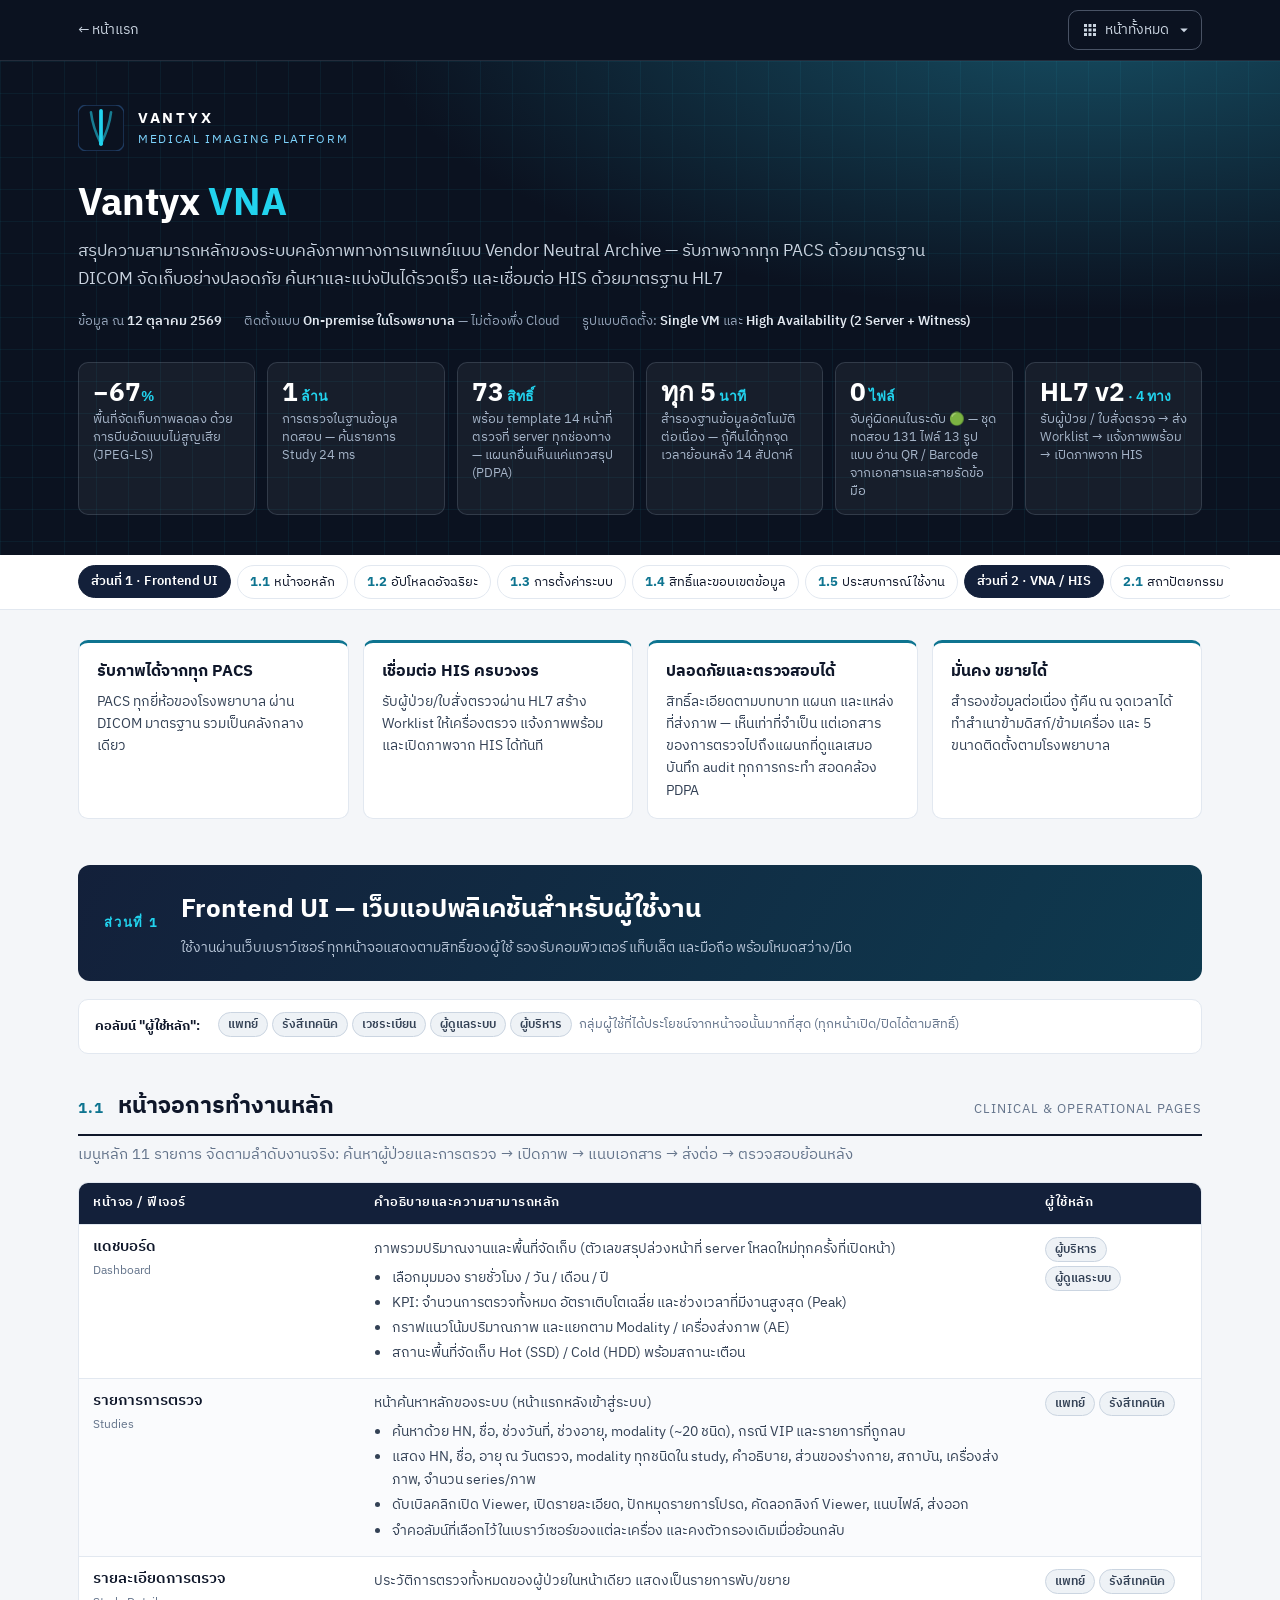
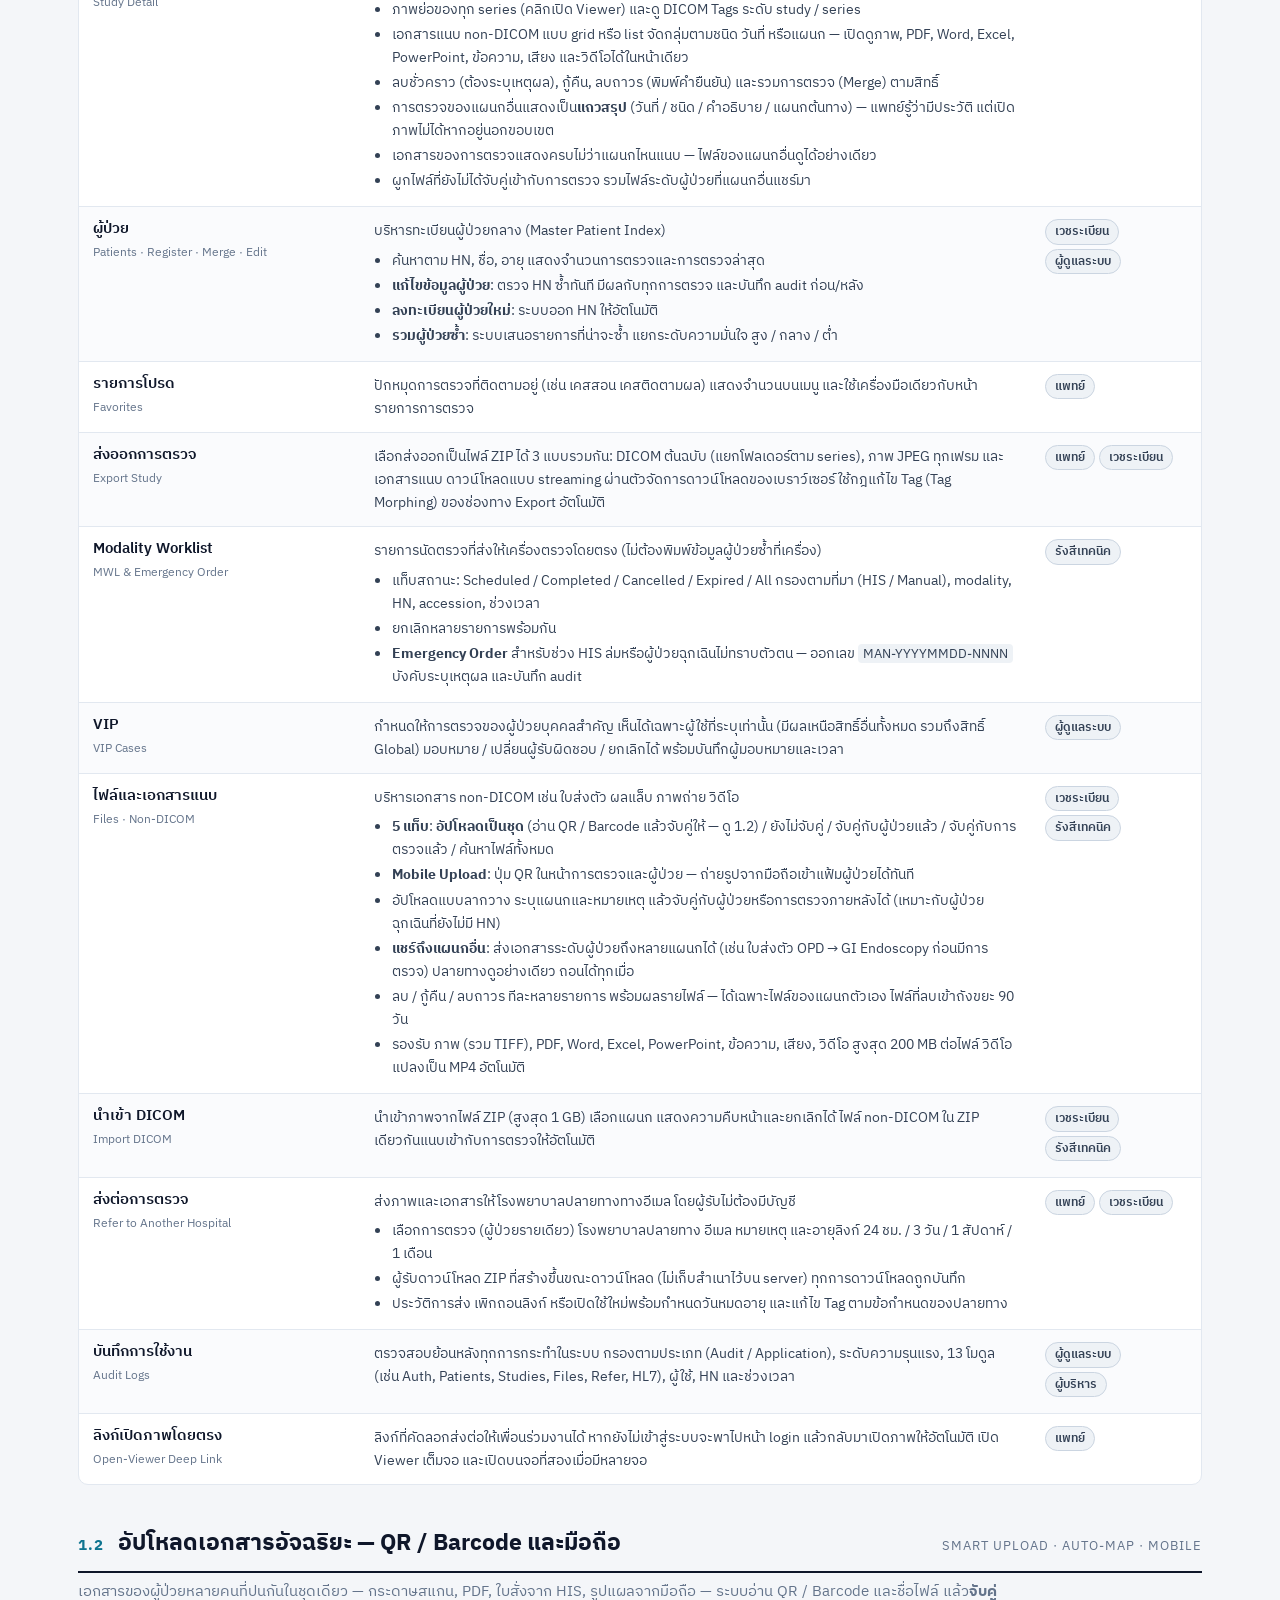
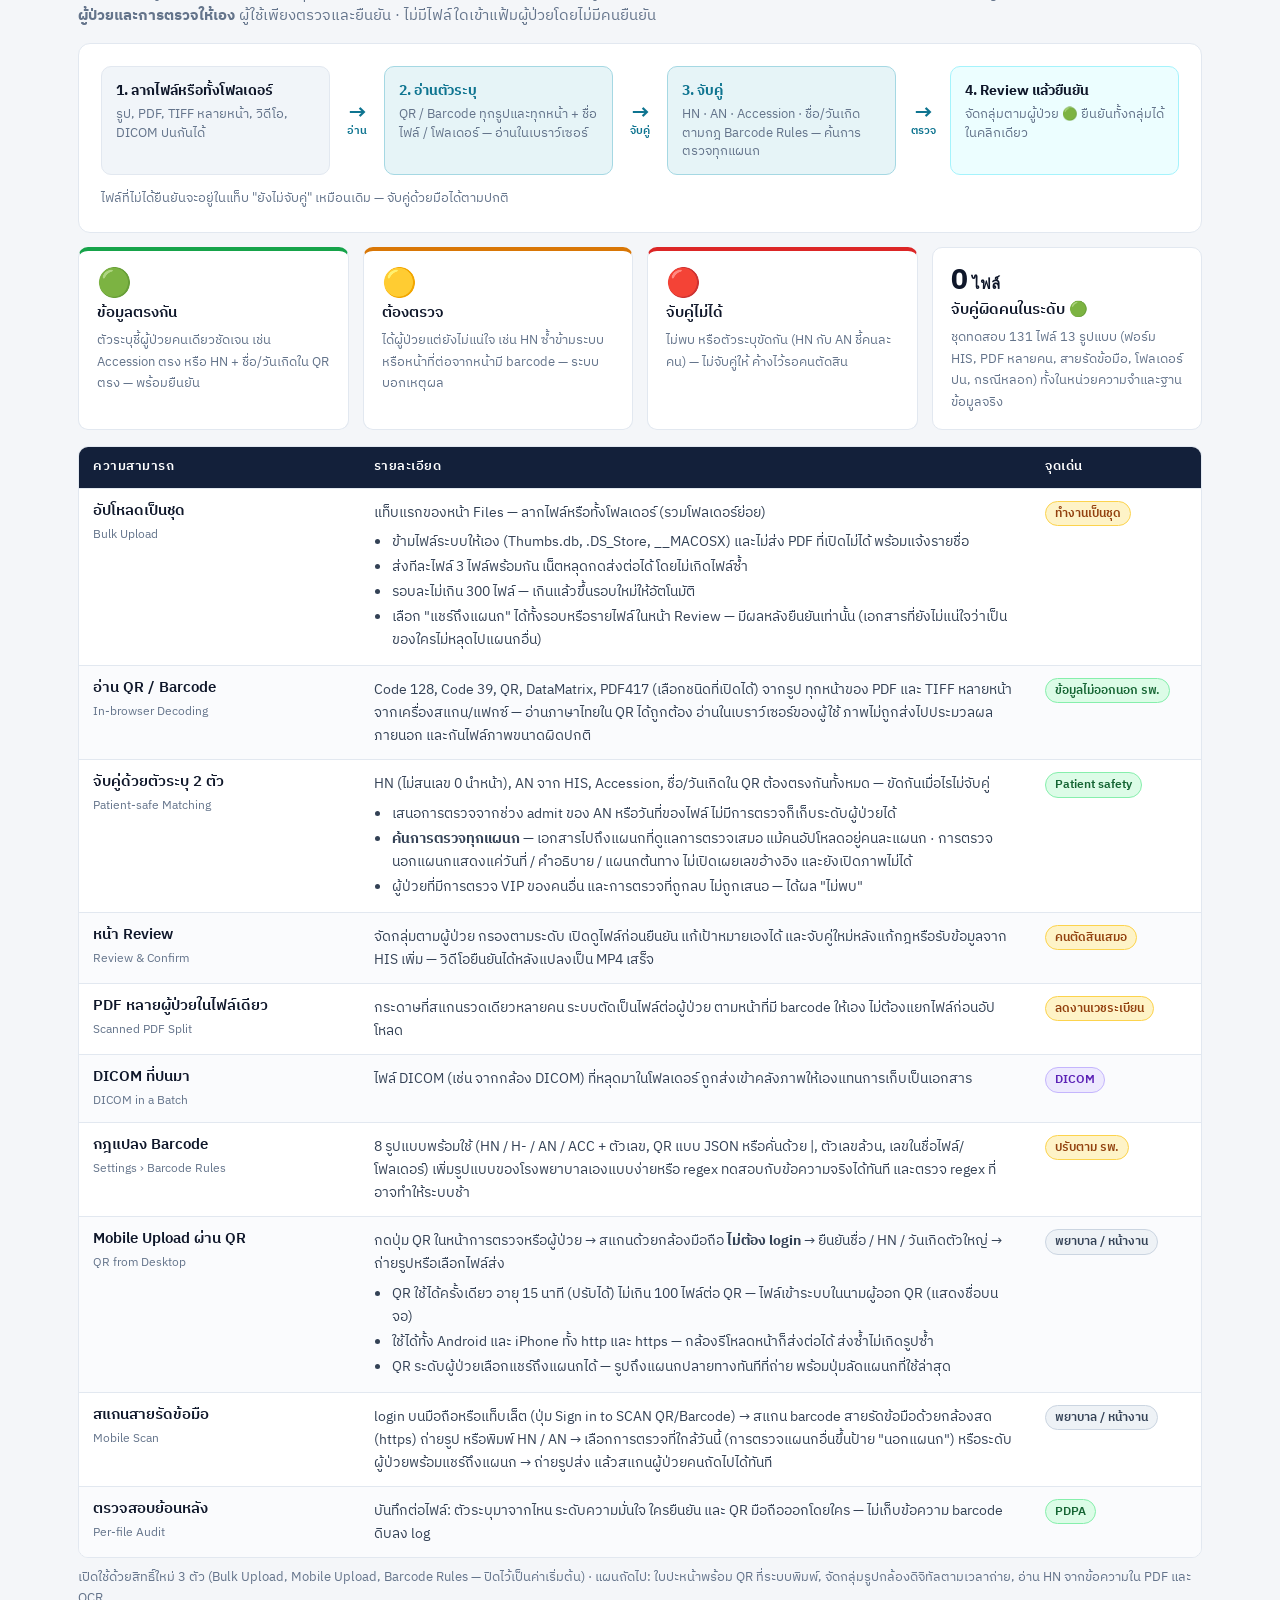
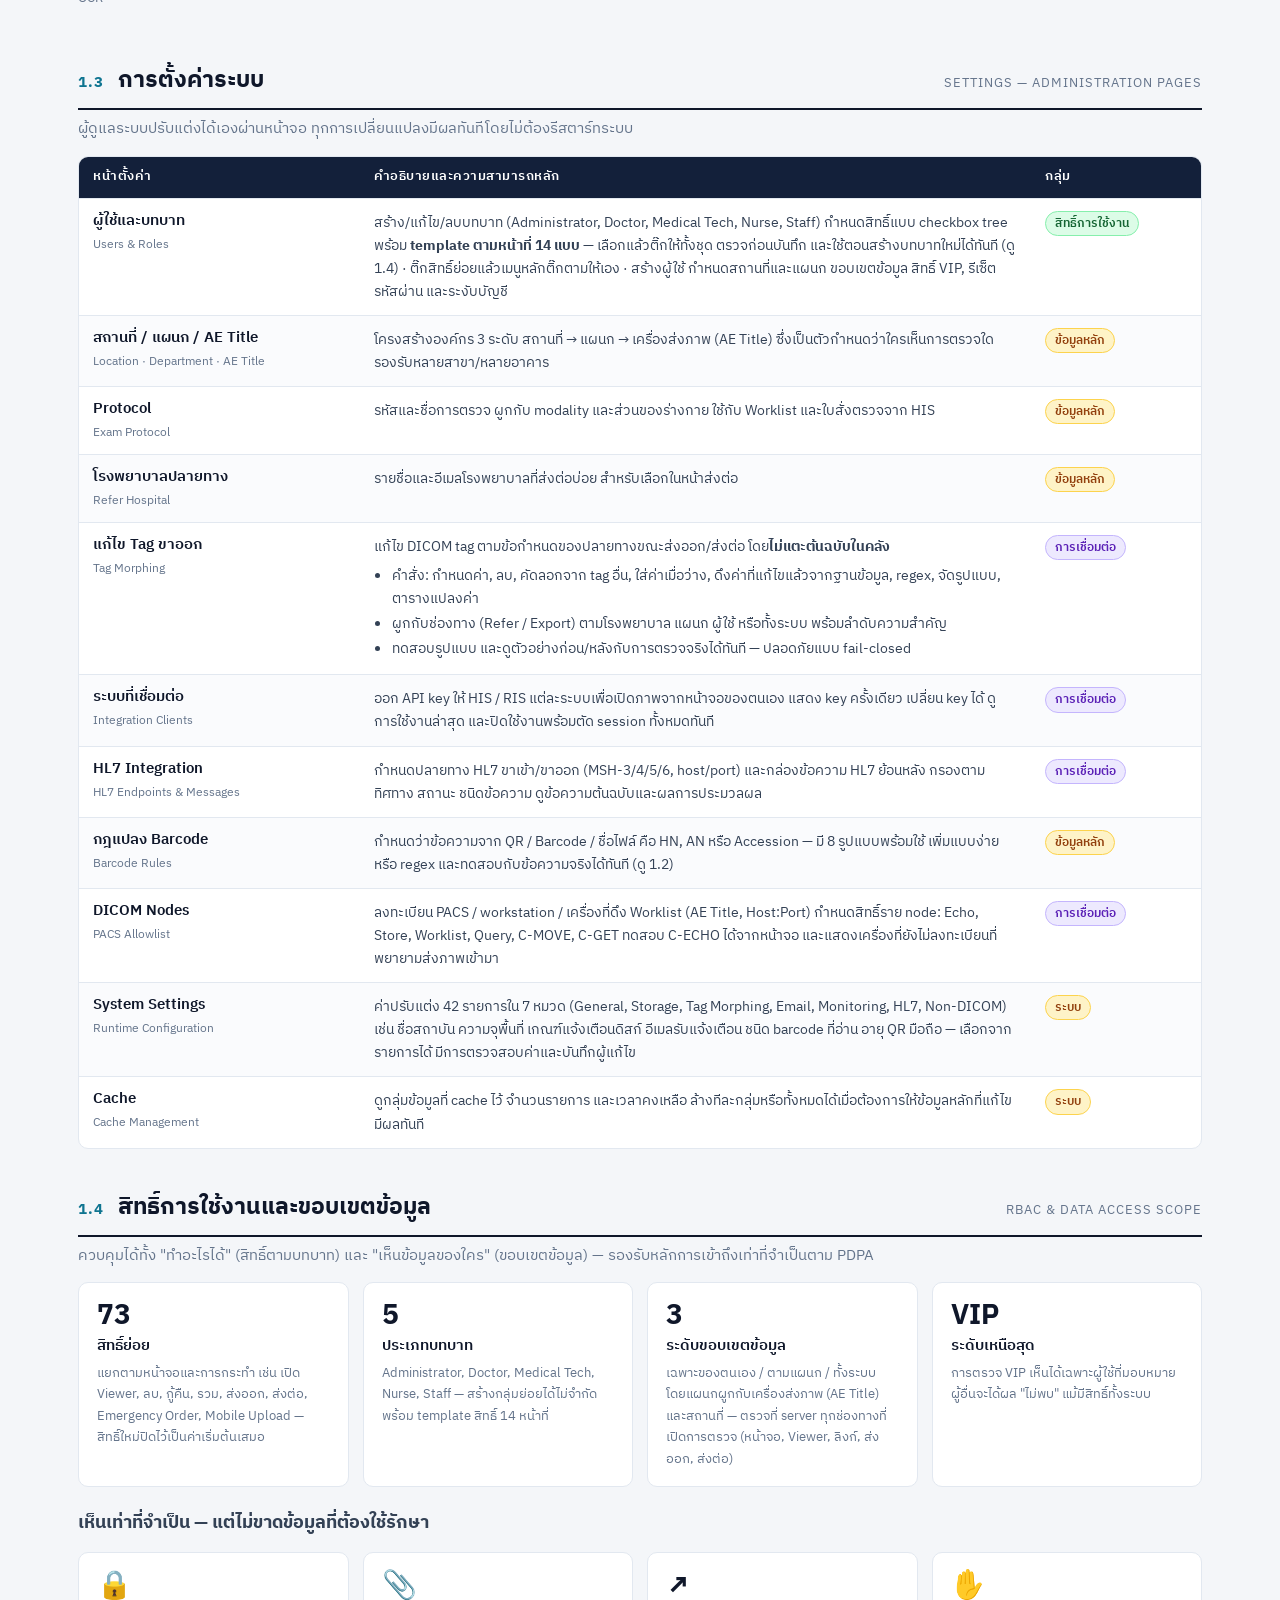
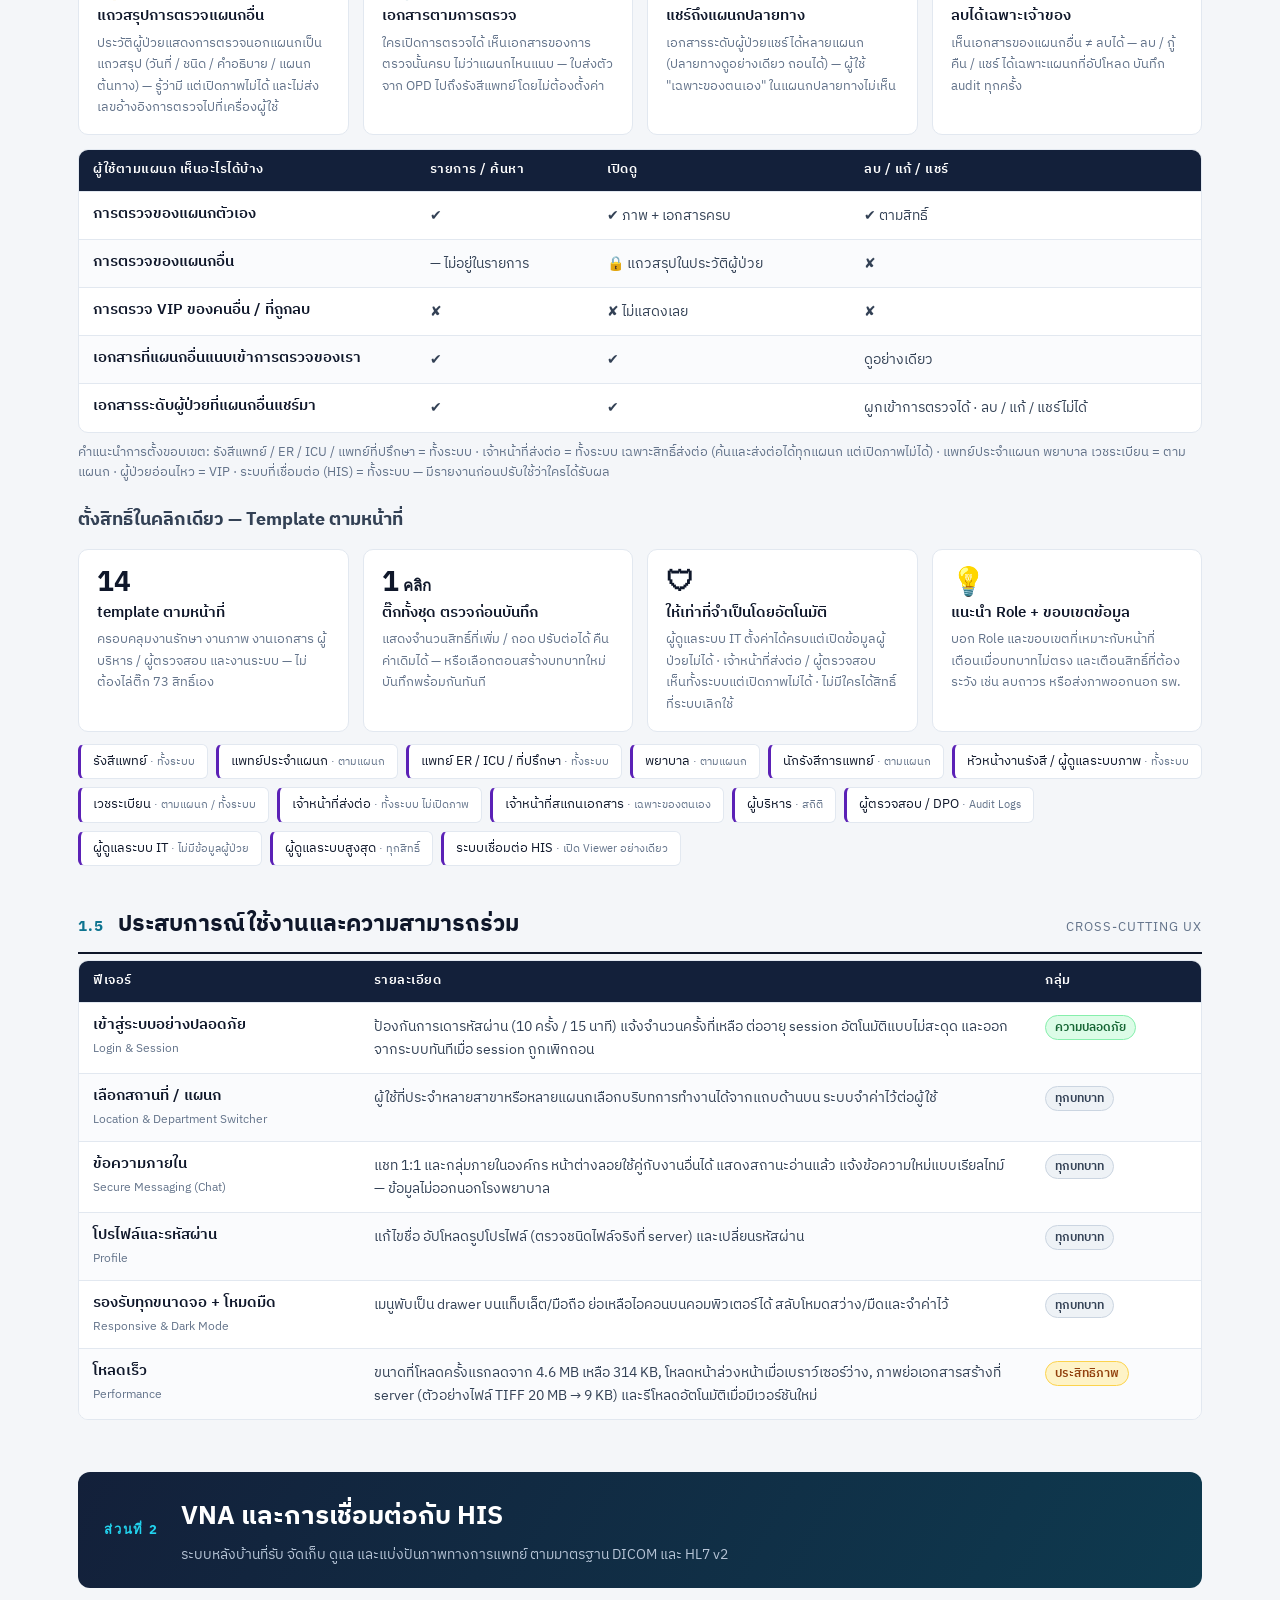
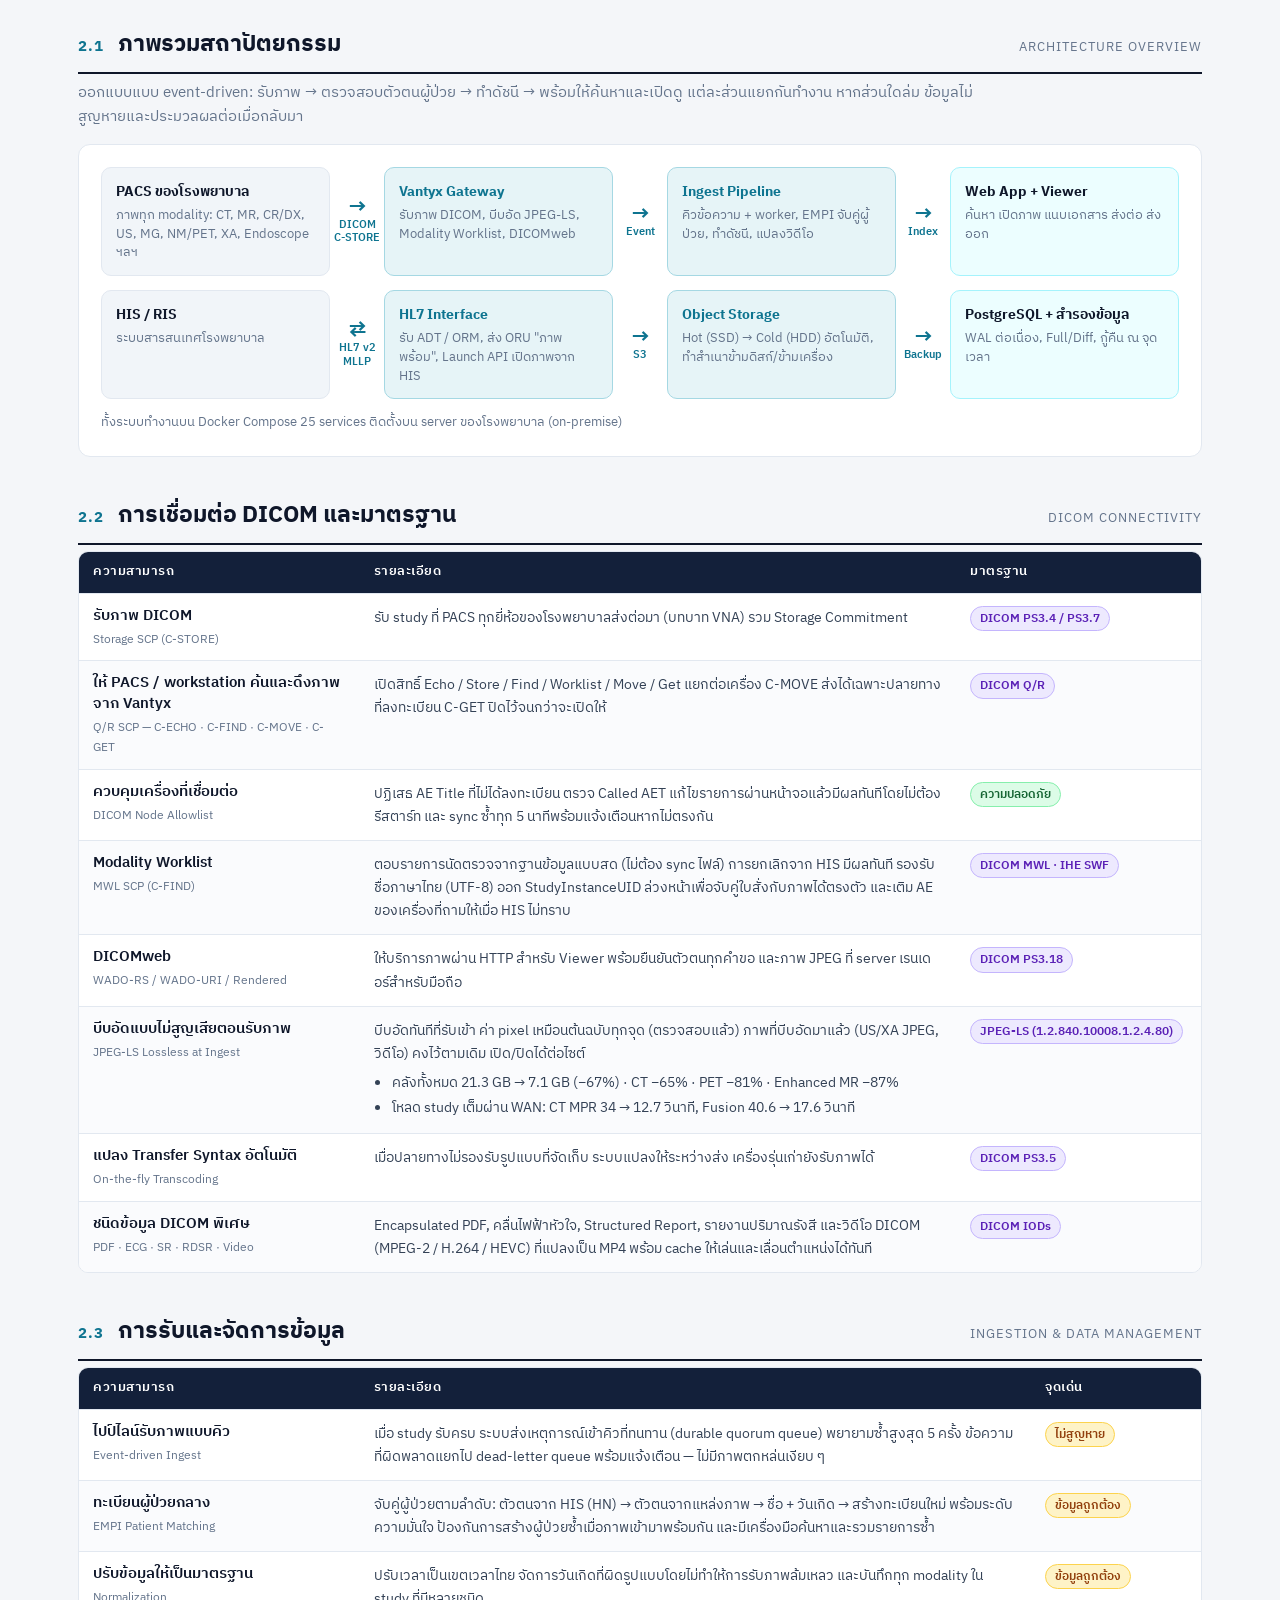
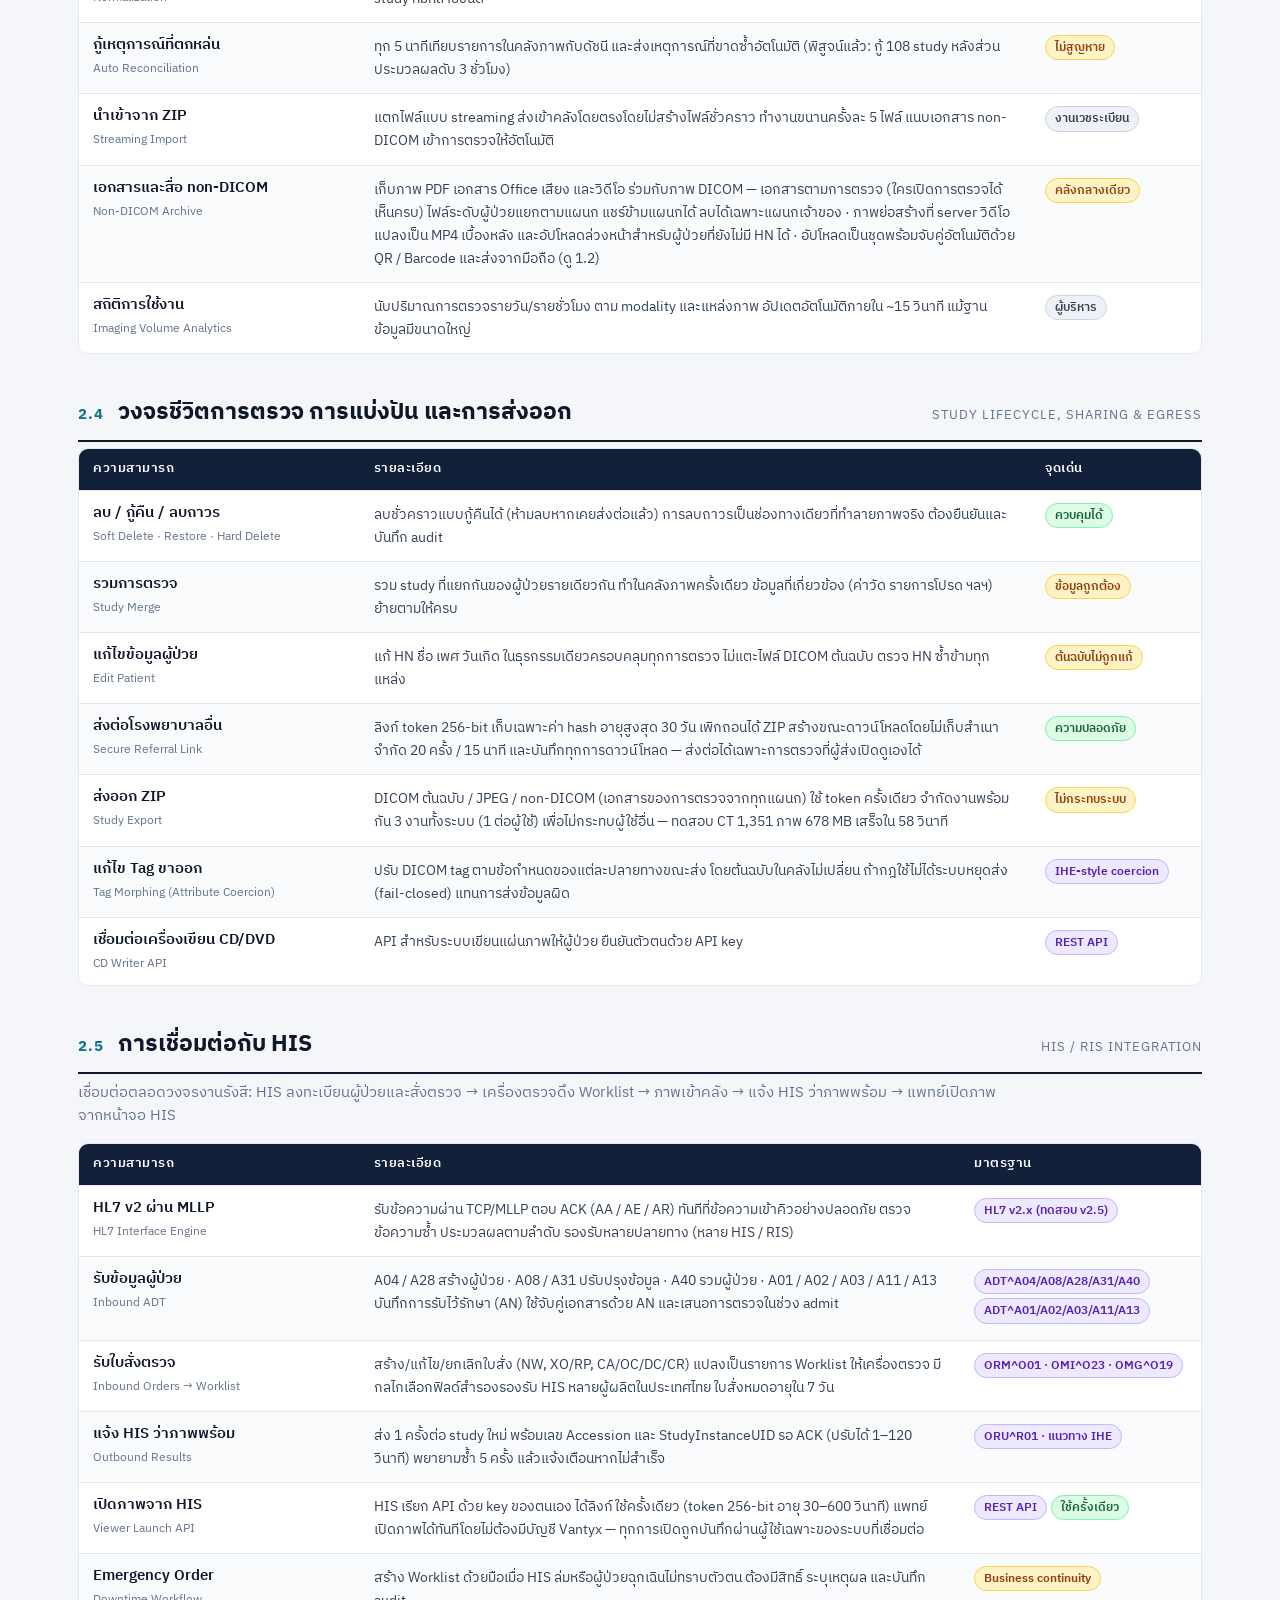
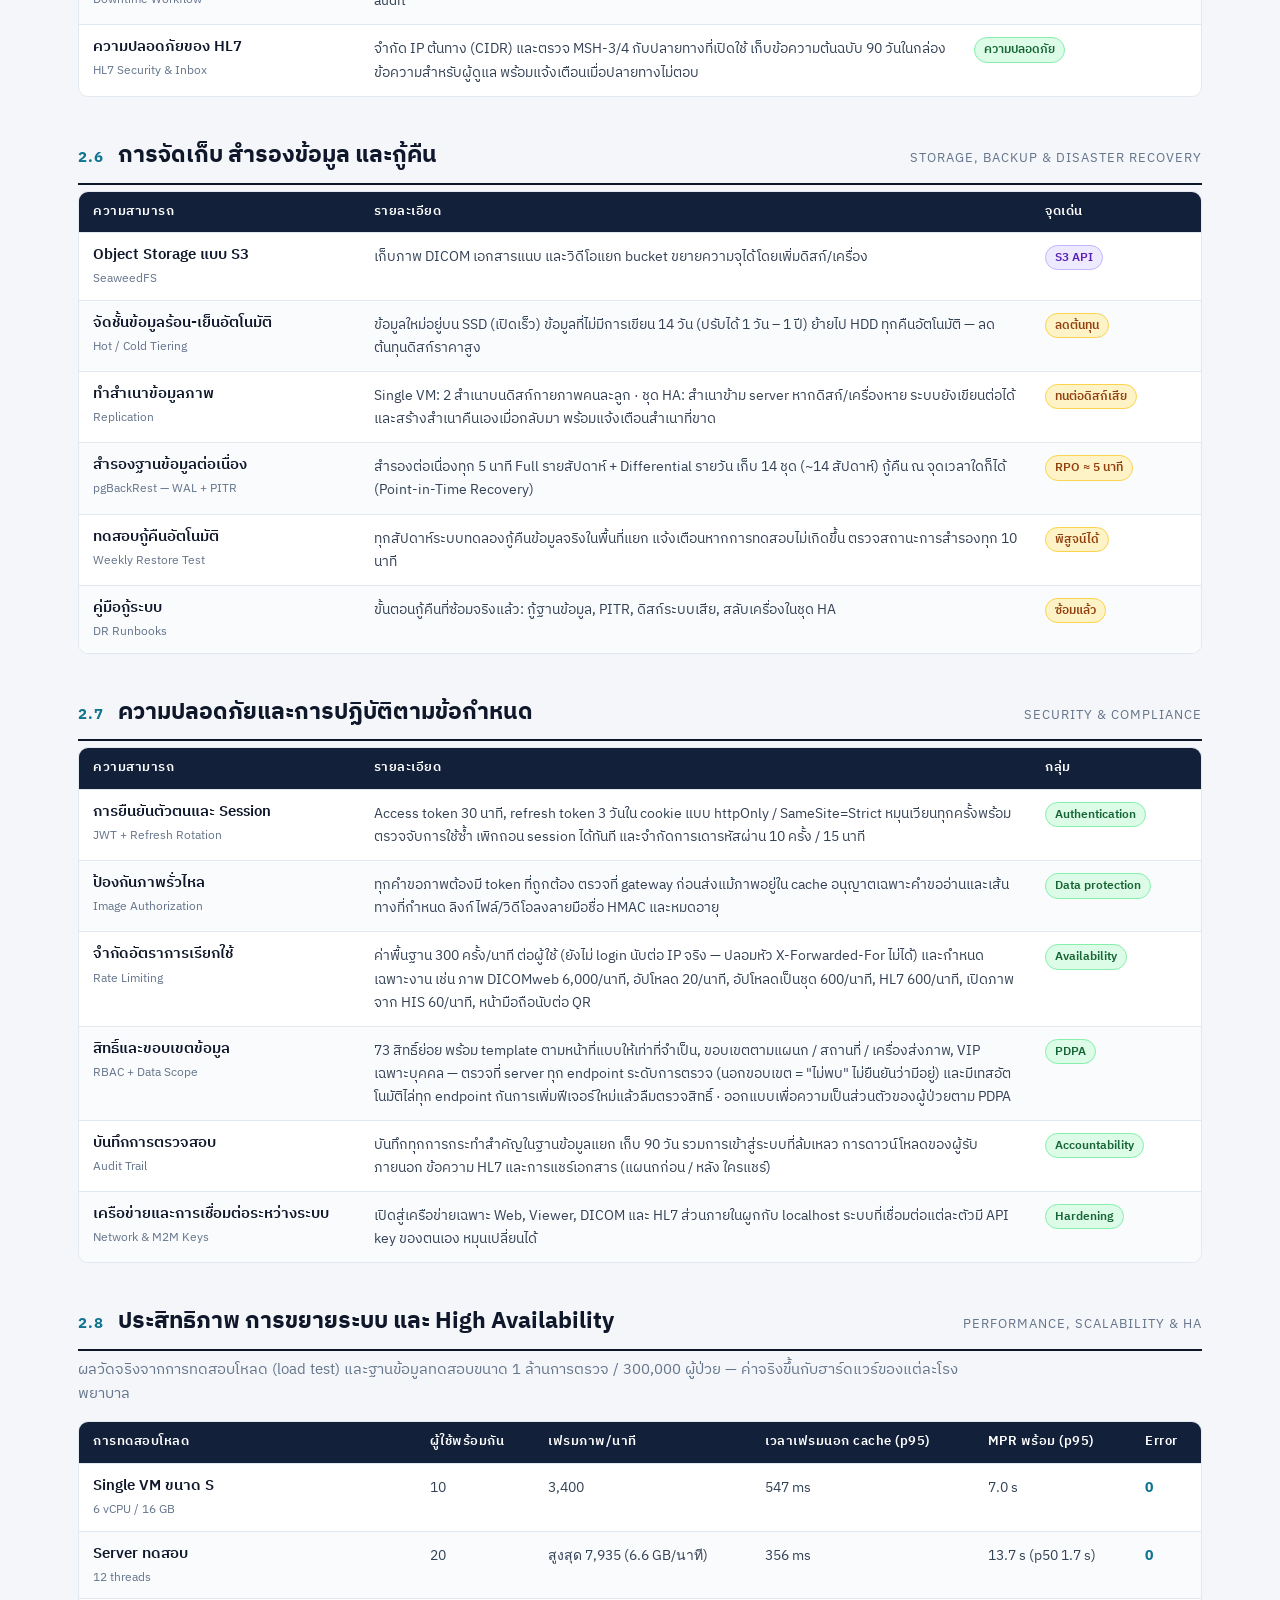
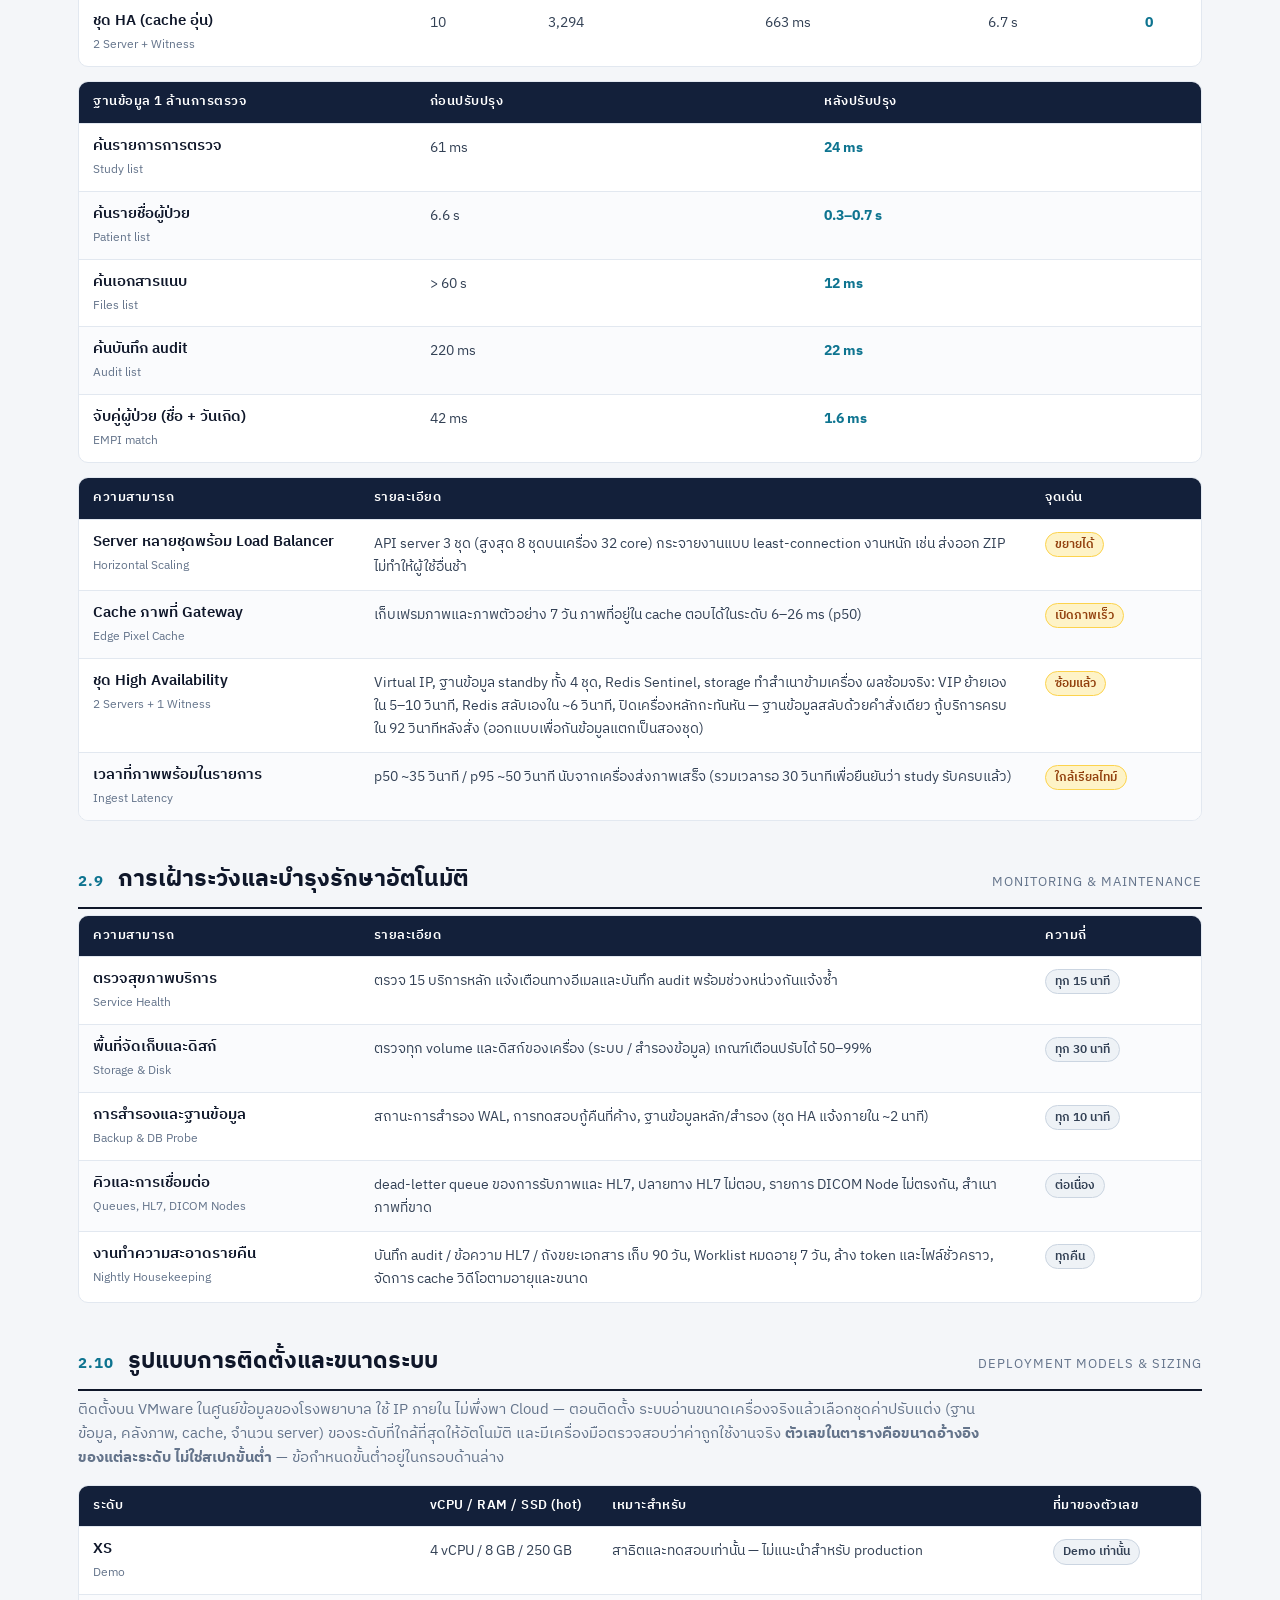
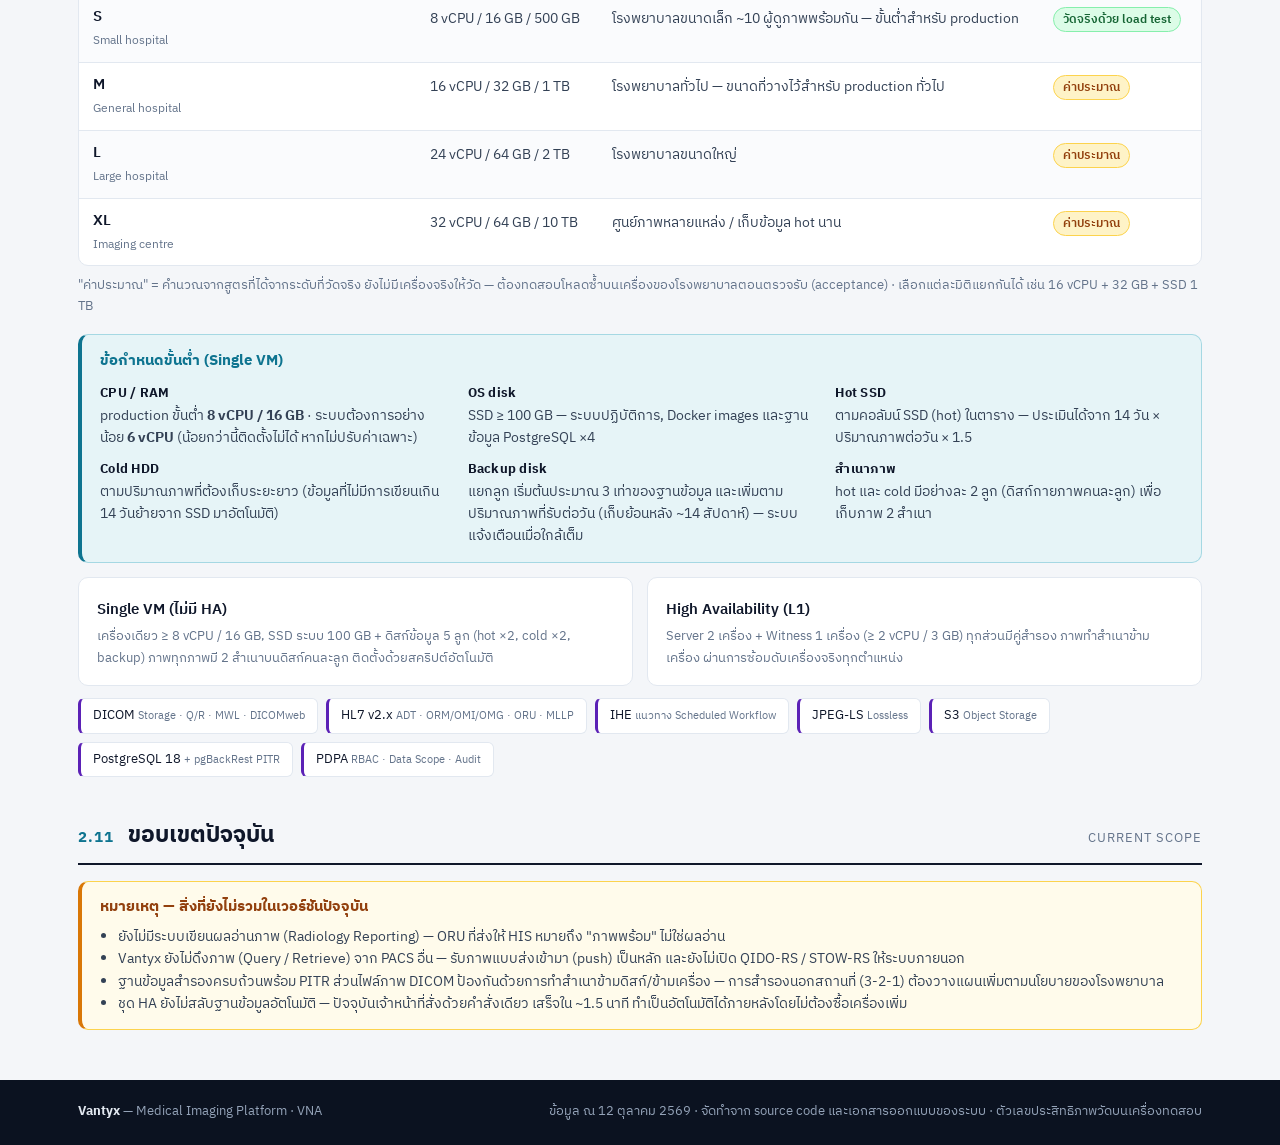
<file: vna_main_features.html>
<!doctype html>
<html lang="th">
  <head>
    <meta charset="utf-8" />
    <meta name="viewport" content="width=device-width, initial-scale=1" />
    <title>Vantyx VNA — ความสามารถหลัก</title>
    <link rel="icon" type="image/svg+xml" href="favicon.svg" />
    <link rel="preconnect" href="https://fonts.googleapis.com" />
    <link rel="preconnect" href="https://fonts.gstatic.com" crossorigin />
    <link
      href="https://fonts.googleapis.com/css2?family=IBM+Plex+Sans+Thai:wght@400;500;600;700&family=IBM+Plex+Sans:wght@400;500;600;700&display=swap"
      rel="stylesheet"
    />
    <link rel="stylesheet" href="shared/site-nav.css" />
    <script src="shared/site-nav.js" defer></script>
    <style>
      :root {
        --navy: #0b1220;
        --navy-2: #13203a;
        --teal: #0e7490;
        --teal-soft: #e6f4f7;
        --cyan: #22d3ee;
        --ink: #0f172a;
        --body: #334155;
        --muted: #64748b;
        --line: #e2e8f0;
        --bg: #f4f6f9;
        --card: #ffffff;
        --gold: #92400e;
        --gold-soft: #fef3c7;
        --green: #166534;
        --green-soft: #dcfce7;
        --violet: #5b21b6;
        --violet-soft: #ede9fe;
        --slate-soft: #eef2f6;
        color-scheme: light;
      }
      * {
        box-sizing: border-box;
      }
      html {
        scroll-behavior: smooth;
      }
      body {
        margin: 0;
        background: var(--bg);
        color: var(--body);
        font-family:
          'IBM Plex Sans Thai', 'IBM Plex Sans', 'Segoe UI', Tahoma, sans-serif;
        font-size: 15px;
        line-height: 1.65;
        -webkit-font-smoothing: antialiased;
      }
      .wrap {
        max-width: 1180px;
        margin: 0 auto;
        padding: 0 28px;
      }
      code {
        font-family: 'IBM Plex Sans', Consolas, monospace;
        font-size: 0.92em;
        background: var(--slate-soft);
        padding: 1px 5px;
        border-radius: 4px;
      }

      /* ---------- Hero ---------- */
      .hero {
        background:
          linear-gradient(rgba(34, 211, 238, 0.06) 1px, transparent 1px) 0 0 /
            32px 32px,
          linear-gradient(90deg, rgba(34, 211, 238, 0.06) 1px, transparent 1px)
            0 0 / 32px 32px,
          radial-gradient(
            1200px 500px at 85% -10%,
            #164e63 0%,
            transparent 60%
          ),
          var(--navy);
        color: #e2e8f0;
        padding: 44px 0 40px;
        -webkit-print-color-adjust: exact;
        print-color-adjust: exact;
      }
      .brand {
        display: flex;
        align-items: center;
        gap: 14px;
      }
      .brand svg {
        width: 46px;
        height: 46px;
        flex: none;
      }
      .brand .name {
        font-family: 'IBM Plex Sans', sans-serif;
        font-weight: 700;
        letter-spacing: 0.18em;
        font-size: 15px;
        color: #fff;
      }
      .brand .tagline {
        font-size: 12px;
        letter-spacing: 0.14em;
        text-transform: uppercase;
        color: #7dd3fc;
      }
      .hero h1 {
        font-size: 38px;
        line-height: 1.25;
        color: #fff;
        margin: 30px 0 8px;
        font-weight: 700;
        letter-spacing: -0.01em;
      }
      .hero h1 span {
        color: var(--cyan);
      }
      .hero .sub {
        font-size: 17px;
        color: #cbd5e1;
        max-width: 860px;
        margin: 0;
      }
      .meta {
        margin-top: 18px;
        display: flex;
        flex-wrap: wrap;
        gap: 8px 22px;
        font-size: 13px;
        color: #94a3b8;
      }
      .meta b {
        color: #e2e8f0;
        font-weight: 600;
      }

      .kpis {
        display: grid;
        grid-template-columns: repeat(6, 1fr);
        gap: 12px;
        margin-top: 30px;
      }
      .kpi {
        background: rgba(255, 255, 255, 0.05);
        border: 1px solid rgba(148, 163, 184, 0.22);
        border-radius: 10px;
        padding: 14px 14px 12px;
      }
      .kpi .v {
        font-family: 'IBM Plex Sans', sans-serif;
        font-size: 26px;
        font-weight: 700;
        color: #fff;
        line-height: 1.15;
      }
      .kpi .v small {
        font-size: 14px;
        color: var(--cyan);
        font-weight: 600;
      }
      .kpi .l {
        font-size: 12.5px;
        color: #a5b4c8;
        margin-top: 4px;
        line-height: 1.45;
      }

      /* ---------- Nav ---------- */
      nav.toc {
        position: sticky;
        top: 0;
        z-index: 10;
        background: rgba(255, 255, 255, 0.96);
        backdrop-filter: blur(6px);
        border-bottom: 1px solid var(--line);
      }
      nav.toc .wrap {
        display: flex;
        gap: 6px;
        overflow-x: auto;
        padding-top: 10px;
        padding-bottom: 10px;
        scrollbar-width: thin;
        align-items: center;
      }
      nav.toc a {
        flex: none;
        font-size: 13px;
        color: var(--ink);
        text-decoration: none;
        padding: 5px 12px;
        border-radius: 999px;
        border: 1px solid var(--line);
        background: #fff;
        white-space: nowrap;
      }
      nav.toc a:hover {
        border-color: var(--teal);
        color: var(--teal);
      }
      nav.toc a b {
        color: var(--teal);
        font-family: 'IBM Plex Sans', sans-serif;
        margin-right: 4px;
      }
      nav.toc a.part {
        background: var(--navy-2);
        color: #fff;
        border-color: var(--navy-2);
        font-weight: 600;
      }
      nav.toc a.part:hover {
        color: var(--cyan);
      }

      /* ---------- Value props ---------- */
      .props {
        display: grid;
        grid-template-columns: repeat(4, 1fr);
        gap: 14px;
        margin: 30px 0 6px;
      }
      .prop {
        background: var(--card);
        border: 1px solid var(--line);
        border-top: 3px solid var(--teal);
        border-radius: 10px;
        padding: 16px 18px;
      }
      .prop h3 {
        margin: 0 0 6px;
        font-size: 15.5px;
        color: var(--ink);
      }
      .prop p {
        margin: 0;
        font-size: 13.5px;
        color: var(--body);
      }

      /* ---------- Part banner ---------- */
      .part-banner {
        margin: 46px 0 4px;
        border-radius: 12px;
        padding: 22px 26px;
        background: linear-gradient(120deg, var(--navy-2), #0e3a4f);
        color: #e2e8f0;
        display: flex;
        gap: 22px;
        align-items: center;
        -webkit-print-color-adjust: exact;
        print-color-adjust: exact;
        scroll-margin-top: 60px;
      }
      .part-banner .pn {
        font-family: 'IBM Plex Sans', sans-serif;
        font-size: 13px;
        letter-spacing: 0.14em;
        color: var(--cyan);
        font-weight: 700;
        white-space: nowrap;
      }
      .part-banner h2 {
        margin: 2px 0 4px;
        font-size: 26px;
        color: #fff;
      }
      .part-banner p {
        margin: 0;
        color: #b6c4d6;
        font-size: 14px;
      }

      /* ---------- Sections ---------- */
      section {
        padding: 34px 0 6px;
        scroll-margin-top: 60px;
      }
      .sec-head {
        display: flex;
        align-items: baseline;
        gap: 14px;
        border-bottom: 2px solid var(--ink);
        padding-bottom: 8px;
        margin-bottom: 6px;
      }
      .sec-head .no {
        font-family: 'IBM Plex Sans', sans-serif;
        font-size: 15px;
        font-weight: 700;
        color: var(--teal);
        letter-spacing: 0.06em;
      }
      .sec-head h2 {
        margin: 0;
        font-size: 23px;
        color: var(--ink);
        font-weight: 700;
      }
      .sec-head .en {
        margin-left: auto;
        font-family: 'IBM Plex Sans', sans-serif;
        font-size: 12.5px;
        color: var(--muted);
        letter-spacing: 0.08em;
        text-transform: uppercase;
      }
      .lead {
        color: var(--muted);
        margin: 8px 0 14px;
        font-size: 14.5px;
        max-width: 920px;
      }

      .legend {
        display: flex;
        flex-wrap: wrap;
        gap: 10px 18px;
        align-items: center;
        font-size: 13px;
        color: var(--muted);
        background: var(--card);
        border: 1px solid var(--line);
        border-radius: 10px;
        padding: 12px 16px;
        margin-top: 18px;
      }

      table.ft {
        width: 100%;
        border-collapse: separate;
        border-spacing: 0;
        background: var(--card);
        border: 1px solid var(--line);
        border-radius: 10px;
        overflow: hidden;
      }
      table.ft th {
        text-align: left;
        font-size: 12.5px;
        font-weight: 600;
        letter-spacing: 0.04em;
        color: #fff;
        background: var(--navy-2);
        padding: 10px 14px;
        -webkit-print-color-adjust: exact;
        print-color-adjust: exact;
      }
      table.ft td {
        padding: 12px 14px;
        vertical-align: top;
        border-top: 1px solid var(--line);
        font-size: 14px;
      }
      table.ft tr:nth-child(even) td {
        background: #fafbfd;
      }
      table.ft td:first-child {
        width: 25%;
      }
      table.ft td:first-child b {
        display: block;
        color: var(--ink);
        font-weight: 600;
        font-size: 14.5px;
        line-height: 1.45;
      }
      table.ft td:first-child .en {
        display: block;
        font-family: 'IBM Plex Sans', sans-serif;
        font-size: 12px;
        color: var(--muted);
        margin-top: 2px;
      }
      table.ft td:last-child {
        width: 170px;
      }
      table.ft ul {
        margin: 6px 0 0;
        padding-left: 18px;
      }
      table.ft li {
        margin: 2px 0;
      }

      table.plain td:first-child {
        width: 30%;
      }
      table.plain td:last-child {
        width: auto;
      }
      table.plain td.num {
        font-family: 'IBM Plex Sans', sans-serif;
        font-variant-numeric: tabular-nums;
      }
      table.plain td.after {
        color: var(--teal);
        font-weight: 700;
      }

      .tag {
        display: inline-block;
        font-size: 11.5px;
        font-weight: 600;
        padding: 3px 9px;
        border-radius: 999px;
        white-space: nowrap;
        margin: 0 4px 4px 0;
        line-height: 1.5;
        -webkit-print-color-adjust: exact;
        print-color-adjust: exact;
      }
      .tag.role {
        background: var(--slate-soft);
        color: #334155;
        border: 1px solid #cbd5e1;
      }
      .tag.std {
        background: var(--violet-soft);
        color: var(--violet);
        border: 1px solid #c4b5fd;
      }
      .tag.sec {
        background: var(--green-soft);
        color: var(--green);
        border: 1px solid #86efac;
      }
      .tag.key {
        background: var(--gold-soft);
        color: var(--gold);
        border: 1px solid #fcd34d;
      }
      .tag.par {
        background: var(--teal-soft);
        color: var(--teal);
        border: 1px solid #a5d8e3;
      }

      /* ---------- Architecture flow ---------- */
      .arch {
        background: var(--card);
        border: 1px solid var(--line);
        border-radius: 12px;
        padding: 22px;
        margin-top: 14px;
      }
      .flow {
        display: flex;
        align-items: stretch;
        gap: 0;
      }
      .node {
        flex: 1;
        border-radius: 10px;
        padding: 12px 14px;
        border: 1px solid var(--line);
        background: #f8fafc;
        min-width: 0;
      }
      .node h5 {
        margin: 0 0 4px;
        font-size: 14px;
        color: var(--ink);
      }
      .node p {
        margin: 0;
        font-size: 12.5px;
        color: var(--muted);
        line-height: 1.5;
      }
      .node.src {
        background: #f1f5f9;
      }
      .node.core {
        background: var(--teal-soft);
        border-color: #a5d8e3;
      }
      .node.core h5 {
        color: var(--teal);
      }
      .node.out {
        background: #ecfeff;
        border-color: #a5f3fc;
      }
      .arrow {
        flex: none;
        width: 54px;
        display: flex;
        flex-direction: column;
        align-items: center;
        justify-content: center;
        font-size: 10.5px;
        color: var(--teal);
        font-weight: 600;
        text-align: center;
        line-height: 1.3;
      }
      .arrow::before {
        content: '→';
        font-size: 22px;
        line-height: 1;
        color: var(--teal);
      }
      .arrow.bi::before {
        content: '⇄';
      }
      .flow + .flow {
        margin-top: 14px;
      }
      .arch .cap {
        font-size: 12.5px;
        color: var(--muted);
        margin: 14px 0 0;
      }

      /* ---------- Grids ---------- */
      .cmp {
        display: grid;
        grid-template-columns: repeat(4, 1fr);
        gap: 14px;
        margin-top: 14px;
      }
      .cmp.two {
        grid-template-columns: repeat(2, 1fr);
      }
      .cmp .box {
        background: var(--card);
        border: 1px solid var(--line);
        border-radius: 10px;
        padding: 16px 18px;
      }
      .cmp .box .v {
        font-family: 'IBM Plex Sans', sans-serif;
        font-size: 28px;
        font-weight: 700;
        color: var(--ink);
        line-height: 1.1;
      }
      .cmp .box .t {
        font-weight: 600;
        color: var(--ink);
        margin-top: 4px;
      }
      .cmp .box p {
        margin: 4px 0 0;
        font-size: 13px;
        color: var(--muted);
      }
      /* ระดับความมั่นใจของการจับคู่เอกสาร (1.2) */
      .cmp .box.lv-g {
        border-top: 4px solid #16a34a;
      }
      .cmp .box.lv-y {
        border-top: 4px solid #d97706;
      }
      .cmp .box.lv-r {
        border-top: 4px solid #dc2626;
      }

      .stds {
        display: flex;
        flex-wrap: wrap;
        gap: 8px;
        margin-top: 12px;
      }
      .stds span {
        background: var(--card);
        border: 1px solid var(--line);
        border-left: 3px solid var(--violet);
        border-radius: 6px;
        padding: 6px 12px;
        font-size: 13px;
        color: var(--ink);
      }
      .stds span small {
        color: var(--muted);
      }

      .road {
        display: grid;
        grid-template-columns: repeat(3, 1fr);
        gap: 14px;
        margin-top: 14px;
      }
      .road .item {
        background: var(--card);
        border: 1px dashed #94a3b8;
        border-radius: 10px;
        padding: 14px 16px;
      }
      .road .item:last-child:nth-child(3n + 1) {
        grid-column: 1 / -1;
      }
      .road .item h4 {
        margin: 0 0 4px;
        font-size: 14.5px;
        color: var(--ink);
      }
      .road .item p {
        margin: 0;
        font-size: 13px;
        color: var(--muted);
      }

      .callout {
        margin-top: 16px;
        background: #fffbeb;
        border: 1px solid #fcd34d;
        border-left: 4px solid #d97706;
        border-radius: 10px;
        padding: 14px 18px;
        font-size: 13.5px;
      }
      .callout h4 {
        margin: 0 0 6px;
        color: var(--gold);
        font-size: 14.5px;
      }
      .callout ul {
        margin: 0;
        padding-left: 18px;
      }

      .note {
        font-size: 12.5px;
        color: var(--muted);
        margin-top: 10px;
      }

      .reqbox {
        margin-top: 16px;
        background: var(--teal-soft);
        border: 1px solid #a5d8e3;
        border-left: 4px solid var(--teal);
        border-radius: 10px;
        padding: 14px 18px;
        -webkit-print-color-adjust: exact;
        print-color-adjust: exact;
      }
      .reqbox h4 {
        margin: 0 0 10px;
        color: var(--teal);
        font-size: 15px;
      }
      .reqgrid {
        display: grid;
        grid-template-columns: repeat(3, 1fr);
        gap: 10px 20px;
      }
      .reqgrid div {
        font-size: 13.5px;
      }
      .reqgrid div > b:first-child {
        display: block;
        color: var(--ink);
        font-size: 13px;
        letter-spacing: 0.02em;
      }
      .reqgrid span {
        color: var(--body);
      }
      @media (max-width: 1000px) {
        .reqgrid {
          grid-template-columns: 1fr 1fr;
        }
      }
      @media (max-width: 720px) {
        .reqgrid {
          grid-template-columns: 1fr;
        }
      }

      footer {
        margin-top: 44px;
        background: var(--navy);
        color: #94a3b8;
        font-size: 12.5px;
        padding: 22px 0;
        -webkit-print-color-adjust: exact;
        print-color-adjust: exact;
      }
      footer .wrap {
        display: flex;
        flex-wrap: wrap;
        justify-content: space-between;
        gap: 8px 24px;
      }
      footer b {
        color: #e2e8f0;
      }

      /* ---------- Responsive ---------- */
      @media (max-width: 1000px) {
        .kpis {
          grid-template-columns: repeat(3, 1fr);
        }
        .props,
        .cmp {
          grid-template-columns: repeat(2, 1fr);
        }
        .road {
          grid-template-columns: 1fr 1fr;
        }
        .flow {
          flex-direction: column;
        }
        .arrow {
          width: auto;
          height: 34px;
          flex-direction: row;
          gap: 6px;
        }
        .arrow::before {
          content: '↓';
        }
        .arrow.bi::before {
          content: '⇅';
        }
      }
      @media (max-width: 720px) {
        .wrap {
          padding: 0 16px;
        }
        .hero h1 {
          font-size: 28px;
        }
        .kpis {
          grid-template-columns: repeat(2, 1fr);
        }
        .props,
        .cmp,
        .cmp.two,
        .road {
          grid-template-columns: 1fr;
        }
        .part-banner {
          flex-direction: column;
          align-items: flex-start;
          gap: 6px;
        }
        .sec-head {
          flex-wrap: wrap;
        }
        .sec-head .en {
          margin-left: 0;
          width: 100%;
        }
        table.ft,
        table.ft tbody,
        table.ft tr,
        table.ft td {
          display: block;
          width: 100% !important;
        }
        table.ft thead {
          display: none;
        }
        table.ft tr {
          border-top: 1px solid var(--line);
        }
        table.ft tr:first-child {
          border-top: 0;
        }
        table.ft td {
          border-top: 0;
          padding: 6px 14px;
        }
        table.ft td:first-child {
          padding-top: 14px;
        }
        table.ft td:last-child {
          padding-bottom: 14px;
        }
        table.ft td[data-l]::before {
          content: attr(data-l) ' ';
          color: var(--muted);
          font-weight: 400;
        }
      }

      /* ---------- Print ---------- */
      @page {
        size: A4;
        margin: 12mm;
      }
      @media print {
        body {
          background: #fff;
          font-size: 12.5px;
        }
        nav.toc {
          display: none;
        }
        .hero {
          padding: 26px 0;
        }
        section {
          padding-top: 18px;
        }
        .part-banner {
          break-before: page;
        }
        table.ft tr,
        .prop,
        .cmp .box,
        .road .item,
        .kpi,
        .node,
        .callout,
        .reqbox {
          break-inside: avoid;
        }
        .sec-head {
          break-after: avoid;
        }
        .wrap {
          max-width: none;
          padding: 0;
        }
      }
      /* ---------- Top link bar ---------- */
      .topbar {
        background: var(--navy);
        border-bottom: 1px solid rgba(148, 163, 184, 0.18);
        -webkit-print-color-adjust: exact;
        print-color-adjust: exact;
      }
      .topbar .wrap {
        display: flex;
        justify-content: space-between;
        align-items: center;
        gap: 12px;
        padding-top: 10px;
        padding-bottom: 10px;
      }
      .topbar a {
        color: #cbd5e1;
        text-decoration: none;
        font-size: 13.5px;
      }
      .topbar a:hover {
        color: var(--cyan);
      }
      .topbar .sn-btn {
        color: #cbd5e1;
      }
      @media print {
        .topbar {
          display: none;
        }
      }
    </style>
  </head>
  <body>
    <div class="topbar">
      <div class="wrap">
        <a href="index.html">← หน้าแรก</a>
        <div class="site-nav" data-current="vna"></div>
      </div>
    </div>
    <header class="hero">
      <div class="wrap">
        <div class="brand">
          <svg
            viewBox="0 0 32 32"
            xmlns="http://www.w3.org/2000/svg"
            role="img"
            aria-label="Vantyx"
          >
            <rect
              width="32"
              height="32"
              rx="6"
              fill="#0B1220"
              stroke="#1E3A5F"
            />
            <path
              d="M 16,27 Q 10.30,16.00 9,5"
              fill="none"
              stroke="#22D3EE"
              stroke-width="1.8"
              stroke-opacity="0.55"
              stroke-linecap="round"
            />
            <path
              d="M 16,27 Q 16.00,15.50 16,4"
              fill="none"
              stroke="#22D3EE"
              stroke-width="2.6"
              stroke-linecap="round"
            />
            <path
              d="M 16,27 Q 21.70,16.00 23,5"
              fill="none"
              stroke="#22D3EE"
              stroke-width="1.8"
              stroke-opacity="0.55"
              stroke-linecap="round"
            />
            <circle cx="16" cy="27" r="1.3" fill="#22D3EE" />
          </svg>
          <div>
            <div class="name">VANTYX</div>
            <div class="tagline">Medical Imaging Platform</div>
          </div>
        </div>

        <h1>Vantyx <span>VNA</span></h1>
        <p class="sub">
          สรุปความสามารถหลักของระบบคลังภาพทางการแพทย์แบบ Vendor Neutral Archive
          — รับภาพจากทุก PACS ด้วยมาตรฐาน DICOM จัดเก็บอย่างปลอดภัย
          ค้นหาและแบ่งปันได้รวดเร็ว และเชื่อมต่อ HIS ด้วยมาตรฐาน HL7
        </p>
        <div class="meta">
          <span>ข้อมูล ณ <b>12 ตุลาคม 2569</b></span>
          <span
            >ติดตั้งแบบ <b>On-premise ในโรงพยาบาล</b> — ไม่ต้องพึ่ง Cloud</span
          >
          <span
            >รูปแบบติดตั้ง: <b>Single VM</b> และ
            <b>High Availability (2 Server + Witness)</b></span
          >
        </div>

        <div class="kpis">
          <div class="kpi">
            <div class="v">−67<small>%</small></div>
            <div class="l">
              พื้นที่จัดเก็บภาพลดลง ด้วยการบีบอัดแบบไม่สูญเสีย (JPEG-LS)
            </div>
          </div>
          <div class="kpi">
            <div class="v">1<small> ล้าน</small></div>
            <div class="l">การตรวจในฐานข้อมูลทดสอบ — ค้นรายการ Study 24 ms</div>
          </div>
          <div class="kpi">
            <div class="v">73<small> สิทธิ์</small></div>
            <div class="l">
              พร้อม template 14 หน้าที่ ตรวจที่ server ทุกช่องทาง —
              แผนกอื่นเห็นแค่แถวสรุป (PDPA)
            </div>
          </div>
          <div class="kpi">
            <div class="v">ทุก 5<small> นาที</small></div>
            <div class="l">
              สำรองฐานข้อมูลอัตโนมัติต่อเนื่อง — กู้คืนได้ทุกจุดเวลาย้อนหลัง 14
              สัปดาห์
            </div>
          </div>
          <div class="kpi">
            <div class="v">0<small> ไฟล์</small></div>
            <div class="l">
              จับคู่ผิดคนในระดับ 🟢 — ชุดทดสอบ 131 ไฟล์ 13 รูปแบบ อ่าน QR /
              Barcode จากเอกสารและสายรัดข้อมือ
            </div>
          </div>
          <div class="kpi">
            <div class="v">HL7 v2<small> · 4 ทาง</small></div>
            <div class="l">
              รับผู้ป่วย / ใบสั่งตรวจ → ส่ง Worklist → แจ้งภาพพร้อม → เปิดภาพจาก
              HIS
            </div>
          </div>
        </div>
      </div>
    </header>

    <nav class="toc" aria-label="สารบัญ">
      <div class="wrap">
        <a class="part" href="#part1">ส่วนที่ 1 · Frontend UI</a>
        <a href="#a1"><b>1.1</b>หน้าจอหลัก</a>
        <a href="#upload"><b>1.2</b>อัปโหลดอัจฉริยะ</a>
        <a href="#a2"><b>1.3</b>การตั้งค่าระบบ</a>
        <a href="#a3"><b>1.4</b>สิทธิ์และขอบเขตข้อมูล</a>
        <a href="#a4"><b>1.5</b>ประสบการณ์ใช้งาน</a>
        <a class="part" href="#part2">ส่วนที่ 2 · VNA / HIS</a>
        <a href="#b1"><b>2.1</b>สถาปัตยกรรม</a>
        <a href="#b2"><b>2.2</b>DICOM</a>
        <a href="#b3"><b>2.3</b>รับและจัดการข้อมูล</a>
        <a href="#b4"><b>2.4</b>วงจรชีวิต Study</a>
        <a href="#b5"><b>2.5</b>เชื่อมต่อ HIS</a>
        <a href="#b6"><b>2.6</b>จัดเก็บและสำรองข้อมูล</a>
        <a href="#b7"><b>2.7</b>ความปลอดภัย</a>
        <a href="#b8"><b>2.8</b>ประสิทธิภาพและ HA</a>
        <a href="#b9"><b>2.9</b>เฝ้าระวังระบบ</a>
        <a href="#b10"><b>2.10</b>รูปแบบติดตั้ง</a>
        <a href="#b11"><b>2.11</b>ขอบเขตปัจจุบัน</a>
      </div>
    </nav>

    <main class="wrap">
      <div class="props">
        <div class="prop">
          <h3>รับภาพได้จากทุก PACS</h3>
          <p>
            PACS ทุกยี่ห้อของโรงพยาบาล ผ่าน DICOM มาตรฐาน รวมเป็นคลังกลางเดียว
          </p>
        </div>
        <div class="prop">
          <h3>เชื่อมต่อ HIS ครบวงจร</h3>
          <p>
            รับผู้ป่วย/ใบสั่งตรวจผ่าน HL7 สร้าง Worklist ให้เครื่องตรวจ
            แจ้งภาพพร้อม และเปิดภาพจาก HIS ได้ทันที
          </p>
        </div>
        <div class="prop">
          <h3>ปลอดภัยและตรวจสอบได้</h3>
          <p>
            สิทธิ์ละเอียดตามบทบาท แผนก และแหล่งที่ส่งภาพ — เห็นเท่าที่จำเป็น
            แต่เอกสารของการตรวจไปถึงแผนกที่ดูแลเสมอ บันทึก audit ทุกการกระทำ
            สอดคล้อง PDPA
          </p>
        </div>
        <div class="prop">
          <h3>มั่นคง ขยายได้</h3>
          <p>
            สำรองข้อมูลต่อเนื่อง กู้คืน ณ จุดเวลาได้
            ทำสำเนาข้ามดิสก์/ข้ามเครื่อง และ 5 ขนาดติดตั้งตามโรงพยาบาล
          </p>
        </div>
      </div>

      <!-- ================= PART 1 ================= -->
      <div class="part-banner" id="part1">
        <div class="pn">ส่วนที่ 1</div>
        <div>
          <h2>Frontend UI — เว็บแอปพลิเคชันสำหรับผู้ใช้งาน</h2>
          <p>
            ใช้งานผ่านเว็บเบราว์เซอร์ ทุกหน้าจอแสดงตามสิทธิ์ของผู้ใช้
            รองรับคอมพิวเตอร์ แท็บเล็ต และมือถือ พร้อมโหมดสว่าง/มืด
          </p>
        </div>
      </div>

      <div class="legend">
        <strong style="color: var(--ink)">คอลัมน์ "ผู้ใช้หลัก":</strong>
        <span
          ><span class="tag role">แพทย์</span
          ><span class="tag role">รังสีเทคนิค</span
          ><span class="tag role">เวชระเบียน</span
          ><span class="tag role">ผู้ดูแลระบบ</span
          ><span class="tag role">ผู้บริหาร</span>
          กลุ่มผู้ใช้ที่ได้ประโยชน์จากหน้าจอนั้นมากที่สุด
          (ทุกหน้าเปิด/ปิดได้ตามสิทธิ์)</span
        >
      </div>

      <!-- 1.1 -->
      <section id="a1">
        <div class="sec-head">
          <span class="no">1.1</span>
          <h2>หน้าจอการทำงานหลัก</h2>
          <span class="en">Clinical &amp; Operational Pages</span>
        </div>
        <p class="lead">
          เมนูหลัก 11 รายการ จัดตามลำดับงานจริง: ค้นหาผู้ป่วยและการตรวจ →
          เปิดภาพ → แนบเอกสาร → ส่งต่อ → ตรวจสอบย้อนหลัง
        </p>
        <table class="ft">
          <thead>
            <tr>
              <th>หน้าจอ / ฟีเจอร์</th>
              <th>คำอธิบายและความสามารถหลัก</th>
              <th>ผู้ใช้หลัก</th>
            </tr>
          </thead>
          <tbody>
            <tr>
              <td><b>แดชบอร์ด</b><span class="en">Dashboard</span></td>
              <td>
                ภาพรวมปริมาณงานและพื้นที่จัดเก็บ (ตัวเลขสรุปล่วงหน้าที่ server
                โหลดใหม่ทุกครั้งที่เปิดหน้า)
                <ul>
                  <li>เลือกมุมมอง รายชั่วโมง / วัน / เดือน / ปี</li>
                  <li>
                    KPI: จำนวนการตรวจทั้งหมด อัตราเติบโตเฉลี่ย
                    และช่วงเวลาที่มีงานสูงสุด (Peak)
                  </li>
                  <li>
                    กราฟแนวโน้มปริมาณภาพ และแยกตาม Modality / เครื่องส่งภาพ (AE)
                  </li>
                  <li>
                    สถานะพื้นที่จัดเก็บ Hot (SSD) / Cold (HDD) พร้อมสถานะเตือน
                  </li>
                </ul>
              </td>
              <td>
                <span class="tag role">ผู้บริหาร</span
                ><span class="tag role">ผู้ดูแลระบบ</span>
              </td>
            </tr>
            <tr>
              <td><b>รายการการตรวจ</b><span class="en">Studies</span></td>
              <td>
                หน้าค้นหาหลักของระบบ (หน้าแรกหลังเข้าสู่ระบบ)
                <ul>
                  <li>
                    ค้นหาด้วย HN, ชื่อ, ช่วงวันที่, ช่วงอายุ, modality (~20
                    ชนิด), กรณี VIP และรายการที่ถูกลบ
                  </li>
                  <li>
                    แสดง HN, ชื่อ, อายุ ณ วันตรวจ, modality ทุกชนิดใน study,
                    คำอธิบาย, ส่วนของร่างกาย, สถาบัน, เครื่องส่งภาพ, จำนวน
                    series/ภาพ
                  </li>
                  <li>
                    ดับเบิลคลิกเปิด Viewer, เปิดรายละเอียด, ปักหมุดรายการโปรด,
                    คัดลอกลิงก์ Viewer, แนบไฟล์, ส่งออก
                  </li>
                  <li>
                    จำคอลัมน์ที่เลือกไว้ในเบราว์เซอร์ของแต่ละเครื่อง
                    และคงตัวกรองเดิมเมื่อย้อนกลับ
                  </li>
                </ul>
              </td>
              <td>
                <span class="tag role">แพทย์</span
                ><span class="tag role">รังสีเทคนิค</span>
              </td>
            </tr>
            <tr>
              <td>
                <b>รายละเอียดการตรวจ</b><span class="en">Study Detail</span>
              </td>
              <td>
                ประวัติการตรวจทั้งหมดของผู้ป่วยในหน้าเดียว
                แสดงเป็นรายการพับ/ขยาย
                <ul>
                  <li>
                    ภาพย่อของทุก series (คลิกเปิด Viewer) และดู DICOM Tags ระดับ
                    study / series
                  </li>
                  <li>
                    เอกสารแนบ non-DICOM แบบ grid หรือ list จัดกลุ่มตามชนิด
                    วันที่ หรือแผนก — เปิดดูภาพ, PDF, Word, Excel, PowerPoint,
                    ข้อความ, เสียง และวิดีโอได้ในหน้าเดียว
                  </li>
                  <li>
                    ลบชั่วคราว (ต้องระบุเหตุผล), กู้คืน, ลบถาวร (พิมพ์คำยืนยัน)
                    และรวมการตรวจ (Merge) ตามสิทธิ์
                  </li>
                  <li>
                    การตรวจของแผนกอื่นแสดงเป็น<b>แถวสรุป</b> (วันที่ / ชนิด /
                    คำอธิบาย / แผนกต้นทาง) — แพทย์รู้ว่ามีประวัติ
                    แต่เปิดภาพไม่ได้หากอยู่นอกขอบเขต
                  </li>
                  <li>
                    เอกสารของการตรวจแสดงครบไม่ว่าแผนกไหนแนบ —
                    ไฟล์ของแผนกอื่นดูได้อย่างเดียว
                  </li>
                  <li>
                    ผูกไฟล์ที่ยังไม่ได้จับคู่เข้ากับการตรวจ
                    รวมไฟล์ระดับผู้ป่วยที่แผนกอื่นแชร์มา
                  </li>
                </ul>
              </td>
              <td>
                <span class="tag role">แพทย์</span
                ><span class="tag role">รังสีเทคนิค</span>
              </td>
            </tr>
            <tr>
              <td>
                <b>ผู้ป่วย</b
                ><span class="en">Patients · Register · Merge · Edit</span>
              </td>
              <td>
                บริหารทะเบียนผู้ป่วยกลาง (Master Patient Index)
                <ul>
                  <li>
                    ค้นหาตาม HN, ชื่อ, อายุ แสดงจำนวนการตรวจและการตรวจล่าสุด
                  </li>
                  <li>
                    <b>แก้ไขข้อมูลผู้ป่วย</b>: ตรวจ HN ซ้ำทันที
                    มีผลกับทุกการตรวจ และบันทึก audit ก่อน/หลัง
                  </li>
                  <li><b>ลงทะเบียนผู้ป่วยใหม่</b>: ระบบออก HN ให้อัตโนมัติ</li>
                  <li>
                    <b>รวมผู้ป่วยซ้ำ</b>: ระบบเสนอรายการที่น่าจะซ้ำ
                    แยกระดับความมั่นใจ สูง / กลาง / ต่ำ
                  </li>
                </ul>
              </td>
              <td>
                <span class="tag role">เวชระเบียน</span
                ><span class="tag role">ผู้ดูแลระบบ</span>
              </td>
            </tr>
            <tr>
              <td><b>รายการโปรด</b><span class="en">Favorites</span></td>
              <td>
                ปักหมุดการตรวจที่ติดตามอยู่ (เช่น เคสสอน เคสติดตามผล)
                แสดงจำนวนบนเมนู และใช้เครื่องมือเดียวกับหน้ารายการการตรวจ
              </td>
              <td><span class="tag role">แพทย์</span></td>
            </tr>
            <tr>
              <td><b>ส่งออกการตรวจ</b><span class="en">Export Study</span></td>
              <td>
                เลือกส่งออกเป็นไฟล์ ZIP ได้ 3 แบบรวมกัน: DICOM ต้นฉบับ
                (แยกโฟลเดอร์ตาม series), ภาพ JPEG ทุกเฟรม และเอกสารแนบ
                ดาวน์โหลดแบบ streaming ผ่านตัวจัดการดาวน์โหลดของเบราว์เซอร์
                ใช้กฎแก้ไข Tag (Tag Morphing) ของช่องทาง Export อัตโนมัติ
              </td>
              <td>
                <span class="tag role">แพทย์</span
                ><span class="tag role">เวชระเบียน</span>
              </td>
            </tr>
            <tr>
              <td>
                <b>Modality Worklist</b
                ><span class="en">MWL &amp; Emergency Order</span>
              </td>
              <td>
                รายการนัดตรวจที่ส่งให้เครื่องตรวจโดยตรง
                (ไม่ต้องพิมพ์ข้อมูลผู้ป่วยซ้ำที่เครื่อง)
                <ul>
                  <li>
                    แท็บสถานะ: Scheduled / Completed / Cancelled / Expired / All
                    กรองตามที่มา (HIS / Manual), modality, HN, accession,
                    ช่วงเวลา
                  </li>
                  <li>ยกเลิกหลายรายการพร้อมกัน</li>
                  <li>
                    <b>Emergency Order</b> สำหรับช่วง HIS
                    ล่มหรือผู้ป่วยฉุกเฉินไม่ทราบตัวตน — ออกเลข
                    <code>MAN-YYYYMMDD-NNNN</code> บังคับระบุเหตุผล และบันทึก
                    audit
                  </li>
                </ul>
              </td>
              <td><span class="tag role">รังสีเทคนิค</span></td>
            </tr>
            <tr>
              <td><b>VIP</b><span class="en">VIP Cases</span></td>
              <td>
                กำหนดให้การตรวจของผู้ป่วยบุคคลสำคัญ
                เห็นได้เฉพาะผู้ใช้ที่ระบุเท่านั้น (มีผลเหนือสิทธิ์อื่นทั้งหมด
                รวมถึงสิทธิ์ Global) มอบหมาย / เปลี่ยนผู้รับผิดชอบ / ยกเลิกได้
                พร้อมบันทึกผู้มอบหมายและเวลา
              </td>
              <td><span class="tag role">ผู้ดูแลระบบ</span></td>
            </tr>
            <tr>
              <td>
                <b>ไฟล์และเอกสารแนบ</b><span class="en">Files · Non-DICOM</span>
              </td>
              <td>
                บริหารเอกสาร non-DICOM เช่น ใบส่งตัว ผลแล็บ ภาพถ่าย วิดีโอ
                <ul>
                  <li>
                    <b>5 แท็บ</b>: <b>อัปโหลดเป็นชุด</b> (อ่าน QR / Barcode
                    แล้วจับคู่ให้ — ดู 1.2) / ยังไม่จับคู่ /
                    จับคู่กับผู้ป่วยแล้ว / จับคู่กับการตรวจแล้ว /
                    ค้นหาไฟล์ทั้งหมด
                  </li>
                  <li>
                    <b>Mobile Upload</b>: ปุ่ม QR ในหน้าการตรวจและผู้ป่วย —
                    ถ่ายรูปจากมือถือเข้าแฟ้มผู้ป่วยได้ทันที
                  </li>
                  <li>
                    อัปโหลดแบบลากวาง ระบุแผนกและหมายเหตุ
                    แล้วจับคู่กับผู้ป่วยหรือการตรวจภายหลังได้
                    (เหมาะกับผู้ป่วยฉุกเฉินที่ยังไม่มี HN)
                  </li>
                  <li>
                    <b>แชร์ถึงแผนกอื่น</b>: ส่งเอกสารระดับผู้ป่วยถึงหลายแผนกได้
                    (เช่น ใบส่งตัว OPD → GI Endoscopy ก่อนมีการตรวจ)
                    ปลายทางดูอย่างเดียว ถอนได้ทุกเมื่อ
                  </li>
                  <li>
                    ลบ / กู้คืน / ลบถาวร ทีละหลายรายการ พร้อมผลรายไฟล์ —
                    ได้เฉพาะไฟล์ของแผนกตัวเอง ไฟล์ที่ลบเข้าถังขยะ 90 วัน
                  </li>
                  <li>
                    รองรับ ภาพ (รวม TIFF), PDF, Word, Excel, PowerPoint,
                    ข้อความ, เสียง, วิดีโอ สูงสุด 200 MB ต่อไฟล์ วิดีโอแปลงเป็น
                    MP4 อัตโนมัติ
                  </li>
                </ul>
              </td>
              <td>
                <span class="tag role">เวชระเบียน</span
                ><span class="tag role">รังสีเทคนิค</span>
              </td>
            </tr>
            <tr>
              <td><b>นำเข้า DICOM</b><span class="en">Import DICOM</span></td>
              <td>
                นำเข้าภาพจากไฟล์ ZIP (สูงสุด 1 GB) เลือกแผนก
                แสดงความคืบหน้าและยกเลิกได้ ไฟล์ non-DICOM ใน ZIP
                เดียวกันแนบเข้ากับการตรวจให้อัตโนมัติ
              </td>
              <td>
                <span class="tag role">เวชระเบียน</span
                ><span class="tag role">รังสีเทคนิค</span>
              </td>
            </tr>
            <tr>
              <td>
                <b>ส่งต่อการตรวจ</b
                ><span class="en">Refer to Another Hospital</span>
              </td>
              <td>
                ส่งภาพและเอกสารให้โรงพยาบาลปลายทางทางอีเมล
                โดยผู้รับไม่ต้องมีบัญชี
                <ul>
                  <li>
                    เลือกการตรวจ (ผู้ป่วยรายเดียว) โรงพยาบาลปลายทาง อีเมล
                    หมายเหตุ และอายุลิงก์ 24 ชม. / 3 วัน / 1 สัปดาห์ / 1 เดือน
                  </li>
                  <li>
                    ผู้รับดาวน์โหลด ZIP ที่สร้างขึ้นขณะดาวน์โหลด
                    (ไม่เก็บสำเนาไว้บน server) ทุกการดาวน์โหลดถูกบันทึก
                  </li>
                  <li>
                    ประวัติการส่ง เพิกถอนลิงก์
                    หรือเปิดใช้ใหม่พร้อมกำหนดวันหมดอายุ และแก้ไข Tag
                    ตามข้อกำหนดของปลายทาง
                  </li>
                </ul>
              </td>
              <td>
                <span class="tag role">แพทย์</span
                ><span class="tag role">เวชระเบียน</span>
              </td>
            </tr>
            <tr>
              <td><b>บันทึกการใช้งาน</b><span class="en">Audit Logs</span></td>
              <td>
                ตรวจสอบย้อนหลังทุกการกระทำในระบบ กรองตามประเภท (Audit /
                Application), ระดับความรุนแรง, 13 โมดูล (เช่น Auth, Patients,
                Studies, Files, Refer, HL7), ผู้ใช้, HN และช่วงเวลา
              </td>
              <td>
                <span class="tag role">ผู้ดูแลระบบ</span
                ><span class="tag role">ผู้บริหาร</span>
              </td>
            </tr>
            <tr>
              <td>
                <b>ลิงก์เปิดภาพโดยตรง</b
                ><span class="en">Open-Viewer Deep Link</span>
              </td>
              <td>
                ลิงก์ที่คัดลอกส่งต่อให้เพื่อนร่วมงานได้
                หากยังไม่เข้าสู่ระบบจะพาไปหน้า login
                แล้วกลับมาเปิดภาพให้อัตโนมัติ เปิด Viewer เต็มจอ
                และเปิดบนจอที่สองเมื่อมีหลายจอ
              </td>
              <td><span class="tag role">แพทย์</span></td>
            </tr>
          </tbody>
        </table>
      </section>

      <!-- 1.2 -->
      <section id="upload">
        <div class="sec-head">
          <span class="no">1.2</span>
          <h2>อัปโหลดเอกสารอัจฉริยะ — QR / Barcode และมือถือ</h2>
          <span class="en">Smart Upload · Auto-map · Mobile</span>
        </div>
        <p class="lead">
          เอกสารของผู้ป่วยหลายคนที่ปนกันในชุดเดียว — กระดาษสแกน, PDF, ใบสั่งจาก
          HIS, รูปแผลจากมือถือ — ระบบอ่าน QR / Barcode และชื่อไฟล์ แล้ว<b
            >จับคู่ผู้ป่วยและการตรวจให้เอง</b
          >
          ผู้ใช้เพียงตรวจและยืนยัน · ไม่มีไฟล์ใดเข้าแฟ้มผู้ป่วยโดยไม่มีคนยืนยัน
        </p>

        <div class="arch">
          <div class="flow">
            <div class="node src">
              <h5>1. ลากไฟล์หรือทั้งโฟลเดอร์</h5>
              <p>รูป, PDF, TIFF หลายหน้า, วิดีโอ, DICOM ปนกันได้</p>
            </div>
            <div class="arrow">อ่าน</div>
            <div class="node core">
              <h5>2. อ่านตัวระบุ</h5>
              <p>
                QR / Barcode ทุกรูปและทุกหน้า + ชื่อไฟล์ / โฟลเดอร์ —
                อ่านในเบราว์เซอร์
              </p>
            </div>
            <div class="arrow">จับคู่</div>
            <div class="node core">
              <h5>3. จับคู่</h5>
              <p>
                HN · AN · Accession · ชื่อ/วันเกิด ตามกฎ Barcode Rules —
                ค้นการตรวจทุกแผนก
              </p>
            </div>
            <div class="arrow">ตรวจ</div>
            <div class="node out">
              <h5>4. Review แล้วยืนยัน</h5>
              <p>จัดกลุ่มตามผู้ป่วย 🟢 ยืนยันทั้งกลุ่มได้ในคลิกเดียว</p>
            </div>
          </div>
          <p class="cap">
            ไฟล์ที่ไม่ได้ยืนยันจะอยู่ในแท็บ "ยังไม่จับคู่" เหมือนเดิม —
            จับคู่ด้วยมือได้ตามปกติ
          </p>
        </div>

        <div class="cmp">
          <div class="box lv-g">
            <div class="v">🟢</div>
            <div class="t">ข้อมูลตรงกัน</div>
            <p>
              ตัวระบุชี้ผู้ป่วยคนเดียวชัดเจน เช่น Accession ตรง หรือ HN +
              ชื่อ/วันเกิดใน QR ตรง — พร้อมยืนยัน
            </p>
          </div>
          <div class="box lv-y">
            <div class="v">🟡</div>
            <div class="t">ต้องตรวจ</div>
            <p>
              ได้ผู้ป่วยแต่ยังไม่แน่ใจ เช่น HN ซ้ำข้ามระบบ
              หรือหน้าที่ต่อจากหน้ามี barcode — ระบบบอกเหตุผล
            </p>
          </div>
          <div class="box lv-r">
            <div class="v">🔴</div>
            <div class="t">จับคู่ไม่ได้</div>
            <p>
              ไม่พบ หรือตัวระบุขัดกัน (HN กับ AN ชี้คนละคน) — ไม่จับคู่ให้
              ค้างไว้รอคนตัดสิน
            </p>
          </div>
          <div class="box">
            <div class="v">0<small style="font-size: 15px"> ไฟล์</small></div>
            <div class="t">จับคู่ผิดคนในระดับ 🟢</div>
            <p>
              ชุดทดสอบ 131 ไฟล์ 13 รูปแบบ (ฟอร์ม HIS, PDF หลายคน, สายรัดข้อมือ,
              โฟลเดอร์ปน, กรณีหลอก) ทั้งในหน่วยความจำและฐานข้อมูลจริง
            </p>
          </div>
        </div>

        <table class="ft" style="margin-top: 16px">
          <thead>
            <tr>
              <th>ความสามารถ</th>
              <th>รายละเอียด</th>
              <th>จุดเด่น</th>
            </tr>
          </thead>
          <tbody>
            <tr>
              <td><b>อัปโหลดเป็นชุด</b><span class="en">Bulk Upload</span></td>
              <td>
                แท็บแรกของหน้า Files — ลากไฟล์หรือทั้งโฟลเดอร์ (รวมโฟลเดอร์ย่อย)
                <ul>
                  <li>
                    ข้ามไฟล์ระบบให้เอง (Thumbs.db, .DS_Store, __MACOSX)
                    และไม่ส่ง PDF ที่เปิดไม่ได้ พร้อมแจ้งรายชื่อ
                  </li>
                  <li>
                    ส่งทีละไฟล์ 3 ไฟล์พร้อมกัน เน็ตหลุดกดส่งต่อได้
                    โดยไม่เกิดไฟล์ซ้ำ
                  </li>
                  <li>
                    รอบละไม่เกิน 300 ไฟล์ — เกินแล้วขึ้นรอบใหม่ให้อัตโนมัติ
                  </li>
                  <li>
                    เลือก "แชร์ถึงแผนก" ได้ทั้งรอบหรือรายไฟล์ในหน้า Review —
                    มีผลหลังยืนยันเท่านั้น
                    (เอกสารที่ยังไม่แน่ใจว่าเป็นของใครไม่หลุดไปแผนกอื่น)
                  </li>
                </ul>
              </td>
              <td><span class="tag key">ทำงานเป็นชุด</span></td>
            </tr>
            <tr>
              <td>
                <b>อ่าน QR / Barcode</b
                ><span class="en">In-browser Decoding</span>
              </td>
              <td>
                Code 128, Code 39, QR, DataMatrix, PDF417 (เลือกชนิดที่เปิดได้)
                จากรูป ทุกหน้าของ PDF และ TIFF หลายหน้าจากเครื่องสแกน/แฟกซ์ —
                อ่านภาษาไทยใน QR ได้ถูกต้อง อ่านในเบราว์เซอร์ของผู้ใช้
                ภาพไม่ถูกส่งไปประมวลผลภายนอก และกันไฟล์ภาพขนาดผิดปกติ
              </td>
              <td><span class="tag sec">ข้อมูลไม่ออกนอก รพ.</span></td>
            </tr>
            <tr>
              <td>
                <b>จับคู่ด้วยตัวระบุ 2 ตัว</b
                ><span class="en">Patient-safe Matching</span>
              </td>
              <td>
                HN (ไม่สนเลข 0 นำหน้า), AN จาก HIS, Accession, ชื่อ/วันเกิดใน QR
                ต้องตรงกันทั้งหมด — ขัดกันเมื่อไรไม่จับคู่
                <ul>
                  <li>
                    เสนอการตรวจจากช่วง admit ของ AN หรือวันที่ของไฟล์
                    ไม่มีการตรวจก็เก็บระดับผู้ป่วยได้
                  </li>
                  <li>
                    <b>ค้นการตรวจทุกแผนก</b> — เอกสารไปถึงแผนกที่ดูแลการตรวจเสมอ
                    แม้คนอัปโหลดอยู่คนละแผนก · การตรวจนอกแผนกแสดงแค่วันที่ /
                    คำอธิบาย / แผนกต้นทาง ไม่เปิดเผยเลขอ้างอิง
                    และยังเปิดภาพไม่ได้
                  </li>
                  <li>
                    ผู้ป่วยที่มีการตรวจ VIP ของคนอื่น และการตรวจที่ถูกลบ
                    ไม่ถูกเสนอ — ได้ผล "ไม่พบ"
                  </li>
                </ul>
              </td>
              <td><span class="tag sec">Patient safety</span></td>
            </tr>
            <tr>
              <td>
                <b>หน้า Review</b><span class="en">Review &amp; Confirm</span>
              </td>
              <td>
                จัดกลุ่มตามผู้ป่วย กรองตามระดับ เปิดดูไฟล์ก่อนยืนยัน
                แก้เป้าหมายเองได้ และจับคู่ใหม่หลังแก้กฎหรือรับข้อมูลจาก HIS
                เพิ่ม — วิดีโอยืนยันได้หลังแปลงเป็น MP4 เสร็จ
              </td>
              <td><span class="tag key">คนตัดสินเสมอ</span></td>
            </tr>
            <tr>
              <td>
                <b>PDF หลายผู้ป่วยในไฟล์เดียว</b
                ><span class="en">Scanned PDF Split</span>
              </td>
              <td>
                กระดาษที่สแกนรวดเดียวหลายคน ระบบตัดเป็นไฟล์ต่อผู้ป่วย
                ตามหน้าที่มี barcode ให้เอง ไม่ต้องแยกไฟล์ก่อนอัปโหลด
              </td>
              <td><span class="tag key">ลดงานเวชระเบียน</span></td>
            </tr>
            <tr>
              <td>
                <b>DICOM ที่ปนมา</b><span class="en">DICOM in a Batch</span>
              </td>
              <td>
                ไฟล์ DICOM (เช่น จากกล้อง DICOM) ที่หลุดมาในโฟลเดอร์
                ถูกส่งเข้าคลังภาพให้เองแทนการเก็บเป็นเอกสาร
              </td>
              <td><span class="tag std">DICOM</span></td>
            </tr>
            <tr>
              <td>
                <b>กฎแปลง Barcode</b
                ><span class="en">Settings › Barcode Rules</span>
              </td>
              <td>
                8 รูปแบบพร้อมใช้ (HN / H- / AN / ACC + ตัวเลข, QR แบบ JSON
                หรือคั่นด้วย |, ตัวเลขล้วน, เลขในชื่อไฟล์/โฟลเดอร์)
                เพิ่มรูปแบบของโรงพยาบาลเองแบบง่ายหรือ regex
                ทดสอบกับข้อความจริงได้ทันที และตรวจ regex ที่อาจทำให้ระบบช้า
              </td>
              <td><span class="tag key">ปรับตาม รพ.</span></td>
            </tr>
            <tr>
              <td>
                <b>Mobile Upload ผ่าน QR</b
                ><span class="en">QR from Desktop</span>
              </td>
              <td>
                กดปุ่ม QR ในหน้าการตรวจหรือผู้ป่วย → สแกนด้วยกล้องมือถือ
                <b>ไม่ต้อง login</b> → ยืนยันชื่อ / HN / วันเกิดตัวใหญ่ →
                ถ่ายรูปหรือเลือกไฟล์ส่ง
                <ul>
                  <li>
                    QR ใช้ได้ครั้งเดียว อายุ 15 นาที (ปรับได้) ไม่เกิน 100
                    ไฟล์ต่อ QR — ไฟล์เข้าระบบในนามผู้ออก QR (แสดงชื่อบนจอ)
                  </li>
                  <li>
                    ใช้ได้ทั้ง Android และ iPhone ทั้ง http และ https —
                    กล้องรีโหลดหน้าก็ส่งต่อได้ ส่งซ้ำไม่เกิดรูปซ้ำ
                  </li>
                  <li>
                    QR ระดับผู้ป่วยเลือกแชร์ถึงแผนกได้ —
                    รูปถึงแผนกปลายทางทันทีที่ถ่าย พร้อมปุ่มลัดแผนกที่ใช้ล่าสุด
                  </li>
                </ul>
              </td>
              <td><span class="tag role">พยาบาล / หน้างาน</span></td>
            </tr>
            <tr>
              <td>
                <b>สแกนสายรัดข้อมือ</b><span class="en">Mobile Scan</span>
              </td>
              <td>
                login บนมือถือหรือแท็บเล็ต (ปุ่ม Sign in to SCAN QR/Barcode) →
                สแกน barcode สายรัดข้อมือด้วยกล้องสด (https) ถ่ายรูป หรือพิมพ์
                HN / AN → เลือกการตรวจที่ใกล้วันนี้ (การตรวจแผนกอื่นขึ้นป้าย
                "นอกแผนก") หรือระดับผู้ป่วยพร้อมแชร์ถึงแผนก → ถ่ายรูปส่ง
                แล้วสแกนผู้ป่วยคนถัดไปได้ทันที
              </td>
              <td><span class="tag role">พยาบาล / หน้างาน</span></td>
            </tr>
            <tr>
              <td>
                <b>ตรวจสอบย้อนหลัง</b><span class="en">Per-file Audit</span>
              </td>
              <td>
                บันทึกต่อไฟล์: ตัวระบุมาจากไหน ระดับความมั่นใจ ใครยืนยัน และ QR
                มือถือออกโดยใคร — ไม่เก็บข้อความ barcode ดิบลง log
              </td>
              <td><span class="tag sec">PDPA</span></td>
            </tr>
          </tbody>
        </table>
        <p class="note">
          เปิดใช้ด้วยสิทธิ์ใหม่ 3 ตัว (Bulk Upload, Mobile Upload, Barcode Rules
          — ปิดไว้เป็นค่าเริ่มต้น) · แผนถัดไป: ใบปะหน้าพร้อม QR ที่ระบบพิมพ์,
          จัดกลุ่มรูปกล้องดิจิทัลตามเวลาถ่าย, อ่าน HN จากข้อความใน PDF และ OCR
        </p>
      </section>

      <!-- 1.3 -->
      <section id="a2">
        <div class="sec-head">
          <span class="no">1.3</span>
          <h2>การตั้งค่าระบบ</h2>
          <span class="en">Settings — Administration Pages</span>
        </div>
        <p class="lead">
          ผู้ดูแลระบบปรับแต่งได้เองผ่านหน้าจอ
          ทุกการเปลี่ยนแปลงมีผลทันทีโดยไม่ต้องรีสตาร์ทระบบ
        </p>
        <table class="ft">
          <thead>
            <tr>
              <th>หน้าตั้งค่า</th>
              <th>คำอธิบายและความสามารถหลัก</th>
              <th>กลุ่ม</th>
            </tr>
          </thead>
          <tbody>
            <tr>
              <td>
                <b>ผู้ใช้และบทบาท</b><span class="en">Users &amp; Roles</span>
              </td>
              <td>
                สร้าง/แก้ไข/ลบบทบาท (Administrator, Doctor, Medical Tech, Nurse,
                Staff) กำหนดสิทธิ์แบบ checkbox tree พร้อม
                <b>template ตามหน้าที่ 14 แบบ</b> — เลือกแล้วติ๊กให้ทั้งชุด
                ตรวจก่อนบันทึก และใช้ตอนสร้างบทบาทใหม่ได้ทันที (ดู 1.4) ·
                ติ๊กสิทธิ์ย่อยแล้วเมนูหลักติ๊กตามให้เอง · สร้างผู้ใช้
                กำหนดสถานที่และแผนก ขอบเขตข้อมูล สิทธิ์ VIP, รีเซ็ตรหัสผ่าน
                และระงับบัญชี
              </td>
              <td><span class="tag sec">สิทธิ์การใช้งาน</span></td>
            </tr>
            <tr>
              <td>
                <b>สถานที่ / แผนก / AE Title</b
                ><span class="en">Location · Department · AE Title</span>
              </td>
              <td>
                โครงสร้างองค์กร 3 ระดับ สถานที่ → แผนก → เครื่องส่งภาพ (AE
                Title) ซึ่งเป็นตัวกำหนดว่าใครเห็นการตรวจใด
                รองรับหลายสาขา/หลายอาคาร
              </td>
              <td><span class="tag key">ข้อมูลหลัก</span></td>
            </tr>
            <tr>
              <td><b>Protocol</b><span class="en">Exam Protocol</span></td>
              <td>
                รหัสและชื่อการตรวจ ผูกกับ modality และส่วนของร่างกาย ใช้กับ
                Worklist และใบสั่งตรวจจาก HIS
              </td>
              <td><span class="tag key">ข้อมูลหลัก</span></td>
            </tr>
            <tr>
              <td>
                <b>โรงพยาบาลปลายทาง</b><span class="en">Refer Hospital</span>
              </td>
              <td>
                รายชื่อและอีเมลโรงพยาบาลที่ส่งต่อบ่อย สำหรับเลือกในหน้าส่งต่อ
              </td>
              <td><span class="tag key">ข้อมูลหลัก</span></td>
            </tr>
            <tr>
              <td>
                <b>แก้ไข Tag ขาออก</b><span class="en">Tag Morphing</span>
              </td>
              <td>
                แก้ไข DICOM tag ตามข้อกำหนดของปลายทางขณะส่งออก/ส่งต่อ โดย<b
                  >ไม่แตะต้นฉบับในคลัง</b
                >
                <ul>
                  <li>
                    คำสั่ง: กำหนดค่า, ลบ, คัดลอกจาก tag อื่น, ใส่ค่าเมื่อว่าง,
                    ดึงค่าที่แก้ไขแล้วจากฐานข้อมูล, regex, จัดรูปแบบ,
                    ตารางแปลงค่า
                  </li>
                  <li>
                    ผูกกับช่องทาง (Refer / Export) ตามโรงพยาบาล แผนก ผู้ใช้
                    หรือทั้งระบบ พร้อมลำดับความสำคัญ
                  </li>
                  <li>
                    ทดสอบรูปแบบ และดูตัวอย่างก่อน/หลังกับการตรวจจริงได้ทันที —
                    ปลอดภัยแบบ fail-closed
                  </li>
                </ul>
              </td>
              <td><span class="tag std">การเชื่อมต่อ</span></td>
            </tr>
            <tr>
              <td>
                <b>ระบบที่เชื่อมต่อ</b
                ><span class="en">Integration Clients</span>
              </td>
              <td>
                ออก API key ให้ HIS / RIS แต่ละระบบเพื่อเปิดภาพจากหน้าจอของตนเอง
                แสดง key ครั้งเดียว เปลี่ยน key ได้ ดูการใช้งานล่าสุด
                และปิดใช้งานพร้อมตัด session ทั้งหมดทันที
              </td>
              <td><span class="tag std">การเชื่อมต่อ</span></td>
            </tr>
            <tr>
              <td>
                <b>HL7 Integration</b
                ><span class="en">HL7 Endpoints &amp; Messages</span>
              </td>
              <td>
                กำหนดปลายทาง HL7 ขาเข้า/ขาออก (MSH-3/4/5/6, host/port)
                และกล่องข้อความ HL7 ย้อนหลัง กรองตามทิศทาง สถานะ ชนิดข้อความ
                ดูข้อความต้นฉบับและผลการประมวลผล
              </td>
              <td><span class="tag std">การเชื่อมต่อ</span></td>
            </tr>
            <tr>
              <td>
                <b>กฎแปลง Barcode</b><span class="en">Barcode Rules</span>
              </td>
              <td>
                กำหนดว่าข้อความจาก QR / Barcode / ชื่อไฟล์ คือ HN, AN หรือ
                Accession — มี 8 รูปแบบพร้อมใช้ เพิ่มแบบง่ายหรือ regex
                และทดสอบกับข้อความจริงได้ทันที (ดู 1.2)
              </td>
              <td><span class="tag key">ข้อมูลหลัก</span></td>
            </tr>
            <tr>
              <td><b>DICOM Nodes</b><span class="en">PACS Allowlist</span></td>
              <td>
                ลงทะเบียน PACS / workstation / เครื่องที่ดึง Worklist (AE Title,
                Host:Port) กำหนดสิทธิ์ราย node: Echo, Store, Worklist, Query,
                C-MOVE, C-GET ทดสอบ C-ECHO ได้จากหน้าจอ
                และแสดงเครื่องที่ยังไม่ลงทะเบียนที่พยายามส่งภาพเข้ามา
              </td>
              <td><span class="tag std">การเชื่อมต่อ</span></td>
            </tr>
            <tr>
              <td>
                <b>System Settings</b
                ><span class="en">Runtime Configuration</span>
              </td>
              <td>
                ค่าปรับแต่ง 42 รายการใน 7 หมวด (General, Storage, Tag Morphing,
                Email, Monitoring, HL7, Non-DICOM) เช่น ชื่อสถาบัน ความจุพื้นที่
                เกณฑ์แจ้งเตือนดิสก์ อีเมลรับแจ้งเตือน ชนิด barcode ที่อ่าน อายุ
                QR มือถือ — เลือกจากรายการได้ มีการตรวจสอบค่าและบันทึกผู้แก้ไข
              </td>
              <td><span class="tag key">ระบบ</span></td>
            </tr>
            <tr>
              <td><b>Cache</b><span class="en">Cache Management</span></td>
              <td>
                ดูกลุ่มข้อมูลที่ cache ไว้ จำนวนรายการ และเวลาคงเหลือ
                ล้างทีละกลุ่มหรือทั้งหมดได้เมื่อต้องการให้ข้อมูลหลักที่แก้ไขมีผลทันที
              </td>
              <td><span class="tag key">ระบบ</span></td>
            </tr>
          </tbody>
        </table>
      </section>

      <!-- 1.4 -->
      <section id="a3">
        <div class="sec-head">
          <span class="no">1.4</span>
          <h2>สิทธิ์การใช้งานและขอบเขตข้อมูล</h2>
          <span class="en">RBAC &amp; Data Access Scope</span>
        </div>
        <p class="lead">
          ควบคุมได้ทั้ง "ทำอะไรได้" (สิทธิ์ตามบทบาท) และ "เห็นข้อมูลของใคร"
          (ขอบเขตข้อมูล) — รองรับหลักการเข้าถึงเท่าที่จำเป็นตาม PDPA
        </p>
        <div class="cmp">
          <div class="box">
            <div class="v">73</div>
            <div class="t">สิทธิ์ย่อย</div>
            <p>
              แยกตามหน้าจอและการกระทำ เช่น เปิด Viewer, ลบ, กู้คืน, รวม, ส่งออก,
              ส่งต่อ, Emergency Order, Mobile Upload —
              สิทธิ์ใหม่ปิดไว้เป็นค่าเริ่มต้นเสมอ
            </p>
          </div>
          <div class="box">
            <div class="v">5</div>
            <div class="t">ประเภทบทบาท</div>
            <p>
              Administrator, Doctor, Medical Tech, Nurse, Staff —
              สร้างกลุ่มย่อยได้ไม่จำกัด พร้อม template สิทธิ์ 14 หน้าที่
            </p>
          </div>
          <div class="box">
            <div class="v">3</div>
            <div class="t">ระดับขอบเขตข้อมูล</div>
            <p>
              เฉพาะของตนเอง / ตามแผนก / ทั้งระบบ โดยแผนกผูกกับเครื่องส่งภาพ (AE
              Title) และสถานที่ — ตรวจที่ server ทุกช่องทางที่เปิดการตรวจ
              (หน้าจอ, Viewer, ลิงก์, ส่งออก, ส่งต่อ)
            </p>
          </div>
          <div class="box">
            <div class="v">VIP</div>
            <div class="t">ระดับเหนือสุด</div>
            <p>
              การตรวจ VIP เห็นได้เฉพาะผู้ใช้ที่มอบหมาย ผู้อื่นจะได้ผล "ไม่พบ"
              แม้มีสิทธิ์ทั้งระบบ
            </p>
          </div>
        </div>

        <h3 style="margin: 22px 0 4px">
          เห็นเท่าที่จำเป็น — แต่ไม่ขาดข้อมูลที่ต้องใช้รักษา
        </h3>
        <div class="cmp">
          <div class="box">
            <div class="v">🔒</div>
            <div class="t">แถวสรุปการตรวจแผนกอื่น</div>
            <p>
              ประวัติผู้ป่วยแสดงการตรวจนอกแผนกเป็นแถวสรุป (วันที่ / ชนิด /
              คำอธิบาย / แผนกต้นทาง) — รู้ว่ามี แต่เปิดภาพไม่ได้
              และไม่ส่งเลขอ้างอิงการตรวจไปที่เครื่องผู้ใช้
            </p>
          </div>
          <div class="box">
            <div class="v">📎</div>
            <div class="t">เอกสารตามการตรวจ</div>
            <p>
              ใครเปิดการตรวจได้ เห็นเอกสารของการตรวจนั้นครบ ไม่ว่าแผนกไหนแนบ —
              ใบส่งตัวจาก OPD ไปถึงรังสีแพทย์โดยไม่ต้องตั้งค่า
            </p>
          </div>
          <div class="box">
            <div class="v">↗</div>
            <div class="t">แชร์ถึงแผนกปลายทาง</div>
            <p>
              เอกสารระดับผู้ป่วยแชร์ได้หลายแผนก (ปลายทางดูอย่างเดียว ถอนได้) —
              ผู้ใช้ "เฉพาะของตนเอง" ในแผนกปลายทางไม่เห็น
            </p>
          </div>
          <div class="box">
            <div class="v">✋</div>
            <div class="t">ลบได้เฉพาะเจ้าของ</div>
            <p>
              เห็นเอกสารของแผนกอื่น ≠ ลบได้ — ลบ / กู้คืน / แชร์
              ได้เฉพาะแผนกที่อัปโหลด บันทึก audit ทุกครั้ง
            </p>
          </div>
        </div>

        <table class="ft plain" style="margin-top: 14px">
          <thead>
            <tr>
              <th>ผู้ใช้ตามแผนก เห็นอะไรได้บ้าง</th>
              <th>รายการ / ค้นหา</th>
              <th>เปิดดู</th>
              <th>ลบ / แก้ / แชร์</th>
            </tr>
          </thead>
          <tbody>
            <tr>
              <td><b>การตรวจของแผนกตัวเอง</b></td>
              <td data-l="รายการ:">✔</td>
              <td data-l="เปิดดู:">✔ ภาพ + เอกสารครบ</td>
              <td data-l="จัดการ:">✔ ตามสิทธิ์</td>
            </tr>
            <tr>
              <td><b>การตรวจของแผนกอื่น</b></td>
              <td data-l="รายการ:">— ไม่อยู่ในรายการ</td>
              <td data-l="เปิดดู:">🔒 แถวสรุปในประวัติผู้ป่วย</td>
              <td data-l="จัดการ:">✘</td>
            </tr>
            <tr>
              <td><b>การตรวจ VIP ของคนอื่น / ที่ถูกลบ</b></td>
              <td data-l="รายการ:">✘</td>
              <td data-l="เปิดดู:">✘ ไม่แสดงเลย</td>
              <td data-l="จัดการ:">✘</td>
            </tr>
            <tr>
              <td><b>เอกสารที่แผนกอื่นแนบเข้าการตรวจของเรา</b></td>
              <td data-l="รายการ:">✔</td>
              <td data-l="เปิดดู:">✔</td>
              <td data-l="จัดการ:">ดูอย่างเดียว</td>
            </tr>
            <tr>
              <td><b>เอกสารระดับผู้ป่วยที่แผนกอื่นแชร์มา</b></td>
              <td data-l="รายการ:">✔</td>
              <td data-l="เปิดดู:">✔</td>
              <td data-l="จัดการ:">
                ผูกเข้าการตรวจได้ · ลบ / แก้ / แชร์ไม่ได้
              </td>
            </tr>
          </tbody>
        </table>
        <p class="note">
          คำแนะนำการตั้งขอบเขต: รังสีแพทย์ / ER / ICU / แพทย์ที่ปรึกษา =
          ทั้งระบบ · เจ้าหน้าที่ส่งต่อ = ทั้งระบบ เฉพาะสิทธิ์ส่งต่อ
          (ค้นและส่งต่อได้ทุกแผนก แต่เปิดภาพไม่ได้) · แพทย์ประจำแผนก พยาบาล
          เวชระเบียน = ตามแผนก · ผู้ป่วยอ่อนไหว = VIP · ระบบที่เชื่อมต่อ (HIS) =
          ทั้งระบบ — มีรายงานก่อนปรับใช้ว่าใครได้รับผล
        </p>

        <h3 style="margin: 22px 0 4px">
          ตั้งสิทธิ์ในคลิกเดียว — Template ตามหน้าที่
        </h3>
        <div class="cmp">
          <div class="box">
            <div class="v">14</div>
            <div class="t">template ตามหน้าที่</div>
            <p>
              ครอบคลุมงานรักษา งานภาพ งานเอกสาร ผู้บริหาร / ผู้ตรวจสอบ
              และงานระบบ — ไม่ต้องไล่ติ๊ก 73 สิทธิ์เอง
            </p>
          </div>
          <div class="box">
            <div class="v">1<small style="font-size: 15px"> คลิก</small></div>
            <div class="t">ติ๊กทั้งชุด ตรวจก่อนบันทึก</div>
            <p>
              แสดงจำนวนสิทธิ์ที่เพิ่ม / ถอด ปรับต่อได้ คืนค่าเดิมได้ —
              หรือเลือกตอนสร้างบทบาทใหม่ บันทึกพร้อมกันทันที
            </p>
          </div>
          <div class="box">
            <div class="v">🛡</div>
            <div class="t">ให้เท่าที่จำเป็นโดยอัตโนมัติ</div>
            <p>
              ผู้ดูแลระบบ IT ตั้งค่าได้ครบแต่เปิดข้อมูลผู้ป่วยไม่ได้ ·
              เจ้าหน้าที่ส่งต่อ / ผู้ตรวจสอบ เห็นทั้งระบบแต่เปิดภาพไม่ได้ ·
              ไม่มีใครได้สิทธิ์ที่ระบบเลิกใช้
            </p>
          </div>
          <div class="box">
            <div class="v">💡</div>
            <div class="t">แนะนำ Role + ขอบเขตข้อมูล</div>
            <p>
              บอก Role และขอบเขตที่เหมาะกับหน้าที่ เตือนเมื่อบทบาทไม่ตรง
              และเตือนสิทธิ์ที่ต้องระวัง เช่น ลบถาวร หรือส่งภาพออกนอก รพ.
            </p>
          </div>
        </div>
        <div class="stds">
          <span>รังสีแพทย์ <small>· ทั้งระบบ</small></span>
          <span>แพทย์ประจำแผนก <small>· ตามแผนก</small></span>
          <span>แพทย์ ER / ICU / ที่ปรึกษา <small>· ทั้งระบบ</small></span>
          <span>พยาบาล <small>· ตามแผนก</small></span>
          <span>นักรังสีการแพทย์ <small>· ตามแผนก</small></span>
          <span
            >หัวหน้างานรังสี / ผู้ดูแลระบบภาพ <small>· ทั้งระบบ</small></span
          >
          <span>เวชระเบียน <small>· ตามแผนก / ทั้งระบบ</small></span>
          <span>เจ้าหน้าที่ส่งต่อ <small>· ทั้งระบบ ไม่เปิดภาพ</small></span>
          <span>เจ้าหน้าที่สแกนเอกสาร <small>· เฉพาะของตนเอง</small></span>
          <span>ผู้บริหาร <small>· สถิติ</small></span>
          <span>ผู้ตรวจสอบ / DPO <small>· Audit Logs</small></span>
          <span>ผู้ดูแลระบบ IT <small>· ไม่มีข้อมูลผู้ป่วย</small></span>
          <span>ผู้ดูแลระบบสูงสุด <small>· ทุกสิทธิ์</small></span>
          <span>ระบบเชื่อมต่อ HIS <small>· เปิด Viewer อย่างเดียว</small></span>
        </div>
      </section>

      <!-- 1.5 -->
      <section id="a4">
        <div class="sec-head">
          <span class="no">1.5</span>
          <h2>ประสบการณ์ใช้งานและความสามารถร่วม</h2>
          <span class="en">Cross-cutting UX</span>
        </div>
        <table class="ft">
          <thead>
            <tr>
              <th>ฟีเจอร์</th>
              <th>รายละเอียด</th>
              <th>กลุ่ม</th>
            </tr>
          </thead>
          <tbody>
            <tr>
              <td>
                <b>เข้าสู่ระบบอย่างปลอดภัย</b
                ><span class="en">Login &amp; Session</span>
              </td>
              <td>
                ป้องกันการเดารหัสผ่าน (10 ครั้ง / 15 นาที)
                แจ้งจำนวนครั้งที่เหลือ ต่ออายุ session อัตโนมัติแบบไม่สะดุด
                และออกจากระบบทันทีเมื่อ session ถูกเพิกถอน
              </td>
              <td><span class="tag sec">ความปลอดภัย</span></td>
            </tr>
            <tr>
              <td>
                <b>เลือกสถานที่ / แผนก</b
                ><span class="en">Location &amp; Department Switcher</span>
              </td>
              <td>
                ผู้ใช้ที่ประจำหลายสาขาหรือหลายแผนกเลือกบริบทการทำงานได้จากแถบด้านบน
                ระบบจำค่าไว้ต่อผู้ใช้
              </td>
              <td><span class="tag role">ทุกบทบาท</span></td>
            </tr>
            <tr>
              <td>
                <b>ข้อความภายใน</b
                ><span class="en">Secure Messaging (Chat)</span>
              </td>
              <td>
                แชท 1:1 และกลุ่มภายในองค์กร หน้าต่างลอยใช้คู่กับงานอื่นได้
                แสดงสถานะอ่านแล้ว แจ้งข้อความใหม่แบบเรียลไทม์ —
                ข้อมูลไม่ออกนอกโรงพยาบาล
              </td>
              <td><span class="tag role">ทุกบทบาท</span></td>
            </tr>
            <tr>
              <td><b>โปรไฟล์และรหัสผ่าน</b><span class="en">Profile</span></td>
              <td>
                แก้ไขชื่อ อัปโหลดรูปโปรไฟล์ (ตรวจชนิดไฟล์จริงที่ server)
                และเปลี่ยนรหัสผ่าน
              </td>
              <td><span class="tag role">ทุกบทบาท</span></td>
            </tr>
            <tr>
              <td>
                <b>รองรับทุกขนาดจอ + โหมดมืด</b
                ><span class="en">Responsive &amp; Dark Mode</span>
              </td>
              <td>
                เมนูพับเป็น drawer บนแท็บเล็ต/มือถือ
                ย่อเหลือไอคอนบนคอมพิวเตอร์ได้ สลับโหมดสว่าง/มืดและจำค่าไว้
              </td>
              <td><span class="tag role">ทุกบทบาท</span></td>
            </tr>
            <tr>
              <td><b>โหลดเร็ว</b><span class="en">Performance</span></td>
              <td>
                ขนาดที่โหลดครั้งแรกลดจาก 4.6 MB เหลือ 314 KB,
                โหลดหน้าล่วงหน้าเมื่อเบราว์เซอร์ว่าง, ภาพย่อเอกสารสร้างที่
                server (ตัวอย่างไฟล์ TIFF 20 MB → 9 KB)
                และรีโหลดอัตโนมัติเมื่อมีเวอร์ชันใหม่
              </td>
              <td><span class="tag key">ประสิทธิภาพ</span></td>
            </tr>
          </tbody>
        </table>
      </section>

      <!-- ================= PART 2 ================= -->
      <div class="part-banner" id="part2">
        <div class="pn">ส่วนที่ 2</div>
        <div>
          <h2>VNA และการเชื่อมต่อกับ HIS</h2>
          <p>
            ระบบหลังบ้านที่รับ จัดเก็บ ดูแล และแบ่งปันภาพทางการแพทย์ ตามมาตรฐาน
            DICOM และ HL7 v2
          </p>
        </div>
      </div>

      <!-- 2.1 -->
      <section id="b1">
        <div class="sec-head">
          <span class="no">2.1</span>
          <h2>ภาพรวมสถาปัตยกรรม</h2>
          <span class="en">Architecture Overview</span>
        </div>
        <p class="lead">
          ออกแบบแบบ event-driven: รับภาพ → ตรวจสอบตัวตนผู้ป่วย → ทำดัชนี →
          พร้อมให้ค้นหาและเปิดดู แต่ละส่วนแยกกันทำงาน หากส่วนใดล่ม
          ข้อมูลไม่สูญหายและประมวลผลต่อเมื่อกลับมา
        </p>
        <div class="arch">
          <div class="flow">
            <div class="node src">
              <h5>PACS ของโรงพยาบาล</h5>
              <p>
                ภาพทุก modality: CT, MR, CR/DX, US, MG, NM/PET, XA, Endoscope
                ฯลฯ
              </p>
            </div>
            <div class="arrow">DICOM<br />C-STORE</div>
            <div class="node core">
              <h5>Vantyx Gateway</h5>
              <p>รับภาพ DICOM, บีบอัด JPEG-LS, Modality Worklist, DICOMweb</p>
            </div>
            <div class="arrow">Event</div>
            <div class="node core">
              <h5>Ingest Pipeline</h5>
              <p>
                คิวข้อความ + worker, EMPI จับคู่ผู้ป่วย, ทำดัชนี, แปลงวิดีโอ
              </p>
            </div>
            <div class="arrow">Index</div>
            <div class="node out">
              <h5>Web App + Viewer</h5>
              <p>ค้นหา เปิดภาพ แนบเอกสาร ส่งต่อ ส่งออก</p>
            </div>
          </div>
          <div class="flow">
            <div class="node src">
              <h5>HIS / RIS</h5>
              <p>ระบบสารสนเทศโรงพยาบาล</p>
            </div>
            <div class="arrow bi">HL7 v2<br />MLLP</div>
            <div class="node core">
              <h5>HL7 Interface</h5>
              <p>
                รับ ADT / ORM, ส่ง ORU "ภาพพร้อม", Launch API เปิดภาพจาก HIS
              </p>
            </div>
            <div class="arrow">S3</div>
            <div class="node core">
              <h5>Object Storage</h5>
              <p>
                Hot (SSD) → Cold (HDD) อัตโนมัติ, ทำสำเนาข้ามดิสก์/ข้ามเครื่อง
              </p>
            </div>
            <div class="arrow">Backup</div>
            <div class="node out">
              <h5>PostgreSQL + สำรองข้อมูล</h5>
              <p>WAL ต่อเนื่อง, Full/Diff, กู้คืน ณ จุดเวลา</p>
            </div>
          </div>
          <p class="cap">
            ทั้งระบบทำงานบน Docker Compose 25 services ติดตั้งบน server
            ของโรงพยาบาล (on-premise)
          </p>
        </div>
      </section>

      <!-- 2.2 -->
      <section id="b2">
        <div class="sec-head">
          <span class="no">2.2</span>
          <h2>การเชื่อมต่อ DICOM และมาตรฐาน</h2>
          <span class="en">DICOM Connectivity</span>
        </div>
        <table class="ft">
          <thead>
            <tr>
              <th>ความสามารถ</th>
              <th>รายละเอียด</th>
              <th>มาตรฐาน</th>
            </tr>
          </thead>
          <tbody>
            <tr>
              <td>
                <b>รับภาพ DICOM</b><span class="en">Storage SCP (C-STORE)</span>
              </td>
              <td>
                รับ study ที่ PACS ทุกยี่ห้อของโรงพยาบาลส่งต่อมา (บทบาท VNA) รวม
                Storage Commitment
              </td>
              <td><span class="tag std">DICOM PS3.4 / PS3.7</span></td>
            </tr>
            <tr>
              <td>
                <b>ให้ PACS / workstation ค้นและดึงภาพจาก Vantyx</b
                ><span class="en"
                  >Q/R SCP — C-ECHO · C-FIND · C-MOVE · C-GET</span
                >
              </td>
              <td>
                เปิดสิทธิ์ Echo / Store / Find / Worklist / Move / Get
                แยกต่อเครื่อง C-MOVE ส่งได้เฉพาะปลายทางที่ลงทะเบียน C-GET
                ปิดไว้จนกว่าจะเปิดให้
              </td>
              <td><span class="tag std">DICOM Q/R</span></td>
            </tr>
            <tr>
              <td>
                <b>ควบคุมเครื่องที่เชื่อมต่อ</b
                ><span class="en">DICOM Node Allowlist</span>
              </td>
              <td>
                ปฏิเสธ AE Title ที่ไม่ได้ลงทะเบียน ตรวจ Called AET
                แก้ไขรายการผ่านหน้าจอแล้วมีผลทันทีโดยไม่ต้องรีสตาร์ท และ sync
                ซ้ำทุก 5 นาทีพร้อมแจ้งเตือนหากไม่ตรงกัน
              </td>
              <td><span class="tag sec">ความปลอดภัย</span></td>
            </tr>
            <tr>
              <td>
                <b>Modality Worklist</b><span class="en">MWL SCP (C-FIND)</span>
              </td>
              <td>
                ตอบรายการนัดตรวจจากฐานข้อมูลแบบสด (ไม่ต้อง sync ไฟล์)
                การยกเลิกจาก HIS มีผลทันที รองรับชื่อภาษาไทย (UTF-8) ออก
                StudyInstanceUID ล่วงหน้าเพื่อจับคู่ใบสั่งกับภาพได้ตรงตัว
                และเติม AE ของเครื่องที่ถามให้เมื่อ HIS ไม่ทราบ
              </td>
              <td><span class="tag std">DICOM MWL · IHE SWF</span></td>
            </tr>
            <tr>
              <td>
                <b>DICOMweb</b
                ><span class="en">WADO-RS / WADO-URI / Rendered</span>
              </td>
              <td>
                ให้บริการภาพผ่าน HTTP สำหรับ Viewer พร้อมยืนยันตัวตนทุกคำขอ
                และภาพ JPEG ที่ server เรนเดอร์สำหรับมือถือ
              </td>
              <td><span class="tag std">DICOM PS3.18</span></td>
            </tr>
            <tr>
              <td>
                <b>บีบอัดแบบไม่สูญเสียตอนรับภาพ</b
                ><span class="en">JPEG-LS Lossless at Ingest</span>
              </td>
              <td>
                บีบอัดทันทีที่รับเข้า ค่า pixel เหมือนต้นฉบับทุกจุด
                (ตรวจสอบแล้ว) ภาพที่บีบอัดมาแล้ว (US/XA JPEG, วิดีโอ)
                คงไว้ตามเดิม เปิด/ปิดได้ต่อไซต์
                <ul>
                  <li>
                    คลังทั้งหมด 21.3 GB → 7.1 GB (−67%) · CT −65% · PET −81% ·
                    Enhanced MR −87%
                  </li>
                  <li>
                    โหลด study เต็มผ่าน WAN: CT MPR 34 → 12.7 วินาที, Fusion
                    40.6 → 17.6 วินาที
                  </li>
                </ul>
              </td>
              <td>
                <span class="tag std">JPEG-LS (1.2.840.10008.1.2.4.80)</span>
              </td>
            </tr>
            <tr>
              <td>
                <b>แปลง Transfer Syntax อัตโนมัติ</b
                ><span class="en">On-the-fly Transcoding</span>
              </td>
              <td>
                เมื่อปลายทางไม่รองรับรูปแบบที่จัดเก็บ ระบบแปลงให้ระหว่างส่ง
                เครื่องรุ่นเก่ายังรับภาพได้
              </td>
              <td><span class="tag std">DICOM PS3.5</span></td>
            </tr>
            <tr>
              <td>
                <b>ชนิดข้อมูล DICOM พิเศษ</b
                ><span class="en">PDF · ECG · SR · RDSR · Video</span>
              </td>
              <td>
                Encapsulated PDF, คลื่นไฟฟ้าหัวใจ, Structured Report,
                รายงานปริมาณรังสี และวิดีโอ DICOM (MPEG-2 / H.264 / HEVC)
                ที่แปลงเป็น MP4 พร้อม cache ให้เล่นและเลื่อนตำแหน่งได้ทันที
              </td>
              <td><span class="tag std">DICOM IODs</span></td>
            </tr>
          </tbody>
        </table>
      </section>

      <!-- 2.3 -->
      <section id="b3">
        <div class="sec-head">
          <span class="no">2.3</span>
          <h2>การรับและจัดการข้อมูล</h2>
          <span class="en">Ingestion &amp; Data Management</span>
        </div>
        <table class="ft">
          <thead>
            <tr>
              <th>ความสามารถ</th>
              <th>รายละเอียด</th>
              <th>จุดเด่น</th>
            </tr>
          </thead>
          <tbody>
            <tr>
              <td>
                <b>ไปป์ไลน์รับภาพแบบคิว</b
                ><span class="en">Event-driven Ingest</span>
              </td>
              <td>
                เมื่อ study รับครบ ระบบส่งเหตุการณ์เข้าคิวที่ทนทาน (durable
                quorum queue) พยายามซ้ำสูงสุด 5 ครั้ง ข้อความที่ผิดพลาดแยกไป
                dead-letter queue พร้อมแจ้งเตือน — ไม่มีภาพตกหล่นเงียบ ๆ
              </td>
              <td><span class="tag key">ไม่สูญหาย</span></td>
            </tr>
            <tr>
              <td>
                <b>ทะเบียนผู้ป่วยกลาง</b
                ><span class="en">EMPI Patient Matching</span>
              </td>
              <td>
                จับคู่ผู้ป่วยตามลำดับ: ตัวตนจาก HIS (HN) → ตัวตนจากแหล่งภาพ →
                ชื่อ + วันเกิด → สร้างทะเบียนใหม่ พร้อมระดับความมั่นใจ
                ป้องกันการสร้างผู้ป่วยซ้ำเมื่อภาพเข้ามาพร้อมกัน
                และมีเครื่องมือค้นหาและรวมรายการซ้ำ
              </td>
              <td><span class="tag key">ข้อมูลถูกต้อง</span></td>
            </tr>
            <tr>
              <td>
                <b>ปรับข้อมูลให้เป็นมาตรฐาน</b
                ><span class="en">Normalization</span>
              </td>
              <td>
                ปรับเวลาเป็นเขตเวลาไทย
                จัดการวันเกิดที่ผิดรูปแบบโดยไม่ทำให้การรับภาพล้มเหลว
                และบันทึกทุก modality ใน study ที่มีหลายชนิด
              </td>
              <td><span class="tag key">ข้อมูลถูกต้อง</span></td>
            </tr>
            <tr>
              <td>
                <b>กู้เหตุการณ์ที่ตกหล่น</b
                ><span class="en">Auto Reconciliation</span>
              </td>
              <td>
                ทุก 5 นาทีเทียบรายการในคลังภาพกับดัชนี
                และส่งเหตุการณ์ที่ขาดซ้ำอัตโนมัติ (พิสูจน์แล้ว: กู้ 108 study
                หลังส่วนประมวลผลดับ 3 ชั่วโมง)
              </td>
              <td><span class="tag key">ไม่สูญหาย</span></td>
            </tr>
            <tr>
              <td>
                <b>นำเข้าจาก ZIP</b><span class="en">Streaming Import</span>
              </td>
              <td>
                แตกไฟล์แบบ streaming ส่งเข้าคลังโดยตรงโดยไม่สร้างไฟล์ชั่วคราว
                ทำงานขนานครั้งละ 5 ไฟล์ แนบเอกสาร non-DICOM
                เข้าการตรวจให้อัตโนมัติ
              </td>
              <td><span class="tag role">งานเวชระเบียน</span></td>
            </tr>
            <tr>
              <td>
                <b>เอกสารและสื่อ non-DICOM</b
                ><span class="en">Non-DICOM Archive</span>
              </td>
              <td>
                เก็บภาพ PDF เอกสาร Office เสียง และวิดีโอ ร่วมกับภาพ DICOM —
                เอกสารตามการตรวจ (ใครเปิดการตรวจได้เห็นครบ)
                ไฟล์ระดับผู้ป่วยแยกตามแผนก แชร์ข้ามแผนกได้ ลบได้เฉพาะแผนกเจ้าของ
                · ภาพย่อสร้างที่ server วิดีโอแปลงเป็น MP4 เบื้องหลัง
                และอัปโหลดล่วงหน้าสำหรับผู้ป่วยที่ยังไม่มี HN ได้ ·
                อัปโหลดเป็นชุดพร้อมจับคู่อัตโนมัติด้วย QR / Barcode
                และส่งจากมือถือ (ดู 1.2)
              </td>
              <td><span class="tag key">คลังกลางเดียว</span></td>
            </tr>
            <tr>
              <td>
                <b>สถิติการใช้งาน</b
                ><span class="en">Imaging Volume Analytics</span>
              </td>
              <td>
                นับปริมาณการตรวจรายวัน/รายชั่วโมง ตาม modality และแหล่งภาพ
                อัปเดตอัตโนมัติภายใน ~15 วินาที แม้ฐานข้อมูลมีขนาดใหญ่
              </td>
              <td><span class="tag role">ผู้บริหาร</span></td>
            </tr>
          </tbody>
        </table>
      </section>

      <!-- 2.4 -->
      <section id="b4">
        <div class="sec-head">
          <span class="no">2.4</span>
          <h2>วงจรชีวิตการตรวจ การแบ่งปัน และการส่งออก</h2>
          <span class="en">Study Lifecycle, Sharing &amp; Egress</span>
        </div>
        <table class="ft">
          <thead>
            <tr>
              <th>ความสามารถ</th>
              <th>รายละเอียด</th>
              <th>จุดเด่น</th>
            </tr>
          </thead>
          <tbody>
            <tr>
              <td>
                <b>ลบ / กู้คืน / ลบถาวร</b
                ><span class="en">Soft Delete · Restore · Hard Delete</span>
              </td>
              <td>
                ลบชั่วคราวแบบกู้คืนได้ (ห้ามลบหากเคยส่งต่อแล้ว)
                การลบถาวรเป็นช่องทางเดียวที่ทำลายภาพจริง ต้องยืนยันและบันทึก
                audit
              </td>
              <td><span class="tag sec">ควบคุมได้</span></td>
            </tr>
            <tr>
              <td><b>รวมการตรวจ</b><span class="en">Study Merge</span></td>
              <td>
                รวม study ที่แยกกันของผู้ป่วยรายเดียวกัน ทำในคลังภาพครั้งเดียว
                ข้อมูลที่เกี่ยวข้อง (ค่าวัด รายการโปรด ฯลฯ) ย้ายตามให้ครบ
              </td>
              <td><span class="tag key">ข้อมูลถูกต้อง</span></td>
            </tr>
            <tr>
              <td>
                <b>แก้ไขข้อมูลผู้ป่วย</b><span class="en">Edit Patient</span>
              </td>
              <td>
                แก้ HN ชื่อ เพศ วันเกิด ในธุรกรรมเดียวครอบคลุมทุกการตรวจ
                ไม่แตะไฟล์ DICOM ต้นฉบับ ตรวจ HN ซ้ำข้ามทุกแหล่ง
              </td>
              <td><span class="tag key">ต้นฉบับไม่ถูกแก้</span></td>
            </tr>
            <tr>
              <td>
                <b>ส่งต่อโรงพยาบาลอื่น</b
                ><span class="en">Secure Referral Link</span>
              </td>
              <td>
                ลิงก์ token 256-bit เก็บเฉพาะค่า hash อายุสูงสุด 30 วัน
                เพิกถอนได้ ZIP สร้างขณะดาวน์โหลดโดยไม่เก็บสำเนา จำกัด 20 ครั้ง /
                15 นาที และบันทึกทุกการดาวน์โหลด —
                ส่งต่อได้เฉพาะการตรวจที่ผู้ส่งเปิดดูเองได้
              </td>
              <td><span class="tag sec">ความปลอดภัย</span></td>
            </tr>
            <tr>
              <td><b>ส่งออก ZIP</b><span class="en">Study Export</span></td>
              <td>
                DICOM ต้นฉบับ / JPEG / non-DICOM (เอกสารของการตรวจจากทุกแผนก)
                ใช้ token ครั้งเดียว จำกัดงานพร้อมกัน 3 งานทั้งระบบ (1
                ต่อผู้ใช้) เพื่อไม่กระทบผู้ใช้อื่น — ทดสอบ CT 1,351 ภาพ 678 MB
                เสร็จใน 58 วินาที
              </td>
              <td><span class="tag key">ไม่กระทบระบบ</span></td>
            </tr>
            <tr>
              <td>
                <b>แก้ไข Tag ขาออก</b
                ><span class="en">Tag Morphing (Attribute Coercion)</span>
              </td>
              <td>
                ปรับ DICOM tag ตามข้อกำหนดของแต่ละปลายทางขณะส่ง
                โดยต้นฉบับในคลังไม่เปลี่ยน ถ้ากฎใช้ไม่ได้ระบบหยุดส่ง
                (fail-closed) แทนการส่งข้อมูลผิด
              </td>
              <td><span class="tag std">IHE-style coercion</span></td>
            </tr>
            <tr>
              <td>
                <b>เชื่อมต่อเครื่องเขียน CD/DVD</b
                ><span class="en">CD Writer API</span>
              </td>
              <td>
                API สำหรับระบบเขียนแผ่นภาพให้ผู้ป่วย ยืนยันตัวตนด้วย API key
              </td>
              <td><span class="tag std">REST API</span></td>
            </tr>
          </tbody>
        </table>
      </section>

      <!-- 2.5 -->
      <section id="b5">
        <div class="sec-head">
          <span class="no">2.5</span>
          <h2>การเชื่อมต่อกับ HIS</h2>
          <span class="en">HIS / RIS Integration</span>
        </div>
        <p class="lead">
          เชื่อมต่อตลอดวงจรงานรังสี: HIS ลงทะเบียนผู้ป่วยและสั่งตรวจ →
          เครื่องตรวจดึง Worklist → ภาพเข้าคลัง → แจ้ง HIS ว่าภาพพร้อม →
          แพทย์เปิดภาพจากหน้าจอ HIS
        </p>
        <table class="ft">
          <thead>
            <tr>
              <th>ความสามารถ</th>
              <th>รายละเอียด</th>
              <th>มาตรฐาน</th>
            </tr>
          </thead>
          <tbody>
            <tr>
              <td>
                <b>HL7 v2 ผ่าน MLLP</b
                ><span class="en">HL7 Interface Engine</span>
              </td>
              <td>
                รับข้อความผ่าน TCP/MLLP ตอบ ACK (AA / AE / AR)
                ทันทีที่ข้อความเข้าคิวอย่างปลอดภัย ตรวจข้อความซ้ำ
                ประมวลผลตามลำดับ รองรับหลายปลายทาง (หลาย HIS / RIS)
              </td>
              <td><span class="tag std">HL7 v2.x (ทดสอบ v2.5)</span></td>
            </tr>
            <tr>
              <td>
                <b>รับข้อมูลผู้ป่วย</b><span class="en">Inbound ADT</span>
              </td>
              <td>
                A04 / A28 สร้างผู้ป่วย · A08 / A31 ปรับปรุงข้อมูล · A40
                รวมผู้ป่วย · A01 / A02 / A03 / A11 / A13 บันทึกการรับไว้รักษา
                (AN) ใช้จับคู่เอกสารด้วย AN และเสนอการตรวจในช่วง admit
              </td>
              <td>
                <span class="tag std">ADT^A04/A08/A28/A31/A40</span
                ><span class="tag std">ADT^A01/A02/A03/A11/A13</span>
              </td>
            </tr>
            <tr>
              <td>
                <b>รับใบสั่งตรวจ</b
                ><span class="en">Inbound Orders → Worklist</span>
              </td>
              <td>
                สร้าง/แก้ไข/ยกเลิกใบสั่ง (NW, XO/RP, CA/OC/DC/CR) แปลงเป็นรายการ
                Worklist ให้เครื่องตรวจ มีกลไกเลือกฟิลด์สำรองรองรับ HIS
                หลายผู้ผลิตในประเทศไทย ใบสั่งหมดอายุใน 7 วัน
              </td>
              <td><span class="tag std">ORM^O01 · OMI^O23 · OMG^O19</span></td>
            </tr>
            <tr>
              <td>
                <b>แจ้ง HIS ว่าภาพพร้อม</b
                ><span class="en">Outbound Results</span>
              </td>
              <td>
                ส่ง 1 ครั้งต่อ study ใหม่ พร้อมเลข Accession และ
                StudyInstanceUID รอ ACK (ปรับได้ 1–120 วินาที) พยายามซ้ำ 5 ครั้ง
                แล้วแจ้งเตือนหากไม่สำเร็จ
              </td>
              <td><span class="tag std">ORU^R01 · แนวทาง IHE</span></td>
            </tr>
            <tr>
              <td>
                <b>เปิดภาพจาก HIS</b><span class="en">Viewer Launch API</span>
              </td>
              <td>
                HIS เรียก API ด้วย key ของตนเอง ได้ลิงก์ใช้ครั้งเดียว (token
                256-bit อายุ 30–600 วินาที)
                แพทย์เปิดภาพได้ทันทีโดยไม่ต้องมีบัญชี Vantyx —
                ทุกการเปิดถูกบันทึกผ่านผู้ใช้เฉพาะของระบบที่เชื่อมต่อ
              </td>
              <td>
                <span class="tag std">REST API</span
                ><span class="tag sec">ใช้ครั้งเดียว</span>
              </td>
            </tr>
            <tr>
              <td>
                <b>Emergency Order</b><span class="en">Downtime Workflow</span>
              </td>
              <td>
                สร้าง Worklist ด้วยมือเมื่อ HIS
                ล่มหรือผู้ป่วยฉุกเฉินไม่ทราบตัวตน ต้องมีสิทธิ์ ระบุเหตุผล
                และบันทึก audit
              </td>
              <td><span class="tag key">Business continuity</span></td>
            </tr>
            <tr>
              <td>
                <b>ความปลอดภัยของ HL7</b
                ><span class="en">HL7 Security &amp; Inbox</span>
              </td>
              <td>
                จำกัด IP ต้นทาง (CIDR) และตรวจ MSH-3/4 กับปลายทางที่เปิดใช้
                เก็บข้อความต้นฉบับ 90 วันในกล่องข้อความสำหรับผู้ดูแล
                พร้อมแจ้งเตือนเมื่อปลายทางไม่ตอบ
              </td>
              <td><span class="tag sec">ความปลอดภัย</span></td>
            </tr>
          </tbody>
        </table>
      </section>

      <!-- 2.6 -->
      <section id="b6">
        <div class="sec-head">
          <span class="no">2.6</span>
          <h2>การจัดเก็บ สำรองข้อมูล และกู้คืน</h2>
          <span class="en">Storage, Backup &amp; Disaster Recovery</span>
        </div>
        <table class="ft">
          <thead>
            <tr>
              <th>ความสามารถ</th>
              <th>รายละเอียด</th>
              <th>จุดเด่น</th>
            </tr>
          </thead>
          <tbody>
            <tr>
              <td>
                <b>Object Storage แบบ S3</b><span class="en">SeaweedFS</span>
              </td>
              <td>
                เก็บภาพ DICOM เอกสารแนบ และวิดีโอแยก bucket
                ขยายความจุได้โดยเพิ่มดิสก์/เครื่อง
              </td>
              <td><span class="tag std">S3 API</span></td>
            </tr>
            <tr>
              <td>
                <b>จัดชั้นข้อมูลร้อน-เย็นอัตโนมัติ</b
                ><span class="en">Hot / Cold Tiering</span>
              </td>
              <td>
                ข้อมูลใหม่อยู่บน SSD (เปิดเร็ว) ข้อมูลที่ไม่มีการเขียน 14 วัน
                (ปรับได้ 1 วัน – 1 ปี) ย้ายไป HDD ทุกคืนอัตโนมัติ —
                ลดต้นทุนดิสก์ราคาสูง
              </td>
              <td><span class="tag key">ลดต้นทุน</span></td>
            </tr>
            <tr>
              <td>
                <b>ทำสำเนาข้อมูลภาพ</b><span class="en">Replication</span>
              </td>
              <td>
                Single VM: 2 สำเนาบนดิสก์กายภาพคนละลูก · ชุด HA: สำเนาข้าม
                server หากดิสก์/เครื่องหาย
                ระบบยังเขียนต่อได้และสร้างสำเนาคืนเองเมื่อกลับมา
                พร้อมแจ้งเตือนสำเนาที่ขาด
              </td>
              <td><span class="tag key">ทนต่อดิสก์เสีย</span></td>
            </tr>
            <tr>
              <td>
                <b>สำรองฐานข้อมูลต่อเนื่อง</b
                ><span class="en">pgBackRest — WAL + PITR</span>
              </td>
              <td>
                สำรองต่อเนื่องทุก 5 นาที Full รายสัปดาห์ + Differential รายวัน
                เก็บ 14 ชุด (~14 สัปดาห์) กู้คืน ณ จุดเวลาใดก็ได้ (Point-in-Time
                Recovery)
              </td>
              <td><span class="tag key">RPO ≈ 5 นาที</span></td>
            </tr>
            <tr>
              <td>
                <b>ทดสอบกู้คืนอัตโนมัติ</b
                ><span class="en">Weekly Restore Test</span>
              </td>
              <td>
                ทุกสัปดาห์ระบบทดลองกู้คืนข้อมูลจริงในพื้นที่แยก
                แจ้งเตือนหากการทดสอบไม่เกิดขึ้น ตรวจสถานะการสำรองทุก 10 นาที
              </td>
              <td><span class="tag key">พิสูจน์ได้</span></td>
            </tr>
            <tr>
              <td><b>คู่มือกู้ระบบ</b><span class="en">DR Runbooks</span></td>
              <td>
                ขั้นตอนกู้คืนที่ซ้อมจริงแล้ว: กู้ฐานข้อมูล, PITR, ดิสก์ระบบเสีย,
                สลับเครื่องในชุด HA
              </td>
              <td><span class="tag key">ซ้อมแล้ว</span></td>
            </tr>
          </tbody>
        </table>
      </section>

      <!-- 2.7 -->
      <section id="b7">
        <div class="sec-head">
          <span class="no">2.7</span>
          <h2>ความปลอดภัยและการปฏิบัติตามข้อกำหนด</h2>
          <span class="en">Security &amp; Compliance</span>
        </div>
        <table class="ft">
          <thead>
            <tr>
              <th>ความสามารถ</th>
              <th>รายละเอียด</th>
              <th>กลุ่ม</th>
            </tr>
          </thead>
          <tbody>
            <tr>
              <td>
                <b>การยืนยันตัวตนและ Session</b
                ><span class="en">JWT + Refresh Rotation</span>
              </td>
              <td>
                Access token 30 นาที, refresh token 3 วันใน cookie แบบ httpOnly
                / SameSite=Strict หมุนเวียนทุกครั้งพร้อมตรวจจับการใช้ซ้ำ เพิกถอน
                session ได้ทันที และจำกัดการเดารหัสผ่าน 10 ครั้ง / 15 นาที
              </td>
              <td><span class="tag sec">Authentication</span></td>
            </tr>
            <tr>
              <td>
                <b>ป้องกันภาพรั่วไหล</b
                ><span class="en">Image Authorization</span>
              </td>
              <td>
                ทุกคำขอภาพต้องมี token ที่ถูกต้อง ตรวจที่ gateway
                ก่อนส่งแม้ภาพอยู่ใน cache อนุญาตเฉพาะคำขออ่านและเส้นทางที่กำหนด
                ลิงก์ไฟล์/วิดีโอลงลายมือชื่อ HMAC และหมดอายุ
              </td>
              <td><span class="tag sec">Data protection</span></td>
            </tr>
            <tr>
              <td>
                <b>จำกัดอัตราการเรียกใช้</b
                ><span class="en">Rate Limiting</span>
              </td>
              <td>
                ค่าพื้นฐาน 300 ครั้ง/นาที ต่อผู้ใช้ (ยังไม่ login นับต่อ IP จริง
                — ปลอมหัว X-Forwarded-For ไม่ได้) และกำหนดเฉพาะงาน เช่น ภาพ
                DICOMweb 6,000/นาที, อัปโหลด 20/นาที, อัปโหลดเป็นชุด 600/นาที,
                HL7 600/นาที, เปิดภาพจาก HIS 60/นาที, หน้ามือถือนับต่อ QR
              </td>
              <td><span class="tag sec">Availability</span></td>
            </tr>
            <tr>
              <td>
                <b>สิทธิ์และขอบเขตข้อมูล</b
                ><span class="en">RBAC + Data Scope</span>
              </td>
              <td>
                73 สิทธิ์ย่อย พร้อม template ตามหน้าที่แบบให้เท่าที่จำเป็น,
                ขอบเขตตามแผนก / สถานที่ / เครื่องส่งภาพ, VIP เฉพาะบุคคล —
                ตรวจที่ server ทุก endpoint ระดับการตรวจ (นอกขอบเขต = "ไม่พบ"
                ไม่ยืนยันว่ามีอยู่) และมีเทสอัตโนมัติไล่ทุก endpoint
                กันการเพิ่มฟีเจอร์ใหม่แล้วลืมตรวจสิทธิ์ ·
                ออกแบบเพื่อความเป็นส่วนตัวของผู้ป่วยตาม PDPA
              </td>
              <td><span class="tag sec">PDPA</span></td>
            </tr>
            <tr>
              <td>
                <b>บันทึกการตรวจสอบ</b><span class="en">Audit Trail</span>
              </td>
              <td>
                บันทึกทุกการกระทำสำคัญในฐานข้อมูลแยก เก็บ 90 วัน
                รวมการเข้าสู่ระบบที่ล้มเหลว การดาวน์โหลดของผู้รับภายนอก ข้อความ
                HL7 และการแชร์เอกสาร (แผนกก่อน / หลัง ใครแชร์)
              </td>
              <td><span class="tag sec">Accountability</span></td>
            </tr>
            <tr>
              <td>
                <b>เครือข่ายและการเชื่อมต่อระหว่างระบบ</b
                ><span class="en">Network &amp; M2M Keys</span>
              </td>
              <td>
                เปิดสู่เครือข่ายเฉพาะ Web, Viewer, DICOM และ HL7 ส่วนภายในผูกกับ
                localhost ระบบที่เชื่อมต่อแต่ละตัวมี API key ของตนเอง
                หมุนเปลี่ยนได้
              </td>
              <td><span class="tag sec">Hardening</span></td>
            </tr>
          </tbody>
        </table>
      </section>

      <!-- 2.8 -->
      <section id="b8">
        <div class="sec-head">
          <span class="no">2.8</span>
          <h2>ประสิทธิภาพ การขยายระบบ และ High Availability</h2>
          <span class="en">Performance, Scalability &amp; HA</span>
        </div>
        <p class="lead">
          ผลวัดจริงจากการทดสอบโหลด (load test) และฐานข้อมูลทดสอบขนาด 1
          ล้านการตรวจ / 300,000 ผู้ป่วย —
          ค่าจริงขึ้นกับฮาร์ดแวร์ของแต่ละโรงพยาบาล
        </p>

        <table class="ft plain">
          <thead>
            <tr>
              <th>การทดสอบโหลด</th>
              <th>ผู้ใช้พร้อมกัน</th>
              <th>เฟรมภาพ/นาที</th>
              <th>เวลาเฟรมนอก cache (p95)</th>
              <th>MPR พร้อม (p95)</th>
              <th>Error</th>
            </tr>
          </thead>
          <tbody>
            <tr>
              <td>
                <b>Single VM ขนาด S</b><span class="en">6 vCPU / 16 GB</span>
              </td>
              <td class="num" data-l="ผู้ใช้:">10</td>
              <td class="num" data-l="เฟรม/นาที:">3,400</td>
              <td class="num" data-l="p95:">547 ms</td>
              <td class="num" data-l="MPR:">7.0 s</td>
              <td class="num after" data-l="Error:">0</td>
            </tr>
            <tr>
              <td><b>Server ทดสอบ</b><span class="en">12 threads</span></td>
              <td class="num" data-l="ผู้ใช้:">20</td>
              <td class="num" data-l="เฟรม/นาที:">
                สูงสุด 7,935 (6.6 GB/นาที)
              </td>
              <td class="num" data-l="p95:">356 ms</td>
              <td class="num" data-l="MPR:">13.7 s (p50 1.7 s)</td>
              <td class="num after" data-l="Error:">0</td>
            </tr>
            <tr>
              <td>
                <b>ชุด HA (cache อุ่น)</b
                ><span class="en">2 Server + Witness</span>
              </td>
              <td class="num" data-l="ผู้ใช้:">10</td>
              <td class="num" data-l="เฟรม/นาที:">3,294</td>
              <td class="num" data-l="p95:">663 ms</td>
              <td class="num" data-l="MPR:">6.7 s</td>
              <td class="num after" data-l="Error:">0</td>
            </tr>
          </tbody>
        </table>

        <table class="ft plain" style="margin-top: 14px">
          <thead>
            <tr>
              <th>ฐานข้อมูล 1 ล้านการตรวจ</th>
              <th>ก่อนปรับปรุง</th>
              <th>หลังปรับปรุง</th>
            </tr>
          </thead>
          <tbody>
            <tr>
              <td><b>ค้นรายการการตรวจ</b><span class="en">Study list</span></td>
              <td class="num" data-l="ก่อน:">61 ms</td>
              <td class="num after" data-l="หลัง:">24 ms</td>
            </tr>
            <tr>
              <td>
                <b>ค้นรายชื่อผู้ป่วย</b><span class="en">Patient list</span>
              </td>
              <td class="num" data-l="ก่อน:">6.6 s</td>
              <td class="num after" data-l="หลัง:">0.3–0.7 s</td>
            </tr>
            <tr>
              <td><b>ค้นเอกสารแนบ</b><span class="en">Files list</span></td>
              <td class="num" data-l="ก่อน:">&gt; 60 s</td>
              <td class="num after" data-l="หลัง:">12 ms</td>
            </tr>
            <tr>
              <td><b>ค้นบันทึก audit</b><span class="en">Audit list</span></td>
              <td class="num" data-l="ก่อน:">220 ms</td>
              <td class="num after" data-l="หลัง:">22 ms</td>
            </tr>
            <tr>
              <td>
                <b>จับคู่ผู้ป่วย (ชื่อ + วันเกิด)</b
                ><span class="en">EMPI match</span>
              </td>
              <td class="num" data-l="ก่อน:">42 ms</td>
              <td class="num after" data-l="หลัง:">1.6 ms</td>
            </tr>
          </tbody>
        </table>

        <table class="ft" style="margin-top: 14px">
          <thead>
            <tr>
              <th>ความสามารถ</th>
              <th>รายละเอียด</th>
              <th>จุดเด่น</th>
            </tr>
          </thead>
          <tbody>
            <tr>
              <td>
                <b>Server หลายชุดพร้อม Load Balancer</b
                ><span class="en">Horizontal Scaling</span>
              </td>
              <td>
                API server 3 ชุด (สูงสุด 8 ชุดบนเครื่อง 32 core) กระจายงานแบบ
                least-connection งานหนัก เช่น ส่งออก ZIP ไม่ทำให้ผู้ใช้อื่นช้า
              </td>
              <td><span class="tag key">ขยายได้</span></td>
            </tr>
            <tr>
              <td>
                <b>Cache ภาพที่ Gateway</b
                ><span class="en">Edge Pixel Cache</span>
              </td>
              <td>
                เก็บเฟรมภาพและภาพตัวอย่าง 7 วัน ภาพที่อยู่ใน cache ตอบได้ในระดับ
                6–26 ms (p50)
              </td>
              <td><span class="tag key">เปิดภาพเร็ว</span></td>
            </tr>
            <tr>
              <td>
                <b>ชุด High Availability</b
                ><span class="en">2 Servers + 1 Witness</span>
              </td>
              <td>
                Virtual IP, ฐานข้อมูล standby ทั้ง 4 ชุด, Redis Sentinel,
                storage ทำสำเนาข้ามเครื่อง ผลซ้อมจริง: VIP ย้ายเองใน 5–10
                วินาที, Redis สลับเองใน ~6 วินาที, ปิดเครื่องหลักกะทันหัน —
                ฐานข้อมูลสลับด้วยคำสั่งเดียว กู้บริการครบใน 92 วินาทีหลังสั่ง
                (ออกแบบเพื่อกันข้อมูลแตกเป็นสองชุด)
              </td>
              <td><span class="tag key">ซ้อมแล้ว</span></td>
            </tr>
            <tr>
              <td>
                <b>เวลาที่ภาพพร้อมในรายการ</b
                ><span class="en">Ingest Latency</span>
              </td>
              <td>
                p50 ~35 วินาที / p95 ~50 วินาที นับจากเครื่องส่งภาพเสร็จ
                (รวมเวลารอ 30 วินาทีเพื่อยืนยันว่า study รับครบแล้ว)
              </td>
              <td><span class="tag key">ใกล้เรียลไทม์</span></td>
            </tr>
          </tbody>
        </table>
      </section>

      <!-- 2.9 -->
      <section id="b9">
        <div class="sec-head">
          <span class="no">2.9</span>
          <h2>การเฝ้าระวังและบำรุงรักษาอัตโนมัติ</h2>
          <span class="en">Monitoring &amp; Maintenance</span>
        </div>
        <table class="ft">
          <thead>
            <tr>
              <th>ความสามารถ</th>
              <th>รายละเอียด</th>
              <th>ความถี่</th>
            </tr>
          </thead>
          <tbody>
            <tr>
              <td>
                <b>ตรวจสุขภาพบริการ</b><span class="en">Service Health</span>
              </td>
              <td>
                ตรวจ 15 บริการหลัก แจ้งเตือนทางอีเมลและบันทึก audit
                พร้อมช่วงหน่วงกันแจ้งซ้ำ
              </td>
              <td><span class="tag role">ทุก 15 นาที</span></td>
            </tr>
            <tr>
              <td>
                <b>พื้นที่จัดเก็บและดิสก์</b
                ><span class="en">Storage &amp; Disk</span>
              </td>
              <td>
                ตรวจทุก volume และดิสก์ของเครื่อง (ระบบ / สำรองข้อมูล)
                เกณฑ์เตือนปรับได้ 50–99%
              </td>
              <td><span class="tag role">ทุก 30 นาที</span></td>
            </tr>
            <tr>
              <td>
                <b>การสำรองและฐานข้อมูล</b
                ><span class="en">Backup &amp; DB Probe</span>
              </td>
              <td>
                สถานะการสำรอง WAL, การทดสอบกู้คืนที่ค้าง, ฐานข้อมูลหลัก/สำรอง
                (ชุด HA แจ้งภายใน ~2 นาที)
              </td>
              <td><span class="tag role">ทุก 10 นาที</span></td>
            </tr>
            <tr>
              <td>
                <b>คิวและการเชื่อมต่อ</b
                ><span class="en">Queues, HL7, DICOM Nodes</span>
              </td>
              <td>
                dead-letter queue ของการรับภาพและ HL7, ปลายทาง HL7 ไม่ตอบ,
                รายการ DICOM Node ไม่ตรงกัน, สำเนาภาพที่ขาด
              </td>
              <td><span class="tag role">ต่อเนื่อง</span></td>
            </tr>
            <tr>
              <td>
                <b>งานทำความสะอาดรายคืน</b
                ><span class="en">Nightly Housekeeping</span>
              </td>
              <td>
                บันทึก audit / ข้อความ HL7 / ถังขยะเอกสาร เก็บ 90 วัน, Worklist
                หมดอายุ 7 วัน, ล้าง token และไฟล์ชั่วคราว, จัดการ cache
                วิดีโอตามอายุและขนาด
              </td>
              <td><span class="tag role">ทุกคืน</span></td>
            </tr>
          </tbody>
        </table>
      </section>

      <!-- 2.10 -->
      <section id="b10">
        <div class="sec-head">
          <span class="no">2.10</span>
          <h2>รูปแบบการติดตั้งและขนาดระบบ</h2>
          <span class="en">Deployment Models &amp; Sizing</span>
        </div>
        <p class="lead">
          ติดตั้งบน VMware ในศูนย์ข้อมูลของโรงพยาบาล ใช้ IP ภายใน ไม่พึ่งพา
          Cloud — ตอนติดตั้ง ระบบอ่านขนาดเครื่องจริงแล้วเลือกชุดค่าปรับแต่ง
          (ฐานข้อมูล, คลังภาพ, cache, จำนวน server)
          ของระดับที่ใกล้ที่สุดให้อัตโนมัติ
          และมีเครื่องมือตรวจสอบว่าค่าถูกใช้งานจริง
          <b>ตัวเลขในตารางคือขนาดอ้างอิงของแต่ละระดับ ไม่ใช่สเปกขั้นต่ำ</b> —
          ข้อกำหนดขั้นต่ำอยู่ในกรอบด้านล่าง
        </p>
        <table class="ft plain">
          <thead>
            <tr>
              <th>ระดับ</th>
              <th>vCPU / RAM / SSD (hot)</th>
              <th>เหมาะสำหรับ</th>
              <th>ที่มาของตัวเลข</th>
            </tr>
          </thead>
          <tbody>
            <tr>
              <td><b>XS</b><span class="en">Demo</span></td>
              <td class="num" data-l="สเปก:">4 vCPU / 8 GB / 250 GB</td>
              <td data-l="เหมาะสำหรับ:">
                สาธิตและทดสอบเท่านั้น — ไม่แนะนำสำหรับ production
              </td>
              <td data-l="ที่มา:">
                <span class="tag role">Demo เท่านั้น</span>
              </td>
            </tr>
            <tr>
              <td><b>S</b><span class="en">Small hospital</span></td>
              <td class="num" data-l="สเปก:">8 vCPU / 16 GB / 500 GB</td>
              <td data-l="เหมาะสำหรับ:">
                โรงพยาบาลขนาดเล็ก ~10 ผู้ดูภาพพร้อมกัน — ขั้นต่ำสำหรับ
                production
              </td>
              <td data-l="ที่มา:">
                <span class="tag sec">วัดจริงด้วย load test</span>
              </td>
            </tr>
            <tr>
              <td><b>M</b><span class="en">General hospital</span></td>
              <td class="num" data-l="สเปก:">16 vCPU / 32 GB / 1 TB</td>
              <td data-l="เหมาะสำหรับ:">
                โรงพยาบาลทั่วไป — ขนาดที่วางไว้สำหรับ production ทั่วไป
              </td>
              <td data-l="ที่มา:"><span class="tag key">ค่าประมาณ</span></td>
            </tr>
            <tr>
              <td><b>L</b><span class="en">Large hospital</span></td>
              <td class="num" data-l="สเปก:">24 vCPU / 64 GB / 2 TB</td>
              <td data-l="เหมาะสำหรับ:">โรงพยาบาลขนาดใหญ่</td>
              <td data-l="ที่มา:"><span class="tag key">ค่าประมาณ</span></td>
            </tr>
            <tr>
              <td><b>XL</b><span class="en">Imaging centre</span></td>
              <td class="num" data-l="สเปก:">32 vCPU / 64 GB / 10 TB</td>
              <td data-l="เหมาะสำหรับ:">
                ศูนย์ภาพหลายแหล่ง / เก็บข้อมูล hot นาน
              </td>
              <td data-l="ที่มา:"><span class="tag key">ค่าประมาณ</span></td>
            </tr>
          </tbody>
        </table>
        <p class="note">
          "ค่าประมาณ" = คำนวณจากสูตรที่ได้จากระดับที่วัดจริง
          ยังไม่มีเครื่องจริงให้วัด —
          ต้องทดสอบโหลดซ้ำบนเครื่องของโรงพยาบาลตอนตรวจรับ (acceptance) ·
          เลือกแต่ละมิติแยกกันได้ เช่น 16 vCPU + 32 GB + SSD 1 TB
        </p>

        <div class="reqbox">
          <h4>ข้อกำหนดขั้นต่ำ (Single VM)</h4>
          <div class="reqgrid">
            <div>
              <b>CPU / RAM</b
              ><span
                >production ขั้นต่ำ <b>8 vCPU / 16 GB</b> · ระบบต้องการอย่างน้อย
                <b>6 vCPU</b> (น้อยกว่านี้ติดตั้งไม่ได้
                หากไม่ปรับค่าเฉพาะ)</span
              >
            </div>
            <div>
              <b>OS disk</b
              ><span
                >SSD ≥ 100 GB — ระบบปฏิบัติการ, Docker images และฐานข้อมูล
                PostgreSQL ×4</span
              >
            </div>
            <div>
              <b>Hot SSD</b
              ><span
                >ตามคอลัมน์ SSD (hot) ในตาราง — ประเมินได้จาก 14 วัน ×
                ปริมาณภาพต่อวัน × 1.5</span
              >
            </div>
            <div>
              <b>Cold HDD</b
              ><span
                >ตามปริมาณภาพที่ต้องเก็บระยะยาว (ข้อมูลที่ไม่มีการเขียนเกิน 14
                วันย้ายจาก SSD มาอัตโนมัติ)</span
              >
            </div>
            <div>
              <b>Backup disk</b
              ><span
                >แยกลูก เริ่มต้นประมาณ 3 เท่าของฐานข้อมูล
                และเพิ่มตามปริมาณภาพที่รับต่อวัน (เก็บย้อนหลัง ~14 สัปดาห์) —
                ระบบแจ้งเตือนเมื่อใกล้เต็ม</span
              >
            </div>
            <div>
              <b>สำเนาภาพ</b
              ><span
                >hot และ cold มีอย่างละ 2 ลูก (ดิสก์กายภาพคนละลูก) เพื่อเก็บภาพ
                2 สำเนา</span
              >
            </div>
          </div>
        </div>
        <div class="cmp two">
          <div class="box">
            <div class="t">Single VM (ไม่มี HA)</div>
            <p>
              เครื่องเดียว ≥ 8 vCPU / 16 GB, SSD ระบบ 100 GB + ดิสก์ข้อมูล 5 ลูก
              (hot ×2, cold ×2, backup) ภาพทุกภาพมี 2 สำเนาบนดิสก์คนละลูก
              ติดตั้งด้วยสคริปต์อัตโนมัติ
            </p>
          </div>
          <div class="box">
            <div class="t">High Availability (L1)</div>
            <p>
              Server 2 เครื่อง + Witness 1 เครื่อง (≥ 2 vCPU / 3 GB)
              ทุกส่วนมีคู่สำรอง ภาพทำสำเนาข้ามเครื่อง
              ผ่านการซ้อมดับเครื่องจริงทุกตำแหน่ง
            </p>
          </div>
        </div>

        <div class="stds">
          <span>DICOM <small>Storage · Q/R · MWL · DICOMweb</small></span>
          <span>HL7 v2.x <small>ADT · ORM/OMI/OMG · ORU · MLLP</small></span>
          <span>IHE <small>แนวทาง Scheduled Workflow</small></span>
          <span>JPEG-LS <small>Lossless</small></span>
          <span>S3 <small>Object Storage</small></span>
          <span>PostgreSQL 18 <small>+ pgBackRest PITR</small></span>
          <span>PDPA <small>RBAC · Data Scope · Audit</small></span>
        </div>
      </section>

      <!-- 2.11 -->
      <section id="b11">
        <div class="sec-head">
          <span class="no">2.11</span>
          <h2>ขอบเขตปัจจุบัน</h2>
          <span class="en">Current Scope</span>
        </div>
        <div class="callout">
          <h4>หมายเหตุ — สิ่งที่ยังไม่รวมในเวอร์ชันปัจจุบัน</h4>
          <ul>
            <li>
              ยังไม่มีระบบเขียนผลอ่านภาพ (Radiology Reporting) — ORU ที่ส่งให้
              HIS หมายถึง "ภาพพร้อม" ไม่ใช่ผลอ่าน
            </li>
            <li>
              Vantyx ยังไม่ดึงภาพ (Query / Retrieve) จาก PACS อื่น —
              รับภาพแบบส่งเข้ามา (push) เป็นหลัก และยังไม่เปิด QIDO-RS / STOW-RS
              ให้ระบบภายนอก
            </li>
            <li>
              ฐานข้อมูลสำรองครบถ้วนพร้อม PITR ส่วนไฟล์ภาพ DICOM
              ป้องกันด้วยการทำสำเนาข้ามดิสก์/ข้ามเครื่อง — การสำรองนอกสถานที่
              (3-2-1) ต้องวางแผนเพิ่มตามนโยบายของโรงพยาบาล
            </li>
            <li>
              ชุด HA ยังไม่สลับฐานข้อมูลอัตโนมัติ —
              ปัจจุบันเจ้าหน้าที่สั่งด้วยคำสั่งเดียว เสร็จใน ~1.5 นาที
              ทำเป็นอัตโนมัติได้ภายหลังโดยไม่ต้องซื้อเครื่องเพิ่ม
            </li>
          </ul>
        </div>
      </section>
    </main>

    <footer>
      <div class="wrap">
        <span><b>Vantyx</b> — Medical Imaging Platform · VNA</span>
        <span
          >ข้อมูล ณ 12 ตุลาคม 2569 · จัดทำจาก source code และเอกสารออกแบบของระบบ
          · ตัวเลขประสิทธิภาพวัดบนเครื่องทดสอบ</span
        >
      </div>
    </footer>
  </body>
</html>
</file>
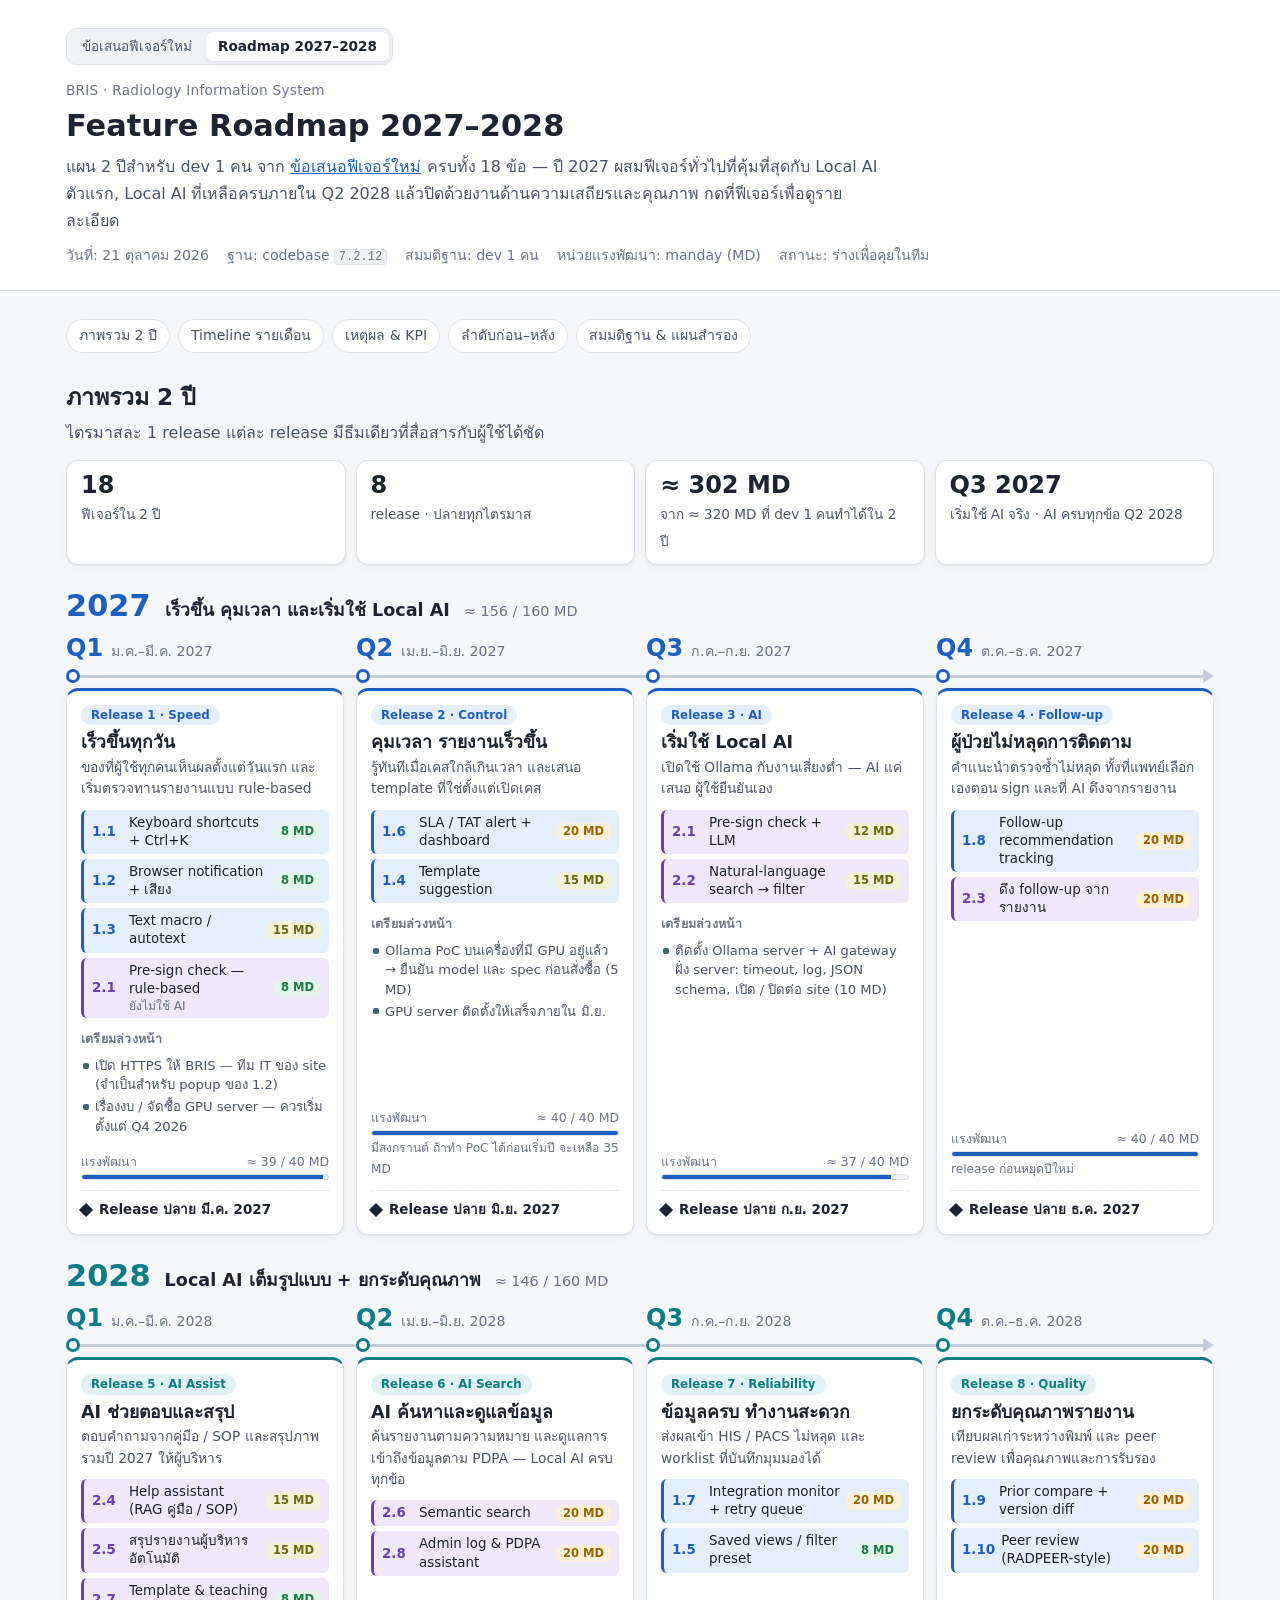
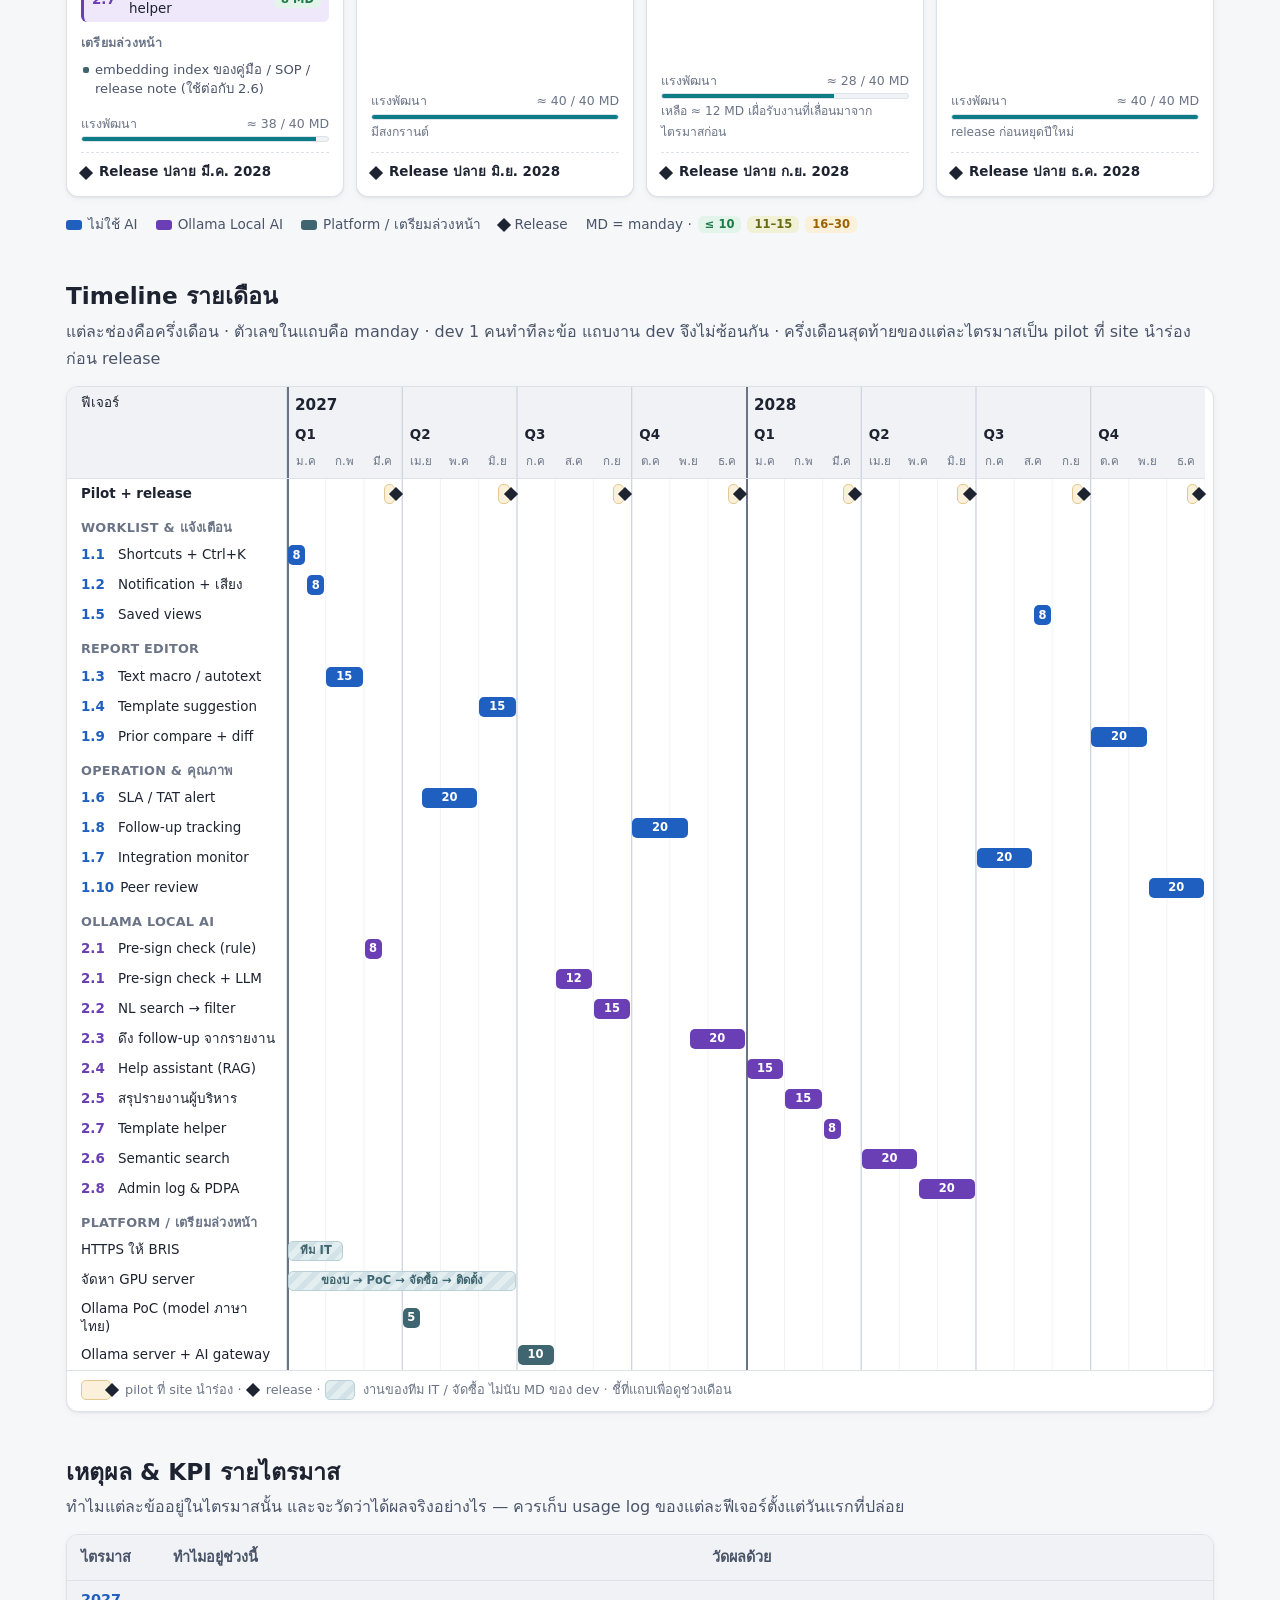
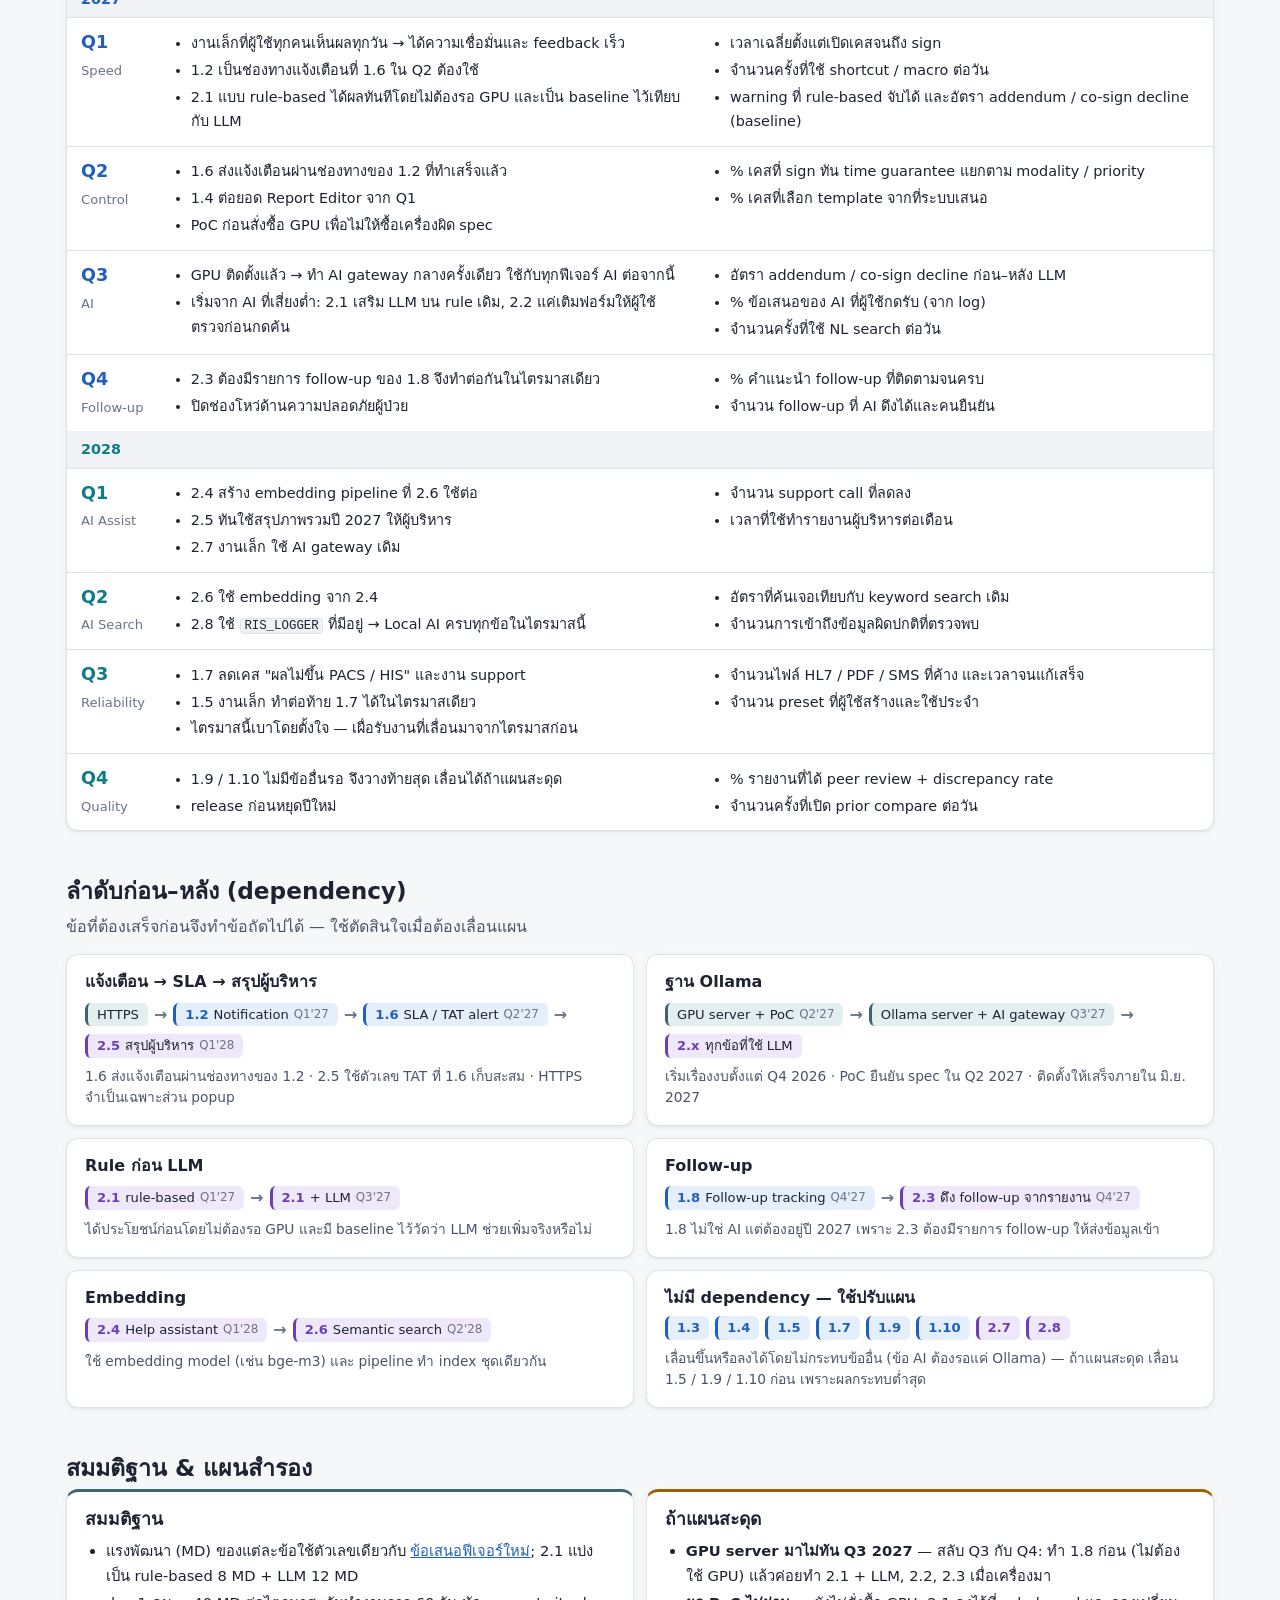
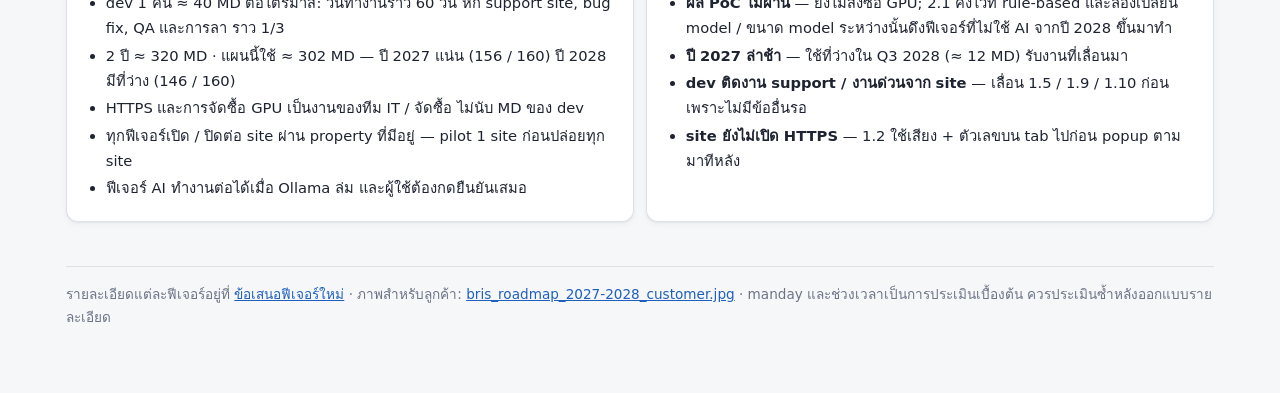
<file: new_features/bris_2027_2028_features_roadmap.html>
<!doctype html>
<html lang="th">
  <head>
    <meta charset="utf-8" />
    <meta name="viewport" content="width=device-width, initial-scale=1" />
    <title>BRIS Roadmap 2027–2028</title>
    <meta
      name="description"
      content="แผนพัฒนาฟีเจอร์ BRIS ปี 2027–2028 สำหรับ dev 1 คน แบ่งรายไตรมาส จัดลำดับตามความคุ้มค่าและ dependency"
    />
    <style>
      :root {
        --bg: #f6f7f9;
        --surface: #ffffff;
        --surface-2: #f0f2f5;
        --text: #1d2330;
        --text-2: #4a5468;
        --muted: #6b7486;
        --border: #dde1e8;
        --border-2: #c5ccd8;
        --chip: #e6eaf0;
        --accent: #1f5fbf;
        --accent-soft: #e5eefb;
        --teal: #0e7c86;
        --teal-soft: #e0f2f3;
        --ok: #1e7a46;
        --ok-soft: #e3f4ea;
        --warn: #9a6200;
        --warn-soft: #fbf0d9;
        --ai: #6a3fb5;
        --ai-soft: #efe8fa;
        --plat: #3f6670;
        --plat-soft: #e3eef0;
        --shadow:
          0 1px 2px rgba(20, 30, 50, 0.06), 0 2px 8px rgba(20, 30, 50, 0.04);
      }

      * {
        box-sizing: border-box;
      }
      html {
        -webkit-text-size-adjust: 100%;
      }
      body {
        margin: 0;
        background: var(--bg);
        color: var(--text);
        font-family:
          'Leelawadee UI', 'Sarabun', 'Noto Sans Thai', 'IBM Plex Sans Thai',
          Tahoma, system-ui, sans-serif;
        font-size: 16px;
        line-height: 1.7;
      }
      code {
        font-family:
          'Cascadia Code', Consolas, 'SFMono-Regular', Menlo, monospace;
        font-size: 0.86em;
        background: var(--surface-2);
        border: 1px solid var(--border);
        border-radius: 4px;
        padding: 0 0.3em;
      }
      a {
        color: var(--accent);
      }
      h1,
      h2,
      h3 {
        line-height: 1.35;
        margin: 0;
      }
      h2 {
        font-size: 1.45rem;
        margin-bottom: 0.4rem;
      }
      h3 {
        font-size: 1.1rem;
      }
      p {
        margin: 0.4rem 0;
      }
      ul {
        margin: 0.3rem 0;
        padding-left: 1.3rem;
      }
      li {
        margin: 0.15rem 0;
      }

      .wrap {
        max-width: 1180px;
        margin: 0 auto;
        padding: 0 16px 64px;
      }

      header.top {
        background: var(--surface);
        border-bottom: 1px solid var(--border);
        margin-bottom: 28px;
      }
      header.top .wrap {
        padding-top: 28px;
        padding-bottom: 22px;
      }
      nav.pages {
        display: inline-flex;
        flex-wrap: wrap;
        gap: 2px;
        padding: 3px;
        margin-bottom: 14px;
        background: var(--surface-2);
        border: 1px solid var(--border);
        border-radius: 10px;
      }
      nav.pages a {
        text-decoration: none;
        font-size: 0.85rem;
        color: var(--text-2);
        padding: 3px 12px;
        border-radius: 7px;
      }
      nav.pages a:hover {
        color: var(--accent);
      }
      nav.pages a[aria-current='page'] {
        background: var(--surface);
        color: var(--text);
        font-weight: 600;
        box-shadow: var(--shadow);
      }
      .eyebrow {
        color: var(--muted);
        font-size: 0.85rem;
        letter-spacing: 0.02em;
      }
      header.top h1 {
        font-size: 1.9rem;
        margin: 0.2rem 0 0.3rem;
      }
      header.top .lead {
        color: var(--text-2);
        max-width: 820px;
      }
      .meta {
        display: flex;
        flex-wrap: wrap;
        gap: 6px 18px;
        color: var(--muted);
        font-size: 0.88rem;
        margin-top: 10px;
      }

      nav.toc {
        display: flex;
        flex-wrap: wrap;
        gap: 8px;
        margin: 0 0 28px;
      }
      nav.toc a {
        text-decoration: none;
        background: var(--surface);
        border: 1px solid var(--border);
        color: var(--text-2);
        border-radius: 999px;
        padding: 4px 12px;
        font-size: 0.88rem;
      }
      nav.toc a:hover {
        border-color: var(--accent);
        color: var(--accent);
      }

      section {
        margin: 0 0 44px;
      }
      .section-intro {
        color: var(--text-2);
        margin-bottom: 14px;
      }

      .panel {
        background: var(--surface);
        border: 1px solid var(--border);
        border-radius: 12px;
        padding: 16px 18px;
        box-shadow: var(--shadow);
      }

      .badge {
        display: inline-block;
        font-size: 0.72rem;
        font-weight: 600;
        line-height: 1.5;
        border-radius: 6px;
        padding: 0 7px;
        white-space: nowrap;
      }
      .e-S {
        background: var(--ok-soft);
        color: var(--ok);
      }
      .e-SM {
        background: #f1f1d8;
        color: #6b6a12;
      }
      .e-M {
        background: var(--warn-soft);
        color: var(--warn);
      }

      /* ---------- stats ---------- */
      .stats {
        display: grid;
        grid-template-columns: repeat(4, 1fr);
        gap: 10px;
        margin-bottom: 8px;
      }
      .stat {
        background: var(--surface);
        border: 1px solid var(--border);
        border-radius: 12px;
        padding: 10px 14px;
        box-shadow: var(--shadow);
      }
      .stat b {
        display: block;
        font-size: 1.5rem;
        line-height: 1.2;
        font-variant-numeric: tabular-nums;
      }
      .stat span {
        color: var(--text-2);
        font-size: 0.85rem;
      }

      /* ---------- year heading ---------- */
      .year-head {
        display: flex;
        flex-wrap: wrap;
        align-items: baseline;
        gap: 4px 14px;
        margin: 26px 0 10px;
      }
      .year-head .yr {
        font-size: 1.9rem;
        font-weight: 700;
        line-height: 1;
        color: var(--c);
      }
      .year-head .yr-theme {
        font-size: 1.1rem;
        font-weight: 700;
      }
      .year-head .yr-sub {
        color: var(--muted);
        font-size: 0.9rem;
      }
      .y2027 {
        --c: var(--accent);
        --c-soft: var(--accent-soft);
      }
      .y2028 {
        --c: var(--teal);
        --c-soft: var(--teal-soft);
      }

      /* ---------- road (quarter overview) ---------- */
      .road {
        display: grid;
        grid-template-columns: repeat(4, 1fr);
        gap: 12px;
      }
      .q {
        display: flex;
        flex-direction: column;
        min-width: 0;
      }
      .q-head {
        display: flex;
        align-items: baseline;
        gap: 8px;
      }
      .q-no {
        font-size: 1.5rem;
        font-weight: 700;
        line-height: 1;
        color: var(--c);
      }
      .q-months {
        color: var(--muted);
        font-size: 0.88rem;
      }
      .q-track {
        position: relative;
        height: 24px;
      }
      .q-track::before {
        content: '';
        position: absolute;
        left: 0;
        right: -12px;
        top: 50%;
        height: 3px;
        margin-top: -1.5px;
        background: var(--border-2);
      }
      .q:last-child .q-track::before {
        right: 10px;
      }
      .q:last-child .q-track::after {
        content: '';
        position: absolute;
        right: 0;
        top: 50%;
        margin-top: -7px;
        border: 7px solid transparent;
        border-left: 11px solid var(--border-2);
        border-right: 0;
      }
      .q-track .dot {
        position: absolute;
        left: 0;
        top: 50%;
        width: 14px;
        height: 14px;
        margin-top: -7px;
        border-radius: 50%;
        background: var(--surface);
        border: 3px solid var(--c);
      }
      .q-card {
        flex: 1;
        display: flex;
        flex-direction: column;
        border-top: 3px solid var(--c);
        padding: 14px 14px 12px;
      }
      .q-tag {
        align-self: flex-start;
        font-size: 0.74rem;
        font-weight: 600;
        color: var(--c);
        background: var(--c-soft);
        border-radius: 999px;
        padding: 0 10px;
      }
      .q-card h3 {
        margin: 6px 0 2px;
      }
      .q-goal {
        color: var(--text-2);
        font-size: 0.86rem;
        line-height: 1.55;
        margin: 0 0 10px;
      }
      .sub {
        color: var(--muted);
        font-size: 0.78rem;
        font-weight: 600;
        letter-spacing: 0.02em;
        margin: 10px 0 4px;
      }
      .feats {
        display: grid;
        gap: 5px;
      }
      .feat {
        display: flex;
        align-items: center;
        gap: 6px;
        text-decoration: none;
        color: var(--text);
        background: var(--accent-soft);
        border-left: 3px solid var(--accent);
        border-radius: 6px;
        padding: 4px 8px;
        font-size: 0.84rem;
        line-height: 1.35;
      }
      .feat:hover {
        box-shadow: inset 0 0 0 1px var(--accent);
      }
      .feat .fno {
        font-weight: 700;
        color: var(--accent);
        min-width: 2.3em;
        font-variant-numeric: tabular-nums;
      }
      .feat .fname {
        flex: 1;
        min-width: 0;
      }
      .feat.ai {
        background: var(--ai-soft);
        border-left-color: var(--ai);
      }
      .feat.ai:hover {
        box-shadow: inset 0 0 0 1px var(--ai);
      }
      .feat.ai .fno {
        color: var(--ai);
      }
      .feat .note {
        display: block;
        color: var(--muted);
        font-size: 0.76rem;
      }
      ul.plat {
        list-style: none;
        padding: 0;
        margin: 0;
        font-size: 0.82rem;
        color: var(--text-2);
        line-height: 1.45;
      }
      ul.plat li {
        position: relative;
        padding-left: 14px;
        margin: 3px 0;
      }
      ul.plat li::before {
        content: '';
        position: absolute;
        left: 2px;
        top: 0.5em;
        width: 6px;
        height: 6px;
        border-radius: 2px;
        background: var(--plat);
      }
      .load {
        margin-top: auto;
        padding-top: 12px;
      }
      .load-lbl {
        display: flex;
        justify-content: space-between;
        gap: 8px;
        font-size: 0.78rem;
        color: var(--muted);
      }
      .load-note {
        color: var(--muted);
        font-size: 0.76rem;
        margin-top: 2px;
      }
      .meter {
        height: 6px;
        background: var(--surface-2);
        border: 1px solid var(--border);
        border-radius: 99px;
        overflow: hidden;
        margin-top: 2px;
      }
      .meter span {
        display: block;
        height: 100%;
        background: var(--c);
      }
      .ms {
        display: flex;
        align-items: center;
        gap: 8px;
        margin-top: 10px;
        padding-top: 8px;
        border-top: 1px dashed var(--border);
        font-size: 0.84rem;
        font-weight: 600;
      }
      .diamond {
        display: inline-block;
        width: 10px;
        height: 10px;
        background: var(--text);
        transform: rotate(45deg);
        flex: none;
      }

      .legend {
        display: flex;
        flex-wrap: wrap;
        gap: 6px 18px;
        font-size: 0.85rem;
        color: var(--text-2);
        margin-top: 16px;
      }
      .legend > span {
        display: inline-flex;
        align-items: center;
        gap: 6px;
      }
      .sw {
        display: inline-block;
        width: 16px;
        height: 10px;
        border-radius: 3px;
      }
      .sw.noai {
        background: var(--accent);
      }
      .sw.ai {
        background: var(--ai);
      }
      .sw.plat {
        background: var(--plat);
      }

      /* ---------- gantt ---------- */
      .gantt-wrap {
        overflow-x: auto;
        background: var(--surface);
        border: 1px solid var(--border);
        border-radius: 12px;
        box-shadow: var(--shadow);
      }
      .gantt {
        min-width: 1120px;
        padding-right: 8px;
        font-size: 0.84rem;
      }
      .g-row {
        display: grid;
        grid-template-columns: 220px 1fr;
        min-height: 30px;
      }
      .g-label {
        position: sticky;
        left: 0;
        z-index: 2;
        background: var(--surface);
        border-right: 1px solid var(--border);
        padding: 4px 10px 4px 14px;
        line-height: 1.35;
        display: flex;
        align-items: center;
        gap: 6px;
      }
      .g-label .fno {
        white-space: nowrap;
        font-weight: 700;
        color: var(--accent);
        min-width: 2.3em;
        font-variant-numeric: tabular-nums;
      }
      .g-label.ai .fno {
        color: var(--ai);
      }
      .g-track {
        display: grid;
        grid-template-columns: repeat(48, minmax(0, 1fr));
        grid-template-rows: 1fr;
        align-items: center;
        padding: 3px 0;
        background-image:
          linear-gradient(to right, var(--muted) 1.5px, transparent 1.5px),
          linear-gradient(to right, var(--border-2) 1px, transparent 1px),
          linear-gradient(to right, var(--surface-2) 1px, transparent 1px);
        background-size:
          50% 100%,
          12.5% 100%,
          calc(100% / 24) 100%;
      }
      .g-head .g-label,
      .g-head .g-track {
        background-color: var(--surface-2);
      }
      .g-head .g-track {
        padding: 0;
      }
      .g-head.yrow .cell {
        font-weight: 700;
        font-size: 0.95rem;
        padding: 6px 0 0 8px;
      }
      .g-head.qrow .cell {
        font-weight: 700;
        padding: 2px 0 0 8px;
      }
      .g-head.mrow {
        border-bottom: 1px solid var(--border);
      }
      .g-head.mrow .cell {
        color: var(--muted);
        font-size: 0.72rem;
        text-align: center;
        padding: 0 0 4px;
      }
      .g-lane .g-label {
        font-weight: 700;
        font-size: 0.8rem;
        color: var(--muted);
        letter-spacing: 0.02em;
        padding-top: 10px;
      }
      .g-lane .g-track {
        padding-top: 10px;
      }
      .bar {
        grid-row: 1;
        position: relative;
        height: 20px;
        margin: 0 1px;
        border-radius: 5px;
        background: var(--accent);
        color: #fff;
        font-size: 0.72rem;
        font-weight: 600;
        line-height: 1;
        display: flex;
        align-items: center;
        justify-content: center;
        white-space: nowrap;
        overflow: hidden;
      }
      .bar.ai {
        background: var(--ai);
      }
      .bar.plat {
        background: var(--plat);
      }
      .bar.long {
        background: repeating-linear-gradient(
          -45deg,
          var(--plat-soft),
          var(--plat-soft) 6px,
          #d2e2e6 6px,
          #d2e2e6 12px
        );
        color: var(--plat);
        border: 1px solid #b9d0d6;
      }
      .bar.pilot {
        background: var(--warn-soft);
        color: var(--warn);
        border: 1px solid #e3c98f;
        overflow: visible;
        margin-right: 7px;
      }
      .bar.pilot::after {
        content: '';
        position: absolute;
        right: -7px;
        top: 50%;
        width: 10px;
        height: 10px;
        margin-top: -5px;
        background: var(--text);
        transform: rotate(45deg);
      }
      .bar.inline {
        display: inline-flex;
        vertical-align: middle;
        width: 30px;
        margin: 0 10px 0 0;
      }
      .bar.long.inline {
        margin-right: 4px;
      }
      .g-foot .diamond {
        margin: 0 4px 0 2px;
        vertical-align: middle;
      }
      .g-foot {
        padding: 8px 14px 10px;
        color: var(--muted);
        font-size: 0.8rem;
        border-top: 1px solid var(--border);
      }

      /* ---------- why / KPI table ---------- */
      .table-wrap {
        overflow-x: auto;
        background: var(--surface);
        border: 1px solid var(--border);
        border-radius: 12px;
        box-shadow: var(--shadow);
      }
      table {
        border-collapse: collapse;
        width: 100%;
        font-size: 0.9rem;
      }
      th,
      td {
        text-align: left;
        padding: 10px 14px;
        border-bottom: 1px solid var(--border);
        vertical-align: top;
      }
      th {
        background: var(--surface-2);
        color: var(--text-2);
        font-weight: 600;
        white-space: nowrap;
      }
      tr:last-child td {
        border-bottom: 0;
      }
      tr.ysep td {
        background: var(--surface-2);
        font-weight: 700;
        color: var(--c);
        padding: 6px 14px;
      }
      td.qn {
        white-space: nowrap;
      }
      td.qn b {
        display: block;
        font-size: 1.1rem;
        color: var(--c);
      }
      td.qn span {
        color: var(--muted);
        font-size: 0.82rem;
      }
      td ul {
        margin: 0;
        padding-left: 1.1rem;
      }

      /* ---------- dependency chains ---------- */
      .chains {
        display: grid;
        grid-template-columns: 1fr 1fr;
        gap: 12px;
      }
      .chain h3 {
        font-size: 1rem;
        margin-bottom: 8px;
      }
      .flow {
        display: flex;
        flex-wrap: wrap;
        align-items: center;
        gap: 6px;
      }
      .node {
        display: inline-flex;
        align-items: center;
        gap: 5px;
        font-size: 0.82rem;
        line-height: 1.35;
        border-radius: 6px;
        padding: 3px 9px;
        text-decoration: none;
        color: var(--text);
        background: var(--accent-soft);
        border-left: 3px solid var(--accent);
      }
      .node b {
        color: var(--accent);
      }
      .node small {
        color: var(--muted);
        font-size: 0.74rem;
      }
      .node.ai {
        background: var(--ai-soft);
        border-left-color: var(--ai);
      }
      .node.ai b {
        color: var(--ai);
      }
      .node.plat {
        background: var(--plat-soft);
        border-left-color: var(--plat);
      }
      .arr {
        color: var(--muted);
        font-weight: 700;
      }
      .chain p {
        color: var(--text-2);
        font-size: 0.86rem;
        line-height: 1.55;
        margin: 8px 0 0;
      }

      /* ---------- assumptions ---------- */
      .two {
        display: grid;
        grid-template-columns: 1fr 1fr;
        gap: 12px;
      }
      .two .panel ul {
        font-size: 0.92rem;
      }
      .two .panel h3 {
        margin-bottom: 6px;
      }
      .panel.risk {
        border-top: 3px solid var(--warn);
      }
      .panel.basis {
        border-top: 3px solid var(--plat);
      }

      footer {
        color: var(--muted);
        font-size: 0.85rem;
        border-top: 1px solid var(--border);
        padding-top: 16px;
      }

      @media (max-width: 980px) {
        .road {
          grid-template-columns: 1fr 1fr;
          row-gap: 18px;
        }
        .q-track {
          display: none;
        }
        .q-head {
          margin-bottom: 6px;
        }
        .chains,
        .two {
          grid-template-columns: 1fr;
        }
      }
      @media (max-width: 640px) {
        header.top h1 {
          font-size: 1.5rem;
        }
        .road {
          grid-template-columns: 1fr;
        }
        .stats {
          grid-template-columns: 1fr 1fr;
        }
        .g-row {
          grid-template-columns: 170px 1fr;
        }
      }
      @media print {
        @page {
          size: A4 landscape;
          margin: 10mm;
        }
        body {
          background: #fff;
          font-size: 11pt;
        }
        nav.pages,
        nav.toc {
          display: none;
        }
        .panel,
        .stat,
        .gantt-wrap,
        .table-wrap {
          box-shadow: none;
        }
        .gantt-wrap {
          overflow: visible;
        }
        .gantt {
          min-width: 0;
        }
        .g-label {
          position: static;
        }
        section,
        .chain,
        .q-card {
          break-inside: avoid;
        }
        * {
          -webkit-print-color-adjust: exact;
          print-color-adjust: exact;
        }
      }
    </style>
  </head>
  <body>
    <header class="top">
      <div class="wrap">
        <nav class="pages" aria-label="เอกสาร">
          <a href="index.html">ข้อเสนอฟีเจอร์ใหม่</a>
          <a href="bris_2027_2028_features_roadmap.html" aria-current="page"
            >Roadmap 2027–2028</a
          >
        </nav>
        <div class="eyebrow">BRIS · Radiology Information System</div>
        <h1>Feature Roadmap 2027–2028</h1>
        <p class="lead">
          แผน 2 ปีสำหรับ dev 1 คน จาก
          <a href="index.html">ข้อเสนอฟีเจอร์ใหม่</a> ครบทั้ง 18 ข้อ —
          ปี 2027 ผสมฟีเจอร์ทั่วไปที่คุ้มที่สุดกับ Local AI ตัวแรก, Local AI
          ที่เหลือครบภายใน Q2 2028 แล้วปิดด้วยงานด้านความเสถียรและคุณภาพ
          กดที่ฟีเจอร์เพื่อดูรายละเอียด
        </p>
        <div class="meta">
          <span>วันที่: 21 ตุลาคม 2026</span>
          <span>ฐาน: codebase <code>7.2.12</code></span>
          <span>สมมติฐาน: dev 1 คน</span>
          <span>หน่วยแรงพัฒนา: manday (MD)</span>
          <span>สถานะ: ร่างเพื่อคุยในทีม</span>
        </div>
      </div>
    </header>

    <main class="wrap">
      <nav class="toc" aria-label="สารบัญ">
        <a href="#overview">ภาพรวม 2 ปี</a>
        <a href="#timeline">Timeline รายเดือน</a>
        <a href="#why">เหตุผล &amp; KPI</a>
        <a href="#deps">ลำดับก่อน–หลัง</a>
        <a href="#assumptions">สมมติฐาน &amp; แผนสำรอง</a>
      </nav>

      <!-- ================= OVERVIEW ================= -->
      <section id="overview">
        <h2>ภาพรวม 2 ปี</h2>
        <p class="section-intro">
          ไตรมาสละ 1 release แต่ละ release มีธีมเดียวที่สื่อสารกับผู้ใช้ได้ชัด
        </p>

        <div class="stats">
          <div class="stat"><b>18</b><span>ฟีเจอร์ใน 2 ปี</span></div>
          <div class="stat"><b>8</b><span>release · ปลายทุกไตรมาส</span></div>
          <div class="stat">
            <b>≈ 302 MD</b><span>จาก ≈ 320 MD ที่ dev 1 คนทำได้ใน 2 ปี</span>
          </div>
          <div class="stat">
            <b>Q3 2027</b><span>เริ่มใช้ AI จริง · AI ครบทุกข้อ Q2 2028</span>
          </div>
        </div>

        <!-- ---------- 2027 ---------- -->
        <div class="y2027">
          <div class="year-head">
            <span class="yr">2027</span>
            <span class="yr-theme">เร็วขึ้น คุมเวลา และเริ่มใช้ Local AI</span>
            <span class="yr-sub">≈ 156 / 160 MD</span>
          </div>
          <div class="road">
            <div class="q">
              <div class="q-head">
                <span class="q-no">Q1</span
                ><span class="q-months">ม.ค.–มี.ค. 2027</span>
              </div>
              <div class="q-track"><span class="dot"></span></div>
              <div class="panel q-card">
                <span class="q-tag">Release 1 · Speed</span>
                <h3>เร็วขึ้นทุกวัน</h3>
                <p class="q-goal">
                  ของที่ผู้ใช้ทุกคนเห็นผลตั้งแต่วันแรก
                  และเริ่มตรวจทานรายงานแบบ rule-based
                </p>
                <div class="feats">
                  <a class="feat" href="index.html#f1-1"
                    ><span class="fno">1.1</span
                    ><span class="fname">Keyboard shortcuts + Ctrl+K</span
                    ><span class="badge e-S">8 MD</span></a
                  >
                  <a class="feat" href="index.html#f1-2"
                    ><span class="fno">1.2</span
                    ><span class="fname">Browser notification + เสียง</span
                    ><span class="badge e-S">8 MD</span></a
                  >
                  <a class="feat" href="index.html#f1-3"
                    ><span class="fno">1.3</span
                    ><span class="fname">Text macro / autotext</span
                    ><span class="badge e-SM">15 MD</span></a
                  >
                  <a class="feat ai" href="index.html#f2-1"
                    ><span class="fno">2.1</span
                    ><span class="fname"
                      >Pre-sign check — rule-based<span class="note"
                        >ยังไม่ใช้ AI</span
                      ></span
                    ><span class="badge e-S">8 MD</span></a
                  >
                </div>
                <div class="sub">เตรียมล่วงหน้า</div>
                <ul class="plat">
                  <li>
                    เปิด HTTPS ให้ BRIS — ทีม IT ของ site (จำเป็นสำหรับ popup
                    ของ 1.2)
                  </li>
                  <li>
                    เรื่องงบ / จัดซื้อ GPU server — ควรเริ่มตั้งแต่ Q4 2026
                  </li>
                </ul>
                <div class="load">
                  <div class="load-lbl">
                    <span>แรงพัฒนา</span><span>≈ 39 / 40 MD</span>
                  </div>
                  <div class="meter"><span style="width: 98%"></span></div>
                </div>
                <div class="ms">
                  <span class="diamond"></span>Release ปลาย มี.ค. 2027
                </div>
              </div>
            </div>

            <div class="q">
              <div class="q-head">
                <span class="q-no">Q2</span
                ><span class="q-months">เม.ย.–มิ.ย. 2027</span>
              </div>
              <div class="q-track"><span class="dot"></span></div>
              <div class="panel q-card">
                <span class="q-tag">Release 2 · Control</span>
                <h3>คุมเวลา รายงานเร็วขึ้น</h3>
                <p class="q-goal">
                  รู้ทันทีเมื่อเคสใกล้เกินเวลา และเสนอ template
                  ที่ใช่ตั้งแต่เปิดเคส
                </p>
                <div class="feats">
                  <a class="feat" href="index.html#f1-6"
                    ><span class="fno">1.6</span
                    ><span class="fname">SLA / TAT alert + dashboard</span
                    ><span class="badge e-M">20 MD</span></a
                  >
                  <a class="feat" href="index.html#f1-4"
                    ><span class="fno">1.4</span
                    ><span class="fname">Template suggestion</span
                    ><span class="badge e-SM">15 MD</span></a
                  >
                </div>
                <div class="sub">เตรียมล่วงหน้า</div>
                <ul class="plat">
                  <li>
                    Ollama PoC บนเครื่องที่มี GPU อยู่แล้ว → ยืนยัน model และ
                    spec ก่อนสั่งซื้อ (5 MD)
                  </li>
                  <li>GPU server ติดตั้งให้เสร็จภายใน มิ.ย.</li>
                </ul>
                <div class="load">
                  <div class="load-lbl">
                    <span>แรงพัฒนา</span><span>≈ 40 / 40 MD</span>
                  </div>
                  <div class="meter"><span style="width: 100%"></span></div>
                  <div class="load-note">
                    มีสงกรานต์ ถ้าทำ PoC ได้ก่อนเริ่มปี จะเหลือ 35 MD
                  </div>
                </div>
                <div class="ms">
                  <span class="diamond"></span>Release ปลาย มิ.ย. 2027
                </div>
              </div>
            </div>

            <div class="q">
              <div class="q-head">
                <span class="q-no">Q3</span
                ><span class="q-months">ก.ค.–ก.ย. 2027</span>
              </div>
              <div class="q-track"><span class="dot"></span></div>
              <div class="panel q-card">
                <span class="q-tag">Release 3 · AI</span>
                <h3>เริ่มใช้ Local AI</h3>
                <p class="q-goal">
                  เปิดใช้ Ollama กับงานเสี่ยงต่ำ — AI แค่เสนอ ผู้ใช้ยืนยันเอง
                </p>
                <div class="feats">
                  <a class="feat ai" href="index.html#f2-1"
                    ><span class="fno">2.1</span
                    ><span class="fname">Pre-sign check + LLM</span
                    ><span class="badge e-SM">12 MD</span></a
                  >
                  <a class="feat ai" href="index.html#f2-2"
                    ><span class="fno">2.2</span
                    ><span class="fname">Natural-language search → filter</span
                    ><span class="badge e-SM">15 MD</span></a
                  >
                </div>
                <div class="sub">เตรียมล่วงหน้า</div>
                <ul class="plat">
                  <li>
                    ติดตั้ง Ollama server + AI gateway ฝั่ง server: timeout, log,
                    JSON schema, เปิด / ปิดต่อ site (10 MD)
                  </li>
                </ul>
                <div class="load">
                  <div class="load-lbl">
                    <span>แรงพัฒนา</span><span>≈ 37 / 40 MD</span>
                  </div>
                  <div class="meter"><span style="width: 93%"></span></div>
                </div>
                <div class="ms">
                  <span class="diamond"></span>Release ปลาย ก.ย. 2027
                </div>
              </div>
            </div>

            <div class="q">
              <div class="q-head">
                <span class="q-no">Q4</span
                ><span class="q-months">ต.ค.–ธ.ค. 2027</span>
              </div>
              <div class="q-track"><span class="dot"></span></div>
              <div class="panel q-card">
                <span class="q-tag">Release 4 · Follow-up</span>
                <h3>ผู้ป่วยไม่หลุดการติดตาม</h3>
                <p class="q-goal">
                  คำแนะนำตรวจซ้ำไม่หลุด ทั้งที่แพทย์เลือกเองตอน sign
                  และที่ AI ดึงจากรายงาน
                </p>
                <div class="feats">
                  <a class="feat" href="index.html#f1-8"
                    ><span class="fno">1.8</span
                    ><span class="fname">Follow-up recommendation tracking</span
                    ><span class="badge e-M">20 MD</span></a
                  >
                  <a class="feat ai" href="index.html#f2-3"
                    ><span class="fno">2.3</span
                    ><span class="fname">ดึง follow-up จากรายงาน</span
                    ><span class="badge e-M">20 MD</span></a
                  >
                </div>
                <div class="load">
                  <div class="load-lbl">
                    <span>แรงพัฒนา</span><span>≈ 40 / 40 MD</span>
                  </div>
                  <div class="meter"><span style="width: 100%"></span></div>
                  <div class="load-note">release ก่อนหยุดปีใหม่</div>
                </div>
                <div class="ms">
                  <span class="diamond"></span>Release ปลาย ธ.ค. 2027
                </div>
              </div>
            </div>
          </div>
        </div>

        <!-- ---------- 2028 ---------- -->
        <div class="y2028">
          <div class="year-head">
            <span class="yr">2028</span>
            <span class="yr-theme">Local AI เต็มรูปแบบ + ยกระดับคุณภาพ</span>
            <span class="yr-sub">≈ 146 / 160 MD</span>
          </div>
          <div class="road">
            <div class="q">
              <div class="q-head">
                <span class="q-no">Q1</span
                ><span class="q-months">ม.ค.–มี.ค. 2028</span>
              </div>
              <div class="q-track"><span class="dot"></span></div>
              <div class="panel q-card">
                <span class="q-tag">Release 5 · AI Assist</span>
                <h3>AI ช่วยตอบและสรุป</h3>
                <p class="q-goal">
                  ตอบคำถามจากคู่มือ / SOP และสรุปภาพรวมปี 2027 ให้ผู้บริหาร
                </p>
                <div class="feats">
                  <a class="feat ai" href="index.html#f2-4"
                    ><span class="fno">2.4</span
                    ><span class="fname">Help assistant (RAG คู่มือ / SOP)</span
                    ><span class="badge e-SM">15 MD</span></a
                  >
                  <a class="feat ai" href="index.html#f2-5"
                    ><span class="fno">2.5</span
                    ><span class="fname">สรุปรายงานผู้บริหารอัตโนมัติ</span
                    ><span class="badge e-SM">15 MD</span></a
                  >
                  <a class="feat ai" href="index.html#f2-7"
                    ><span class="fno">2.7</span
                    ><span class="fname">Template &amp; teaching helper</span
                    ><span class="badge e-S">8 MD</span></a
                  >
                </div>
                <div class="sub">เตรียมล่วงหน้า</div>
                <ul class="plat">
                  <li>
                    embedding index ของคู่มือ / SOP / release note (ใช้ต่อกับ
                    2.6)
                  </li>
                </ul>
                <div class="load">
                  <div class="load-lbl">
                    <span>แรงพัฒนา</span><span>≈ 38 / 40 MD</span>
                  </div>
                  <div class="meter"><span style="width: 95%"></span></div>
                </div>
                <div class="ms">
                  <span class="diamond"></span>Release ปลาย มี.ค. 2028
                </div>
              </div>
            </div>

            <div class="q">
              <div class="q-head">
                <span class="q-no">Q2</span
                ><span class="q-months">เม.ย.–มิ.ย. 2028</span>
              </div>
              <div class="q-track"><span class="dot"></span></div>
              <div class="panel q-card">
                <span class="q-tag">Release 6 · AI Search</span>
                <h3>AI ค้นหาและดูแลข้อมูล</h3>
                <p class="q-goal">
                  ค้นรายงานตามความหมาย และดูแลการเข้าถึงข้อมูลตาม PDPA —
                  Local AI ครบทุกข้อ
                </p>
                <div class="feats">
                  <a class="feat ai" href="index.html#f2-6"
                    ><span class="fno">2.6</span
                    ><span class="fname">Semantic search</span
                    ><span class="badge e-M">20 MD</span></a
                  >
                  <a class="feat ai" href="index.html#f2-8"
                    ><span class="fno">2.8</span
                    ><span class="fname">Admin log &amp; PDPA assistant</span
                    ><span class="badge e-M">20 MD</span></a
                  >
                </div>
                <div class="load">
                  <div class="load-lbl">
                    <span>แรงพัฒนา</span><span>≈ 40 / 40 MD</span>
                  </div>
                  <div class="meter"><span style="width: 100%"></span></div>
                  <div class="load-note">มีสงกรานต์</div>
                </div>
                <div class="ms">
                  <span class="diamond"></span>Release ปลาย มิ.ย. 2028
                </div>
              </div>
            </div>

            <div class="q">
              <div class="q-head">
                <span class="q-no">Q3</span
                ><span class="q-months">ก.ค.–ก.ย. 2028</span>
              </div>
              <div class="q-track"><span class="dot"></span></div>
              <div class="panel q-card">
                <span class="q-tag">Release 7 · Reliability</span>
                <h3>ข้อมูลครบ ทำงานสะดวก</h3>
                <p class="q-goal">
                  ส่งผลเข้า HIS / PACS ไม่หลุด และ worklist ที่บันทึกมุมมองได้
                </p>
                <div class="feats">
                  <a class="feat" href="index.html#f1-7"
                    ><span class="fno">1.7</span
                    ><span class="fname">Integration monitor + retry queue</span
                    ><span class="badge e-M">20 MD</span></a
                  >
                  <a class="feat" href="index.html#f1-5"
                    ><span class="fno">1.5</span
                    ><span class="fname">Saved views / filter preset</span
                    ><span class="badge e-S">8 MD</span></a
                  >
                </div>
                <div class="load">
                  <div class="load-lbl">
                    <span>แรงพัฒนา</span><span>≈ 28 / 40 MD</span>
                  </div>
                  <div class="meter"><span style="width: 70%"></span></div>
                  <div class="load-note">
                    เหลือ ≈ 12 MD เผื่อรับงานที่เลื่อนมาจากไตรมาสก่อน
                  </div>
                </div>
                <div class="ms">
                  <span class="diamond"></span>Release ปลาย ก.ย. 2028
                </div>
              </div>
            </div>

            <div class="q">
              <div class="q-head">
                <span class="q-no">Q4</span
                ><span class="q-months">ต.ค.–ธ.ค. 2028</span>
              </div>
              <div class="q-track"><span class="dot"></span></div>
              <div class="panel q-card">
                <span class="q-tag">Release 8 · Quality</span>
                <h3>ยกระดับคุณภาพรายงาน</h3>
                <p class="q-goal">
                  เทียบผลเก่าระหว่างพิมพ์ และ peer review
                  เพื่อคุณภาพและการรับรอง
                </p>
                <div class="feats">
                  <a class="feat" href="index.html#f1-9"
                    ><span class="fno">1.9</span
                    ><span class="fname">Prior compare + version diff</span
                    ><span class="badge e-M">20 MD</span></a
                  >
                  <a class="feat" href="index.html#f1-10"
                    ><span class="fno">1.10</span
                    ><span class="fname">Peer review (RADPEER-style)</span
                    ><span class="badge e-M">20 MD</span></a
                  >
                </div>
                <div class="load">
                  <div class="load-lbl">
                    <span>แรงพัฒนา</span><span>≈ 40 / 40 MD</span>
                  </div>
                  <div class="meter"><span style="width: 100%"></span></div>
                  <div class="load-note">release ก่อนหยุดปีใหม่</div>
                </div>
                <div class="ms">
                  <span class="diamond"></span>Release ปลาย ธ.ค. 2028
                </div>
              </div>
            </div>
          </div>
        </div>

        <div class="legend">
          <span><span class="sw noai"></span>ไม่ใช้ AI</span>
          <span><span class="sw ai"></span>Ollama Local AI</span>
          <span><span class="sw plat"></span>Platform / เตรียมล่วงหน้า</span>
          <span><span class="diamond"></span>Release</span>
          <span
            >MD = manday ·
            <span class="badge e-S">≤ 10</span>
            <span class="badge e-SM">11–15</span>
            <span class="badge e-M">16–30</span></span
          >
        </div>
      </section>

      <!-- ================= TIMELINE ================= -->
      <section id="timeline">
        <h2>Timeline รายเดือน</h2>
        <p class="section-intro">
          แต่ละช่องคือครึ่งเดือน · ตัวเลขในแถบคือ manday · dev 1 คนทำทีละข้อ
          แถบงาน dev จึงไม่ซ้อนกัน · ครึ่งเดือนสุดท้ายของแต่ละไตรมาสเป็น pilot
          ที่ site นำร่องก่อน release
        </p>
        <div class="gantt-wrap">
          <div class="gantt">
            <div class="g-row g-head yrow"><div class="g-label">ฟีเจอร์</div><div class="g-track"><div class="cell" style="grid-column: 1 / 25">2027</div><div class="cell" style="grid-column: 25 / 49">2028</div></div></div>
            <div class="g-row g-head qrow"><div class="g-label"></div><div class="g-track"><div class="cell" style="grid-column: 1 / 7">Q1</div><div class="cell" style="grid-column: 7 / 13">Q2</div><div class="cell" style="grid-column: 13 / 19">Q3</div><div class="cell" style="grid-column: 19 / 25">Q4</div><div class="cell" style="grid-column: 25 / 31">Q1</div><div class="cell" style="grid-column: 31 / 37">Q2</div><div class="cell" style="grid-column: 37 / 43">Q3</div><div class="cell" style="grid-column: 43 / 49">Q4</div></div></div>
            <div class="g-row g-head mrow"><div class="g-label"></div><div class="g-track"><div class="cell" style="grid-column: 1 / 3">ม.ค</div><div class="cell" style="grid-column: 3 / 5">ก.พ</div><div class="cell" style="grid-column: 5 / 7">มี.ค</div><div class="cell" style="grid-column: 7 / 9">เม.ย</div><div class="cell" style="grid-column: 9 / 11">พ.ค</div><div class="cell" style="grid-column: 11 / 13">มิ.ย</div><div class="cell" style="grid-column: 13 / 15">ก.ค</div><div class="cell" style="grid-column: 15 / 17">ส.ค</div><div class="cell" style="grid-column: 17 / 19">ก.ย</div><div class="cell" style="grid-column: 19 / 21">ต.ค</div><div class="cell" style="grid-column: 21 / 23">พ.ย</div><div class="cell" style="grid-column: 23 / 25">ธ.ค</div><div class="cell" style="grid-column: 25 / 27">ม.ค</div><div class="cell" style="grid-column: 27 / 29">ก.พ</div><div class="cell" style="grid-column: 29 / 31">มี.ค</div><div class="cell" style="grid-column: 31 / 33">เม.ย</div><div class="cell" style="grid-column: 33 / 35">พ.ค</div><div class="cell" style="grid-column: 35 / 37">มิ.ย</div><div class="cell" style="grid-column: 37 / 39">ก.ค</div><div class="cell" style="grid-column: 39 / 41">ส.ค</div><div class="cell" style="grid-column: 41 / 43">ก.ย</div><div class="cell" style="grid-column: 43 / 45">ต.ค</div><div class="cell" style="grid-column: 45 / 47">พ.ย</div><div class="cell" style="grid-column: 47 / 49">ธ.ค</div></div></div>
            <div class="g-row"><div class="g-label"><b>Pilot + release</b></div><div class="g-track"><span class="bar pilot" style="grid-column: 6 / 7" title="pilot ปลาย มี.ค. 2027 → Release 1"></span><span class="bar pilot" style="grid-column: 12 / 13" title="pilot ปลาย มิ.ย. 2027 → Release 2"></span><span class="bar pilot" style="grid-column: 18 / 19" title="pilot ปลาย ก.ย. 2027 → Release 3"></span><span class="bar pilot" style="grid-column: 24 / 25" title="pilot ปลาย ธ.ค. 2027 → Release 4"></span><span class="bar pilot" style="grid-column: 30 / 31" title="pilot ปลาย มี.ค. 2028 → Release 5"></span><span class="bar pilot" style="grid-column: 36 / 37" title="pilot ปลาย มิ.ย. 2028 → Release 6"></span><span class="bar pilot" style="grid-column: 42 / 43" title="pilot ปลาย ก.ย. 2028 → Release 7"></span><span class="bar pilot" style="grid-column: 48 / 49" title="pilot ปลาย ธ.ค. 2028 → Release 8"></span></div></div>
            <div class="g-row g-lane"><div class="g-label">WORKLIST &amp; แจ้งเตือน</div><div class="g-track"></div></div>
            <div class="g-row"><div class="g-label"><span class="fno">1.1</span>Shortcuts + Ctrl+K</div><div class="g-track"><span class="bar" style="grid-column: 1 / 2" title="ต้น ม.ค. 2027">8</span></div></div>
            <div class="g-row"><div class="g-label"><span class="fno">1.2</span>Notification + เสียง</div><div class="g-track"><span class="bar" style="grid-column: 2 / 3" title="ปลาย ม.ค. 2027">8</span></div></div>
            <div class="g-row"><div class="g-label"><span class="fno">1.5</span>Saved views</div><div class="g-track"><span class="bar" style="grid-column: 40 / 41" title="ปลาย ส.ค. 2028">8</span></div></div>
            <div class="g-row g-lane"><div class="g-label">REPORT EDITOR</div><div class="g-track"></div></div>
            <div class="g-row"><div class="g-label"><span class="fno">1.3</span>Text macro / autotext</div><div class="g-track"><span class="bar" style="grid-column: 3 / 5" title="ก.พ. 2027">15</span></div></div>
            <div class="g-row"><div class="g-label"><span class="fno">1.4</span>Template suggestion</div><div class="g-track"><span class="bar" style="grid-column: 11 / 13" title="มิ.ย. 2027">15</span></div></div>
            <div class="g-row"><div class="g-label"><span class="fno">1.9</span>Prior compare + diff</div><div class="g-track"><span class="bar" style="grid-column: 43 / 46" title="ต.ค. – ต้น พ.ย. 2028">20</span></div></div>
            <div class="g-row g-lane"><div class="g-label">OPERATION &amp; คุณภาพ</div><div class="g-track"></div></div>
            <div class="g-row"><div class="g-label"><span class="fno">1.6</span>SLA / TAT alert</div><div class="g-track"><span class="bar" style="grid-column: 8 / 11" title="ปลาย เม.ย. – พ.ค. 2027">20</span></div></div>
            <div class="g-row"><div class="g-label"><span class="fno">1.8</span>Follow-up tracking</div><div class="g-track"><span class="bar" style="grid-column: 19 / 22" title="ต.ค. – ต้น พ.ย. 2027">20</span></div></div>
            <div class="g-row"><div class="g-label"><span class="fno">1.7</span>Integration monitor</div><div class="g-track"><span class="bar" style="grid-column: 37 / 40" title="ก.ค. – ต้น ส.ค. 2028">20</span></div></div>
            <div class="g-row"><div class="g-label"><span class="fno">1.10</span>Peer review</div><div class="g-track"><span class="bar" style="grid-column: 46 / 49" title="ปลาย พ.ย. – ธ.ค. 2028">20</span></div></div>
            <div class="g-row g-lane"><div class="g-label">OLLAMA LOCAL AI</div><div class="g-track"></div></div>
            <div class="g-row"><div class="g-label ai"><span class="fno">2.1</span>Pre-sign check (rule)</div><div class="g-track"><span class="bar ai" style="grid-column: 5 / 6" title="ต้น มี.ค. 2027">8</span></div></div>
            <div class="g-row"><div class="g-label ai"><span class="fno">2.1</span>Pre-sign check + LLM</div><div class="g-track"><span class="bar ai" style="grid-column: 15 / 17" title="ส.ค. 2027">12</span></div></div>
            <div class="g-row"><div class="g-label ai"><span class="fno">2.2</span>NL search → filter</div><div class="g-track"><span class="bar ai" style="grid-column: 17 / 19" title="ก.ย. 2027">15</span></div></div>
            <div class="g-row"><div class="g-label ai"><span class="fno">2.3</span>ดึง follow-up จากรายงาน</div><div class="g-track"><span class="bar ai" style="grid-column: 22 / 25" title="ปลาย พ.ย. – ธ.ค. 2027">20</span></div></div>
            <div class="g-row"><div class="g-label ai"><span class="fno">2.4</span>Help assistant (RAG)</div><div class="g-track"><span class="bar ai" style="grid-column: 25 / 27" title="ม.ค. 2028">15</span></div></div>
            <div class="g-row"><div class="g-label ai"><span class="fno">2.5</span>สรุปรายงานผู้บริหาร</div><div class="g-track"><span class="bar ai" style="grid-column: 27 / 29" title="ก.พ. 2028">15</span></div></div>
            <div class="g-row"><div class="g-label ai"><span class="fno">2.7</span>Template helper</div><div class="g-track"><span class="bar ai" style="grid-column: 29 / 30" title="ต้น มี.ค. 2028">8</span></div></div>
            <div class="g-row"><div class="g-label ai"><span class="fno">2.6</span>Semantic search</div><div class="g-track"><span class="bar ai" style="grid-column: 31 / 34" title="เม.ย. – ต้น พ.ค. 2028">20</span></div></div>
            <div class="g-row"><div class="g-label ai"><span class="fno">2.8</span>Admin log &amp; PDPA</div><div class="g-track"><span class="bar ai" style="grid-column: 34 / 37" title="ปลาย พ.ค. – มิ.ย. 2028">20</span></div></div>
            <div class="g-row g-lane"><div class="g-label">PLATFORM / เตรียมล่วงหน้า</div><div class="g-track"></div></div>
            <div class="g-row"><div class="g-label">HTTPS ให้ BRIS</div><div class="g-track"><span class="bar long" style="grid-column: 1 / 4" title="ม.ค. – ต้น ก.พ. 2027 ทีม IT ของ site">ทีม IT</span></div></div>
            <div class="g-row"><div class="g-label">จัดหา GPU server</div><div class="g-track"><span class="bar long" style="grid-column: 1 / 13" title="ม.ค. – มิ.ย. 2027 ทีมจัดซื้อ (เริ่มเรื่องงบตั้งแต่ Q4 2026)">ของบ → PoC → จัดซื้อ → ติดตั้ง</span></div></div>
            <div class="g-row"><div class="g-label">Ollama PoC (model ภาษาไทย)</div><div class="g-track"><span class="bar plat" style="grid-column: 7 / 8" title="ต้น เม.ย. 2027">5</span></div></div>
            <div class="g-row"><div class="g-label">Ollama server + AI gateway</div><div class="g-track"><span class="bar plat" style="grid-column: 13 / 15" title="ก.ค. 2027">10</span></div></div>
          </div>
          <div class="g-foot">
            <span class="bar pilot inline"></span> pilot ที่ site นำร่อง ·
            <span class="diamond"></span> release ·
            <span class="bar long inline"></span> งานของทีม IT / จัดซื้อ
            ไม่นับ MD ของ dev · ชี้ที่แถบเพื่อดูช่วงเดือน
          </div>
        </div>
      </section>

      <!-- ================= WHY & KPI ================= -->
      <section id="why">
        <h2>เหตุผล &amp; KPI รายไตรมาส</h2>
        <p class="section-intro">
          ทำไมแต่ละข้ออยู่ในไตรมาสนั้น และจะวัดว่าได้ผลจริงอย่างไร —
          ควรเก็บ usage log ของแต่ละฟีเจอร์ตั้งแต่วันแรกที่ปล่อย
        </p>
        <div class="table-wrap">
          <table>
            <thead>
              <tr>
                <th>ไตรมาส</th>
                <th>ทำไมอยู่ช่วงนี้</th>
                <th>วัดผลด้วย</th>
              </tr>
            </thead>
            <tbody class="y2027">
              <tr class="ysep">
                <td colspan="3">2027</td>
              </tr>
              <tr>
                <td class="qn"><b>Q1</b><span>Speed</span></td>
                <td>
                  <ul>
                    <li>
                      งานเล็กที่ผู้ใช้ทุกคนเห็นผลทุกวัน → ได้ความเชื่อมั่นและ
                      feedback เร็ว
                    </li>
                    <li>1.2 เป็นช่องทางแจ้งเตือนที่ 1.6 ใน Q2 ต้องใช้</li>
                    <li>
                      2.1 แบบ rule-based ได้ผลทันทีโดยไม่ต้องรอ GPU
                      และเป็น baseline ไว้เทียบกับ LLM
                    </li>
                  </ul>
                </td>
                <td>
                  <ul>
                    <li>เวลาเฉลี่ยตั้งแต่เปิดเคสจนถึง sign</li>
                    <li>จำนวนครั้งที่ใช้ shortcut / macro ต่อวัน</li>
                    <li>
                      warning ที่ rule-based จับได้ และอัตรา addendum /
                      co-sign decline (baseline)
                    </li>
                  </ul>
                </td>
              </tr>
              <tr>
                <td class="qn"><b>Q2</b><span>Control</span></td>
                <td>
                  <ul>
                    <li>1.6 ส่งแจ้งเตือนผ่านช่องทางของ 1.2 ที่ทำเสร็จแล้ว</li>
                    <li>1.4 ต่อยอด Report Editor จาก Q1</li>
                    <li>PoC ก่อนสั่งซื้อ GPU เพื่อไม่ให้ซื้อเครื่องผิด spec</li>
                  </ul>
                </td>
                <td>
                  <ul>
                    <li>
                      % เคสที่ sign ทัน time guarantee แยกตาม modality / priority
                    </li>
                    <li>% เคสที่เลือก template จากที่ระบบเสนอ</li>
                  </ul>
                </td>
              </tr>
              <tr>
                <td class="qn"><b>Q3</b><span>AI</span></td>
                <td>
                  <ul>
                    <li>
                      GPU ติดตั้งแล้ว → ทำ AI gateway กลางครั้งเดียว
                      ใช้กับทุกฟีเจอร์ AI ต่อจากนี้
                    </li>
                    <li>
                      เริ่มจาก AI ที่เสี่ยงต่ำ: 2.1 เสริม LLM บน rule เดิม, 2.2
                      แค่เติมฟอร์มให้ผู้ใช้ตรวจก่อนกดค้น
                    </li>
                  </ul>
                </td>
                <td>
                  <ul>
                    <li>อัตรา addendum / co-sign decline ก่อน–หลัง LLM</li>
                    <li>% ข้อเสนอของ AI ที่ผู้ใช้กดรับ (จาก log)</li>
                    <li>จำนวนครั้งที่ใช้ NL search ต่อวัน</li>
                  </ul>
                </td>
              </tr>
              <tr>
                <td class="qn"><b>Q4</b><span>Follow-up</span></td>
                <td>
                  <ul>
                    <li>
                      2.3 ต้องมีรายการ follow-up ของ 1.8 จึงทำต่อกันในไตรมาสเดียว
                    </li>
                    <li>ปิดช่องโหว่ด้านความปลอดภัยผู้ป่วย</li>
                  </ul>
                </td>
                <td>
                  <ul>
                    <li>% คำแนะนำ follow-up ที่ติดตามจนครบ</li>
                    <li>จำนวน follow-up ที่ AI ดึงได้และคนยืนยัน</li>
                  </ul>
                </td>
              </tr>
            </tbody>
            <tbody class="y2028">
              <tr class="ysep">
                <td colspan="3">2028</td>
              </tr>
              <tr>
                <td class="qn"><b>Q1</b><span>AI Assist</span></td>
                <td>
                  <ul>
                    <li>2.4 สร้าง embedding pipeline ที่ 2.6 ใช้ต่อ</li>
                    <li>2.5 ทันใช้สรุปภาพรวมปี 2027 ให้ผู้บริหาร</li>
                    <li>2.7 งานเล็ก ใช้ AI gateway เดิม</li>
                  </ul>
                </td>
                <td>
                  <ul>
                    <li>จำนวน support call ที่ลดลง</li>
                    <li>เวลาที่ใช้ทำรายงานผู้บริหารต่อเดือน</li>
                  </ul>
                </td>
              </tr>
              <tr>
                <td class="qn"><b>Q2</b><span>AI Search</span></td>
                <td>
                  <ul>
                    <li>2.6 ใช้ embedding จาก 2.4</li>
                    <li>
                      2.8 ใช้ <code>RIS_LOGGER</code> ที่มีอยู่ → Local AI
                      ครบทุกข้อในไตรมาสนี้
                    </li>
                  </ul>
                </td>
                <td>
                  <ul>
                    <li>อัตราที่ค้นเจอเทียบกับ keyword search เดิม</li>
                    <li>จำนวนการเข้าถึงข้อมูลผิดปกติที่ตรวจพบ</li>
                  </ul>
                </td>
              </tr>
              <tr>
                <td class="qn"><b>Q3</b><span>Reliability</span></td>
                <td>
                  <ul>
                    <li>
                      1.7 ลดเคส "ผลไม่ขึ้น PACS / HIS" และงาน support
                    </li>
                    <li>1.5 งานเล็ก ทำต่อท้าย 1.7 ได้ในไตรมาสเดียว</li>
                    <li>
                      ไตรมาสนี้เบาโดยตั้งใจ — เผื่อรับงานที่เลื่อนมาจากไตรมาสก่อน
                    </li>
                  </ul>
                </td>
                <td>
                  <ul>
                    <li>จำนวนไฟล์ HL7 / PDF / SMS ที่ค้าง และเวลาจนแก้เสร็จ</li>
                    <li>จำนวน preset ที่ผู้ใช้สร้างและใช้ประจำ</li>
                  </ul>
                </td>
              </tr>
              <tr>
                <td class="qn"><b>Q4</b><span>Quality</span></td>
                <td>
                  <ul>
                    <li>
                      1.9 / 1.10 ไม่มีข้ออื่นรอ จึงวางท้ายสุด
                      เลื่อนได้ถ้าแผนสะดุด
                    </li>
                    <li>release ก่อนหยุดปีใหม่</li>
                  </ul>
                </td>
                <td>
                  <ul>
                    <li>% รายงานที่ได้ peer review + discrepancy rate</li>
                    <li>จำนวนครั้งที่เปิด prior compare ต่อวัน</li>
                  </ul>
                </td>
              </tr>
            </tbody>
          </table>
        </div>
      </section>

      <!-- ================= DEPENDENCIES ================= -->
      <section id="deps">
        <h2>ลำดับก่อน–หลัง (dependency)</h2>
        <p class="section-intro">
          ข้อที่ต้องเสร็จก่อนจึงทำข้อถัดไปได้ — ใช้ตัดสินใจเมื่อต้องเลื่อนแผน
        </p>
        <div class="chains">
          <div class="panel chain">
            <h3>แจ้งเตือน → SLA → สรุปผู้บริหาร</h3>
            <div class="flow">
              <span class="node plat">HTTPS</span><span class="arr">→</span>
              <a class="node" href="index.html#f1-2"
                ><b>1.2</b>Notification <small>Q1'27</small></a
              ><span class="arr">→</span>
              <a class="node" href="index.html#f1-6"
                ><b>1.6</b>SLA / TAT alert <small>Q2'27</small></a
              ><span class="arr">→</span>
              <a class="node ai" href="index.html#f2-5"
                ><b>2.5</b>สรุปผู้บริหาร <small>Q1'28</small></a
              >
            </div>
            <p>
              1.6 ส่งแจ้งเตือนผ่านช่องทางของ 1.2 · 2.5 ใช้ตัวเลข TAT ที่ 1.6
              เก็บสะสม · HTTPS จำเป็นเฉพาะส่วน popup
            </p>
          </div>
          <div class="panel chain">
            <h3>ฐาน Ollama</h3>
            <div class="flow">
              <span class="node plat">GPU server + PoC <small>Q2'27</small></span
              ><span class="arr">→</span>
              <span class="node plat"
                >Ollama server + AI gateway <small>Q3'27</small></span
              ><span class="arr">→</span>
              <span class="node ai"><b>2.x</b>ทุกข้อที่ใช้ LLM</span>
            </div>
            <p>
              เริ่มเรื่องงบตั้งแต่ Q4 2026 · PoC ยืนยัน spec ใน Q2 2027 ·
              ติดตั้งให้เสร็จภายใน มิ.ย. 2027
            </p>
          </div>
          <div class="panel chain">
            <h3>Rule ก่อน LLM</h3>
            <div class="flow">
              <a class="node ai" href="index.html#f2-1"
                ><b>2.1</b>rule-based <small>Q1'27</small></a
              ><span class="arr">→</span>
              <a class="node ai" href="index.html#f2-1"
                ><b>2.1</b>+ LLM <small>Q3'27</small></a
              >
            </div>
            <p>
              ได้ประโยชน์ก่อนโดยไม่ต้องรอ GPU และมี baseline ไว้วัดว่า LLM
              ช่วยเพิ่มจริงหรือไม่
            </p>
          </div>
          <div class="panel chain">
            <h3>Follow-up</h3>
            <div class="flow">
              <a class="node" href="index.html#f1-8"
                ><b>1.8</b>Follow-up tracking <small>Q4'27</small></a
              ><span class="arr">→</span>
              <a class="node ai" href="index.html#f2-3"
                ><b>2.3</b>ดึง follow-up จากรายงาน <small>Q4'27</small></a
              >
            </div>
            <p>
              1.8 ไม่ใช่ AI แต่ต้องอยู่ปี 2027 เพราะ 2.3
              ต้องมีรายการ follow-up ให้ส่งข้อมูลเข้า
            </p>
          </div>
          <div class="panel chain">
            <h3>Embedding</h3>
            <div class="flow">
              <a class="node ai" href="index.html#f2-4"
                ><b>2.4</b>Help assistant <small>Q1'28</small></a
              ><span class="arr">→</span>
              <a class="node ai" href="index.html#f2-6"
                ><b>2.6</b>Semantic search <small>Q2'28</small></a
              >
            </div>
            <p>
              ใช้ embedding model (เช่น bge-m3) และ pipeline ทำ index ชุดเดียวกัน
            </p>
          </div>
          <div class="panel chain">
            <h3>ไม่มี dependency — ใช้ปรับแผน</h3>
            <div class="flow">
              <a class="node" href="index.html#f1-3"><b>1.3</b></a>
              <a class="node" href="index.html#f1-4"><b>1.4</b></a>
              <a class="node" href="index.html#f1-5"><b>1.5</b></a>
              <a class="node" href="index.html#f1-7"><b>1.7</b></a>
              <a class="node" href="index.html#f1-9"><b>1.9</b></a>
              <a class="node" href="index.html#f1-10"><b>1.10</b></a>
              <a class="node ai" href="index.html#f2-7"><b>2.7</b></a>
              <a class="node ai" href="index.html#f2-8"><b>2.8</b></a>
            </div>
            <p>
              เลื่อนขึ้นหรือลงได้โดยไม่กระทบข้ออื่น (ข้อ AI ต้องรอแค่ Ollama) —
              ถ้าแผนสะดุด เลื่อน 1.5 / 1.9 / 1.10 ก่อน เพราะผลกระทบต่ำสุด
            </p>
          </div>
        </div>
      </section>

      <!-- ================= ASSUMPTIONS ================= -->
      <section id="assumptions">
        <h2>สมมติฐาน &amp; แผนสำรอง</h2>
        <div class="two">
          <div class="panel basis">
            <h3>สมมติฐาน</h3>
            <ul>
              <li>
                แรงพัฒนา (MD) ของแต่ละข้อใช้ตัวเลขเดียวกับ
                <a href="index.html#overview">ข้อเสนอฟีเจอร์ใหม่</a>; 2.1
                แบ่งเป็น rule-based 8 MD + LLM 12 MD
              </li>
              <li>
                dev 1 คน ≈ 40 MD ต่อไตรมาส: วันทำงานราว 60 วัน หัก support site,
                bug fix, QA และการลา ราว 1/3
              </li>
              <li>
                2 ปี ≈ 320 MD · แผนนี้ใช้ ≈ 302 MD — ปี 2027 แน่น (156 / 160)
                ปี 2028 มีที่ว่าง (146 / 160)
              </li>
              <li>
                HTTPS และการจัดซื้อ GPU เป็นงานของทีม IT / จัดซื้อ ไม่นับ MD ของ
                dev
              </li>
              <li>
                ทุกฟีเจอร์เปิด / ปิดต่อ site ผ่าน property ที่มีอยู่ — pilot 1
                site ก่อนปล่อยทุก site
              </li>
              <li>
                ฟีเจอร์ AI ทำงานต่อได้เมื่อ Ollama ล่ม และผู้ใช้ต้องกดยืนยันเสมอ
              </li>
            </ul>
          </div>
          <div class="panel risk">
            <h3>ถ้าแผนสะดุด</h3>
            <ul>
              <li>
                <strong>GPU server มาไม่ทัน Q3 2027</strong> — สลับ Q3 กับ Q4:
                ทำ 1.8 ก่อน (ไม่ต้องใช้ GPU) แล้วค่อยทำ 2.1 + LLM, 2.2, 2.3
                เมื่อเครื่องมา
              </li>
              <li>
                <strong>ผล PoC ไม่ผ่าน</strong> — ยังไม่สั่งซื้อ GPU; 2.1
                คงไว้ที่ rule-based และลองเปลี่ยน model / ขนาด model
                ระหว่างนั้นดึงฟีเจอร์ที่ไม่ใช้ AI จากปี 2028 ขึ้นมาทำ
              </li>
              <li>
                <strong>ปี 2027 ล่าช้า</strong> — ใช้ที่ว่างใน Q3 2028 (≈ 12 MD)
                รับงานที่เลื่อนมา
              </li>
              <li>
                <strong>dev ติดงาน support / งานด่วนจาก site</strong> — เลื่อน
                1.5 / 1.9 / 1.10 ก่อน เพราะไม่มีข้ออื่นรอ
              </li>
              <li>
                <strong>site ยังไม่เปิด HTTPS</strong> — 1.2 ใช้เสียง +
                ตัวเลขบน tab ไปก่อน popup ตามมาทีหลัง
              </li>
            </ul>
          </div>
        </div>
      </section>

      <footer>
        รายละเอียดแต่ละฟีเจอร์อยู่ที่
        <a href="index.html">ข้อเสนอฟีเจอร์ใหม่</a> · ภาพสำหรับลูกค้า:
        <a href="bris_roadmap_2027-2028_customer.jpg"
          >bris_roadmap_2027-2028_customer.jpg</a
        >
        · manday และช่วงเวลาเป็นการประเมินเบื้องต้น
        ควรประเมินซ้ำหลังออกแบบรายละเอียด
      </footer>
    </main>
  </body>
</html>
</file>
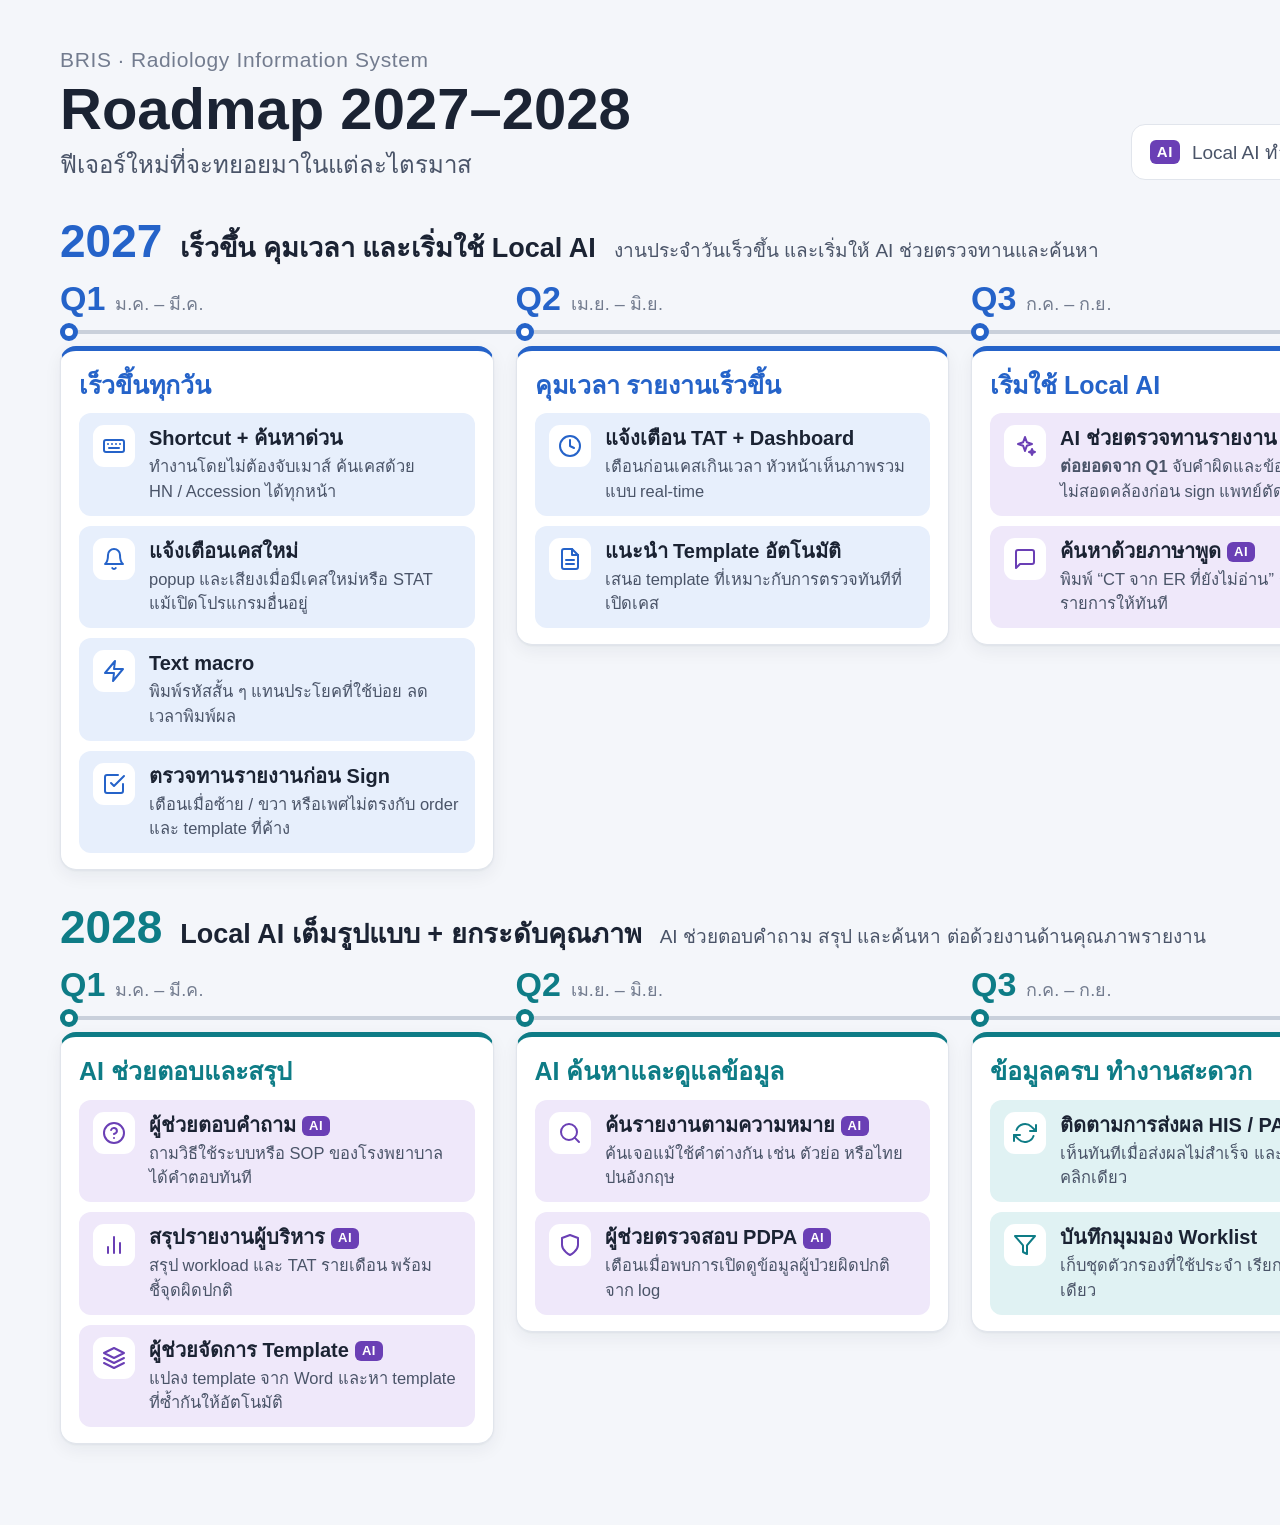
<file: new_features/bris_roadmap_2027-2028_customer.html>
<!doctype html>
<html lang="th">
  <head>
    <meta charset="utf-8" />
    <title>BRIS Roadmap 2027–2028</title>
    <style>
      :root {
        --bg: #f4f6fa;
        --surface: #ffffff;
        --text: #1b2333;
        --text-2: #4a5468;
        --muted: #737c8f;
        --border: #e1e5ec;
        --track: #c9d0db;
        --ai: #6a3fb5;
        --ai-soft: #efe8fa;
        --blue: #2563c9;
        --blue-soft: #e7effc;
        --teal: #0e7c86;
        --teal-soft: #e0f2f3;
      }
      html,
      body {
        margin: 0;
      }
      body {
        width: 1920px;
        background: var(--bg);
        color: var(--text);
        font-family:
          'Leelawadee UI', 'Sarabun', 'Noto Sans Thai', Tahoma, sans-serif;
      }
      .page {
        padding: 48px 60px 34px;
      }

      header {
        display: flex;
        justify-content: space-between;
        align-items: flex-end;
        gap: 40px;
      }
      header .eyebrow {
        font-size: 21px;
        color: var(--muted);
        letter-spacing: 0.03em;
      }
      header h1 {
        font-size: 58px;
        line-height: 1.15;
        margin: 4px 0 2px;
      }
      header .sub {
        font-size: 24px;
        color: var(--text-2);
      }
      .legend {
        display: flex;
        align-items: center;
        gap: 12px;
        font-size: 19px;
        color: var(--text-2);
        background: var(--surface);
        border: 1px solid var(--border);
        border-radius: 14px;
        padding: 12px 18px;
        margin-bottom: 4px;
      }

      .year {
        margin-top: 34px;
      }
      .year-head {
        display: flex;
        align-items: baseline;
        gap: 18px;
        margin-bottom: 12px;
      }
      .yr {
        font-size: 46px;
        font-weight: 700;
        line-height: 1;
        color: var(--c);
      }
      .yr-theme {
        font-size: 27px;
        font-weight: 700;
      }
      .yr-sub {
        font-size: 19px;
        color: var(--text-2);
      }

      .road {
        display: grid;
        grid-template-columns: repeat(4, 1fr);
        gap: 22px;
        align-items: start;
      }
      .col {
        min-width: 0;
      }
      .qhead {
        display: flex;
        align-items: baseline;
        gap: 10px;
      }
      .qno {
        font-size: 34px;
        font-weight: 700;
        line-height: 1;
        color: var(--c);
      }
      .qmon {
        font-size: 18px;
        color: var(--muted);
      }
      .track {
        position: relative;
        height: 28px;
      }
      .track::before {
        content: '';
        position: absolute;
        left: 0;
        right: -22px;
        top: 50%;
        height: 4px;
        margin-top: -2px;
        background: var(--track);
      }
      .col:last-child .track::before {
        right: 14px;
      }
      .col:last-child .track::after {
        content: '';
        position: absolute;
        right: 0;
        top: 50%;
        margin-top: -9px;
        border: 9px solid transparent;
        border-left: 15px solid var(--track);
        border-right: 0;
      }
      .track .dot {
        position: absolute;
        left: 0;
        top: 50%;
        width: 18px;
        height: 18px;
        margin-top: -9px;
        border-radius: 50%;
        background: var(--surface);
        border: 5px solid var(--c);
        box-sizing: border-box;
      }
      .panel {
        background: var(--surface);
        border: 1px solid var(--border);
        border-top: 5px solid var(--c);
        border-radius: 16px;
        padding: 18px 18px 16px;
        box-shadow:
          0 1px 2px rgba(20, 30, 50, 0.05),
          0 6px 18px rgba(20, 30, 50, 0.06);
      }
      .theme {
        font-size: 25px;
        font-weight: 700;
        line-height: 1.3;
        color: var(--c);
      }
      .items {
        display: grid;
        gap: 10px;
        margin-top: 12px;
      }
      .item {
        display: flex;
        gap: 14px;
        align-items: flex-start;
        background: var(--soft);
        border-radius: 12px;
        padding: 12px 14px;
      }
      .item.ai {
        background: var(--ai-soft);
      }
      .ic {
        flex: none;
        width: 42px;
        height: 42px;
        border-radius: 11px;
        background: var(--surface);
        color: var(--c);
        display: flex;
        align-items: center;
        justify-content: center;
      }
      .item.ai .ic {
        color: var(--ai);
      }
      .ic svg {
        width: 24px;
        height: 24px;
        fill: none;
        stroke: currentColor;
        stroke-width: 2;
        stroke-linecap: round;
        stroke-linejoin: round;
      }
      .t {
        font-size: 20px;
        font-weight: 700;
        line-height: 1.35;
      }
      .b {
        font-size: 16.5px;
        line-height: 1.5;
        color: var(--text-2);
        margin-top: 2px;
      }
      .pill {
        display: inline-block;
        vertical-align: 2px;
        margin-left: 6px;
        font-size: 13px;
        font-weight: 700;
        letter-spacing: 0.04em;
        color: #fff;
        background: var(--ai);
        border-radius: 6px;
        padding: 0 7px;
        line-height: 1.6;
      }
      .legend .pill {
        margin: 0;
        font-size: 15px;
      }
      .nw {
        white-space: nowrap;
      }

      .y2027 {
        --c: var(--blue);
        --soft: var(--blue-soft);
      }
      .y2028 {
        --c: var(--teal);
        --soft: var(--teal-soft);
      }

      footer {
        margin-top: 22px;
        font-size: 16px;
        color: var(--muted);
        text-align: right;
      }
    </style>
  </head>
  <body>
    <div class="page">
      <header>
        <div>
          <div class="eyebrow">BRIS · Radiology Information System</div>
          <h1>Roadmap 2027–2028</h1>
          <div class="sub">ฟีเจอร์ใหม่ที่จะทยอยมาในแต่ละไตรมาส</div>
        </div>
        <div class="legend">
          <span class="pill">AI</span>
          <span
            >Local AI ทำงานใน server ของโรงพยาบาล ·
            ข้อมูลผู้ป่วยไม่ออกนอกโรงพยาบาล</span
          >
        </div>
      </header>

      <!-- ================= 2027 ================= -->
      <section class="year y2027">
        <div class="year-head">
          <span class="yr">2027</span>
          <span class="yr-theme">เร็วขึ้น คุมเวลา และเริ่มใช้ Local AI</span>
          <span class="yr-sub"
            >งานประจำวันเร็วขึ้น และเริ่มให้ AI ช่วยตรวจทานและค้นหา</span
          >
        </div>
        <div class="road">
          <div class="col">
            <div class="qhead">
              <span class="qno">Q1</span><span class="qmon">ม.ค. – มี.ค.</span>
            </div>
            <div class="track"><span class="dot"></span></div>
            <div class="panel">
              <div class="theme">เร็วขึ้นทุกวัน</div>
              <div class="items">
                <div class="item">
                  <div class="ic">
                    <svg viewBox="0 0 24 24">
                      <rect x="2" y="6" width="20" height="12" rx="2" />
                      <path
                        d="M6 10h.01M10 10h.01M14 10h.01M18 10h.01M7 14h10"
                      />
                    </svg>
                  </div>
                  <div>
                    <div class="t">Shortcut + ค้นหาด่วน</div>
                    <div class="b">
                      ทำงานโดยไม่ต้องจับเมาส์ ค้นเคสด้วย
                      HN&nbsp;/&nbsp;Accession ได้ทุกหน้า
                    </div>
                  </div>
                </div>
                <div class="item">
                  <div class="ic">
                    <svg viewBox="0 0 24 24">
                      <path d="M18 8a6 6 0 0 0-12 0c0 7-3 9-3 9h18s-3-2-3-9" />
                      <path d="M13.73 21a2 2 0 0 1-3.46 0" />
                    </svg>
                  </div>
                  <div>
                    <div class="t">แจ้งเตือนเคสใหม่</div>
                    <div class="b">
                      popup และเสียงเมื่อมีเคสใหม่หรือ STAT
                      <span class="nw">แม้เปิดโปรแกรมอื่นอยู่</span>
                    </div>
                  </div>
                </div>
                <div class="item">
                  <div class="ic">
                    <svg viewBox="0 0 24 24">
                      <polygon points="13 2 3 14 12 14 11 22 21 10 12 10 13 2" />
                    </svg>
                  </div>
                  <div>
                    <div class="t">Text macro</div>
                    <div class="b">
                      พิมพ์รหัสสั้น ๆ แทนประโยคที่ใช้บ่อย
                      ลด<span class="nw">เวลาพิมพ์ผล</span>
                    </div>
                  </div>
                </div>
                <div class="item">
                  <div class="ic">
                    <svg viewBox="0 0 24 24">
                      <polyline points="9 11 12 14 22 4" />
                      <path
                        d="M21 12v7a2 2 0 0 1-2 2H5a2 2 0 0 1-2-2V5a2 2 0 0 1 2-2h11"
                      />
                    </svg>
                  </div>
                  <div>
                    <div class="t">ตรวจทานรายงานก่อน Sign</div>
                    <div class="b">
                      เตือนเมื่อซ้าย&nbsp;/&nbsp;ขวา หรือเพศไม่ตรงกับ order
                      และ template ที่ค้าง
                    </div>
                  </div>
                </div>
              </div>
            </div>
          </div>

          <div class="col">
            <div class="qhead">
              <span class="qno">Q2</span><span class="qmon">เม.ย. – มิ.ย.</span>
            </div>
            <div class="track"><span class="dot"></span></div>
            <div class="panel">
              <div class="theme">คุมเวลา รายงานเร็วขึ้น</div>
              <div class="items">
                <div class="item">
                  <div class="ic">
                    <svg viewBox="0 0 24 24">
                      <circle cx="12" cy="12" r="10" />
                      <polyline points="12 6 12 12 16 14" />
                    </svg>
                  </div>
                  <div>
                    <div class="t">แจ้งเตือน TAT + Dashboard</div>
                    <div class="b">
                      เตือนก่อนเคสเกินเวลา หัวหน้าเห็นภาพรวมแบบ real-time
                    </div>
                  </div>
                </div>
                <div class="item">
                  <div class="ic">
                    <svg viewBox="0 0 24 24">
                      <path
                        d="M14 2H6a2 2 0 0 0-2 2v16a2 2 0 0 0 2 2h12a2 2 0 0 0 2-2V8z"
                      />
                      <polyline points="14 2 14 8 20 8" />
                      <line x1="16" y1="13" x2="8" y2="13" />
                      <line x1="16" y1="17" x2="8" y2="17" />
                    </svg>
                  </div>
                  <div>
                    <div class="t">แนะนำ Template อัตโนมัติ</div>
                    <div class="b">
                      เสนอ template ที่เหมาะกับการตรวจทันทีที่<span class="nw"
                        >เปิดเคส</span
                      >
                    </div>
                  </div>
                </div>
              </div>
            </div>
          </div>

          <div class="col">
            <div class="qhead">
              <span class="qno">Q3</span><span class="qmon">ก.ค. – ก.ย.</span>
            </div>
            <div class="track"><span class="dot"></span></div>
            <div class="panel">
              <div class="theme">เริ่มใช้ Local AI</div>
              <div class="items">
                <div class="item ai">
                  <div class="ic">
                    <svg viewBox="0 0 24 24">
                      <path
                        d="M12 3l1.8 5.2L19 10l-5.2 1.8L12 17l-1.8-5.2L5 10l5.2-1.8z"
                      />
                      <path
                        d="M19 15l.8 2.2L22 18l-2.2.8L19 21l-.8-2.2L16 18l2.2-.8z"
                      />
                    </svg>
                  </div>
                  <div>
                    <div class="t">
                      AI ช่วยตรวจทานรายงาน<span class="pill">AI</span>
                    </div>
                    <div class="b">
                      <b class="nw">ต่อยอดจาก Q1</b> จับคำผิดและข้อความ<span class="nw"
                        >ไม่สอดคล้อง</span
                      >ก่อน sign <span class="nw">แพทย์ตัดสินใจเอง</span>
                    </div>
                  </div>
                </div>
                <div class="item ai">
                  <div class="ic">
                    <svg viewBox="0 0 24 24">
                      <path
                        d="M21 15a2 2 0 0 1-2 2H7l-4 4V5a2 2 0 0 1 2-2h14a2 2 0 0 1 2 2z"
                      />
                    </svg>
                  </div>
                  <div>
                    <div class="t">
                      ค้นหาด้วยภาษาพูด<span class="pill">AI</span>
                    </div>
                    <div class="b">
                      พิมพ์ <span class="nw">“CT จาก ER ที่ยังไม่อ่าน”</span>
                      ระบบกรองรายการให้ทันที
                    </div>
                  </div>
                </div>
              </div>
            </div>
          </div>

          <div class="col">
            <div class="qhead">
              <span class="qno">Q4</span><span class="qmon">ต.ค. – ธ.ค.</span>
            </div>
            <div class="track"><span class="dot"></span></div>
            <div class="panel">
              <div class="theme">ผู้ป่วยไม่หลุดการติดตาม</div>
              <div class="items">
                <div class="item">
                  <div class="ic">
                    <svg viewBox="0 0 24 24">
                      <rect x="3" y="4" width="18" height="18" rx="2" />
                      <line x1="16" y1="2" x2="16" y2="6" />
                      <line x1="8" y1="2" x2="8" y2="6" />
                      <line x1="3" y1="10" x2="21" y2="10" />
                      <path d="m9 16 2 2 4-4" />
                    </svg>
                  </div>
                  <div>
                    <div class="t">ติดตามนัดตรวจซ้ำ</div>
                    <div class="b">
                      รวบรวมคำแนะนำตรวจซ้ำ แจ้งเมื่อครบกำหนด
                      <span class="nw">ผู้ป่วยไม่หลุดการติดตาม</span>
                    </div>
                  </div>
                </div>
                <div class="item ai">
                  <div class="ic">
                    <svg viewBox="0 0 24 24">
                      <path
                        d="M16 4h2a2 2 0 0 1 2 2v14a2 2 0 0 1-2 2H6a2 2 0 0 1-2-2V6a2 2 0 0 1 2-2h2"
                      />
                      <rect x="8" y="2" width="8" height="4" rx="1" />
                      <path d="m9 14 2 2 4-4" />
                    </svg>
                  </div>
                  <div>
                    <div class="t">
                      AI ดึงคำแนะนำตรวจซ้ำ<span class="pill">AI</span>
                    </div>
                    <div class="b">
                      <b class="nw">ต่อยอดจากติดตามนัดตรวจซ้ำ</b>
                      อ่านคำแนะนำในรายงาน แล้วเสนอเข้ารายการติดตามให้ยืนยัน
                    </div>
                  </div>
                </div>
              </div>
            </div>
          </div>
        </div>
      </section>

      <!-- ================= 2028 ================= -->
      <section class="year y2028">
        <div class="year-head">
          <span class="yr">2028</span>
          <span class="yr-theme">Local AI เต็มรูปแบบ + ยกระดับคุณภาพ</span>
          <span class="yr-sub"
            >AI ช่วยตอบคำถาม สรุป และค้นหา ต่อด้วยงานด้านคุณภาพรายงาน</span
          >
        </div>
        <div class="road">
          <div class="col">
            <div class="qhead">
              <span class="qno">Q1</span><span class="qmon">ม.ค. – มี.ค.</span>
            </div>
            <div class="track"><span class="dot"></span></div>
            <div class="panel">
              <div class="theme">AI ช่วยตอบและสรุป</div>
              <div class="items">
                <div class="item ai">
                  <div class="ic">
                    <svg viewBox="0 0 24 24">
                      <circle cx="12" cy="12" r="10" />
                      <path d="M9.09 9a3 3 0 0 1 5.83 1c0 2-3 3-3 3" />
                      <line x1="12" y1="17" x2="12.01" y2="17" />
                    </svg>
                  </div>
                  <div>
                    <div class="t">
                      ผู้ช่วยตอบคำถาม<span class="pill">AI</span>
                    </div>
                    <div class="b">
                      ถามวิธีใช้ระบบหรือ SOP ของโรงพยาบาล
                      ได้<span class="nw">คำตอบทันที</span>
                    </div>
                  </div>
                </div>
                <div class="item ai">
                  <div class="ic">
                    <svg viewBox="0 0 24 24">
                      <line x1="18" y1="20" x2="18" y2="10" />
                      <line x1="12" y1="20" x2="12" y2="4" />
                      <line x1="6" y1="20" x2="6" y2="14" />
                    </svg>
                  </div>
                  <div>
                    <div class="t">
                      สรุปรายงานผู้บริหาร<span class="pill">AI</span>
                    </div>
                    <div class="b">
                      สรุป workload และ TAT รายเดือน
                      พร้อม<span class="nw">ชี้จุดผิดปกติ</span>
                    </div>
                  </div>
                </div>
                <div class="item ai">
                  <div class="ic">
                    <svg viewBox="0 0 24 24">
                      <polygon points="12 2 2 7 12 12 22 7 12 2" />
                      <polyline points="2 17 12 22 22 17" />
                      <polyline points="2 12 12 17 22 12" />
                    </svg>
                  </div>
                  <div>
                    <div class="t">
                      ผู้ช่วยจัดการ Template<span class="pill">AI</span>
                    </div>
                    <div class="b">
                      แปลง template จาก Word และหา template
                      ที่ซ้ำกันให้อัตโนมัติ
                    </div>
                  </div>
                </div>
              </div>
            </div>
          </div>

          <div class="col">
            <div class="qhead">
              <span class="qno">Q2</span><span class="qmon">เม.ย. – มิ.ย.</span>
            </div>
            <div class="track"><span class="dot"></span></div>
            <div class="panel">
              <div class="theme">AI ค้นหาและดูแลข้อมูล</div>
              <div class="items">
                <div class="item ai">
                  <div class="ic">
                    <svg viewBox="0 0 24 24">
                      <circle cx="11" cy="11" r="8" />
                      <line x1="21" y1="21" x2="16.65" y2="16.65" />
                    </svg>
                  </div>
                  <div>
                    <div class="t">
                      ค้นรายงานตามความหมาย<span class="pill">AI</span>
                    </div>
                    <div class="b">
                      ค้นเจอแม้ใช้คำต่างกัน เช่น ตัวย่อ หรือไทยปนอังกฤษ
                    </div>
                  </div>
                </div>
                <div class="item ai">
                  <div class="ic">
                    <svg viewBox="0 0 24 24">
                      <path d="M12 22s8-4 8-10V5l-8-3-8 3v7c0 6 8 10 8 10z" />
                    </svg>
                  </div>
                  <div>
                    <div class="t">
                      ผู้ช่วยตรวจสอบ PDPA<span class="pill">AI</span>
                    </div>
                    <div class="b">
                      เตือนเมื่อพบการเปิดดูข้อมูลผู้ป่วยผิดปกติจาก log
                    </div>
                  </div>
                </div>
              </div>
            </div>
          </div>

          <div class="col">
            <div class="qhead">
              <span class="qno">Q3</span><span class="qmon">ก.ค. – ก.ย.</span>
            </div>
            <div class="track"><span class="dot"></span></div>
            <div class="panel">
              <div class="theme">ข้อมูลครบ ทำงานสะดวก</div>
              <div class="items">
                <div class="item">
                  <div class="ic">
                    <svg viewBox="0 0 24 24">
                      <polyline points="23 4 23 10 17 10" />
                      <polyline points="1 20 1 14 7 14" />
                      <path
                        d="M3.51 9a9 9 0 0 1 14.85-3.36L23 10M1 14l4.64 4.36A9 9 0 0 0 20.49 15"
                      />
                    </svg>
                  </div>
                  <div>
                    <div class="t">ติดตามการส่งผล HIS&nbsp;/&nbsp;PACS</div>
                    <div class="b">
                      เห็นทันทีเมื่อส่งผลไม่สำเร็จ และส่งซ้ำได้ในคลิกเดียว
                    </div>
                  </div>
                </div>
                <div class="item">
                  <div class="ic">
                    <svg viewBox="0 0 24 24">
                      <polygon
                        points="22 3 2 3 10 12.46 10 19 14 21 14 12.46 22 3"
                      />
                    </svg>
                  </div>
                  <div>
                    <div class="t">บันทึกมุมมอง Worklist</div>
                    <div class="b">
                      เก็บชุดตัวกรองที่ใช้ประจำ เรียกใช้ได้ในคลิกเดียว
                    </div>
                  </div>
                </div>
              </div>
            </div>
          </div>

          <div class="col">
            <div class="qhead">
              <span class="qno">Q4</span><span class="qmon">ต.ค. – ธ.ค.</span>
            </div>
            <div class="track"><span class="dot"></span></div>
            <div class="panel">
              <div class="theme">ยกระดับคุณภาพรายงาน</div>
              <div class="items">
                <div class="item">
                  <div class="ic">
                    <svg viewBox="0 0 24 24">
                      <rect x="3" y="3" width="18" height="18" rx="2" />
                      <line x1="12" y1="3" x2="12" y2="21" />
                    </svg>
                  </div>
                  <div>
                    <div class="t">เทียบผลเก่า + ดูการแก้ไข</div>
                    <div class="b">
                      เปิดผลเก่าคู่กับรายงานที่กำลังพิมพ์
                      เห็นจุดที่แก้ในแต่ละ version
                    </div>
                  </div>
                </div>
                <div class="item">
                  <div class="ic">
                    <svg viewBox="0 0 24 24">
                      <path d="M17 21v-2a4 4 0 0 0-4-4H5a4 4 0 0 0-4 4v2" />
                      <circle cx="9" cy="7" r="4" />
                      <path d="M23 21v-2a4 4 0 0 0-3-3.87" />
                      <path d="M16 3.13a4 4 0 0 1 0 7.75" />
                    </svg>
                  </div>
                  <div>
                    <div class="t">Peer review</div>
                    <div class="b">
                      สุ่มรายงานให้รังสีแพทย์อีกท่านประเมินแบบ<span class="nw"
                        >ไม่ระบุตัวตน</span
                      >
                      พร้อมสรุปรายเดือน
                    </div>
                  </div>
                </div>
              </div>
            </div>
          </div>
        </div>
      </section>

      <footer>แผนอาจปรับเปลี่ยนตามความเหมาะสม</footer>
    </div>
  </body>
</html>
</file>
<file: user_documentation/assets/style.css>
/* Vantyx — คู่มือการใช้งาน (Frontend UI) · โทนเดียวกับ presentation/index.html */
:root {
  --sidebar-w: 292px;
  --topbar-h: 60px;
  /* ธีมมืด (ค่าเริ่มต้น) — โทนเดียวกับ presentation/index.html */
  --navy: #0b1220;
  --navy-2: #111a2e;
  --panel: #13203a;
  --surface: rgba(19, 32, 58, 0.78);
  --surface-2: rgba(19, 32, 58, 0.6);
  --th-bg: rgba(19, 32, 58, 0.9);
  --input-bg: rgba(19, 32, 58, 0.9);
  --topbar-bg: rgba(11, 18, 32, 0.92);
  --sidebar-bg: rgba(11, 18, 32, 0.86);
  --grid-line: rgba(34, 211, 238, 0.035);
  --glow: #123f52;
  --line: rgba(148, 163, 184, 0.2);
  --line-2: rgba(148, 163, 184, 0.34);
  --hover-bg: rgba(148, 163, 184, 0.08);
  --teal: #0e7490;
  --cyan: #22d3ee;
  --cyan-soft: rgba(34, 211, 238, 0.12);
  --cyan-ring: rgba(34, 211, 238, 0.18);
  --cyan-flash: rgba(34, 211, 238, 0.22);
  --heading: #ffffff;
  --text: #e2e8f0;
  --text-2: #cbd5e1;
  --muted: #94a3b8;
  --brand-sub: #7dd3fc;
  --code-fg: #e0f2fe;
  --code-bg: rgba(148, 163, 184, 0.12);
  --perm-fg: #fde68a;
  --perm-bg: rgba(251, 191, 36, 0.08);
  --perm-line: rgba(251, 191, 36, 0.25);
  --ui-fg: #ffffff;
  --ui-bg: rgba(34, 211, 238, 0.12);
  --ui-line: rgba(34, 211, 238, 0.35);
  --mark-bg: #facc15;
  --mark-fg: #0b1220;
  --green: #4ade80;
  --amber: #fbbf24;
  --red: #f87171;
  --tip-bg: rgba(74, 222, 128, 0.07);
  --tip-line: rgba(74, 222, 128, 0.3);
  --warn-bg: rgba(251, 191, 36, 0.07);
  --warn-line: rgba(251, 191, 36, 0.32);
  --danger-bg: rgba(248, 113, 113, 0.08);
  --danger-line: rgba(248, 113, 113, 0.35);
  --note-bg: rgba(34, 211, 238, 0.06);
  --note-line: rgba(34, 211, 238, 0.28);
  --shadow: rgba(0, 0, 0, 0.35);
  --shadow-pop: rgba(0, 0, 0, 0.45);
  --scrim: rgba(3, 7, 18, 0.6);
  /* สีไอคอน = theme ของหน้าเว็บ (createAppTheme.ts + MUI colors) */
  --ic-info: #38bdf8;
  --ic-teal: #4db6ac;
  --ic-cyan: #80deea;
  --ic-green: #24c55f;
  --ic-grey: #9e9e9e;
  --ic-warn: #fbbf24;
  --ic-err: #f87171;
  color-scheme: dark;
}
/* ธีมสว่าง — palette เดียวกับโหมดสว่างของเว็บ (text #0F172A, primary teal #0E7490) */
:root[data-theme='light'] {
  --navy: #f4f7fb;
  --navy-2: #ffffff;
  --panel: #ffffff;
  --surface: #ffffff;
  --surface-2: #ffffff;
  --th-bg: #eef3f8;
  --input-bg: #ffffff;
  --topbar-bg: rgba(255, 255, 255, 0.92);
  --sidebar-bg: rgba(255, 255, 255, 0.9);
  --grid-line: rgba(14, 116, 144, 0.045);
  --glow: #d5eef6;
  --line: rgba(15, 23, 42, 0.1);
  --line-2: rgba(15, 23, 42, 0.18);
  --hover-bg: rgba(15, 23, 42, 0.05);
  --teal: #0e7490;
  --cyan: #0e7490;
  --cyan-soft: rgba(14, 116, 144, 0.1);
  --cyan-ring: rgba(14, 116, 144, 0.18);
  --cyan-flash: rgba(14, 116, 144, 0.18);
  --heading: #0f172a;
  --text: #1e293b;
  --text-2: #334155;
  --muted: #64748b;
  --brand-sub: #0e7490;
  --code-fg: #0c4a6e;
  --code-bg: rgba(15, 23, 42, 0.05);
  --perm-fg: #92400e;
  --perm-bg: rgba(217, 119, 6, 0.08);
  --perm-line: rgba(217, 119, 6, 0.3);
  --ui-fg: #0f172a;
  --ui-bg: rgba(14, 116, 144, 0.08);
  --ui-line: rgba(14, 116, 144, 0.35);
  --mark-bg: #fde047;
  --mark-fg: #0f172a;
  --green: #15803d;
  --amber: #b45309;
  --red: #dc2626;
  --tip-bg: rgba(22, 163, 74, 0.07);
  --tip-line: rgba(22, 163, 74, 0.3);
  --warn-bg: rgba(217, 119, 6, 0.07);
  --warn-line: rgba(217, 119, 6, 0.32);
  --danger-bg: rgba(220, 38, 38, 0.06);
  --danger-line: rgba(220, 38, 38, 0.3);
  --note-bg: rgba(2, 132, 199, 0.06);
  --note-line: rgba(2, 132, 199, 0.28);
  --shadow: rgba(15, 23, 42, 0.12);
  --shadow-pop: rgba(15, 23, 42, 0.18);
  --scrim: rgba(15, 23, 42, 0.4);
  --ic-info: #0284c7;
  --ic-teal: #00796b;
  --ic-cyan: #00acc1;
  --ic-green: #16a34a;
  --ic-grey: #616161;
  --ic-warn: #d97706;
  --ic-err: #dc2626;
  color-scheme: light;
}
* {
  box-sizing: border-box;
}
html {
  scroll-padding-top: calc(var(--topbar-h) + 16px);
}
html,
body {
  margin: 0;
}
body {
  background:
    linear-gradient(var(--grid-line) 1px, transparent 1px) 0 0 / 32px 32px,
    linear-gradient(90deg, var(--grid-line) 1px, transparent 1px) 0 0 / 32px 32px,
    radial-gradient(1100px 600px at 100% -10%, var(--glow) 0%, transparent 60%),
    var(--navy);
  background-attachment: fixed;
  color: var(--text);
  font-family: 'IBM Plex Sans Thai', 'IBM Plex Sans', 'Segoe UI', Tahoma, sans-serif;
  font-size: 16px;
  line-height: 1.75;
  -webkit-font-smoothing: antialiased;
}
a {
  color: var(--cyan);
  text-decoration: none;
}
a:hover {
  text-decoration: underline;
}

/* ---------- top bar ---------- */
.topbar {
  position: fixed;
  inset: 0 0 auto 0;
  height: var(--topbar-h);
  z-index: 40;
  display: flex;
  align-items: center;
  gap: 14px;
  padding: 0 20px;
  background: var(--topbar-bg);
  backdrop-filter: blur(8px);
  border-bottom: 1px solid var(--line);
}
.menu-btn {
  display: none;
  width: 40px;
  height: 40px;
  border-radius: 10px;
  border: 1px solid var(--line-2);
  background: transparent;
  color: var(--text);
  cursor: pointer;
  flex: none;
}
.menu-btn svg {
  width: 22px;
  height: 22px;
}
.brand {
  display: flex;
  align-items: center;
  gap: 10px;
  color: var(--heading);
  flex: none;
  text-decoration: none;
}
.brand:hover {
  text-decoration: none;
}
.brand svg {
  width: 32px;
  height: 32px;
}
.brand b {
  font-family: 'IBM Plex Sans', sans-serif;
  letter-spacing: 0.2em;
  font-size: 15px;
}
.brand span {
  display: block;
  font-size: 11.5px;
  color: var(--brand-sub);
  letter-spacing: 0.04em;
  line-height: 1.2;
}
.brand .txt {
  line-height: 1.25;
}
.search {
  position: relative;
  flex: 1;
  max-width: 560px;
  margin-left: auto;
}
.search input {
  width: 100%;
  height: 40px;
  border-radius: 10px;
  border: 1px solid var(--line-2);
  background: var(--input-bg);
  color: var(--text);
  font: inherit;
  font-size: 15px;
  padding: 0 64px 0 40px;
  outline: none;
}
.search input:focus {
  border-color: var(--cyan);
  box-shadow: 0 0 0 3px var(--cyan-ring);
}
.search .ico {
  position: absolute;
  left: 12px;
  top: 10px;
  width: 20px;
  height: 20px;
  color: var(--muted);
  pointer-events: none;
}
.search kbd {
  position: absolute;
  right: 10px;
  top: 9px;
  font: 12px 'IBM Plex Sans', sans-serif;
  color: var(--muted);
  border: 1px solid var(--line-2);
  border-radius: 6px;
  padding: 1px 7px;
}
.search input:focus ~ kbd,
.search input:not(:placeholder-shown) ~ kbd {
  display: none;
}
.suggest {
  position: absolute;
  top: 46px;
  left: 0;
  right: 0;
  background: var(--panel);
  border: 1px solid var(--line-2);
  border-radius: 12px;
  box-shadow: 0 18px 40px var(--shadow-pop);
  overflow: hidden;
  display: none;
}
.suggest.open {
  display: block;
}
.suggest a {
  display: block;
  padding: 10px 14px;
  color: var(--text);
  border-bottom: 1px solid var(--line);
  text-decoration: none;
}
.suggest a:last-child {
  border-bottom: 0;
}
.suggest a.active,
.suggest a:hover {
  background: var(--cyan-soft);
}
.suggest .s-title {
  font-weight: 600;
  font-size: 14.5px;
}
.suggest .s-path {
  font-size: 12px;
  color: var(--cyan);
}
.suggest .s-snip {
  font-size: 13px;
  color: var(--muted);
  line-height: 1.5;
  display: -webkit-box;
  -webkit-line-clamp: 2;
  -webkit-box-orient: vertical;
  overflow: hidden;
}
.suggest mark {
  background: var(--mark-bg);
  color: var(--mark-fg);
  border-radius: 3px;
  padding: 0 1px;
}
.suggest .empty {
  padding: 12px 14px;
  color: var(--muted);
  font-size: 14px;
}
.theme-btn {
  width: 40px;
  height: 40px;
  border-radius: 10px;
  border: 1px solid var(--line-2);
  background: transparent;
  color: var(--text);
  cursor: pointer;
  flex: none;
  display: inline-flex;
  align-items: center;
  justify-content: center;
}
.theme-btn:hover {
  background: var(--hover-bg);
  border-color: var(--cyan);
}
.theme-btn svg.ic {
  width: 22px;
  height: 22px;
  vertical-align: 0;
}
.top-link {
  color: var(--text-2);
  font-size: 14px;
  white-space: nowrap;
  flex: none;
}

/* ---------- sidebar ---------- */
.sidebar {
  position: fixed;
  top: var(--topbar-h);
  bottom: 0;
  left: 0;
  width: var(--sidebar-w);
  overflow-y: auto;
  padding: 18px 12px 40px;
  background: var(--sidebar-bg);
  border-right: 1px solid var(--line);
  z-index: 30;
  scrollbar-width: thin;
}
.nav-group {
  margin-bottom: 14px;
}
.nav-group > p {
  margin: 0 0 4px;
  padding: 0 10px;
  font-family: 'IBM Plex Sans', 'IBM Plex Sans Thai', sans-serif;
  font-size: 11.5px;
  letter-spacing: 0.12em;
  text-transform: uppercase;
  color: var(--muted);
  font-weight: 600;
}
.nav-group a.nav {
  display: flex;
  align-items: center;
  gap: 10px;
  padding: 6px 10px;
  border-radius: 8px;
  color: var(--text-2);
  font-size: 14.5px;
  text-decoration: none;
  border-left: 3px solid transparent;
}
.nav-group a.nav:hover {
  background: var(--hover-bg);
  color: var(--heading);
}
.nav-group a.nav.active {
  background: var(--cyan-soft);
  color: var(--heading);
  font-weight: 600;
  border-left-color: var(--cyan);
}
.nav-group a.nav .n {
  font: 12px 'IBM Plex Sans', sans-serif;
  color: var(--muted);
  width: 22px;
  flex: none;
}
.toc {
  margin: 2px 0 6px 34px;
  padding-left: 10px;
  border-left: 1px solid var(--line-2);
}
.toc a {
  display: block;
  font-size: 13.5px;
  color: var(--muted);
  padding: 3px 6px;
  border-radius: 6px;
  line-height: 1.45;
  text-decoration: none;
}
.toc a:hover,
.toc a.on {
  color: var(--cyan);
  background: var(--hover-bg);
}
.scrim {
  display: none;
}

/* ---------- content ---------- */
main {
  margin-left: var(--sidebar-w);
  padding: calc(var(--topbar-h) + 28px) 48px 64px;
}
.page {
  display: none;
  max-width: 1060px;
  margin: 0 auto;
}
.page.show {
  display: block;
}
.crumb {
  font-size: 13px;
  color: var(--cyan);
  letter-spacing: 0.06em;
  margin: 0 0 6px;
}
.page h1 {
  font-size: 34px;
  line-height: 1.3;
  margin: 0 0 10px;
  color: var(--heading);
}
.lead {
  font-size: 17px;
  color: var(--text-2);
  margin: 0 0 22px;
}
.page h2 {
  font-size: 24px;
  color: var(--heading);
  margin: 44px 0 12px;
  padding-top: 18px;
  border-top: 1px solid var(--line);
  line-height: 1.35;
}
.page h3 {
  font-size: 19px;
  color: var(--heading);
  margin: 28px 0 8px;
  line-height: 1.4;
}
.page h4 {
  font-size: 16px;
  color: var(--text);
  margin: 18px 0 6px;
}
.page p,
.page li {
  color: var(--text-2);
}
.page ul,
.page ol {
  padding-left: 24px;
}
.page li {
  margin: 3px 0;
}
.flash {
  animation: flash 1.6s ease;
}
@keyframes flash {
  0%,
  40% {
    background: var(--cyan-flash);
    box-shadow: 0 0 0 8px var(--cyan-flash);
    border-radius: 6px;
  }
  100% {
    background: transparent;
    box-shadow: 0 0 0 8px transparent;
  }
}

/* meta strip: route + permission */
.meta {
  display: flex;
  flex-wrap: wrap;
  gap: 8px 18px;
  font-size: 13.5px;
  color: var(--muted);
  margin: -4px 0 18px;
}
.meta b {
  color: var(--text-2);
  font-weight: 500;
}
code,
.perm,
.path {
  font-family: 'IBM Plex Mono', Consolas, 'Courier New', monospace;
  font-size: 0.86em;
  background: var(--code-bg);
  border: 1px solid var(--line);
  border-radius: 6px;
  padding: 1px 6px;
  color: var(--code-fg);
  white-space: nowrap;
}
.perm {
  display: inline-block;
  font-family: 'IBM Plex Sans Thai', 'IBM Plex Sans', 'Segoe UI', Tahoma, sans-serif;
  font-size: 0.85em;
  font-weight: 500;
  white-space: normal;
  line-height: 1.5;
  cursor: help;
  color: var(--perm-fg);
  background: var(--perm-bg);
  border-color: var(--perm-line);
}
.ui {
  display: inline-block;
  font-weight: 600;
  color: var(--ui-fg);
  background: var(--ui-bg);
  border: 1px solid var(--ui-line);
  border-radius: 6px;
  padding: 0 7px;
  line-height: 1.6;
  font-size: 0.92em;
}

/* ไอคอนชุดเดียวกับหน้าเว็บ (sprite ใน index.html) — สีตามธีมของเว็บ */
svg.ic {
  display: inline-block;
  width: 1.2em;
  height: 1.2em;
  vertical-align: -0.24em;
  fill: currentColor;
  flex: none;
}
svg.ic.c-info {
  color: var(--ic-info);
}
svg.ic.c-teal {
  color: var(--ic-teal);
}
svg.ic.c-cyan {
  color: var(--ic-cyan);
}
svg.ic.c-green {
  color: var(--ic-green);
}
svg.ic.c-grey {
  color: var(--ic-grey);
}
svg.ic.c-warn {
  color: var(--ic-warn);
}
svg.ic.c-err {
  color: var(--ic-err);
}
svg.ic.c-muted {
  color: var(--muted);
}
.ui svg.ic {
  width: 1.05em;
  height: 1.05em;
  vertical-align: -0.18em;
}
.xbox {
  display: inline-block;
  padding: 0 7px;
  border-radius: 8px;
  background: rgba(0, 0, 0, 0.9);
  border: 1px solid rgba(255, 255, 255, 0.3);
  color: red;
  font-weight: 700;
  font-size: 0.85em;
  line-height: 1.5;
}

/* figures */
figure {
  margin: 18px 0 24px;
}
figure img {
  display: block;
  max-width: 100%;
  height: auto;
  border-radius: 10px;
  border: 1px solid var(--line-2);
  box-shadow: 0 14px 34px var(--shadow);
  cursor: zoom-in;
  background: var(--navy-2);
}
figure.narrow img {
  max-width: min(100%, 560px);
}
figure.phone img {
  max-width: min(100%, 300px);
}
.phones {
  display: flex;
  flex-wrap: wrap;
  gap: 18px;
}
.phones figure {
  margin: 10px 0;
}
figcaption {
  font-size: 13.5px;
  color: var(--muted);
  margin-top: 8px;
}
figcaption::before {
  content: 'รูปที่ ' attr(data-n) ' · ';
  color: var(--cyan);
  font-weight: 600;
}

/* callouts */
.tip,
.warn,
.danger,
.note {
  border-radius: 10px;
  padding: 12px 16px 12px 46px;
  margin: 16px 0;
  position: relative;
  border: 1px solid;
  font-size: 15px;
}
.tip p,
.warn p,
.danger p,
.note p {
  margin: 4px 0;
}
.tip ul,
.warn ul,
.danger ul,
.note ul {
  margin: 4px 0;
}
.tip::before,
.warn::before,
.danger::before,
.note::before {
  position: absolute;
  left: 15px;
  top: 12px;
  font-size: 17px;
  line-height: 1.6;
}
.tip {
  background: var(--tip-bg);
  border-color: var(--tip-line);
}
.tip::before {
  content: '💡';
}
.warn {
  background: var(--warn-bg);
  border-color: var(--warn-line);
}
.warn::before {
  content: '⚠️';
}
.danger {
  background: var(--danger-bg);
  border-color: var(--danger-line);
}
.danger::before {
  content: '⛔';
}
.note {
  background: var(--note-bg);
  border-color: var(--note-line);
}
.note::before {
  content: 'ℹ️';
}

/* steps */
ol.steps {
  counter-reset: s;
  list-style: none;
  padding-left: 0;
}
ol.steps > li {
  counter-increment: s;
  position: relative;
  padding-left: 42px;
  margin: 10px 0;
}
ol.steps > li::before {
  content: counter(s);
  position: absolute;
  left: 0;
  top: 1px;
  width: 28px;
  height: 28px;
  border-radius: 50%;
  background: var(--teal);
  color: #fff;
  font: 600 14px/28px 'IBM Plex Sans', sans-serif;
  text-align: center;
}

/* tables */
.tbl {
  overflow-x: auto;
  margin: 14px 0 22px;
  border: 1px solid var(--line);
  border-radius: 10px;
}
table {
  border-collapse: collapse;
  width: 100%;
  font-size: 14.5px;
}
th,
td {
  text-align: left;
  vertical-align: top;
  padding: 9px 12px;
  border-bottom: 1px solid var(--line);
}
th {
  background: var(--th-bg);
  color: var(--heading);
  font-weight: 600;
  white-space: nowrap;
}
td {
  color: var(--text-2);
}
tr:last-child td {
  border-bottom: 0;
}
td:first-child {
  color: var(--text);
}

/* cards (home) */
.cards {
  display: grid;
  grid-template-columns: repeat(auto-fill, minmax(230px, 1fr));
  gap: 14px;
  margin: 18px 0;
}
.card {
  display: block;
  padding: 16px 18px;
  border-radius: 12px;
  background: var(--surface);
  border: 1px solid var(--line-2);
  border-top: 3px solid var(--cyan);
  color: inherit;
  text-decoration: none;
  transition:
    transform 0.15s ease,
    border-color 0.15s ease;
}
.card:hover {
  transform: translateY(-2px);
  border-color: var(--cyan);
  text-decoration: none;
}
.card b {
  display: block;
  color: var(--heading);
  font-size: 16px;
  margin-bottom: 2px;
}
.card span {
  font-size: 13.5px;
  color: var(--muted);
  line-height: 1.55;
  display: block;
}
.chip {
  display: inline-block;
  font-size: 12.5px;
  padding: 1px 9px;
  border-radius: 999px;
  border: 1px solid var(--line-2);
  color: var(--text);
  white-space: nowrap;
}
.chip.g {
  border-color: rgba(74, 222, 128, 0.5);
  color: var(--green);
}
.chip.y {
  border-color: rgba(251, 191, 36, 0.5);
  color: var(--amber);
}
.chip.r {
  border-color: rgba(248, 113, 113, 0.5);
  color: var(--red);
}

/* pager */
.pager {
  display: flex;
  justify-content: space-between;
  gap: 14px;
  margin-top: 56px;
  padding-top: 20px;
  border-top: 1px solid var(--line);
}
.pager a {
  flex: 1;
  max-width: 48%;
  padding: 12px 16px;
  border-radius: 10px;
  border: 1px solid var(--line-2);
  background: var(--surface-2);
  color: var(--heading);
  text-decoration: none;
}
.pager a:hover {
  border-color: var(--cyan);
  text-decoration: none;
}
.pager a small {
  display: block;
  color: var(--muted);
  font-size: 12.5px;
}
.pager a.next {
  text-align: right;
  margin-left: auto;
}

/* lightbox */
.lightbox {
  position: fixed;
  inset: 0;
  z-index: 100;
  display: none;
  align-items: center;
  justify-content: center;
  padding: 24px;
  background: rgba(3, 7, 18, 0.9);
  cursor: zoom-out;
}
.lightbox.open {
  display: flex;
}
.lightbox img {
  max-width: 100%;
  max-height: 100%;
  border-radius: 8px;
  box-shadow: 0 20px 60px rgba(0, 0, 0, 0.6);
}
.lightbox p {
  position: absolute;
  bottom: 10px;
  left: 0;
  right: 0;
  text-align: center;
  color: #cbd5e1;
  font-size: 14px;
  margin: 0;
  padding: 0 16px;
}

footer.doc-foot {
  margin-left: var(--sidebar-w);
  padding: 0 48px 28px;
  color: var(--muted);
  font-size: 12.5px;
  text-align: center;
}

/* ---------- responsive ---------- */
@media (max-width: 1080px) {
  .menu-btn {
    display: inline-flex;
    align-items: center;
    justify-content: center;
  }
  .sidebar {
    transform: translateX(-100%);
    transition: transform 0.2s ease;
    background: var(--navy-2);
    box-shadow: 10px 0 30px var(--shadow-pop);
    z-index: 50;
  }
  body.nav-open .sidebar {
    transform: none;
  }
  body.nav-open .scrim {
    display: block;
    position: fixed;
    inset: var(--topbar-h) 0 0 0;
    background: var(--scrim);
    z-index: 45;
  }
  main,
  footer.doc-foot {
    margin-left: 0;
  }
  main {
    padding: calc(var(--topbar-h) + 22px) 28px 56px;
  }
}
@media (max-width: 720px) {
  .topbar {
    padding: 0 12px;
    gap: 10px;
  }
  .brand .txt,
  .top-link,
  .search kbd {
    display: none;
  }
  .search input {
    padding-right: 12px;
  }
  .suggest {
    position: fixed;
    top: calc(var(--topbar-h) - 4px);
    left: 8px;
    right: 8px;
  }
  main {
    padding: calc(var(--topbar-h) + 18px) 16px 48px;
  }
  footer.doc-foot {
    padding: 0 16px 24px;
  }
  .page h1 {
    font-size: 27px;
  }
  .page h2 {
    font-size: 21px;
  }
  .lead {
    font-size: 16px;
  }
  .pager {
    flex-direction: column;
  }
  .pager a {
    max-width: none;
  }
  .tip,
  .warn,
  .danger,
  .note {
    padding-left: 40px;
  }
  .tip::before,
  .warn::before,
  .danger::before,
  .note::before {
    left: 12px;
  }
  th,
  td {
    padding: 8px 10px;
  }
  table {
    min-width: 560px;
  }
}
</file>
<file: shared/site-nav.css>
/* เมนู "หน้าทั้งหมด" — ใช้ร่วมทุกหน้าใน presentation (markup สร้างโดย site-nav.js)
   ปุ่มใช้สีตัวอักษรของแถบที่วางอยู่ (currentColor) จึงเข้ากับทั้งแถบมืดและสว่าง
   แผงรายการเป็นโทน navy ของแบรนด์เสมอ ไม่ว่าหน้านั้นจะอยู่โหมดไหน */
.sn {
  position: relative;
  flex: none;
}
.sn-btn {
  display: inline-flex;
  align-items: center;
  gap: 6px;
  height: 40px;
  padding: 0 8px 0 12px;
  border-radius: 10px;
  border: 1px solid rgba(148, 163, 184, 0.45);
  background: transparent;
  color: inherit;
  font: inherit;
  font-size: 14px;
  line-height: 1;
  white-space: nowrap;
  cursor: pointer;
}
.sn-btn:hover,
.sn-btn:focus-visible,
.sn.is-open .sn-btn {
  border-color: #22d3ee;
  background: rgba(34, 211, 238, 0.1);
  outline: none;
}
.sn-ic,
.sn-caret {
  width: 18px;
  height: 18px;
  fill: currentColor;
  flex: none;
}
.sn-caret {
  transition: transform 0.15s ease;
}
.sn.is-open .sn-caret {
  transform: rotate(180deg);
}

.sn-panel {
  position: absolute;
  top: calc(100% + 8px);
  right: 0;
  z-index: 100;
  width: min(340px, calc(100vw - 48px));
  max-height: calc(100vh - 96px);
  overflow-y: auto;
  padding: 6px 8px 8px;
  border-radius: 12px;
  background: #13203a;
  border: 1px solid rgba(148, 163, 184, 0.24);
  box-shadow: 0 18px 44px rgba(2, 6, 23, 0.45);
  text-align: left;
  color: #e2e8f0;
}
.sn-panel[hidden] {
  display: none;
}
.sn .sn-group {
  margin: 12px 12px 4px;
  font-size: 11px;
  font-weight: 600;
  letter-spacing: 0.14em;
  text-transform: uppercase;
  color: #7dd3fc;
}
.sn .sn-group:first-child {
  margin-top: 6px;
}
.sn .sn-item {
  position: relative;
  display: block;
  padding: 8px 12px 8px 10px;
  border-left: 3px solid transparent;
  border-radius: 8px;
  color: #e2e8f0;
  text-decoration: none;
}
.sn .sn-item:hover,
.sn .sn-item:focus-visible {
  background: rgba(34, 211, 238, 0.1);
  color: #e2e8f0;
  text-decoration: none;
  outline: none;
}
.sn .sn-item b {
  display: block;
  padding-right: 64px;
  font-size: 14.5px;
  font-weight: 600;
  line-height: 1.4;
  color: #ffffff;
}
.sn .sn-item span {
  display: block;
  margin-top: 1px;
  font-size: 12.5px;
  line-height: 1.45;
  color: #94a3b8;
}
.sn .sn-item.is-current {
  background: rgba(34, 211, 238, 0.14);
  border-left-color: #22d3ee;
}
.sn .sn-item em {
  position: absolute;
  top: 9px;
  right: 10px;
  padding: 0 8px;
  border: 1px solid rgba(34, 211, 238, 0.45);
  border-radius: 999px;
  font-size: 11px;
  font-style: normal;
  line-height: 18px;
  color: #22d3ee;
}

/* จอแคบ: เหลือไอคอน — แผงกว้างเกือบเต็มจอ ชิดขวาใต้ปุ่ม */
@media (max-width: 560px) {
  .sn-label {
    display: none;
  }
  .sn-btn {
    padding: 0 4px 0 8px;
  }
}
@media print {
  .sn {
    display: none;
  }
}
</file>
<file: viewer_documentation/assets/style.css>
/* Vantyx Viewer — คู่มือการใช้งาน · ใช้โครงเดียวกับ user_documentation (คู่มือ VNA) */
:root {
  --sidebar-w: 292px;
  --topbar-h: 60px;
  /* ธีมมืด (ค่าเริ่มต้น) — โทนเดียวกับ presentation/index.html */
  --navy: #0b1220;
  --navy-2: #111a2e;
  --panel: #13203a;
  --surface: rgba(19, 32, 58, 0.78);
  --surface-2: rgba(19, 32, 58, 0.6);
  --th-bg: rgba(19, 32, 58, 0.9);
  --input-bg: rgba(19, 32, 58, 0.9);
  --topbar-bg: rgba(11, 18, 32, 0.92);
  --sidebar-bg: rgba(11, 18, 32, 0.86);
  --grid-line: rgba(34, 211, 238, 0.035);
  --glow: #123f52;
  --line: rgba(148, 163, 184, 0.2);
  --line-2: rgba(148, 163, 184, 0.34);
  --hover-bg: rgba(148, 163, 184, 0.08);
  --teal: #0e7490;
  --cyan: #22d3ee;
  --cyan-soft: rgba(34, 211, 238, 0.12);
  --cyan-ring: rgba(34, 211, 238, 0.18);
  --cyan-flash: rgba(34, 211, 238, 0.22);
  --heading: #ffffff;
  --text: #e2e8f0;
  --text-2: #cbd5e1;
  --muted: #94a3b8;
  --brand-sub: #7dd3fc;
  --code-fg: #e0f2fe;
  --code-bg: rgba(148, 163, 184, 0.12);
  --perm-fg: #fde68a;
  --perm-bg: rgba(251, 191, 36, 0.08);
  --perm-line: rgba(251, 191, 36, 0.25);
  --ui-fg: #ffffff;
  --ui-bg: rgba(34, 211, 238, 0.12);
  --ui-line: rgba(34, 211, 238, 0.35);
  --mark-bg: #facc15;
  --mark-fg: #0b1220;
  --green: #4ade80;
  --amber: #fbbf24;
  --red: #f87171;
  --tip-bg: rgba(74, 222, 128, 0.07);
  --tip-line: rgba(74, 222, 128, 0.3);
  --warn-bg: rgba(251, 191, 36, 0.07);
  --warn-line: rgba(251, 191, 36, 0.32);
  --danger-bg: rgba(248, 113, 113, 0.08);
  --danger-line: rgba(248, 113, 113, 0.35);
  --note-bg: rgba(34, 211, 238, 0.06);
  --note-line: rgba(34, 211, 238, 0.28);
  --shadow: rgba(0, 0, 0, 0.35);
  --shadow-pop: rgba(0, 0, 0, 0.45);
  --scrim: rgba(3, 7, 18, 0.6);
  /* สีไอคอน = theme ของหน้าเว็บ (createAppTheme.ts + MUI colors) */
  --ic-info: #38bdf8;
  --ic-teal: #4db6ac;
  --ic-cyan: #80deea;
  --ic-green: #24c55f;
  --ic-grey: #9e9e9e;
  --ic-warn: #fbbf24;
  --ic-err: #f87171;
  color-scheme: dark;
}
/* ธีมสว่าง — palette เดียวกับโหมดสว่างของเว็บ (text #0F172A, primary teal #0E7490) */
:root[data-theme='light'] {
  --navy: #f4f7fb;
  --navy-2: #ffffff;
  --panel: #ffffff;
  --surface: #ffffff;
  --surface-2: #ffffff;
  --th-bg: #eef3f8;
  --input-bg: #ffffff;
  --topbar-bg: rgba(255, 255, 255, 0.92);
  --sidebar-bg: rgba(255, 255, 255, 0.9);
  --grid-line: rgba(14, 116, 144, 0.045);
  --glow: #d5eef6;
  --line: rgba(15, 23, 42, 0.1);
  --line-2: rgba(15, 23, 42, 0.18);
  --hover-bg: rgba(15, 23, 42, 0.05);
  --teal: #0e7490;
  --cyan: #0e7490;
  --cyan-soft: rgba(14, 116, 144, 0.1);
  --cyan-ring: rgba(14, 116, 144, 0.18);
  --cyan-flash: rgba(14, 116, 144, 0.18);
  --heading: #0f172a;
  --text: #1e293b;
  --text-2: #334155;
  --muted: #64748b;
  --brand-sub: #0e7490;
  --code-fg: #0c4a6e;
  --code-bg: rgba(15, 23, 42, 0.05);
  --perm-fg: #92400e;
  --perm-bg: rgba(217, 119, 6, 0.08);
  --perm-line: rgba(217, 119, 6, 0.3);
  --ui-fg: #0f172a;
  --ui-bg: rgba(14, 116, 144, 0.08);
  --ui-line: rgba(14, 116, 144, 0.35);
  --mark-bg: #fde047;
  --mark-fg: #0f172a;
  --green: #15803d;
  --amber: #b45309;
  --red: #dc2626;
  --tip-bg: rgba(22, 163, 74, 0.07);
  --tip-line: rgba(22, 163, 74, 0.3);
  --warn-bg: rgba(217, 119, 6, 0.07);
  --warn-line: rgba(217, 119, 6, 0.32);
  --danger-bg: rgba(220, 38, 38, 0.06);
  --danger-line: rgba(220, 38, 38, 0.3);
  --note-bg: rgba(2, 132, 199, 0.06);
  --note-line: rgba(2, 132, 199, 0.28);
  --shadow: rgba(15, 23, 42, 0.12);
  --shadow-pop: rgba(15, 23, 42, 0.18);
  --scrim: rgba(15, 23, 42, 0.4);
  --ic-info: #0284c7;
  --ic-teal: #00796b;
  --ic-cyan: #00acc1;
  --ic-green: #16a34a;
  --ic-grey: #616161;
  --ic-warn: #d97706;
  --ic-err: #dc2626;
  color-scheme: light;
}
* {
  box-sizing: border-box;
}
html {
  scroll-padding-top: calc(var(--topbar-h) + 16px);
}
html,
body {
  margin: 0;
}
body {
  background:
    linear-gradient(var(--grid-line) 1px, transparent 1px) 0 0 / 32px 32px,
    linear-gradient(90deg, var(--grid-line) 1px, transparent 1px) 0 0 / 32px 32px,
    radial-gradient(1100px 600px at 100% -10%, var(--glow) 0%, transparent 60%),
    var(--navy);
  background-attachment: fixed;
  color: var(--text);
  font-family: 'IBM Plex Sans Thai', 'IBM Plex Sans', 'Segoe UI', Tahoma, sans-serif;
  font-size: 16px;
  line-height: 1.75;
  -webkit-font-smoothing: antialiased;
}
a {
  color: var(--cyan);
  text-decoration: none;
}
a:hover {
  text-decoration: underline;
}

/* ---------- top bar ---------- */
.topbar {
  position: fixed;
  inset: 0 0 auto 0;
  height: var(--topbar-h);
  z-index: 40;
  display: flex;
  align-items: center;
  gap: 14px;
  padding: 0 20px;
  background: var(--topbar-bg);
  backdrop-filter: blur(8px);
  border-bottom: 1px solid var(--line);
}
.menu-btn {
  display: none;
  width: 40px;
  height: 40px;
  border-radius: 10px;
  border: 1px solid var(--line-2);
  background: transparent;
  color: var(--text);
  cursor: pointer;
  flex: none;
}
.menu-btn svg {
  width: 22px;
  height: 22px;
}
.brand {
  display: flex;
  align-items: center;
  gap: 10px;
  color: var(--heading);
  flex: none;
  text-decoration: none;
}
.brand:hover {
  text-decoration: none;
}
.brand svg {
  width: 32px;
  height: 32px;
}
.brand b {
  font-family: 'IBM Plex Sans', sans-serif;
  letter-spacing: 0.2em;
  font-size: 15px;
}
.brand span {
  display: block;
  font-size: 11.5px;
  color: var(--brand-sub);
  letter-spacing: 0.04em;
  line-height: 1.2;
}
.brand .txt {
  line-height: 1.25;
}
.search {
  position: relative;
  flex: 1;
  max-width: 560px;
  margin-left: auto;
}
.search input {
  width: 100%;
  height: 40px;
  border-radius: 10px;
  border: 1px solid var(--line-2);
  background: var(--input-bg);
  color: var(--text);
  font: inherit;
  font-size: 15px;
  padding: 0 64px 0 40px;
  outline: none;
}
.search input:focus {
  border-color: var(--cyan);
  box-shadow: 0 0 0 3px var(--cyan-ring);
}
.search .ico {
  position: absolute;
  left: 12px;
  top: 10px;
  width: 20px;
  height: 20px;
  color: var(--muted);
  pointer-events: none;
}
.search kbd {
  position: absolute;
  right: 10px;
  top: 9px;
  font: 12px 'IBM Plex Sans', sans-serif;
  color: var(--muted);
  border: 1px solid var(--line-2);
  border-radius: 6px;
  padding: 1px 7px;
}
.search input:focus ~ kbd,
.search input:not(:placeholder-shown) ~ kbd {
  display: none;
}
.suggest {
  position: absolute;
  top: 46px;
  left: 0;
  right: 0;
  background: var(--panel);
  border: 1px solid var(--line-2);
  border-radius: 12px;
  box-shadow: 0 18px 40px var(--shadow-pop);
  overflow: hidden;
  display: none;
}
.suggest.open {
  display: block;
}
.suggest a {
  display: block;
  padding: 10px 14px;
  color: var(--text);
  border-bottom: 1px solid var(--line);
  text-decoration: none;
}
.suggest a:last-child {
  border-bottom: 0;
}
.suggest a.active,
.suggest a:hover {
  background: var(--cyan-soft);
}
.suggest .s-title {
  font-weight: 600;
  font-size: 14.5px;
}
.suggest .s-path {
  font-size: 12px;
  color: var(--cyan);
}
.suggest .s-snip {
  font-size: 13px;
  color: var(--muted);
  line-height: 1.5;
  display: -webkit-box;
  -webkit-line-clamp: 2;
  -webkit-box-orient: vertical;
  overflow: hidden;
}
.suggest mark {
  background: var(--mark-bg);
  color: var(--mark-fg);
  border-radius: 3px;
  padding: 0 1px;
}
.suggest .empty {
  padding: 12px 14px;
  color: var(--muted);
  font-size: 14px;
}
.theme-btn {
  width: 40px;
  height: 40px;
  border-radius: 10px;
  border: 1px solid var(--line-2);
  background: transparent;
  color: var(--text);
  cursor: pointer;
  flex: none;
  display: inline-flex;
  align-items: center;
  justify-content: center;
}
.theme-btn:hover {
  background: var(--hover-bg);
  border-color: var(--cyan);
}
.theme-btn svg.ic {
  width: 22px;
  height: 22px;
  vertical-align: 0;
}
.top-link {
  color: var(--text-2);
  font-size: 14px;
  white-space: nowrap;
  flex: none;
}

/* ---------- sidebar ---------- */
.sidebar {
  position: fixed;
  top: var(--topbar-h);
  bottom: 0;
  left: 0;
  width: var(--sidebar-w);
  overflow-y: auto;
  padding: 18px 12px 40px;
  background: var(--sidebar-bg);
  border-right: 1px solid var(--line);
  z-index: 30;
  scrollbar-width: thin;
}
.nav-group {
  margin-bottom: 14px;
}
.nav-group > p {
  margin: 0 0 4px;
  padding: 0 10px;
  font-family: 'IBM Plex Sans', 'IBM Plex Sans Thai', sans-serif;
  font-size: 11.5px;
  letter-spacing: 0.12em;
  text-transform: uppercase;
  color: var(--muted);
  font-weight: 600;
}
.nav-group a.nav {
  display: flex;
  align-items: center;
  gap: 10px;
  padding: 6px 10px;
  border-radius: 8px;
  color: var(--text-2);
  font-size: 14.5px;
  text-decoration: none;
  border-left: 3px solid transparent;
}
.nav-group a.nav:hover {
  background: var(--hover-bg);
  color: var(--heading);
}
.nav-group a.nav.active {
  background: var(--cyan-soft);
  color: var(--heading);
  font-weight: 600;
  border-left-color: var(--cyan);
}
.nav-group a.nav .n {
  font: 12px 'IBM Plex Sans', sans-serif;
  color: var(--muted);
  width: 22px;
  flex: none;
}
.toc {
  margin: 2px 0 6px 34px;
  padding-left: 10px;
  border-left: 1px solid var(--line-2);
}
.toc a {
  display: block;
  font-size: 13.5px;
  color: var(--muted);
  padding: 3px 6px;
  border-radius: 6px;
  line-height: 1.45;
  text-decoration: none;
}
.toc a:hover,
.toc a.on {
  color: var(--cyan);
  background: var(--hover-bg);
}
.scrim {
  display: none;
}

/* ---------- content ---------- */
main {
  margin-left: var(--sidebar-w);
  padding: calc(var(--topbar-h) + 28px) 48px 64px;
}
.page {
  display: none;
  max-width: 1060px;
  margin: 0 auto;
}
.page.show {
  display: block;
}
.crumb {
  font-size: 13px;
  color: var(--cyan);
  letter-spacing: 0.06em;
  margin: 0 0 6px;
}
.page h1 {
  font-size: 34px;
  line-height: 1.3;
  margin: 0 0 10px;
  color: var(--heading);
}
.lead {
  font-size: 17px;
  color: var(--text-2);
  margin: 0 0 22px;
}
.page h2 {
  font-size: 24px;
  color: var(--heading);
  margin: 44px 0 12px;
  padding-top: 18px;
  border-top: 1px solid var(--line);
  line-height: 1.35;
}
.page h3 {
  font-size: 19px;
  color: var(--heading);
  margin: 28px 0 8px;
  line-height: 1.4;
}
.page h4 {
  font-size: 16px;
  color: var(--text);
  margin: 18px 0 6px;
}
.page p,
.page li {
  color: var(--text-2);
}
.page ul,
.page ol {
  padding-left: 24px;
}
.page li {
  margin: 3px 0;
}
.flash {
  animation: flash 1.6s ease;
}
@keyframes flash {
  0%,
  40% {
    background: var(--cyan-flash);
    box-shadow: 0 0 0 8px var(--cyan-flash);
    border-radius: 6px;
  }
  100% {
    background: transparent;
    box-shadow: 0 0 0 8px transparent;
  }
}

/* meta strip: route + permission */
.meta {
  display: flex;
  flex-wrap: wrap;
  gap: 8px 18px;
  font-size: 13.5px;
  color: var(--muted);
  margin: -4px 0 18px;
}
.meta b {
  color: var(--text-2);
  font-weight: 500;
}
code,
.perm,
.path {
  font-family: 'IBM Plex Mono', Consolas, 'Courier New', monospace;
  font-size: 0.86em;
  background: var(--code-bg);
  border: 1px solid var(--line);
  border-radius: 6px;
  padding: 1px 6px;
  color: var(--code-fg);
  white-space: nowrap;
}
.perm {
  display: inline-block;
  font-family: 'IBM Plex Sans Thai', 'IBM Plex Sans', 'Segoe UI', Tahoma, sans-serif;
  font-size: 0.85em;
  font-weight: 500;
  white-space: normal;
  line-height: 1.5;
  cursor: help;
  color: var(--perm-fg);
  background: var(--perm-bg);
  border-color: var(--perm-line);
}
.ui {
  display: inline-block;
  font-weight: 600;
  color: var(--ui-fg);
  background: var(--ui-bg);
  border: 1px solid var(--ui-line);
  border-radius: 6px;
  padding: 0 7px;
  line-height: 1.6;
  font-size: 0.92em;
}

/* ไอคอนชุดเดียวกับหน้าเว็บ (sprite ใน index.html) — สีตามธีมของเว็บ */
svg.ic {
  display: inline-block;
  width: 1.2em;
  height: 1.2em;
  vertical-align: -0.24em;
  fill: currentColor;
  flex: none;
}
svg.ic.c-info {
  color: var(--ic-info);
}
svg.ic.c-teal {
  color: var(--ic-teal);
}
svg.ic.c-cyan {
  color: var(--ic-cyan);
}
svg.ic.c-green {
  color: var(--ic-green);
}
svg.ic.c-grey {
  color: var(--ic-grey);
}
svg.ic.c-warn {
  color: var(--ic-warn);
}
svg.ic.c-err {
  color: var(--ic-err);
}
svg.ic.c-muted {
  color: var(--muted);
}
.ui svg.ic {
  width: 1.05em;
  height: 1.05em;
  vertical-align: -0.18em;
}
.xbox {
  display: inline-block;
  padding: 0 7px;
  border-radius: 8px;
  background: rgba(0, 0, 0, 0.9);
  border: 1px solid rgba(255, 255, 255, 0.3);
  color: red;
  font-weight: 700;
  font-size: 0.85em;
  line-height: 1.5;
}

/* figures */
figure {
  margin: 18px 0 24px;
}
figure img {
  display: block;
  max-width: 100%;
  height: auto;
  border-radius: 10px;
  border: 1px solid var(--line-2);
  box-shadow: 0 14px 34px var(--shadow);
  cursor: zoom-in;
  background: var(--navy-2);
}
figure.narrow img {
  max-width: min(100%, 560px);
}
figure.phone img {
  max-width: min(100%, 300px);
}
.phones {
  display: flex;
  flex-wrap: wrap;
  gap: 18px;
}
.phones figure {
  margin: 10px 0;
}
figcaption {
  font-size: 13.5px;
  color: var(--muted);
  margin-top: 8px;
}
figcaption::before {
  content: 'รูปที่ ' attr(data-n) ' · ';
  color: var(--cyan);
  font-weight: 600;
}

/* callouts */
.tip,
.warn,
.danger,
.note {
  border-radius: 10px;
  padding: 12px 16px 12px 46px;
  margin: 16px 0;
  position: relative;
  border: 1px solid;
  font-size: 15px;
}
.tip p,
.warn p,
.danger p,
.note p {
  margin: 4px 0;
}
.tip ul,
.warn ul,
.danger ul,
.note ul {
  margin: 4px 0;
}
.tip::before,
.warn::before,
.danger::before,
.note::before {
  position: absolute;
  left: 15px;
  top: 12px;
  font-size: 17px;
  line-height: 1.6;
}
.tip {
  background: var(--tip-bg);
  border-color: var(--tip-line);
}
.tip::before {
  content: '💡';
}
.warn {
  background: var(--warn-bg);
  border-color: var(--warn-line);
}
.warn::before {
  content: '⚠️';
}
.danger {
  background: var(--danger-bg);
  border-color: var(--danger-line);
}
.danger::before {
  content: '⛔';
}
.note {
  background: var(--note-bg);
  border-color: var(--note-line);
}
.note::before {
  content: 'ℹ️';
}

/* steps */
ol.steps {
  counter-reset: s;
  list-style: none;
  padding-left: 0;
}
ol.steps > li {
  counter-increment: s;
  position: relative;
  padding-left: 42px;
  margin: 10px 0;
}
ol.steps > li::before {
  content: counter(s);
  position: absolute;
  left: 0;
  top: 1px;
  width: 28px;
  height: 28px;
  border-radius: 50%;
  background: var(--teal);
  color: #fff;
  font: 600 14px/28px 'IBM Plex Sans', sans-serif;
  text-align: center;
}

/* tables */
.tbl {
  overflow-x: auto;
  margin: 14px 0 22px;
  border: 1px solid var(--line);
  border-radius: 10px;
}
table {
  border-collapse: collapse;
  width: 100%;
  font-size: 14.5px;
}
th,
td {
  text-align: left;
  vertical-align: top;
  padding: 9px 12px;
  border-bottom: 1px solid var(--line);
}
th {
  background: var(--th-bg);
  color: var(--heading);
  font-weight: 600;
  white-space: nowrap;
}
td {
  color: var(--text-2);
}
tr:last-child td {
  border-bottom: 0;
}
td:first-child {
  color: var(--text);
}

/* cards (home) */
.cards {
  display: grid;
  grid-template-columns: repeat(auto-fill, minmax(230px, 1fr));
  gap: 14px;
  margin: 18px 0;
}
.card {
  display: block;
  padding: 16px 18px;
  border-radius: 12px;
  background: var(--surface);
  border: 1px solid var(--line-2);
  border-top: 3px solid var(--cyan);
  color: inherit;
  text-decoration: none;
  transition:
    transform 0.15s ease,
    border-color 0.15s ease;
}
.card:hover {
  transform: translateY(-2px);
  border-color: var(--cyan);
  text-decoration: none;
}
.card b {
  display: block;
  color: var(--heading);
  font-size: 16px;
  margin-bottom: 2px;
}
.card span {
  font-size: 13.5px;
  color: var(--muted);
  line-height: 1.55;
  display: block;
}
.chip {
  display: inline-block;
  font-size: 12.5px;
  padding: 1px 9px;
  border-radius: 999px;
  border: 1px solid var(--line-2);
  color: var(--text);
  white-space: nowrap;
}
.chip.g {
  border-color: rgba(74, 222, 128, 0.5);
  color: var(--green);
}
.chip.y {
  border-color: rgba(251, 191, 36, 0.5);
  color: var(--amber);
}
.chip.r {
  border-color: rgba(248, 113, 113, 0.5);
  color: var(--red);
}

/* pager */
.pager {
  display: flex;
  justify-content: space-between;
  gap: 14px;
  margin-top: 56px;
  padding-top: 20px;
  border-top: 1px solid var(--line);
}
.pager a {
  flex: 1;
  max-width: 48%;
  padding: 12px 16px;
  border-radius: 10px;
  border: 1px solid var(--line-2);
  background: var(--surface-2);
  color: var(--heading);
  text-decoration: none;
}
.pager a:hover {
  border-color: var(--cyan);
  text-decoration: none;
}
.pager a small {
  display: block;
  color: var(--muted);
  font-size: 12.5px;
}
.pager a.next {
  text-align: right;
  margin-left: auto;
}

/* lightbox */
.lightbox {
  position: fixed;
  inset: 0;
  z-index: 100;
  display: none;
  align-items: center;
  justify-content: center;
  padding: 24px;
  background: rgba(3, 7, 18, 0.9);
  cursor: zoom-out;
}
.lightbox.open {
  display: flex;
}
.lightbox img {
  max-width: 100%;
  max-height: 100%;
  border-radius: 8px;
  box-shadow: 0 20px 60px rgba(0, 0, 0, 0.6);
}
.lightbox p {
  position: absolute;
  bottom: 10px;
  left: 0;
  right: 0;
  text-align: center;
  color: #cbd5e1;
  font-size: 14px;
  margin: 0;
  padding: 0 16px;
}

footer.doc-foot {
  margin-left: var(--sidebar-w);
  padding: 0 48px 28px;
  color: var(--muted);
  font-size: 12.5px;
  text-align: center;
}

/* ---------- responsive ---------- */
@media (max-width: 1080px) {
  .menu-btn {
    display: inline-flex;
    align-items: center;
    justify-content: center;
  }
  .sidebar {
    transform: translateX(-100%);
    transition: transform 0.2s ease;
    background: var(--navy-2);
    box-shadow: 10px 0 30px var(--shadow-pop);
    z-index: 50;
  }
  body.nav-open .sidebar {
    transform: none;
  }
  body.nav-open .scrim {
    display: block;
    position: fixed;
    inset: var(--topbar-h) 0 0 0;
    background: var(--scrim);
    z-index: 45;
  }
  main,
  footer.doc-foot {
    margin-left: 0;
  }
  main {
    padding: calc(var(--topbar-h) + 22px) 28px 56px;
  }
}
@media (max-width: 720px) {
  .topbar {
    padding: 0 12px;
    gap: 10px;
  }
  .brand .txt,
  .top-link,
  .search kbd {
    display: none;
  }
  .search input {
    padding-right: 12px;
  }
  .suggest {
    position: fixed;
    top: calc(var(--topbar-h) - 4px);
    left: 8px;
    right: 8px;
  }
  main {
    padding: calc(var(--topbar-h) + 18px) 16px 48px;
  }
  footer.doc-foot {
    padding: 0 16px 24px;
  }
  .page h1 {
    font-size: 27px;
  }
  .page h2 {
    font-size: 21px;
  }
  .lead {
    font-size: 16px;
  }
  .pager {
    flex-direction: column;
  }
  .pager a {
    max-width: none;
  }
  .tip,
  .warn,
  .danger,
  .note {
    padding-left: 40px;
  }
  .tip::before,
  .warn::before,
  .danger::before,
  .note::before {
    left: 12px;
  }
  th,
  td {
    padding: 8px 10px;
  }
  table {
    min-width: 560px;
  }
}

/* ---------- ปุ่มแบบเดียวกับใน Viewer (พื้นดำทั้งสองธีม — สีไอคอนตามของจริงใน viewer) ---------- */
.vk {
  display: inline-flex;
  align-items: center;
  justify-content: center;
  min-width: 1.75em;
  height: 1.75em;
  padding: 0 0.3em;
  border-radius: 6px;
  background: #121212;
  border: 1px solid #3a3a3a;
  color: #ffffff;
  vertical-align: -0.45em;
  gap: 0.25em;
  font-size: 0.95em;
  line-height: 1;
  white-space: nowrap;
}
.vk svg.ic {
  width: 1.15em;
  height: 1.15em;
  vertical-align: 0;
}
.vk.y {
  color: #ffeb3b;
}
.vk.r {
  color: #f44336;
}
.vk.b {
  color: #5c7cfa;
}
.vk.o {
  color: #ffa726;
}
.vk.g {
  color: #9e9e9e;
}
.vk .t {
  font-size: 0.85em;
  font-weight: 600;
}
kbd.key {
  display: inline-block;
  font: 600 0.82em 'IBM Plex Mono', Consolas, monospace;
  padding: 1px 7px;
  border-radius: 5px;
  border: 1px solid var(--line-2);
  border-bottom-width: 2px;
  background: var(--code-bg);
  color: var(--heading);
  white-space: nowrap;
}
</file>
